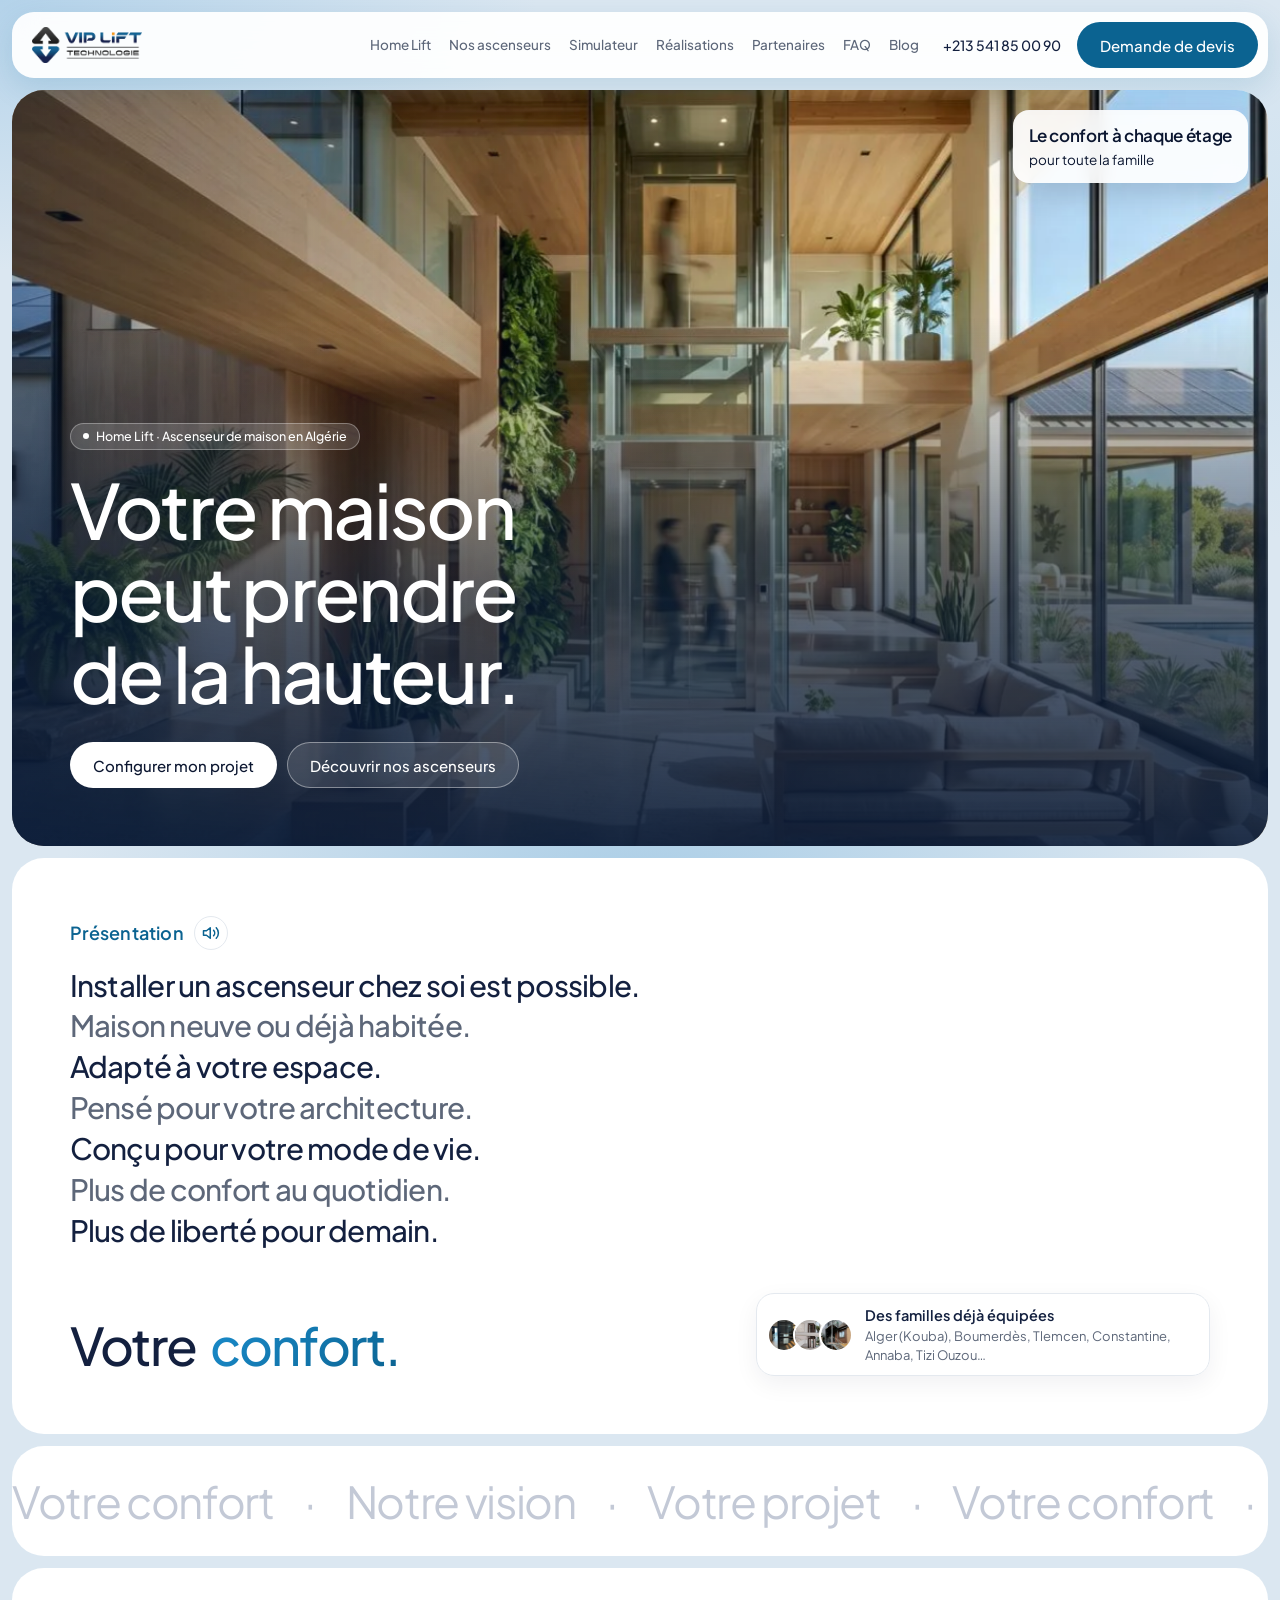
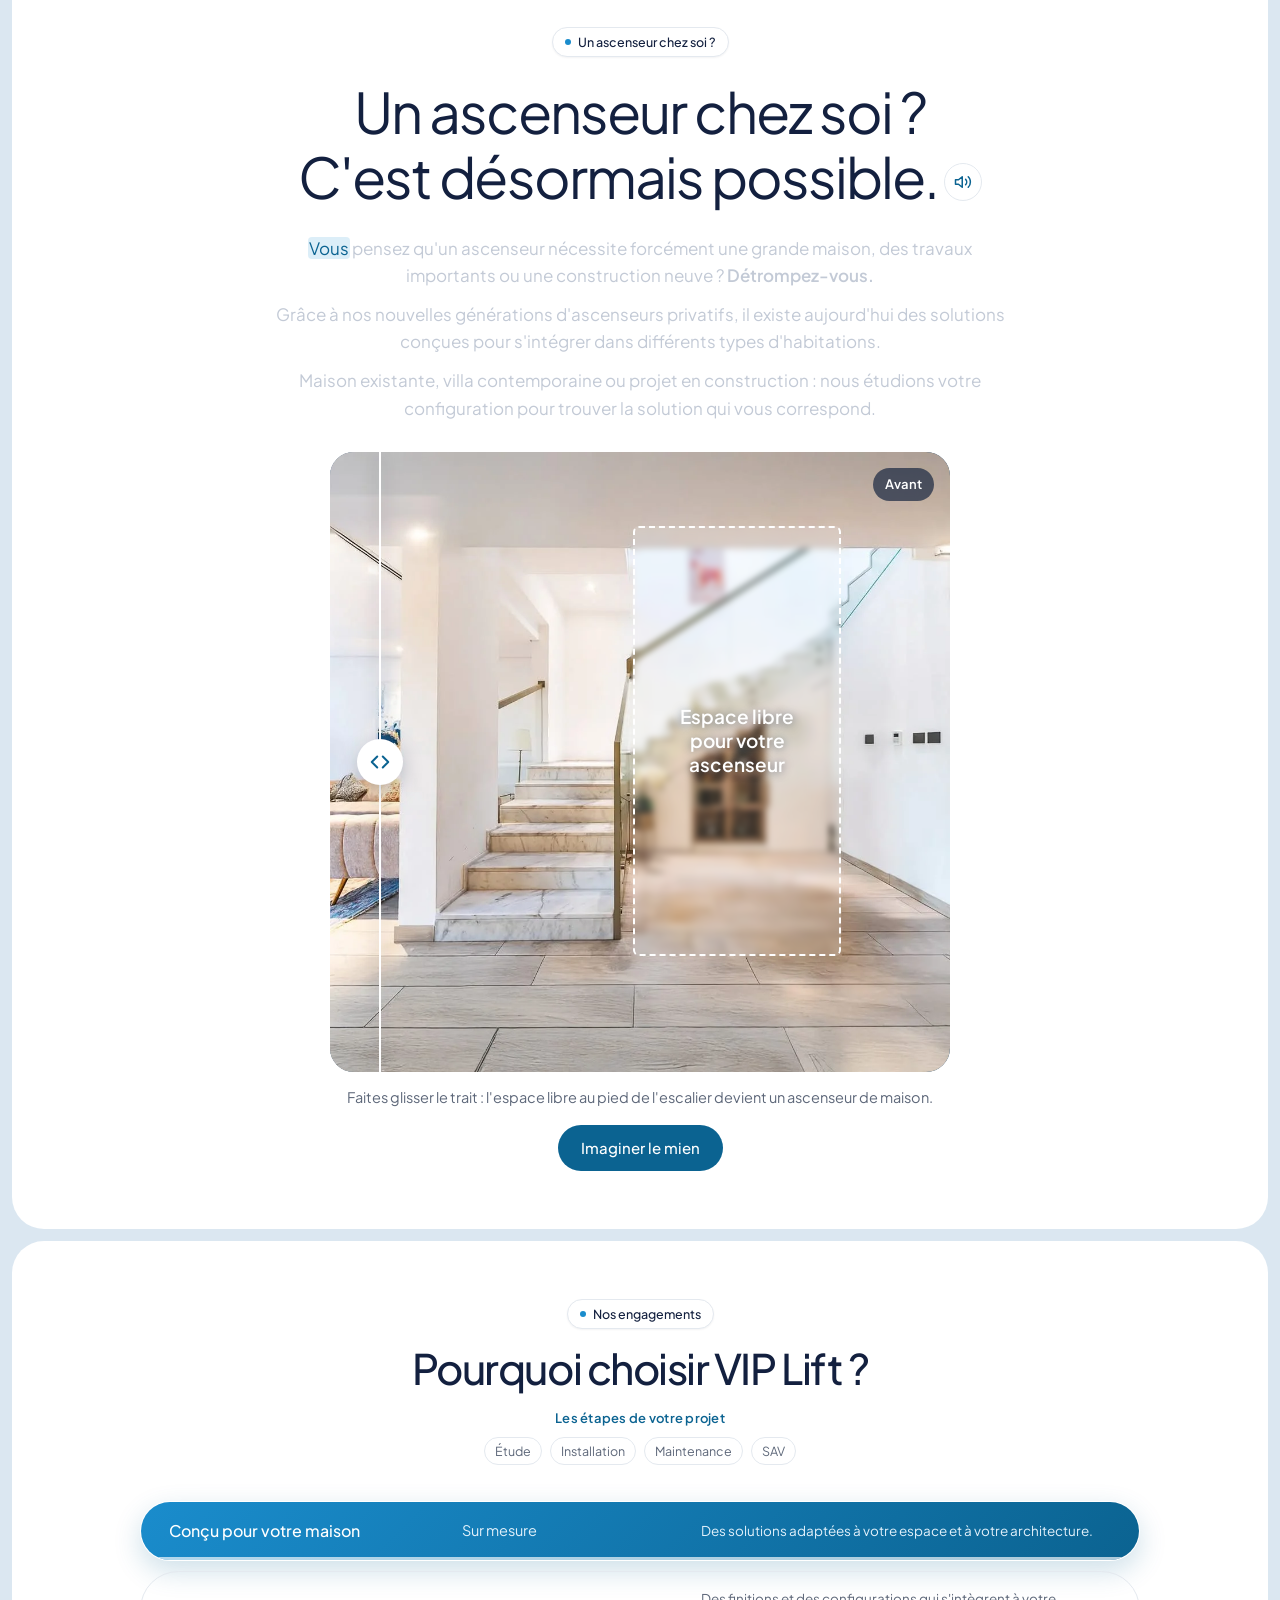
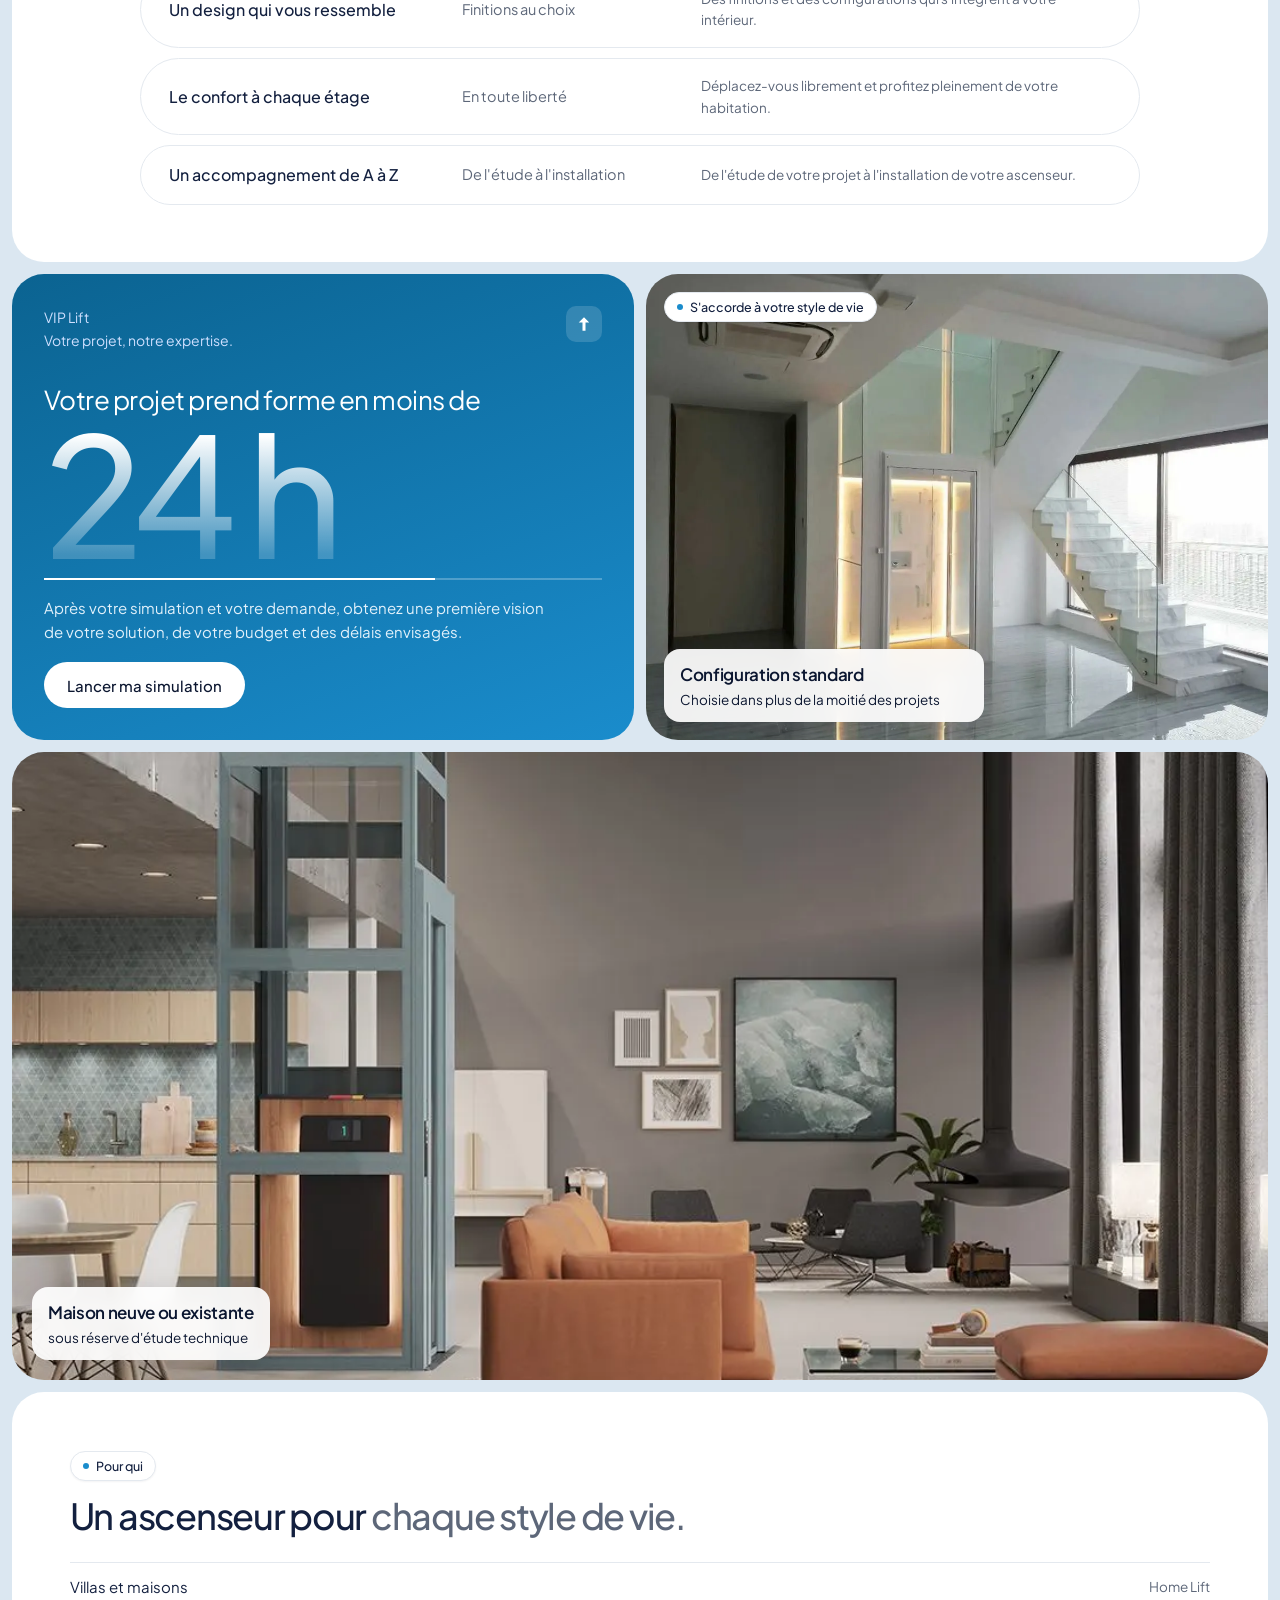
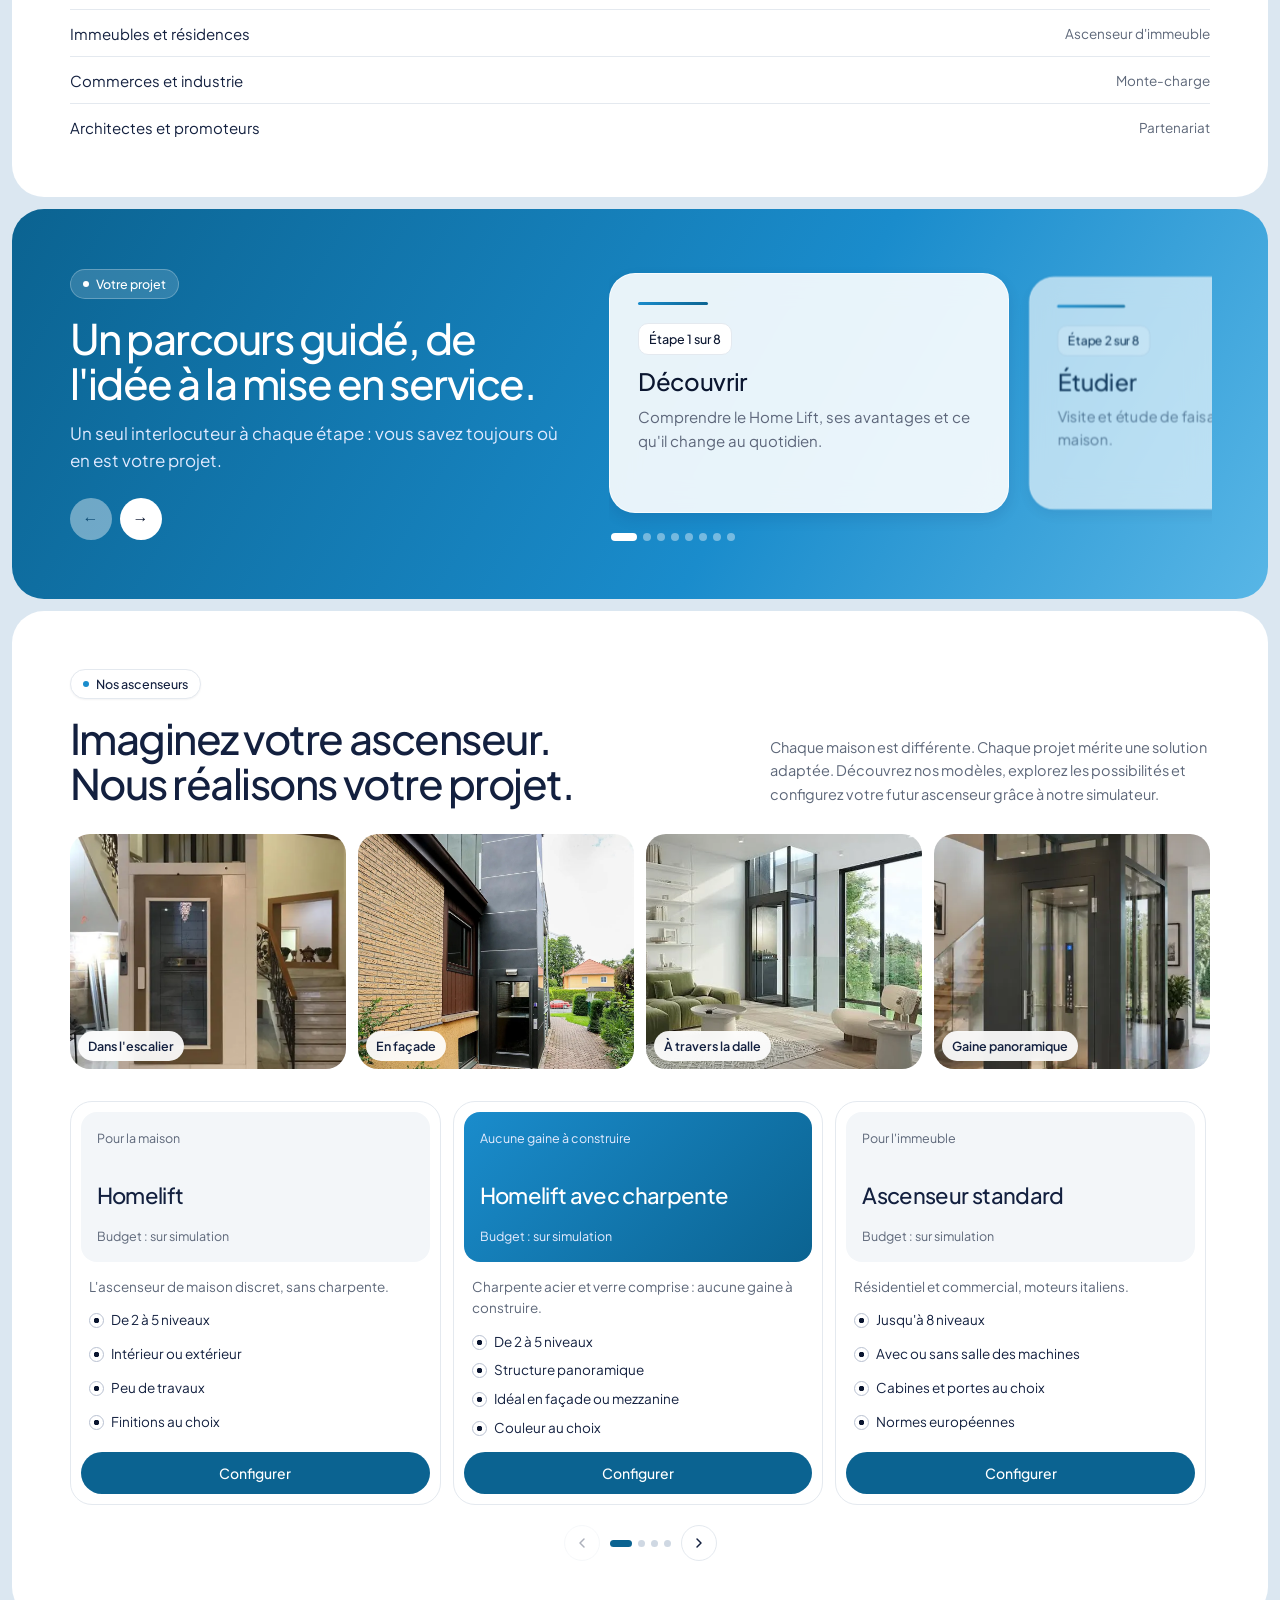
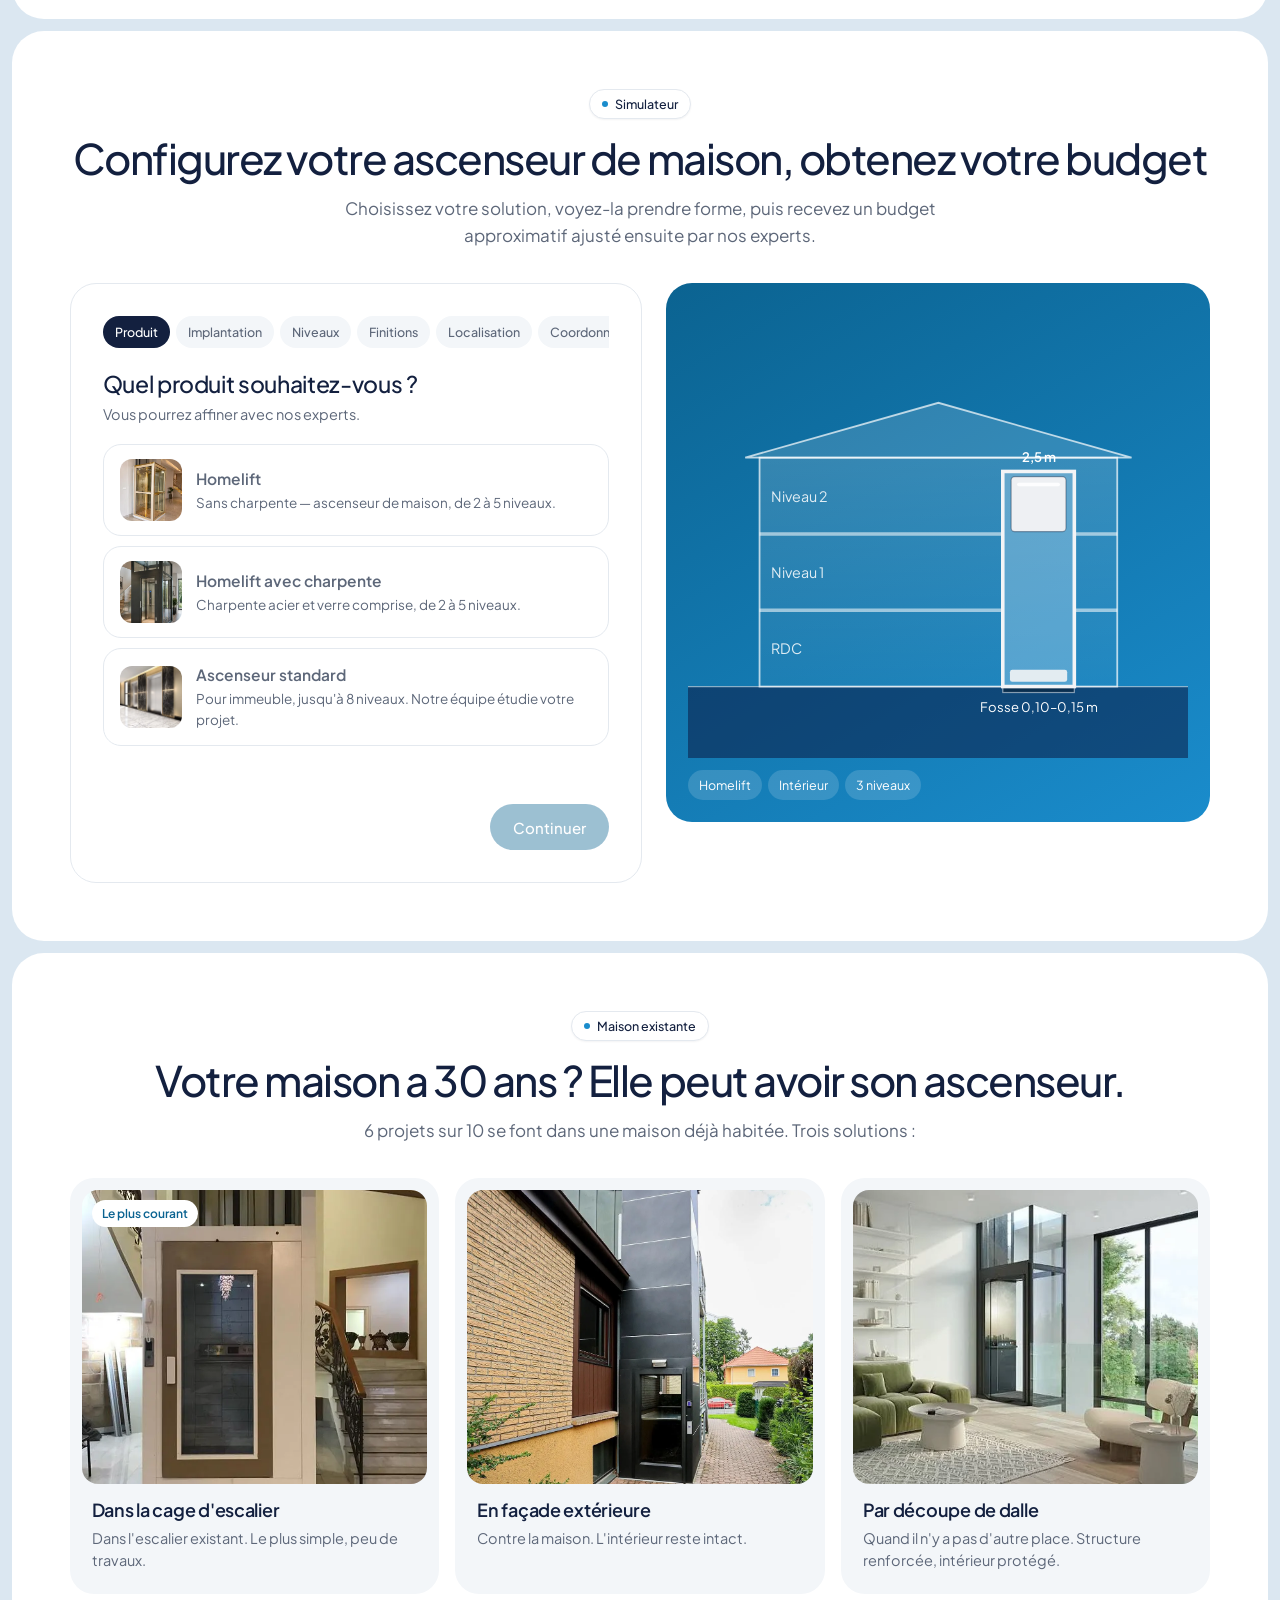
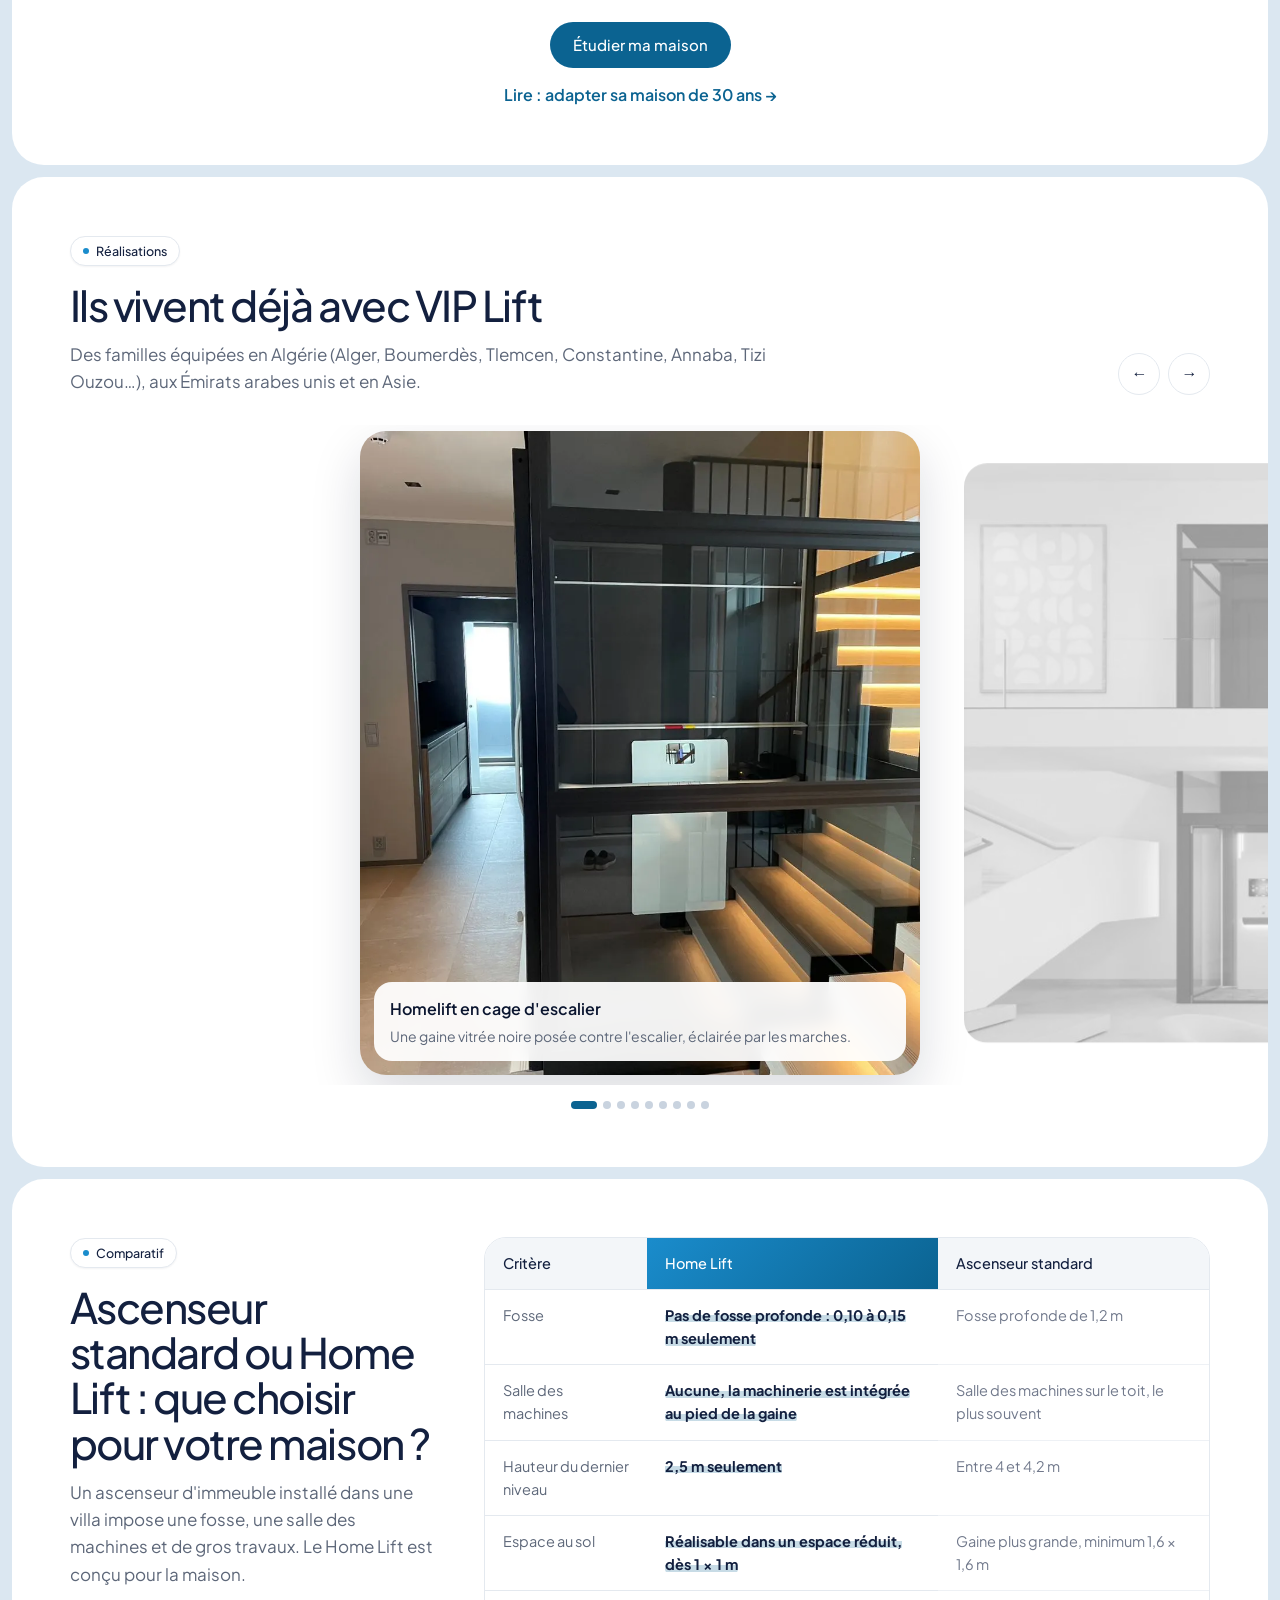
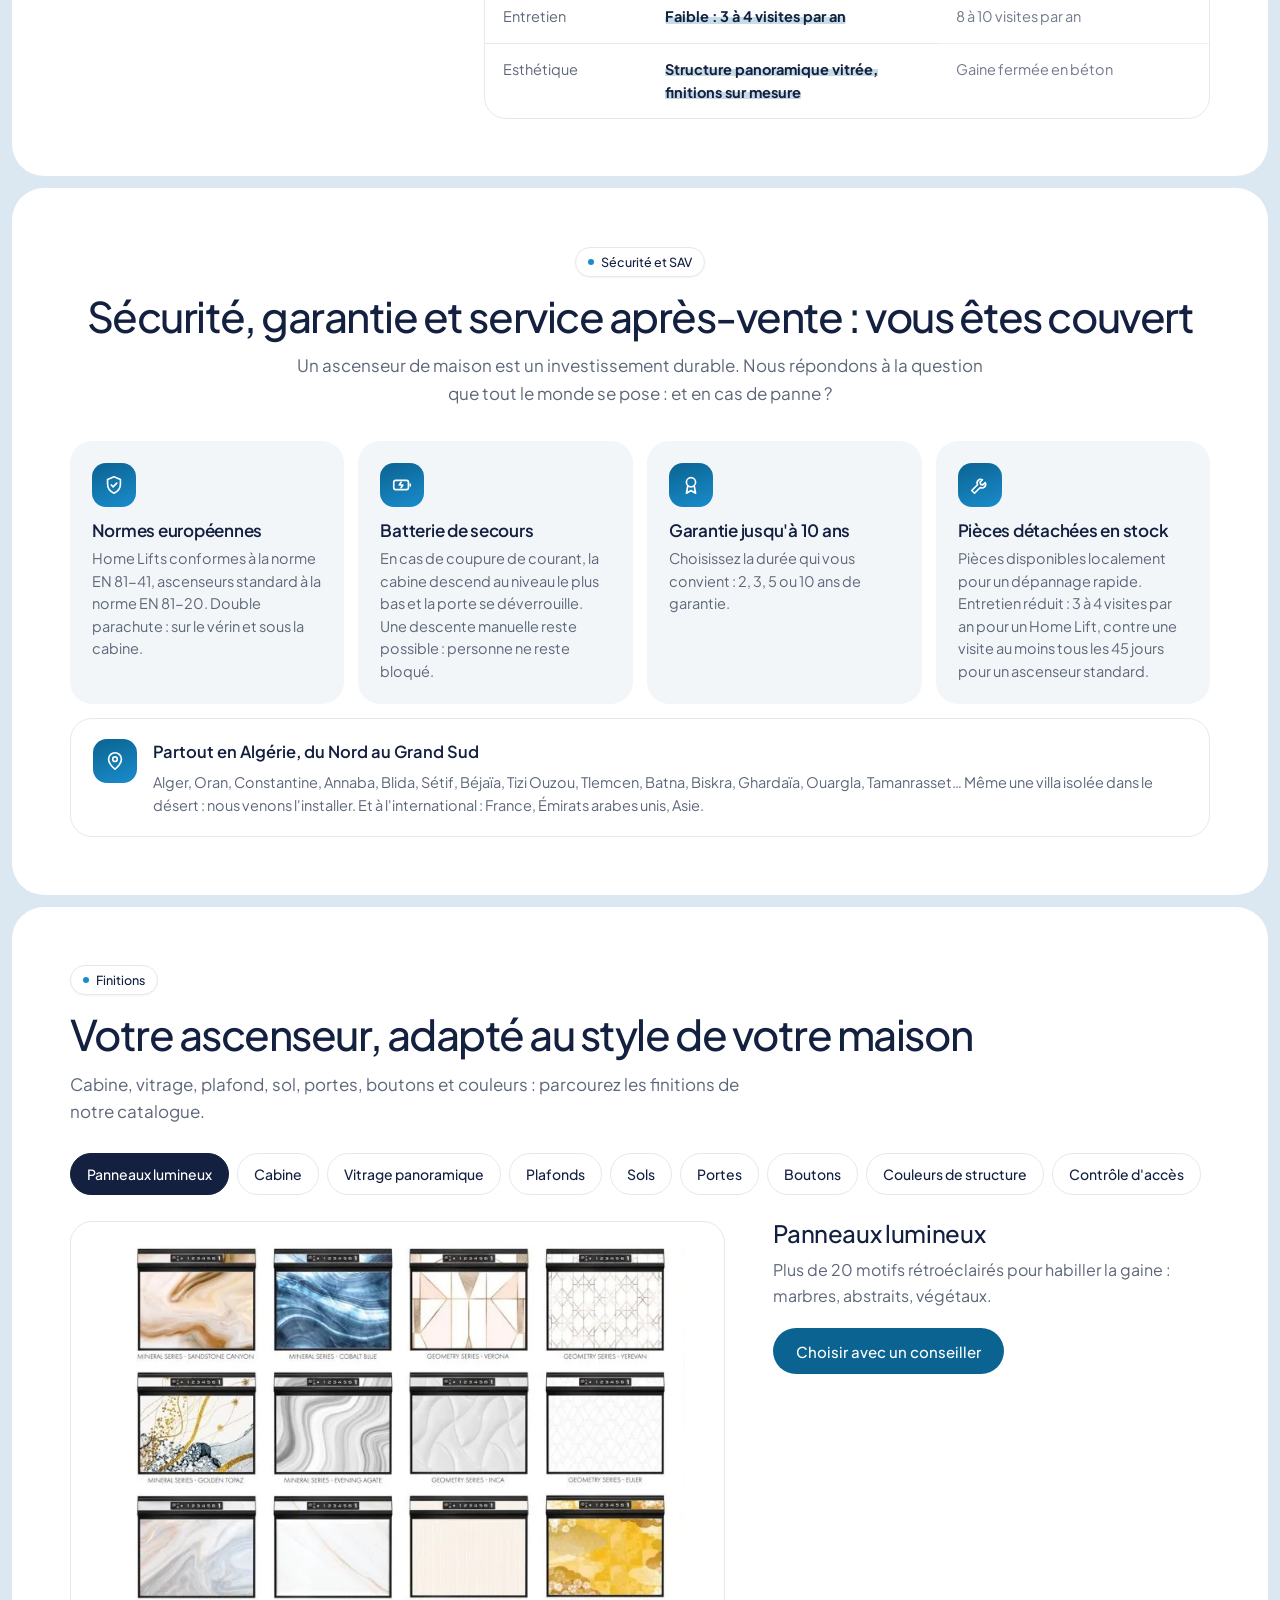
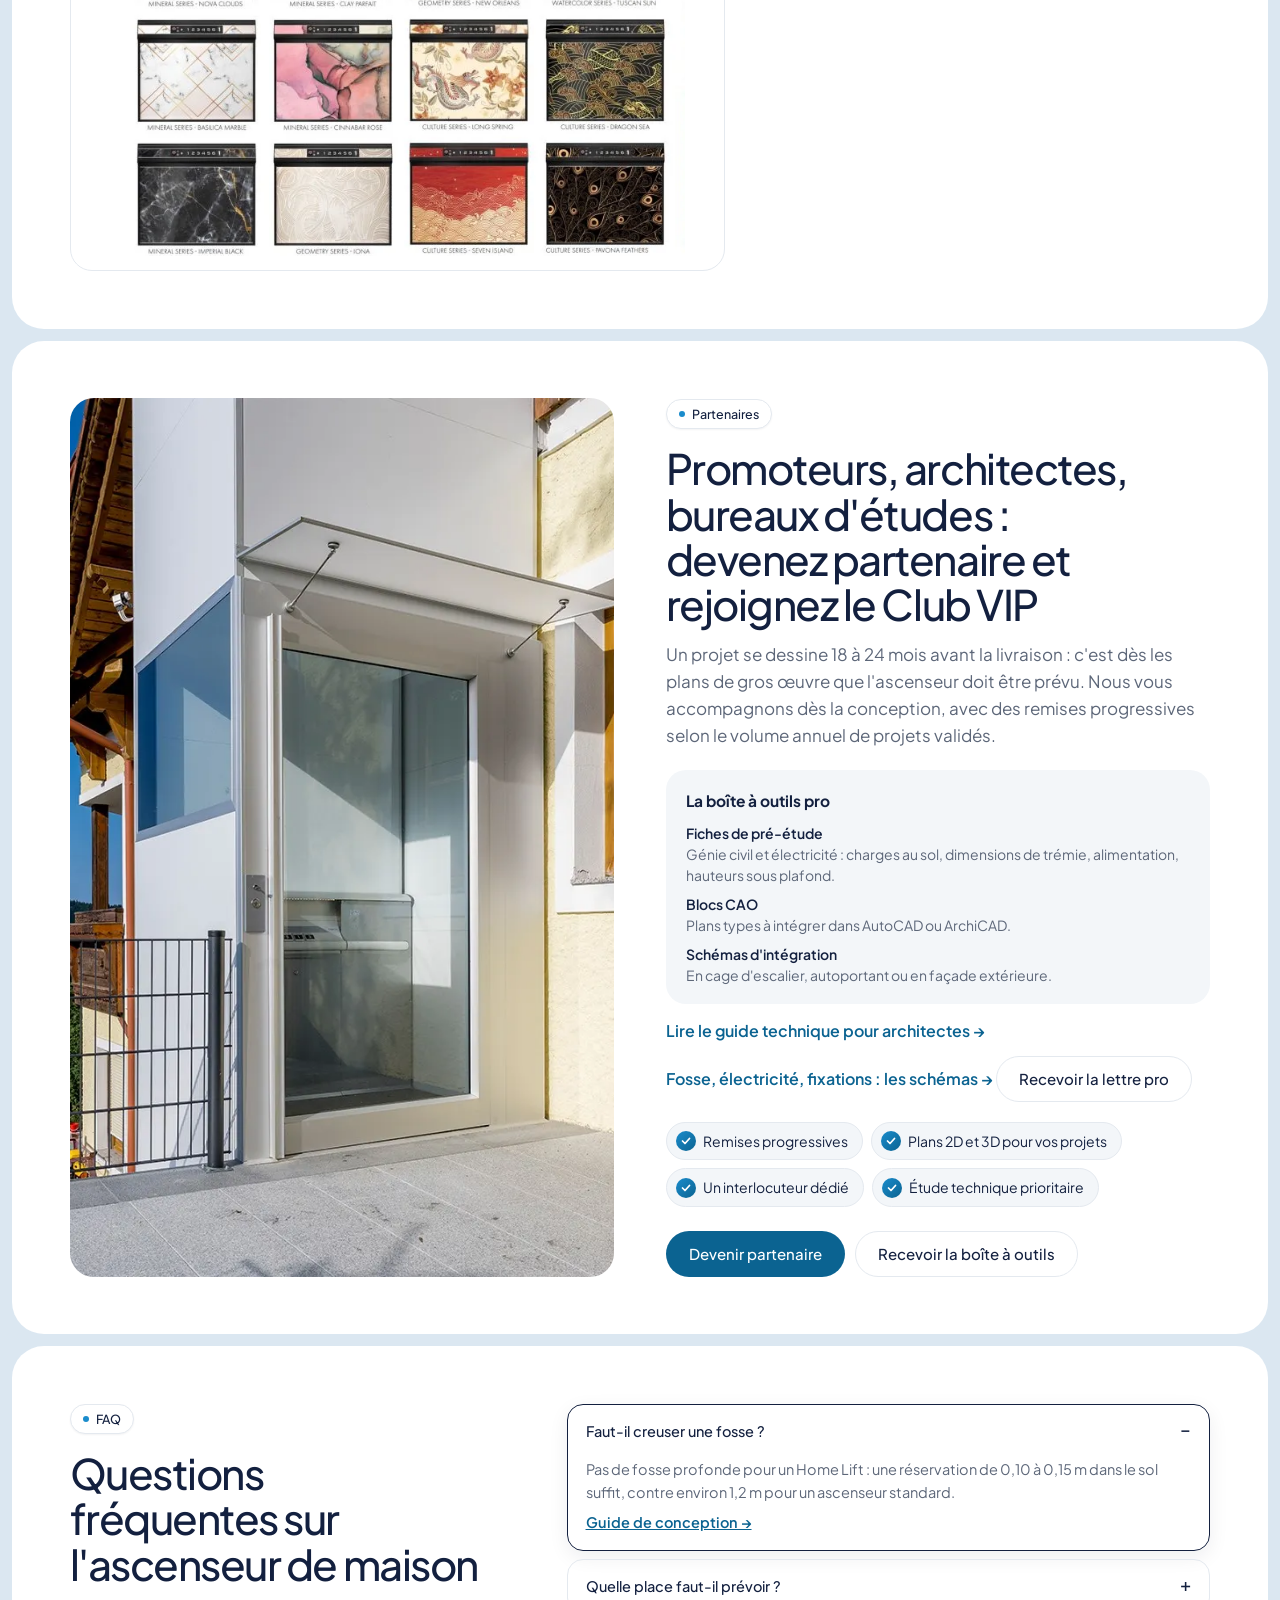
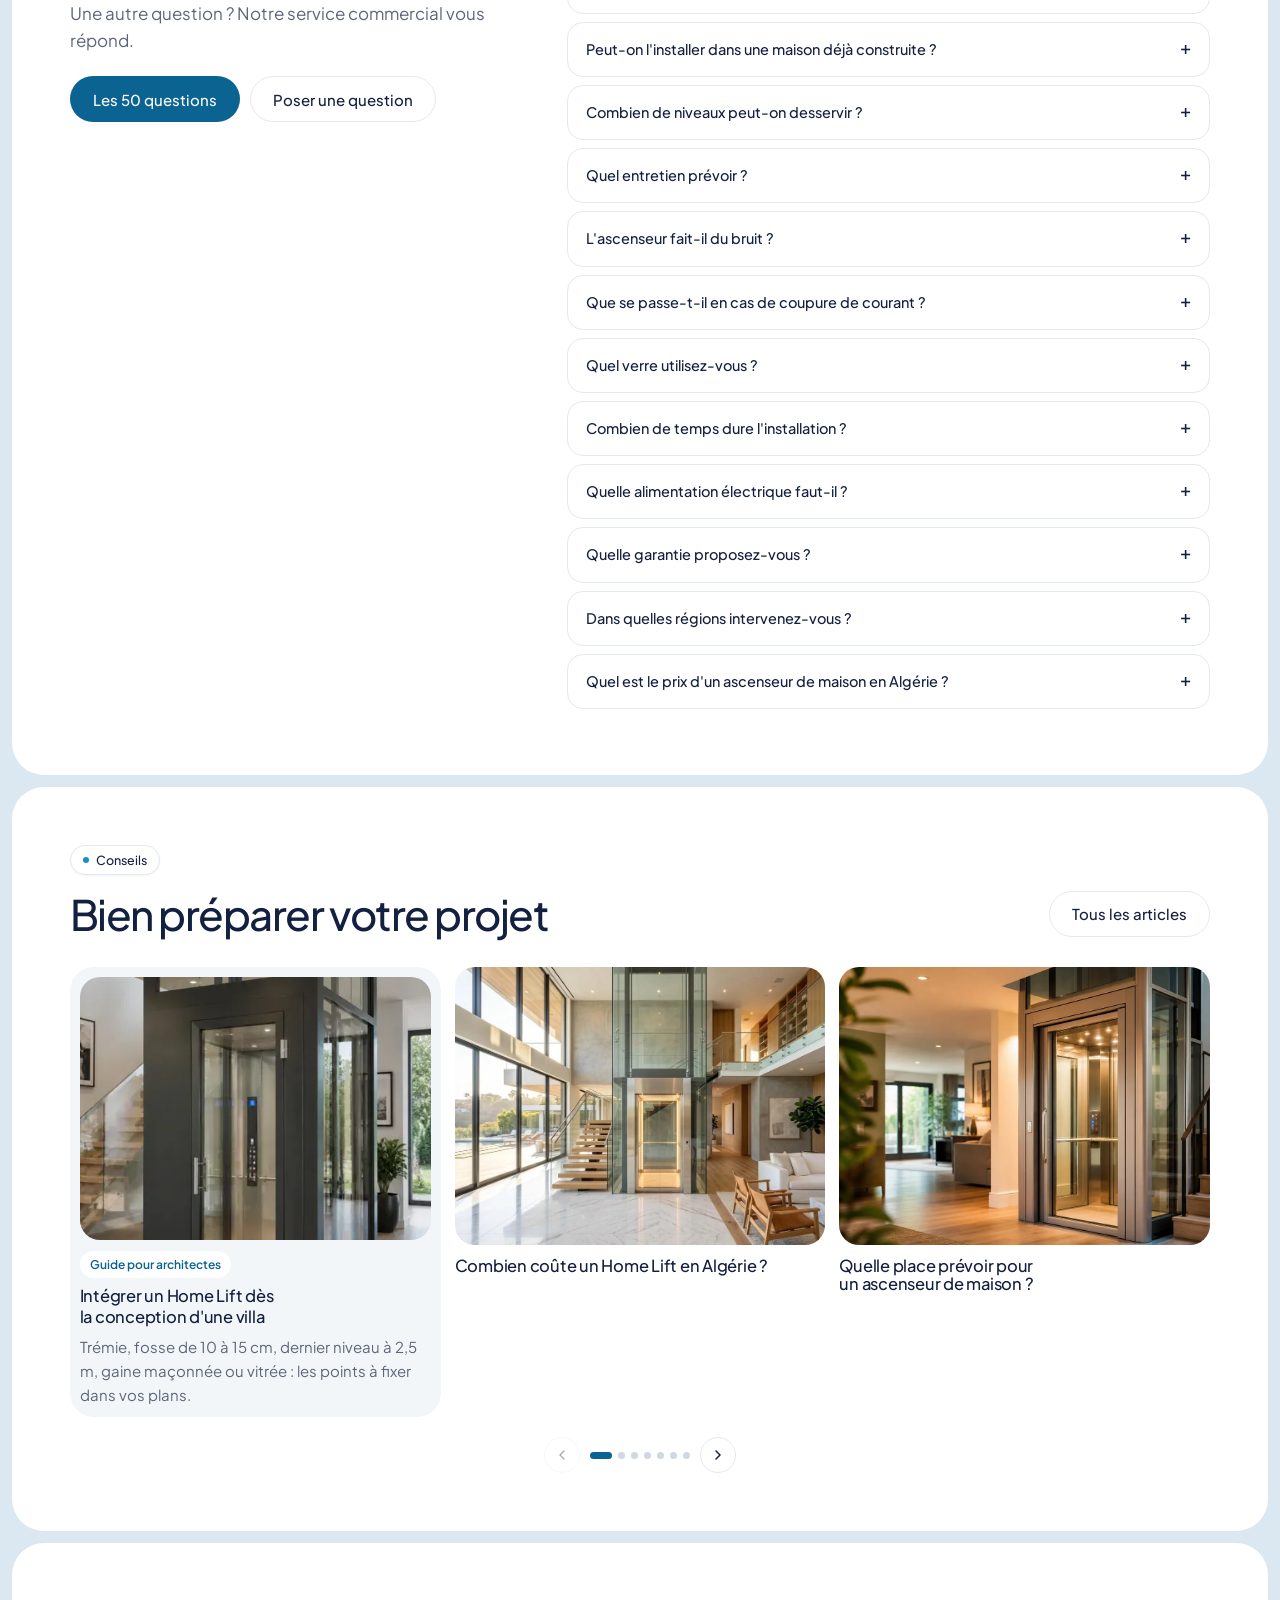
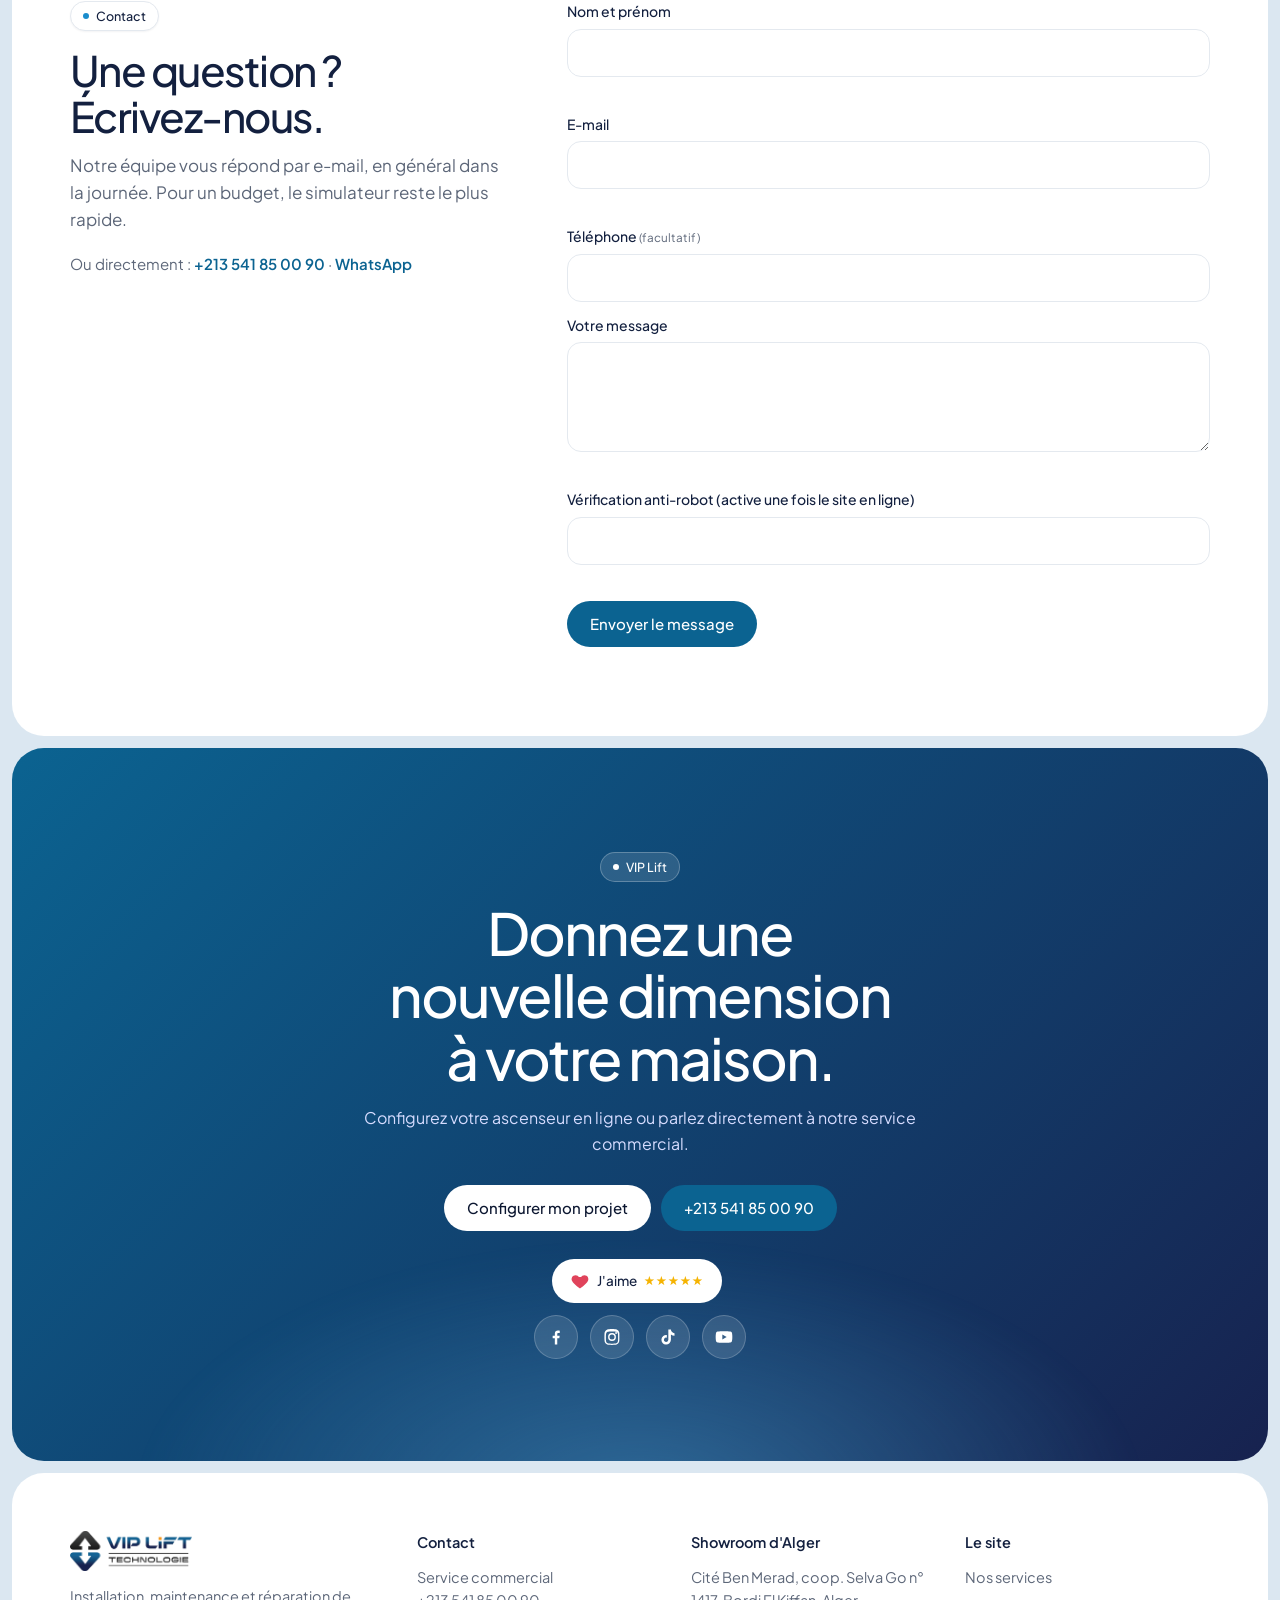
<file: mise-en-ligne/index.html>
<!DOCTYPE html>
<html lang="fr">
<head>
<meta charset="UTF-8">
<meta name="viewport" content="width=device-width, initial-scale=1">
<title>Ascenseur de maison &amp; Home Lift en Algérie | VIP Lift</title>
<meta name="description" content="Expert en ascenseurs privatifs et home lifts en Algérie. Solutions sur mesure, design et sécurisées pour villas et bâtiments. Devis gratuit.">
<link rel="canonical" href="https://vip-lift.com/">
<meta name="theme-color" content="#0b6391">
<meta property="og:type" content="website">
<meta property="og:locale" content="fr_DZ">
<meta property="og:site_name" content="VIP Lift Technologie">
<meta property="og:title" content="Ascenseur de maison &amp; Home Lift en Algérie | VIP Lift">
<meta property="og:description" content="Expert en ascenseurs privatifs et home lifts en Algérie. Solutions sur mesure, design et sécurisées pour villas et bâtiments. Devis gratuit.">
<meta property="og:url" content="https://vip-lift.com/">
<meta property="og:image" content="https://vip-lift.com/img/accueil.webp">
<meta name="twitter:card" content="summary_large_image">
<link rel="preload" as="image" href="img/accueil.webp" fetchpriority="high">
<script type="application/ld+json">[{"@context": "https://schema.org", "@type": "HomeAndConstructionBusiness", "@id": "https://vip-lift.com/#entreprise", "name": "VIP Lift Technologie", "description": "Fourniture, installation et maintenance de Home Lifts (ascenseurs de maison), d'ascenseurs d'immeuble et de monte-charges en Algérie.", "url": "https://vip-lift.com/", "logo": "https://vip-lift.com/img/logo-h.png", "image": "https://vip-lift.com/img/accueil.webp", "telephone": "+213541850090", "email": "contact@vip-lift.com", "address": {"@type": "PostalAddress", "streetAddress": "Cité Ben Merad, coopérative Selva Go n° 1417", "addressLocality": "Bordj El Kiffan", "addressRegion": "Alger", "addressCountry": "DZ"}, "areaServed": [{"@type": "Country", "name": "Algérie"}, {"@type": "Country", "name": "France"}, {"@type": "Country", "name": "Émirats arabes unis"}], "knowsAbout": ["Home Lift", "Ascenseur de maison", "Ascenseur privatif", "Ascenseur d'immeuble", "Monte-charge"], "openingHoursSpecification": [{"@type": "OpeningHoursSpecification", "dayOfWeek": ["Sunday", "Monday", "Tuesday", "Wednesday", "Thursday"], "opens": "09:00", "closes": "17:00"}], "sameAs": ["https://www.facebook.com/viplifttechnologie/", "https://www.instagram.com/vip.lift.algeria/", "https://www.tiktok.com/@vip.lift"], "hasMap": "https://maps.google.com/?cid=10675957484055196396"}, {"@context": "https://schema.org", "@type": "FAQPage", "mainEntity": [{"@type": "Question", "name": "Faut-il creuser une fosse ?", "acceptedAnswer": {"@type": "Answer", "text": "Pas de fosse profonde pour un Home Lift : une réservation de 0,10 à 0,15 m dans le sol suffit, contre environ 1,2 m pour un ascenseur standard."}}, {"@type": "Question", "name": "Quelle place faut-il prévoir ?", "acceptedAnswer": {"@type": "Answer", "text": "Un Home Lift peut s'installer dans un espace réduit, à partir de 1 × 1 m au sol. Un ascenseur standard demande une gaine d'au moins 1,6 × 1,6 m."}}, {"@type": "Question", "name": "Peut-on l'installer dans une maison déjà construite ?", "acceptedAnswer": {"@type": "Answer", "text": "Oui, sous réserve de faisabilité technique : dans un hall, une cage d'escalier, une trémie de dalle ou à l'extérieur, en façade. La visite technique permet de le confirmer."}}, {"@type": "Question", "name": "Combien de niveaux peut-on desservir ?", "acceptedAnswer": {"@type": "Answer", "text": "De 2 à 5 niveaux pour un Home Lift, avec ou sans charpente. Au-delà, nous proposons un ascenseur standard."}}, {"@type": "Question", "name": "Quel entretien prévoir ?", "acceptedAnswer": {"@type": "Answer", "text": "Un entretien faible : 3 à 4 visites par an pour un Home Lift, contre une visite au moins tous les 45 jours (8 à 10 par an) pour un ascenseur standard. Nos pièces détachées sont en stock localement."}}, {"@type": "Question", "name": "L'ascenseur fait-il du bruit ?", "acceptedAnswer": {"@type": "Answer", "text": "Très peu. Le moteur hydraulique est installé au pied de la gaine, loin des chambres, et ne travaille qu'à la montée : la descente se fait par gravité."}}, {"@type": "Question", "name": "Que se passe-t-il en cas de coupure de courant ?", "acceptedAnswer": {"@type": "Answer", "text": "Une batterie de secours prend le relais : la cabine descend au niveau le plus bas et la porte se déverrouille pour que les personnes puissent sortir. Si la coupure se prolonge, une descente manuelle reste possible."}}, {"@type": "Question", "name": "Quelle garantie proposez-vous ?", "acceptedAnswer": {"@type": "Answer", "text": "Vous choisissez une garantie de 2, 3, 5 ou 10 ans. Nos Home Lifts sont conformes à la norme EN 81-41 et nos ascenseurs standard à la norme EN 81-20."}}, {"@type": "Question", "name": "Dans quelles régions intervenez-vous ?", "acceptedAnswer": {"@type": "Answer", "text": "Partout, sans limite géographique : dans toute l'Algérie, y compris le Grand Sud, en France et à l'international (Émirats arabes unis, Asie)."}}, {"@type": "Question", "name": "Quel est le prix d'un ascenseur de maison en Algérie ?", "acceptedAnswer": {"@type": "Answer", "text": "Le budget dépend du produit, du nombre de niveaux, de l'emplacement et de votre wilaya. Le simulateur vous donne un budget approximatif, confirmé ensuite par nos experts."}}, {"@type": "Question", "name": "Quel verre utilisez-vous ?", "acceptedAnswer": {"@type": "Answer", "text": "Uniquement du verre feuilleté de sécurité : s'il est choqué, il se fissure mais reste en place, et rien ne passe au travers."}}, {"@type": "Question", "name": "Combien de temps dure l'installation ?", "acceptedAnswer": {"@type": "Answer", "text": "Le montage sur site prend en moyenne 7 à 12 jours, une fois la fosse et l'alimentation électrique prêtes."}}, {"@type": "Question", "name": "Quelle alimentation électrique faut-il ?", "acceptedAnswer": {"@type": "Answer", "text": "Du 220 V monophasé ou du 380 V triphasé, pour 2,9 kW jusqu'à 400 kg, avec un disjoncteur dédié à l'ascenseur."}}]}]</script>
<link rel="icon" type="image/png" sizes="32x32" href="img/favicon-32.png"><link rel="icon" type="image/png" sizes="192x192" href="img/favicon-192.png"><link rel="apple-touch-icon" href="img/apple-touch-icon.png">
<link rel="preconnect" href="https://fonts.googleapis.com"><link rel="preconnect" href="https://fonts.gstatic.com" crossorigin>
<link href="https://fonts.googleapis.com/css2?family=Plus+Jakarta+Sans:wght@400;500;600&display=swap" rel="stylesheet">
<link rel="stylesheet" href="style.css?v=38">
<script>new MutationObserver(()=>{for(const c of document.querySelectorAll('.stack td:not([data-l])')){let i=0,p=c;while(p=p.previousElementSibling)i+=p.colSpan;c.dataset.l=c.closest('table').rows[0].cells[i]?.textContent||''}}).observe(document,{childList:true,subtree:true})</script>
</head>
<body>

<header class="nav"><div>
  <a class="logo" href="#accueil" aria-label="VIP Lift Technologie – accueil"><img src="img/logo-h.png" alt="VIP Lift Technologie" width="1024" height="334" decoding="async"></a>
  <nav aria-label="Navigation principale">
    <a href="#possible">Home Lift</a><a href="#offres">Nos ascenseurs</a><a href="#simulateur">Simulateur</a><a href="#realisations">Réalisations</a><a href="#partenaires">Partenaires</a><a href="#faq">FAQ</a><a href="#blog">Blog</a>
  </nav>
  <a class="tel" href="tel:+213541850090">+213 541 85 00 90</a>
  <a class="btn or" href="#simulateur">Demande de devis</a>
  <button type="button" class="mbtn" id="menuBtn" aria-label="Ouvrir le menu" aria-expanded="false" aria-controls="msheet"><svg viewBox="0 0 24 24" aria-hidden="true"><path d="M4 7h16M4 12h16M4 17h10"/></svg></button>
</div></header>

<main>
<section class="panel heroimg" id="accueil" data-floor="Accueil">
  <img class="kb" src="img/accueil.webp" alt="Ascenseur de maison vitré au cœur d'une villa lumineuse en bois et en verre" fetchpriority="high" width="1482" height="860" decoding="async">
  <div class="hov">
    <h1><span class="pill">Home Lift · Ascenseur de maison en Algérie</span><span class="h1t">Votre maison peut prendre de la hauteur.</span></h1>
    <div class="hcta"><a class="btn wh" href="#simulateur">Configurer mon projet</a><a class="btn glass" href="#offres">Découvrir nos ascenseurs</a></div>
  </div>
  <div class="chip hchip"><b>Le confort à chaque étage</b>pour toute la famille</div>
</section>

<section class="panel hero2">
  <div>
    <h2 class="ptitle">Présentation<button type="button" id="ecouter2" class="spk" hidden aria-label="Écouter la présentation" title="Écouter la présentation"><svg viewBox="0 0 24 24" aria-hidden="true"><path d="M11 5 6 9H2v6h4l5 4z"/><path class="w1" d="M15.5 8.5a5 5 0 0 1 0 7"/><path class="w2" d="M19 5a10 10 0 0 1 0 14"/></svg></button></h2>
    <ul class="lines" id="lines" aria-label="Aujourd'hui, installer un ascenseur chez soi est possible">
      <li><span>Installer un ascenseur chez soi est possible.</span></li>
      <li><span>Maison neuve ou déjà habitée.</span></li>
      <li><span>Adapté à votre espace.</span></li>
      <li><span>Pensé pour votre architecture.</span></li>
      <li><span>Conçu pour votre mode de vie.</span></li>
      <li><span>Plus de confort au quotidien.</span></li>
      <li><span>Plus de liberté pour demain.</span></li>
      <li><span>Le plaisir à chaque étage.</span></li>
    </ul>
    <p class="rotl" aria-label="Votre confort, notre vision, votre projet">Votre <span class="rot" aria-hidden="true"><span class="rotin" id="rotin"><span>confort.</span><span>vision.</span><span>projet.</span><span>confort.</span></span></span></p>
  </div>
  <div>
    <div class="trust"><div class="av"><img src="img/r1.webp" alt="Home Lift VIP Lift installé dans une villa en Algérie" width="962" height="1280" decoding="async"><img src="img/r6.webp" alt="Ascenseur de maison VIP Lift en Algérie" width="647" height="648" decoding="async"><img src="img/r8.webp" alt="Ascenseur privatif VIP Lift dans une maison" width="1080" height="1080" decoding="async"></div><div><b>Des familles déjà équipées</b><span>Alger (Kouba), Boumerdès, Tlemcen, Constantine, Annaba, Tizi Ouzou…</span></div></div>
  </div>
</section>

<div class="panel marq" aria-hidden="true"><div>
  <span>Votre confort</span><span>Notre vision</span><span>Votre projet</span><span>Votre confort</span><span>Notre vision</span><span>Votre projet</span>
  <span>Votre confort</span><span>Notre vision</span><span>Votre projet</span><span>Votre confort</span><span>Notre vision</span><span>Votre projet</span>
</div></div>

<section class="panel center" id="possible" data-floor="C'est possible">
  <span class="pill">Un ascenseur chez soi ?</span>
  <p class="mani">Un ascenseur chez soi ? C'est désormais possible.<button type="button" id="ecouter" class="spk" hidden aria-label="Écouter le texte" title="Écouter le texte"><svg viewBox="0 0 24 24" aria-hidden="true"><path d="M11 5 6 9H2v6h4l5 4z"/><path class="w1" d="M15.5 8.5a5 5 0 0 1 0 7"/><path class="w2" d="M19 5a10 10 0 0 1 0 14"/></svg></button></p>
  <div class="poss" data-kara>
    <p>Vous pensez qu'un ascenseur nécessite forcément une grande maison, des travaux importants ou une construction neuve ? <b>Détrompez-vous.</b></p>
    <p>Grâce à nos nouvelles générations d'ascenseurs privatifs, il existe aujourd'hui des solutions conçues pour s'intégrer dans différents types d'habitations.</p>
    <p>Maison existante, villa contemporaine ou projet en construction : nous étudions votre configuration pour trouver la solution qui vous correspond.</p>
  </div>
  <div class="possba">
    <div class="ba" id="ba" role="slider" tabindex="0" aria-label="Comparer avant et après l'installation" aria-valuemin="0" aria-valuemax="100" aria-valuenow="8">
    <div class="ba-a"><img src="img/avant.webp" alt="Avant : l'espace vide au pied de l'escalier" loading="lazy" width="1080" height="1080" decoding="async"><div class="ba-zone"><span>Espace libre<br>pour votre ascenseur</span></div></div>
    <div class="ba-b"><img src="img/apres.webp" alt="Après : l'ascenseur de maison installé au pied de l'escalier" loading="lazy" width="1080" height="1080" decoding="async"></div>
    <span class="ba-t l">Après</span><span class="ba-t r">Avant</span>
    <div class="ba-h"><span class="ba-k" aria-hidden="true"><svg viewBox="0 0 24 24"><path d="M9 6l-6 6 6 6M15 6l6 6-6 6"/></svg></span></div>
  </div>
    <p class="bahint">Faites glisser le trait : l'espace libre au pied de l'escalier devient un ascenseur de maison.</p>
    <a class="btn" href="#simulateur">Imaginer le mien</a>
  </div>
</section>

<section class="panel center" id="services" data-floor="Pourquoi VIP Lift">
  <span class="pill">Nos engagements</span>
  <h2 style="margin-top:16px">Pourquoi choisir VIP Lift ?</h2>
  <p class="stl">Les étapes de votre projet</p>
  <div class="tags"><span>Étude</span><span>Installation</span><span>Maintenance</span><span>SAV</span></div>
  <div class="svc" id="svc" style="text-align:left">
    <button type="button" class="row" aria-pressed="false"><b>Conçu pour votre maison</b><span class="tl">Sur mesure</span><span class="ds">Des solutions adaptées à votre espace et à votre architecture.</span></button>
    <button type="button" class="row" aria-pressed="false"><b>Un design qui vous ressemble</b><span class="tl">Finitions au choix</span><span class="ds">Des finitions et des configurations qui s'intègrent à votre intérieur.</span></button>
    <button type="button" class="row" aria-pressed="false"><b>Le confort à chaque étage</b><span class="tl">En toute liberté</span><span class="ds">Déplacez-vous librement et profitez pleinement de votre habitation.</span></button>
    <button type="button" class="row" aria-pressed="false"><b>Un accompagnement de A à Z</b><span class="tl">De l'étude à l'installation</span><span class="ds">De l'étude de votre projet à l'installation de votre ascenseur.</span></button>
  </div>
</section>

<div class="duo" data-floor="Engagement">
  <div class="card stat">
    <div class="top"><span>VIP Lift<br>Votre projet, notre expertise.</span><span class="ic" aria-hidden="true"><svg width="18" height="18" viewBox="0 0 24 24" fill="#fff"><path d="M12 3l7 7h-5v11h-4V10H5z"/></svg></span></div>
    <div><p class="lb">Votre projet prend forme en moins&nbsp;de</p><div class="big">24 h</div><div class="bar"></div><p class="sd">Après votre simulation et votre demande, obtenez une première vision de votre solution, de votre budget et des délais envisagés.</p><a class="btn wh" style="margin-top:18px" href="#simulateur">Lancer ma simulation</a></div>
  </div>
  <div class="card ph"><img src="img/marbre.webp" alt="Ascenseur vitré dans un hall en marbre" loading="lazy" width="1200" height="900" decoding="async"><span class="pill">S'accorde à votre style de vie</span><div class="chip"><b>Configuration standard</b>Choisie dans plus de la moitié des projets</div></div>
</div>







<div class="bigph"><img src="img/salon.webp" alt="Ascenseur vitré installé dans un salon contemporain" loading="lazy" width="1100" height="800" decoding="async"><div class="chip"><b>Maison neuve ou existante</b>sous réserve d'étude technique</div></div>

<section class="panel" id="pourqui" data-floor="Pour qui"><span class="pill">Pour qui</span><h2 style="margin-top:16px;font-size:clamp(26px,3vw,36px)">Un ascenseur pour <span style="color:var(--mut)">chaque style de vie.</span></h2>
    <div class="seg"><div>Villas et maisons<span>Home Lift</span></div><div>Immeubles et résidences<span>Ascenseur d'immeuble</span></div><div>Commerces et industrie<span>Monte-charge</span></div><div>Architectes et promoteurs<span>Partenariat</span></div></div></section>

<section class="panel proc" id="parcours" data-floor="Parcours">
  <div><span class="pill">Votre projet</span><h2 style="margin-top:16px">Un parcours guidé, de l'idée à la mise en service.</h2><p class="lead">Un seul interlocuteur à chaque étape : vous savez toujours où en est votre projet.</p>
    <div class="arrows"><button type="button" id="pPrev" aria-label="Étape précédente">←</button><button type="button" id="pNext" aria-label="Étape suivante">→</button></div></div>
  <div><div class="deck" id="deck" aria-label="Étapes du projet, faites défiler"></div><div class="dots" id="dots"></div><p class="swipe">Faites glisser pour voir les étapes →</p></div>
</section>

<section class="panel" id="offres" data-floor="Solutions">
  <div class="planhd"><div><span class="pill">Nos ascenseurs</span><h2 style="margin-top:16px">Imaginez votre ascenseur.<br>Nous réalisons votre projet.</h2></div><p>Chaque maison est différente. Chaque projet mérite une solution adaptée. Découvrez nos modèles, explorez les possibilités et configurez votre futur ascenseur grâce à notre simulateur.</p></div>
  <div class="impl"> <figure><img src="img/r3.webp" alt="Home Lift installé dans une cage d'escalier" loading="lazy" decoding="async" width="679" height="993"><figcaption>Dans l'escalier</figcaption></figure> <figure><img src="img/r10.webp" alt="Home Lift installé en façade d'une maison" loading="lazy" decoding="async" width="1080" height="1080"><figcaption>En façade</figcaption></figure> <figure><img src="img/r-dalle.webp" alt="Home Lift traversant la dalle d'un salon en double hauteur" loading="lazy" decoding="async" width="588" height="441"><figcaption>À travers la dalle</figcaption></figure> <figure><img src="img/p-charpente.webp" alt="Home Lift panoramique avec charpente acier et verre" loading="lazy" decoding="async" width="480" height="642"><figcaption>Gaine panoramique</figcaption></figure> </div> <div class="plans">
    <article class="plan"><div class="hd"><small>Pour la maison</small><b>Homelift</b><span>Budget : sur simulation</span></div><p class="ds">L'ascenseur de maison discret, sans charpente.</p><ul><li>De 2 à 5 niveaux</li><li>Intérieur ou extérieur</li><li>Peu de travaux</li><li>Finitions au choix</li></ul><a class="btn" href="#simulateur" data-pre="HOME_LIFT_HYDRAULIQUE">Configurer</a></article>
    <article class="plan hot"><div class="hd"><small>Aucune gaine à construire</small><b>Homelift avec charpente</b><span>Budget : sur simulation</span></div><p class="ds">Charpente acier et verre comprise : aucune gaine à construire.</p><ul><li>De 2 à 5 niveaux</li><li>Structure panoramique</li><li>Idéal en façade ou mezzanine</li><li>Couleur au choix</li></ul><a class="btn" href="#simulateur" data-pre="HOME_LIFT_AVEC_CHARPENTE">Configurer</a></article>
    <article class="plan"><div class="hd"><small>Pour l'immeuble</small><b>Ascenseur standard</b><span>Budget : sur simulation</span></div><p class="ds">Résidentiel et commercial, moteurs italiens.</p><ul><li>Jusqu'à 8 niveaux</li><li>Avec ou sans salle des machines</li><li>Cabines et portes au choix</li><li>Normes européennes</li></ul><a class="btn" href="#simulateur" data-pre="ASCENSEUR_STANDARD">Configurer</a></article>
    <article class="plan"><div class="hd"><small>Pour l'industrie</small><b>Monte-charge</b><span>Budget : sur étude</span></div><p class="ds">Robuste et sûr pour les marchandises lourdes.</p><ul><li>Jusqu'à 5 000 kg</li><li>Hydraulique ou électrique</li><li>Double accès</li><li>Acier renforcé</li></ul><a class="btn" href="https://wa.me/213541850090?text=Bonjour%20VIP%20Lift%2C%20je%20souhaite%20un%20devis%20pour%20un%20monte-charge.">Nous contacter</a></article>
  </div>
</section>

<section class="panel" id="simulateur" data-floor="Simulateur">
  <div class="center"><span class="pill">Simulateur</span><h2 style="margin-top:16px">Configurez votre ascenseur de maison, obtenez votre budget</h2><p class="lead">Choisissez votre solution, voyez-la prendre forme, puis recevez un budget approximatif ajusté ensuite par nos experts.</p></div>
  <div class="sim">
    <div class="wiz">
      <div class="stepper" id="stepper"></div>
      <div id="wbody"></div>
    </div>
    <aside class="view" aria-label="Aperçu de votre configuration">
      <svg id="pv" viewBox="0 0 420 380" role="img" aria-label="Coupe de la maison avec l'ascenseur configuré"></svg>
      <div class="lab" id="plab"></div>
    </aside>
  </div>
</section>


<section class="panel" id="renovation" data-floor="Maison existante">
  <div class="center"><span class="pill">Maison existante</span><h2 style="margin-top:16px">Votre maison a 30 ans ? Elle peut avoir son ascenseur.</h2><p class="lead" style="margin-left:auto;margin-right:auto">6 projets sur 10 se font dans une maison déjà habitée. Trois solutions :</p></div>
  <div class="rgrid">
    <article class="rcard"><div class="rimg"><img src="img/r3.webp" alt="Ascenseur de maison installé le long d'un escalier existant" loading="lazy" width="679" height="993" decoding="async"><span class="rtag">Le plus courant</span></div><h3>Dans la cage d'escalier</h3><p>Dans l'escalier existant. Le plus simple, peu de travaux.</p></article>
    <article class="rcard"><div class="rimg"><img src="img/r10.webp" alt="Ascenseur installé en façade extérieure d'une maison" loading="lazy" width="1080" height="1080" decoding="async"></div><h3>En façade extérieure</h3><p>Contre la maison. L'intérieur reste intact.</p></article>
    <article class="rcard"><div class="rimg"><img src="img/r-dalle.webp" alt="Home Lift vitré traversant la dalle d'un salon en double hauteur" loading="lazy" width="588" height="441" decoding="async"></div><h3>Par découpe de dalle</h3><p>Quand il n'y a pas d'autre place. Structure renforcée, intérieur protégé.</p></article>
  </div>
  <div class="center" style="margin-top:28px"><a class="btn" href="#simulateur">Étudier ma maison</a><br><a class="guide-link" href="adapter-maison-30-ans-home-lift.html">Lire : adapter sa maison de 30 ans →</a></div>
</section>

<section class="panel" id="realisations" data-floor="Réalisations">
  <div class="rhead"><div><span class="pill">Réalisations</span><h2 style="margin-top:16px">Ils vivent déjà avec VIP Lift</h2><p class="lead">Des familles équipées en Algérie (Alger, Boumerdès, Tlemcen, Constantine, Annaba, Tizi Ouzou…), aux Émirats arabes unis et en Asie.</p></div>
    <div class="rar"><button type="button" id="rPrev" aria-label="Précédent">←</button><button type="button" id="rNext" aria-label="Suivant">→</button></div></div>
  <div class="car" id="car" tabindex="0" aria-label="Réalisations, faites défiler"></div><div class="cdots" id="cdots"></div>
</section>

<section class="panel" id="comparatif" data-floor="Comparatif">
  <div class="cmpwrap">
    <div><span class="pill">Comparatif</span><h2 style="margin-top:16px">Ascenseur standard ou Home Lift : que choisir pour votre maison ?</h2><p class="lead">Un ascenseur d'immeuble installé dans une villa impose une fosse, une salle des machines et de gros travaux. Le Home Lift est conçu pour la maison.</p></div>
    <table class="stack">
      <thead><tr><th>Critère</th><th>Home Lift</th><th>Ascenseur standard</th></tr></thead>
      <tbody>
        <tr><td>Fosse</td><td>Pas de fosse profonde : 0,10 à 0,15 m seulement</td><td class="nb">Fosse profonde de 1,2 m</td></tr>
        <tr><td>Salle des machines</td><td>Aucune, la machinerie est intégrée au pied de la gaine</td><td>Salle des machines sur le toit, le plus souvent</td></tr>
        <tr><td>Hauteur du dernier niveau</td><td class="nb">2,5 m seulement</td><td>Entre 4 et 4,2 m</td></tr>
        <tr><td>Espace au sol</td><td>Réalisable dans un espace réduit, dès 1 × 1 m</td><td>Gaine plus grande, minimum 1,6 × 1,6 m</td></tr>
        <tr><td>Entretien</td><td>Faible : 3 à 4 visites par an</td><td>8 à 10 visites par an</td></tr>
        <tr><td>Esthétique</td><td>Structure panoramique vitrée, finitions sur mesure</td><td>Gaine fermée en béton</td></tr>
      </tbody>
    </table>
  </div>
</section>

<section class="panel" id="garanties" data-floor="Garanties">
  <div class="center"><span class="pill">Sécurité et SAV</span><h2 style="margin-top:16px">Sécurité, garantie et service après-vente : vous êtes couvert</h2><p class="lead" style="margin-left:auto;margin-right:auto">Un ascenseur de maison est un investissement durable. Nous répondons à la question que tout le monde se pose : et en cas de panne ?</p></div>
  <div class="ggrid">
    <div class="gcard"><span class="gic"><svg viewBox="0 0 24 24" width="22" height="22" fill="none" stroke="currentColor" stroke-width="1.8" stroke-linecap="round" stroke-linejoin="round" aria-hidden="true"><path d="M12 3l7 3v5c0 4.5-3 8.3-7 10-4-1.7-7-5.5-7-10V6z"/><path d="M9 12l2 2 4-4"/></svg></span><h3>Normes européennes</h3><p>Home Lifts conformes à la norme EN 81-41, ascenseurs standard à la norme EN 81-20. Double parachute : sur le vérin et sous la cabine.</p></div>
    <div class="gcard"><span class="gic"><svg viewBox="0 0 24 24" width="22" height="22" fill="none" stroke="currentColor" stroke-width="1.8" stroke-linecap="round" stroke-linejoin="round" aria-hidden="true"><rect x="3" y="7" width="16" height="10" rx="2"/><path d="M21 11v2"/><path d="M11 9l-2 3h4l-2 3"/></svg></span><h3>Batterie de secours</h3><p>En cas de coupure de courant, la cabine descend au niveau le plus bas et la porte se déverrouille. Une descente manuelle reste possible : personne ne reste bloqué.</p></div>
    <div class="gcard"><span class="gic"><svg viewBox="0 0 24 24" width="22" height="22" fill="none" stroke="currentColor" stroke-width="1.8" stroke-linecap="round" stroke-linejoin="round" aria-hidden="true"><circle cx="12" cy="9" r="5"/><path d="M8.5 13 7 21l5-3 5 3-1.5-8"/></svg></span><h3>Garantie jusqu'à 10 ans</h3><p>Choisissez la durée qui vous convient : 2, 3, 5 ou 10 ans de garantie.</p></div>
    <div class="gcard"><span class="gic"><svg viewBox="0 0 24 24" width="22" height="22" fill="none" stroke="currentColor" stroke-width="1.8" stroke-linecap="round" stroke-linejoin="round" aria-hidden="true"><path d="M14.7 6.3a4 4 0 0 0-5.4 5.4L3 18l3 3 6.3-6.3a4 4 0 0 0 5.4-5.4l-2.6 2.6-2.4-.6-.6-2.4z"/></svg></span><h3>Pièces détachées en stock</h3><p>Pièces disponibles localement pour un dépannage rapide. Entretien réduit : 3 à 4 visites par an pour un Home Lift, contre une visite au moins tous les 45 jours pour un ascenseur standard.</p></div>
  </div>
  <div class="zone"><span class="gic"><svg viewBox="0 0 24 24" width="22" height="22" fill="none" stroke="currentColor" stroke-width="1.8" stroke-linecap="round" stroke-linejoin="round" aria-hidden="true"><path d="M12 21s-7-6.2-7-11a7 7 0 0 1 14 0c0 4.8-7 11-7 11z"/><circle cx="12" cy="10" r="2.5"/></svg></span><div><b id="zoneT">Partout en Algérie, du Nord au Grand Sud</b><p id="zoneP">Alger, Oran, Constantine, Annaba, Blida, Sétif, Béjaïa, Tizi Ouzou, Tlemcen, Batna, Biskra, Ghardaïa, Ouargla, Tamanrasset… Même une villa isolée dans le désert : nous venons l'installer. Et à l'international : France, Émirats arabes unis, Asie.</p></div></div>
</section>

<section class="panel" id="finitions" data-floor="Finitions">
  <span class="pill">Finitions</span>
  <h2 style="margin-top:16px">Votre ascenseur, adapté au style de votre maison</h2>
  <p class="lead">Cabine, vitrage, plafond, sol, portes, boutons et couleurs : parcourez les finitions de notre catalogue.</p>
  <div class="tabs" role="tablist" aria-label="Catégories de finitions" id="tabs"></div>
  <div class="fin">
    <div class="board"><img id="finImg" src="img/panels.webp" alt="Planche de finitions de cabine d'ascenseur VIP Lift" width="716" height="772" decoding="async"></div>
    <div class="side"><h3 id="finT"></h3><p id="finP"></p><a class="btn" style="margin-top:20px" href="#simulateur">Choisir avec un conseiller</a></div>
  </div>
</section>

<section class="panel part" id="partenaires" data-floor="Partenaires">
  <div class="pic"><img src="img/facade.webp" alt="Maison avec ascenseur extérieur en façade" loading="lazy" width="1000" height="1000" decoding="async"></div>
  <div><span class="pill">Partenaires</span><h2 style="margin-top:16px">Promoteurs, architectes, bureaux d'études : devenez partenaire et rejoignez le Club VIP</h2>
    <p class="lead">Un projet se dessine 18 à 24 mois avant la livraison : c'est dès les plans de gros œuvre que l'ascenseur doit être prévu. Nous vous accompagnons dès la conception, avec des remises progressives selon le volume annuel de projets validés.</p>
    <div class="tool"><b>La boîte à outils pro</b><ul><li><span>Fiches de pré-étude</span>Génie civil et électricité : charges au sol, dimensions de trémie, alimentation, hauteurs sous plafond.</li><li><span>Blocs CAO</span>Plans types à intégrer dans AutoCAD ou ArchiCAD.</li><li><span>Schémas d'intégration</span>En cage d'escalier, autoportant ou en façade extérieure.</li></ul></div>
    <a class="guide-link" href="guide-home-lift-conception-villa.html">Lire le guide technique pour architectes →</a> <a class="guide-link" href="preparation-chantier-home-lift.html">Fosse, électricité, fixations : les schémas →</a> <button type="button" class="btn ghost probtn" data-pro>Recevoir la lettre pro</button>
    <div class="who"><span>Remises progressives</span><span>Plans 2D et 3D pour vos projets</span><span>Un interlocuteur dédié</span><span>Étude technique prioritaire</span></div>
    <div class="pbtns"><a class="btn or" href="https://vip-lift.com/devenir-partenaire/">Devenir partenaire</a><a class="btn ghost" href="https://wa.me/213541850090?text=Bonjour%20VIP%20Lift%2C%20je%20suis%20architecte%20/%20bureau%20d%27%C3%A9tudes%20/%20promoteur.%20Je%20souhaite%20recevoir%20la%20bo%C3%AEte%20%C3%A0%20outils%20pro%20%28fiches%20de%20pr%C3%A9-%C3%A9tude%20et%20blocs%20CAO%29." target="_blank" rel="noopener">Recevoir la boîte à outils</a></div></div>
</section>

<section class="panel faq" id="faq" data-floor="FAQ">
  <div><span class="pill">FAQ</span><h2 style="margin-top:16px">Questions fréquentes sur l'ascenseur de maison</h2><p class="lead">Une autre question ? Notre service commercial vous répond.</p><div class="pbtns" style="margin-top:22px"><a class="btn" href="faq-home-lift.html">Les 50 questions</a><a class="btn ghost" href="#contact">Poser une question</a></div></div>
  <div>
    <details open><summary>Faut-il creuser une fosse ?</summary><p>Pas de fosse profonde pour un Home Lift : une réservation de 0,10 à 0,15 m dans le sol suffit, contre environ 1,2 m pour un ascenseur standard. <a class="faql" href="guide-home-lift-conception-villa.html">Guide de conception →</a></p></details>
    <details><summary>Quelle place faut-il prévoir ?</summary><p>Un Home Lift peut s'installer dans un espace réduit, à partir de 1 × 1 m au sol. Un ascenseur standard demande une gaine d'au moins 1,6 × 1,6 m. <a class="faql" href="https://vip-lift.com/quelle-place-faut-il-prevoir-pour-un-ascenseur-de-maison-dimensions-et-conseils/">Quelle place prévoir pour un ascenseur de maison →</a></p></details>
    <details><summary>Peut-on l'installer dans une maison déjà construite ?</summary><p>Oui, sous réserve de faisabilité technique : dans un hall, une cage d'escalier, une trémie de dalle ou à l'extérieur, en façade. La visite technique permet de le confirmer. <a class="faql" href="adapter-maison-30-ans-home-lift.html">Adapter une maison existante →</a></p></details>
    <details><summary>Combien de niveaux peut-on desservir ?</summary><p>De 2 à 5 niveaux pour un Home Lift, avec ou sans charpente. Au-delà, nous proposons un ascenseur standard. <a class="faql" href="https://vip-lift.com/combien-de-niveaux-peut-desservir-un-home-lift-dans-une-villa/">Combien de niveaux pour un Home Lift →</a></p></details>
    <details><summary>Quel entretien prévoir ?</summary><p>Un entretien faible : 3 à 4 visites par an pour un Home Lift, contre une visite au moins tous les 45 jours (8 à 10 par an) pour un ascenseur standard. Nos pièces détachées sont en stock localement. <a class="faql" href="https://vip-lift.com/%f0%9f%94%a7-entretien-dun-home-lift-frequence-cout-et-points-de-controle/">Entretien d'un Home Lift →</a></p></details>
    <details><summary>L'ascenseur fait-il du bruit ?</summary><p>Très peu. Le moteur hydraulique est installé au pied de la gaine, loin des chambres, et ne travaille qu'à la montée : la descente se fait par gravité. <a class="faql" href="home-lift-hydraulique-pied-de-gaine.html">L'hydraulique en pied de gaine →</a></p></details>
    <details><summary>Que se passe-t-il en cas de coupure de courant ?</summary><p>Une batterie de secours prend le relais : la cabine descend au niveau le plus bas et la porte se déverrouille pour que les personnes puissent sortir. Si la coupure se prolonge, une descente manuelle reste possible.</p></details>
    <details><summary>Quel verre utilisez-vous ?</summary><p>Uniquement du verre feuilleté de sécurité : s'il est choqué, il se fissure mais reste en place, et rien ne passe au travers. <a class="faql" href="preparation-chantier-home-lift.html#securite">Verre feuilleté : le schéma →</a></p></details>
    <details><summary>Combien de temps dure l'installation ?</summary><p>Le montage sur site prend en moyenne 7 à 12 jours, une fois la fosse et l'alimentation électrique prêtes. <a class="faql" href="preparation-chantier-home-lift.html">Préparer l'installation →</a></p></details>
    <details><summary>Quelle alimentation électrique faut-il ?</summary><p>Du 220 V monophasé ou du 380 V triphasé, pour 2,9 kW jusqu'à 400 kg, avec un disjoncteur dédié à l'ascenseur. <a class="faql" href="preparation-chantier-home-lift.html#electricite">Schémas électriques →</a></p></details>
    <details><summary>Quelle garantie proposez-vous ?</summary><p>Vous choisissez une garantie de 2, 3, 5 ou 10 ans. Nos Home Lifts sont conformes à la norme EN 81-41 et nos ascenseurs standard à la norme EN 81-20.</p></details>
    <details><summary>Dans quelles régions intervenez-vous ?</summary><p>Partout, sans limite géographique : dans toute l'Algérie, y compris le Grand Sud, en France et à l'international (Émirats arabes unis, Asie).</p></details>
    <details><summary>Quel est le prix d'un ascenseur de maison en Algérie ?</summary><p>Le budget dépend du produit, du nombre de niveaux, de l'emplacement et de votre wilaya. Le simulateur vous donne un budget approximatif, confirmé ensuite par nos experts. <a class="faql" href="prix-home-lift-algerie.html">Prix d'un ascenseur maison en Algérie →</a></p></details>
  </div>
</section>

<section class="panel" id="blog" data-floor="Blog">
  <div class="rhead"><div><span class="pill">Conseils</span><h2 style="margin-top:16px">Bien préparer votre projet</h2></div><a class="btn ghost" href="https://vip-lift.com/blog/">Tous les articles</a></div>
  <div class="posts">
    <a class="post feat" href="guide-home-lift-conception-villa.html"><img src="img/p-charpente.webp" alt="Home Lift avec gaine autoportante en acier et verre" loading="lazy" width="480" height="642" decoding="async"><div><span class="tagp">Guide pour architectes</span><h3>Intégrer un Home Lift dès la conception d'une villa</h3><p>Trémie, fosse de 10 à 15 cm, dernier niveau à 2,5 m, gaine maçonnée ou vitrée : les points à fixer dans vos plans.</p></div></a>
    <a class="post" href="prix-home-lift-algerie.html"><img src="img/px-villa.webp" alt="Home Lift vitré dans une villa contemporaine" loading="lazy" width="1186" height="667" decoding="async"><h3>Combien coûte un Home Lift en Algérie ?</h3></a>
    <a class="post" href="https://vip-lift.com/quelle-place-faut-il-prevoir-pour-un-ascenseur-de-maison-dimensions-et-conseils/"><img src="img/b-place.webp" alt="Dimensions et place à prévoir pour un ascenseur de maison" loading="lazy" width="1024" height="1024" decoding="async"><h3>Quelle place prévoir pour un ascenseur de maison ?</h3></a>
    <a class="post" href="adapter-maison-30-ans-home-lift.html"><img src="img/b-existante.webp" alt="Home Lift installé dans une maison existante" loading="lazy" width="1024" height="1024" decoding="async"><h3>Adapter sa maison de 30 ans avec un Home Lift</h3></a>
    <a class="post" href="https://vip-lift.com/combien-de-niveaux-peut-desservir-un-home-lift-dans-une-villa/"><img src="img/b-niveaux.webp" alt="Home Lift desservant plusieurs niveaux d'une villa" loading="lazy" width="1024" height="1024" decoding="async"><h3>Combien de niveaux peut desservir un Home Lift ?</h3></a>
    <a class="post" href="home-lift-hydraulique-pied-de-gaine.html"><img src="img/b-elec.webp" alt="Home Lift hydraulique silencieux avec machinerie en pied de gaine" loading="lazy" width="1024" height="1024" decoding="async"><h3>L'hydraulique en pied de gaine : silence et sécurité</h3></a>
    <a class="post" href="https://vip-lift.com/ascenseur-maison-ou-monte-escalier-quelle-solution-choisir-pour-une-villa-en-algerie/"><img src="img/b-monte.webp" alt="Ascenseur de maison ou monte-escalier" loading="lazy" width="1024" height="1024" decoding="async"><h3>Ascenseur maison ou monte-escalier : que choisir ?</h3></a>
  </div>
</section>

<section class="panel ctc" id="contact" data-floor="Nous écrire">
  <div><span class="pill">Contact</span><h2 style="margin-top:16px">Une question ? Écrivez-nous.</h2><p class="lead">Notre équipe vous répond par e-mail, en général dans la journée. Pour un budget, le simulateur reste le plus rapide.</p>
    <p class="ctc-alt">Ou directement : <a href="tel:+213541850090">+213 541 85 00 90</a> · <a href="https://wa.me/213541850090" target="_blank" rel="noopener">WhatsApp</a></p></div>
  <form class="cform" id="cform" novalidate>
    <div class="fld"><label for="cf_nom">Nom et prénom</label><input id="cf_nom" name="nom" autocomplete="name" maxlength="80" required><span class="er" data-e="nom"></span></div>
    <div class="fld"><label for="cf_email">E-mail</label><input id="cf_email" name="email" type="email" autocomplete="email" inputmode="email" maxlength="120" required><span class="er" data-e="email"></span></div>
    <div class="fld"><label for="cf_tel">Téléphone <small>(facultatif)</small></label><input id="cf_tel" name="telephone" type="tel" autocomplete="tel" inputmode="tel" maxlength="30"></div>
    <div class="fld"><label for="cf_msg">Votre message</label><textarea id="cf_msg" name="message" rows="4" maxlength="3000" required></textarea><span class="er" data-e="message"></span></div>
    <div class="fld cf-cap"><label for="cf_cap" id="cf_q">Vérification anti-robot</label><input id="cf_cap" name="captcha" inputmode="numeric" maxlength="3" autocomplete="off" required><span class="er" data-e="captcha"></span></div>
    <input type="text" name="site_web" id="cf_hp" tabindex="-1" autocomplete="off" aria-hidden="true" class="hp">
    <button type="submit" class="btn" id="cf_send">Envoyer le message</button>
    <p class="cf-st" id="cf_st" role="status"></p>
  </form>
</section>
<section class="panel cta" data-floor="Contact">
  <span class="pill">VIP Lift</span>
  <h2>Donnez une nouvelle dimension à votre maison.</h2>
  <p>Configurez votre ascenseur en ligne ou parlez directement à notre service commercial.</p>
  <div class="btns"><a class="btn wh" href="#simulateur">Configurer mon projet</a><a class="btn or" href="tel:+213541850090">+213 541 85 00 90</a></div> <div class="soc">
      <a class="like" id="lk-avis" href="#" target="_blank" rel="noopener"><svg viewBox="0 0 24 24" aria-hidden="true"><path d="M12 21s-7.5-4.6-9.6-9.2C1 8.6 3 5 6.6 5c2.1 0 3.4 1.2 4.1 2.3h2.6C14 6.2 15.3 5 17.4 5 21 5 23 8.6 21.6 11.8 19.5 16.4 12 21 12 21z"/></svg>J'aime<span class="stars">★★★★★</span></a>
      <a class="ic" id="lk-facebook" href="#" target="_blank" rel="noopener" aria-label="Facebook"><svg viewBox="0 0 24 24"><path d="M13.5 21v-7.5h2.5l.4-3h-2.9V8.6c0-.9.3-1.5 1.5-1.5h1.5V4.4c-.3 0-1.2-.1-2.2-.1-2.2 0-3.7 1.3-3.7 3.8v2.4H8v3h2.6V21h2.9z"/></svg></a>
      <a class="ic" id="lk-instagram" href="#" target="_blank" rel="noopener" aria-label="Instagram"><svg viewBox="0 0 24 24"><path d="M12 7.3A4.7 4.7 0 1 0 12 16.7 4.7 4.7 0 0 0 12 7.3zm0 7.7a3 3 0 1 1 0-6 3 3 0 0 1 0 6zm4.9-8.9a1.1 1.1 0 1 0 0 2.2 1.1 1.1 0 0 0 0-2.2zM20.9 8c-.1-1.5-.4-2.8-1.5-3.9S17 2.7 15.5 2.6C14 2.5 10 2.5 8.5 2.6 7 2.7 5.7 3 4.6 4.1S3.1 6.5 3 8C2.9 9.5 2.9 14.5 3 16c.1 1.5.4 2.8 1.5 3.9s2.4 1.4 3.9 1.5c1.5.1 5.5.1 7 0 1.5-.1 2.8-.4 3.9-1.5s1.4-2.4 1.5-3.9c.1-1.5.1-6.5 0-8zm-2 9.9a3 3 0 0 1-1.7 1.7c-1.2.5-4 .4-5.2.4s-4 .1-5.2-.4a3 3 0 0 1-1.7-1.7c-.5-1.2-.4-4-.4-5.2s-.1-4 .4-5.2a3 3 0 0 1 1.7-1.7c1.2-.5 4-.4 5.2-.4s4-.1 5.2.4a3 3 0 0 1 1.7 1.7c.5 1.2.4 4 .4 5.2s.1 4-.4 5.2z"/></svg></a>
      <a class="ic" id="lk-tiktok" href="#" target="_blank" rel="noopener" aria-label="TikTok"><svg viewBox="0 0 24 24"><path d="M16.6 5.8A4.3 4.3 0 0 1 15.5 3h-3.1v12.4a2.6 2.6 0 1 1-1.8-2.5V9.7a5.7 5.7 0 1 0 4.9 5.7V9.1a7.3 7.3 0 0 0 4.3 1.4V7.4a4.3 4.3 0 0 1-3.2-1.6z"/></svg></a>
      <a class="ic" id="lk-youtube" href="#" target="_blank" rel="noopener" aria-label="YouTube"><svg viewBox="0 0 24 24"><path d="M21.6 7.2a2.5 2.5 0 0 0-1.8-1.8C18.2 5 12 5 12 5s-6.2 0-7.8.4A2.5 2.5 0 0 0 2.4 7.2 26 26 0 0 0 2 12a26 26 0 0 0 .4 4.8 2.5 2.5 0 0 0 1.8 1.8C5.8 19 12 19 12 19s6.2 0 7.8-.4a2.5 2.5 0 0 0 1.8-1.8A26 26 0 0 0 22 12a26 26 0 0 0-.4-4.8zM10 15V9l5.2 3L10 15z"/></svg></a>
    </div>
</section>
</main>
<dialog id="prodlg" class="prodlg" aria-labelledby="prot">
  <form id="proform" novalidate>
    <button type="button" class="proclose" data-proclose aria-label="Fermer">×</button>
    <span class="pill">Architectes · bureaux d'études · promoteurs</span>
    <h2 id="prot">Recevez la lettre pro VIP Lift</h2>
    <p class="prolead">Fiches techniques, nouveautés et réalisations, environ une fois par mois. Un commercial dédié vous contacte pour vos projets.</p>
    <div class="prog">
      <label>Nom<input name="nom" autocomplete="family-name" required></label>
      <label>Prénom<input name="prenom" autocomplete="given-name"></label>
      <label class="w2">Cabinet ou société<input name="societe" autocomplete="organization"></label>
      <label>Profil<select name="profil" required><option value="">Choisir…</option><option value="ARCHITECTE">Architecte</option><option value="BUREAU_ETUDES">Bureau d'études</option><option value="PROMOTEUR">Promoteur immobilier</option><option value="ENTREPRISE">Entreprise du bâtiment</option><option value="DECORATEUR">Architecte d'intérieur</option><option value="AUTRE">Autre</option></select></label>
      <label>Ville<input name="ville" autocomplete="address-level2"></label>
      <label>E-mail<input name="email" type="email" autocomplete="email" inputmode="email" required></label>
      <label>Téléphone <small>(facultatif)</small><input name="telephone" type="tel" autocomplete="tel" inputmode="tel"></label>
      <label class="hpf" aria-hidden="true">Site web<input name="site_web" tabindex="-1" autocomplete="off"></label>
      <label class="w2 chk"><input type="checkbox" name="consentement"> J'accepte de recevoir la lettre pro et d'être contacté par VIP Lift. Désinscription possible à tout moment.</label>
    </div>
    <p class="proerr" role="alert"></p>
    <button class="btn" type="submit">S'inscrire</button>
  </form>
</dialog>


<footer class="panel">
  <div class="ft">
    <div><img src="img/logo-h.png" alt="VIP Lift Technologie" width="1024" height="334" decoding="async"><p style="color:var(--mut);margin-top:14px;max-width:34ch">Installation, maintenance et réparation de Home Lifts, d'ascenseurs et de monte-charges.</p></div>
    <div><h4>Contact</h4><ul><li>Service commercial<br><a href="tel:+213541850090">+213 541 85 00 90</a></li><li><a href="mailto:contact@vip-lift.com">contact@vip-lift.com</a></li></ul></div>
    <div><h4>Showroom d'Alger</h4><ul><li>Cité Ben Merad, coop. Selva Go n° 1417, Bordj El Kiffan, Alger</li><li>Du dimanche au jeudi, 9 h – 17 h</li></ul></div>
    <div><h4>Le site</h4><ul><li><a href="https://vip-lift.com/nos-services/">Nos services</a></li><li><a href="https://vip-lift.com/nosrealisations/">Nos réalisations</a></li><li><a href="https://vip-lift.com/devenir-partenaire/">Devenir partenaire</a></li><li><a href="https://vip-lift.com/blog/">Blog</a></li><li><a href="faq-home-lift.html">FAQ</a></li><li><a href="preparation-chantier-home-lift.html">Guide technique</a></li></ul></div>
  </div>
  <div class="legal"><div class="lg"><span>© 2026 VIP Lift Technologie</span><a href="https://vip-lift.com/mentions-legales/">Mentions légales</a><a href="https://vip-lift.com/politique-de-confidentialite-2/">Confidentialité</a><a href="https://vip-lift.com/conditions-generales-dutilisation/">CGU</a></div>
  </div>
</footer>

<div class="floor" aria-hidden="true"><svg id="up" viewBox="0 0 24 24"><path d="M12 3l9 9H3z"/></svg><b id="flN">0</b><span id="flL">Accueil</span><svg id="dn" viewBox="0 0 24 24"><path d="M12 21l-9-9h18z"/></svg></div>
<div class="rail" aria-label="Actions rapides">
  <a href="tel:+213541850090" aria-label="Appeler VIP Lift"><svg viewBox="0 0 24 24" aria-hidden="true"><path d="M5 4h4l2 5-2.5 1.5a11 11 0 0 0 5 5L15 13l5 2v4a2 2 0 0 1-2 2A16 16 0 0 1 3 6a2 2 0 0 1 2-2"/></svg><span>Appeler</span></a>
  <a href="https://wa.me/213541850090" target="_blank" rel="noopener" aria-label="Écrire sur WhatsApp"><svg viewBox="0 0 24 24" aria-hidden="true"><path d="M3.5 20.5 5 16a8.5 8.5 0 1 1 3 3z"/><path d="M9 9.5c0 3 2.5 5.5 5.5 5.5l1-1.5-2-1-1 .8a4 4 0 0 1-1.8-1.8l.8-1-1-2z"/></svg><span>WhatsApp</span></a>
  <a class="rv" href="#simulateur" aria-label="Demander un devis"><svg viewBox="0 0 24 24" aria-hidden="true"><rect x="5" y="3" width="14" height="18" rx="2"/><path d="M8 7h8M8 11h2M12 11h2M16 11h0M8 15h2M12 15h2M8 18h8"/></svg><span>Devis</span></a>
  <a data-lk="avis" href="#" target="_blank" rel="noopener" aria-label="Nous noter sur Google"><svg viewBox="0 0 24 24" aria-hidden="true"><path d="M12 20s-7-4.4-9-8.8C1.7 8.2 3.6 5 7 5c2 0 3.3 1.1 5 3 1.7-1.9 3-3 5-3 3.4 0 5.3 3.2 4 6.2-2 4.4-9 8.8-9 8.8z"/></svg><span>J'aime</span></a>
  <a data-lk="showroom" href="#" target="_blank" rel="noopener" aria-label="Voir le showroom sur Google Maps"><svg viewBox="0 0 24 24" aria-hidden="true"><path d="M12 21s-7-6.2-7-11a7 7 0 0 1 14 0c0 4.8-7 11-7 11z"/><circle cx="12" cy="10" r="2.5"/></svg><span>Showroom</span></a>
</div>
<div class="msheet" id="msheet" aria-hidden="true">
  <div class="msh-bg" data-close></div>
  <nav class="msh" aria-label="Menu du site">
    <div class="msh-hd"><b>Choisissez votre étage</b><button type="button" class="msh-x" data-close aria-label="Fermer le menu"><svg viewBox="0 0 24 24" aria-hidden="true"><path d="M6 6l12 12M18 6 6 18"/></svg></button></div>
    <div class="msh-l"><a href="#accueil" data-go="accueil"><b>0</b><span>Accueil</span></a><a href="#possible" data-go="possible"><b>1</b><span>C'est possible</span></a><a href="#services" data-go="services"><b>2</b><span>Pourquoi VIP Lift</span></a><a href="#offres" data-go="offres"><b>3</b><span>Nos ascenseurs</span></a><a href="#simulateur" data-go="simulateur"><b>4</b><span>Simulateur et budget</span></a><a href="#renovation" data-go="renovation"><b>5</b><span>Maison existante</span></a><a href="#realisations" data-go="realisations"><b>6</b><span>Réalisations</span></a><a href="#comparatif" data-go="comparatif"><b>7</b><span>Home Lift ou standard</span></a><a href="#garanties" data-go="garanties"><b>8</b><span>Sécurité et SAV</span></a><a href="#finitions" data-go="finitions"><b>9</b><span>Finitions</span></a><a href="#partenaires" data-go="partenaires"><b>10</b><span>Partenaires</span></a><a href="#faq" data-go="faq"><b>11</b><span>Questions fréquentes</span></a><a href="#blog" data-go="blog"><b>12</b><span>Blog et conseils</span></a><a href="#contact" data-go="contact"><b>13</b><span>Nous écrire</span></a></div>
    <a class="btn" href="#simulateur" data-go="simulateur" style="width:100%;margin-top:14px">Configurer mon projet</a>
  </nav>
</div>

<script src="liens.js?v=8" defer></script><script src="script.js?v=25" defer></script><script src="conseils.js?v=1" defer></script>
</body>
</html>
</file>
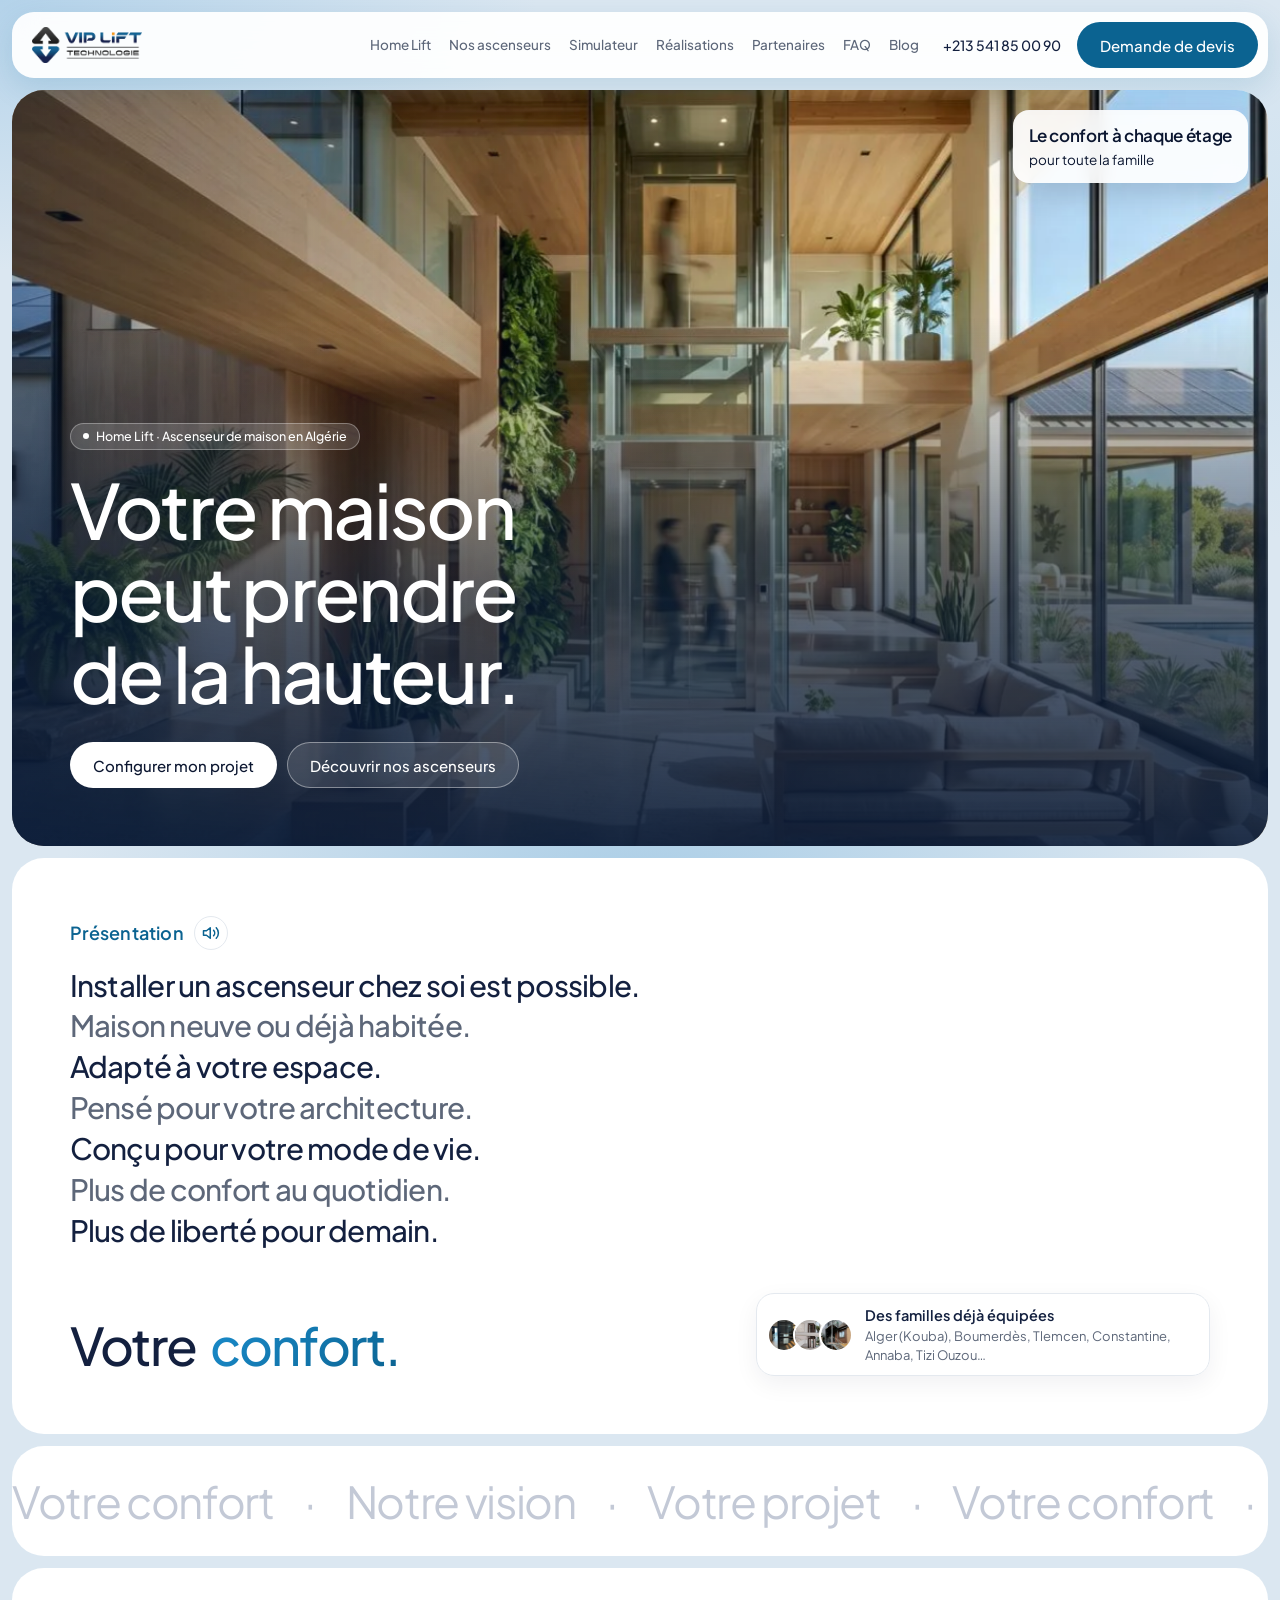
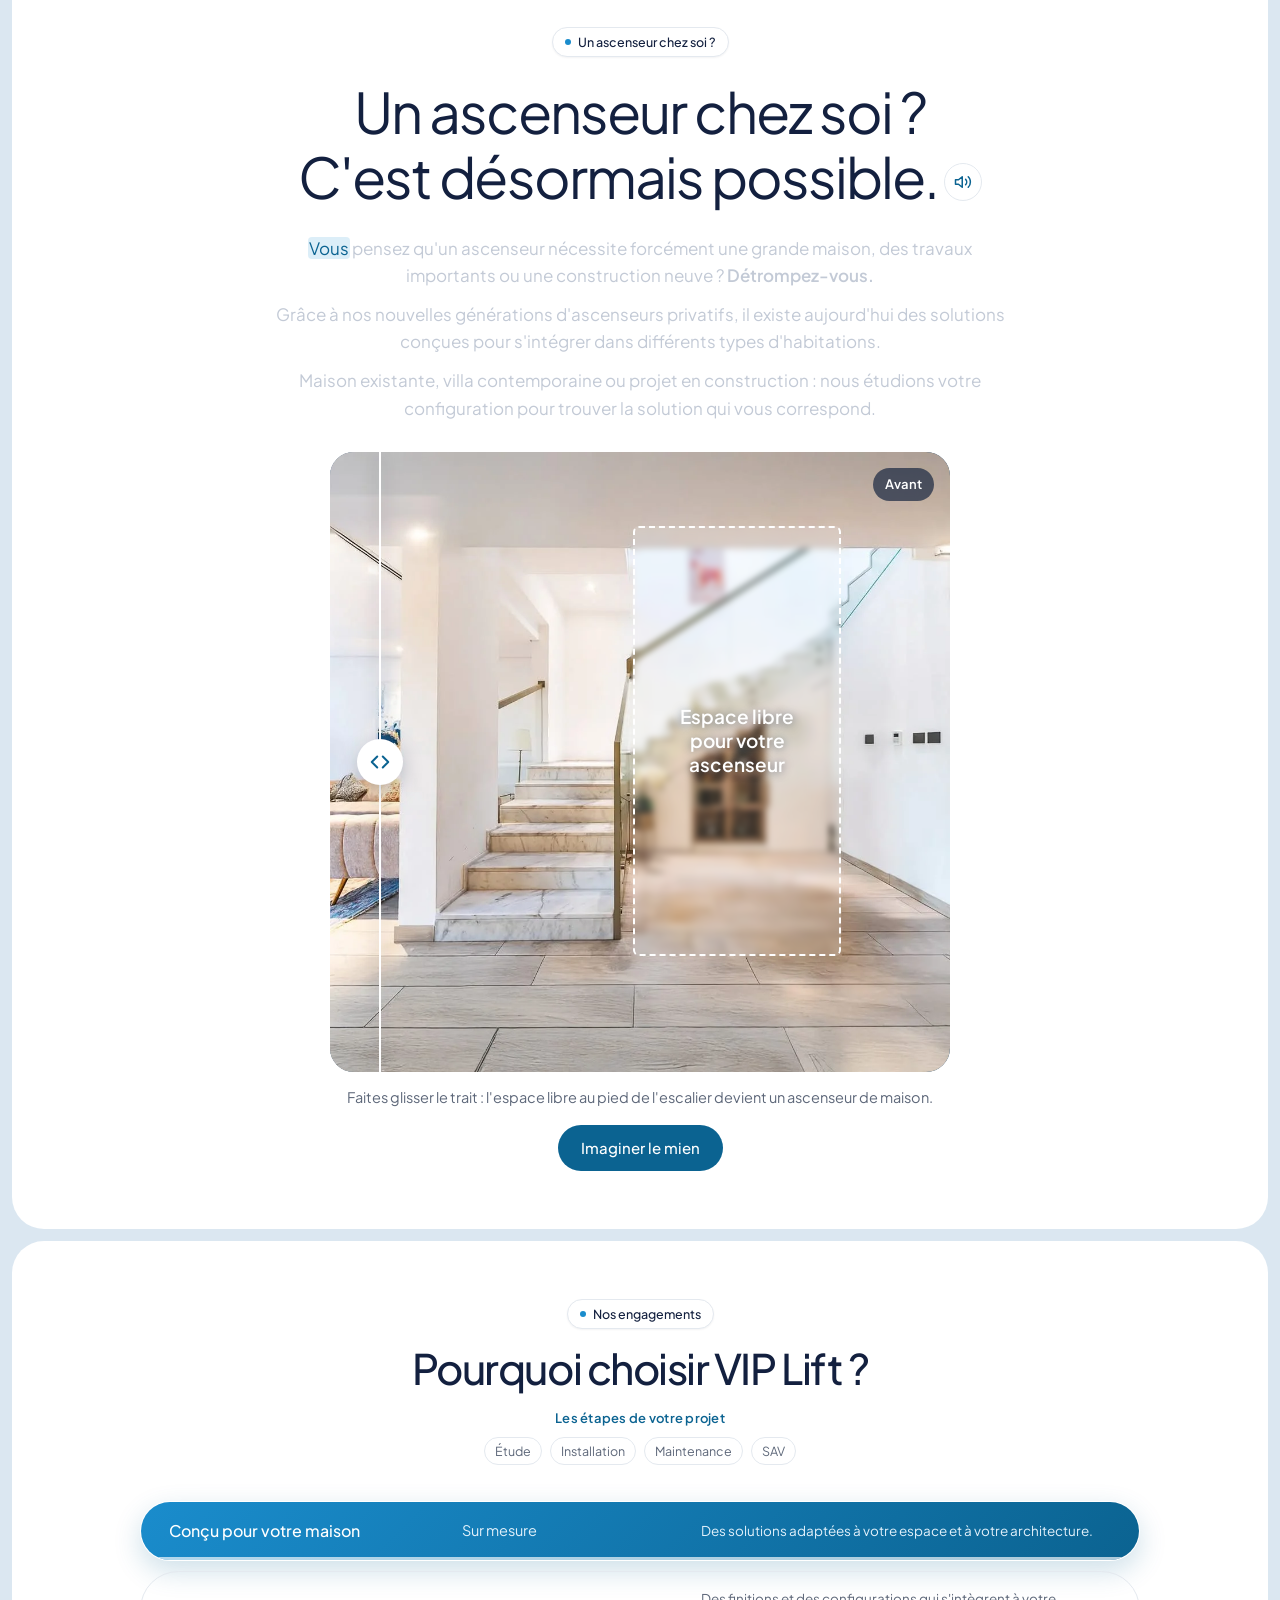
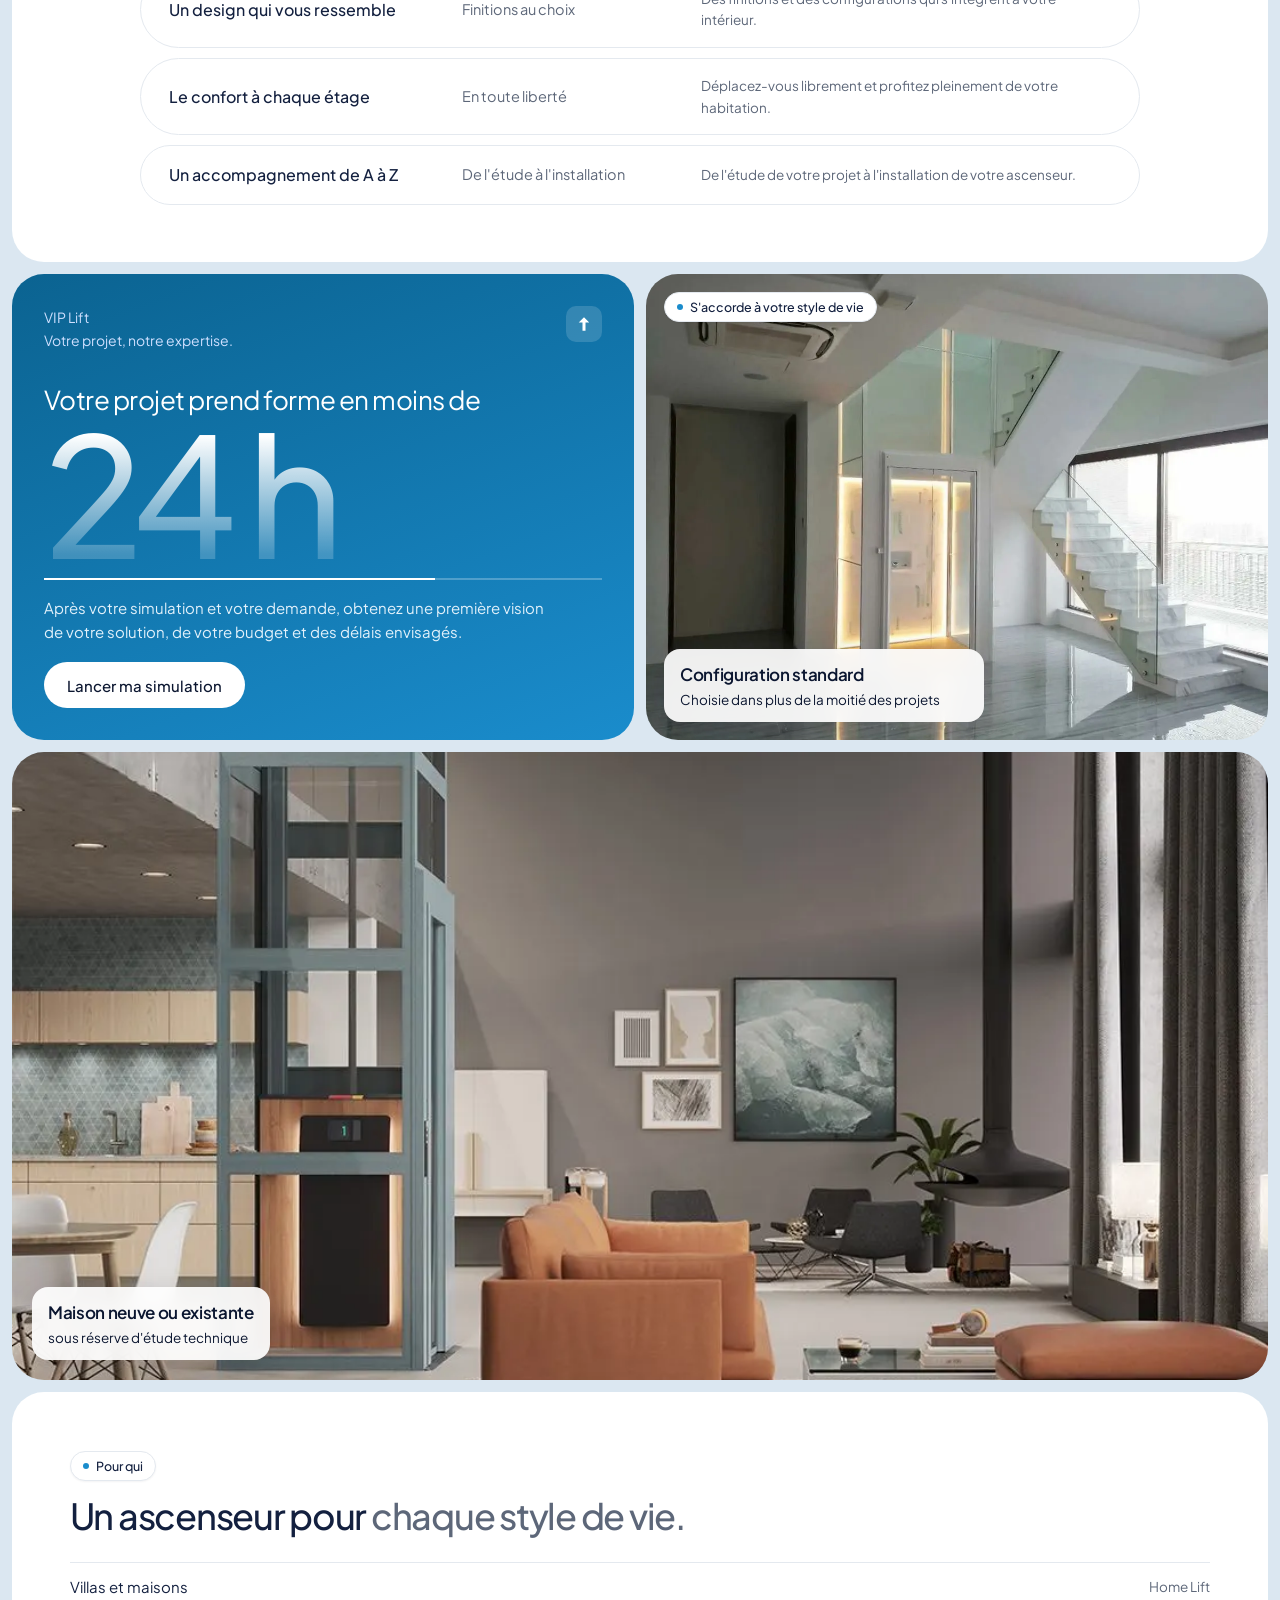
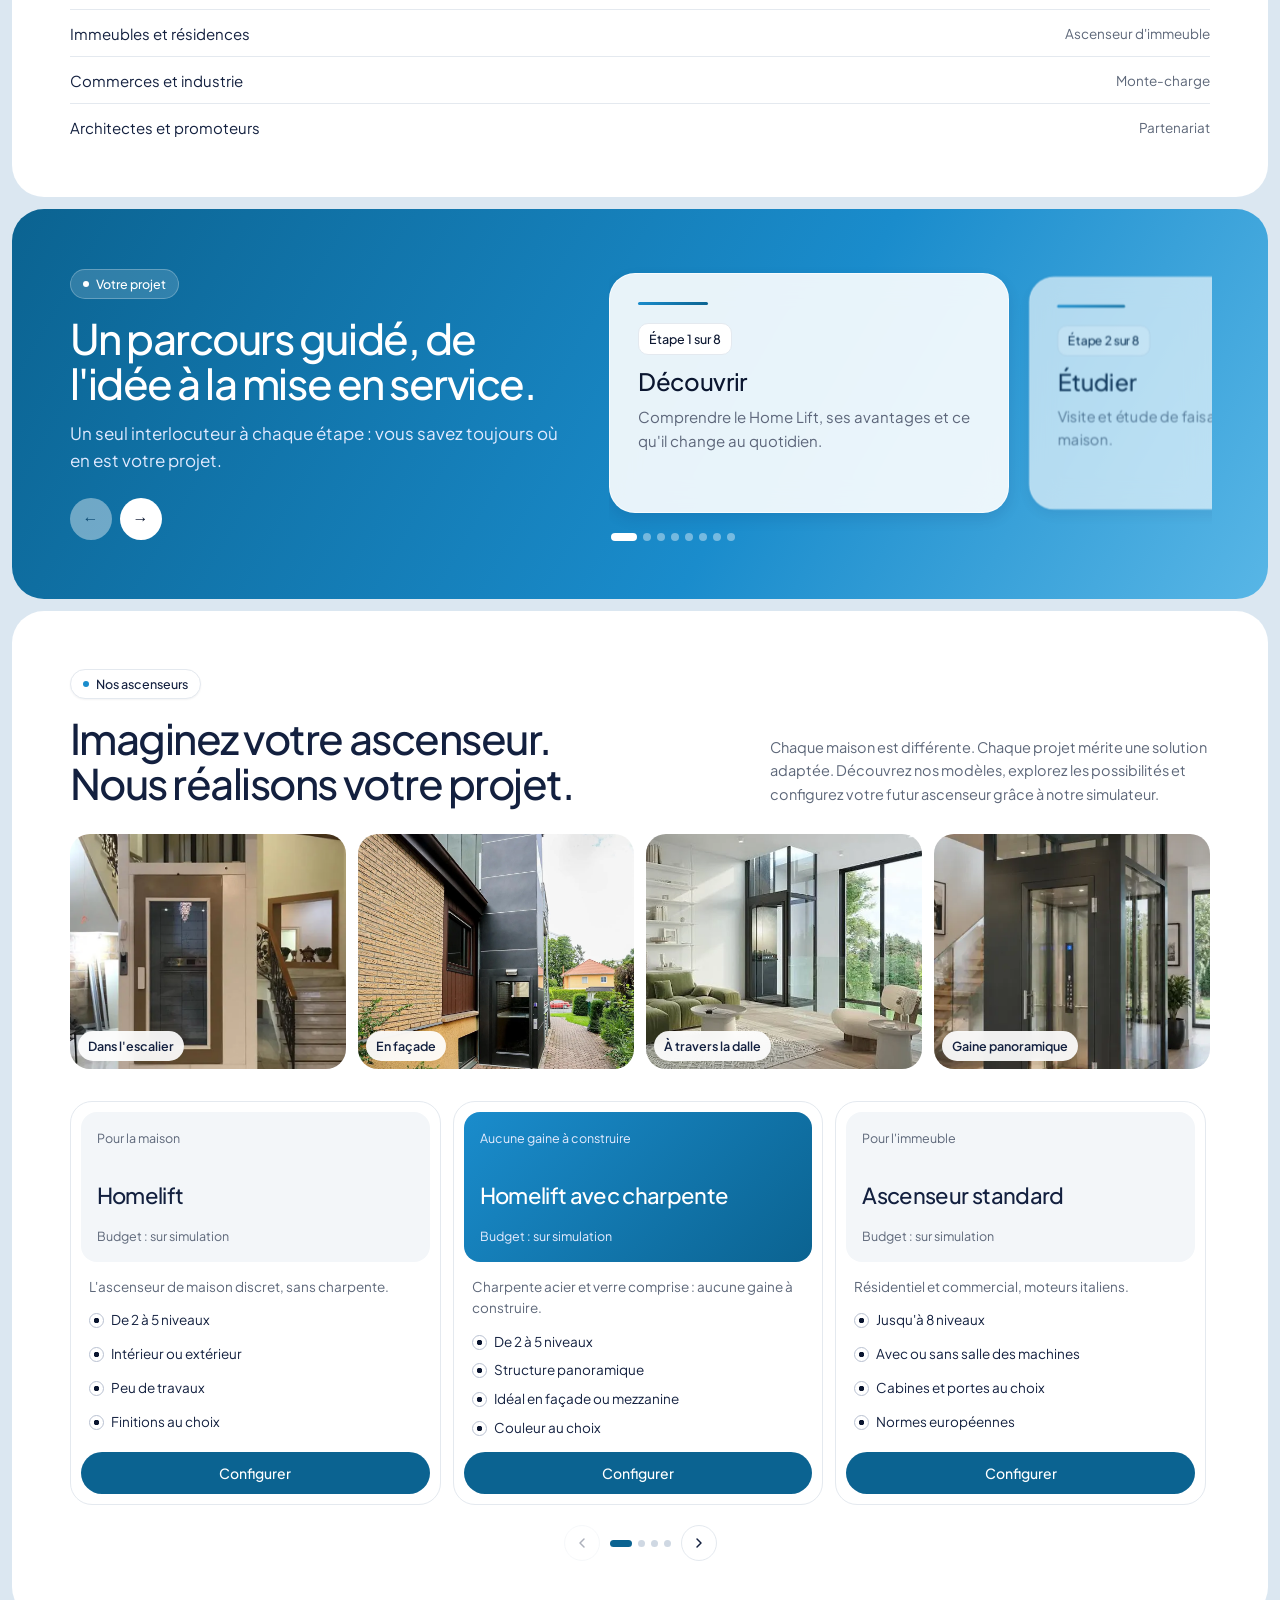
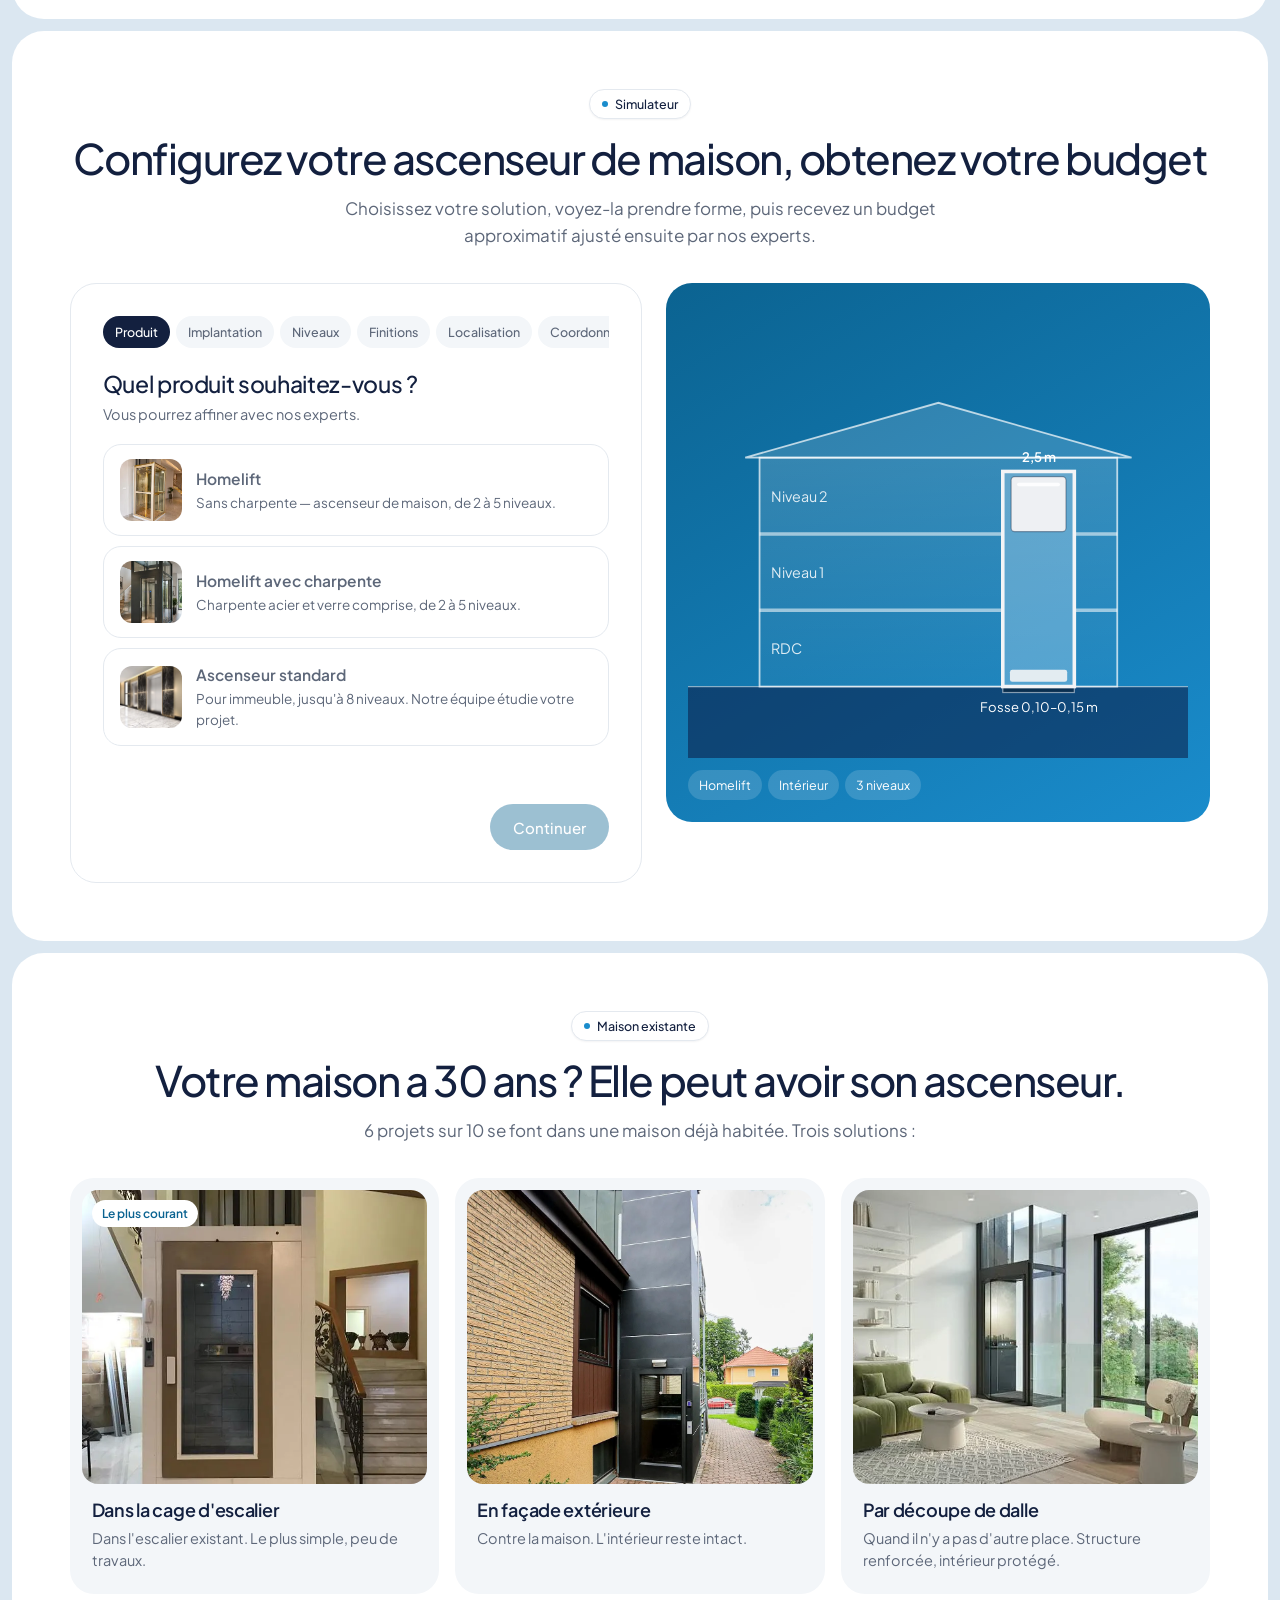
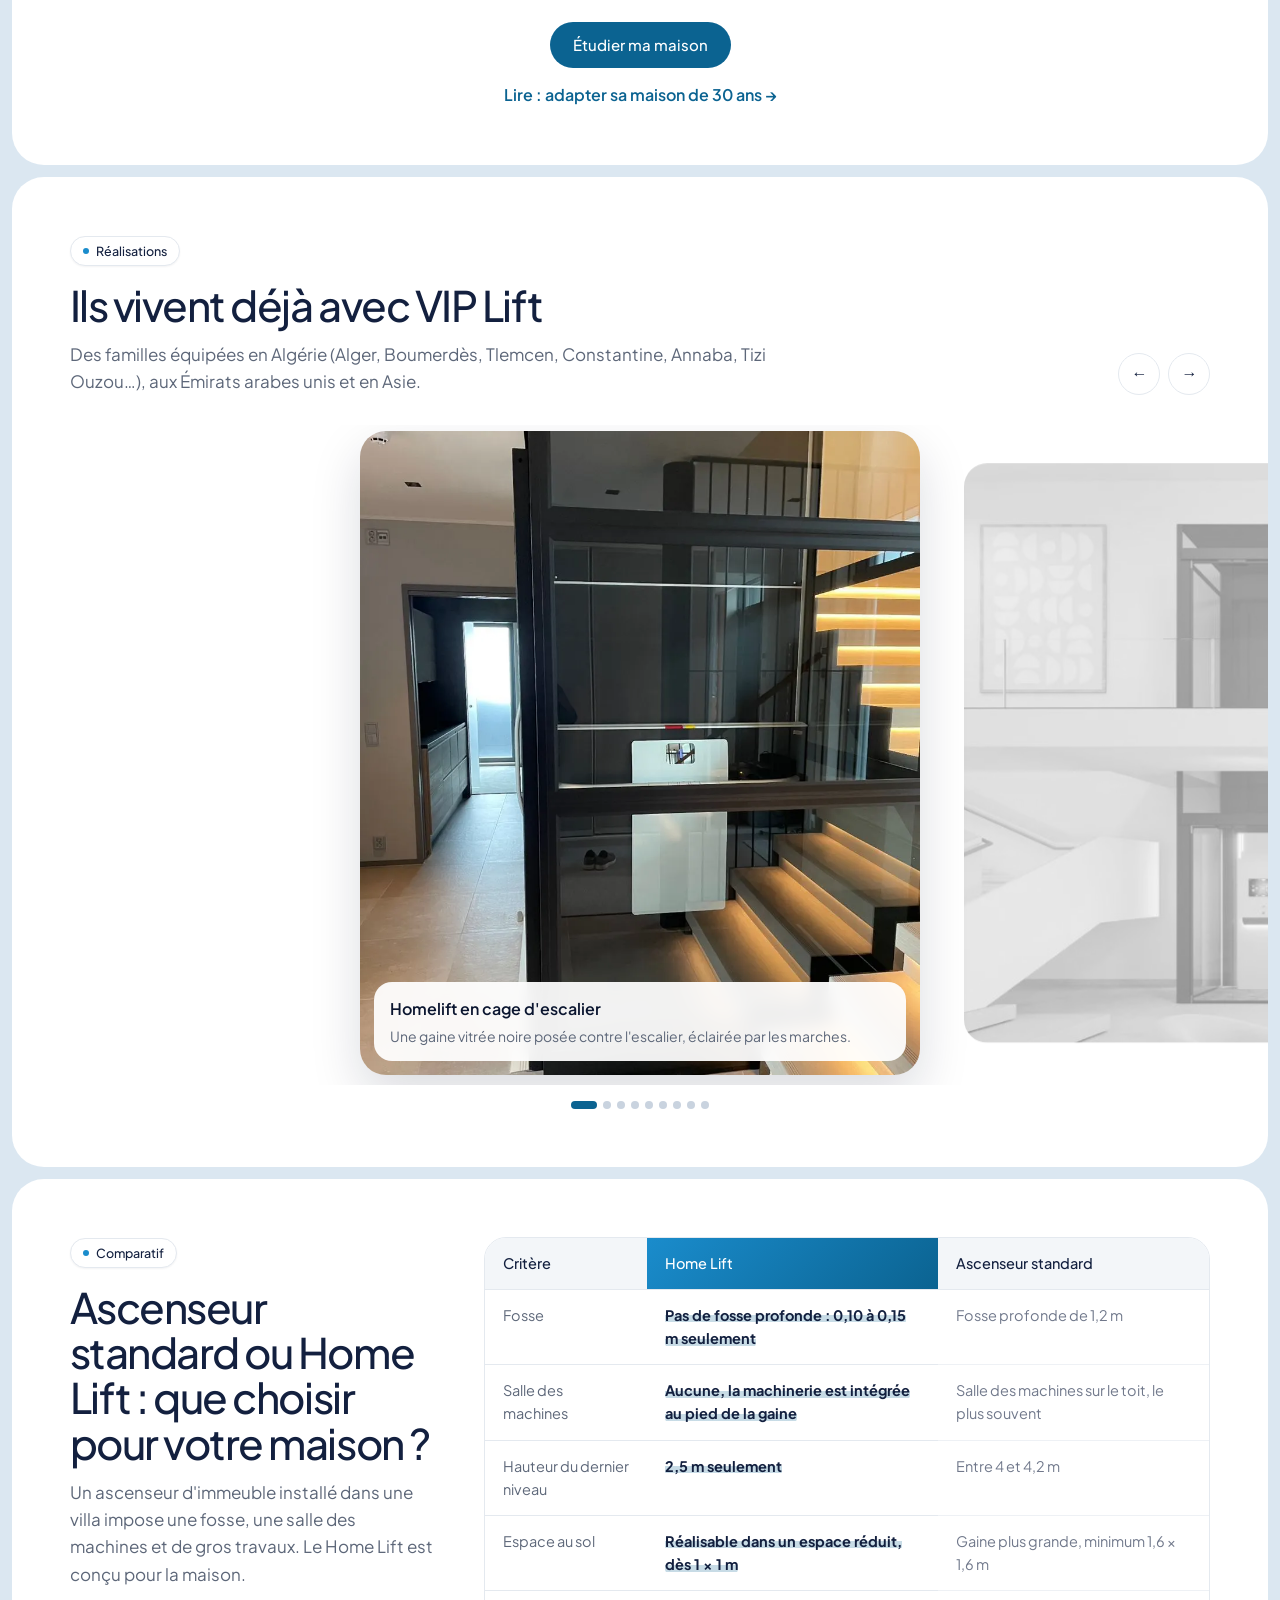
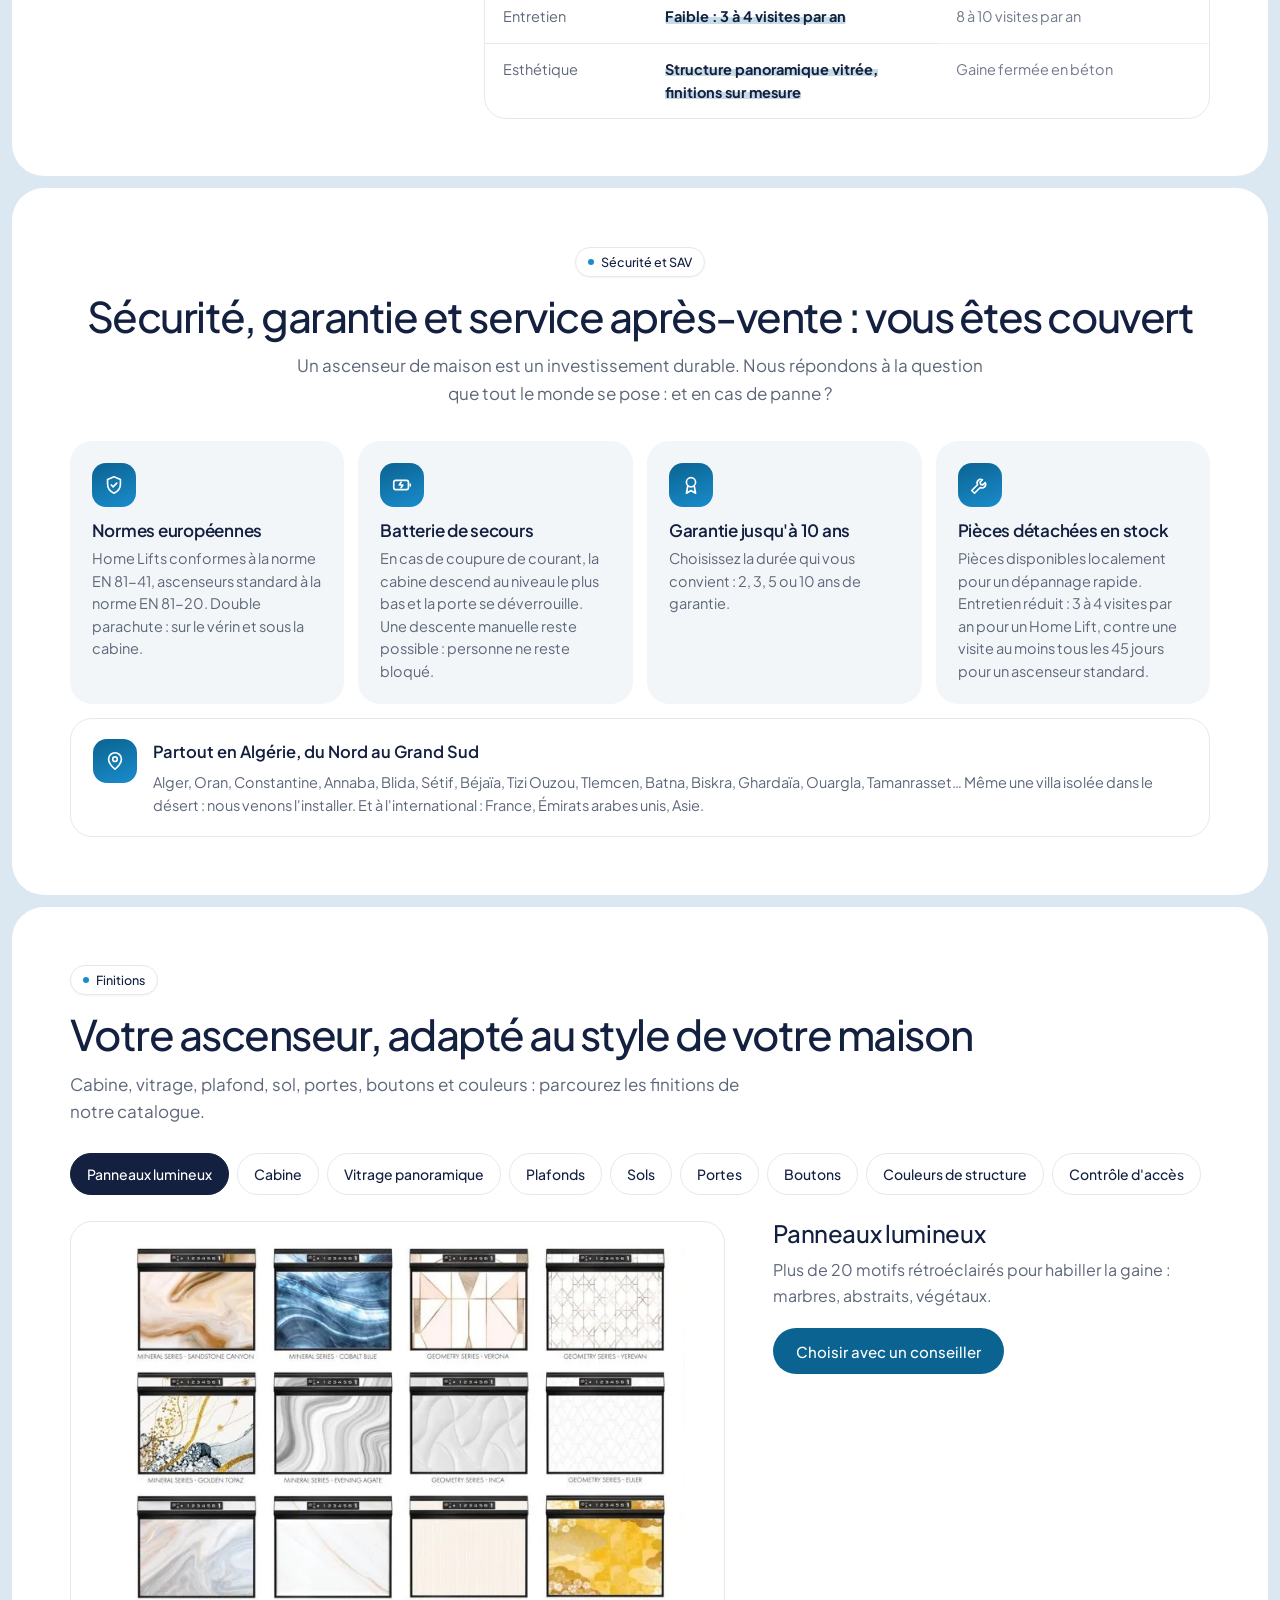
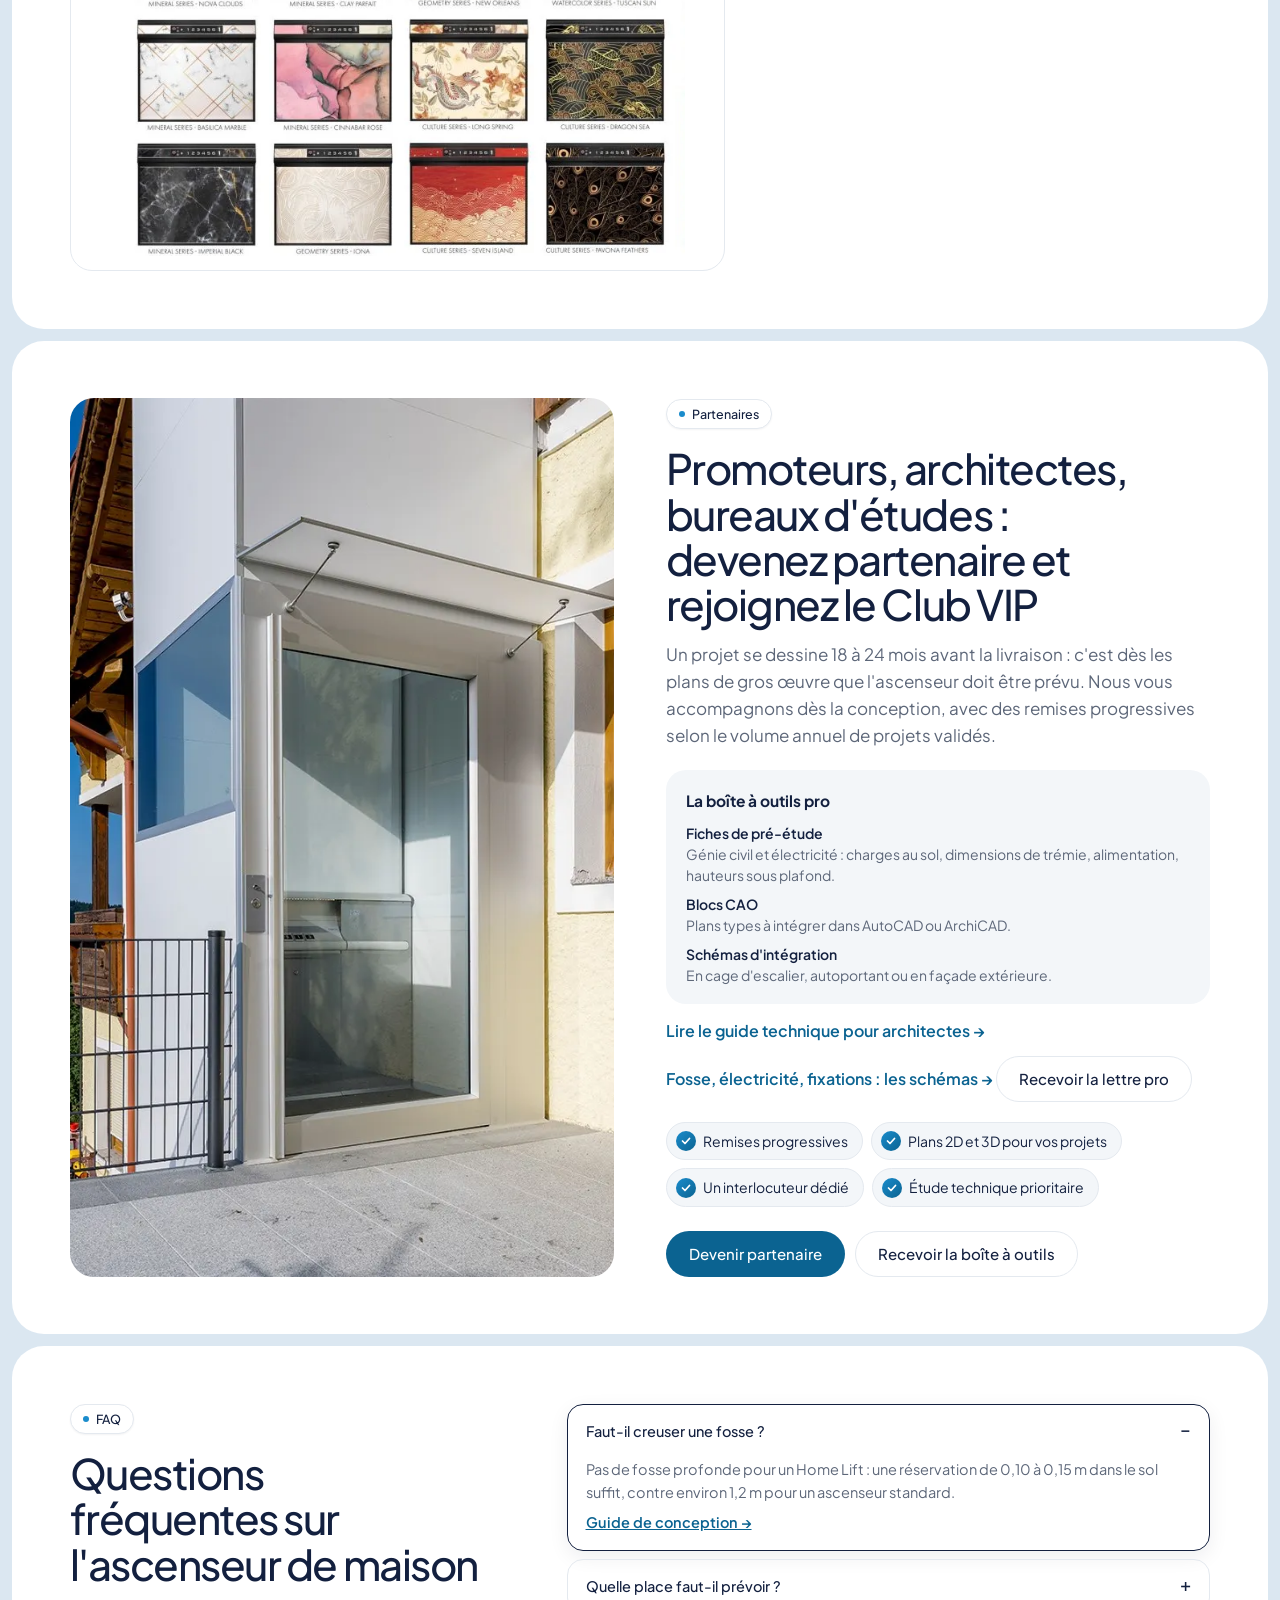
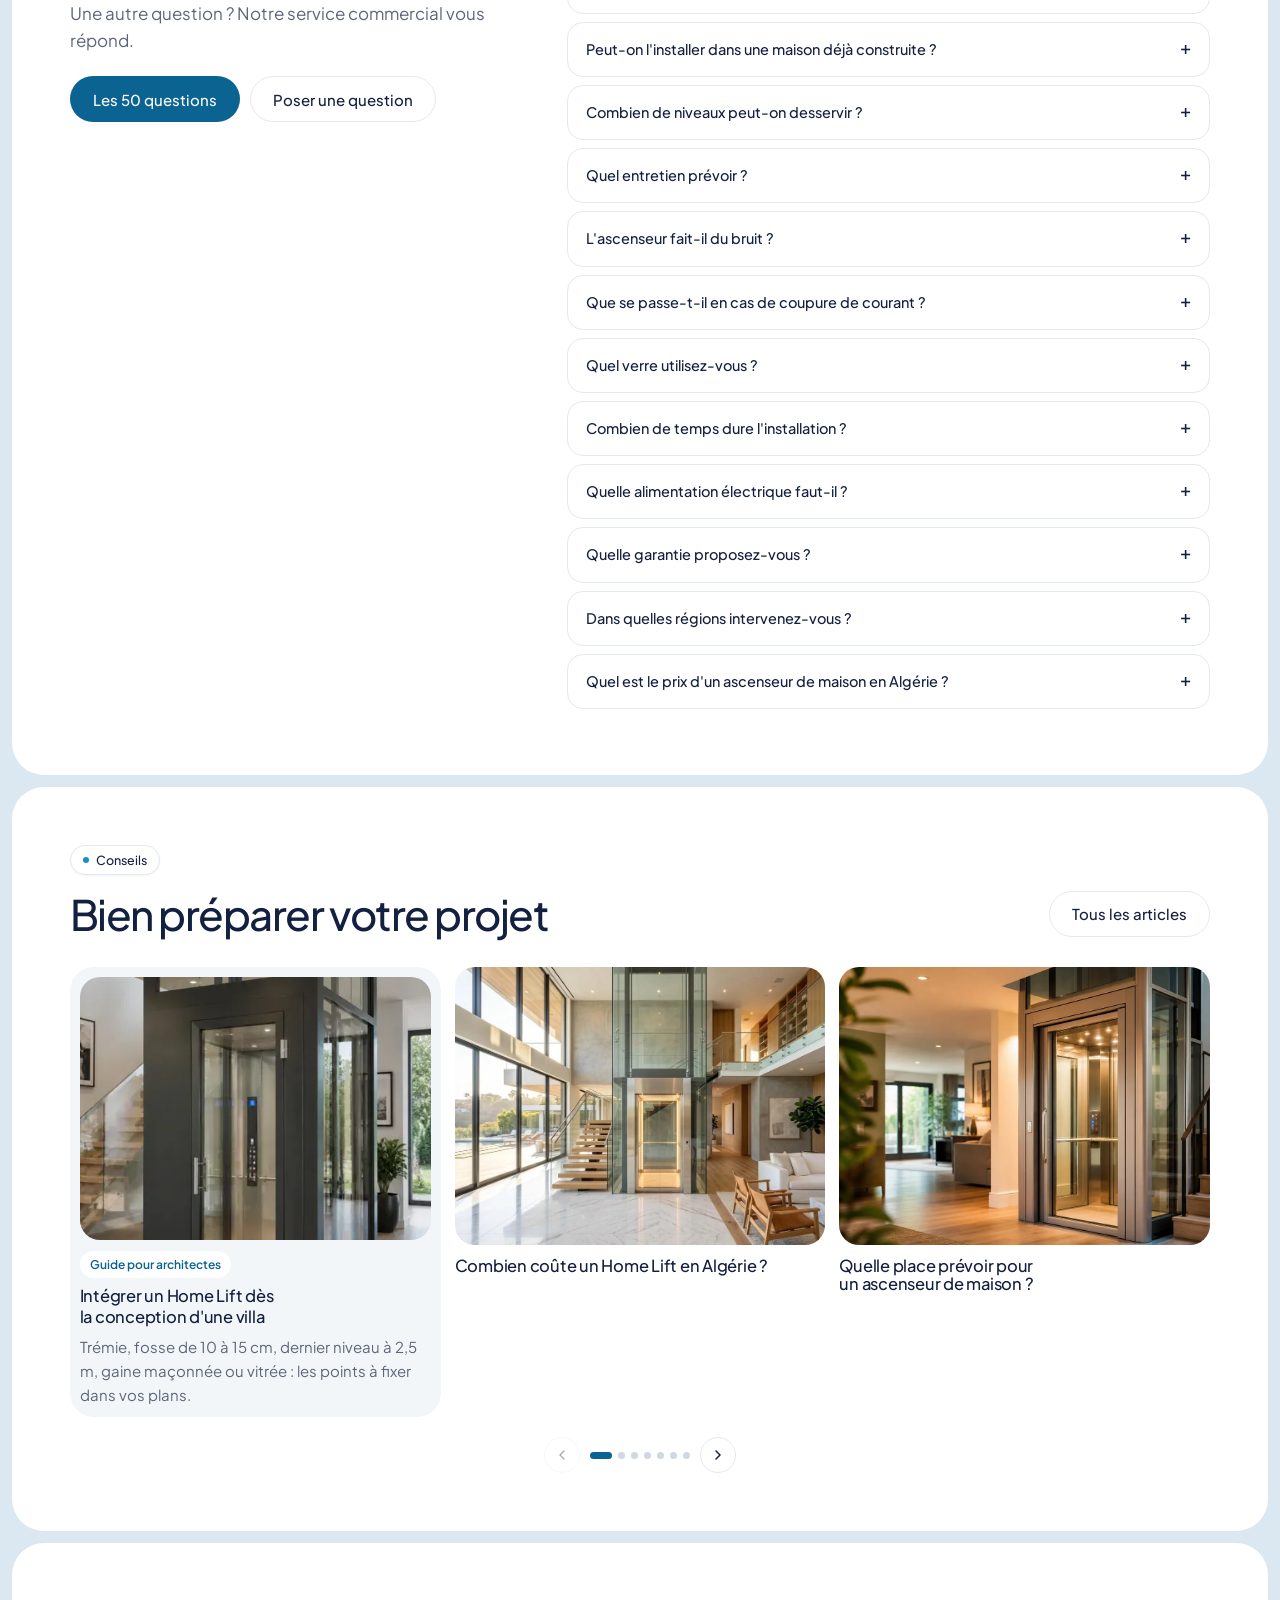
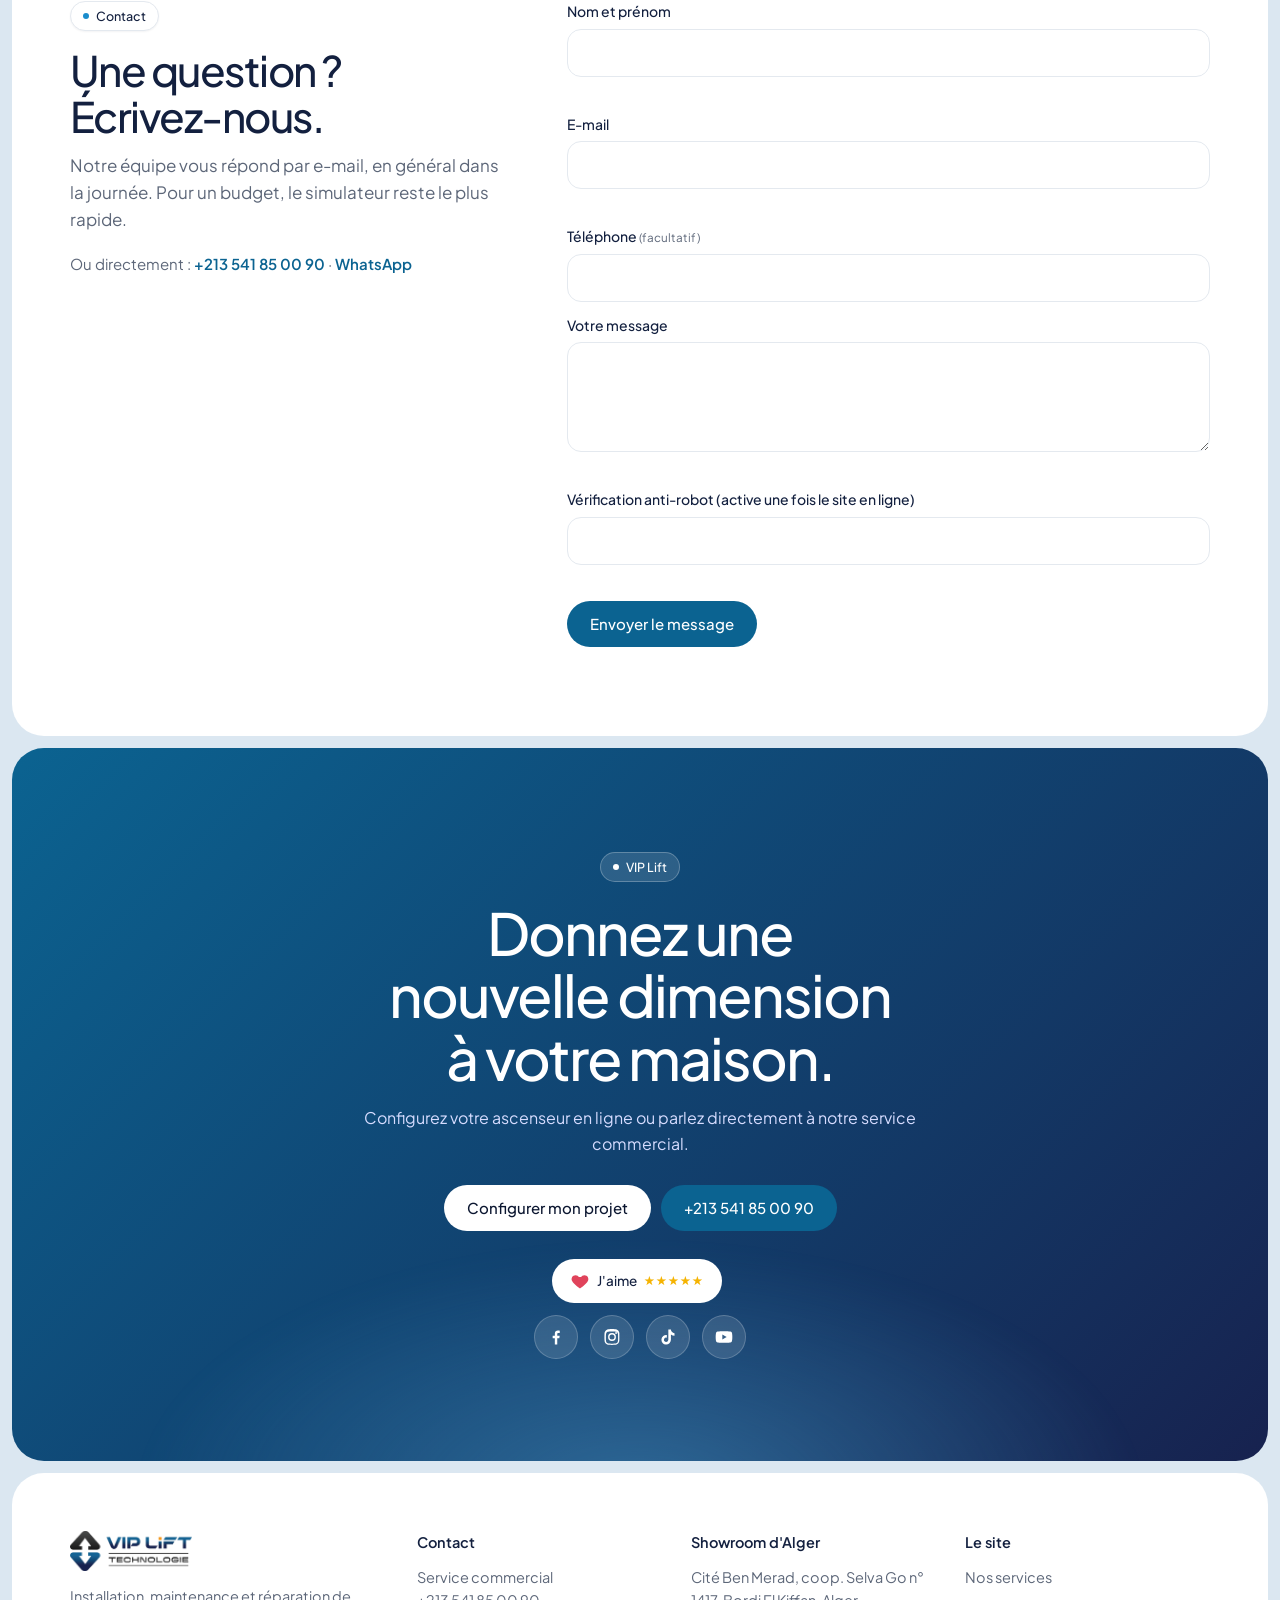
<file: nouveau/index.html>
<!DOCTYPE html>
<html lang="fr">
<head>
<meta charset="UTF-8">
<meta name="robots" content="noindex, nofollow">
<meta name="viewport" content="width=device-width, initial-scale=1">
<title>Ascenseur de maison &amp; Home Lift en Algérie | VIP Lift</title>
<meta name="description" content="Expert en ascenseurs privatifs et home lifts en Algérie. Solutions sur mesure, design et sécurisées pour villas et bâtiments. Devis gratuit.">
<link rel="canonical" href="https://vip-lift.com/">
<meta name="theme-color" content="#0b6391">
<meta property="og:type" content="website">
<meta property="og:locale" content="fr_DZ">
<meta property="og:site_name" content="VIP Lift Technologie">
<meta property="og:title" content="Ascenseur de maison &amp; Home Lift en Algérie | VIP Lift">
<meta property="og:description" content="Expert en ascenseurs privatifs et home lifts en Algérie. Solutions sur mesure, design et sécurisées pour villas et bâtiments. Devis gratuit.">
<meta property="og:url" content="https://vip-lift.com/">
<meta property="og:image" content="https://vip-lift.com/img/accueil.webp">
<meta name="twitter:card" content="summary_large_image">
<link rel="preload" as="image" href="img/accueil.webp" fetchpriority="high">
<script type="application/ld+json">[{"@context": "https://schema.org", "@type": "HomeAndConstructionBusiness", "@id": "https://vip-lift.com/#entreprise", "name": "VIP Lift Technologie", "description": "Fourniture, installation et maintenance de Home Lifts (ascenseurs de maison), d'ascenseurs d'immeuble et de monte-charges en Algérie.", "url": "https://vip-lift.com/", "logo": "https://vip-lift.com/img/logo-h.png", "image": "https://vip-lift.com/img/accueil.webp", "telephone": "+213541850090", "email": "contact@vip-lift.com", "address": {"@type": "PostalAddress", "streetAddress": "Cité Ben Merad, coopérative Selva Go n° 1417", "addressLocality": "Bordj El Kiffan", "addressRegion": "Alger", "addressCountry": "DZ"}, "areaServed": [{"@type": "Country", "name": "Algérie"}, {"@type": "Country", "name": "France"}, {"@type": "Country", "name": "Émirats arabes unis"}], "knowsAbout": ["Home Lift", "Ascenseur de maison", "Ascenseur privatif", "Ascenseur d'immeuble", "Monte-charge"], "openingHoursSpecification": [{"@type": "OpeningHoursSpecification", "dayOfWeek": ["Sunday", "Monday", "Tuesday", "Wednesday", "Thursday"], "opens": "09:00", "closes": "17:00"}], "sameAs": ["https://www.facebook.com/viplifttechnologie/", "https://www.instagram.com/vip.lift.algeria/", "https://www.tiktok.com/@vip.lift"], "hasMap": "https://maps.google.com/?cid=10675957484055196396"}, {"@context": "https://schema.org", "@type": "FAQPage", "mainEntity": [{"@type": "Question", "name": "Faut-il creuser une fosse ?", "acceptedAnswer": {"@type": "Answer", "text": "Pas de fosse profonde pour un Home Lift : une réservation de 0,10 à 0,15 m dans le sol suffit, contre environ 1,2 m pour un ascenseur standard."}}, {"@type": "Question", "name": "Quelle place faut-il prévoir ?", "acceptedAnswer": {"@type": "Answer", "text": "Un Home Lift peut s'installer dans un espace réduit, à partir de 1 × 1 m au sol. Un ascenseur standard demande une gaine d'au moins 1,6 × 1,6 m."}}, {"@type": "Question", "name": "Peut-on l'installer dans une maison déjà construite ?", "acceptedAnswer": {"@type": "Answer", "text": "Oui, sous réserve de faisabilité technique : dans un hall, une cage d'escalier, une trémie de dalle ou à l'extérieur, en façade. La visite technique permet de le confirmer."}}, {"@type": "Question", "name": "Combien de niveaux peut-on desservir ?", "acceptedAnswer": {"@type": "Answer", "text": "De 2 à 5 niveaux pour un Home Lift, avec ou sans charpente. Au-delà, nous proposons un ascenseur standard."}}, {"@type": "Question", "name": "Quel entretien prévoir ?", "acceptedAnswer": {"@type": "Answer", "text": "Un entretien faible : 3 à 4 visites par an pour un Home Lift, contre une visite au moins tous les 45 jours (8 à 10 par an) pour un ascenseur standard. Nos pièces détachées sont en stock localement."}}, {"@type": "Question", "name": "L'ascenseur fait-il du bruit ?", "acceptedAnswer": {"@type": "Answer", "text": "Très peu. Le moteur hydraulique est installé au pied de la gaine, loin des chambres, et ne travaille qu'à la montée : la descente se fait par gravité."}}, {"@type": "Question", "name": "Que se passe-t-il en cas de coupure de courant ?", "acceptedAnswer": {"@type": "Answer", "text": "Une batterie de secours prend le relais : la cabine descend au niveau le plus bas et la porte se déverrouille pour que les personnes puissent sortir. Si la coupure se prolonge, une descente manuelle reste possible."}}, {"@type": "Question", "name": "Quelle garantie proposez-vous ?", "acceptedAnswer": {"@type": "Answer", "text": "Vous choisissez une garantie de 2, 3, 5 ou 10 ans. Nos Home Lifts sont conformes à la norme EN 81-41 et nos ascenseurs standard à la norme EN 81-20."}}, {"@type": "Question", "name": "Dans quelles régions intervenez-vous ?", "acceptedAnswer": {"@type": "Answer", "text": "Partout, sans limite géographique : dans toute l'Algérie, y compris le Grand Sud, en France et à l'international (Émirats arabes unis, Asie)."}}, {"@type": "Question", "name": "Quel est le prix d'un ascenseur de maison en Algérie ?", "acceptedAnswer": {"@type": "Answer", "text": "Le budget dépend du produit, du nombre de niveaux, de l'emplacement et de votre wilaya. Le simulateur vous donne un budget approximatif, confirmé ensuite par nos experts."}}, {"@type": "Question", "name": "Quel verre utilisez-vous ?", "acceptedAnswer": {"@type": "Answer", "text": "Uniquement du verre feuilleté de sécurité : s'il est choqué, il se fissure mais reste en place, et rien ne passe au travers."}}, {"@type": "Question", "name": "Combien de temps dure l'installation ?", "acceptedAnswer": {"@type": "Answer", "text": "Le montage sur site prend en moyenne 7 à 12 jours, une fois la fosse et l'alimentation électrique prêtes."}}, {"@type": "Question", "name": "Quelle alimentation électrique faut-il ?", "acceptedAnswer": {"@type": "Answer", "text": "Du 220 V monophasé ou du 380 V triphasé, pour 2,9 kW jusqu'à 400 kg, avec un disjoncteur dédié à l'ascenseur."}}]}]</script>
<link rel="icon" type="image/png" sizes="32x32" href="img/favicon-32.png"><link rel="icon" type="image/png" sizes="192x192" href="img/favicon-192.png"><link rel="apple-touch-icon" href="img/apple-touch-icon.png">
<link rel="preconnect" href="https://fonts.googleapis.com"><link rel="preconnect" href="https://fonts.gstatic.com" crossorigin>
<link href="https://fonts.googleapis.com/css2?family=Plus+Jakarta+Sans:wght@400;500;600&display=swap" rel="stylesheet">
<link rel="stylesheet" href="style.css?v=38">
<script>new MutationObserver(()=>{for(const c of document.querySelectorAll('.stack td:not([data-l])')){let i=0,p=c;while(p=p.previousElementSibling)i+=p.colSpan;c.dataset.l=c.closest('table').rows[0].cells[i]?.textContent||''}}).observe(document,{childList:true,subtree:true})</script>
</head>
<body>

<header class="nav"><div>
  <a class="logo" href="#accueil" aria-label="VIP Lift Technologie – accueil"><img src="img/logo-h.png" alt="VIP Lift Technologie" width="1024" height="334" decoding="async"></a>
  <nav aria-label="Navigation principale">
    <a href="#possible">Home Lift</a><a href="#offres">Nos ascenseurs</a><a href="#simulateur">Simulateur</a><a href="#realisations">Réalisations</a><a href="#partenaires">Partenaires</a><a href="#faq">FAQ</a><a href="#blog">Blog</a>
  </nav>
  <a class="tel" href="tel:+213541850090">+213 541 85 00 90</a>
  <a class="btn or" href="#simulateur">Demande de devis</a>
  <button type="button" class="mbtn" id="menuBtn" aria-label="Ouvrir le menu" aria-expanded="false" aria-controls="msheet"><svg viewBox="0 0 24 24" aria-hidden="true"><path d="M4 7h16M4 12h16M4 17h10"/></svg></button>
</div></header>

<main>
<section class="panel heroimg" id="accueil" data-floor="Accueil">
  <img class="kb" src="img/accueil.webp" alt="Ascenseur de maison vitré au cœur d'une villa lumineuse en bois et en verre" fetchpriority="high" width="1482" height="860" decoding="async">
  <div class="hov">
    <h1><span class="pill">Home Lift · Ascenseur de maison en Algérie</span><span class="h1t">Votre maison peut prendre de la hauteur.</span></h1>
    <div class="hcta"><a class="btn wh" href="#simulateur">Configurer mon projet</a><a class="btn glass" href="#offres">Découvrir nos ascenseurs</a></div>
  </div>
  <div class="chip hchip"><b>Le confort à chaque étage</b>pour toute la famille</div>
</section>

<section class="panel hero2">
  <div>
    <h2 class="ptitle">Présentation<button type="button" id="ecouter2" class="spk" hidden aria-label="Écouter la présentation" title="Écouter la présentation"><svg viewBox="0 0 24 24" aria-hidden="true"><path d="M11 5 6 9H2v6h4l5 4z"/><path class="w1" d="M15.5 8.5a5 5 0 0 1 0 7"/><path class="w2" d="M19 5a10 10 0 0 1 0 14"/></svg></button></h2>
    <ul class="lines" id="lines" aria-label="Aujourd'hui, installer un ascenseur chez soi est possible">
      <li><span>Installer un ascenseur chez soi est possible.</span></li>
      <li><span>Maison neuve ou déjà habitée.</span></li>
      <li><span>Adapté à votre espace.</span></li>
      <li><span>Pensé pour votre architecture.</span></li>
      <li><span>Conçu pour votre mode de vie.</span></li>
      <li><span>Plus de confort au quotidien.</span></li>
      <li><span>Plus de liberté pour demain.</span></li>
      <li><span>Le plaisir à chaque étage.</span></li>
    </ul>
    <p class="rotl" aria-label="Votre confort, notre vision, votre projet">Votre <span class="rot" aria-hidden="true"><span class="rotin" id="rotin"><span>confort.</span><span>vision.</span><span>projet.</span><span>confort.</span></span></span></p>
  </div>
  <div>
    <div class="trust"><div class="av"><img src="img/r1.webp" alt="Home Lift VIP Lift installé dans une villa en Algérie" width="962" height="1280" decoding="async"><img src="img/r6.webp" alt="Ascenseur de maison VIP Lift en Algérie" width="647" height="648" decoding="async"><img src="img/r8.webp" alt="Ascenseur privatif VIP Lift dans une maison" width="1080" height="1080" decoding="async"></div><div><b>Des familles déjà équipées</b><span>Alger (Kouba), Boumerdès, Tlemcen, Constantine, Annaba, Tizi Ouzou…</span></div></div>
  </div>
</section>

<div class="panel marq" aria-hidden="true"><div>
  <span>Votre confort</span><span>Notre vision</span><span>Votre projet</span><span>Votre confort</span><span>Notre vision</span><span>Votre projet</span>
  <span>Votre confort</span><span>Notre vision</span><span>Votre projet</span><span>Votre confort</span><span>Notre vision</span><span>Votre projet</span>
</div></div>

<section class="panel center" id="possible" data-floor="C'est possible">
  <span class="pill">Un ascenseur chez soi ?</span>
  <p class="mani">Un ascenseur chez soi ? C'est désormais possible.<button type="button" id="ecouter" class="spk" hidden aria-label="Écouter le texte" title="Écouter le texte"><svg viewBox="0 0 24 24" aria-hidden="true"><path d="M11 5 6 9H2v6h4l5 4z"/><path class="w1" d="M15.5 8.5a5 5 0 0 1 0 7"/><path class="w2" d="M19 5a10 10 0 0 1 0 14"/></svg></button></p>
  <div class="poss" data-kara>
    <p>Vous pensez qu'un ascenseur nécessite forcément une grande maison, des travaux importants ou une construction neuve ? <b>Détrompez-vous.</b></p>
    <p>Grâce à nos nouvelles générations d'ascenseurs privatifs, il existe aujourd'hui des solutions conçues pour s'intégrer dans différents types d'habitations.</p>
    <p>Maison existante, villa contemporaine ou projet en construction : nous étudions votre configuration pour trouver la solution qui vous correspond.</p>
  </div>
  <div class="possba">
    <div class="ba" id="ba" role="slider" tabindex="0" aria-label="Comparer avant et après l'installation" aria-valuemin="0" aria-valuemax="100" aria-valuenow="8">
    <div class="ba-a"><img src="img/avant.webp" alt="Avant : l'espace vide au pied de l'escalier" loading="lazy" width="1080" height="1080" decoding="async"><div class="ba-zone"><span>Espace libre<br>pour votre ascenseur</span></div></div>
    <div class="ba-b"><img src="img/apres.webp" alt="Après : l'ascenseur de maison installé au pied de l'escalier" loading="lazy" width="1080" height="1080" decoding="async"></div>
    <span class="ba-t l">Après</span><span class="ba-t r">Avant</span>
    <div class="ba-h"><span class="ba-k" aria-hidden="true"><svg viewBox="0 0 24 24"><path d="M9 6l-6 6 6 6M15 6l6 6-6 6"/></svg></span></div>
  </div>
    <p class="bahint">Faites glisser le trait : l'espace libre au pied de l'escalier devient un ascenseur de maison.</p>
    <a class="btn" href="#simulateur">Imaginer le mien</a>
  </div>
</section>

<section class="panel center" id="services" data-floor="Pourquoi VIP Lift">
  <span class="pill">Nos engagements</span>
  <h2 style="margin-top:16px">Pourquoi choisir VIP Lift ?</h2>
  <p class="stl">Les étapes de votre projet</p>
  <div class="tags"><span>Étude</span><span>Installation</span><span>Maintenance</span><span>SAV</span></div>
  <div class="svc" id="svc" style="text-align:left">
    <button type="button" class="row" aria-pressed="false"><b>Conçu pour votre maison</b><span class="tl">Sur mesure</span><span class="ds">Des solutions adaptées à votre espace et à votre architecture.</span></button>
    <button type="button" class="row" aria-pressed="false"><b>Un design qui vous ressemble</b><span class="tl">Finitions au choix</span><span class="ds">Des finitions et des configurations qui s'intègrent à votre intérieur.</span></button>
    <button type="button" class="row" aria-pressed="false"><b>Le confort à chaque étage</b><span class="tl">En toute liberté</span><span class="ds">Déplacez-vous librement et profitez pleinement de votre habitation.</span></button>
    <button type="button" class="row" aria-pressed="false"><b>Un accompagnement de A à Z</b><span class="tl">De l'étude à l'installation</span><span class="ds">De l'étude de votre projet à l'installation de votre ascenseur.</span></button>
  </div>
</section>

<div class="duo" data-floor="Engagement">
  <div class="card stat">
    <div class="top"><span>VIP Lift<br>Votre projet, notre expertise.</span><span class="ic" aria-hidden="true"><svg width="18" height="18" viewBox="0 0 24 24" fill="#fff"><path d="M12 3l7 7h-5v11h-4V10H5z"/></svg></span></div>
    <div><p class="lb">Votre projet prend forme en moins&nbsp;de</p><div class="big">24 h</div><div class="bar"></div><p class="sd">Après votre simulation et votre demande, obtenez une première vision de votre solution, de votre budget et des délais envisagés.</p><a class="btn wh" style="margin-top:18px" href="#simulateur">Lancer ma simulation</a></div>
  </div>
  <div class="card ph"><img src="img/marbre.webp" alt="Ascenseur vitré dans un hall en marbre" loading="lazy" width="1200" height="900" decoding="async"><span class="pill">S'accorde à votre style de vie</span><div class="chip"><b>Configuration standard</b>Choisie dans plus de la moitié des projets</div></div>
</div>







<div class="bigph"><img src="img/salon.webp" alt="Ascenseur vitré installé dans un salon contemporain" loading="lazy" width="1100" height="800" decoding="async"><div class="chip"><b>Maison neuve ou existante</b>sous réserve d'étude technique</div></div>

<section class="panel" id="pourqui" data-floor="Pour qui"><span class="pill">Pour qui</span><h2 style="margin-top:16px;font-size:clamp(26px,3vw,36px)">Un ascenseur pour <span style="color:var(--mut)">chaque style de vie.</span></h2>
    <div class="seg"><div>Villas et maisons<span>Home Lift</span></div><div>Immeubles et résidences<span>Ascenseur d'immeuble</span></div><div>Commerces et industrie<span>Monte-charge</span></div><div>Architectes et promoteurs<span>Partenariat</span></div></div></section>

<section class="panel proc" id="parcours" data-floor="Parcours">
  <div><span class="pill">Votre projet</span><h2 style="margin-top:16px">Un parcours guidé, de l'idée à la mise en service.</h2><p class="lead">Un seul interlocuteur à chaque étape : vous savez toujours où en est votre projet.</p>
    <div class="arrows"><button type="button" id="pPrev" aria-label="Étape précédente">←</button><button type="button" id="pNext" aria-label="Étape suivante">→</button></div></div>
  <div><div class="deck" id="deck" aria-label="Étapes du projet, faites défiler"></div><div class="dots" id="dots"></div><p class="swipe">Faites glisser pour voir les étapes →</p></div>
</section>

<section class="panel" id="offres" data-floor="Solutions">
  <div class="planhd"><div><span class="pill">Nos ascenseurs</span><h2 style="margin-top:16px">Imaginez votre ascenseur.<br>Nous réalisons votre projet.</h2></div><p>Chaque maison est différente. Chaque projet mérite une solution adaptée. Découvrez nos modèles, explorez les possibilités et configurez votre futur ascenseur grâce à notre simulateur.</p></div>
  <div class="impl"> <figure><img src="img/r3.webp" alt="Home Lift installé dans une cage d'escalier" loading="lazy" decoding="async" width="679" height="993"><figcaption>Dans l'escalier</figcaption></figure> <figure><img src="img/r10.webp" alt="Home Lift installé en façade d'une maison" loading="lazy" decoding="async" width="1080" height="1080"><figcaption>En façade</figcaption></figure> <figure><img src="img/r-dalle.webp" alt="Home Lift traversant la dalle d'un salon en double hauteur" loading="lazy" decoding="async" width="588" height="441"><figcaption>À travers la dalle</figcaption></figure> <figure><img src="img/p-charpente.webp" alt="Home Lift panoramique avec charpente acier et verre" loading="lazy" decoding="async" width="480" height="642"><figcaption>Gaine panoramique</figcaption></figure> </div> <div class="plans">
    <article class="plan"><div class="hd"><small>Pour la maison</small><b>Homelift</b><span>Budget : sur simulation</span></div><p class="ds">L'ascenseur de maison discret, sans charpente.</p><ul><li>De 2 à 5 niveaux</li><li>Intérieur ou extérieur</li><li>Peu de travaux</li><li>Finitions au choix</li></ul><a class="btn" href="#simulateur" data-pre="HOME_LIFT_HYDRAULIQUE">Configurer</a></article>
    <article class="plan hot"><div class="hd"><small>Aucune gaine à construire</small><b>Homelift avec charpente</b><span>Budget : sur simulation</span></div><p class="ds">Charpente acier et verre comprise : aucune gaine à construire.</p><ul><li>De 2 à 5 niveaux</li><li>Structure panoramique</li><li>Idéal en façade ou mezzanine</li><li>Couleur au choix</li></ul><a class="btn" href="#simulateur" data-pre="HOME_LIFT_AVEC_CHARPENTE">Configurer</a></article>
    <article class="plan"><div class="hd"><small>Pour l'immeuble</small><b>Ascenseur standard</b><span>Budget : sur simulation</span></div><p class="ds">Résidentiel et commercial, moteurs italiens.</p><ul><li>Jusqu'à 8 niveaux</li><li>Avec ou sans salle des machines</li><li>Cabines et portes au choix</li><li>Normes européennes</li></ul><a class="btn" href="#simulateur" data-pre="ASCENSEUR_STANDARD">Configurer</a></article>
    <article class="plan"><div class="hd"><small>Pour l'industrie</small><b>Monte-charge</b><span>Budget : sur étude</span></div><p class="ds">Robuste et sûr pour les marchandises lourdes.</p><ul><li>Jusqu'à 5 000 kg</li><li>Hydraulique ou électrique</li><li>Double accès</li><li>Acier renforcé</li></ul><a class="btn" href="https://wa.me/213541850090?text=Bonjour%20VIP%20Lift%2C%20je%20souhaite%20un%20devis%20pour%20un%20monte-charge.">Nous contacter</a></article>
  </div>
</section>

<section class="panel" id="simulateur" data-floor="Simulateur">
  <div class="center"><span class="pill">Simulateur</span><h2 style="margin-top:16px">Configurez votre ascenseur de maison, obtenez votre budget</h2><p class="lead">Choisissez votre solution, voyez-la prendre forme, puis recevez un budget approximatif ajusté ensuite par nos experts.</p></div>
  <div class="sim">
    <div class="wiz">
      <div class="stepper" id="stepper"></div>
      <div id="wbody"></div>
    </div>
    <aside class="view" aria-label="Aperçu de votre configuration">
      <svg id="pv" viewBox="0 0 420 380" role="img" aria-label="Coupe de la maison avec l'ascenseur configuré"></svg>
      <div class="lab" id="plab"></div>
    </aside>
  </div>
</section>


<section class="panel" id="renovation" data-floor="Maison existante">
  <div class="center"><span class="pill">Maison existante</span><h2 style="margin-top:16px">Votre maison a 30 ans ? Elle peut avoir son ascenseur.</h2><p class="lead" style="margin-left:auto;margin-right:auto">6 projets sur 10 se font dans une maison déjà habitée. Trois solutions :</p></div>
  <div class="rgrid">
    <article class="rcard"><div class="rimg"><img src="img/r3.webp" alt="Ascenseur de maison installé le long d'un escalier existant" loading="lazy" width="679" height="993" decoding="async"><span class="rtag">Le plus courant</span></div><h3>Dans la cage d'escalier</h3><p>Dans l'escalier existant. Le plus simple, peu de travaux.</p></article>
    <article class="rcard"><div class="rimg"><img src="img/r10.webp" alt="Ascenseur installé en façade extérieure d'une maison" loading="lazy" width="1080" height="1080" decoding="async"></div><h3>En façade extérieure</h3><p>Contre la maison. L'intérieur reste intact.</p></article>
    <article class="rcard"><div class="rimg"><img src="img/r-dalle.webp" alt="Home Lift vitré traversant la dalle d'un salon en double hauteur" loading="lazy" width="588" height="441" decoding="async"></div><h3>Par découpe de dalle</h3><p>Quand il n'y a pas d'autre place. Structure renforcée, intérieur protégé.</p></article>
  </div>
  <div class="center" style="margin-top:28px"><a class="btn" href="#simulateur">Étudier ma maison</a><br><a class="guide-link" href="adapter-maison-30-ans-home-lift.html">Lire : adapter sa maison de 30 ans →</a></div>
</section>

<section class="panel" id="realisations" data-floor="Réalisations">
  <div class="rhead"><div><span class="pill">Réalisations</span><h2 style="margin-top:16px">Ils vivent déjà avec VIP Lift</h2><p class="lead">Des familles équipées en Algérie (Alger, Boumerdès, Tlemcen, Constantine, Annaba, Tizi Ouzou…), aux Émirats arabes unis et en Asie.</p></div>
    <div class="rar"><button type="button" id="rPrev" aria-label="Précédent">←</button><button type="button" id="rNext" aria-label="Suivant">→</button></div></div>
  <div class="car" id="car" tabindex="0" aria-label="Réalisations, faites défiler"></div><div class="cdots" id="cdots"></div>
</section>

<section class="panel" id="comparatif" data-floor="Comparatif">
  <div class="cmpwrap">
    <div><span class="pill">Comparatif</span><h2 style="margin-top:16px">Ascenseur standard ou Home Lift : que choisir pour votre maison ?</h2><p class="lead">Un ascenseur d'immeuble installé dans une villa impose une fosse, une salle des machines et de gros travaux. Le Home Lift est conçu pour la maison.</p></div>
    <table class="stack">
      <thead><tr><th>Critère</th><th>Home Lift</th><th>Ascenseur standard</th></tr></thead>
      <tbody>
        <tr><td>Fosse</td><td>Pas de fosse profonde : 0,10 à 0,15 m seulement</td><td class="nb">Fosse profonde de 1,2 m</td></tr>
        <tr><td>Salle des machines</td><td>Aucune, la machinerie est intégrée au pied de la gaine</td><td>Salle des machines sur le toit, le plus souvent</td></tr>
        <tr><td>Hauteur du dernier niveau</td><td class="nb">2,5 m seulement</td><td>Entre 4 et 4,2 m</td></tr>
        <tr><td>Espace au sol</td><td>Réalisable dans un espace réduit, dès 1 × 1 m</td><td>Gaine plus grande, minimum 1,6 × 1,6 m</td></tr>
        <tr><td>Entretien</td><td>Faible : 3 à 4 visites par an</td><td>8 à 10 visites par an</td></tr>
        <tr><td>Esthétique</td><td>Structure panoramique vitrée, finitions sur mesure</td><td>Gaine fermée en béton</td></tr>
      </tbody>
    </table>
  </div>
</section>

<section class="panel" id="garanties" data-floor="Garanties">
  <div class="center"><span class="pill">Sécurité et SAV</span><h2 style="margin-top:16px">Sécurité, garantie et service après-vente : vous êtes couvert</h2><p class="lead" style="margin-left:auto;margin-right:auto">Un ascenseur de maison est un investissement durable. Nous répondons à la question que tout le monde se pose : et en cas de panne ?</p></div>
  <div class="ggrid">
    <div class="gcard"><span class="gic"><svg viewBox="0 0 24 24" width="22" height="22" fill="none" stroke="currentColor" stroke-width="1.8" stroke-linecap="round" stroke-linejoin="round" aria-hidden="true"><path d="M12 3l7 3v5c0 4.5-3 8.3-7 10-4-1.7-7-5.5-7-10V6z"/><path d="M9 12l2 2 4-4"/></svg></span><h3>Normes européennes</h3><p>Home Lifts conformes à la norme EN 81-41, ascenseurs standard à la norme EN 81-20. Double parachute : sur le vérin et sous la cabine.</p></div>
    <div class="gcard"><span class="gic"><svg viewBox="0 0 24 24" width="22" height="22" fill="none" stroke="currentColor" stroke-width="1.8" stroke-linecap="round" stroke-linejoin="round" aria-hidden="true"><rect x="3" y="7" width="16" height="10" rx="2"/><path d="M21 11v2"/><path d="M11 9l-2 3h4l-2 3"/></svg></span><h3>Batterie de secours</h3><p>En cas de coupure de courant, la cabine descend au niveau le plus bas et la porte se déverrouille. Une descente manuelle reste possible : personne ne reste bloqué.</p></div>
    <div class="gcard"><span class="gic"><svg viewBox="0 0 24 24" width="22" height="22" fill="none" stroke="currentColor" stroke-width="1.8" stroke-linecap="round" stroke-linejoin="round" aria-hidden="true"><circle cx="12" cy="9" r="5"/><path d="M8.5 13 7 21l5-3 5 3-1.5-8"/></svg></span><h3>Garantie jusqu'à 10 ans</h3><p>Choisissez la durée qui vous convient : 2, 3, 5 ou 10 ans de garantie.</p></div>
    <div class="gcard"><span class="gic"><svg viewBox="0 0 24 24" width="22" height="22" fill="none" stroke="currentColor" stroke-width="1.8" stroke-linecap="round" stroke-linejoin="round" aria-hidden="true"><path d="M14.7 6.3a4 4 0 0 0-5.4 5.4L3 18l3 3 6.3-6.3a4 4 0 0 0 5.4-5.4l-2.6 2.6-2.4-.6-.6-2.4z"/></svg></span><h3>Pièces détachées en stock</h3><p>Pièces disponibles localement pour un dépannage rapide. Entretien réduit : 3 à 4 visites par an pour un Home Lift, contre une visite au moins tous les 45 jours pour un ascenseur standard.</p></div>
  </div>
  <div class="zone"><span class="gic"><svg viewBox="0 0 24 24" width="22" height="22" fill="none" stroke="currentColor" stroke-width="1.8" stroke-linecap="round" stroke-linejoin="round" aria-hidden="true"><path d="M12 21s-7-6.2-7-11a7 7 0 0 1 14 0c0 4.8-7 11-7 11z"/><circle cx="12" cy="10" r="2.5"/></svg></span><div><b id="zoneT">Partout en Algérie, du Nord au Grand Sud</b><p id="zoneP">Alger, Oran, Constantine, Annaba, Blida, Sétif, Béjaïa, Tizi Ouzou, Tlemcen, Batna, Biskra, Ghardaïa, Ouargla, Tamanrasset… Même une villa isolée dans le désert : nous venons l'installer. Et à l'international : France, Émirats arabes unis, Asie.</p></div></div>
</section>

<section class="panel" id="finitions" data-floor="Finitions">
  <span class="pill">Finitions</span>
  <h2 style="margin-top:16px">Votre ascenseur, adapté au style de votre maison</h2>
  <p class="lead">Cabine, vitrage, plafond, sol, portes, boutons et couleurs : parcourez les finitions de notre catalogue.</p>
  <div class="tabs" role="tablist" aria-label="Catégories de finitions" id="tabs"></div>
  <div class="fin">
    <div class="board"><img id="finImg" src="img/panels.webp" alt="Planche de finitions de cabine d'ascenseur VIP Lift" width="716" height="772" decoding="async"></div>
    <div class="side"><h3 id="finT"></h3><p id="finP"></p><a class="btn" style="margin-top:20px" href="#simulateur">Choisir avec un conseiller</a></div>
  </div>
</section>

<section class="panel part" id="partenaires" data-floor="Partenaires">
  <div class="pic"><img src="img/facade.webp" alt="Maison avec ascenseur extérieur en façade" loading="lazy" width="1000" height="1000" decoding="async"></div>
  <div><span class="pill">Partenaires</span><h2 style="margin-top:16px">Promoteurs, architectes, bureaux d'études : devenez partenaire et rejoignez le Club VIP</h2>
    <p class="lead">Un projet se dessine 18 à 24 mois avant la livraison : c'est dès les plans de gros œuvre que l'ascenseur doit être prévu. Nous vous accompagnons dès la conception, avec des remises progressives selon le volume annuel de projets validés.</p>
    <div class="tool"><b>La boîte à outils pro</b><ul><li><span>Fiches de pré-étude</span>Génie civil et électricité : charges au sol, dimensions de trémie, alimentation, hauteurs sous plafond.</li><li><span>Blocs CAO</span>Plans types à intégrer dans AutoCAD ou ArchiCAD.</li><li><span>Schémas d'intégration</span>En cage d'escalier, autoportant ou en façade extérieure.</li></ul></div>
    <a class="guide-link" href="guide-home-lift-conception-villa.html">Lire le guide technique pour architectes →</a> <a class="guide-link" href="preparation-chantier-home-lift.html">Fosse, électricité, fixations : les schémas →</a> <button type="button" class="btn ghost probtn" data-pro>Recevoir la lettre pro</button>
    <div class="who"><span>Remises progressives</span><span>Plans 2D et 3D pour vos projets</span><span>Un interlocuteur dédié</span><span>Étude technique prioritaire</span></div>
    <div class="pbtns"><a class="btn or" href="https://vip-lift.com/devenir-partenaire/">Devenir partenaire</a><a class="btn ghost" href="https://wa.me/213541850090?text=Bonjour%20VIP%20Lift%2C%20je%20suis%20architecte%20/%20bureau%20d%27%C3%A9tudes%20/%20promoteur.%20Je%20souhaite%20recevoir%20la%20bo%C3%AEte%20%C3%A0%20outils%20pro%20%28fiches%20de%20pr%C3%A9-%C3%A9tude%20et%20blocs%20CAO%29." target="_blank" rel="noopener">Recevoir la boîte à outils</a></div></div>
</section>

<section class="panel faq" id="faq" data-floor="FAQ">
  <div><span class="pill">FAQ</span><h2 style="margin-top:16px">Questions fréquentes sur l'ascenseur de maison</h2><p class="lead">Une autre question ? Notre service commercial vous répond.</p><div class="pbtns" style="margin-top:22px"><a class="btn" href="faq-home-lift.html">Les 50 questions</a><a class="btn ghost" href="#contact">Poser une question</a></div></div>
  <div>
    <details open><summary>Faut-il creuser une fosse ?</summary><p>Pas de fosse profonde pour un Home Lift : une réservation de 0,10 à 0,15 m dans le sol suffit, contre environ 1,2 m pour un ascenseur standard. <a class="faql" href="guide-home-lift-conception-villa.html">Guide de conception →</a></p></details>
    <details><summary>Quelle place faut-il prévoir ?</summary><p>Un Home Lift peut s'installer dans un espace réduit, à partir de 1 × 1 m au sol. Un ascenseur standard demande une gaine d'au moins 1,6 × 1,6 m. <a class="faql" href="https://vip-lift.com/quelle-place-faut-il-prevoir-pour-un-ascenseur-de-maison-dimensions-et-conseils/">Quelle place prévoir pour un ascenseur de maison →</a></p></details>
    <details><summary>Peut-on l'installer dans une maison déjà construite ?</summary><p>Oui, sous réserve de faisabilité technique : dans un hall, une cage d'escalier, une trémie de dalle ou à l'extérieur, en façade. La visite technique permet de le confirmer. <a class="faql" href="adapter-maison-30-ans-home-lift.html">Adapter une maison existante →</a></p></details>
    <details><summary>Combien de niveaux peut-on desservir ?</summary><p>De 2 à 5 niveaux pour un Home Lift, avec ou sans charpente. Au-delà, nous proposons un ascenseur standard. <a class="faql" href="https://vip-lift.com/combien-de-niveaux-peut-desservir-un-home-lift-dans-une-villa/">Combien de niveaux pour un Home Lift →</a></p></details>
    <details><summary>Quel entretien prévoir ?</summary><p>Un entretien faible : 3 à 4 visites par an pour un Home Lift, contre une visite au moins tous les 45 jours (8 à 10 par an) pour un ascenseur standard. Nos pièces détachées sont en stock localement. <a class="faql" href="https://vip-lift.com/%f0%9f%94%a7-entretien-dun-home-lift-frequence-cout-et-points-de-controle/">Entretien d'un Home Lift →</a></p></details>
    <details><summary>L'ascenseur fait-il du bruit ?</summary><p>Très peu. Le moteur hydraulique est installé au pied de la gaine, loin des chambres, et ne travaille qu'à la montée : la descente se fait par gravité. <a class="faql" href="home-lift-hydraulique-pied-de-gaine.html">L'hydraulique en pied de gaine →</a></p></details>
    <details><summary>Que se passe-t-il en cas de coupure de courant ?</summary><p>Une batterie de secours prend le relais : la cabine descend au niveau le plus bas et la porte se déverrouille pour que les personnes puissent sortir. Si la coupure se prolonge, une descente manuelle reste possible.</p></details>
    <details><summary>Quel verre utilisez-vous ?</summary><p>Uniquement du verre feuilleté de sécurité : s'il est choqué, il se fissure mais reste en place, et rien ne passe au travers. <a class="faql" href="preparation-chantier-home-lift.html#securite">Verre feuilleté : le schéma →</a></p></details>
    <details><summary>Combien de temps dure l'installation ?</summary><p>Le montage sur site prend en moyenne 7 à 12 jours, une fois la fosse et l'alimentation électrique prêtes. <a class="faql" href="preparation-chantier-home-lift.html">Préparer l'installation →</a></p></details>
    <details><summary>Quelle alimentation électrique faut-il ?</summary><p>Du 220 V monophasé ou du 380 V triphasé, pour 2,9 kW jusqu'à 400 kg, avec un disjoncteur dédié à l'ascenseur. <a class="faql" href="preparation-chantier-home-lift.html#electricite">Schémas électriques →</a></p></details>
    <details><summary>Quelle garantie proposez-vous ?</summary><p>Vous choisissez une garantie de 2, 3, 5 ou 10 ans. Nos Home Lifts sont conformes à la norme EN 81-41 et nos ascenseurs standard à la norme EN 81-20.</p></details>
    <details><summary>Dans quelles régions intervenez-vous ?</summary><p>Partout, sans limite géographique : dans toute l'Algérie, y compris le Grand Sud, en France et à l'international (Émirats arabes unis, Asie).</p></details>
    <details><summary>Quel est le prix d'un ascenseur de maison en Algérie ?</summary><p>Le budget dépend du produit, du nombre de niveaux, de l'emplacement et de votre wilaya. Le simulateur vous donne un budget approximatif, confirmé ensuite par nos experts. <a class="faql" href="prix-home-lift-algerie.html">Prix d'un ascenseur maison en Algérie →</a></p></details>
  </div>
</section>

<section class="panel" id="blog" data-floor="Blog">
  <div class="rhead"><div><span class="pill">Conseils</span><h2 style="margin-top:16px">Bien préparer votre projet</h2></div><a class="btn ghost" href="https://vip-lift.com/blog/">Tous les articles</a></div>
  <div class="posts">
    <a class="post feat" href="guide-home-lift-conception-villa.html"><img src="img/p-charpente.webp" alt="Home Lift avec gaine autoportante en acier et verre" loading="lazy" width="480" height="642" decoding="async"><div><span class="tagp">Guide pour architectes</span><h3>Intégrer un Home Lift dès la conception d'une villa</h3><p>Trémie, fosse de 10 à 15 cm, dernier niveau à 2,5 m, gaine maçonnée ou vitrée : les points à fixer dans vos plans.</p></div></a>
    <a class="post" href="prix-home-lift-algerie.html"><img src="img/px-villa.webp" alt="Home Lift vitré dans une villa contemporaine" loading="lazy" width="1186" height="667" decoding="async"><h3>Combien coûte un Home Lift en Algérie ?</h3></a>
    <a class="post" href="https://vip-lift.com/quelle-place-faut-il-prevoir-pour-un-ascenseur-de-maison-dimensions-et-conseils/"><img src="img/b-place.webp" alt="Dimensions et place à prévoir pour un ascenseur de maison" loading="lazy" width="1024" height="1024" decoding="async"><h3>Quelle place prévoir pour un ascenseur de maison ?</h3></a>
    <a class="post" href="adapter-maison-30-ans-home-lift.html"><img src="img/b-existante.webp" alt="Home Lift installé dans une maison existante" loading="lazy" width="1024" height="1024" decoding="async"><h3>Adapter sa maison de 30 ans avec un Home Lift</h3></a>
    <a class="post" href="https://vip-lift.com/combien-de-niveaux-peut-desservir-un-home-lift-dans-une-villa/"><img src="img/b-niveaux.webp" alt="Home Lift desservant plusieurs niveaux d'une villa" loading="lazy" width="1024" height="1024" decoding="async"><h3>Combien de niveaux peut desservir un Home Lift ?</h3></a>
    <a class="post" href="home-lift-hydraulique-pied-de-gaine.html"><img src="img/b-elec.webp" alt="Home Lift hydraulique silencieux avec machinerie en pied de gaine" loading="lazy" width="1024" height="1024" decoding="async"><h3>L'hydraulique en pied de gaine : silence et sécurité</h3></a>
    <a class="post" href="https://vip-lift.com/ascenseur-maison-ou-monte-escalier-quelle-solution-choisir-pour-une-villa-en-algerie/"><img src="img/b-monte.webp" alt="Ascenseur de maison ou monte-escalier" loading="lazy" width="1024" height="1024" decoding="async"><h3>Ascenseur maison ou monte-escalier : que choisir ?</h3></a>
  </div>
</section>

<section class="panel ctc" id="contact" data-floor="Nous écrire">
  <div><span class="pill">Contact</span><h2 style="margin-top:16px">Une question ? Écrivez-nous.</h2><p class="lead">Notre équipe vous répond par e-mail, en général dans la journée. Pour un budget, le simulateur reste le plus rapide.</p>
    <p class="ctc-alt">Ou directement : <a href="tel:+213541850090">+213 541 85 00 90</a> · <a href="https://wa.me/213541850090" target="_blank" rel="noopener">WhatsApp</a></p></div>
  <form class="cform" id="cform" novalidate>
    <div class="fld"><label for="cf_nom">Nom et prénom</label><input id="cf_nom" name="nom" autocomplete="name" maxlength="80" required><span class="er" data-e="nom"></span></div>
    <div class="fld"><label for="cf_email">E-mail</label><input id="cf_email" name="email" type="email" autocomplete="email" inputmode="email" maxlength="120" required><span class="er" data-e="email"></span></div>
    <div class="fld"><label for="cf_tel">Téléphone <small>(facultatif)</small></label><input id="cf_tel" name="telephone" type="tel" autocomplete="tel" inputmode="tel" maxlength="30"></div>
    <div class="fld"><label for="cf_msg">Votre message</label><textarea id="cf_msg" name="message" rows="4" maxlength="3000" required></textarea><span class="er" data-e="message"></span></div>
    <div class="fld cf-cap"><label for="cf_cap" id="cf_q">Vérification anti-robot</label><input id="cf_cap" name="captcha" inputmode="numeric" maxlength="3" autocomplete="off" required><span class="er" data-e="captcha"></span></div>
    <input type="text" name="site_web" id="cf_hp" tabindex="-1" autocomplete="off" aria-hidden="true" class="hp">
    <button type="submit" class="btn" id="cf_send">Envoyer le message</button>
    <p class="cf-st" id="cf_st" role="status"></p>
  </form>
</section>
<section class="panel cta" data-floor="Contact">
  <span class="pill">VIP Lift</span>
  <h2>Donnez une nouvelle dimension à votre maison.</h2>
  <p>Configurez votre ascenseur en ligne ou parlez directement à notre service commercial.</p>
  <div class="btns"><a class="btn wh" href="#simulateur">Configurer mon projet</a><a class="btn or" href="tel:+213541850090">+213 541 85 00 90</a></div> <div class="soc">
      <a class="like" id="lk-avis" href="#" target="_blank" rel="noopener"><svg viewBox="0 0 24 24" aria-hidden="true"><path d="M12 21s-7.5-4.6-9.6-9.2C1 8.6 3 5 6.6 5c2.1 0 3.4 1.2 4.1 2.3h2.6C14 6.2 15.3 5 17.4 5 21 5 23 8.6 21.6 11.8 19.5 16.4 12 21 12 21z"/></svg>J'aime<span class="stars">★★★★★</span></a>
      <a class="ic" id="lk-facebook" href="#" target="_blank" rel="noopener" aria-label="Facebook"><svg viewBox="0 0 24 24"><path d="M13.5 21v-7.5h2.5l.4-3h-2.9V8.6c0-.9.3-1.5 1.5-1.5h1.5V4.4c-.3 0-1.2-.1-2.2-.1-2.2 0-3.7 1.3-3.7 3.8v2.4H8v3h2.6V21h2.9z"/></svg></a>
      <a class="ic" id="lk-instagram" href="#" target="_blank" rel="noopener" aria-label="Instagram"><svg viewBox="0 0 24 24"><path d="M12 7.3A4.7 4.7 0 1 0 12 16.7 4.7 4.7 0 0 0 12 7.3zm0 7.7a3 3 0 1 1 0-6 3 3 0 0 1 0 6zm4.9-8.9a1.1 1.1 0 1 0 0 2.2 1.1 1.1 0 0 0 0-2.2zM20.9 8c-.1-1.5-.4-2.8-1.5-3.9S17 2.7 15.5 2.6C14 2.5 10 2.5 8.5 2.6 7 2.7 5.7 3 4.6 4.1S3.1 6.5 3 8C2.9 9.5 2.9 14.5 3 16c.1 1.5.4 2.8 1.5 3.9s2.4 1.4 3.9 1.5c1.5.1 5.5.1 7 0 1.5-.1 2.8-.4 3.9-1.5s1.4-2.4 1.5-3.9c.1-1.5.1-6.5 0-8zm-2 9.9a3 3 0 0 1-1.7 1.7c-1.2.5-4 .4-5.2.4s-4 .1-5.2-.4a3 3 0 0 1-1.7-1.7c-.5-1.2-.4-4-.4-5.2s-.1-4 .4-5.2a3 3 0 0 1 1.7-1.7c1.2-.5 4-.4 5.2-.4s4-.1 5.2.4a3 3 0 0 1 1.7 1.7c.5 1.2.4 4 .4 5.2s.1 4-.4 5.2z"/></svg></a>
      <a class="ic" id="lk-tiktok" href="#" target="_blank" rel="noopener" aria-label="TikTok"><svg viewBox="0 0 24 24"><path d="M16.6 5.8A4.3 4.3 0 0 1 15.5 3h-3.1v12.4a2.6 2.6 0 1 1-1.8-2.5V9.7a5.7 5.7 0 1 0 4.9 5.7V9.1a7.3 7.3 0 0 0 4.3 1.4V7.4a4.3 4.3 0 0 1-3.2-1.6z"/></svg></a>
      <a class="ic" id="lk-youtube" href="#" target="_blank" rel="noopener" aria-label="YouTube"><svg viewBox="0 0 24 24"><path d="M21.6 7.2a2.5 2.5 0 0 0-1.8-1.8C18.2 5 12 5 12 5s-6.2 0-7.8.4A2.5 2.5 0 0 0 2.4 7.2 26 26 0 0 0 2 12a26 26 0 0 0 .4 4.8 2.5 2.5 0 0 0 1.8 1.8C5.8 19 12 19 12 19s6.2 0 7.8-.4a2.5 2.5 0 0 0 1.8-1.8A26 26 0 0 0 22 12a26 26 0 0 0-.4-4.8zM10 15V9l5.2 3L10 15z"/></svg></a>
    </div>
</section>
</main>
<dialog id="prodlg" class="prodlg" aria-labelledby="prot">
  <form id="proform" novalidate>
    <button type="button" class="proclose" data-proclose aria-label="Fermer">×</button>
    <span class="pill">Architectes · bureaux d'études · promoteurs</span>
    <h2 id="prot">Recevez la lettre pro VIP Lift</h2>
    <p class="prolead">Fiches techniques, nouveautés et réalisations, environ une fois par mois. Un commercial dédié vous contacte pour vos projets.</p>
    <div class="prog">
      <label>Nom<input name="nom" autocomplete="family-name" required></label>
      <label>Prénom<input name="prenom" autocomplete="given-name"></label>
      <label class="w2">Cabinet ou société<input name="societe" autocomplete="organization"></label>
      <label>Profil<select name="profil" required><option value="">Choisir…</option><option value="ARCHITECTE">Architecte</option><option value="BUREAU_ETUDES">Bureau d'études</option><option value="PROMOTEUR">Promoteur immobilier</option><option value="ENTREPRISE">Entreprise du bâtiment</option><option value="DECORATEUR">Architecte d'intérieur</option><option value="AUTRE">Autre</option></select></label>
      <label>Ville<input name="ville" autocomplete="address-level2"></label>
      <label>E-mail<input name="email" type="email" autocomplete="email" inputmode="email" required></label>
      <label>Téléphone <small>(facultatif)</small><input name="telephone" type="tel" autocomplete="tel" inputmode="tel"></label>
      <label class="hpf" aria-hidden="true">Site web<input name="site_web" tabindex="-1" autocomplete="off"></label>
      <label class="w2 chk"><input type="checkbox" name="consentement"> J'accepte de recevoir la lettre pro et d'être contacté par VIP Lift. Désinscription possible à tout moment.</label>
    </div>
    <p class="proerr" role="alert"></p>
    <button class="btn" type="submit">S'inscrire</button>
  </form>
</dialog>


<footer class="panel">
  <div class="ft">
    <div><img src="img/logo-h.png" alt="VIP Lift Technologie" width="1024" height="334" decoding="async"><p style="color:var(--mut);margin-top:14px;max-width:34ch">Installation, maintenance et réparation de Home Lifts, d'ascenseurs et de monte-charges.</p></div>
    <div><h4>Contact</h4><ul><li>Service commercial<br><a href="tel:+213541850090">+213 541 85 00 90</a></li><li><a href="mailto:contact@vip-lift.com">contact@vip-lift.com</a></li></ul></div>
    <div><h4>Showroom d'Alger</h4><ul><li>Cité Ben Merad, coop. Selva Go n° 1417, Bordj El Kiffan, Alger</li><li>Du dimanche au jeudi, 9 h – 17 h</li></ul></div>
    <div><h4>Le site</h4><ul><li><a href="https://vip-lift.com/nos-services/">Nos services</a></li><li><a href="https://vip-lift.com/nosrealisations/">Nos réalisations</a></li><li><a href="https://vip-lift.com/devenir-partenaire/">Devenir partenaire</a></li><li><a href="https://vip-lift.com/blog/">Blog</a></li><li><a href="faq-home-lift.html">FAQ</a></li><li><a href="preparation-chantier-home-lift.html">Guide technique</a></li></ul></div>
  </div>
  <div class="legal"><div class="lg"><span>© 2026 VIP Lift Technologie</span><a href="https://vip-lift.com/mentions-legales/">Mentions légales</a><a href="https://vip-lift.com/politique-de-confidentialite-2/">Confidentialité</a><a href="https://vip-lift.com/conditions-generales-dutilisation/">CGU</a></div>
  </div>
</footer>

<div class="floor" aria-hidden="true"><svg id="up" viewBox="0 0 24 24"><path d="M12 3l9 9H3z"/></svg><b id="flN">0</b><span id="flL">Accueil</span><svg id="dn" viewBox="0 0 24 24"><path d="M12 21l-9-9h18z"/></svg></div>
<div class="rail" aria-label="Actions rapides">
  <a href="tel:+213541850090" aria-label="Appeler VIP Lift"><svg viewBox="0 0 24 24" aria-hidden="true"><path d="M5 4h4l2 5-2.5 1.5a11 11 0 0 0 5 5L15 13l5 2v4a2 2 0 0 1-2 2A16 16 0 0 1 3 6a2 2 0 0 1 2-2"/></svg><span>Appeler</span></a>
  <a href="https://wa.me/213541850090" target="_blank" rel="noopener" aria-label="Écrire sur WhatsApp"><svg viewBox="0 0 24 24" aria-hidden="true"><path d="M3.5 20.5 5 16a8.5 8.5 0 1 1 3 3z"/><path d="M9 9.5c0 3 2.5 5.5 5.5 5.5l1-1.5-2-1-1 .8a4 4 0 0 1-1.8-1.8l.8-1-1-2z"/></svg><span>WhatsApp</span></a>
  <a class="rv" href="#simulateur" aria-label="Demander un devis"><svg viewBox="0 0 24 24" aria-hidden="true"><rect x="5" y="3" width="14" height="18" rx="2"/><path d="M8 7h8M8 11h2M12 11h2M16 11h0M8 15h2M12 15h2M8 18h8"/></svg><span>Devis</span></a>
  <a data-lk="avis" href="#" target="_blank" rel="noopener" aria-label="Nous noter sur Google"><svg viewBox="0 0 24 24" aria-hidden="true"><path d="M12 20s-7-4.4-9-8.8C1.7 8.2 3.6 5 7 5c2 0 3.3 1.1 5 3 1.7-1.9 3-3 5-3 3.4 0 5.3 3.2 4 6.2-2 4.4-9 8.8-9 8.8z"/></svg><span>J'aime</span></a>
  <a data-lk="showroom" href="#" target="_blank" rel="noopener" aria-label="Voir le showroom sur Google Maps"><svg viewBox="0 0 24 24" aria-hidden="true"><path d="M12 21s-7-6.2-7-11a7 7 0 0 1 14 0c0 4.8-7 11-7 11z"/><circle cx="12" cy="10" r="2.5"/></svg><span>Showroom</span></a>
</div>
<div class="msheet" id="msheet" aria-hidden="true">
  <div class="msh-bg" data-close></div>
  <nav class="msh" aria-label="Menu du site">
    <div class="msh-hd"><b>Choisissez votre étage</b><button type="button" class="msh-x" data-close aria-label="Fermer le menu"><svg viewBox="0 0 24 24" aria-hidden="true"><path d="M6 6l12 12M18 6 6 18"/></svg></button></div>
    <div class="msh-l"><a href="#accueil" data-go="accueil"><b>0</b><span>Accueil</span></a><a href="#possible" data-go="possible"><b>1</b><span>C'est possible</span></a><a href="#services" data-go="services"><b>2</b><span>Pourquoi VIP Lift</span></a><a href="#offres" data-go="offres"><b>3</b><span>Nos ascenseurs</span></a><a href="#simulateur" data-go="simulateur"><b>4</b><span>Simulateur et budget</span></a><a href="#renovation" data-go="renovation"><b>5</b><span>Maison existante</span></a><a href="#realisations" data-go="realisations"><b>6</b><span>Réalisations</span></a><a href="#comparatif" data-go="comparatif"><b>7</b><span>Home Lift ou standard</span></a><a href="#garanties" data-go="garanties"><b>8</b><span>Sécurité et SAV</span></a><a href="#finitions" data-go="finitions"><b>9</b><span>Finitions</span></a><a href="#partenaires" data-go="partenaires"><b>10</b><span>Partenaires</span></a><a href="#faq" data-go="faq"><b>11</b><span>Questions fréquentes</span></a><a href="#blog" data-go="blog"><b>12</b><span>Blog et conseils</span></a><a href="#contact" data-go="contact"><b>13</b><span>Nous écrire</span></a></div>
    <a class="btn" href="#simulateur" data-go="simulateur" style="width:100%;margin-top:14px">Configurer mon projet</a>
  </nav>
</div>

<script src="liens.js?v=8" defer></script><script src="script.js?v=25" defer></script><script src="conseils.js?v=1" defer></script>
</body>
</html>
</file>
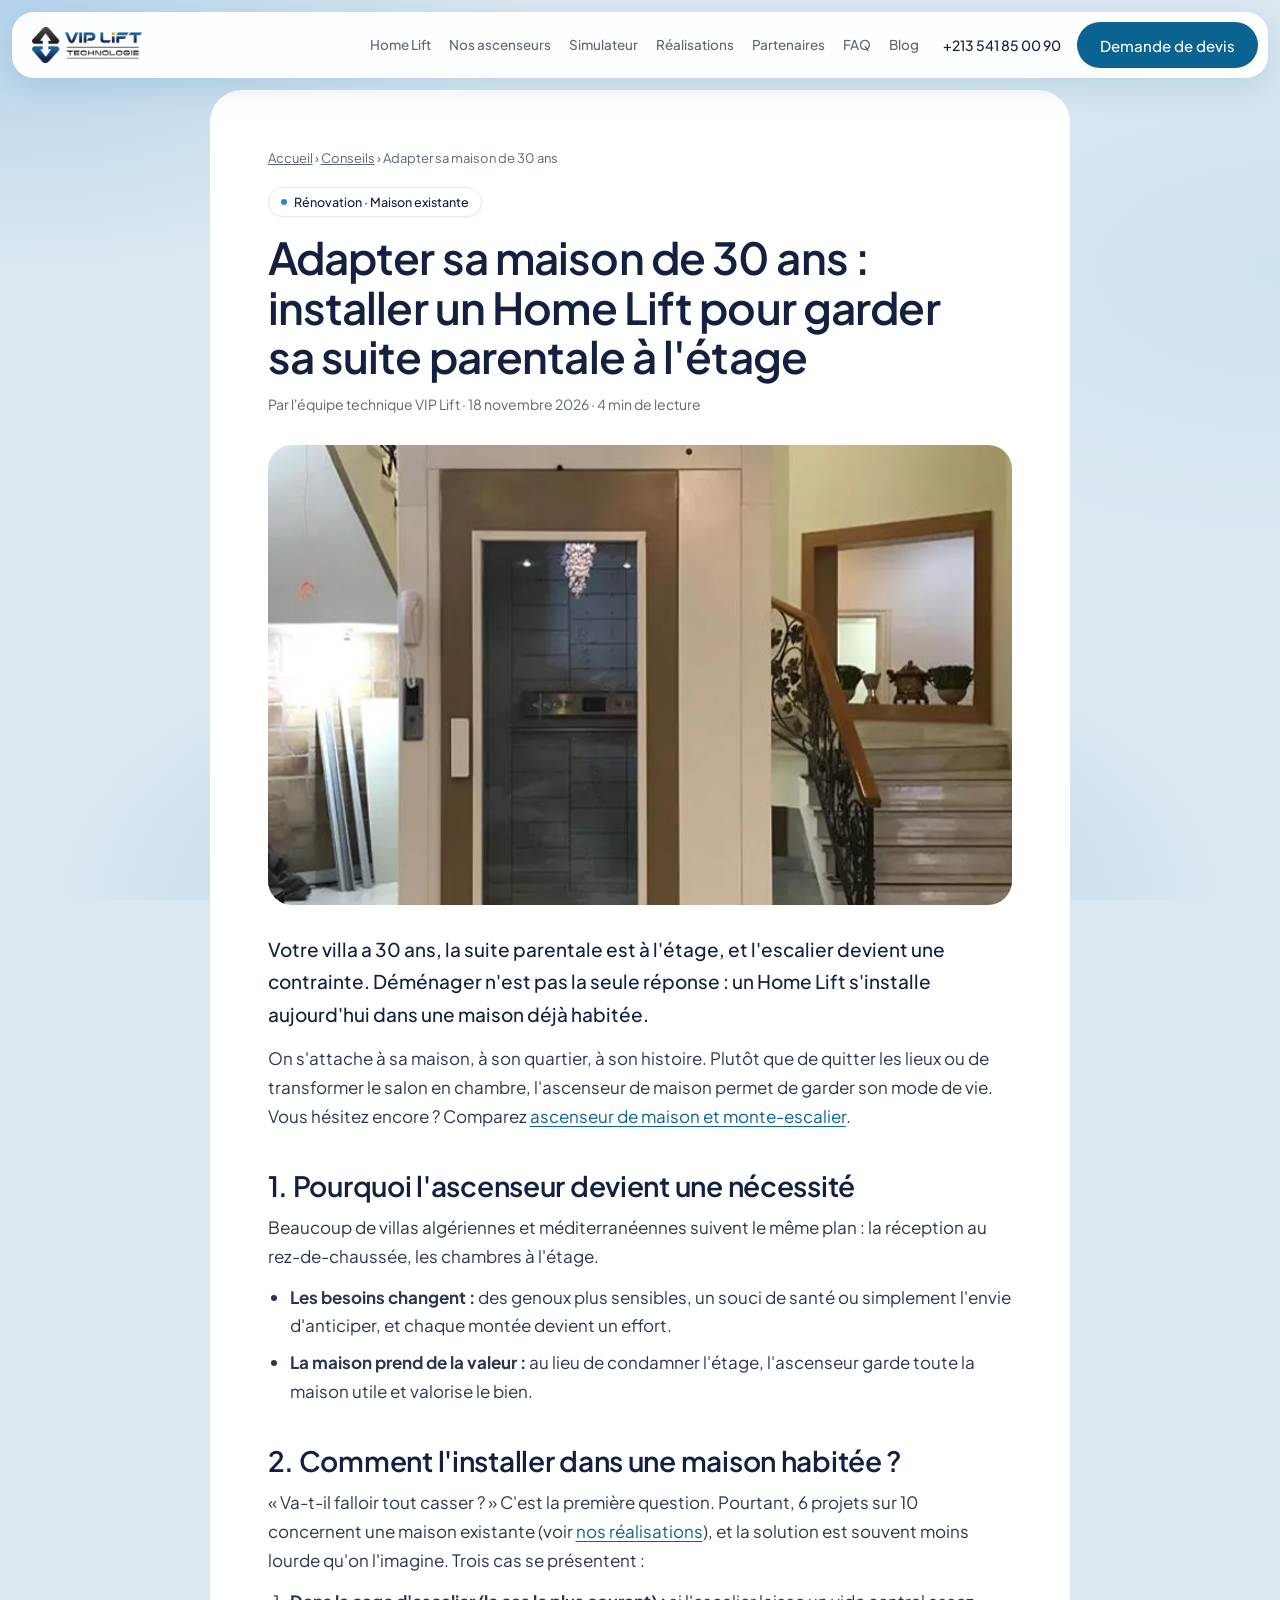
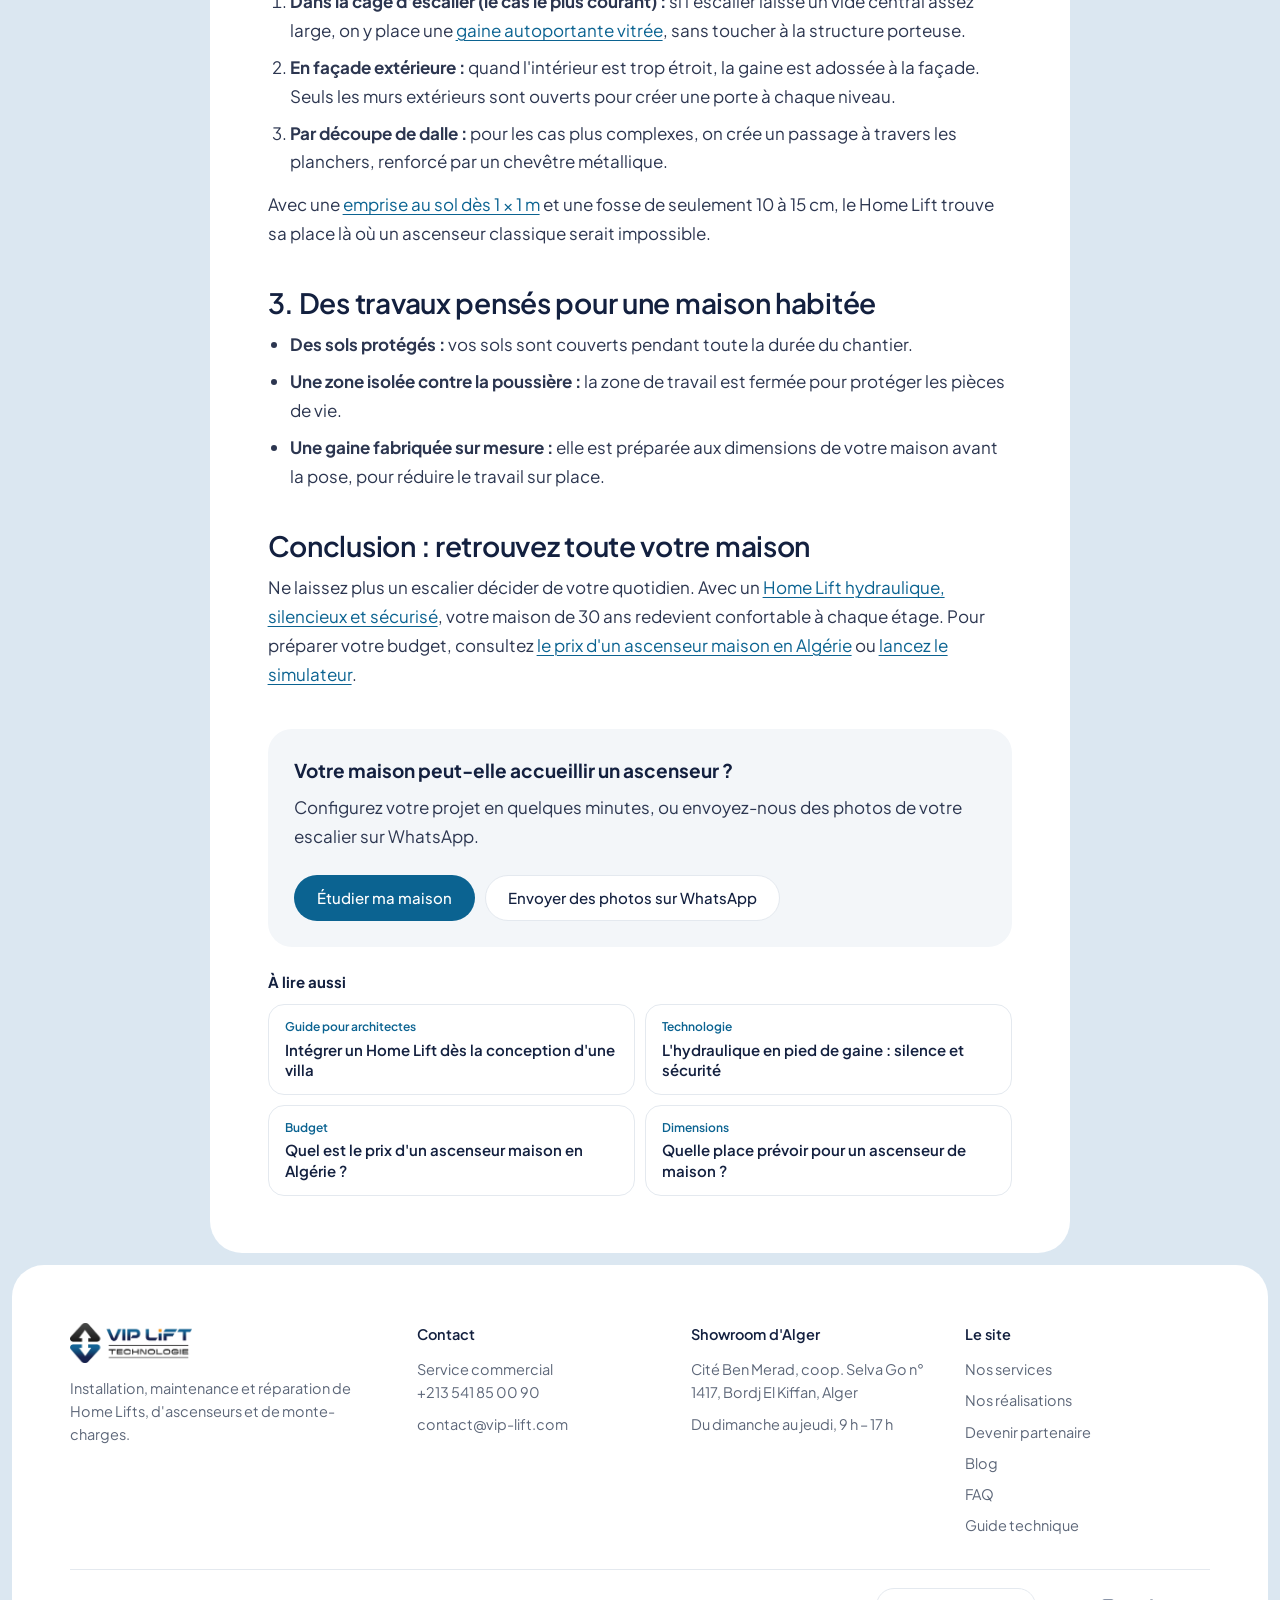
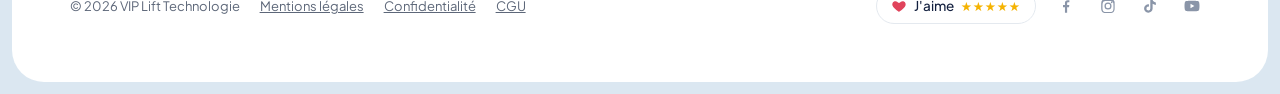
<file: mise-en-ligne/adapter-maison-30-ans-home-lift.html>
<!DOCTYPE html>
<html lang="fr">
<head>
<meta charset="UTF-8">
<meta name="viewport" content="width=device-width, initial-scale=1">
<title>Installer un Home Lift dans une maison de 30 ans | VIP Lift</title>
<meta name="description" content="Cage d'escalier, façade ou découpe de dalle : comment installer un ascenseur dans une maison habitée et garder sa suite parentale à l'étage.">
<link rel="canonical" href="https://vip-lift.com/adapter-maison-30-ans-home-lift.html">
<meta name="theme-color" content="#0b6391">
<meta property="og:type" content="article">
<meta property="og:locale" content="fr_DZ">
<meta property="og:site_name" content="VIP Lift Technologie">
<meta property="og:title" content="Installer un Home Lift dans une maison de 30 ans">
<meta property="og:description" content="Cage d'escalier, façade ou découpe de dalle : comment installer un ascenseur dans une maison habitée et garder sa suite parentale à l'étage.">
<meta property="og:url" content="https://vip-lift.com/adapter-maison-30-ans-home-lift.html">
<meta property="og:image" content="https://vip-lift.com/img/r3.webp">
<meta name="twitter:card" content="summary_large_image">
<link rel="icon" type="image/png" sizes="32x32" href="img/favicon-32.png"><link rel="icon" type="image/png" sizes="192x192" href="img/favicon-192.png"><link rel="apple-touch-icon" href="img/apple-touch-icon.png">
<link rel="preconnect" href="https://fonts.googleapis.com"><link rel="preconnect" href="https://fonts.gstatic.com" crossorigin>
<link href="https://fonts.googleapis.com/css2?family=Plus+Jakarta+Sans:wght@400;500;600&display=swap" rel="stylesheet">
<link rel="stylesheet" href="style.css?v=38">
<script type="application/ld+json">[{"@context": "https://schema.org", "@type": "Article", "headline": "Adapter sa maison de 30 ans : installer un Home Lift pour garder sa suite parentale à l'étage", "description": "Cage d'escalier, façade ou découpe de dalle : comment installer un ascenseur dans une maison habitée et garder sa suite parentale à l'étage.", "image": "https://vip-lift.com/img/r3.webp", "datePublished": "2026-11-18", "dateModified": "2026-11-18", "inLanguage": "fr", "mainEntityOfPage": "https://vip-lift.com/adapter-maison-30-ans-home-lift.html", "author": {"@type": "Organization", "name": "VIP Lift Technologie", "url": "https://vip-lift.com/"}, "publisher": {"@id": "https://vip-lift.com/#entreprise", "@type": "Organization", "name": "VIP Lift Technologie", "logo": {"@type": "ImageObject", "url": "https://vip-lift.com/img/logo-h.png"}}}, {"@context": "https://schema.org", "@type": "BreadcrumbList", "itemListElement": [{"@type": "ListItem", "position": 1, "name": "Accueil", "item": "https://vip-lift.com/"}, {"@type": "ListItem", "position": 2, "name": "Adapter sa maison de 30 ans", "item": "https://vip-lift.com/adapter-maison-30-ans-home-lift.html"}]}]</script>
</head>
<body class="art-page">

<header class="nav"><div>
  <a class="logo" href="./" aria-label="VIP Lift Technologie – accueil"><img src="img/logo-h.png" alt="VIP Lift Technologie" width="1024" height="334" decoding="async"></a>
  <nav aria-label="Navigation principale">
    <a href="./#possible">Home Lift</a><a href="./#offres">Nos ascenseurs</a><a href="./#simulateur">Simulateur</a><a href="./#realisations">Réalisations</a><a href="./#partenaires">Partenaires</a><a href="./#faq">FAQ</a><a href="./#blog">Blog</a>
  </nav>
  <a class="tel" href="tel:+213541850090">+213 541 85 00 90</a>
  <a class="btn or" href="./#simulateur">Demande de devis</a>
</div></header>

<main>
<article class="panel art">
  <nav class="crumb" aria-label="Fil d'Ariane"><a href="./">Accueil</a> › <a href="./#blog">Conseils</a> › <span>Adapter sa maison de 30 ans</span></nav>
  <span class="pill">Rénovation · Maison existante</span>
  <h1>Adapter sa maison de 30 ans : installer un Home Lift pour garder sa suite parentale à l'étage</h1>
  <p class="meta">Par l'équipe technique VIP Lift · 18 novembre 2026 · 4 min de lecture</p>
  <figure class="art-hero"><img src="img/r3.webp" alt="Home Lift installé le long de l'escalier d'une villa existante" width="679" height="993" fetchpriority="high" decoding="async"></figure>
  <p class="chapo">Votre villa a 30 ans, la suite parentale est à l'étage, et l'escalier devient une contrainte. Déménager n'est pas la seule réponse : un Home Lift s'installe aujourd'hui dans une maison déjà habitée.</p>
  <p>On s'attache à sa maison, à son quartier, à son histoire. Plutôt que de quitter les lieux ou de transformer le salon en chambre, l'ascenseur de maison permet de garder son mode de vie. Vous hésitez encore ? Comparez <a href="https://vip-lift.com/ascenseur-maison-ou-monte-escalier-quelle-solution-choisir-pour-une-villa-en-algerie/">ascenseur de maison et monte-escalier</a>.</p>

  <h2>1. Pourquoi l'ascenseur devient une nécessité</h2>
  <p>Beaucoup de villas algériennes et méditerranéennes suivent le même plan : la réception au rez-de-chaussée, les chambres à l'étage.</p>
  <ul>
    <li><b>Les besoins changent :</b> des genoux plus sensibles, un souci de santé ou simplement l'envie d'anticiper, et chaque montée devient un effort.</li>
    <li><b>La maison prend de la valeur :</b> au lieu de condamner l'étage, l'ascenseur garde toute la maison utile et valorise le bien.</li>
  </ul>

  <h2>2. Comment l'installer dans une maison habitée ?</h2>
  <p>« Va-t-il falloir tout casser ? » C'est la première question. Pourtant, 6 projets sur 10 concernent une maison existante (voir <a href="https://vip-lift.com/nosrealisations/">nos réalisations</a>), et la solution est souvent moins lourde qu'on l'imagine. Trois cas se présentent :</p>
  <ol>
    <li><b>Dans la cage d'escalier (le cas le plus courant) :</b> si l'escalier laisse un vide central assez large, on y place une <a href="guide-home-lift-conception-villa.html">gaine autoportante vitrée</a>, sans toucher à la structure porteuse.</li>
    <li><b>En façade extérieure :</b> quand l'intérieur est trop étroit, la gaine est adossée à la façade. Seuls les murs extérieurs sont ouverts pour créer une porte à chaque niveau.</li>
    <li><b>Par découpe de dalle :</b> pour les cas plus complexes, on crée un passage à travers les planchers, renforcé par un chevêtre métallique.</li>
  </ol>
  <p>Avec une <a href="https://vip-lift.com/quelle-place-faut-il-prevoir-pour-un-ascenseur-de-maison-dimensions-et-conseils/">emprise au sol dès 1 × 1 m</a> et une fosse de seulement 10 à 15 cm, le Home Lift trouve sa place là où un ascenseur classique serait impossible.</p>


  <h2>3. Des travaux pensés pour une maison habitée</h2>
  <ul>
    <li><b>Des sols protégés :</b> vos sols sont couverts pendant toute la durée du chantier.</li>
    <li><b>Une zone isolée contre la poussière :</b> la zone de travail est fermée pour protéger les pièces de vie.</li>
    <li><b>Une gaine fabriquée sur mesure :</b> elle est préparée aux dimensions de votre maison avant la pose, pour réduire le travail sur place.</li>
  </ul>

  <h2>Conclusion : retrouvez toute votre maison</h2>
  <p>Ne laissez plus un escalier décider de votre quotidien. Avec un <a href="home-lift-hydraulique-pied-de-gaine.html">Home Lift hydraulique, silencieux et sécurisé</a>, votre maison de 30 ans redevient confortable à chaque étage. Pour préparer votre budget, consultez <a href="prix-home-lift-algerie.html">le prix d'un ascenseur maison en Algérie</a> ou <a href="./#simulateur">lancez le simulateur</a>.</p>

  <aside class="art-cta">
    <b>Votre maison peut-elle accueillir un ascenseur ?</b>
    <p>Configurez votre projet en quelques minutes, ou envoyez-nous des photos de votre escalier sur WhatsApp.</p>
    <div class="pbtns"><a class="btn" href="./#simulateur">Étudier ma maison</a><a class="btn ghost" href="https://wa.me/213541850090?text=Bonjour%20VIP%20Lift%2C%20je%20souhaite%20faire%20%C3%A9tudier%20l%27installation%20d%27un%20ascenseur%20dans%20ma%20maison." target="_blank" rel="noopener">Envoyer des photos sur WhatsApp</a></div>
  </aside>
  <aside class="related"><b>À lire aussi</b><div><a href="guide-home-lift-conception-villa.html"><small>Guide pour architectes</small>Intégrer un Home Lift dès la conception d'une villa</a><a href="home-lift-hydraulique-pied-de-gaine.html"><small>Technologie</small>L'hydraulique en pied de gaine : silence et sécurité</a><a href="prix-home-lift-algerie.html"><small>Budget</small>Quel est le prix d'un ascenseur maison en Algérie ?</a><a href="https://vip-lift.com/quelle-place-faut-il-prevoir-pour-un-ascenseur-de-maison-dimensions-et-conseils/"><small>Dimensions</small>Quelle place prévoir pour un ascenseur de maison ?</a></div></aside>
</article>
</main>

<footer class="panel">
  <div class="ft">
    <div><img src="img/logo-h.png" alt="VIP Lift Technologie" width="1024" height="334" decoding="async"><p style="color:var(--mut);margin-top:14px;max-width:34ch">Installation, maintenance et réparation de Home Lifts, d'ascenseurs et de monte-charges.</p></div>
    <div><h4>Contact</h4><ul><li>Service commercial<br><a href="tel:+213541850090">+213 541 85 00 90</a></li><li><a href="mailto:contact@vip-lift.com">contact@vip-lift.com</a></li></ul></div>
    <div><h4>Showroom d'Alger</h4><ul><li>Cité Ben Merad, coop. Selva Go n° 1417, Bordj El Kiffan, Alger</li><li>Du dimanche au jeudi, 9 h – 17 h</li></ul></div>
    <div><h4>Le site</h4><ul><li><a href="https://vip-lift.com/nos-services/">Nos services</a></li><li><a href="https://vip-lift.com/nosrealisations/">Nos réalisations</a></li><li><a href="https://vip-lift.com/devenir-partenaire/">Devenir partenaire</a></li><li><a href="https://vip-lift.com/blog/">Blog</a></li><li><a href="faq-home-lift.html">FAQ</a></li><li><a href="preparation-chantier-home-lift.html">Guide technique</a></li></ul></div>
  </div>
  <div class="legal"><div class="lg"><span>© 2026 VIP Lift Technologie</span><a href="https://vip-lift.com/mentions-legales/">Mentions légales</a><a href="https://vip-lift.com/politique-de-confidentialite-2/">Confidentialité</a><a href="https://vip-lift.com/conditions-generales-dutilisation/">CGU</a></div>
    <div class="soc">
      <a class="like" id="lk-avis" href="#" target="_blank" rel="noopener"><svg viewBox="0 0 24 24" aria-hidden="true"><path d="M12 21s-7.5-4.6-9.6-9.2C1 8.6 3 5 6.6 5c2.1 0 3.4 1.2 4.1 2.3h2.6C14 6.2 15.3 5 17.4 5 21 5 23 8.6 21.6 11.8 19.5 16.4 12 21 12 21z"/></svg>J'aime<span class="stars">★★★★★</span></a>
      <a class="ic" id="lk-facebook" href="#" target="_blank" rel="noopener" aria-label="Facebook"><svg viewBox="0 0 24 24"><path d="M13.5 21v-7.5h2.5l.4-3h-2.9V8.6c0-.9.3-1.5 1.5-1.5h1.5V4.4c-.3 0-1.2-.1-2.2-.1-2.2 0-3.7 1.3-3.7 3.8v2.4H8v3h2.6V21h2.9z"/></svg></a>
      <a class="ic" id="lk-instagram" href="#" target="_blank" rel="noopener" aria-label="Instagram"><svg viewBox="0 0 24 24"><path d="M12 7.3A4.7 4.7 0 1 0 12 16.7 4.7 4.7 0 0 0 12 7.3zm0 7.7a3 3 0 1 1 0-6 3 3 0 0 1 0 6zm4.9-8.9a1.1 1.1 0 1 0 0 2.2 1.1 1.1 0 0 0 0-2.2zM20.9 8c-.1-1.5-.4-2.8-1.5-3.9S17 2.7 15.5 2.6C14 2.5 10 2.5 8.5 2.6 7 2.7 5.7 3 4.6 4.1S3.1 6.5 3 8C2.9 9.5 2.9 14.5 3 16c.1 1.5.4 2.8 1.5 3.9s2.4 1.4 3.9 1.5c1.5.1 5.5.1 7 0 1.5-.1 2.8-.4 3.9-1.5s1.4-2.4 1.5-3.9c.1-1.5.1-6.5 0-8zm-2 9.9a3 3 0 0 1-1.7 1.7c-1.2.5-4 .4-5.2.4s-4 .1-5.2-.4a3 3 0 0 1-1.7-1.7c-.5-1.2-.4-4-.4-5.2s-.1-4 .4-5.2a3 3 0 0 1 1.7-1.7c1.2-.5 4-.4 5.2-.4s4-.1 5.2.4a3 3 0 0 1 1.7 1.7c.5 1.2.4 4 .4 5.2s.1 4-.4 5.2z"/></svg></a>
      <a class="ic" id="lk-tiktok" href="#" target="_blank" rel="noopener" aria-label="TikTok"><svg viewBox="0 0 24 24"><path d="M16.6 5.8A4.3 4.3 0 0 1 15.5 3h-3.1v12.4a2.6 2.6 0 1 1-1.8-2.5V9.7a5.7 5.7 0 1 0 4.9 5.7V9.1a7.3 7.3 0 0 0 4.3 1.4V7.4a4.3 4.3 0 0 1-3.2-1.6z"/></svg></a>
      <a class="ic" id="lk-youtube" href="#" target="_blank" rel="noopener" aria-label="YouTube"><svg viewBox="0 0 24 24"><path d="M21.6 7.2a2.5 2.5 0 0 0-1.8-1.8C18.2 5 12 5 12 5s-6.2 0-7.8.4A2.5 2.5 0 0 0 2.4 7.2 26 26 0 0 0 2 12a26 26 0 0 0 .4 4.8 2.5 2.5 0 0 0 1.8 1.8C5.8 19 12 19 12 19s6.2 0 7.8-.4a2.5 2.5 0 0 0 1.8-1.8A26 26 0 0 0 22 12a26 26 0 0 0-.4-4.8zM10 15V9l5.2 3L10 15z"/></svg></a>
    </div>
  </div>
</footer>

<script src="liens.js?v=8" defer></script>
</body>
</html>
</file>
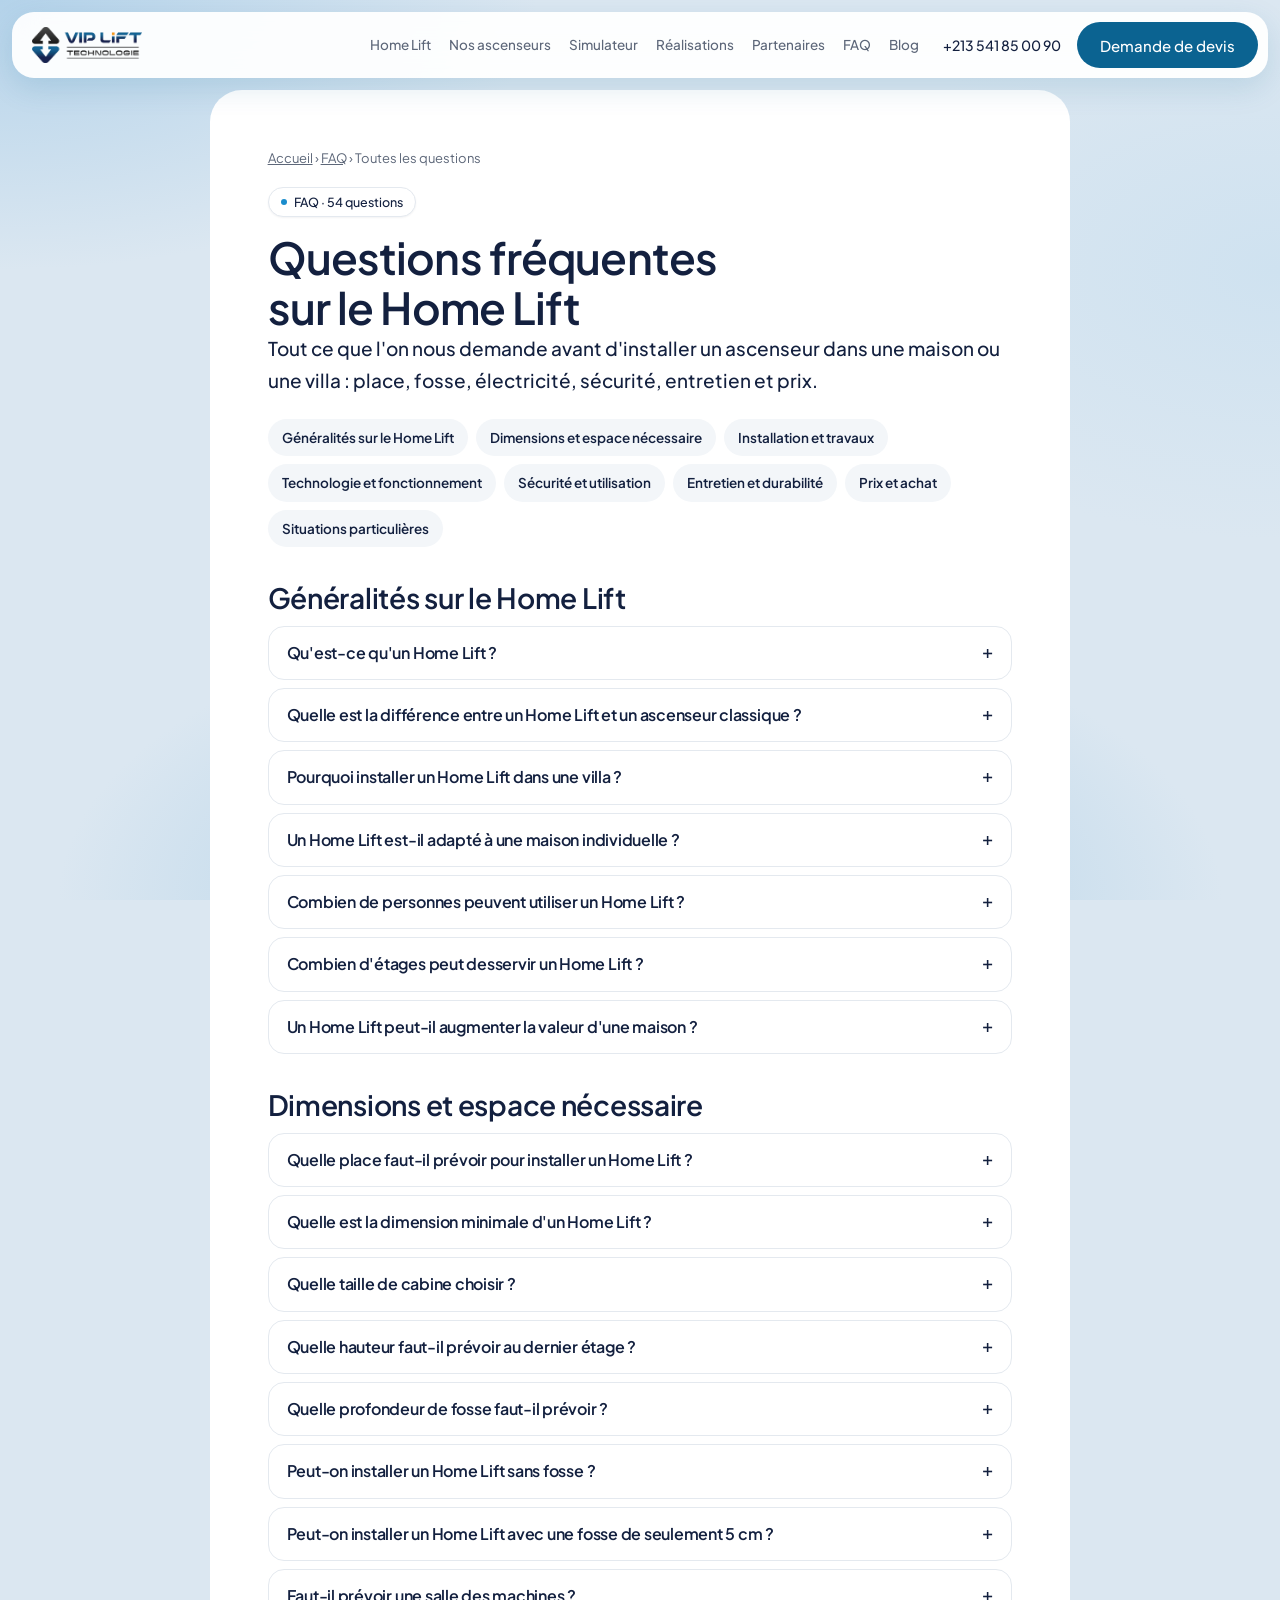
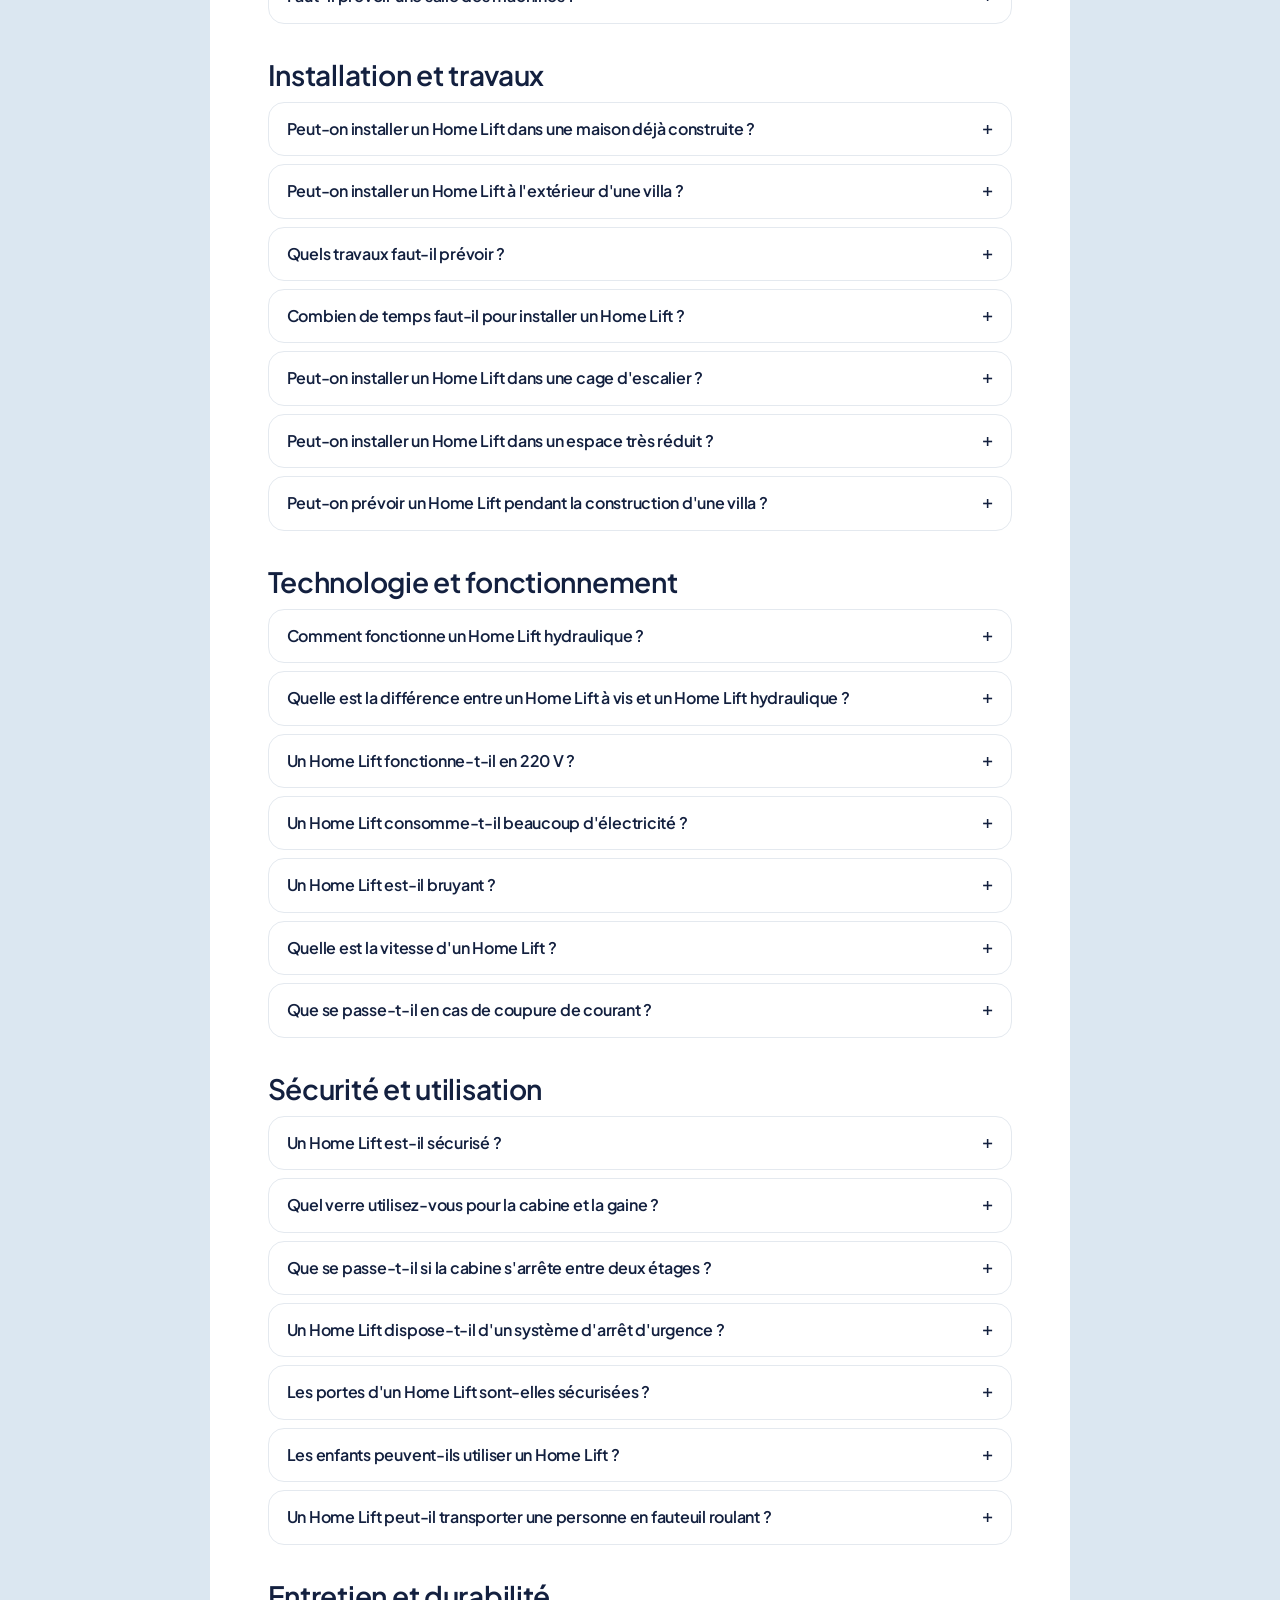
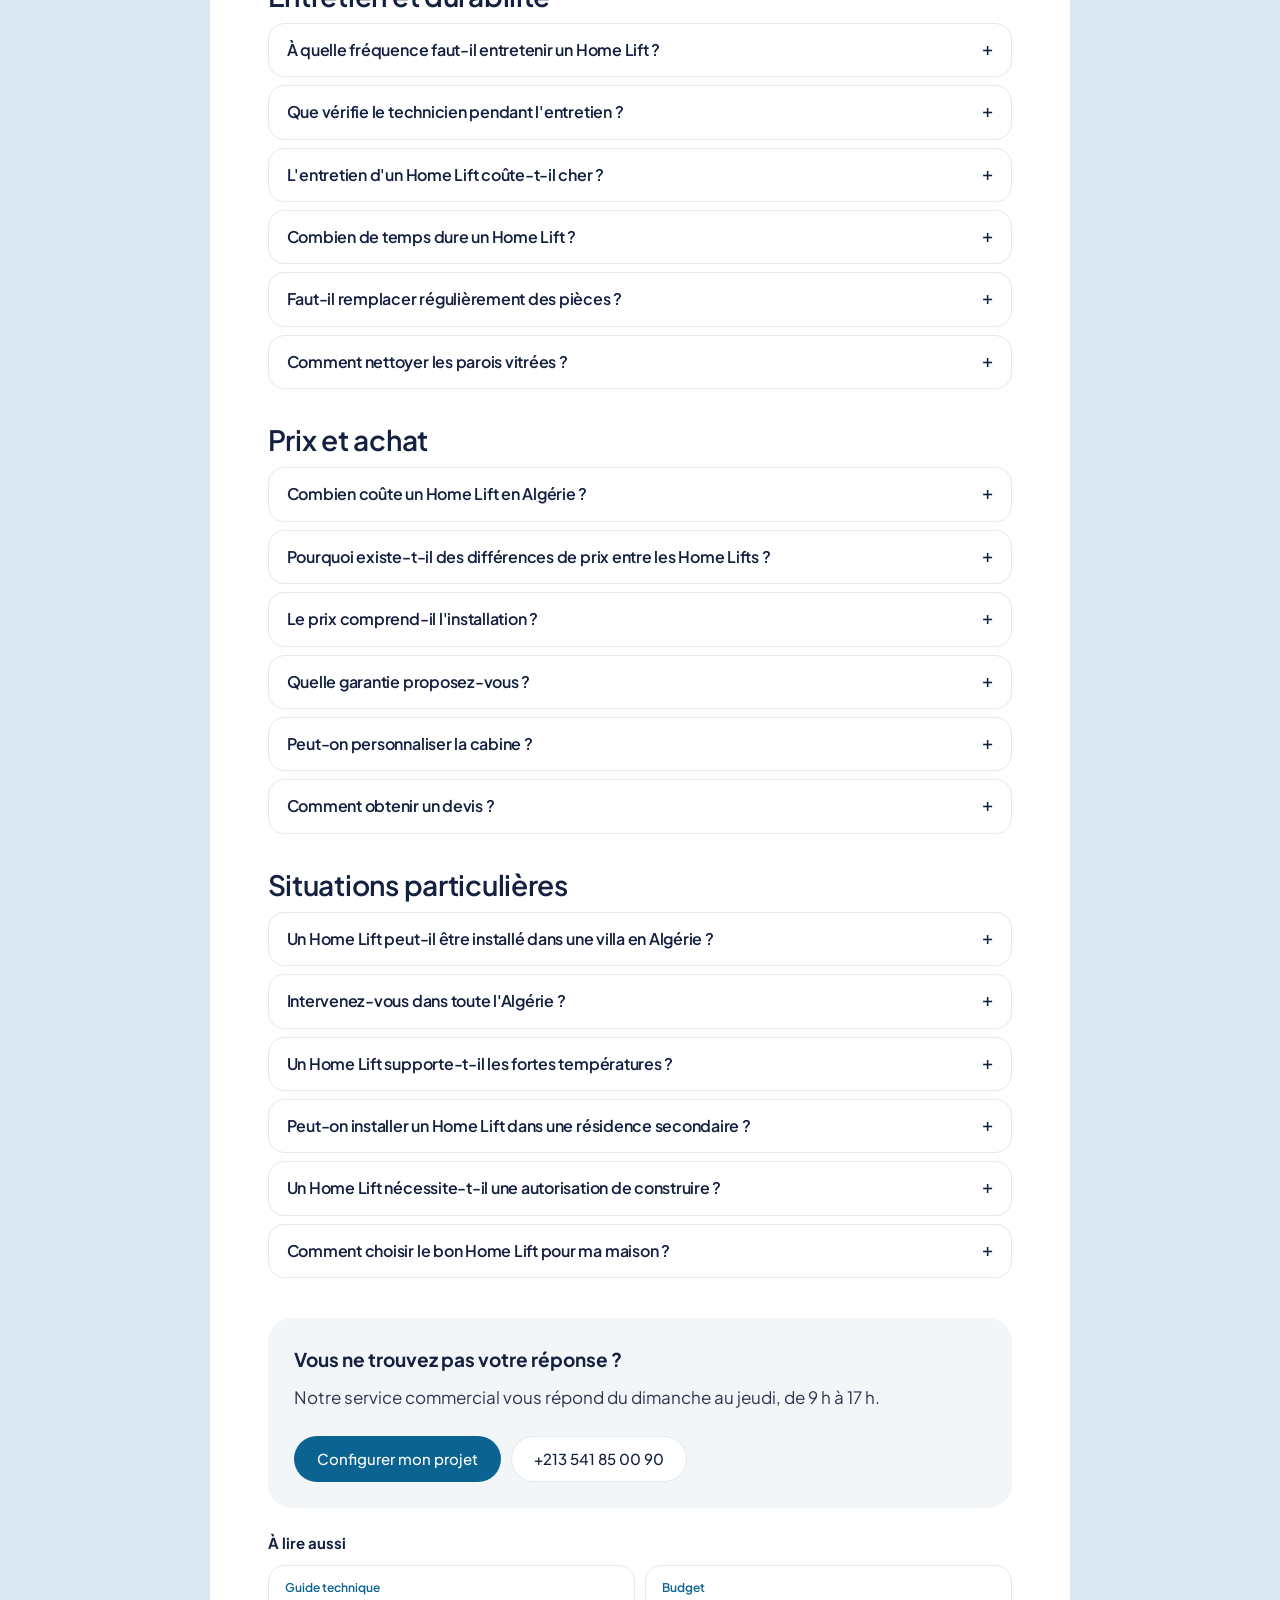
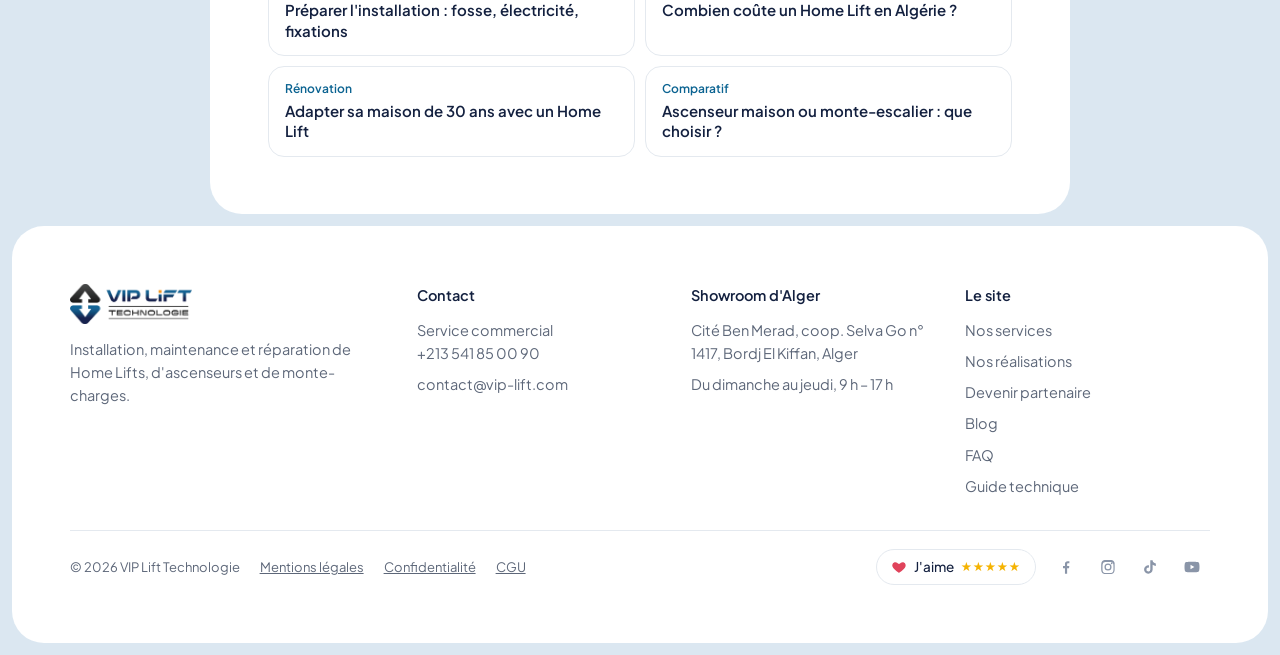
<file: mise-en-ligne/faq-home-lift.html>
<!DOCTYPE html>
<html lang="fr">
<head>
<meta charset="UTF-8">
<meta name="viewport" content="width=device-width, initial-scale=1">
<title>FAQ Home Lift : 50 questions sur l'ascenseur de maison | VIP Lift</title>
<meta name="description" content="Place, fosse, électricité, sécurité, entretien, prix : les réponses aux questions les plus fréquentes sur le Home Lift en Algérie.">
<link rel="canonical" href="https://vip-lift.com/faq-home-lift.html">
<meta name="theme-color" content="#0b6391">
<meta property="og:type" content="article">
<meta property="og:locale" content="fr_DZ">
<meta property="og:site_name" content="VIP Lift Technologie">
<meta property="og:title" content="FAQ Home Lift : 50 questions sur l'ascenseur de maison | VIP Lift">
<meta property="og:description" content="Place, fosse, électricité, sécurité, entretien, prix : les réponses aux questions les plus fréquentes sur le Home Lift en Algérie.">
<meta property="og:url" content="https://vip-lift.com/faq-home-lift.html">
<meta property="og:image" content="https://vip-lift.com/img/px-villa.webp">
<meta name="twitter:card" content="summary_large_image">
<link rel="icon" type="image/png" sizes="32x32" href="img/favicon-32.png"><link rel="icon" type="image/png" sizes="192x192" href="img/favicon-192.png"><link rel="apple-touch-icon" href="img/apple-touch-icon.png">
<link rel="preconnect" href="https://fonts.googleapis.com"><link rel="preconnect" href="https://fonts.gstatic.com" crossorigin>
<link href="https://fonts.googleapis.com/css2?family=Plus+Jakarta+Sans:wght@400;500;600&display=swap" rel="stylesheet">
<link rel="stylesheet" href="style.css?v=38">
<script type="application/ld+json">[{"@context": "https://schema.org", "@type": "Article", "headline": "Questions fréquentes sur le Home Lift", "description": "Place, fosse, électricité, sécurité, entretien, prix : les réponses aux questions les plus fréquentes sur le Home Lift en Algérie.", "image": "https://vip-lift.com/img/px-villa.webp", "datePublished": "2026-11-20", "dateModified": "2026-11-20", "inLanguage": "fr", "mainEntityOfPage": "https://vip-lift.com/faq-home-lift.html", "author": {"@type": "Organization", "name": "VIP Lift Technologie", "url": "https://vip-lift.com/"}, "publisher": {"@id": "https://vip-lift.com/#entreprise", "@type": "Organization", "name": "VIP Lift Technologie", "logo": {"@type": "ImageObject", "url": "https://vip-lift.com/img/logo-h.png"}}}, {"@context": "https://schema.org", "@type": "BreadcrumbList", "itemListElement": [{"@type": "ListItem", "position": 1, "name": "Accueil", "item": "https://vip-lift.com/"}, {"@type": "ListItem", "position": 2, "name": "FAQ", "item": "https://vip-lift.com/faq-home-lift.html"}]}, {"@context": "https://schema.org", "@type": "FAQPage", "mainEntity": [{"@type": "Question", "name": "Qu'est-ce qu'un Home Lift ?", "acceptedAnswer": {"@type": "Answer", "text": "Un Home Lift est un ascenseur conçu pour les maisons, les villas et les résidences individuelles. Il permet de circuler facilement entre les étages tout en s'intégrant à l'architecture de l'habitation."}}, {"@type": "Question", "name": "Quelle est la différence entre un Home Lift et un ascenseur classique ?", "acceptedAnswer": {"@type": "Answer", "text": "Le Home Lift est pensé pour la maison : pas de fosse profonde (10 à 15 cm au lieu d'environ 1,2 m), pas de salle des machines, un dernier niveau de 2,5 m seulement et un entretien de 3 à 4 visites par an. L'ascenseur classique est conçu pour les immeubles et les bâtiments collectifs. Voir notre comparatif."}}, {"@type": "Question", "name": "Pourquoi installer un Home Lift dans une villa ?", "acceptedAnswer": {"@type": "Answer", "text": "Il améliore le confort au quotidien, facilite les déplacements entre les étages, valorise le logement et permet d'anticiper les besoins futurs de la famille."}}, {"@type": "Question", "name": "Un Home Lift est-il adapté à une maison individuelle ?", "acceptedAnswer": {"@type": "Answer", "text": "Oui, c'est précisément sa destination. Différentes dimensions, capacités et finitions permettent de l'adapter à chaque maison ou villa."}}, {"@type": "Question", "name": "Combien de personnes peuvent utiliser un Home Lift ?", "acceptedAnswer": {"@type": "Answer", "text": "Cela dépend du modèle et de sa charge utile. Certains modèles compacts accueillent une ou deux personnes, d'autres plusieurs passagers, jusqu'à 400 kg de charge."}}, {"@type": "Question", "name": "Combien d'étages peut desservir un Home Lift ?", "acceptedAnswer": {"@type": "Answer", "text": "De 2 à 5 niveaux pour un Home Lift, avec ou sans charpente. Au-delà, nous proposons un ascenseur standard. En savoir plus sur le nombre de niveaux."}}, {"@type": "Question", "name": "Un Home Lift peut-il augmenter la valeur d'une maison ?", "acceptedAnswer": {"@type": "Answer", "text": "Oui, c'est un équipement de confort recherché et un atout lors de la vente ou de la location d'une villa, même si la valorisation dépend du marché immobilier."}}, {"@type": "Question", "name": "Quelle place faut-il prévoir pour installer un Home Lift ?", "acceptedAnswer": {"@type": "Answer", "text": "Un Home Lift peut s'installer dans un espace réduit, à partir de 1 × 1 m au sol. Un ascenseur standard demande une gaine d'au moins 1,6 × 1,6 m. Quelle place prévoir pour un ascenseur de maison."}}, {"@type": "Question", "name": "Quelle est la dimension minimale d'un Home Lift ?", "acceptedAnswer": {"@type": "Answer", "text": "Il n'existe pas de dimension minimale universelle : certains modèles sont conçus pour les petits espaces, à partir de 1 × 1 m. Nous étudions votre réservation pour vous proposer la configuration compatible."}}, {"@type": "Question", "name": "Quelle taille de cabine choisir ?", "acceptedAnswer": {"@type": "Answer", "text": "Elle dépend du nombre de personnes, du confort recherché, de l'espace disponible et de la largeur de passage de la porte, notamment si un fauteuil roulant doit entrer."}}, {"@type": "Question", "name": "Quelle hauteur faut-il prévoir au dernier étage ?", "acceptedAnswer": {"@type": "Answer", "text": "2,5 m suffisent au dernier niveau pour un Home Lift, contre 4 à 4,2 m pour un ascenseur standard. La valeur exacte est confirmée sur le plan de votre projet. Guide de conception."}}, {"@type": "Question", "name": "Quelle profondeur de fosse faut-il prévoir ?", "acceptedAnswer": {"@type": "Answer", "text": "Une fosse peu profonde : 10 à 15 cm pour nos Home Lifts hydrauliques, 6 à 7 cm pour certains modèles. On peut aussi s'en passer avec une rampe, ou l'approfondir à 8–9 cm pour votre propre revêtement de sol. Schémas de fosse."}}, {"@type": "Question", "name": "Peut-on installer un Home Lift sans fosse ?", "acceptedAnswer": {"@type": "Answer", "text": "Oui, selon le modèle : la plateforme se pose sur le sol fini et l'on entre par une petite rampe d'environ 5 cm."}}, {"@type": "Question", "name": "Peut-on installer un Home Lift avec une fosse de seulement 5 cm ?", "acceptedAnswer": {"@type": "Answer", "text": "Oui, certains modèles se posent sans fosse avec une rampe de 5 cm environ. La faisabilité dépend du modèle choisi : nous la vérifions lors de l'étude."}}, {"@type": "Question", "name": "Faut-il prévoir une salle des machines ?", "acceptedAnswer": {"@type": "Answer", "text": "Non. La machinerie est intégrée au pied de la gaine : pas de local sur le toit ni de charge lourde en partie haute. L'hydraulique en pied de gaine."}}, {"@type": "Question", "name": "Peut-on installer un Home Lift dans une maison déjà construite ?", "acceptedAnswer": {"@type": "Answer", "text": "Oui, c'est même 60 % de nos projets : dans un hall, une cage d'escalier, une trémie de dalle ou en façade. La visite technique confirme l'emplacement et les travaux. Adapter une maison existante."}}, {"@type": "Question", "name": "Peut-on installer un Home Lift à l'extérieur d'une villa ?", "acceptedAnswer": {"@type": "Answer", "text": "Oui, en façade. On prévoit un drain au centre de la fosse, une protection contre le ruissellement, des matériaux résistants à la corrosion, des boutons étanches et, si besoin, une toiture sur mesure. Installation extérieure."}}, {"@type": "Question", "name": "Quels travaux faut-il prévoir ?", "acceptedAnswer": {"@type": "Answer", "text": "Selon la maison : la réservation (trémie), une petite fosse, éventuellement un peu de maçonnerie, l'arrivée électrique avec un disjoncteur dédié et la préparation des paliers. Préparer l'installation."}}, {"@type": "Question", "name": "Combien de temps faut-il pour installer un Home Lift ?", "acceptedAnswer": {"@type": "Answer", "text": "Le montage sur site dure en moyenne 7 à 12 jours, selon la taille de l'ascenseur et la complexité du chantier, une fois la fosse et l'électricité prêtes. Le planning précis est fixé après l'étude."}}, {"@type": "Question", "name": "Peut-on installer un Home Lift dans une cage d'escalier ?", "acceptedAnswer": {"@type": "Answer", "text": "Oui, lorsque l'espace le permet : le long de l'escalier ou en son centre, la gaine étant fixée aux paliers."}}, {"@type": "Question", "name": "Peut-on installer un Home Lift dans un espace très réduit ?", "acceptedAnswer": {"@type": "Answer", "text": "Oui, à partir de 1 × 1 m au sol. Il faut toutefois vérifier les dégagements, les accès et les contraintes techniques."}}, {"@type": "Question", "name": "Peut-on prévoir un Home Lift pendant la construction d'une villa ?", "acceptedAnswer": {"@type": "Answer", "text": "Oui, et c'est la meilleure solution : la trémie, la fosse et l'alimentation sont prévues dès les plans de gros œuvre, ce qui réduit les coûts. Guide pour architectes."}}, {"@type": "Question", "name": "Comment fonctionne un Home Lift hydraulique ?", "acceptedAnswer": {"@type": "Answer", "text": "Une centrale installée au pied de la gaine pousse un vérin qui fait monter la cabine. À la descente, la cabine redescend par gravité, sans moteur : le mouvement est fluide et silencieux. En savoir plus."}}, {"@type": "Question", "name": "Quelle est la différence entre un Home Lift à vis et un Home Lift hydraulique ?", "acceptedAnswer": {"@type": "Answer", "text": "Le système à vis déplace la cabine grâce à un ensemble vis-écrou entraîné par un moteur électrique. Le système hydraulique utilise un vérin et une centrale à huile placée au pied de la gaine. Chaque technologie a ses avantages ; nous vous conseillons celle qui convient à votre maison."}}, {"@type": "Question", "name": "Un Home Lift fonctionne-t-il en 220 V ?", "acceptedAnswer": {"@type": "Answer", "text": "Oui : nos Home Lifts se raccordent en 220/230 V monophasé ou en 380/400 V triphasé, pour une puissance de 2,9 kW jusqu'à 400 kg. Prévoyez un disjoncteur dédié. Schémas électriques."}}, {"@type": "Question", "name": "Un Home Lift consomme-t-il beaucoup d'électricité ?", "acceptedAnswer": {"@type": "Answer", "text": "Peu. En hydraulique, le moteur ne travaille qu'à la montée : la descente se fait par gravité. Dans une maison, l'usage reste bien moins intensif que dans un immeuble."}}, {"@type": "Question", "name": "Un Home Lift est-il bruyant ?", "acceptedAnswer": {"@type": "Answer", "text": "Très peu. Le moteur est installé au pied de la gaine, loin des chambres, et ne fonctionne qu'à la montée."}}, {"@type": "Question", "name": "Quelle est la vitesse d'un Home Lift ?", "acceptedAnswer": {"@type": "Answer", "text": "Elle dépend du modèle. Un Home Lift privilégie le confort et la sécurité plutôt que la vitesse des ascenseurs de grande hauteur."}}, {"@type": "Question", "name": "Que se passe-t-il en cas de coupure de courant ?", "acceptedAnswer": {"@type": "Answer", "text": "Une batterie de secours prend le relais : la cabine descend au niveau le plus bas et la porte se déverrouille. Si la coupure se prolonge, une descente manuelle permet de libérer les occupants."}}, {"@type": "Question", "name": "Un Home Lift est-il sécurisé ?", "acceptedAnswer": {"@type": "Answer", "text": "Oui. Nos Home Lifts sont conformes à la norme EN 81-41, avec un double parachute (sur le vérin et sous la cabine), une batterie de secours, une descente manuelle et des parois en verre feuilleté."}}, {"@type": "Question", "name": "Quel verre utilisez-vous pour la cabine et la gaine ?", "acceptedAnswer": {"@type": "Answer", "text": "Uniquement du verre feuilleté de sécurité. Plus cher que le verre standard ou trempé, il se fissure sans se briser : le film intercalaire retient les morceaux et rien ne passe au travers. Voir le schéma."}}, {"@type": "Question", "name": "Que se passe-t-il si la cabine s'arrête entre deux étages ?", "acceptedAnswer": {"@type": "Answer", "text": "La batterie de secours ramène la cabine au niveau le plus bas et déverrouille la porte. À défaut, la descente manuelle permet de libérer les occupants. Contactez ensuite notre service technique."}}, {"@type": "Question", "name": "Un Home Lift dispose-t-il d'un système d'arrêt d'urgence ?", "acceptedAnswer": {"@type": "Answer", "text": "Oui, la cabine dispose de dispositifs d'arrêt et d'alarme. Leur fonctionnement vous est expliqué à la mise en service et figure dans la documentation remise."}}, {"@type": "Question", "name": "Les portes d'un Home Lift sont-elles sécurisées ?", "acceptedAnswer": {"@type": "Answer", "text": "Oui, les portes sont verrouillées tant que la cabine n'est pas à l'arrêt au niveau. Ces verrouillages sont contrôlés à chaque visite d'entretien."}}, {"@type": "Question", "name": "Les enfants peuvent-ils utiliser un Home Lift ?", "acceptedAnswer": {"@type": "Answer", "text": "Oui, avec les précautions adaptées à leur âge et sous la surveillance d'un adulte si besoin. Apprenez-leur les règles d'utilisation et à ne pas jouer avec les commandes."}}, {"@type": "Question", "name": "Un Home Lift peut-il transporter une personne en fauteuil roulant ?", "acceptedAnswer": {"@type": "Answer", "text": "Oui, avec une cabine et une porte adaptées. Nous conseillons un panneau de commande placé sur le côté de la cabine, plus facile à atteindre en entrant avec un fauteuil."}}, {"@type": "Question", "name": "À quelle fréquence faut-il entretenir un Home Lift ?", "acceptedAnswer": {"@type": "Answer", "text": "3 à 4 visites par an pour un Home Lift, contre une visite au moins tous les 45 jours pour un ascenseur standard. Entretien d'un Home Lift."}}, {"@type": "Question", "name": "Que vérifie le technicien pendant l'entretien ?", "acceptedAnswer": {"@type": "Answer", "text": "Les portes et leurs verrouillages, les dispositifs de sécurité, les commandes, les composants mécaniques, hydrauliques et électriques, et le bon fonctionnement général."}}, {"@type": "Question", "name": "L'entretien d'un Home Lift coûte-t-il cher ?", "acceptedAnswer": {"@type": "Answer", "text": "Le coût dépend du modèle et du contrat de maintenance. Avec 3 à 4 visites par an, il reste nettement inférieur à celui d'un ascenseur d'immeuble."}}, {"@type": "Question", "name": "Combien de temps dure un Home Lift ?", "acceptedAnswer": {"@type": "Answer", "text": "Sa durée de vie dépend de sa qualité de fabrication, de son utilisation et surtout de son entretien. Un appareil suivi régulièrement dure de longues années."}}, {"@type": "Question", "name": "Faut-il remplacer régulièrement des pièces ?", "acceptedAnswer": {"@type": "Answer", "text": "Pas souvent. Certaines pièces d'usure se remplacent au fil des années ; nos pièces détachées sont en stock localement pour intervenir vite."}}, {"@type": "Question", "name": "Comment nettoyer les parois vitrées ?", "acceptedAnswer": {"@type": "Answer", "text": "Dépoussiérez avec un papier doux, appliquez un nettoyant pour vitres et essuyez avec une microfibre non pelucheuse. Évitez le papier journal, les éponges abrasives et les balais à franges."}}, {"@type": "Question", "name": "Combien coûte un Home Lift en Algérie ?", "acceptedAnswer": {"@type": "Answer", "text": "Le prix dépend du nombre de niveaux, des dimensions, de la technologie, des finitions et des conditions d'installation. Le simulateur donne un budget approximatif, confirmé par notre étude. Prix d'un Home Lift."}}, {"@type": "Question", "name": "Pourquoi existe-t-il des différences de prix entre les Home Lifts ?", "acceptedAnswer": {"@type": "Answer", "text": "Elles tiennent à la technologie, à la capacité, aux dimensions, aux matériaux (verre feuilleté, structure), aux équipements de sécurité et aux finitions."}}, {"@type": "Question", "name": "Le prix comprend-il l'installation ?", "acceptedAnswer": {"@type": "Answer", "text": "Vérifiez toujours ce que couvre un devis : équipement, transport, montage, mise en service et travaux préparatoires. Nos devis détaillent chacun de ces postes."}}, {"@type": "Question", "name": "Quelle garantie proposez-vous ?", "acceptedAnswer": {"@type": "Answer", "text": "Vous choisissez une garantie de 2, 3, 5 ou 10 ans. Nos pièces détachées sont en stock localement."}}, {"@type": "Question", "name": "Peut-on personnaliser la cabine ?", "acceptedAnswer": {"@type": "Answer", "text": "Oui : matériaux, couleurs, éclairage, portes, sol et plafond se choisissent pour s'accorder à votre intérieur. Voir les finitions."}}, {"@type": "Question", "name": "Comment obtenir un devis ?", "acceptedAnswer": {"@type": "Answer", "text": "Lancez le simulateur ou envoyez-nous vos plans, le nombre d'étages, les dimensions disponibles et quelques photos de l'emplacement. Notre service commercial vous rappelle sous 24 h."}}, {"@type": "Question", "name": "Un Home Lift peut-il être installé dans une villa en Algérie ?", "acceptedAnswer": {"@type": "Answer", "text": "Oui. Nous installons des Home Lifts dans toute l'Algérie, en tenant compte de la configuration de chaque villa."}}, {"@type": "Question", "name": "Intervenez-vous dans toute l'Algérie ?", "acceptedAnswer": {"@type": "Answer", "text": "Oui, partout et sans limite géographique : dans toutes les wilayas, y compris le Grand Sud, ainsi qu'en France et à l'international."}}, {"@type": "Question", "name": "Un Home Lift supporte-t-il les fortes températures ?", "acceptedAnswer": {"@type": "Answer", "text": "Le choix de l'équipement tient compte des températures et de l'exposition. Pour une installation extérieure, nous prévoyons les protections adaptées : matériaux, étanchéité, toiture si besoin."}}, {"@type": "Question", "name": "Peut-on installer un Home Lift dans une résidence secondaire ?", "acceptedAnswer": {"@type": "Answer", "text": "Oui. Il suffit de prévoir une maintenance régulière et de couper l'appareil au disjoncteur dédié lors des longues absences."}}, {"@type": "Question", "name": "Un Home Lift nécessite-t-il une autorisation de construire ?", "acceptedAnswer": {"@type": "Answer", "text": "Cela dépend de la nature des travaux, du bâtiment et de la réglementation locale. Renseignez-vous auprès des services compétents avant le démarrage du chantier."}}, {"@type": "Question", "name": "Comment choisir le bon Home Lift pour ma maison ?", "acceptedAnswer": {"@type": "Answer", "text": "Il dépend de l'espace disponible, du nombre d'étages, du budget, de la capacité souhaitée et du style recherché. Nous vous accompagnons de l'étude jusqu'à l'installation."}}]}]</script>
</head>
<body class="art-page">

<header class="nav"><div>
  <a class="logo" href="./" aria-label="VIP Lift Technologie – accueil"><img src="img/logo-h.png" alt="VIP Lift Technologie" width="1024" height="334" decoding="async"></a>
  <nav aria-label="Navigation principale">
    <a href="./#possible">Home Lift</a><a href="./#offres">Nos ascenseurs</a><a href="./#simulateur">Simulateur</a><a href="./#realisations">Réalisations</a><a href="./#partenaires">Partenaires</a><a href="./#faq">FAQ</a><a href="./#blog">Blog</a>
  </nav>
  <a class="tel" href="tel:+213541850090">+213 541 85 00 90</a>
  <a class="btn or" href="./#simulateur">Demande de devis</a>
</div></header>

<main>
<article class="panel art faqpage">
  <nav class="crumb" aria-label="Fil d'Ariane"><a href="./">Accueil</a> › <a href="./#faq">FAQ</a> › <span>Toutes les questions</span></nav>
  <span class="pill">FAQ · 54 questions</span>
  <h1>Questions fréquentes sur le Home Lift</h1>
  <p class="chapo">Tout ce que l'on nous demande avant d'installer un ascenseur dans une maison ou une villa : place, fosse, électricité, sécurité, entretien et prix.</p>
  <nav class="faqnav" aria-label="Rubriques"><a href="#generalites">Généralités sur le Home Lift</a><a href="#dimensions">Dimensions et espace nécessaire</a><a href="#installation">Installation et travaux</a><a href="#technologie">Technologie et fonctionnement</a><a href="#securite">Sécurité et utilisation</a><a href="#entretien">Entretien et durabilité</a><a href="#prix">Prix et achat</a><a href="#particulier">Situations particulières</a></nav>
  <section class="faqcat" id="generalites"><h2>Généralités sur le Home Lift</h2><details><summary><h3>Qu'est-ce qu'un Home Lift ?</h3></summary><p>Un Home Lift est un ascenseur conçu pour les maisons, les villas et les résidences individuelles. Il permet de circuler facilement entre les étages tout en s'intégrant à l'architecture de l'habitation.</p></details><details><summary><h3>Quelle est la différence entre un Home Lift et un ascenseur classique ?</h3></summary><p>Le Home Lift est pensé pour la maison : pas de fosse profonde (10 à 15 cm au lieu d'environ 1,2 m), pas de salle des machines, un dernier niveau de 2,5 m seulement et un entretien de 3 à 4 visites par an. L'ascenseur classique est conçu pour les immeubles et les bâtiments collectifs. Voir <a href="./#comparatif">notre comparatif</a>.</p></details><details><summary><h3>Pourquoi installer un Home Lift dans une villa ?</h3></summary><p>Il améliore le confort au quotidien, facilite les déplacements entre les étages, valorise le logement et permet d'anticiper les besoins futurs de la famille.</p></details><details><summary><h3>Un Home Lift est-il adapté à une maison individuelle ?</h3></summary><p>Oui, c'est précisément sa destination. Différentes dimensions, capacités et finitions permettent de l'adapter à chaque maison ou villa.</p></details><details><summary><h3>Combien de personnes peuvent utiliser un Home Lift ?</h3></summary><p>Cela dépend du modèle et de sa charge utile. Certains modèles compacts accueillent une ou deux personnes, d'autres plusieurs passagers, jusqu'à 400 kg de charge.</p></details><details><summary><h3>Combien d'étages peut desservir un Home Lift ?</h3></summary><p>De 2 à 5 niveaux pour un Home Lift, avec ou sans charpente. Au-delà, nous proposons un ascenseur standard. <a href="https://vip-lift.com/combien-de-niveaux-peut-desservir-un-home-lift-dans-une-villa/">En savoir plus sur le nombre de niveaux</a>.</p></details><details><summary><h3>Un Home Lift peut-il augmenter la valeur d'une maison ?</h3></summary><p>Oui, c'est un équipement de confort recherché et un atout lors de la vente ou de la location d'une villa, même si la valorisation dépend du marché immobilier.</p></details></section><section class="faqcat" id="dimensions"><h2>Dimensions et espace nécessaire</h2><details><summary><h3>Quelle place faut-il prévoir pour installer un Home Lift ?</h3></summary><p>Un Home Lift peut s'installer dans un espace réduit, à partir de 1 × 1 m au sol. Un ascenseur standard demande une gaine d'au moins 1,6 × 1,6 m. <a href="https://vip-lift.com/quelle-place-faut-il-prevoir-pour-un-ascenseur-de-maison-dimensions-et-conseils/">Quelle place prévoir pour un ascenseur de maison</a>.</p></details><details><summary><h3>Quelle est la dimension minimale d'un Home Lift ?</h3></summary><p>Il n'existe pas de dimension minimale universelle : certains modèles sont conçus pour les petits espaces, à partir de 1 × 1 m. Nous étudions votre réservation pour vous proposer la configuration compatible.</p></details><details><summary><h3>Quelle taille de cabine choisir ?</h3></summary><p>Elle dépend du nombre de personnes, du confort recherché, de l'espace disponible et de la largeur de passage de la porte, notamment si un fauteuil roulant doit entrer.</p></details><details><summary><h3>Quelle hauteur faut-il prévoir au dernier étage ?</h3></summary><p>2,5 m suffisent au dernier niveau pour un Home Lift, contre 4 à 4,2 m pour un ascenseur standard. La valeur exacte est confirmée sur le plan de votre projet. <a href="guide-home-lift-conception-villa.html">Guide de conception</a>.</p></details><details><summary><h3>Quelle profondeur de fosse faut-il prévoir ?</h3></summary><p>Une fosse peu profonde : 10 à 15 cm pour nos Home Lifts hydrauliques, 6 à 7 cm pour certains modèles. On peut aussi s'en passer avec une rampe, ou l'approfondir à 8–9 cm pour votre propre revêtement de sol. <a href="preparation-chantier-home-lift.html">Schémas de fosse</a>.</p></details><details><summary><h3>Peut-on installer un Home Lift sans fosse ?</h3></summary><p>Oui, selon le modèle : la plateforme se pose sur le sol fini et l'on entre par une petite rampe d'environ 5 cm.</p></details><details><summary><h3>Peut-on installer un Home Lift avec une fosse de seulement 5 cm ?</h3></summary><p>Oui, certains modèles se posent sans fosse avec une rampe de 5 cm environ. La faisabilité dépend du modèle choisi : nous la vérifions lors de l'étude.</p></details><details><summary><h3>Faut-il prévoir une salle des machines ?</h3></summary><p>Non. La machinerie est intégrée au pied de la gaine : pas de local sur le toit ni de charge lourde en partie haute. <a href="home-lift-hydraulique-pied-de-gaine.html">L'hydraulique en pied de gaine</a>.</p></details></section><section class="faqcat" id="installation"><h2>Installation et travaux</h2><details><summary><h3>Peut-on installer un Home Lift dans une maison déjà construite ?</h3></summary><p>Oui, c'est même 60 % de nos projets : dans un hall, une cage d'escalier, une trémie de dalle ou en façade. La visite technique confirme l'emplacement et les travaux. <a href="adapter-maison-30-ans-home-lift.html">Adapter une maison existante</a>.</p></details><details><summary><h3>Peut-on installer un Home Lift à l'extérieur d'une villa ?</h3></summary><p>Oui, en façade. On prévoit un drain au centre de la fosse, une protection contre le ruissellement, des matériaux résistants à la corrosion, des boutons étanches et, si besoin, une toiture sur mesure. <a href="preparation-chantier-home-lift.html#exterieur">Installation extérieure</a>.</p></details><details><summary><h3>Quels travaux faut-il prévoir ?</h3></summary><p>Selon la maison : la réservation (trémie), une petite fosse, éventuellement un peu de maçonnerie, l'arrivée électrique avec un disjoncteur dédié et la préparation des paliers. <a href="preparation-chantier-home-lift.html">Préparer l'installation</a>.</p></details><details><summary><h3>Combien de temps faut-il pour installer un Home Lift ?</h3></summary><p>Le montage sur site dure en moyenne 7 à 12 jours, selon la taille de l'ascenseur et la complexité du chantier, une fois la fosse et l'électricité prêtes. Le planning précis est fixé après l'étude.</p></details><details><summary><h3>Peut-on installer un Home Lift dans une cage d'escalier ?</h3></summary><p>Oui, lorsque l'espace le permet : le long de l'escalier ou en son centre, la gaine étant fixée aux paliers.</p></details><details><summary><h3>Peut-on installer un Home Lift dans un espace très réduit ?</h3></summary><p>Oui, à partir de 1 × 1 m au sol. Il faut toutefois vérifier les dégagements, les accès et les contraintes techniques.</p></details><details><summary><h3>Peut-on prévoir un Home Lift pendant la construction d'une villa ?</h3></summary><p>Oui, et c'est la meilleure solution : la trémie, la fosse et l'alimentation sont prévues dès les plans de gros œuvre, ce qui réduit les coûts. <a href="guide-home-lift-conception-villa.html">Guide pour architectes</a>.</p></details></section><section class="faqcat" id="technologie"><h2>Technologie et fonctionnement</h2><details><summary><h3>Comment fonctionne un Home Lift hydraulique ?</h3></summary><p>Une centrale installée au pied de la gaine pousse un vérin qui fait monter la cabine. À la descente, la cabine redescend par gravité, sans moteur : le mouvement est fluide et silencieux. <a href="home-lift-hydraulique-pied-de-gaine.html">En savoir plus</a>.</p></details><details><summary><h3>Quelle est la différence entre un Home Lift à vis et un Home Lift hydraulique ?</h3></summary><p>Le système à vis déplace la cabine grâce à un ensemble vis-écrou entraîné par un moteur électrique. Le système hydraulique utilise un vérin et une centrale à huile placée au pied de la gaine. Chaque technologie a ses avantages ; nous vous conseillons celle qui convient à votre maison.</p></details><details><summary><h3>Un Home Lift fonctionne-t-il en 220 V ?</h3></summary><p>Oui : nos Home Lifts se raccordent en 220/230 V monophasé ou en 380/400 V triphasé, pour une puissance de 2,9 kW jusqu'à 400 kg. Prévoyez un disjoncteur dédié. <a href="preparation-chantier-home-lift.html#electricite">Schémas électriques</a>.</p></details><details><summary><h3>Un Home Lift consomme-t-il beaucoup d'électricité ?</h3></summary><p>Peu. En hydraulique, le moteur ne travaille qu'à la montée : la descente se fait par gravité. Dans une maison, l'usage reste bien moins intensif que dans un immeuble.</p></details><details><summary><h3>Un Home Lift est-il bruyant ?</h3></summary><p>Très peu. Le moteur est installé au pied de la gaine, loin des chambres, et ne fonctionne qu'à la montée.</p></details><details><summary><h3>Quelle est la vitesse d'un Home Lift ?</h3></summary><p>Elle dépend du modèle. Un Home Lift privilégie le confort et la sécurité plutôt que la vitesse des ascenseurs de grande hauteur.</p></details><details><summary><h3>Que se passe-t-il en cas de coupure de courant ?</h3></summary><p>Une batterie de secours prend le relais : la cabine descend au niveau le plus bas et la porte se déverrouille. Si la coupure se prolonge, une descente manuelle permet de libérer les occupants.</p></details></section><section class="faqcat" id="securite"><h2>Sécurité et utilisation</h2><details><summary><h3>Un Home Lift est-il sécurisé ?</h3></summary><p>Oui. Nos Home Lifts sont conformes à la norme EN 81-41, avec un double parachute (sur le vérin et sous la cabine), une batterie de secours, une descente manuelle et des parois en verre feuilleté.</p></details><details><summary><h3>Quel verre utilisez-vous pour la cabine et la gaine ?</h3></summary><p>Uniquement du verre feuilleté de sécurité. Plus cher que le verre standard ou trempé, il se fissure sans se briser : le film intercalaire retient les morceaux et rien ne passe au travers. <a href="preparation-chantier-home-lift.html#securite">Voir le schéma</a>.</p></details><details><summary><h3>Que se passe-t-il si la cabine s'arrête entre deux étages ?</h3></summary><p>La batterie de secours ramène la cabine au niveau le plus bas et déverrouille la porte. À défaut, la descente manuelle permet de libérer les occupants. Contactez ensuite notre service technique.</p></details><details><summary><h3>Un Home Lift dispose-t-il d'un système d'arrêt d'urgence ?</h3></summary><p>Oui, la cabine dispose de dispositifs d'arrêt et d'alarme. Leur fonctionnement vous est expliqué à la mise en service et figure dans la documentation remise.</p></details><details><summary><h3>Les portes d'un Home Lift sont-elles sécurisées ?</h3></summary><p>Oui, les portes sont verrouillées tant que la cabine n'est pas à l'arrêt au niveau. Ces verrouillages sont contrôlés à chaque visite d'entretien.</p></details><details><summary><h3>Les enfants peuvent-ils utiliser un Home Lift ?</h3></summary><p>Oui, avec les précautions adaptées à leur âge et sous la surveillance d'un adulte si besoin. Apprenez-leur les règles d'utilisation et à ne pas jouer avec les commandes.</p></details><details><summary><h3>Un Home Lift peut-il transporter une personne en fauteuil roulant ?</h3></summary><p>Oui, avec une cabine et une porte adaptées. Nous conseillons un panneau de commande placé sur le côté de la cabine, plus facile à atteindre en entrant avec un fauteuil.</p></details></section><section class="faqcat" id="entretien"><h2>Entretien et durabilité</h2><details><summary><h3>À quelle fréquence faut-il entretenir un Home Lift ?</h3></summary><p>3 à 4 visites par an pour un Home Lift, contre une visite au moins tous les 45 jours pour un ascenseur standard. <a href="https://vip-lift.com/%f0%9f%94%a7-entretien-dun-home-lift-frequence-cout-et-points-de-controle/">Entretien d'un Home Lift</a>.</p></details><details><summary><h3>Que vérifie le technicien pendant l'entretien ?</h3></summary><p>Les portes et leurs verrouillages, les dispositifs de sécurité, les commandes, les composants mécaniques, hydrauliques et électriques, et le bon fonctionnement général.</p></details><details><summary><h3>L'entretien d'un Home Lift coûte-t-il cher ?</h3></summary><p>Le coût dépend du modèle et du contrat de maintenance. Avec 3 à 4 visites par an, il reste nettement inférieur à celui d'un ascenseur d'immeuble.</p></details><details><summary><h3>Combien de temps dure un Home Lift ?</h3></summary><p>Sa durée de vie dépend de sa qualité de fabrication, de son utilisation et surtout de son entretien. Un appareil suivi régulièrement dure de longues années.</p></details><details><summary><h3>Faut-il remplacer régulièrement des pièces ?</h3></summary><p>Pas souvent. Certaines pièces d'usure se remplacent au fil des années ; nos pièces détachées sont en stock localement pour intervenir vite.</p></details><details><summary><h3>Comment nettoyer les parois vitrées ?</h3></summary><p>Dépoussiérez avec un papier doux, appliquez un nettoyant pour vitres et essuyez avec une microfibre non pelucheuse. Évitez le papier journal, les éponges abrasives et les balais à franges.</p></details></section><section class="faqcat" id="prix"><h2>Prix et achat</h2><details><summary><h3>Combien coûte un Home Lift en Algérie ?</h3></summary><p>Le prix dépend du nombre de niveaux, des dimensions, de la technologie, des finitions et des conditions d'installation. Le <a href="./#simulateur">simulateur</a> donne un budget approximatif, confirmé par notre étude. <a href="prix-home-lift-algerie.html">Prix d'un Home Lift</a>.</p></details><details><summary><h3>Pourquoi existe-t-il des différences de prix entre les Home Lifts ?</h3></summary><p>Elles tiennent à la technologie, à la capacité, aux dimensions, aux matériaux (verre feuilleté, structure), aux équipements de sécurité et aux finitions.</p></details><details><summary><h3>Le prix comprend-il l'installation ?</h3></summary><p>Vérifiez toujours ce que couvre un devis : équipement, transport, montage, mise en service et travaux préparatoires. Nos devis détaillent chacun de ces postes.</p></details><details><summary><h3>Quelle garantie proposez-vous ?</h3></summary><p>Vous choisissez une garantie de 2, 3, 5 ou 10 ans. Nos pièces détachées sont en stock localement.</p></details><details><summary><h3>Peut-on personnaliser la cabine ?</h3></summary><p>Oui : matériaux, couleurs, éclairage, portes, sol et plafond se choisissent pour s'accorder à votre intérieur. <a href="./#finitions">Voir les finitions</a>.</p></details><details><summary><h3>Comment obtenir un devis ?</h3></summary><p>Lancez le <a href="./#simulateur">simulateur</a> ou envoyez-nous vos plans, le nombre d'étages, les dimensions disponibles et quelques photos de l'emplacement. Notre service commercial vous rappelle sous 24 h.</p></details></section><section class="faqcat" id="particulier"><h2>Situations particulières</h2><details><summary><h3>Un Home Lift peut-il être installé dans une villa en Algérie ?</h3></summary><p>Oui. Nous installons des Home Lifts dans toute l'Algérie, en tenant compte de la configuration de chaque villa.</p></details><details><summary><h3>Intervenez-vous dans toute l'Algérie ?</h3></summary><p>Oui, partout et sans limite géographique : dans toutes les wilayas, y compris le Grand Sud, ainsi qu'en France et à l'international.</p></details><details><summary><h3>Un Home Lift supporte-t-il les fortes températures ?</h3></summary><p>Le choix de l'équipement tient compte des températures et de l'exposition. Pour une installation extérieure, nous prévoyons les protections adaptées : matériaux, étanchéité, toiture si besoin.</p></details><details><summary><h3>Peut-on installer un Home Lift dans une résidence secondaire ?</h3></summary><p>Oui. Il suffit de prévoir une maintenance régulière et de couper l'appareil au disjoncteur dédié lors des longues absences.</p></details><details><summary><h3>Un Home Lift nécessite-t-il une autorisation de construire ?</h3></summary><p>Cela dépend de la nature des travaux, du bâtiment et de la réglementation locale. Renseignez-vous auprès des services compétents avant le démarrage du chantier.</p></details><details><summary><h3>Comment choisir le bon Home Lift pour ma maison ?</h3></summary><p>Il dépend de l'espace disponible, du nombre d'étages, du budget, de la capacité souhaitée et du style recherché. Nous vous accompagnons de l'étude jusqu'à l'installation.</p></details></section>
  <aside class="art-cta">
    <b>Vous ne trouvez pas votre réponse ?</b>
    <p>Notre service commercial vous répond du dimanche au jeudi, de 9 h à 17 h.</p>
    <div class="pbtns"><a class="btn" href="./#simulateur">Configurer mon projet</a><a class="btn ghost" href="tel:+213541850090">+213 541 85 00 90</a></div>
  </aside>
  <aside class="related"><b>À lire aussi</b><div><a href="preparation-chantier-home-lift.html"><small>Guide technique</small>Préparer l'installation : fosse, électricité, fixations</a><a href="prix-home-lift-algerie.html"><small>Budget</small>Combien coûte un Home Lift en Algérie ?</a><a href="adapter-maison-30-ans-home-lift.html"><small>Rénovation</small>Adapter sa maison de 30 ans avec un Home Lift</a><a href="https://vip-lift.com/ascenseur-maison-ou-monte-escalier-quelle-solution-choisir-pour-une-villa-en-algerie/"><small>Comparatif</small>Ascenseur maison ou monte-escalier : que choisir ?</a></div></aside>
</article>
</main>

<footer class="panel">
  <div class="ft">
    <div><img src="img/logo-h.png" alt="VIP Lift Technologie" width="1024" height="334" decoding="async"><p style="color:var(--mut);margin-top:14px;max-width:34ch">Installation, maintenance et réparation de Home Lifts, d'ascenseurs et de monte-charges.</p></div>
    <div><h4>Contact</h4><ul><li>Service commercial<br><a href="tel:+213541850090">+213 541 85 00 90</a></li><li><a href="mailto:contact@vip-lift.com">contact@vip-lift.com</a></li></ul></div>
    <div><h4>Showroom d'Alger</h4><ul><li>Cité Ben Merad, coop. Selva Go n° 1417, Bordj El Kiffan, Alger</li><li>Du dimanche au jeudi, 9 h – 17 h</li></ul></div>
    <div><h4>Le site</h4><ul><li><a href="https://vip-lift.com/nos-services/">Nos services</a></li><li><a href="https://vip-lift.com/nosrealisations/">Nos réalisations</a></li><li><a href="https://vip-lift.com/devenir-partenaire/">Devenir partenaire</a></li><li><a href="https://vip-lift.com/blog/">Blog</a></li><li><a href="faq-home-lift.html">FAQ</a></li><li><a href="preparation-chantier-home-lift.html">Guide technique</a></li></ul></div>
  </div>
  <div class="legal"><div class="lg"><span>© 2026 VIP Lift Technologie</span><a href="https://vip-lift.com/mentions-legales/">Mentions légales</a><a href="https://vip-lift.com/politique-de-confidentialite-2/">Confidentialité</a><a href="https://vip-lift.com/conditions-generales-dutilisation/">CGU</a></div>
    <div class="soc">
      <a class="like" id="lk-avis" href="#" target="_blank" rel="noopener"><svg viewBox="0 0 24 24" aria-hidden="true"><path d="M12 21s-7.5-4.6-9.6-9.2C1 8.6 3 5 6.6 5c2.1 0 3.4 1.2 4.1 2.3h2.6C14 6.2 15.3 5 17.4 5 21 5 23 8.6 21.6 11.8 19.5 16.4 12 21 12 21z"/></svg>J'aime<span class="stars">★★★★★</span></a>
      <a class="ic" id="lk-facebook" href="#" target="_blank" rel="noopener" aria-label="Facebook"><svg viewBox="0 0 24 24"><path d="M13.5 21v-7.5h2.5l.4-3h-2.9V8.6c0-.9.3-1.5 1.5-1.5h1.5V4.4c-.3 0-1.2-.1-2.2-.1-2.2 0-3.7 1.3-3.7 3.8v2.4H8v3h2.6V21h2.9z"/></svg></a>
      <a class="ic" id="lk-instagram" href="#" target="_blank" rel="noopener" aria-label="Instagram"><svg viewBox="0 0 24 24"><path d="M12 7.3A4.7 4.7 0 1 0 12 16.7 4.7 4.7 0 0 0 12 7.3zm0 7.7a3 3 0 1 1 0-6 3 3 0 0 1 0 6zm4.9-8.9a1.1 1.1 0 1 0 0 2.2 1.1 1.1 0 0 0 0-2.2zM20.9 8c-.1-1.5-.4-2.8-1.5-3.9S17 2.7 15.5 2.6C14 2.5 10 2.5 8.5 2.6 7 2.7 5.7 3 4.6 4.1S3.1 6.5 3 8C2.9 9.5 2.9 14.5 3 16c.1 1.5.4 2.8 1.5 3.9s2.4 1.4 3.9 1.5c1.5.1 5.5.1 7 0 1.5-.1 2.8-.4 3.9-1.5s1.4-2.4 1.5-3.9c.1-1.5.1-6.5 0-8zm-2 9.9a3 3 0 0 1-1.7 1.7c-1.2.5-4 .4-5.2.4s-4 .1-5.2-.4a3 3 0 0 1-1.7-1.7c-.5-1.2-.4-4-.4-5.2s-.1-4 .4-5.2a3 3 0 0 1 1.7-1.7c1.2-.5 4-.4 5.2-.4s4-.1 5.2.4a3 3 0 0 1 1.7 1.7c.5 1.2.4 4 .4 5.2s.1 4-.4 5.2z"/></svg></a>
      <a class="ic" id="lk-tiktok" href="#" target="_blank" rel="noopener" aria-label="TikTok"><svg viewBox="0 0 24 24"><path d="M16.6 5.8A4.3 4.3 0 0 1 15.5 3h-3.1v12.4a2.6 2.6 0 1 1-1.8-2.5V9.7a5.7 5.7 0 1 0 4.9 5.7V9.1a7.3 7.3 0 0 0 4.3 1.4V7.4a4.3 4.3 0 0 1-3.2-1.6z"/></svg></a>
      <a class="ic" id="lk-youtube" href="#" target="_blank" rel="noopener" aria-label="YouTube"><svg viewBox="0 0 24 24"><path d="M21.6 7.2a2.5 2.5 0 0 0-1.8-1.8C18.2 5 12 5 12 5s-6.2 0-7.8.4A2.5 2.5 0 0 0 2.4 7.2 26 26 0 0 0 2 12a26 26 0 0 0 .4 4.8 2.5 2.5 0 0 0 1.8 1.8C5.8 19 12 19 12 19s6.2 0 7.8-.4a2.5 2.5 0 0 0 1.8-1.8A26 26 0 0 0 22 12a26 26 0 0 0-.4-4.8zM10 15V9l5.2 3L10 15z"/></svg></a>
    </div>
  </div>
</footer>

<script src="liens.js?v=8" defer></script>
</body>
</html>
</file>
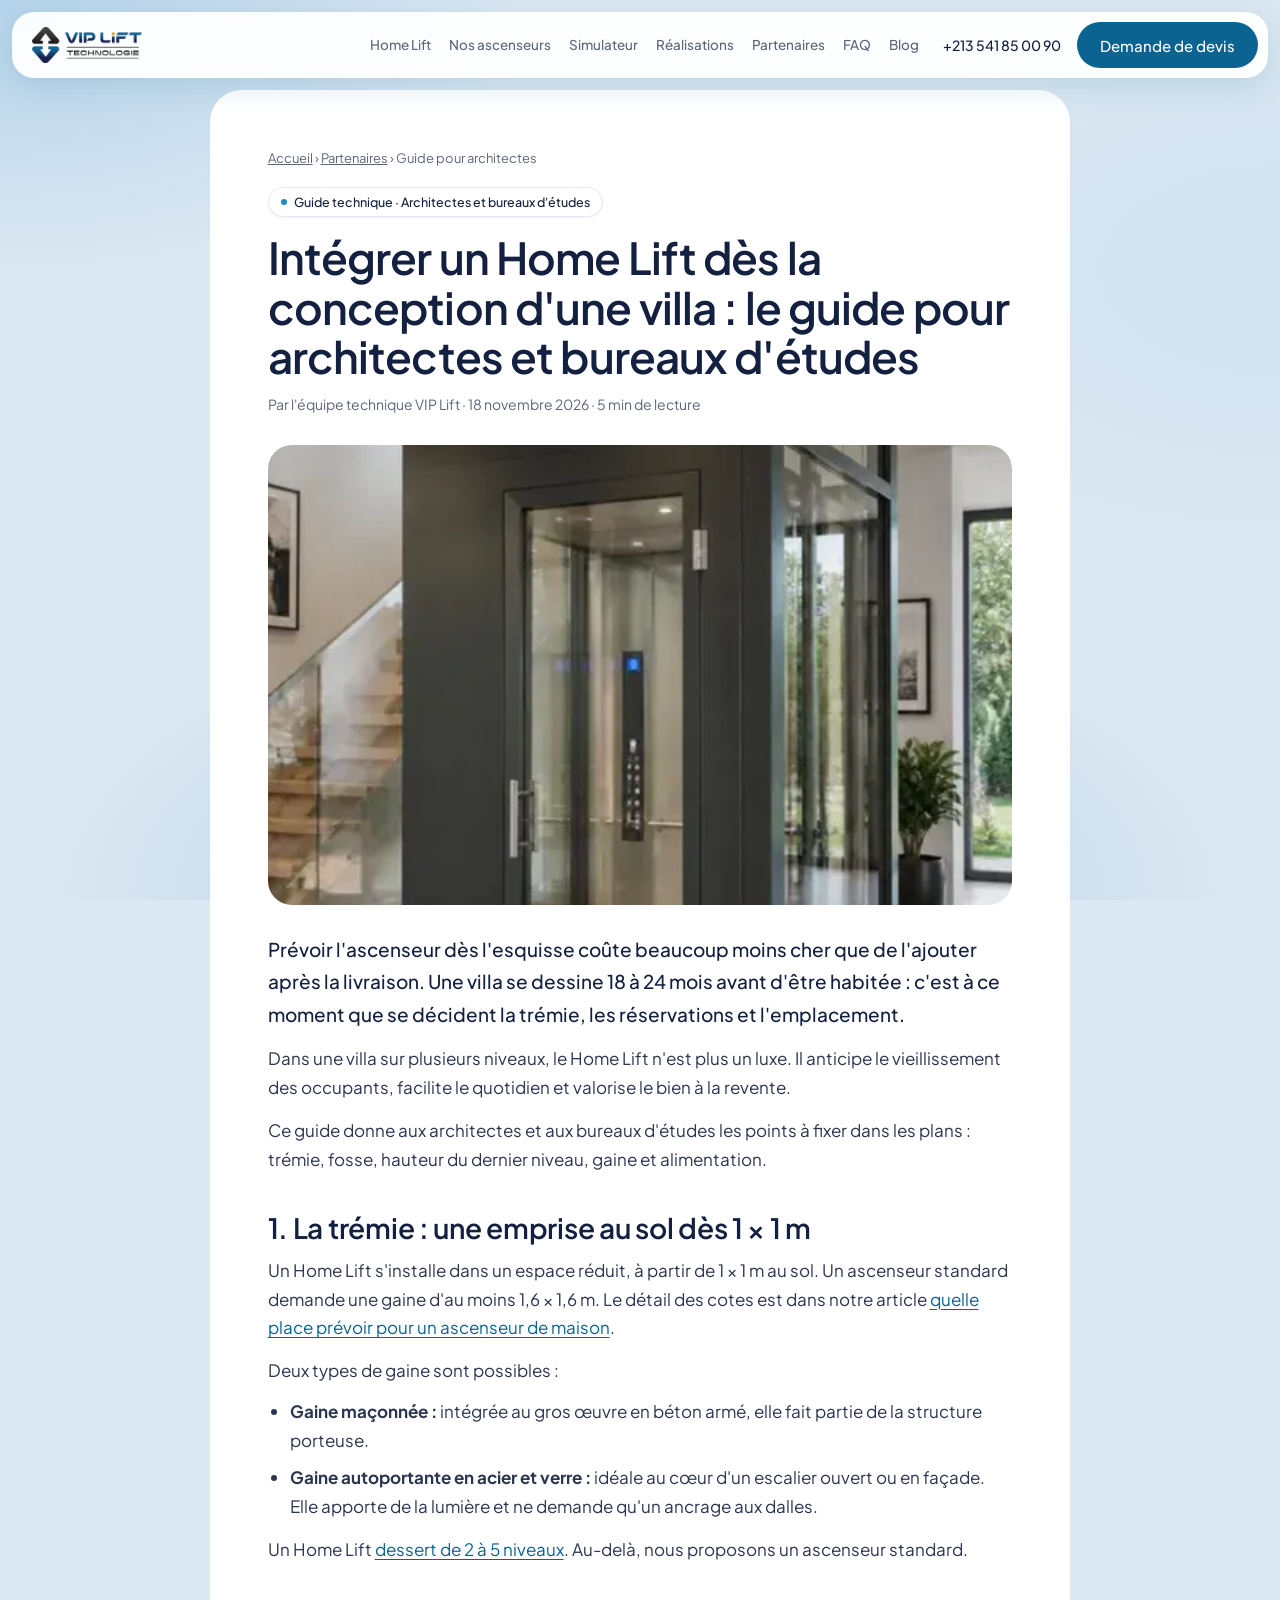
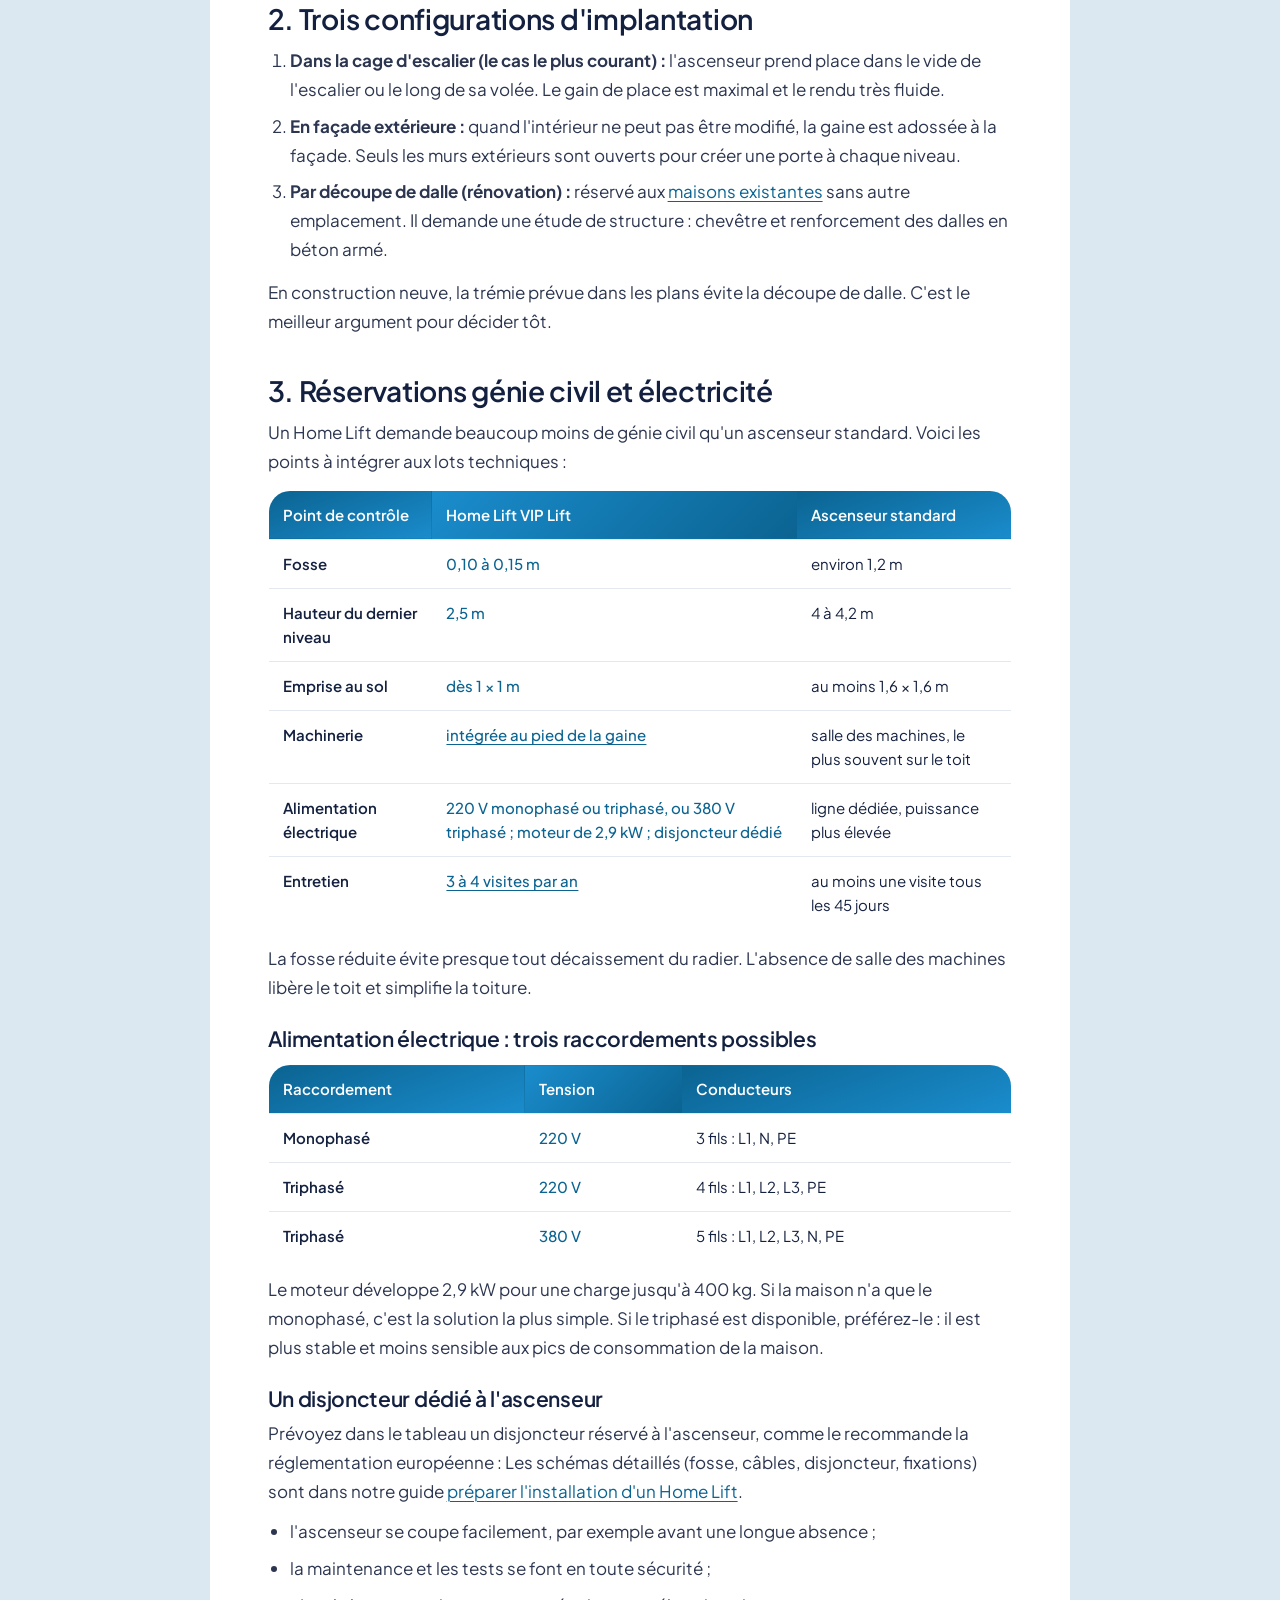
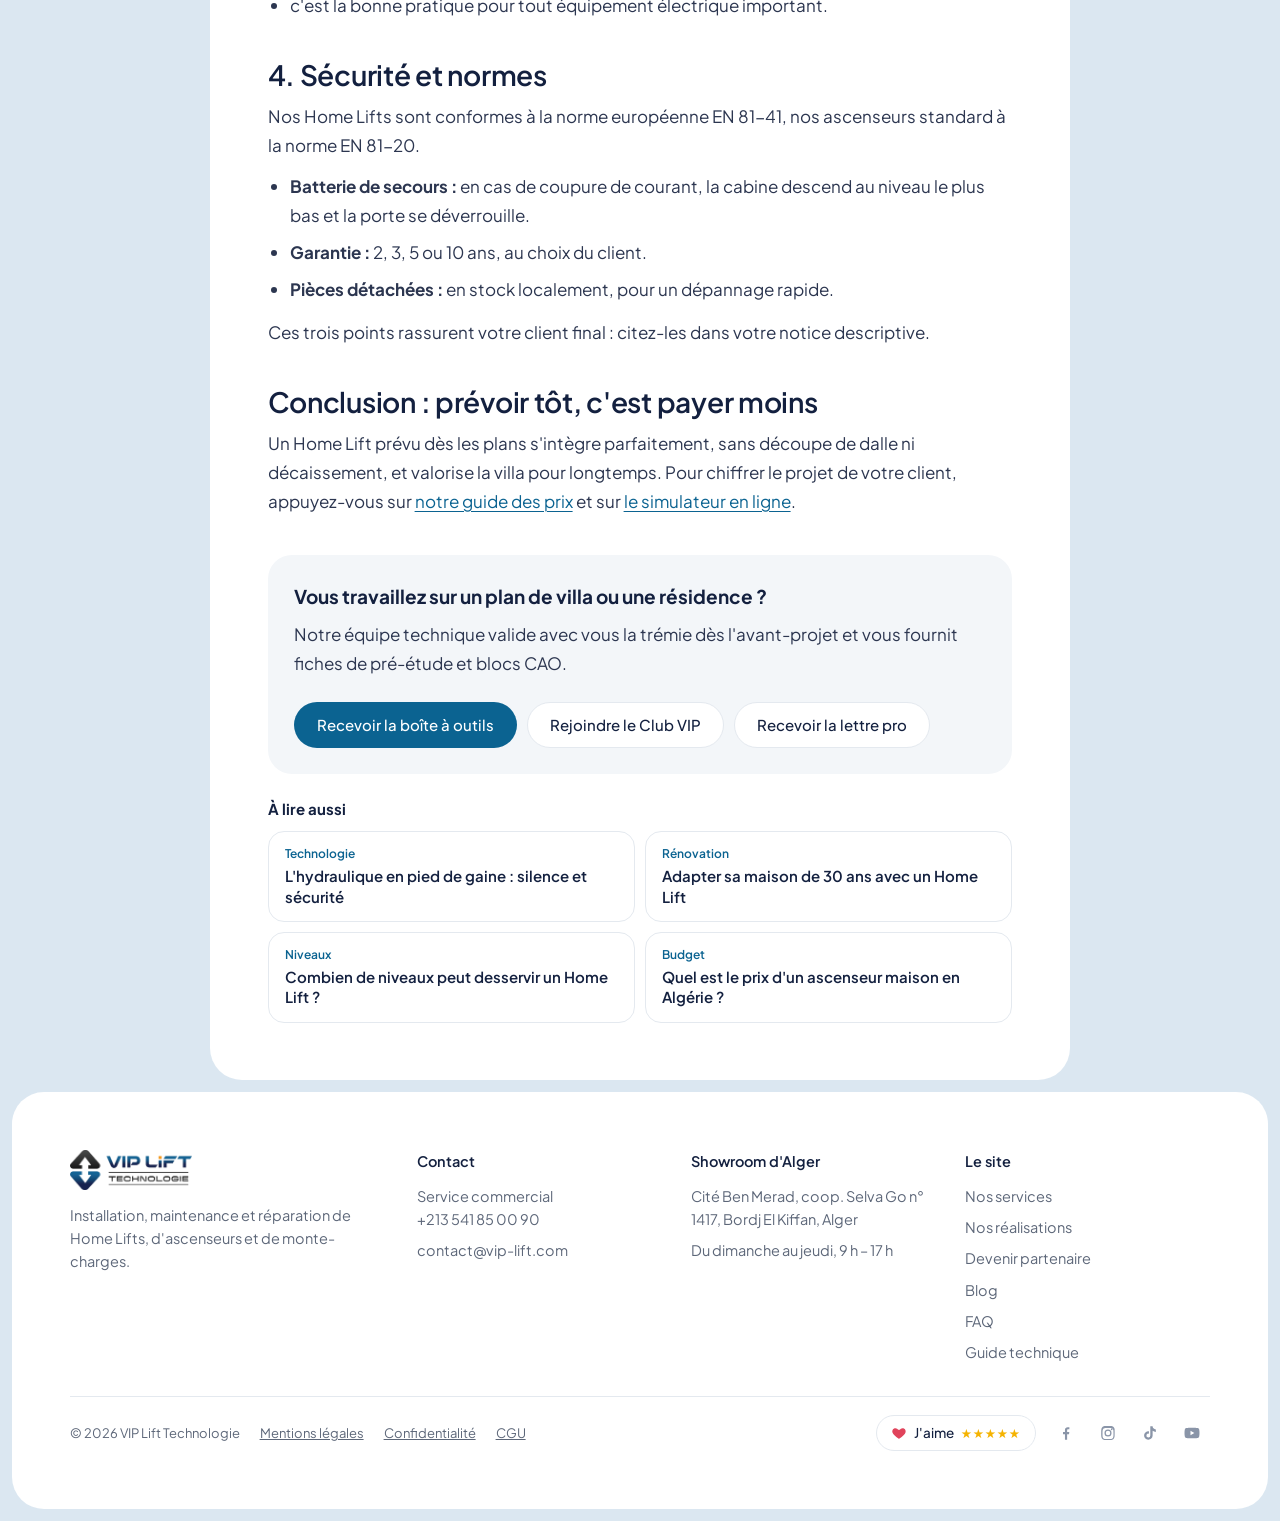
<file: mise-en-ligne/guide-home-lift-conception-villa.html>
<!DOCTYPE html>
<html lang="fr">
<head>
<meta charset="UTF-8">
<meta name="viewport" content="width=device-width, initial-scale=1">
<title>Home Lift en conception de villa : guide pour architectes | VIP Lift</title>
<meta name="description" content="Trémie, fosse de 10 à 15 cm, dernier niveau à 2,5 m, gaine maçonnée ou vitrée : le guide VIP Lift pour prévoir un Home Lift dès les plans.">
<link rel="canonical" href="https://vip-lift.com/guide-home-lift-conception-villa.html">
<meta name="theme-color" content="#0b6391">
<meta property="og:type" content="article">
<meta property="og:locale" content="fr_DZ">
<meta property="og:site_name" content="VIP Lift Technologie">
<meta property="og:title" content="Home Lift en conception de villa : guide pour architectes">
<meta property="og:description" content="Trémie, fosse de 10 à 15 cm, dernier niveau à 2,5 m, gaine maçonnée ou vitrée : le guide VIP Lift pour prévoir un Home Lift dès les plans.">
<meta property="og:url" content="https://vip-lift.com/guide-home-lift-conception-villa.html">
<meta property="og:image" content="https://vip-lift.com/img/p-charpente.webp">
<meta name="twitter:card" content="summary_large_image">
<link rel="icon" type="image/png" sizes="32x32" href="img/favicon-32.png"><link rel="icon" type="image/png" sizes="192x192" href="img/favicon-192.png"><link rel="apple-touch-icon" href="img/apple-touch-icon.png">
<link rel="preconnect" href="https://fonts.googleapis.com"><link rel="preconnect" href="https://fonts.gstatic.com" crossorigin>
<link href="https://fonts.googleapis.com/css2?family=Plus+Jakarta+Sans:wght@400;500;600&display=swap" rel="stylesheet">
<link rel="stylesheet" href="style.css?v=38">
<script type="application/ld+json">[{"@context": "https://schema.org", "@type": "Article", "headline": "Intégrer un Home Lift dès la conception d'une villa : le guide pour architectes et bureaux d'études", "description": "Trémie, fosse de 10 à 15 cm, dernier niveau à 2,5 m, gaine maçonnée ou vitrée : le guide VIP Lift pour prévoir un Home Lift dès les plans.", "image": "https://vip-lift.com/img/p-charpente.webp", "datePublished": "2026-11-18", "dateModified": "2026-11-18", "inLanguage": "fr", "mainEntityOfPage": "https://vip-lift.com/guide-home-lift-conception-villa.html", "author": {"@type": "Organization", "name": "VIP Lift Technologie", "url": "https://vip-lift.com/"}, "publisher": {"@id": "https://vip-lift.com/#entreprise", "@type": "Organization", "name": "VIP Lift Technologie", "logo": {"@type": "ImageObject", "url": "https://vip-lift.com/img/logo-h.png"}}, "about": ["Home Lift", "Ascenseur de maison", "Trémie d'ascenseur"]}, {"@context": "https://schema.org", "@type": "BreadcrumbList", "itemListElement": [{"@type": "ListItem", "position": 1, "name": "Accueil", "item": "https://vip-lift.com/"}, {"@type": "ListItem", "position": 2, "name": "Guide pour architectes", "item": "https://vip-lift.com/guide-home-lift-conception-villa.html"}]}]</script>
</head>
<body class="art-page">

<header class="nav"><div>
  <a class="logo" href="./" aria-label="VIP Lift Technologie – accueil"><img src="img/logo-h.png" alt="VIP Lift Technologie" width="1024" height="334" decoding="async"></a>
  <nav aria-label="Navigation principale">
    <a href="./#possible">Home Lift</a><a href="./#offres">Nos ascenseurs</a><a href="./#simulateur">Simulateur</a><a href="./#realisations">Réalisations</a><a href="./#partenaires">Partenaires</a><a href="./#faq">FAQ</a><a href="./#blog">Blog</a>
  </nav>
  <a class="tel" href="tel:+213541850090">+213 541 85 00 90</a>
  <a class="btn or" href="./#simulateur">Demande de devis</a>
</div></header>

<main>
<article class="panel art">
  <nav class="crumb" aria-label="Fil d'Ariane"><a href="./">Accueil</a> › <a href="./#partenaires">Partenaires</a> › <span>Guide pour architectes</span></nav>
  <span class="pill">Guide technique · Architectes et bureaux d'études</span>
  <h1>Intégrer un Home Lift dès la conception d'une villa : le guide pour architectes et bureaux d'études</h1>
  <p class="meta">Par l'équipe technique VIP Lift · 18 novembre 2026 · 5 min de lecture</p>
  <figure class="art-hero"><img src="img/p-charpente.webp" alt="Home Lift avec gaine autoportante en acier et verre" width="480" height="642" fetchpriority="high" decoding="async"></figure>

  <p class="chapo">Prévoir l'ascenseur dès l'esquisse coûte beaucoup moins cher que de l'ajouter après la livraison. Une villa se dessine 18 à 24 mois avant d'être habitée : c'est à ce moment que se décident la trémie, les réservations et l'emplacement.</p>
  <p>Dans une villa sur plusieurs niveaux, le Home Lift n'est plus un luxe. Il anticipe le vieillissement des occupants, facilite le quotidien et valorise le bien à la revente.</p>
  <p>Ce guide donne aux architectes et aux bureaux d'études les points à fixer dans les plans : trémie, fosse, hauteur du dernier niveau, gaine et alimentation.</p>

  <h2>1. La trémie : une emprise au sol dès 1 × 1 m</h2>
  <p>Un Home Lift s'installe dans un espace réduit, à partir de 1 × 1 m au sol. Un ascenseur standard demande une gaine d'au moins 1,6 × 1,6 m. Le détail des cotes est dans notre article <a href="https://vip-lift.com/quelle-place-faut-il-prevoir-pour-un-ascenseur-de-maison-dimensions-et-conseils/">quelle place prévoir pour un ascenseur de maison</a>.</p>
  <p>Deux types de gaine sont possibles :</p>
  <ul>
    <li><b>Gaine maçonnée :</b> intégrée au gros œuvre en béton armé, elle fait partie de la structure porteuse.</li>
    <li><b>Gaine autoportante en acier et verre :</b> idéale au cœur d'un escalier ouvert ou en façade. Elle apporte de la lumière et ne demande qu'un ancrage aux dalles.</li>
  </ul>
  <p>Un Home Lift <a href="https://vip-lift.com/combien-de-niveaux-peut-desservir-un-home-lift-dans-une-villa/">dessert de 2 à 5 niveaux</a>. Au-delà, nous proposons un ascenseur standard.</p>

  <h2>2. Trois configurations d'implantation</h2>
  <ol>
    <li><b>Dans la cage d'escalier (le cas le plus courant) :</b> l'ascenseur prend place dans le vide de l'escalier ou le long de sa volée. Le gain de place est maximal et le rendu très fluide.</li>
    <li><b>En façade extérieure :</b> quand l'intérieur ne peut pas être modifié, la gaine est adossée à la façade. Seuls les murs extérieurs sont ouverts pour créer une porte à chaque niveau.</li>
    <li><b>Par découpe de dalle (rénovation) :</b> réservé aux <a href="adapter-maison-30-ans-home-lift.html">maisons existantes</a> sans autre emplacement. Il demande une étude de structure : chevêtre et renforcement des dalles en béton armé.</li>
  </ol>
  <p>En construction neuve, la trémie prévue dans les plans évite la découpe de dalle. C'est le meilleur argument pour décider tôt.</p>

  <h2>3. Réservations génie civil et électricité</h2>
  <p>Un Home Lift demande beaucoup moins de génie civil qu'un ascenseur standard. Voici les points à intégrer aux lots techniques :</p>
  <div class="tblw"><table class="atbl">
    <thead><tr><th>Point de contrôle</th><th>Home Lift VIP Lift</th><th>Ascenseur standard</th></tr></thead>
    <tbody>
      <tr><td>Fosse</td><td>0,10 à 0,15 m</td><td>environ 1,2 m</td></tr>
      <tr><td>Hauteur du dernier niveau</td><td>2,5 m</td><td>4 à 4,2 m</td></tr>
      <tr><td>Emprise au sol</td><td>dès 1 × 1 m</td><td>au moins 1,6 × 1,6 m</td></tr>
      <tr><td>Machinerie</td><td><a href="home-lift-hydraulique-pied-de-gaine.html">intégrée au pied de la gaine</a></td><td>salle des machines, le plus souvent sur le toit</td></tr>
      <tr><td>Alimentation électrique</td><td>220 V monophasé ou triphasé, ou 380 V triphasé ; moteur de 2,9 kW ; disjoncteur dédié</td><td>ligne dédiée, puissance plus élevée</td></tr>
      <tr><td>Entretien</td><td><a href="https://vip-lift.com/%f0%9f%94%a7-entretien-dun-home-lift-frequence-cout-et-points-de-controle/">3 à 4 visites par an</a></td><td>au moins une visite tous les 45 jours</td></tr>
    </tbody>
  </table></div>
  <p>La fosse réduite évite presque tout décaissement du radier. L'absence de salle des machines libère le toit et simplifie la toiture.</p>

  <h3>Alimentation électrique : trois raccordements possibles</h3>
  <div class="tblw"><table class="atbl">
    <thead><tr><th>Raccordement</th><th>Tension</th><th>Conducteurs</th></tr></thead>
    <tbody>
      <tr><td>Monophasé</td><td>220 V</td><td>3 fils : L1, N, PE</td></tr>
      <tr><td>Triphasé</td><td>220 V</td><td>4 fils : L1, L2, L3, PE</td></tr>
      <tr><td>Triphasé</td><td>380 V</td><td>5 fils : L1, L2, L3, N, PE</td></tr>
    </tbody>
  </table></div>
  <p>Le moteur développe 2,9 kW pour une charge jusqu'à 400 kg. Si la maison n'a que le monophasé, c'est la solution la plus simple. Si le triphasé est disponible, préférez-le : il est plus stable et moins sensible aux pics de consommation de la maison.</p>
  <h3>Un disjoncteur dédié à l'ascenseur</h3>
  <p>Prévoyez dans le tableau un disjoncteur réservé à l'ascenseur, comme le recommande la réglementation européenne : Les schémas détaillés (fosse, câbles, disjoncteur, fixations) sont dans notre guide <a href="preparation-chantier-home-lift.html">préparer l'installation d'un Home Lift</a>.</p>
  <ul>
    <li>l'ascenseur se coupe facilement, par exemple avant une longue absence ;</li>
    <li>la maintenance et les tests se font en toute sécurité ;</li>
    <li>c'est la bonne pratique pour tout équipement électrique important.</li>
  </ul>

  <h2>4. Sécurité et normes</h2>
  <p>Nos Home Lifts sont conformes à la norme européenne EN 81-41, nos ascenseurs standard à la norme EN 81-20.</p>
  <ul>
    <li><b>Batterie de secours :</b> en cas de coupure de courant, la cabine descend au niveau le plus bas et la porte se déverrouille.</li>
    <li><b>Garantie :</b> 2, 3, 5 ou 10 ans, au choix du client.</li>
    <li><b>Pièces détachées :</b> en stock localement, pour un dépannage rapide.</li>
  </ul>
  <p>Ces trois points rassurent votre client final : citez-les dans votre notice descriptive.</p>

  <h2>Conclusion : prévoir tôt, c'est payer moins</h2>
  <p>Un Home Lift prévu dès les plans s'intègre parfaitement, sans découpe de dalle ni décaissement, et valorise la villa pour longtemps. Pour chiffrer le projet de votre client, appuyez-vous sur <a href="prix-home-lift-algerie.html">notre guide des prix</a> et sur <a href="./#simulateur">le simulateur en ligne</a>.</p>

  <aside class="art-cta">
    <b>Vous travaillez sur un plan de villa ou une résidence ?</b>
    <p>Notre équipe technique valide avec vous la trémie dès l'avant-projet et vous fournit fiches de pré-étude et blocs CAO.</p>
    <div class="pbtns"><a class="btn" href="https://wa.me/213541850090?text=Bonjour%20VIP%20Lift%2C%20je%20suis%20architecte%20/%20bureau%20d%27%C3%A9tudes%20/%20promoteur.%20Je%20souhaite%20recevoir%20la%20bo%C3%AEte%20%C3%A0%20outils%20pro%20%28fiches%20de%20pr%C3%A9-%C3%A9tude%20et%20blocs%20CAO%29." target="_blank" rel="noopener">Recevoir la boîte à outils</a><a class="btn ghost" href="./#partenaires">Rejoindre le Club VIP</a><a class="btn ghost" href="./#lettre-pro">Recevoir la lettre pro</a></div>
  </aside>
  <aside class="related"><b>À lire aussi</b><div><a href="home-lift-hydraulique-pied-de-gaine.html"><small>Technologie</small>L'hydraulique en pied de gaine : silence et sécurité</a><a href="adapter-maison-30-ans-home-lift.html"><small>Rénovation</small>Adapter sa maison de 30 ans avec un Home Lift</a><a href="https://vip-lift.com/combien-de-niveaux-peut-desservir-un-home-lift-dans-une-villa/"><small>Niveaux</small>Combien de niveaux peut desservir un Home Lift ?</a><a href="prix-home-lift-algerie.html"><small>Budget</small>Quel est le prix d'un ascenseur maison en Algérie ?</a></div></aside>
</article>
</main>

<footer class="panel">
  <div class="ft">
    <div><img src="img/logo-h.png" alt="VIP Lift Technologie" width="1024" height="334" decoding="async"><p style="color:var(--mut);margin-top:14px;max-width:34ch">Installation, maintenance et réparation de Home Lifts, d'ascenseurs et de monte-charges.</p></div>
    <div><h4>Contact</h4><ul><li>Service commercial<br><a href="tel:+213541850090">+213 541 85 00 90</a></li><li><a href="mailto:contact@vip-lift.com">contact@vip-lift.com</a></li></ul></div>
    <div><h4>Showroom d'Alger</h4><ul><li>Cité Ben Merad, coop. Selva Go n° 1417, Bordj El Kiffan, Alger</li><li>Du dimanche au jeudi, 9 h – 17 h</li></ul></div>
    <div><h4>Le site</h4><ul><li><a href="https://vip-lift.com/nos-services/">Nos services</a></li><li><a href="https://vip-lift.com/nosrealisations/">Nos réalisations</a></li><li><a href="https://vip-lift.com/devenir-partenaire/">Devenir partenaire</a></li><li><a href="https://vip-lift.com/blog/">Blog</a></li><li><a href="faq-home-lift.html">FAQ</a></li><li><a href="preparation-chantier-home-lift.html">Guide technique</a></li></ul></div>
  </div>
  <div class="legal"><div class="lg"><span>© 2026 VIP Lift Technologie</span><a href="https://vip-lift.com/mentions-legales/">Mentions légales</a><a href="https://vip-lift.com/politique-de-confidentialite-2/">Confidentialité</a><a href="https://vip-lift.com/conditions-generales-dutilisation/">CGU</a></div>
    <div class="soc">
      <a class="like" id="lk-avis" href="#" target="_blank" rel="noopener"><svg viewBox="0 0 24 24" aria-hidden="true"><path d="M12 21s-7.5-4.6-9.6-9.2C1 8.6 3 5 6.6 5c2.1 0 3.4 1.2 4.1 2.3h2.6C14 6.2 15.3 5 17.4 5 21 5 23 8.6 21.6 11.8 19.5 16.4 12 21 12 21z"/></svg>J'aime<span class="stars">★★★★★</span></a>
      <a class="ic" id="lk-facebook" href="#" target="_blank" rel="noopener" aria-label="Facebook"><svg viewBox="0 0 24 24"><path d="M13.5 21v-7.5h2.5l.4-3h-2.9V8.6c0-.9.3-1.5 1.5-1.5h1.5V4.4c-.3 0-1.2-.1-2.2-.1-2.2 0-3.7 1.3-3.7 3.8v2.4H8v3h2.6V21h2.9z"/></svg></a>
      <a class="ic" id="lk-instagram" href="#" target="_blank" rel="noopener" aria-label="Instagram"><svg viewBox="0 0 24 24"><path d="M12 7.3A4.7 4.7 0 1 0 12 16.7 4.7 4.7 0 0 0 12 7.3zm0 7.7a3 3 0 1 1 0-6 3 3 0 0 1 0 6zm4.9-8.9a1.1 1.1 0 1 0 0 2.2 1.1 1.1 0 0 0 0-2.2zM20.9 8c-.1-1.5-.4-2.8-1.5-3.9S17 2.7 15.5 2.6C14 2.5 10 2.5 8.5 2.6 7 2.7 5.7 3 4.6 4.1S3.1 6.5 3 8C2.9 9.5 2.9 14.5 3 16c.1 1.5.4 2.8 1.5 3.9s2.4 1.4 3.9 1.5c1.5.1 5.5.1 7 0 1.5-.1 2.8-.4 3.9-1.5s1.4-2.4 1.5-3.9c.1-1.5.1-6.5 0-8zm-2 9.9a3 3 0 0 1-1.7 1.7c-1.2.5-4 .4-5.2.4s-4 .1-5.2-.4a3 3 0 0 1-1.7-1.7c-.5-1.2-.4-4-.4-5.2s-.1-4 .4-5.2a3 3 0 0 1 1.7-1.7c1.2-.5 4-.4 5.2-.4s4-.1 5.2.4a3 3 0 0 1 1.7 1.7c.5 1.2.4 4 .4 5.2s.1 4-.4 5.2z"/></svg></a>
      <a class="ic" id="lk-tiktok" href="#" target="_blank" rel="noopener" aria-label="TikTok"><svg viewBox="0 0 24 24"><path d="M16.6 5.8A4.3 4.3 0 0 1 15.5 3h-3.1v12.4a2.6 2.6 0 1 1-1.8-2.5V9.7a5.7 5.7 0 1 0 4.9 5.7V9.1a7.3 7.3 0 0 0 4.3 1.4V7.4a4.3 4.3 0 0 1-3.2-1.6z"/></svg></a>
      <a class="ic" id="lk-youtube" href="#" target="_blank" rel="noopener" aria-label="YouTube"><svg viewBox="0 0 24 24"><path d="M21.6 7.2a2.5 2.5 0 0 0-1.8-1.8C18.2 5 12 5 12 5s-6.2 0-7.8.4A2.5 2.5 0 0 0 2.4 7.2 26 26 0 0 0 2 12a26 26 0 0 0 .4 4.8 2.5 2.5 0 0 0 1.8 1.8C5.8 19 12 19 12 19s6.2 0 7.8-.4a2.5 2.5 0 0 0 1.8-1.8A26 26 0 0 0 22 12a26 26 0 0 0-.4-4.8zM10 15V9l5.2 3L10 15z"/></svg></a>
    </div>
  </div>
</footer>

<script src="liens.js?v=8" defer></script>
</body>
</html>
</file>
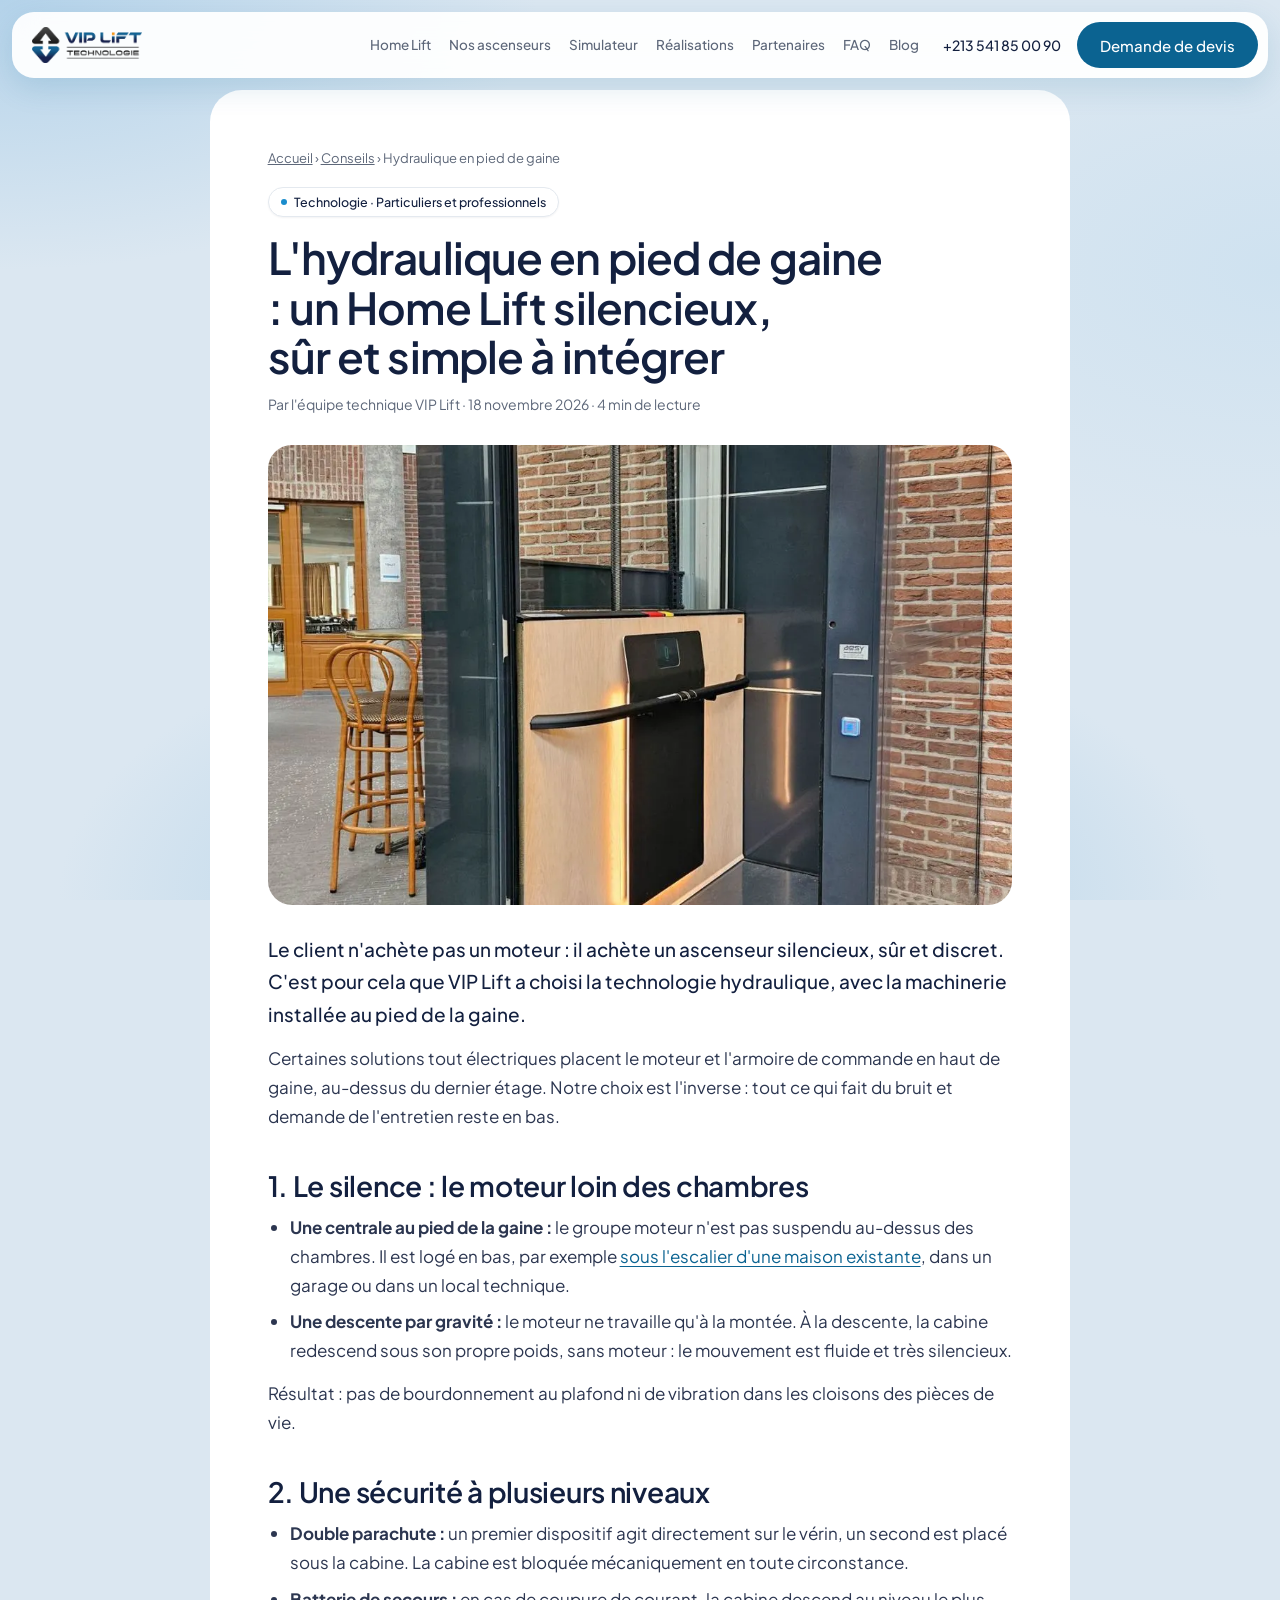
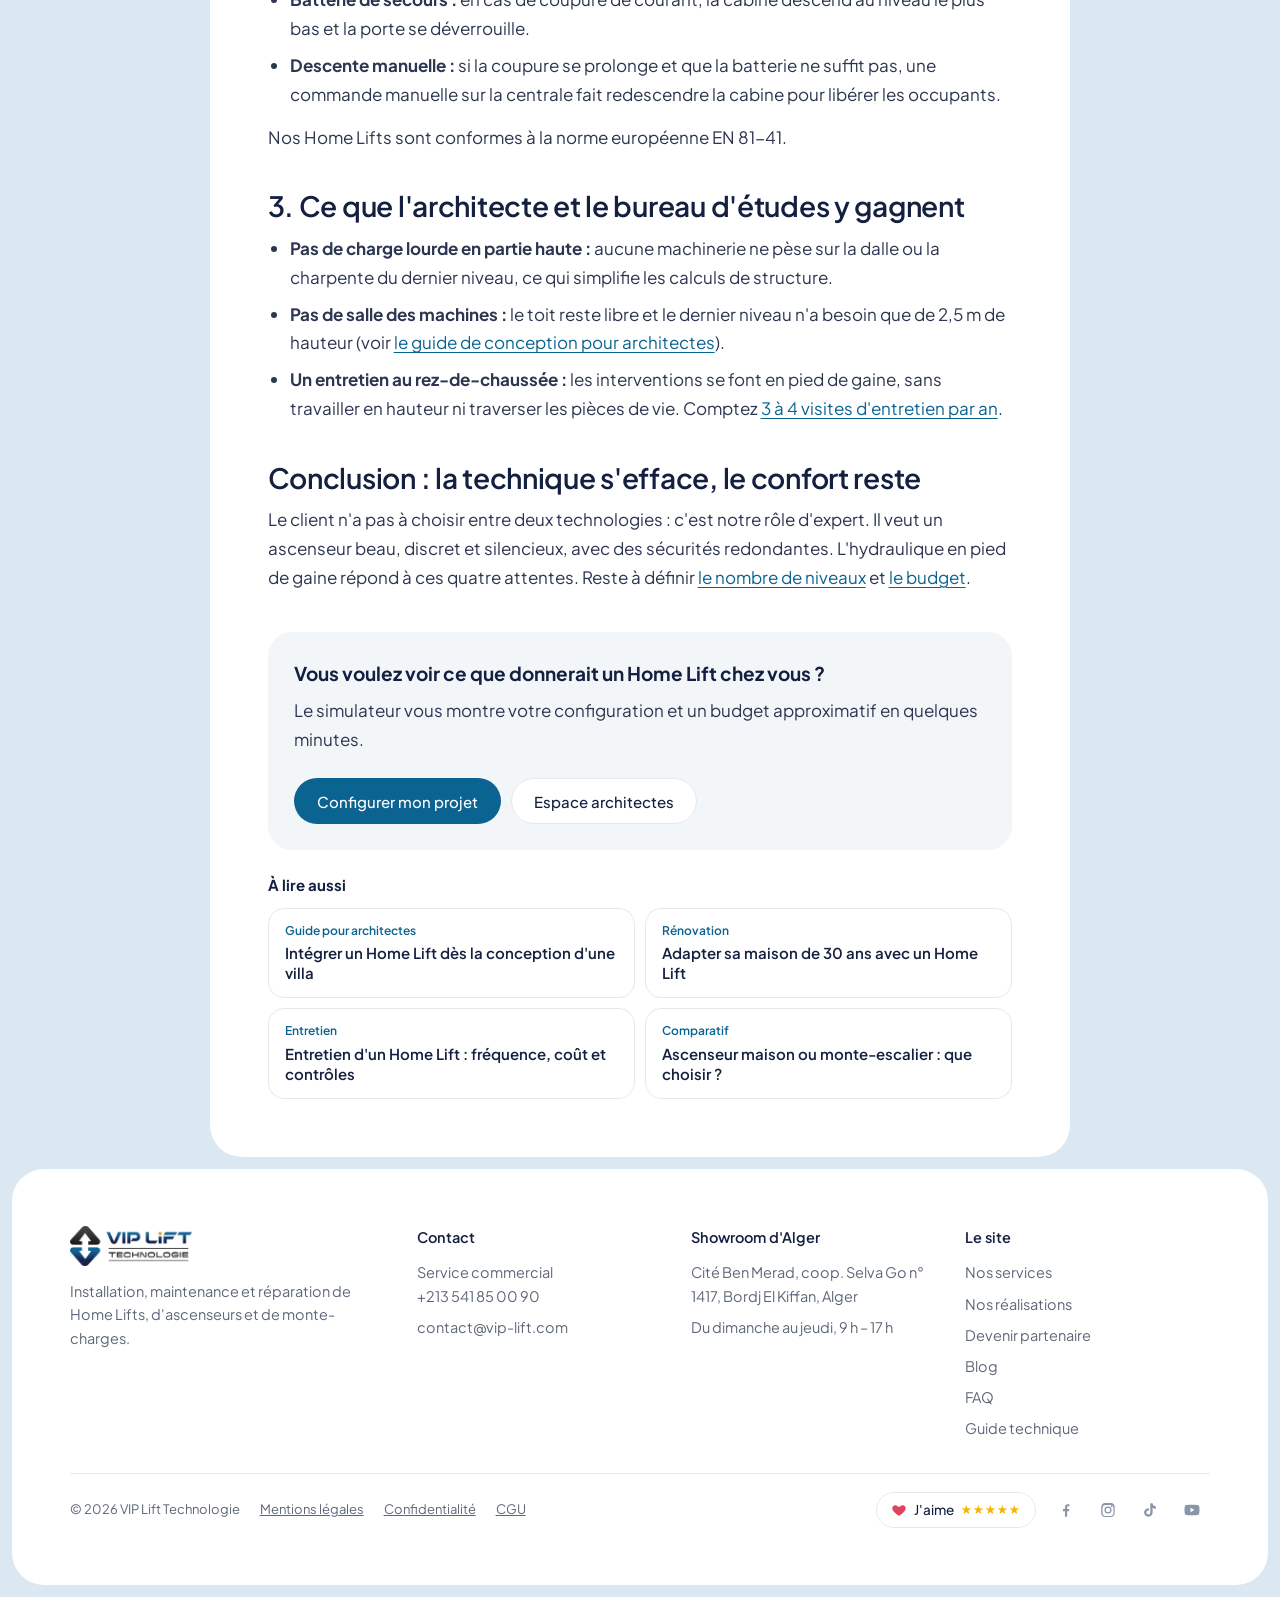
<file: mise-en-ligne/home-lift-hydraulique-pied-de-gaine.html>
<!DOCTYPE html>
<html lang="fr">
<head>
<meta charset="UTF-8">
<meta name="viewport" content="width=device-width, initial-scale=1">
<title>Home Lift hydraulique : silence et sécurité | VIP Lift</title>
<meta name="description" content="Moteur loin des chambres, descente par gravité, double parachute et descente manuelle de secours : pourquoi VIP Lift choisit l'hydraulique.">
<link rel="canonical" href="https://vip-lift.com/home-lift-hydraulique-pied-de-gaine.html">
<meta name="theme-color" content="#0b6391">
<meta property="og:type" content="article">
<meta property="og:locale" content="fr_DZ">
<meta property="og:site_name" content="VIP Lift Technologie">
<meta property="og:title" content="Home Lift hydraulique : silence et sécurité">
<meta property="og:description" content="Moteur loin des chambres, descente par gravité, double parachute et descente manuelle de secours : pourquoi VIP Lift choisit l'hydraulique.">
<meta property="og:url" content="https://vip-lift.com/home-lift-hydraulique-pied-de-gaine.html">
<meta property="og:image" content="https://vip-lift.com/img/r9.webp">
<meta name="twitter:card" content="summary_large_image">
<link rel="icon" type="image/png" sizes="32x32" href="img/favicon-32.png"><link rel="icon" type="image/png" sizes="192x192" href="img/favicon-192.png"><link rel="apple-touch-icon" href="img/apple-touch-icon.png">
<link rel="preconnect" href="https://fonts.googleapis.com"><link rel="preconnect" href="https://fonts.gstatic.com" crossorigin>
<link href="https://fonts.googleapis.com/css2?family=Plus+Jakarta+Sans:wght@400;500;600&display=swap" rel="stylesheet">
<link rel="stylesheet" href="style.css?v=38">
<script type="application/ld+json">[{"@context": "https://schema.org", "@type": "Article", "headline": "L'hydraulique en pied de gaine : un Home Lift silencieux, sûr et simple à intégrer", "description": "Moteur loin des chambres, descente par gravité, double parachute et descente manuelle de secours : pourquoi VIP Lift choisit l'hydraulique.", "image": "https://vip-lift.com/img/r9.webp", "datePublished": "2026-11-18", "dateModified": "2026-11-18", "inLanguage": "fr", "mainEntityOfPage": "https://vip-lift.com/home-lift-hydraulique-pied-de-gaine.html", "author": {"@type": "Organization", "name": "VIP Lift Technologie", "url": "https://vip-lift.com/"}, "publisher": {"@id": "https://vip-lift.com/#entreprise", "@type": "Organization", "name": "VIP Lift Technologie", "logo": {"@type": "ImageObject", "url": "https://vip-lift.com/img/logo-h.png"}}}, {"@context": "https://schema.org", "@type": "BreadcrumbList", "itemListElement": [{"@type": "ListItem", "position": 1, "name": "Accueil", "item": "https://vip-lift.com/"}, {"@type": "ListItem", "position": 2, "name": "Hydraulique en pied de gaine", "item": "https://vip-lift.com/home-lift-hydraulique-pied-de-gaine.html"}]}]</script>
</head>
<body class="art-page">

<header class="nav"><div>
  <a class="logo" href="./" aria-label="VIP Lift Technologie – accueil"><img src="img/logo-h.png" alt="VIP Lift Technologie" width="1024" height="334" decoding="async"></a>
  <nav aria-label="Navigation principale">
    <a href="./#possible">Home Lift</a><a href="./#offres">Nos ascenseurs</a><a href="./#simulateur">Simulateur</a><a href="./#realisations">Réalisations</a><a href="./#partenaires">Partenaires</a><a href="./#faq">FAQ</a><a href="./#blog">Blog</a>
  </nav>
  <a class="tel" href="tel:+213541850090">+213 541 85 00 90</a>
  <a class="btn or" href="./#simulateur">Demande de devis</a>
</div></header>

<main>
<article class="panel art">
  <nav class="crumb" aria-label="Fil d'Ariane"><a href="./">Accueil</a> › <a href="./#blog">Conseils</a> › <span>Hydraulique en pied de gaine</span></nav>
  <span class="pill">Technologie · Particuliers et professionnels</span>
  <h1>L'hydraulique en pied de gaine : un Home Lift silencieux, sûr et simple à intégrer</h1>
  <p class="meta">Par l'équipe technique VIP Lift · 18 novembre 2026 · 4 min de lecture</p>
  <figure class="art-hero"><img src="img/r9.webp" alt="Home Lift vitré VIP Lift dans un intérieur contemporain" width="1058" height="1280" fetchpriority="high" decoding="async"></figure>
  <p class="chapo">Le client n'achète pas un moteur : il achète un ascenseur silencieux, sûr et discret. C'est pour cela que VIP Lift a choisi la technologie hydraulique, avec la machinerie installée au pied de la gaine.</p>
  <p>Certaines solutions tout électriques placent le moteur et l'armoire de commande en haut de gaine, au-dessus du dernier étage. Notre choix est l'inverse : tout ce qui fait du bruit et demande de l'entretien reste en bas.</p>

  <h2>1. Le silence : le moteur loin des chambres</h2>
  <ul>
    <li><b>Une centrale au pied de la gaine :</b> le groupe moteur n'est pas suspendu au-dessus des chambres. Il est logé en bas, par exemple <a href="adapter-maison-30-ans-home-lift.html">sous l'escalier d'une maison existante</a>, dans un garage ou dans un local technique.</li>
    <li><b>Une descente par gravité :</b> le moteur ne travaille qu'à la montée. À la descente, la cabine redescend sous son propre poids, sans moteur : le mouvement est fluide et très silencieux.</li>
  </ul>
  <p>Résultat : pas de bourdonnement au plafond ni de vibration dans les cloisons des pièces de vie.</p>

  <h2>2. Une sécurité à plusieurs niveaux</h2>
  <ul>
    <li><b>Double parachute :</b> un premier dispositif agit directement sur le vérin, un second est placé sous la cabine. La cabine est bloquée mécaniquement en toute circonstance.</li>
    <li><b>Batterie de secours :</b> en cas de coupure de courant, la cabine descend au niveau le plus bas et la porte se déverrouille.</li>
    <li><b>Descente manuelle :</b> si la coupure se prolonge et que la batterie ne suffit pas, une commande manuelle sur la centrale fait redescendre la cabine pour libérer les occupants.</li>
  </ul>
  <p>Nos Home Lifts sont conformes à la norme européenne EN 81-41.</p>

  <h2>3. Ce que l'architecte et le bureau d'études y gagnent</h2>
  <ul>
    <li><b>Pas de charge lourde en partie haute :</b> aucune machinerie ne pèse sur la dalle ou la charpente du dernier niveau, ce qui simplifie les calculs de structure.</li>
    <li><b>Pas de salle des machines :</b> le toit reste libre et le dernier niveau n'a besoin que de 2,5 m de hauteur (voir <a href="guide-home-lift-conception-villa.html">le guide de conception pour architectes</a>).</li>
    <li><b>Un entretien au rez-de-chaussée :</b> les interventions se font en pied de gaine, sans travailler en hauteur ni traverser les pièces de vie. Comptez <a href="https://vip-lift.com/%f0%9f%94%a7-entretien-dun-home-lift-frequence-cout-et-points-de-controle/">3 à 4 visites d'entretien par an</a>.</li>
  </ul>

  <h2>Conclusion : la technique s'efface, le confort reste</h2>
  <p>Le client n'a pas à choisir entre deux technologies : c'est notre rôle d'expert. Il veut un ascenseur beau, discret et silencieux, avec des sécurités redondantes. L'hydraulique en pied de gaine répond à ces quatre attentes. Reste à définir <a href="https://vip-lift.com/combien-de-niveaux-peut-desservir-un-home-lift-dans-une-villa/">le nombre de niveaux</a> et <a href="prix-home-lift-algerie.html">le budget</a>.</p>

  <aside class="art-cta">
    <b>Vous voulez voir ce que donnerait un Home Lift chez vous ?</b>
    <p>Le simulateur vous montre votre configuration et un budget approximatif en quelques minutes.</p>
    <div class="pbtns"><a class="btn" href="./#simulateur">Configurer mon projet</a><a class="btn ghost" href="./#partenaires">Espace architectes</a></div>
  </aside>
  <aside class="related"><b>À lire aussi</b><div><a href="guide-home-lift-conception-villa.html"><small>Guide pour architectes</small>Intégrer un Home Lift dès la conception d'une villa</a><a href="adapter-maison-30-ans-home-lift.html"><small>Rénovation</small>Adapter sa maison de 30 ans avec un Home Lift</a><a href="https://vip-lift.com/%f0%9f%94%a7-entretien-dun-home-lift-frequence-cout-et-points-de-controle/"><small>Entretien</small>Entretien d'un Home Lift : fréquence, coût et contrôles</a><a href="https://vip-lift.com/ascenseur-maison-ou-monte-escalier-quelle-solution-choisir-pour-une-villa-en-algerie/"><small>Comparatif</small>Ascenseur maison ou monte-escalier : que choisir ?</a></div></aside>
</article>
</main>

<footer class="panel">
  <div class="ft">
    <div><img src="img/logo-h.png" alt="VIP Lift Technologie" width="1024" height="334" decoding="async"><p style="color:var(--mut);margin-top:14px;max-width:34ch">Installation, maintenance et réparation de Home Lifts, d'ascenseurs et de monte-charges.</p></div>
    <div><h4>Contact</h4><ul><li>Service commercial<br><a href="tel:+213541850090">+213 541 85 00 90</a></li><li><a href="mailto:contact@vip-lift.com">contact@vip-lift.com</a></li></ul></div>
    <div><h4>Showroom d'Alger</h4><ul><li>Cité Ben Merad, coop. Selva Go n° 1417, Bordj El Kiffan, Alger</li><li>Du dimanche au jeudi, 9 h – 17 h</li></ul></div>
    <div><h4>Le site</h4><ul><li><a href="https://vip-lift.com/nos-services/">Nos services</a></li><li><a href="https://vip-lift.com/nosrealisations/">Nos réalisations</a></li><li><a href="https://vip-lift.com/devenir-partenaire/">Devenir partenaire</a></li><li><a href="https://vip-lift.com/blog/">Blog</a></li><li><a href="faq-home-lift.html">FAQ</a></li><li><a href="preparation-chantier-home-lift.html">Guide technique</a></li></ul></div>
  </div>
  <div class="legal"><div class="lg"><span>© 2026 VIP Lift Technologie</span><a href="https://vip-lift.com/mentions-legales/">Mentions légales</a><a href="https://vip-lift.com/politique-de-confidentialite-2/">Confidentialité</a><a href="https://vip-lift.com/conditions-generales-dutilisation/">CGU</a></div>
    <div class="soc">
      <a class="like" id="lk-avis" href="#" target="_blank" rel="noopener"><svg viewBox="0 0 24 24" aria-hidden="true"><path d="M12 21s-7.5-4.6-9.6-9.2C1 8.6 3 5 6.6 5c2.1 0 3.4 1.2 4.1 2.3h2.6C14 6.2 15.3 5 17.4 5 21 5 23 8.6 21.6 11.8 19.5 16.4 12 21 12 21z"/></svg>J'aime<span class="stars">★★★★★</span></a>
      <a class="ic" id="lk-facebook" href="#" target="_blank" rel="noopener" aria-label="Facebook"><svg viewBox="0 0 24 24"><path d="M13.5 21v-7.5h2.5l.4-3h-2.9V8.6c0-.9.3-1.5 1.5-1.5h1.5V4.4c-.3 0-1.2-.1-2.2-.1-2.2 0-3.7 1.3-3.7 3.8v2.4H8v3h2.6V21h2.9z"/></svg></a>
      <a class="ic" id="lk-instagram" href="#" target="_blank" rel="noopener" aria-label="Instagram"><svg viewBox="0 0 24 24"><path d="M12 7.3A4.7 4.7 0 1 0 12 16.7 4.7 4.7 0 0 0 12 7.3zm0 7.7a3 3 0 1 1 0-6 3 3 0 0 1 0 6zm4.9-8.9a1.1 1.1 0 1 0 0 2.2 1.1 1.1 0 0 0 0-2.2zM20.9 8c-.1-1.5-.4-2.8-1.5-3.9S17 2.7 15.5 2.6C14 2.5 10 2.5 8.5 2.6 7 2.7 5.7 3 4.6 4.1S3.1 6.5 3 8C2.9 9.5 2.9 14.5 3 16c.1 1.5.4 2.8 1.5 3.9s2.4 1.4 3.9 1.5c1.5.1 5.5.1 7 0 1.5-.1 2.8-.4 3.9-1.5s1.4-2.4 1.5-3.9c.1-1.5.1-6.5 0-8zm-2 9.9a3 3 0 0 1-1.7 1.7c-1.2.5-4 .4-5.2.4s-4 .1-5.2-.4a3 3 0 0 1-1.7-1.7c-.5-1.2-.4-4-.4-5.2s-.1-4 .4-5.2a3 3 0 0 1 1.7-1.7c1.2-.5 4-.4 5.2-.4s4-.1 5.2.4a3 3 0 0 1 1.7 1.7c.5 1.2.4 4 .4 5.2s.1 4-.4 5.2z"/></svg></a>
      <a class="ic" id="lk-tiktok" href="#" target="_blank" rel="noopener" aria-label="TikTok"><svg viewBox="0 0 24 24"><path d="M16.6 5.8A4.3 4.3 0 0 1 15.5 3h-3.1v12.4a2.6 2.6 0 1 1-1.8-2.5V9.7a5.7 5.7 0 1 0 4.9 5.7V9.1a7.3 7.3 0 0 0 4.3 1.4V7.4a4.3 4.3 0 0 1-3.2-1.6z"/></svg></a>
      <a class="ic" id="lk-youtube" href="#" target="_blank" rel="noopener" aria-label="YouTube"><svg viewBox="0 0 24 24"><path d="M21.6 7.2a2.5 2.5 0 0 0-1.8-1.8C18.2 5 12 5 12 5s-6.2 0-7.8.4A2.5 2.5 0 0 0 2.4 7.2 26 26 0 0 0 2 12a26 26 0 0 0 .4 4.8 2.5 2.5 0 0 0 1.8 1.8C5.8 19 12 19 12 19s6.2 0 7.8-.4a2.5 2.5 0 0 0 1.8-1.8A26 26 0 0 0 22 12a26 26 0 0 0-.4-4.8zM10 15V9l5.2 3L10 15z"/></svg></a>
    </div>
  </div>
</footer>

<script src="liens.js?v=8" defer></script>
</body>
</html>
</file>
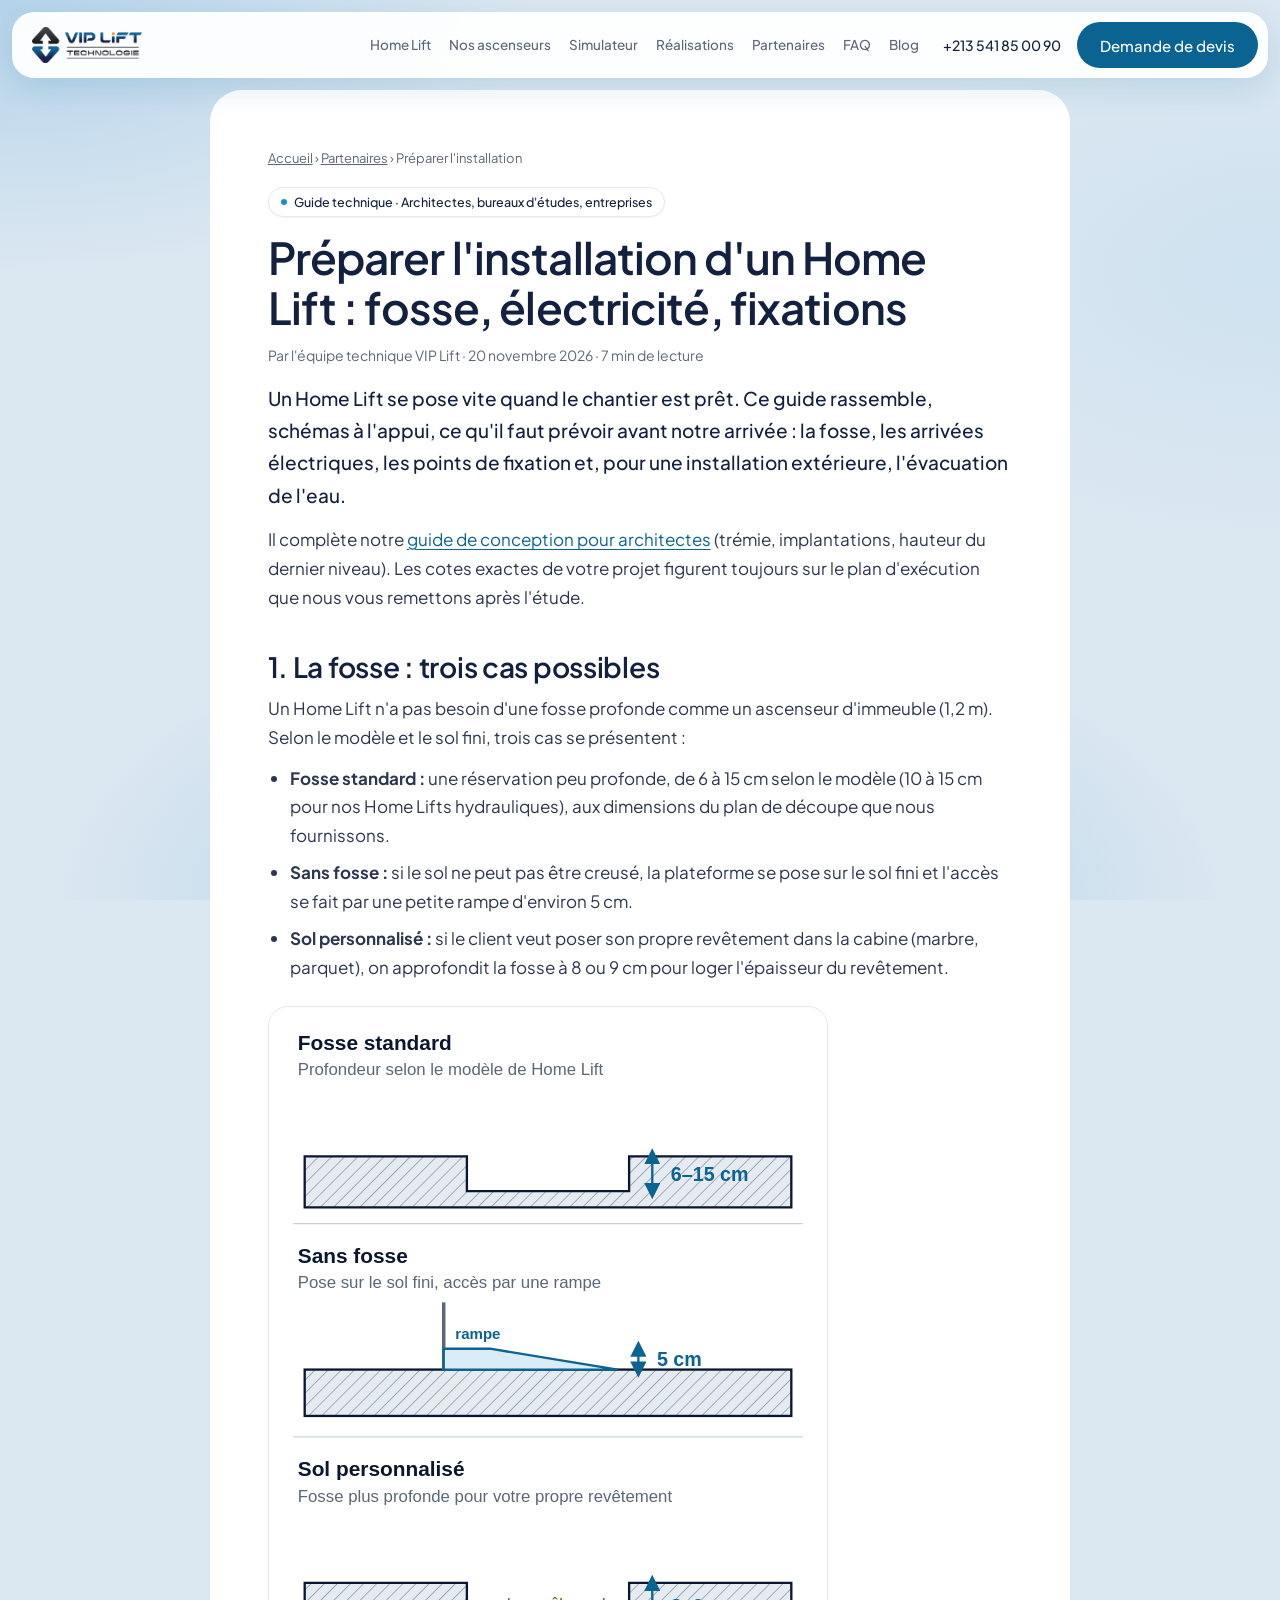
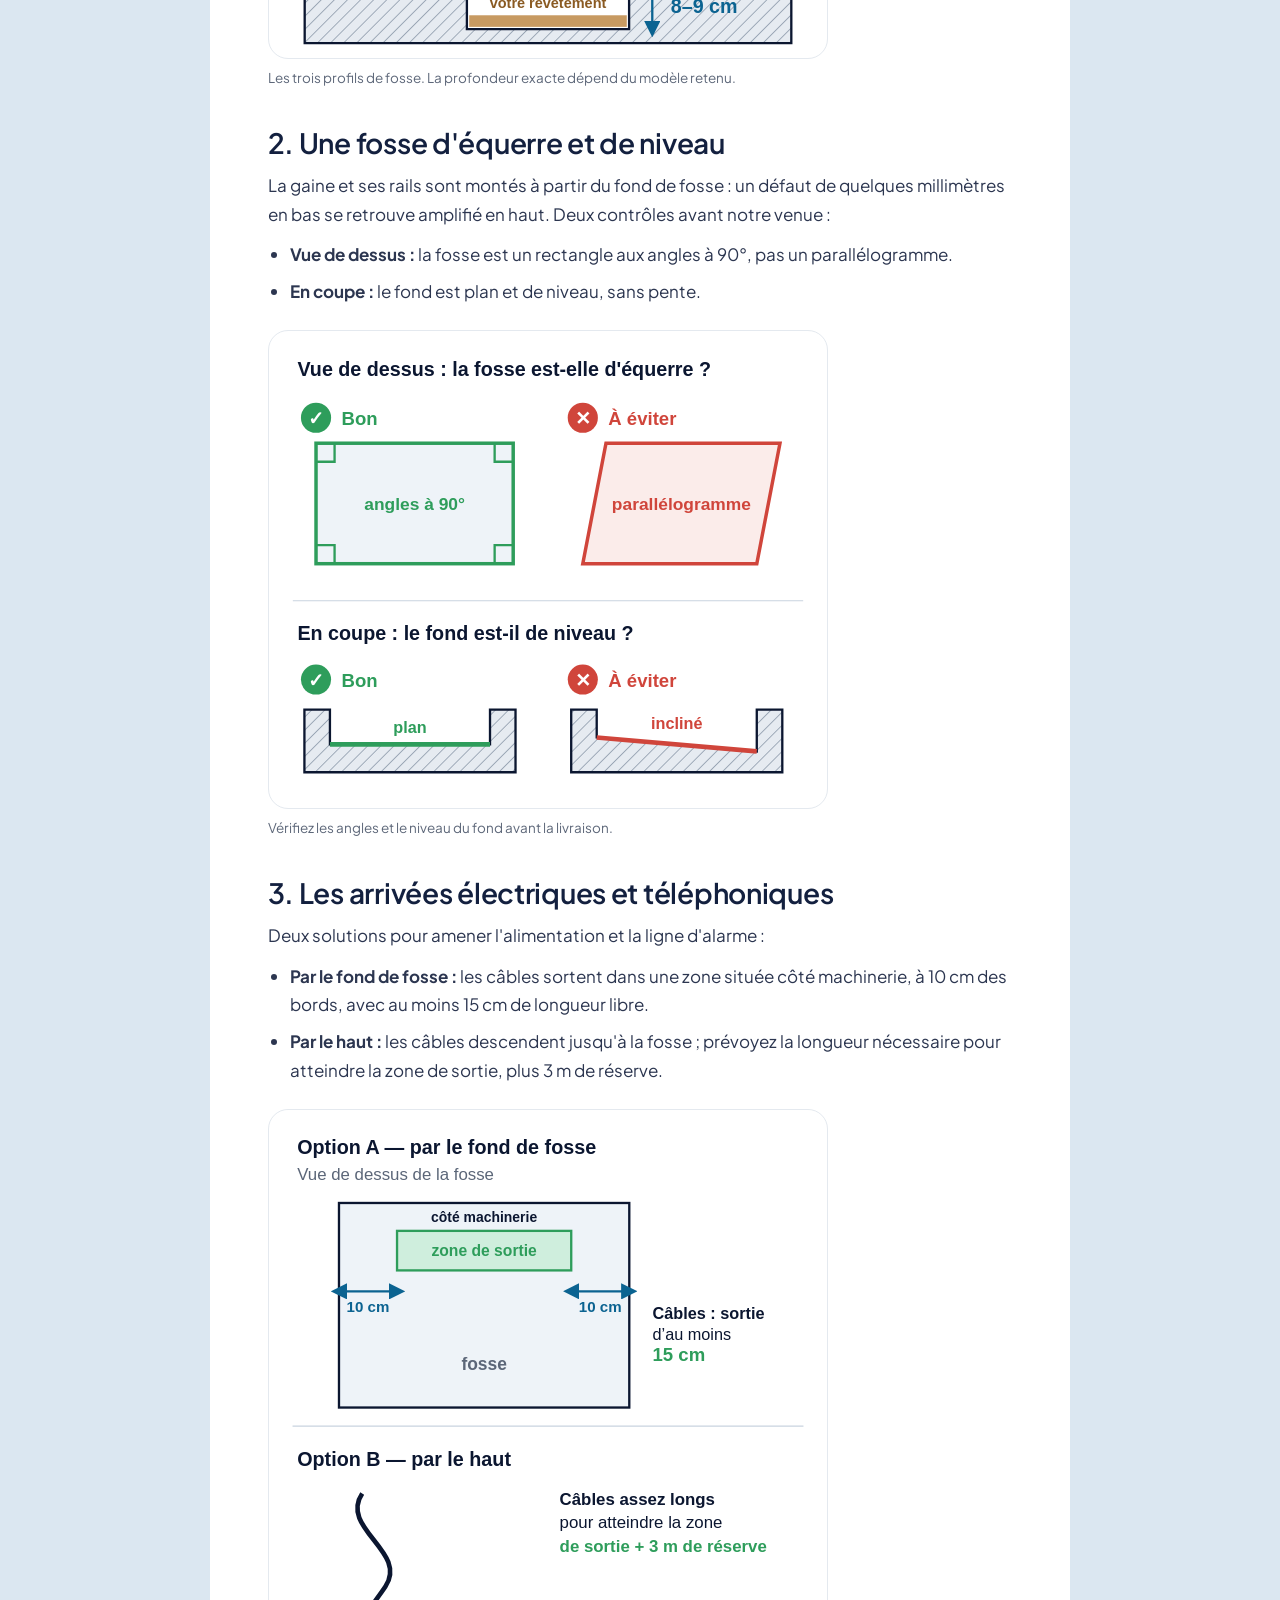
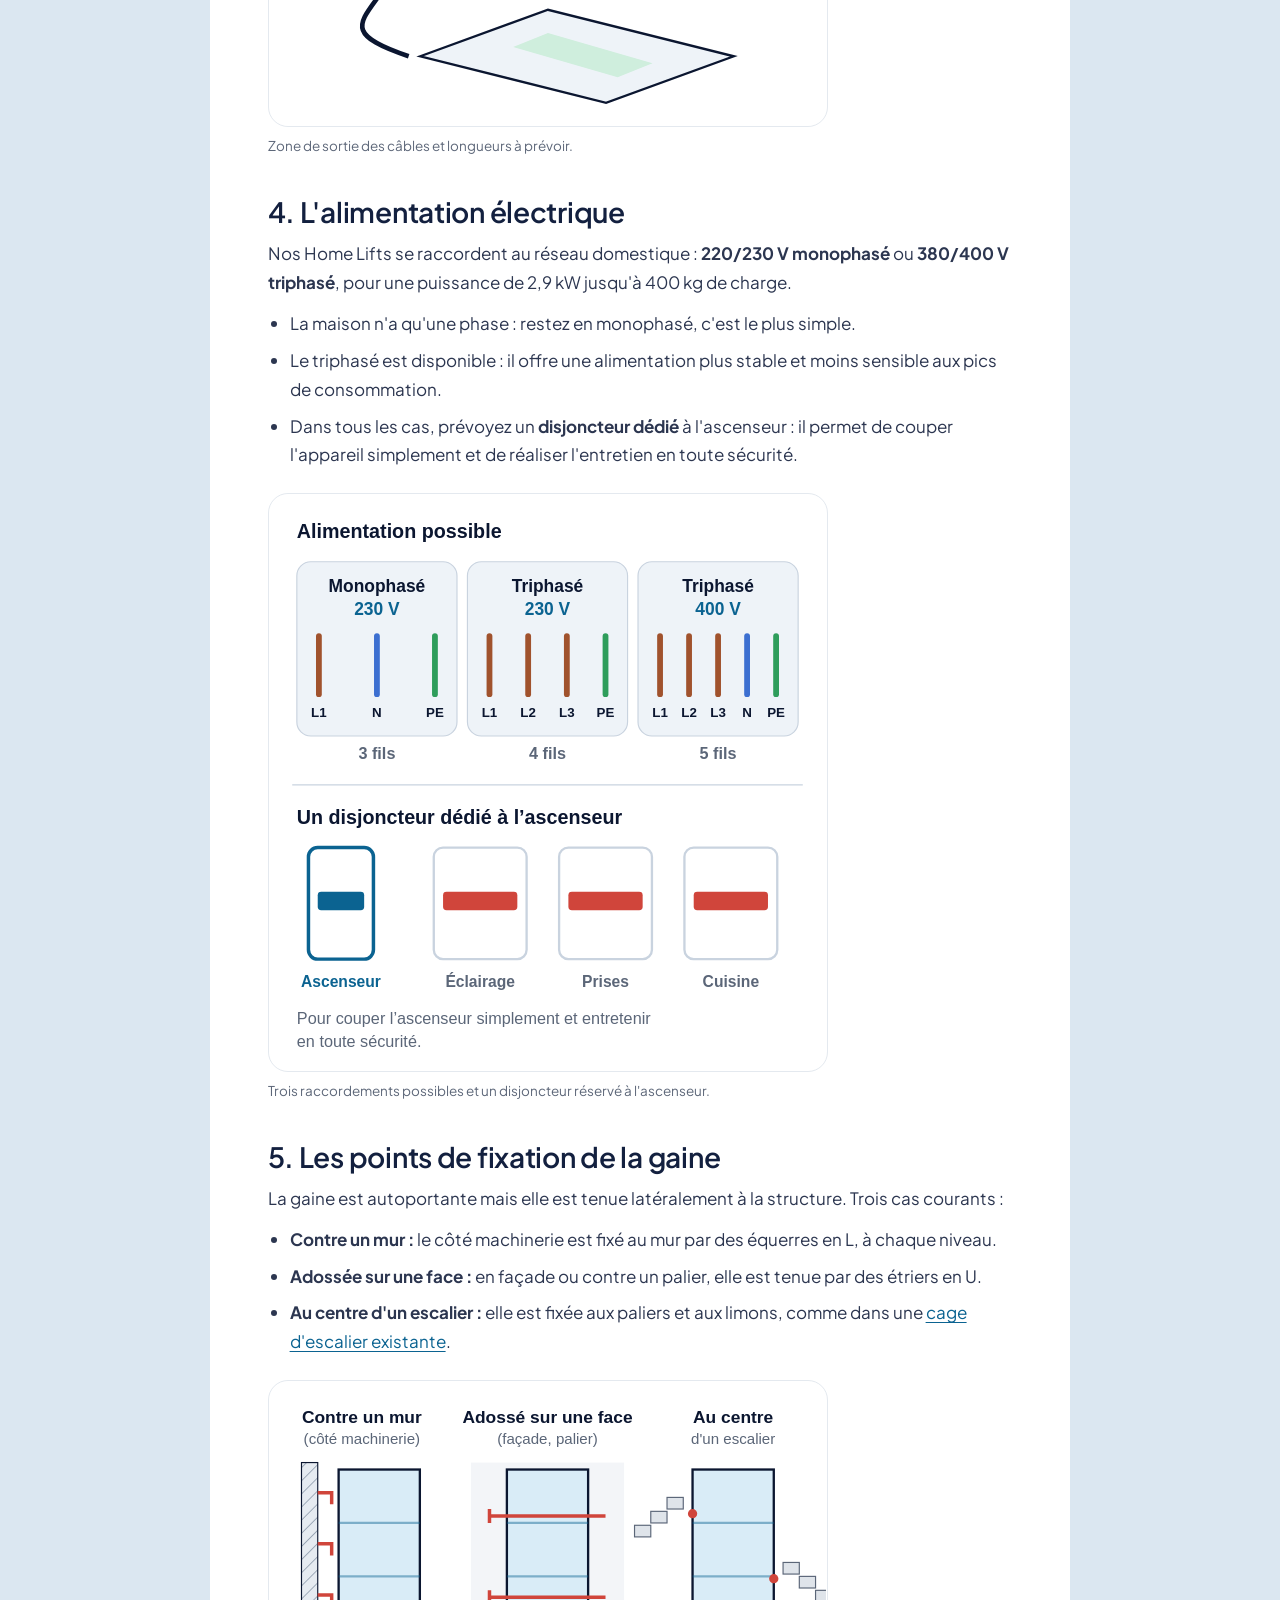
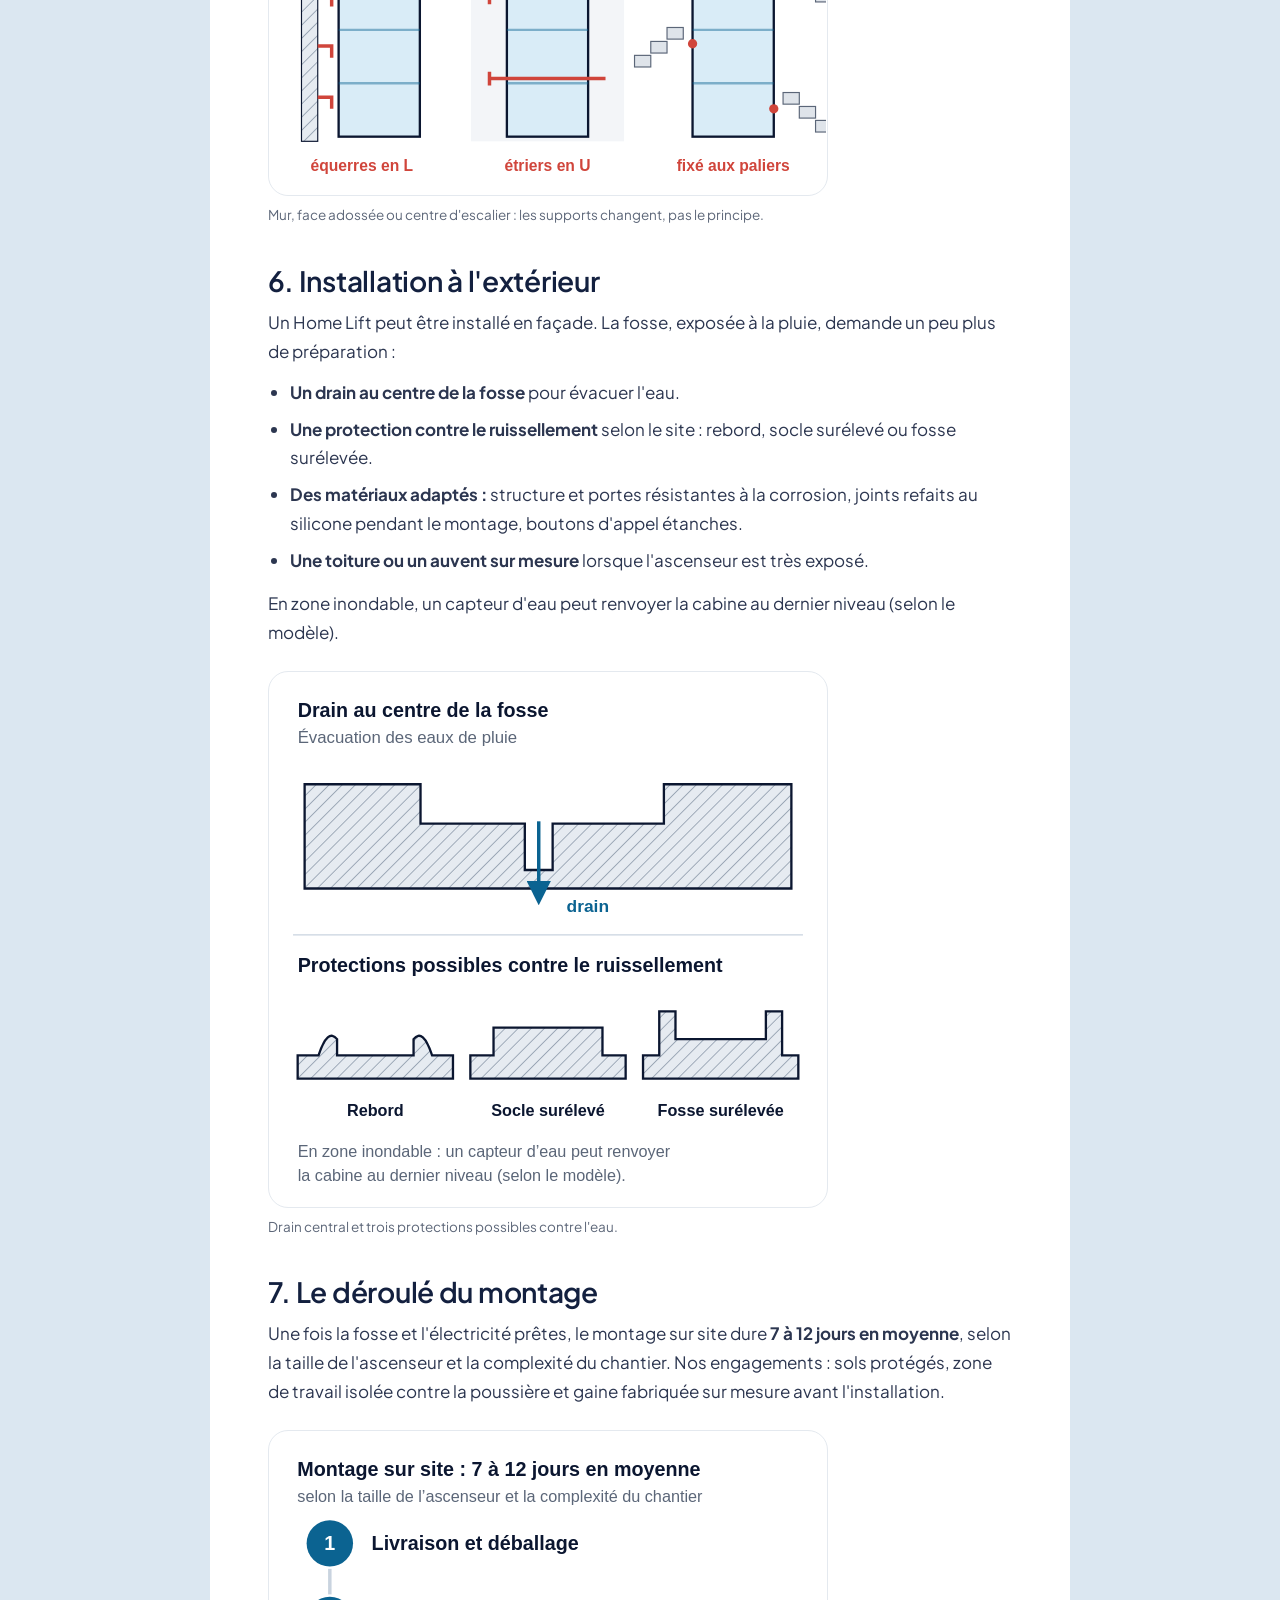
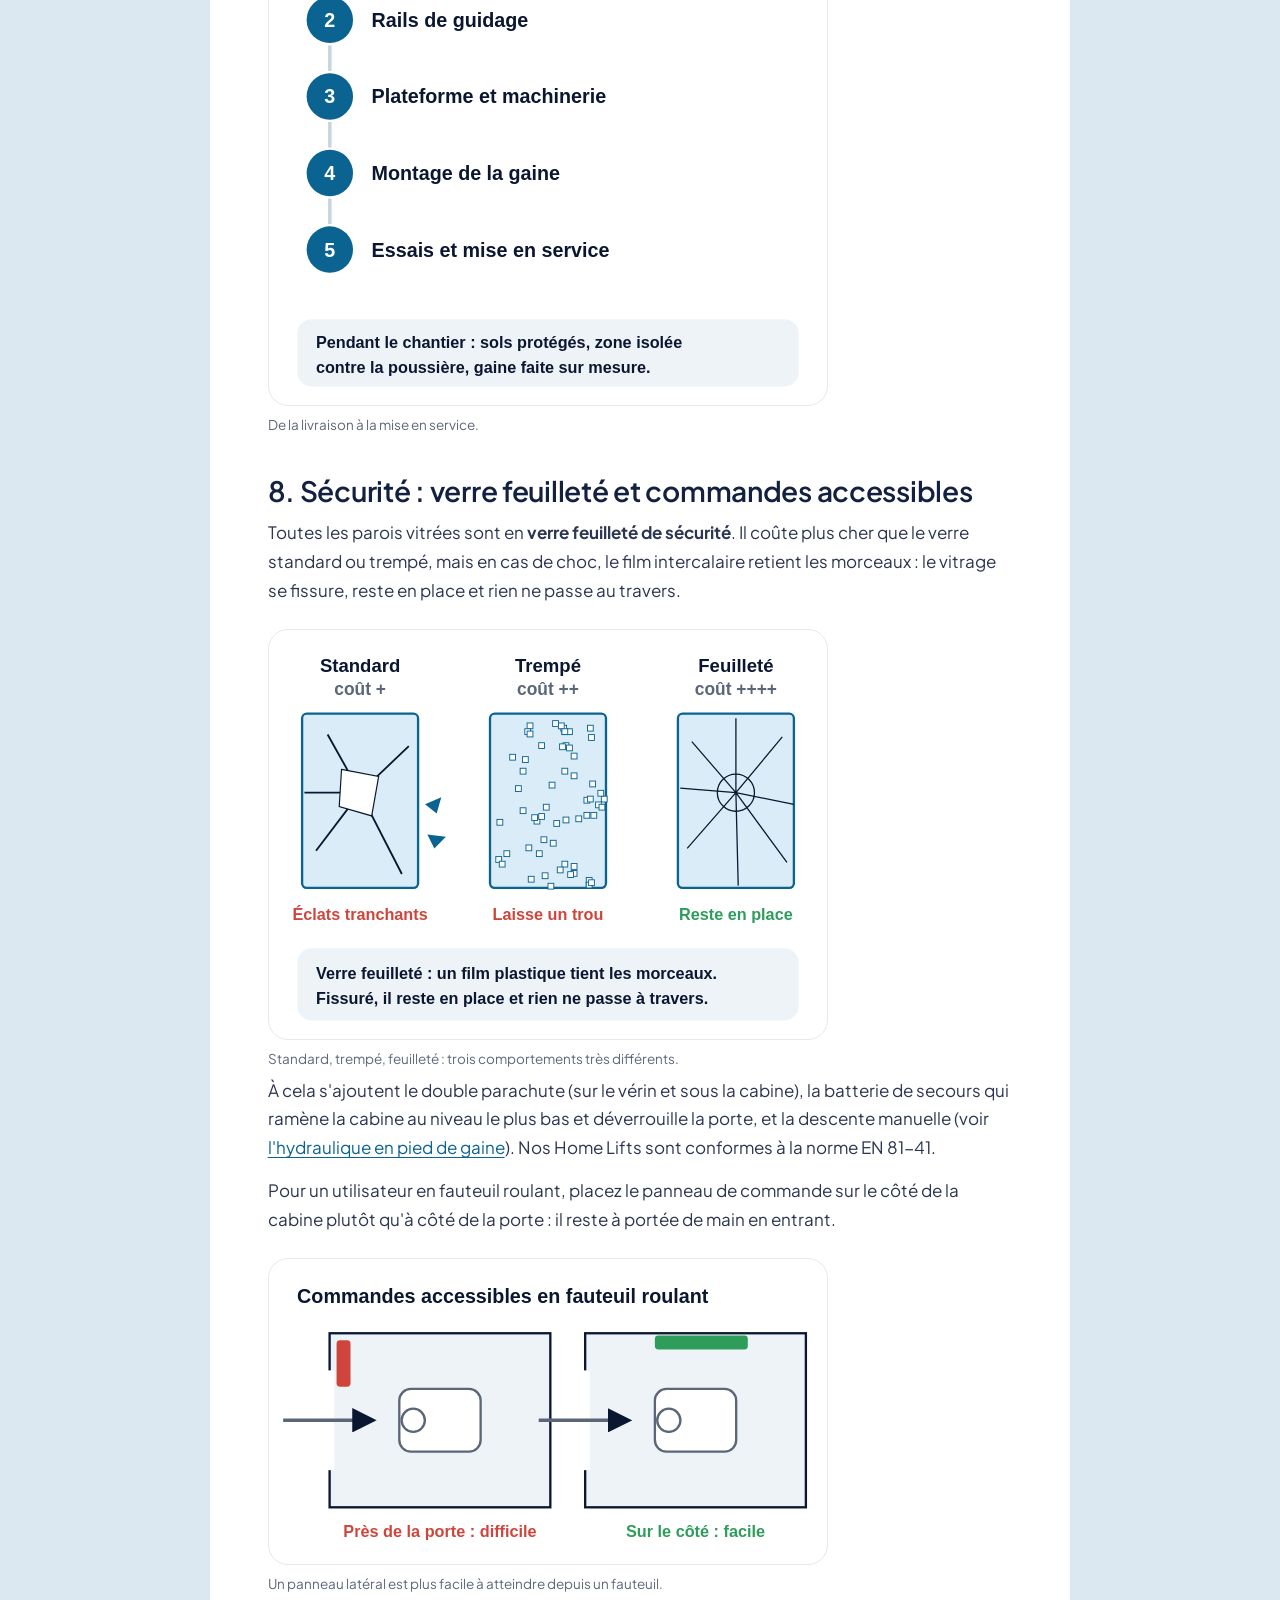
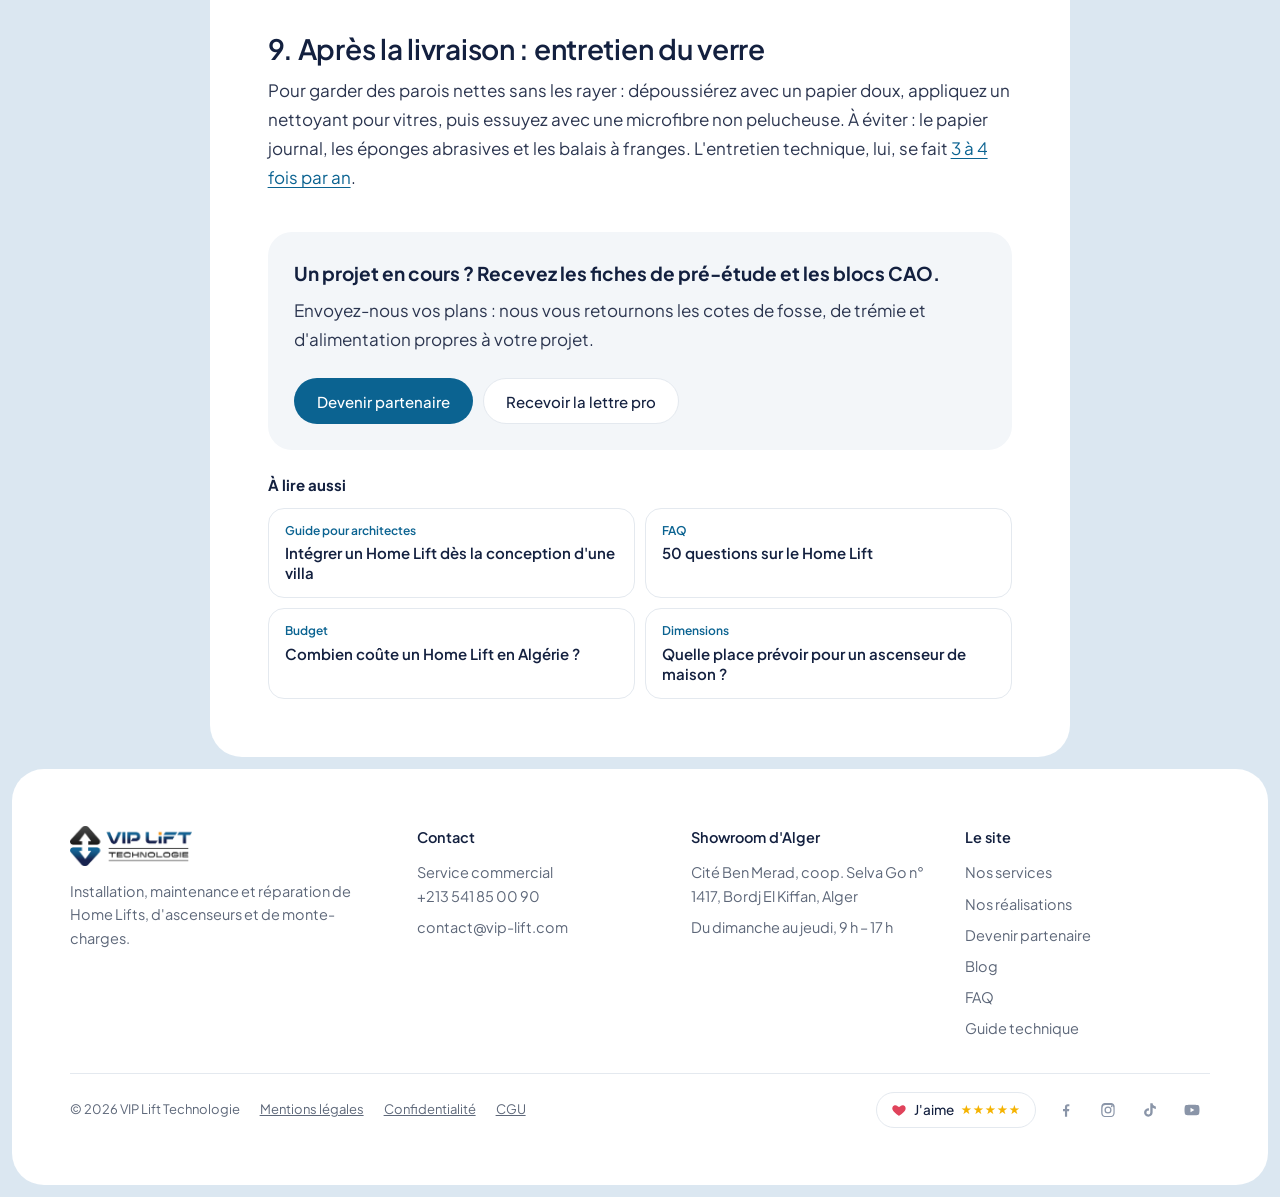
<file: mise-en-ligne/preparation-chantier-home-lift.html>
<!DOCTYPE html>
<html lang="fr">
<head>
<meta charset="UTF-8">
<meta name="viewport" content="width=device-width, initial-scale=1">
<title>Préparer l'installation d'un Home Lift : fosse, électricité, fixations | VIP Lift</title>
<meta name="description" content="Guide technique pour architectes et bureaux d'études : fosse, arrivées électriques, disjoncteur, fixations, installation extérieure et sécurité d'un Home Lift, avec schémas.">
<link rel="canonical" href="https://vip-lift.com/preparation-chantier-home-lift.html">
<meta name="theme-color" content="#0b6391">
<meta property="og:type" content="article">
<meta property="og:locale" content="fr_DZ">
<meta property="og:site_name" content="VIP Lift Technologie">
<meta property="og:title" content="Préparer l'installation d'un Home Lift : fosse, électricité, fixations | VIP Lift">
<meta property="og:description" content="Guide technique pour architectes et bureaux d'études : fosse, arrivées électriques, disjoncteur, fixations, installation extérieure et sécurité d'un Home Lift, avec schémas.">
<meta property="og:url" content="https://vip-lift.com/preparation-chantier-home-lift.html">
<meta property="og:image" content="https://vip-lift.com/img/px-chantier.webp">
<meta name="twitter:card" content="summary_large_image">
<link rel="icon" type="image/png" sizes="32x32" href="img/favicon-32.png"><link rel="icon" type="image/png" sizes="192x192" href="img/favicon-192.png"><link rel="apple-touch-icon" href="img/apple-touch-icon.png">
<link rel="preconnect" href="https://fonts.googleapis.com"><link rel="preconnect" href="https://fonts.gstatic.com" crossorigin>
<link href="https://fonts.googleapis.com/css2?family=Plus+Jakarta+Sans:wght@400;500;600&display=swap" rel="stylesheet">
<link rel="stylesheet" href="style.css?v=38">
<script type="application/ld+json">[{"@context": "https://schema.org", "@type": "Article", "headline": "Préparer l'installation d'un Home Lift : fosse, électricité, fixations", "description": "Guide technique pour architectes et bureaux d'études : fosse, arrivées électriques, disjoncteur, fixations, installation extérieure et sécurité d'un Home Lift, avec schémas.", "image": "https://vip-lift.com/img/px-chantier.webp", "datePublished": "2026-11-20", "dateModified": "2026-11-20", "inLanguage": "fr", "mainEntityOfPage": "https://vip-lift.com/preparation-chantier-home-lift.html", "author": {"@type": "Organization", "name": "VIP Lift Technologie", "url": "https://vip-lift.com/"}, "publisher": {"@id": "https://vip-lift.com/#entreprise", "@type": "Organization", "name": "VIP Lift Technologie", "logo": {"@type": "ImageObject", "url": "https://vip-lift.com/img/logo-h.png"}}}, {"@context": "https://schema.org", "@type": "BreadcrumbList", "itemListElement": [{"@type": "ListItem", "position": 1, "name": "Accueil", "item": "https://vip-lift.com/"}, {"@type": "ListItem", "position": 2, "name": "Préparer l'installation", "item": "https://vip-lift.com/preparation-chantier-home-lift.html"}]}]</script>
</head>
<body class="art-page">

<header class="nav"><div>
  <a class="logo" href="./" aria-label="VIP Lift Technologie – accueil"><img src="img/logo-h.png" alt="VIP Lift Technologie" width="1024" height="334" decoding="async"></a>
  <nav aria-label="Navigation principale">
    <a href="./#possible">Home Lift</a><a href="./#offres">Nos ascenseurs</a><a href="./#simulateur">Simulateur</a><a href="./#realisations">Réalisations</a><a href="./#partenaires">Partenaires</a><a href="./#faq">FAQ</a><a href="./#blog">Blog</a>
  </nav>
  <a class="tel" href="tel:+213541850090">+213 541 85 00 90</a>
  <a class="btn or" href="./#simulateur">Demande de devis</a>
</div></header>

<main>
<article class="panel art">
  <nav class="crumb" aria-label="Fil d'Ariane"><a href="./">Accueil</a> › <a href="./#partenaires">Partenaires</a> › <span>Préparer l'installation</span></nav>
  <span class="pill">Guide technique · Architectes, bureaux d'études, entreprises</span>
  <h1>Préparer l'installation d'un Home Lift : fosse, électricité, fixations</h1>
  <p class="meta">Par l'équipe technique VIP Lift · 20 novembre 2026 · 7 min de lecture</p>
  <p class="chapo">Un Home Lift se pose vite quand le chantier est prêt. Ce guide rassemble, schémas à l'appui, ce qu'il faut prévoir avant notre arrivée : la fosse, les arrivées électriques, les points de fixation et, pour une installation extérieure, l'évacuation de l'eau.</p>
  <p>Il complète notre <a href="guide-home-lift-conception-villa.html">guide de conception pour architectes</a> (trémie, implantations, hauteur du dernier niveau). Les cotes exactes de votre projet figurent toujours sur le plan d'exécution que nous vous remettons après l'étude.</p>

  <h2 id="fosse">1. La fosse : trois cas possibles</h2>
  <p>Un Home Lift n'a pas besoin d'une fosse profonde comme un ascenseur d'immeuble (1,2 m). Selon le modèle et le sol fini, trois cas se présentent :</p>
  <ul>
    <li><b>Fosse standard :</b> une réservation peu profonde, de 6 à 15 cm selon le modèle (10 à 15 cm pour nos Home Lifts hydrauliques), aux dimensions du plan de découpe que nous fournissons.</li>
    <li><b>Sans fosse :</b> si le sol ne peut pas être creusé, la plateforme se pose sur le sol fini et l'accès se fait par une petite rampe d'environ 5 cm.</li>
    <li><b>Sol personnalisé :</b> si le client veut poser son propre revêtement dans la cabine (marbre, parquet), on approfondit la fosse à 8 ou 9 cm pour loger l'épaisseur du revêtement.</li>
  </ul>
  <figure class="art-fig sch"><img src="img/sch-fosse.svg" alt="Schéma des trois profils de fosse : standard, sans fosse avec rampe, sol personnalisé" width="480" height="560" loading="lazy" decoding="async"><figcaption>Les trois profils de fosse. La profondeur exacte dépend du modèle retenu.</figcaption></figure>

  <h2>2. Une fosse d'équerre et de niveau</h2>
  <p>La gaine et ses rails sont montés à partir du fond de fosse : un défaut de quelques millimètres en bas se retrouve amplifié en haut. Deux contrôles avant notre venue :</p>
  <ul>
    <li><b>Vue de dessus :</b> la fosse est un rectangle aux angles à 90°, pas un parallélogramme.</li>
    <li><b>En coupe :</b> le fond est plan et de niveau, sans pente.</li>
  </ul>
  <figure class="art-fig sch"><img src="img/sch-equerre.svg" alt="Schéma : fosse d'équerre et de niveau, bons exemples et exemples à éviter" width="480" height="410" loading="lazy" decoding="async"><figcaption>Vérifiez les angles et le niveau du fond avant la livraison.</figcaption></figure>

  <h2>3. Les arrivées électriques et téléphoniques</h2>
  <p>Deux solutions pour amener l'alimentation et la ligne d'alarme :</p>
  <ul>
    <li><b>Par le fond de fosse :</b> les câbles sortent dans une zone située côté machinerie, à 10 cm des bords, avec au moins 15 cm de longueur libre.</li>
    <li><b>Par le haut :</b> les câbles descendent jusqu'à la fosse ; prévoyez la longueur nécessaire pour atteindre la zone de sortie, plus 3 m de réserve.</li>
  </ul>
  <figure class="art-fig sch"><img src="img/sch-cables.svg" alt="Schéma des arrivées de câbles dans la fosse d'un Home Lift" width="480" height="530" loading="lazy" decoding="async"><figcaption>Zone de sortie des câbles et longueurs à prévoir.</figcaption></figure>

  <h2 id="electricite">4. L'alimentation électrique</h2>
  <p>Nos Home Lifts se raccordent au réseau domestique : <b>220/230 V monophasé</b> ou <b>380/400 V triphasé</b>, pour une puissance de 2,9 kW jusqu'à 400 kg de charge.</p>
  <ul>
    <li>La maison n'a qu'une phase : restez en monophasé, c'est le plus simple.</li>
    <li>Le triphasé est disponible : il offre une alimentation plus stable et moins sensible aux pics de consommation.</li>
    <li>Dans tous les cas, prévoyez un <b>disjoncteur dédié</b> à l'ascenseur : il permet de couper l'appareil simplement et de réaliser l'entretien en toute sécurité.</li>
  </ul>
  <figure class="art-fig sch"><img src="img/sch-electricite.svg" alt="Schéma des alimentations monophasée et triphasées et du disjoncteur dédié" width="480" height="496" loading="lazy" decoding="async"><figcaption>Trois raccordements possibles et un disjoncteur réservé à l'ascenseur.</figcaption></figure>

  <h2>5. Les points de fixation de la gaine</h2>
  <p>La gaine est autoportante mais elle est tenue latéralement à la structure. Trois cas courants :</p>
  <ul>
    <li><b>Contre un mur :</b> le côté machinerie est fixé au mur par des équerres en L, à chaque niveau.</li>
    <li><b>Adossée sur une face :</b> en façade ou contre un palier, elle est tenue par des étriers en U.</li>
    <li><b>Au centre d'un escalier :</b> elle est fixée aux paliers et aux limons, comme dans une <a href="adapter-maison-30-ans-home-lift.html">cage d'escalier existante</a>.</li>
  </ul>
  <figure class="art-fig sch"><img src="img/sch-fixations.svg" alt="Schéma des trois modes de fixation de la gaine d'un Home Lift" width="480" height="356" loading="lazy" decoding="async"><figcaption>Mur, face adossée ou centre d'escalier : les supports changent, pas le principe.</figcaption></figure>

  <h2 id="exterieur">6. Installation à l'extérieur</h2>
  <p>Un Home Lift peut être installé en façade. La fosse, exposée à la pluie, demande un peu plus de préparation :</p>
  <ul>
    <li><b>Un drain au centre de la fosse</b> pour évacuer l'eau.</li>
    <li><b>Une protection contre le ruissellement</b> selon le site : rebord, socle surélevé ou fosse surélevée.</li>
    <li><b>Des matériaux adaptés :</b> structure et portes résistantes à la corrosion, joints refaits au silicone pendant le montage, boutons d'appel étanches.</li>
    <li><b>Une toiture ou un auvent sur mesure</b> lorsque l'ascenseur est très exposé.</li>
  </ul>
  <p>En zone inondable, un capteur d'eau peut renvoyer la cabine au dernier niveau (selon le modèle).</p>
  <figure class="art-fig sch"><img src="img/sch-exterieur.svg" alt="Schéma de la fosse d'un ascenseur extérieur avec drain et protections" width="480" height="460" loading="lazy" decoding="async"><figcaption>Drain central et trois protections possibles contre l'eau.</figcaption></figure>

  <h2>7. Le déroulé du montage</h2>
  <p>Une fois la fosse et l'électricité prêtes, le montage sur site dure <b>7 à 12 jours en moyenne</b>, selon la taille de l'ascenseur et la complexité du chantier. Nos engagements : sols protégés, zone de travail isolée contre la poussière et gaine fabriquée sur mesure avant l'installation.</p>
  <figure class="art-fig sch"><img src="img/sch-etapes.svg" alt="Les cinq étapes du montage d'un Home Lift" width="480" height="494" loading="lazy" decoding="async"><figcaption>De la livraison à la mise en service.</figcaption></figure>

  <h2 id="securite">8. Sécurité : verre feuilleté et commandes accessibles</h2>
  <p>Toutes les parois vitrées sont en <b>verre feuilleté de sécurité</b>. Il coûte plus cher que le verre standard ou trempé, mais en cas de choc, le film intercalaire retient les morceaux : le vitrage se fissure, reste en place et rien ne passe au travers.</p>
  <figure class="art-fig sch"><img src="img/sch-verre.svg" alt="Comparaison du verre standard, trempé et feuilleté à la casse" width="480" height="352" loading="lazy" decoding="async"><figcaption>Standard, trempé, feuilleté : trois comportements très différents.</figcaption></figure>
  <p>À cela s'ajoutent le double parachute (sur le vérin et sous la cabine), la batterie de secours qui ramène la cabine au niveau le plus bas et déverrouille la porte, et la descente manuelle (voir <a href="home-lift-hydraulique-pied-de-gaine.html">l'hydraulique en pied de gaine</a>). Nos Home Lifts sont conformes à la norme EN 81-41.</p>
  <p>Pour un utilisateur en fauteuil roulant, placez le panneau de commande sur le côté de la cabine plutôt qu'à côté de la porte : il reste à portée de main en entrant.</p>
  <figure class="art-fig sch"><img src="img/sch-acces.svg" alt="Position du panneau de commande pour un utilisateur en fauteuil roulant" width="480" height="262" loading="lazy" decoding="async"><figcaption>Un panneau latéral est plus facile à atteindre depuis un fauteuil.</figcaption></figure>

  <h2>9. Après la livraison : entretien du verre</h2>
  <p>Pour garder des parois nettes sans les rayer : dépoussiérez avec un papier doux, appliquez un nettoyant pour vitres, puis essuyez avec une microfibre non pelucheuse. À éviter : le papier journal, les éponges abrasives et les balais à franges. L'entretien technique, lui, se fait <a href="https://vip-lift.com/%f0%9f%94%a7-entretien-dun-home-lift-frequence-cout-et-points-de-controle/">3 à 4 fois par an</a>.</p>

  <aside class="art-cta">
    <b>Un projet en cours ? Recevez les fiches de pré-étude et les blocs CAO.</b>
    <p>Envoyez-nous vos plans : nous vous retournons les cotes de fosse, de trémie et d'alimentation propres à votre projet.</p>
    <div class="pbtns"><a class="btn" href="https://vip-lift.com/devenir-partenaire/">Devenir partenaire</a><a class="btn ghost" href="./#lettre-pro">Recevoir la lettre pro</a></div>
  </aside>
  <aside class="related"><b>À lire aussi</b><div><a href="guide-home-lift-conception-villa.html"><small>Guide pour architectes</small>Intégrer un Home Lift dès la conception d'une villa</a><a href="faq-home-lift.html"><small>FAQ</small>50 questions sur le Home Lift</a><a href="prix-home-lift-algerie.html"><small>Budget</small>Combien coûte un Home Lift en Algérie ?</a><a href="https://vip-lift.com/quelle-place-faut-il-prevoir-pour-un-ascenseur-de-maison-dimensions-et-conseils/"><small>Dimensions</small>Quelle place prévoir pour un ascenseur de maison ?</a></div></aside>
</article>
</main>

<footer class="panel">
  <div class="ft">
    <div><img src="img/logo-h.png" alt="VIP Lift Technologie" width="1024" height="334" decoding="async"><p style="color:var(--mut);margin-top:14px;max-width:34ch">Installation, maintenance et réparation de Home Lifts, d'ascenseurs et de monte-charges.</p></div>
    <div><h4>Contact</h4><ul><li>Service commercial<br><a href="tel:+213541850090">+213 541 85 00 90</a></li><li><a href="mailto:contact@vip-lift.com">contact@vip-lift.com</a></li></ul></div>
    <div><h4>Showroom d'Alger</h4><ul><li>Cité Ben Merad, coop. Selva Go n° 1417, Bordj El Kiffan, Alger</li><li>Du dimanche au jeudi, 9 h – 17 h</li></ul></div>
    <div><h4>Le site</h4><ul><li><a href="https://vip-lift.com/nos-services/">Nos services</a></li><li><a href="https://vip-lift.com/nosrealisations/">Nos réalisations</a></li><li><a href="https://vip-lift.com/devenir-partenaire/">Devenir partenaire</a></li><li><a href="https://vip-lift.com/blog/">Blog</a></li><li><a href="faq-home-lift.html">FAQ</a></li><li><a href="preparation-chantier-home-lift.html">Guide technique</a></li></ul></div>
  </div>
  <div class="legal"><div class="lg"><span>© 2026 VIP Lift Technologie</span><a href="https://vip-lift.com/mentions-legales/">Mentions légales</a><a href="https://vip-lift.com/politique-de-confidentialite-2/">Confidentialité</a><a href="https://vip-lift.com/conditions-generales-dutilisation/">CGU</a></div>
    <div class="soc">
      <a class="like" id="lk-avis" href="#" target="_blank" rel="noopener"><svg viewBox="0 0 24 24" aria-hidden="true"><path d="M12 21s-7.5-4.6-9.6-9.2C1 8.6 3 5 6.6 5c2.1 0 3.4 1.2 4.1 2.3h2.6C14 6.2 15.3 5 17.4 5 21 5 23 8.6 21.6 11.8 19.5 16.4 12 21 12 21z"/></svg>J'aime<span class="stars">★★★★★</span></a>
      <a class="ic" id="lk-facebook" href="#" target="_blank" rel="noopener" aria-label="Facebook"><svg viewBox="0 0 24 24"><path d="M13.5 21v-7.5h2.5l.4-3h-2.9V8.6c0-.9.3-1.5 1.5-1.5h1.5V4.4c-.3 0-1.2-.1-2.2-.1-2.2 0-3.7 1.3-3.7 3.8v2.4H8v3h2.6V21h2.9z"/></svg></a>
      <a class="ic" id="lk-instagram" href="#" target="_blank" rel="noopener" aria-label="Instagram"><svg viewBox="0 0 24 24"><path d="M12 7.3A4.7 4.7 0 1 0 12 16.7 4.7 4.7 0 0 0 12 7.3zm0 7.7a3 3 0 1 1 0-6 3 3 0 0 1 0 6zm4.9-8.9a1.1 1.1 0 1 0 0 2.2 1.1 1.1 0 0 0 0-2.2zM20.9 8c-.1-1.5-.4-2.8-1.5-3.9S17 2.7 15.5 2.6C14 2.5 10 2.5 8.5 2.6 7 2.7 5.7 3 4.6 4.1S3.1 6.5 3 8C2.9 9.5 2.9 14.5 3 16c.1 1.5.4 2.8 1.5 3.9s2.4 1.4 3.9 1.5c1.5.1 5.5.1 7 0 1.5-.1 2.8-.4 3.9-1.5s1.4-2.4 1.5-3.9c.1-1.5.1-6.5 0-8zm-2 9.9a3 3 0 0 1-1.7 1.7c-1.2.5-4 .4-5.2.4s-4 .1-5.2-.4a3 3 0 0 1-1.7-1.7c-.5-1.2-.4-4-.4-5.2s-.1-4 .4-5.2a3 3 0 0 1 1.7-1.7c1.2-.5 4-.4 5.2-.4s4-.1 5.2.4a3 3 0 0 1 1.7 1.7c.5 1.2.4 4 .4 5.2s.1 4-.4 5.2z"/></svg></a>
      <a class="ic" id="lk-tiktok" href="#" target="_blank" rel="noopener" aria-label="TikTok"><svg viewBox="0 0 24 24"><path d="M16.6 5.8A4.3 4.3 0 0 1 15.5 3h-3.1v12.4a2.6 2.6 0 1 1-1.8-2.5V9.7a5.7 5.7 0 1 0 4.9 5.7V9.1a7.3 7.3 0 0 0 4.3 1.4V7.4a4.3 4.3 0 0 1-3.2-1.6z"/></svg></a>
      <a class="ic" id="lk-youtube" href="#" target="_blank" rel="noopener" aria-label="YouTube"><svg viewBox="0 0 24 24"><path d="M21.6 7.2a2.5 2.5 0 0 0-1.8-1.8C18.2 5 12 5 12 5s-6.2 0-7.8.4A2.5 2.5 0 0 0 2.4 7.2 26 26 0 0 0 2 12a26 26 0 0 0 .4 4.8 2.5 2.5 0 0 0 1.8 1.8C5.8 19 12 19 12 19s6.2 0 7.8-.4a2.5 2.5 0 0 0 1.8-1.8A26 26 0 0 0 22 12a26 26 0 0 0-.4-4.8zM10 15V9l5.2 3L10 15z"/></svg></a>
    </div>
  </div>
</footer>

<script src="liens.js?v=8" defer></script>
</body>
</html>
</file>
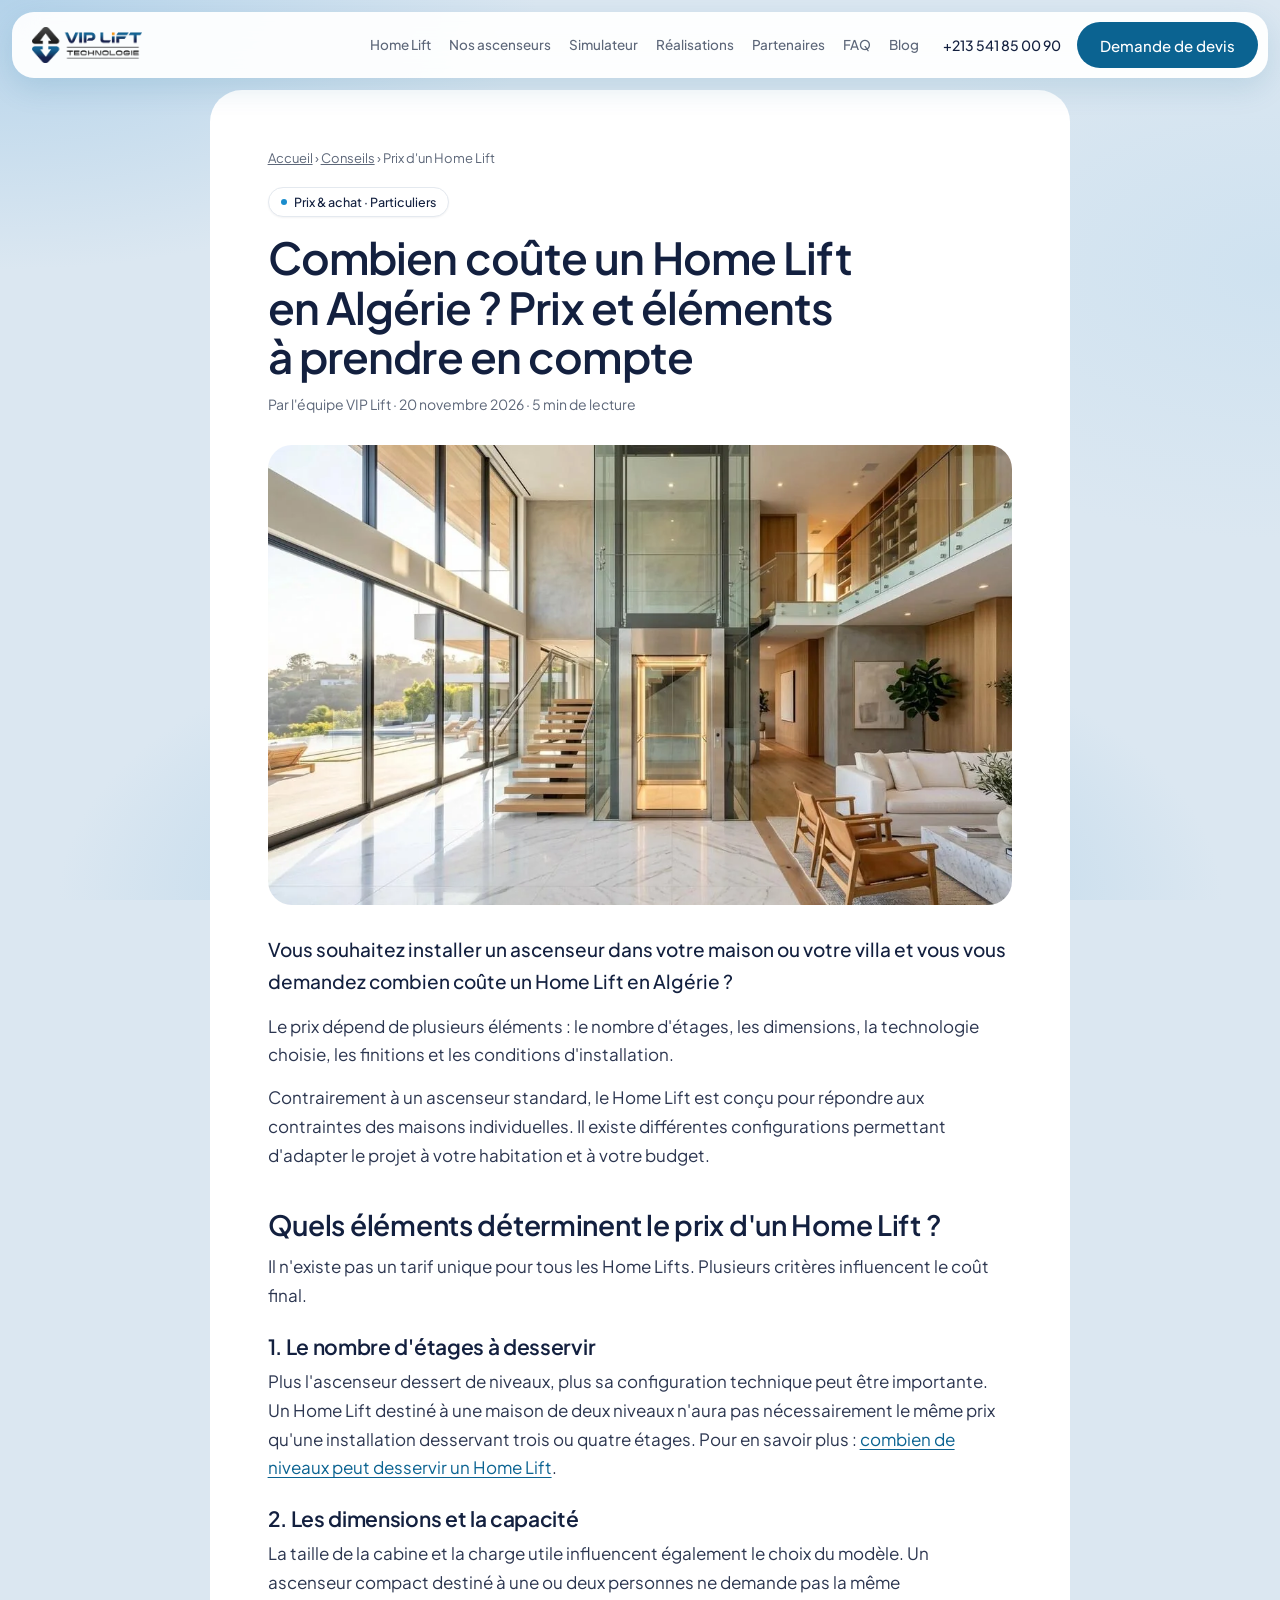
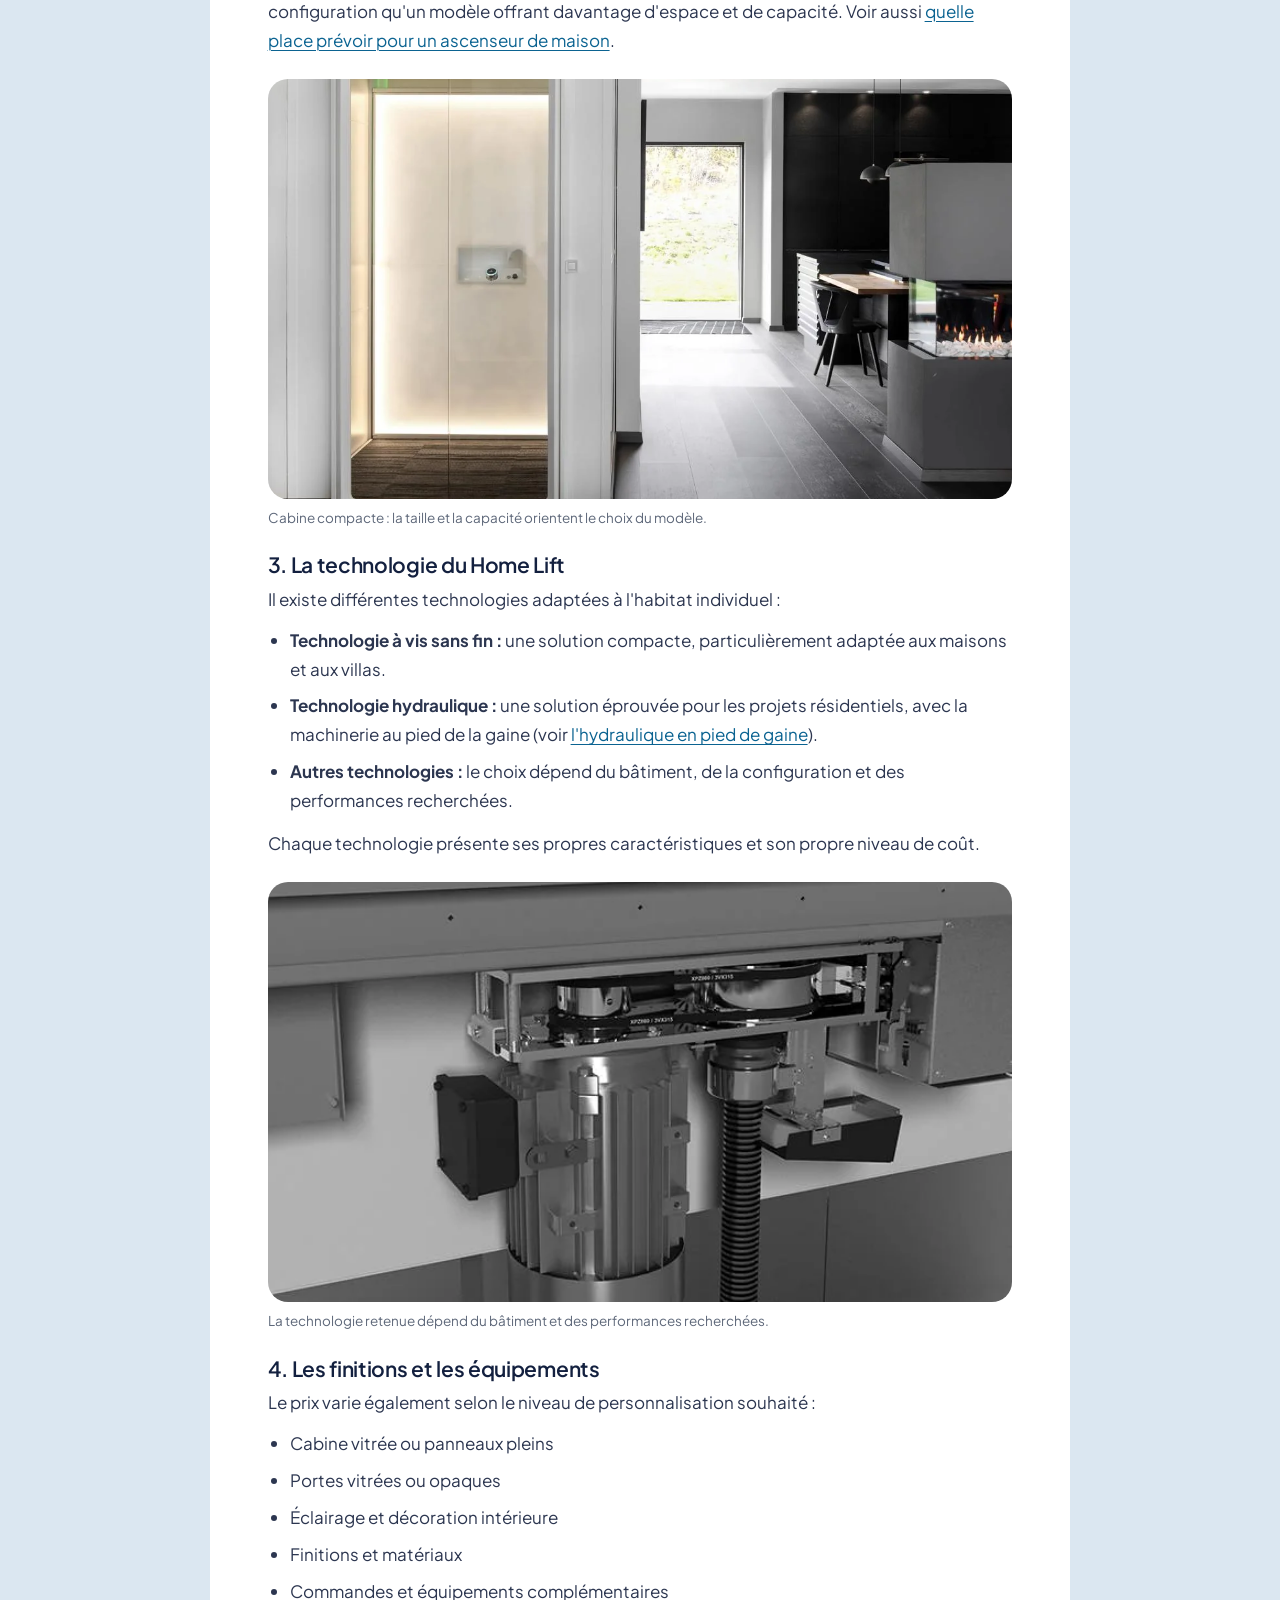
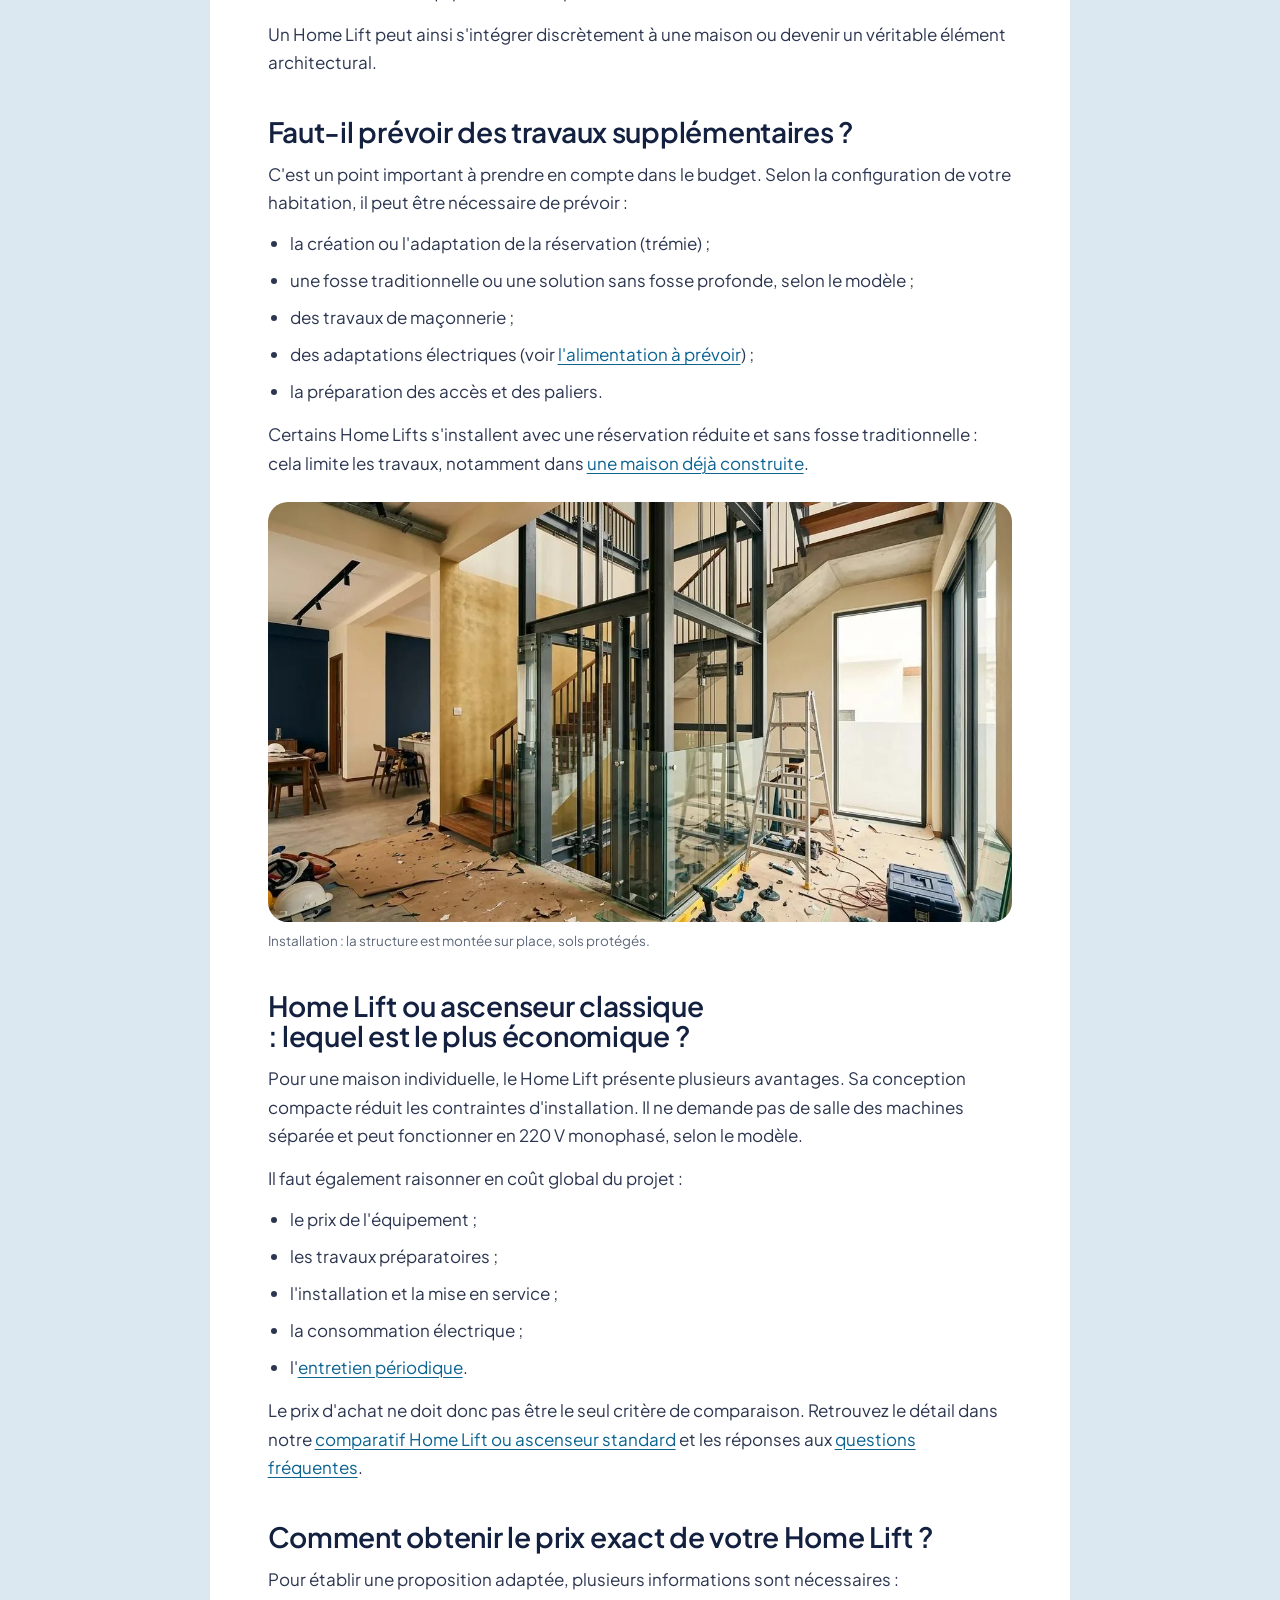
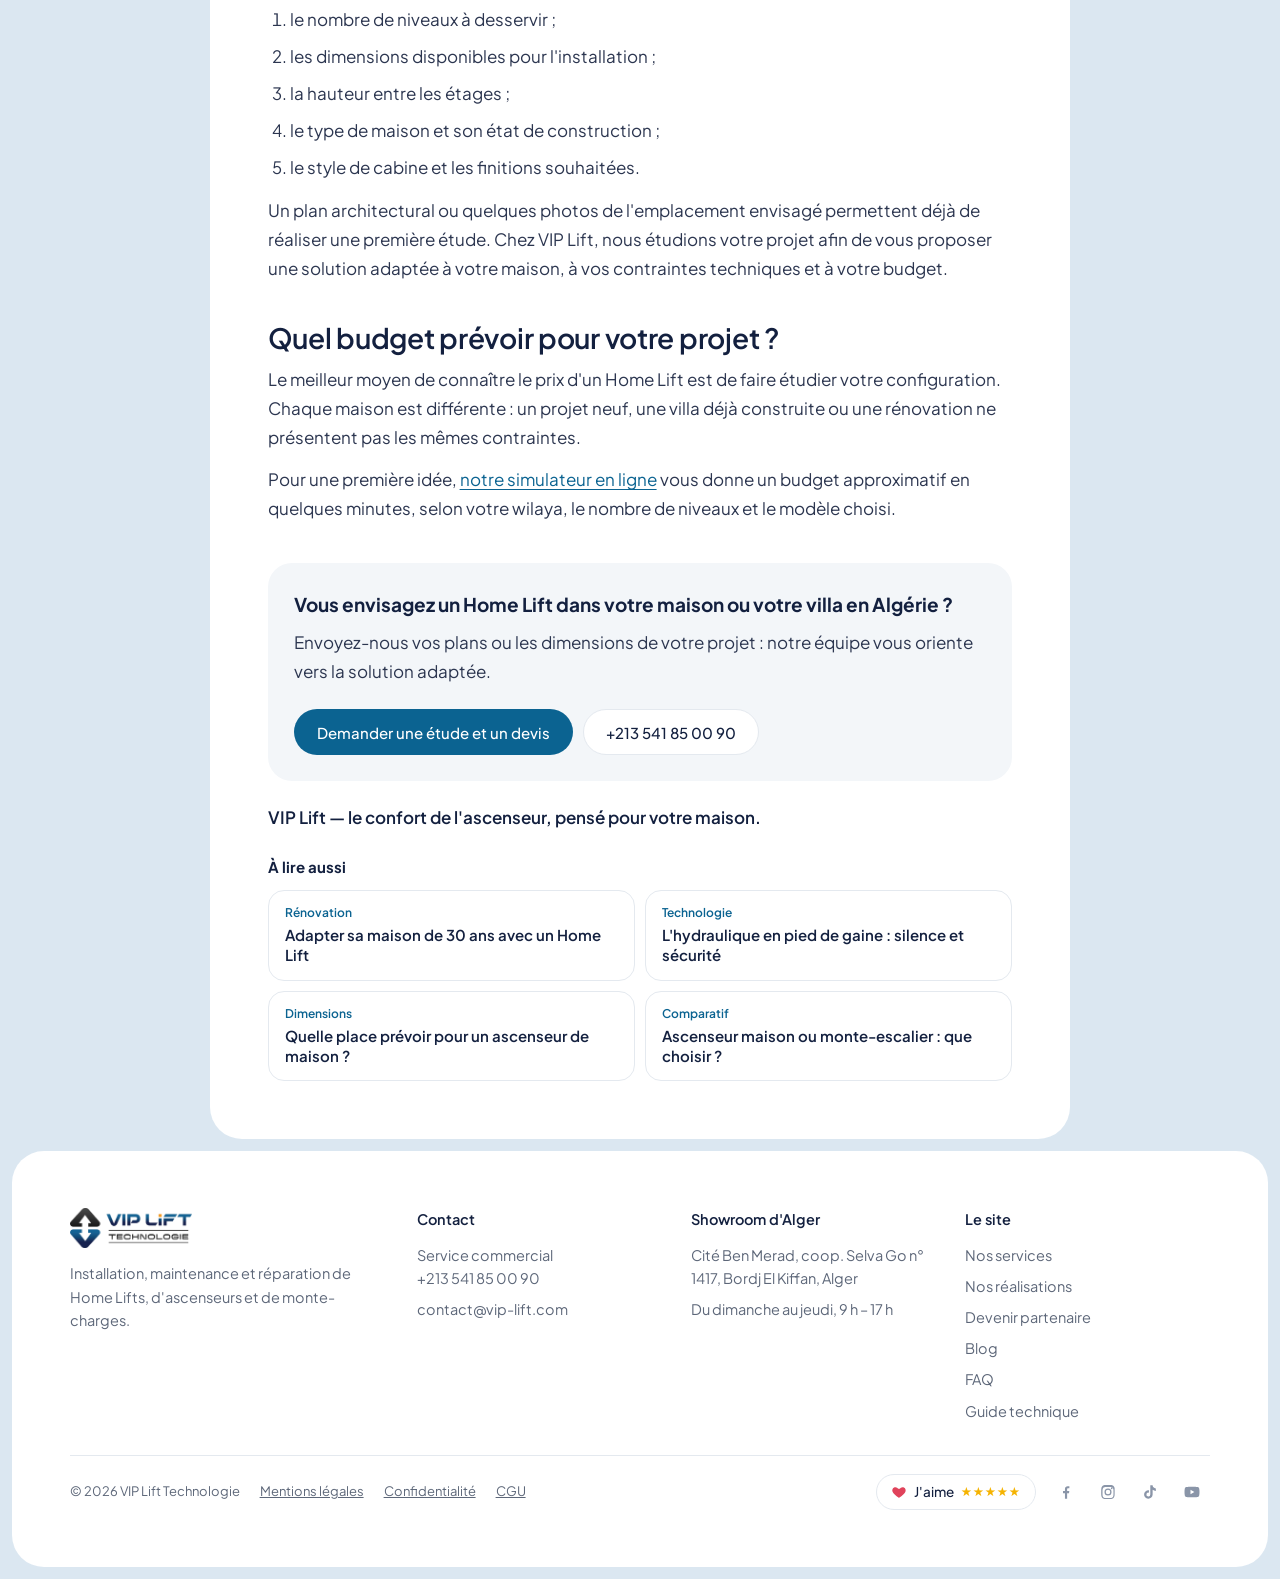
<file: mise-en-ligne/prix-home-lift-algerie.html>
<!DOCTYPE html>
<html lang="fr">
<head>
<meta charset="UTF-8">
<meta name="viewport" content="width=device-width, initial-scale=1">
<title>Prix Home Lift en Algérie : combien coûte un ascenseur maison ?</title>
<meta name="description" content="Découvrez les éléments qui déterminent le prix d'un Home Lift en Algérie : dimensions, étages, technologie, installation et finitions.">
<link rel="canonical" href="https://vip-lift.com/prix-home-lift-algerie.html">
<meta name="theme-color" content="#0b6391">
<meta property="og:type" content="article">
<meta property="og:locale" content="fr_DZ">
<meta property="og:site_name" content="VIP Lift Technologie">
<meta property="og:title" content="Prix Home Lift en Algérie : combien coûte un ascenseur maison ?">
<meta property="og:description" content="Découvrez les éléments qui déterminent le prix d'un Home Lift en Algérie : dimensions, étages, technologie, installation et finitions.">
<meta property="og:url" content="https://vip-lift.com/prix-home-lift-algerie.html">
<meta property="og:image" content="https://vip-lift.com/img/px-villa.webp">
<meta name="twitter:card" content="summary_large_image">
<link rel="icon" type="image/png" sizes="32x32" href="img/favicon-32.png"><link rel="icon" type="image/png" sizes="192x192" href="img/favicon-192.png"><link rel="apple-touch-icon" href="img/apple-touch-icon.png">
<link rel="preconnect" href="https://fonts.googleapis.com"><link rel="preconnect" href="https://fonts.gstatic.com" crossorigin>
<link href="https://fonts.googleapis.com/css2?family=Plus+Jakarta+Sans:wght@400;500;600&display=swap" rel="stylesheet">
<link rel="stylesheet" href="style.css?v=38">
<script type="application/ld+json">[{"@context": "https://schema.org", "@type": "Article", "headline": "Combien coûte un Home Lift en Algérie ? Prix et éléments à prendre en compte", "description": "Découvrez les éléments qui déterminent le prix d'un Home Lift en Algérie : dimensions, étages, technologie, installation et finitions.", "image": "https://vip-lift.com/img/px-villa.webp", "datePublished": "2026-11-20", "dateModified": "2026-11-20", "inLanguage": "fr", "mainEntityOfPage": "https://vip-lift.com/prix-home-lift-algerie.html", "author": {"@type": "Organization", "name": "VIP Lift Technologie", "url": "https://vip-lift.com/"}, "publisher": {"@id": "https://vip-lift.com/#entreprise", "@type": "Organization", "name": "VIP Lift Technologie", "logo": {"@type": "ImageObject", "url": "https://vip-lift.com/img/logo-h.png"}}}, {"@context": "https://schema.org", "@type": "BreadcrumbList", "itemListElement": [{"@type": "ListItem", "position": 1, "name": "Accueil", "item": "https://vip-lift.com/"}, {"@type": "ListItem", "position": 2, "name": "Prix d'un Home Lift", "item": "https://vip-lift.com/prix-home-lift-algerie.html"}]}]</script>
</head>
<body class="art-page">

<header class="nav"><div>
  <a class="logo" href="./" aria-label="VIP Lift Technologie – accueil"><img src="img/logo-h.png" alt="VIP Lift Technologie" width="1024" height="334" decoding="async"></a>
  <nav aria-label="Navigation principale">
    <a href="./#possible">Home Lift</a><a href="./#offres">Nos ascenseurs</a><a href="./#simulateur">Simulateur</a><a href="./#realisations">Réalisations</a><a href="./#partenaires">Partenaires</a><a href="./#faq">FAQ</a><a href="./#blog">Blog</a>
  </nav>
  <a class="tel" href="tel:+213541850090">+213 541 85 00 90</a>
  <a class="btn or" href="./#simulateur">Demande de devis</a>
</div></header>

<main>
<article class="panel art">
  <nav class="crumb" aria-label="Fil d'Ariane"><a href="./">Accueil</a> › <a href="./#blog">Conseils</a> › <span>Prix d'un Home Lift</span></nav>
  <span class="pill">Prix &amp; achat · Particuliers</span>
  <h1>Combien coûte un Home Lift en Algérie ? Prix et éléments à prendre en compte</h1>
  <p class="meta">Par l'équipe VIP Lift · 20 novembre 2026 · 5 min de lecture</p>
  <figure class="art-hero"><img src="img/px-villa.webp" alt="Home Lift vitré dans une villa contemporaine à double hauteur" width="1186" height="667" fetchpriority="high" decoding="async"></figure>
  <p class="chapo">Vous souhaitez installer un ascenseur dans votre maison ou votre villa et vous vous demandez combien coûte un Home Lift en Algérie ?</p>
  <p>Le prix dépend de plusieurs éléments : le nombre d'étages, les dimensions, la technologie choisie, les finitions et les conditions d'installation.</p>
  <p>Contrairement à un ascenseur standard, le Home Lift est conçu pour répondre aux contraintes des maisons individuelles. Il existe différentes configurations permettant d'adapter le projet à votre habitation et à votre budget.</p>

  <h2>Quels éléments déterminent le prix d'un Home Lift ?</h2>
  <p>Il n'existe pas un tarif unique pour tous les Home Lifts. Plusieurs critères influencent le coût final.</p>

  <h3>1. Le nombre d'étages à desservir</h3>
  <p>Plus l'ascenseur dessert de niveaux, plus sa configuration technique peut être importante. Un Home Lift destiné à une maison de deux niveaux n'aura pas nécessairement le même prix qu'une installation desservant trois ou quatre étages. Pour en savoir plus : <a href="https://vip-lift.com/combien-de-niveaux-peut-desservir-un-home-lift-dans-une-villa/">combien de niveaux peut desservir un Home Lift</a>.</p>

  <h3>2. Les dimensions et la capacité</h3>
  <p>La taille de la cabine et la charge utile influencent également le choix du modèle. Un ascenseur compact destiné à une ou deux personnes ne demande pas la même configuration qu'un modèle offrant davantage d'espace et de capacité. Voir aussi <a href="https://vip-lift.com/quelle-place-faut-il-prevoir-pour-un-ascenseur-de-maison-dimensions-et-conseils/">quelle place prévoir pour un ascenseur de maison</a>.</p>
  <figure class="art-fig"><img src="img/px-cabine.webp" alt="Cabine de Home Lift compacte avec portes vitrées et éclairage intégré" width="1147" height="860" loading="lazy" decoding="async"><figcaption>Cabine compacte : la taille et la capacité orientent le choix du modèle.</figcaption></figure>

  <h3>3. La technologie du Home Lift</h3>
  <p>Il existe différentes technologies adaptées à l'habitat individuel :</p>
  <ul>
    <li><b>Technologie à vis sans fin :</b> une solution compacte, particulièrement adaptée aux maisons et aux villas.</li>
    <li><b>Technologie hydraulique :</b> une solution éprouvée pour les projets résidentiels, avec la machinerie au pied de la gaine (voir <a href="home-lift-hydraulique-pied-de-gaine.html">l'hydraulique en pied de gaine</a>).</li>
    <li><b>Autres technologies :</b> le choix dépend du bâtiment, de la configuration et des performances recherchées.</li>
  </ul>
  <p>Chaque technologie présente ses propres caractéristiques et son propre niveau de coût.</p>
  <figure class="art-fig"><img src="img/px-techno.webp" alt="Machinerie compacte d'un Home Lift" width="676" height="507" loading="lazy" decoding="async"><figcaption>La technologie retenue dépend du bâtiment et des performances recherchées.</figcaption></figure>

  <h3>4. Les finitions et les équipements</h3>
  <p>Le prix varie également selon le niveau de personnalisation souhaité :</p>
  <ul>
    <li>Cabine vitrée ou panneaux pleins</li>
    <li>Portes vitrées ou opaques</li>
    <li>Éclairage et décoration intérieure</li>
    <li>Finitions et matériaux</li>
    <li>Commandes et équipements complémentaires</li>
  </ul>
  <p>Un Home Lift peut ainsi s'intégrer discrètement à une maison ou devenir un véritable élément architectural.</p>

  <h2>Faut-il prévoir des travaux supplémentaires ?</h2>
  <p>C'est un point important à prendre en compte dans le budget. Selon la configuration de votre habitation, il peut être nécessaire de prévoir :</p>
  <ul>
    <li>la création ou l'adaptation de la réservation (trémie) ;</li>
    <li>une fosse traditionnelle ou une solution sans fosse profonde, selon le modèle ;</li>
    <li>des travaux de maçonnerie ;</li>
    <li>des adaptations électriques (voir <a href="preparation-chantier-home-lift.html#electricite">l'alimentation à prévoir</a>) ;</li>
    <li>la préparation des accès et des paliers.</li>
  </ul>
  <p>Certains Home Lifts s'installent avec une réservation réduite et sans fosse traditionnelle : cela limite les travaux, notamment dans <a href="adapter-maison-30-ans-home-lift.html">une maison déjà construite</a>.</p>
  <figure class="art-fig"><img src="img/px-chantier.webp" alt="Installation d'un Home Lift avec structure acier et verre dans une maison, sol protégé" width="1200" height="805" loading="lazy" decoding="async"><figcaption>Installation : la structure est montée sur place, sols protégés.</figcaption></figure>

  <h2>Home Lift ou ascenseur classique : lequel est le plus économique ?</h2>
  <p>Pour une maison individuelle, le Home Lift présente plusieurs avantages. Sa conception compacte réduit les contraintes d'installation. Il ne demande pas de salle des machines séparée et peut fonctionner en 220 V monophasé, selon le modèle.</p>
  <p>Il faut également raisonner en coût global du projet :</p>
  <ul>
    <li>le prix de l'équipement ;</li>
    <li>les travaux préparatoires ;</li>
    <li>l'installation et la mise en service ;</li>
    <li>la consommation électrique ;</li>
    <li>l'<a href="https://vip-lift.com/%f0%9f%94%a7-entretien-dun-home-lift-frequence-cout-et-points-de-controle/">entretien périodique</a>.</li>
  </ul>
  <p>Le prix d'achat ne doit donc pas être le seul critère de comparaison. Retrouvez le détail dans notre <a href="./#comparatif">comparatif Home Lift ou ascenseur standard</a> et les réponses aux <a href="faq-home-lift.html">questions fréquentes</a>.</p>

  <h2>Comment obtenir le prix exact de votre Home Lift ?</h2>
  <p>Pour établir une proposition adaptée, plusieurs informations sont nécessaires :</p>
  <ol>
    <li>le nombre de niveaux à desservir ;</li>
    <li>les dimensions disponibles pour l'installation ;</li>
    <li>la hauteur entre les étages ;</li>
    <li>le type de maison et son état de construction ;</li>
    <li>le style de cabine et les finitions souhaitées.</li>
  </ol>
  <p>Un plan architectural ou quelques photos de l'emplacement envisagé permettent déjà de réaliser une première étude. Chez VIP Lift, nous étudions votre projet afin de vous proposer une solution adaptée à votre maison, à vos contraintes techniques et à votre budget.</p>

  <h2>Quel budget prévoir pour votre projet ?</h2>
  <p>Le meilleur moyen de connaître le prix d'un Home Lift est de faire étudier votre configuration. Chaque maison est différente : un projet neuf, une villa déjà construite ou une rénovation ne présentent pas les mêmes contraintes.</p>
  <p>Pour une première idée, <a href="./#simulateur">notre simulateur en ligne</a> vous donne un budget approximatif en quelques minutes, selon votre wilaya, le nombre de niveaux et le modèle choisi.</p>

  <aside class="art-cta">
    <b>Vous envisagez un Home Lift dans votre maison ou votre villa en Algérie ?</b>
    <p>Envoyez-nous vos plans ou les dimensions de votre projet : notre équipe vous oriente vers la solution adaptée.</p>
    <div class="pbtns"><a class="btn" href="./#simulateur">Demander une étude et un devis</a><a class="btn ghost" href="tel:+213541850090">+213 541 85 00 90</a></div>
  </aside>
  <p style="margin-top:22px;font-weight:600;color:var(--ink)">VIP Lift — le confort de l'ascenseur, pensé pour votre maison.</p>
  <aside class="related"><b>À lire aussi</b><div><a href="adapter-maison-30-ans-home-lift.html"><small>Rénovation</small>Adapter sa maison de 30 ans avec un Home Lift</a><a href="home-lift-hydraulique-pied-de-gaine.html"><small>Technologie</small>L'hydraulique en pied de gaine : silence et sécurité</a><a href="https://vip-lift.com/quelle-place-faut-il-prevoir-pour-un-ascenseur-de-maison-dimensions-et-conseils/"><small>Dimensions</small>Quelle place prévoir pour un ascenseur de maison ?</a><a href="https://vip-lift.com/ascenseur-maison-ou-monte-escalier-quelle-solution-choisir-pour-une-villa-en-algerie/"><small>Comparatif</small>Ascenseur maison ou monte-escalier : que choisir ?</a></div></aside>
</article>
</main>

<footer class="panel">
  <div class="ft">
    <div><img src="img/logo-h.png" alt="VIP Lift Technologie" width="1024" height="334" decoding="async"><p style="color:var(--mut);margin-top:14px;max-width:34ch">Installation, maintenance et réparation de Home Lifts, d'ascenseurs et de monte-charges.</p></div>
    <div><h4>Contact</h4><ul><li>Service commercial<br><a href="tel:+213541850090">+213 541 85 00 90</a></li><li><a href="mailto:contact@vip-lift.com">contact@vip-lift.com</a></li></ul></div>
    <div><h4>Showroom d'Alger</h4><ul><li>Cité Ben Merad, coop. Selva Go n° 1417, Bordj El Kiffan, Alger</li><li>Du dimanche au jeudi, 9 h – 17 h</li></ul></div>
    <div><h4>Le site</h4><ul><li><a href="https://vip-lift.com/nos-services/">Nos services</a></li><li><a href="https://vip-lift.com/nosrealisations/">Nos réalisations</a></li><li><a href="https://vip-lift.com/devenir-partenaire/">Devenir partenaire</a></li><li><a href="https://vip-lift.com/blog/">Blog</a></li><li><a href="faq-home-lift.html">FAQ</a></li><li><a href="preparation-chantier-home-lift.html">Guide technique</a></li></ul></div>
  </div>
  <div class="legal"><div class="lg"><span>© 2026 VIP Lift Technologie</span><a href="https://vip-lift.com/mentions-legales/">Mentions légales</a><a href="https://vip-lift.com/politique-de-confidentialite-2/">Confidentialité</a><a href="https://vip-lift.com/conditions-generales-dutilisation/">CGU</a></div>
    <div class="soc">
      <a class="like" id="lk-avis" href="#" target="_blank" rel="noopener"><svg viewBox="0 0 24 24" aria-hidden="true"><path d="M12 21s-7.5-4.6-9.6-9.2C1 8.6 3 5 6.6 5c2.1 0 3.4 1.2 4.1 2.3h2.6C14 6.2 15.3 5 17.4 5 21 5 23 8.6 21.6 11.8 19.5 16.4 12 21 12 21z"/></svg>J'aime<span class="stars">★★★★★</span></a>
      <a class="ic" id="lk-facebook" href="#" target="_blank" rel="noopener" aria-label="Facebook"><svg viewBox="0 0 24 24"><path d="M13.5 21v-7.5h2.5l.4-3h-2.9V8.6c0-.9.3-1.5 1.5-1.5h1.5V4.4c-.3 0-1.2-.1-2.2-.1-2.2 0-3.7 1.3-3.7 3.8v2.4H8v3h2.6V21h2.9z"/></svg></a>
      <a class="ic" id="lk-instagram" href="#" target="_blank" rel="noopener" aria-label="Instagram"><svg viewBox="0 0 24 24"><path d="M12 7.3A4.7 4.7 0 1 0 12 16.7 4.7 4.7 0 0 0 12 7.3zm0 7.7a3 3 0 1 1 0-6 3 3 0 0 1 0 6zm4.9-8.9a1.1 1.1 0 1 0 0 2.2 1.1 1.1 0 0 0 0-2.2zM20.9 8c-.1-1.5-.4-2.8-1.5-3.9S17 2.7 15.5 2.6C14 2.5 10 2.5 8.5 2.6 7 2.7 5.7 3 4.6 4.1S3.1 6.5 3 8C2.9 9.5 2.9 14.5 3 16c.1 1.5.4 2.8 1.5 3.9s2.4 1.4 3.9 1.5c1.5.1 5.5.1 7 0 1.5-.1 2.8-.4 3.9-1.5s1.4-2.4 1.5-3.9c.1-1.5.1-6.5 0-8zm-2 9.9a3 3 0 0 1-1.7 1.7c-1.2.5-4 .4-5.2.4s-4 .1-5.2-.4a3 3 0 0 1-1.7-1.7c-.5-1.2-.4-4-.4-5.2s-.1-4 .4-5.2a3 3 0 0 1 1.7-1.7c1.2-.5 4-.4 5.2-.4s4-.1 5.2.4a3 3 0 0 1 1.7 1.7c.5 1.2.4 4 .4 5.2s.1 4-.4 5.2z"/></svg></a>
      <a class="ic" id="lk-tiktok" href="#" target="_blank" rel="noopener" aria-label="TikTok"><svg viewBox="0 0 24 24"><path d="M16.6 5.8A4.3 4.3 0 0 1 15.5 3h-3.1v12.4a2.6 2.6 0 1 1-1.8-2.5V9.7a5.7 5.7 0 1 0 4.9 5.7V9.1a7.3 7.3 0 0 0 4.3 1.4V7.4a4.3 4.3 0 0 1-3.2-1.6z"/></svg></a>
      <a class="ic" id="lk-youtube" href="#" target="_blank" rel="noopener" aria-label="YouTube"><svg viewBox="0 0 24 24"><path d="M21.6 7.2a2.5 2.5 0 0 0-1.8-1.8C18.2 5 12 5 12 5s-6.2 0-7.8.4A2.5 2.5 0 0 0 2.4 7.2 26 26 0 0 0 2 12a26 26 0 0 0 .4 4.8 2.5 2.5 0 0 0 1.8 1.8C5.8 19 12 19 12 19s6.2 0 7.8-.4a2.5 2.5 0 0 0 1.8-1.8A26 26 0 0 0 22 12a26 26 0 0 0-.4-4.8zM10 15V9l5.2 3L10 15z"/></svg></a>
    </div>
  </div>
</footer>

<script src="liens.js?v=8" defer></script>
</body>
</html>
</file>
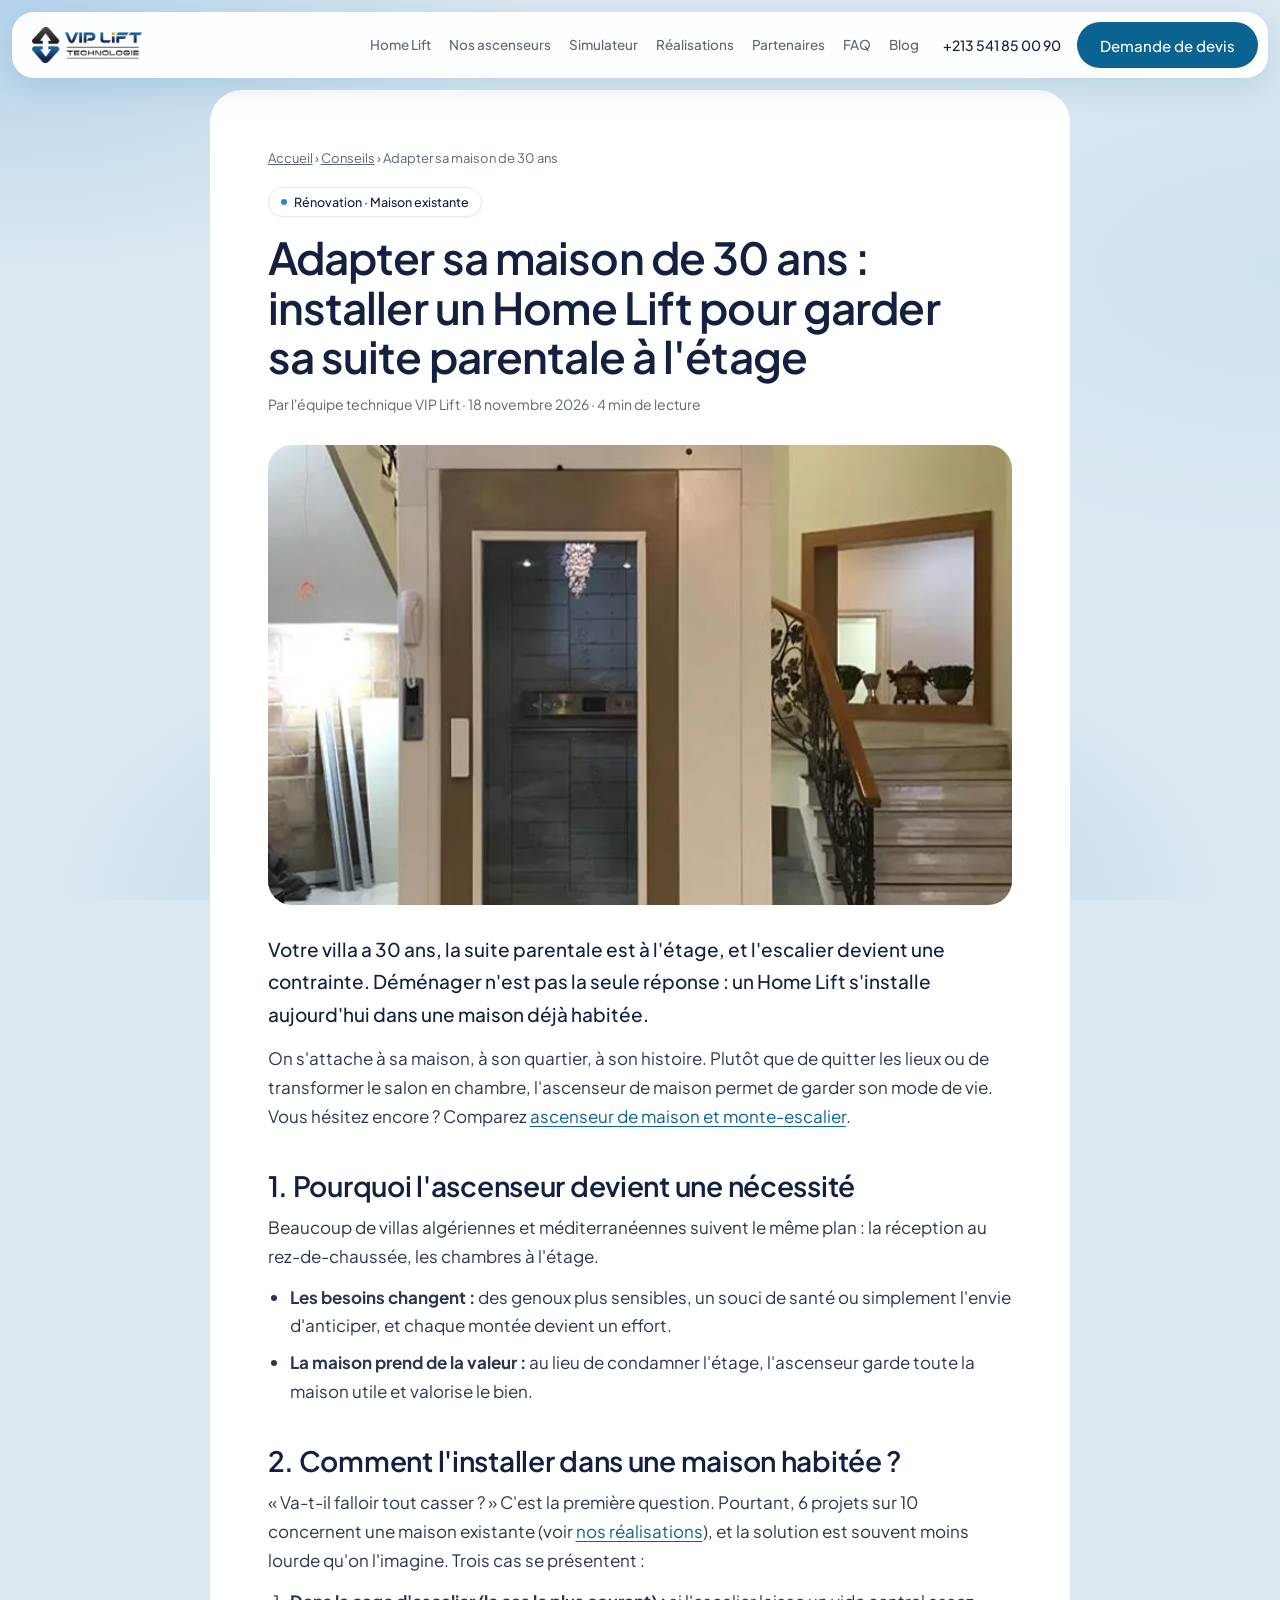
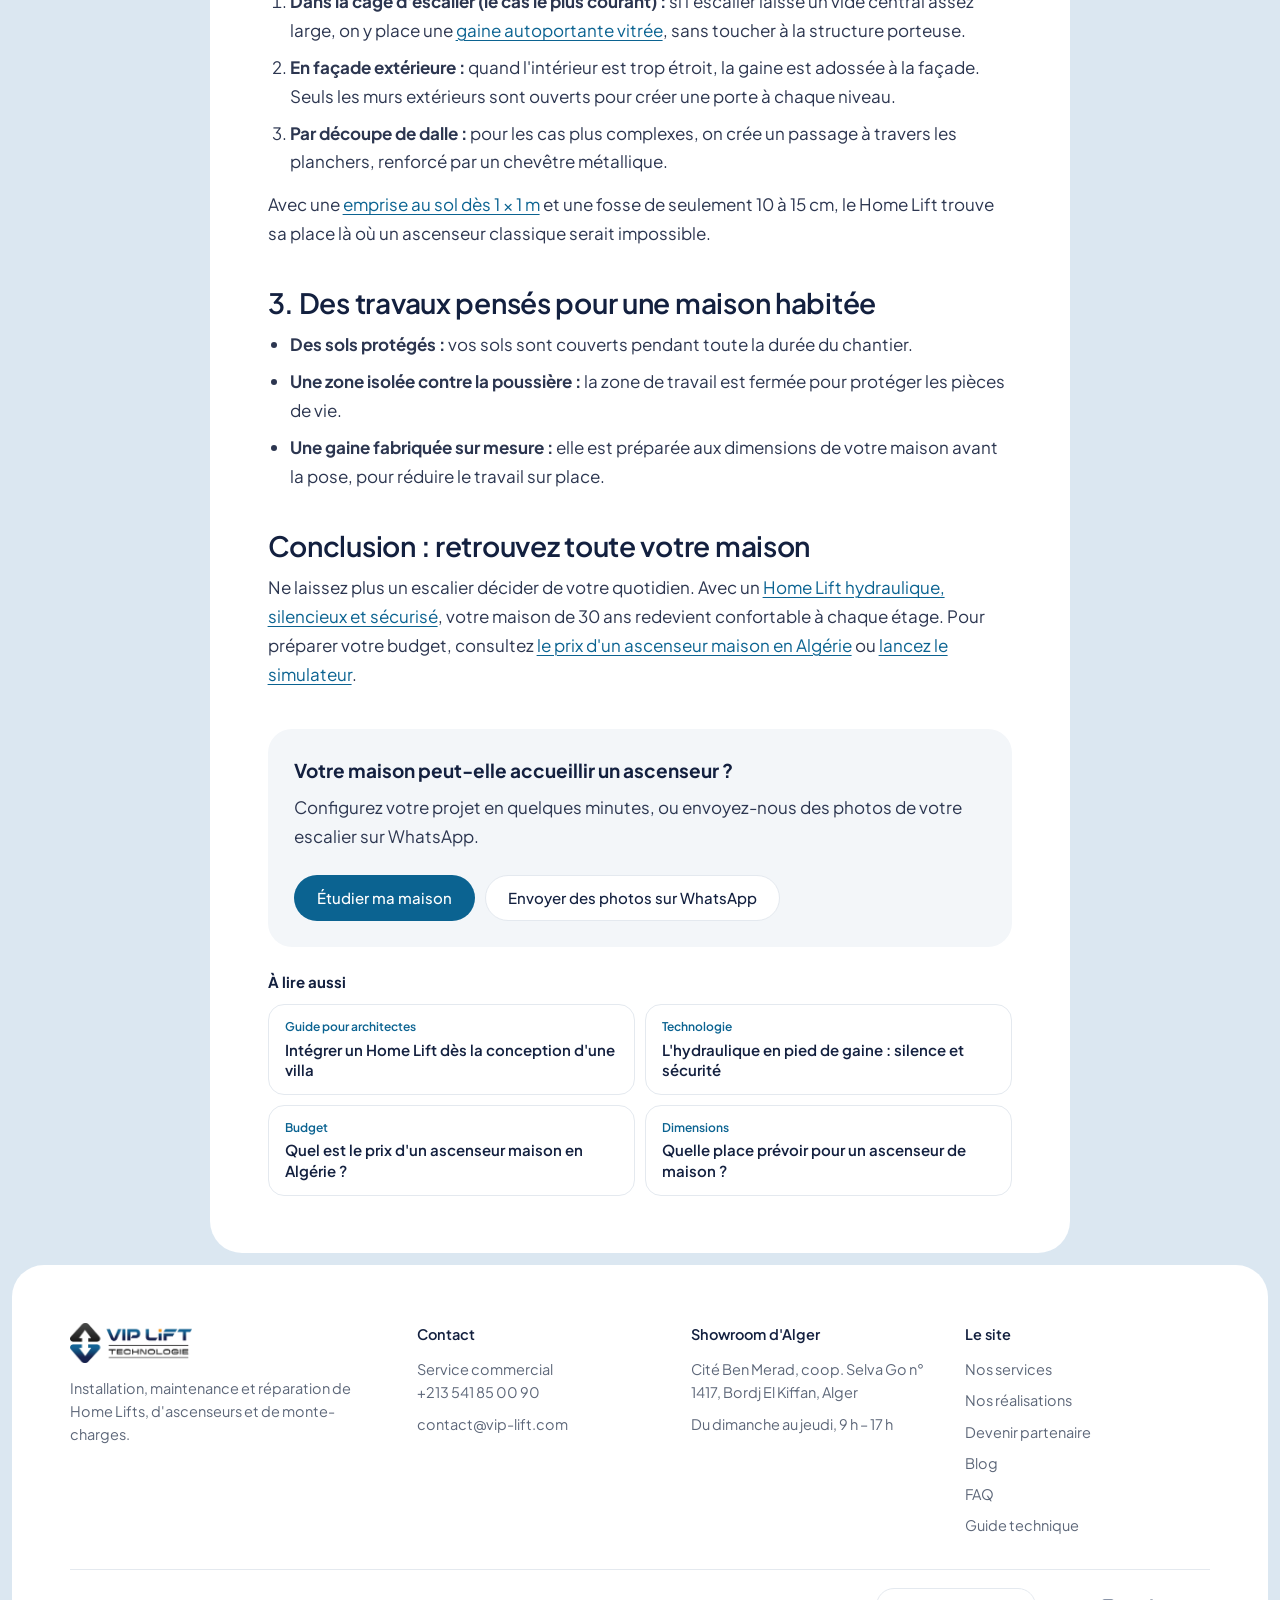
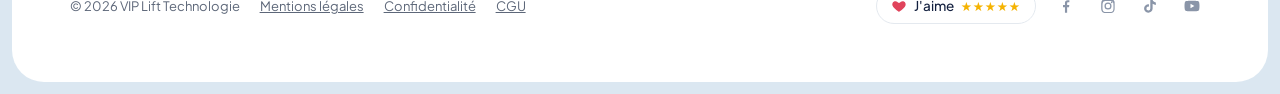
<file: nouveau/adapter-maison-30-ans-home-lift.html>
<!DOCTYPE html>
<html lang="fr">
<head>
<meta charset="UTF-8">
<meta name="robots" content="noindex, nofollow">
<meta name="viewport" content="width=device-width, initial-scale=1">
<title>Installer un Home Lift dans une maison de 30 ans | VIP Lift</title>
<meta name="description" content="Cage d'escalier, façade ou découpe de dalle : comment installer un ascenseur dans une maison habitée et garder sa suite parentale à l'étage.">
<link rel="canonical" href="https://vip-lift.com/adapter-maison-30-ans-home-lift.html">
<meta name="theme-color" content="#0b6391">
<meta property="og:type" content="article">
<meta property="og:locale" content="fr_DZ">
<meta property="og:site_name" content="VIP Lift Technologie">
<meta property="og:title" content="Installer un Home Lift dans une maison de 30 ans">
<meta property="og:description" content="Cage d'escalier, façade ou découpe de dalle : comment installer un ascenseur dans une maison habitée et garder sa suite parentale à l'étage.">
<meta property="og:url" content="https://vip-lift.com/adapter-maison-30-ans-home-lift.html">
<meta property="og:image" content="https://vip-lift.com/img/r3.webp">
<meta name="twitter:card" content="summary_large_image">
<link rel="icon" type="image/png" sizes="32x32" href="img/favicon-32.png"><link rel="icon" type="image/png" sizes="192x192" href="img/favicon-192.png"><link rel="apple-touch-icon" href="img/apple-touch-icon.png">
<link rel="preconnect" href="https://fonts.googleapis.com"><link rel="preconnect" href="https://fonts.gstatic.com" crossorigin>
<link href="https://fonts.googleapis.com/css2?family=Plus+Jakarta+Sans:wght@400;500;600&display=swap" rel="stylesheet">
<link rel="stylesheet" href="style.css?v=38">
<script type="application/ld+json">[{"@context": "https://schema.org", "@type": "Article", "headline": "Adapter sa maison de 30 ans : installer un Home Lift pour garder sa suite parentale à l'étage", "description": "Cage d'escalier, façade ou découpe de dalle : comment installer un ascenseur dans une maison habitée et garder sa suite parentale à l'étage.", "image": "https://vip-lift.com/img/r3.webp", "datePublished": "2026-11-18", "dateModified": "2026-11-18", "inLanguage": "fr", "mainEntityOfPage": "https://vip-lift.com/adapter-maison-30-ans-home-lift.html", "author": {"@type": "Organization", "name": "VIP Lift Technologie", "url": "https://vip-lift.com/"}, "publisher": {"@id": "https://vip-lift.com/#entreprise", "@type": "Organization", "name": "VIP Lift Technologie", "logo": {"@type": "ImageObject", "url": "https://vip-lift.com/img/logo-h.png"}}}, {"@context": "https://schema.org", "@type": "BreadcrumbList", "itemListElement": [{"@type": "ListItem", "position": 1, "name": "Accueil", "item": "https://vip-lift.com/"}, {"@type": "ListItem", "position": 2, "name": "Adapter sa maison de 30 ans", "item": "https://vip-lift.com/adapter-maison-30-ans-home-lift.html"}]}]</script>
</head>
<body class="art-page">

<header class="nav"><div>
  <a class="logo" href="./" aria-label="VIP Lift Technologie – accueil"><img src="img/logo-h.png" alt="VIP Lift Technologie" width="1024" height="334" decoding="async"></a>
  <nav aria-label="Navigation principale">
    <a href="./#possible">Home Lift</a><a href="./#offres">Nos ascenseurs</a><a href="./#simulateur">Simulateur</a><a href="./#realisations">Réalisations</a><a href="./#partenaires">Partenaires</a><a href="./#faq">FAQ</a><a href="./#blog">Blog</a>
  </nav>
  <a class="tel" href="tel:+213541850090">+213 541 85 00 90</a>
  <a class="btn or" href="./#simulateur">Demande de devis</a>
</div></header>

<main>
<article class="panel art">
  <nav class="crumb" aria-label="Fil d'Ariane"><a href="./">Accueil</a> › <a href="./#blog">Conseils</a> › <span>Adapter sa maison de 30 ans</span></nav>
  <span class="pill">Rénovation · Maison existante</span>
  <h1>Adapter sa maison de 30 ans : installer un Home Lift pour garder sa suite parentale à l'étage</h1>
  <p class="meta">Par l'équipe technique VIP Lift · 18 novembre 2026 · 4 min de lecture</p>
  <figure class="art-hero"><img src="img/r3.webp" alt="Home Lift installé le long de l'escalier d'une villa existante" width="679" height="993" fetchpriority="high" decoding="async"></figure>
  <p class="chapo">Votre villa a 30 ans, la suite parentale est à l'étage, et l'escalier devient une contrainte. Déménager n'est pas la seule réponse : un Home Lift s'installe aujourd'hui dans une maison déjà habitée.</p>
  <p>On s'attache à sa maison, à son quartier, à son histoire. Plutôt que de quitter les lieux ou de transformer le salon en chambre, l'ascenseur de maison permet de garder son mode de vie. Vous hésitez encore ? Comparez <a href="https://vip-lift.com/ascenseur-maison-ou-monte-escalier-quelle-solution-choisir-pour-une-villa-en-algerie/">ascenseur de maison et monte-escalier</a>.</p>

  <h2>1. Pourquoi l'ascenseur devient une nécessité</h2>
  <p>Beaucoup de villas algériennes et méditerranéennes suivent le même plan : la réception au rez-de-chaussée, les chambres à l'étage.</p>
  <ul>
    <li><b>Les besoins changent :</b> des genoux plus sensibles, un souci de santé ou simplement l'envie d'anticiper, et chaque montée devient un effort.</li>
    <li><b>La maison prend de la valeur :</b> au lieu de condamner l'étage, l'ascenseur garde toute la maison utile et valorise le bien.</li>
  </ul>

  <h2>2. Comment l'installer dans une maison habitée ?</h2>
  <p>« Va-t-il falloir tout casser ? » C'est la première question. Pourtant, 6 projets sur 10 concernent une maison existante (voir <a href="https://vip-lift.com/nosrealisations/">nos réalisations</a>), et la solution est souvent moins lourde qu'on l'imagine. Trois cas se présentent :</p>
  <ol>
    <li><b>Dans la cage d'escalier (le cas le plus courant) :</b> si l'escalier laisse un vide central assez large, on y place une <a href="guide-home-lift-conception-villa.html">gaine autoportante vitrée</a>, sans toucher à la structure porteuse.</li>
    <li><b>En façade extérieure :</b> quand l'intérieur est trop étroit, la gaine est adossée à la façade. Seuls les murs extérieurs sont ouverts pour créer une porte à chaque niveau.</li>
    <li><b>Par découpe de dalle :</b> pour les cas plus complexes, on crée un passage à travers les planchers, renforcé par un chevêtre métallique.</li>
  </ol>
  <p>Avec une <a href="https://vip-lift.com/quelle-place-faut-il-prevoir-pour-un-ascenseur-de-maison-dimensions-et-conseils/">emprise au sol dès 1 × 1 m</a> et une fosse de seulement 10 à 15 cm, le Home Lift trouve sa place là où un ascenseur classique serait impossible.</p>


  <h2>3. Des travaux pensés pour une maison habitée</h2>
  <ul>
    <li><b>Des sols protégés :</b> vos sols sont couverts pendant toute la durée du chantier.</li>
    <li><b>Une zone isolée contre la poussière :</b> la zone de travail est fermée pour protéger les pièces de vie.</li>
    <li><b>Une gaine fabriquée sur mesure :</b> elle est préparée aux dimensions de votre maison avant la pose, pour réduire le travail sur place.</li>
  </ul>

  <h2>Conclusion : retrouvez toute votre maison</h2>
  <p>Ne laissez plus un escalier décider de votre quotidien. Avec un <a href="home-lift-hydraulique-pied-de-gaine.html">Home Lift hydraulique, silencieux et sécurisé</a>, votre maison de 30 ans redevient confortable à chaque étage. Pour préparer votre budget, consultez <a href="prix-home-lift-algerie.html">le prix d'un ascenseur maison en Algérie</a> ou <a href="./#simulateur">lancez le simulateur</a>.</p>

  <aside class="art-cta">
    <b>Votre maison peut-elle accueillir un ascenseur ?</b>
    <p>Configurez votre projet en quelques minutes, ou envoyez-nous des photos de votre escalier sur WhatsApp.</p>
    <div class="pbtns"><a class="btn" href="./#simulateur">Étudier ma maison</a><a class="btn ghost" href="https://wa.me/213541850090?text=Bonjour%20VIP%20Lift%2C%20je%20souhaite%20faire%20%C3%A9tudier%20l%27installation%20d%27un%20ascenseur%20dans%20ma%20maison." target="_blank" rel="noopener">Envoyer des photos sur WhatsApp</a></div>
  </aside>
  <aside class="related"><b>À lire aussi</b><div><a href="guide-home-lift-conception-villa.html"><small>Guide pour architectes</small>Intégrer un Home Lift dès la conception d'une villa</a><a href="home-lift-hydraulique-pied-de-gaine.html"><small>Technologie</small>L'hydraulique en pied de gaine : silence et sécurité</a><a href="prix-home-lift-algerie.html"><small>Budget</small>Quel est le prix d'un ascenseur maison en Algérie ?</a><a href="https://vip-lift.com/quelle-place-faut-il-prevoir-pour-un-ascenseur-de-maison-dimensions-et-conseils/"><small>Dimensions</small>Quelle place prévoir pour un ascenseur de maison ?</a></div></aside>
</article>
</main>

<footer class="panel">
  <div class="ft">
    <div><img src="img/logo-h.png" alt="VIP Lift Technologie" width="1024" height="334" decoding="async"><p style="color:var(--mut);margin-top:14px;max-width:34ch">Installation, maintenance et réparation de Home Lifts, d'ascenseurs et de monte-charges.</p></div>
    <div><h4>Contact</h4><ul><li>Service commercial<br><a href="tel:+213541850090">+213 541 85 00 90</a></li><li><a href="mailto:contact@vip-lift.com">contact@vip-lift.com</a></li></ul></div>
    <div><h4>Showroom d'Alger</h4><ul><li>Cité Ben Merad, coop. Selva Go n° 1417, Bordj El Kiffan, Alger</li><li>Du dimanche au jeudi, 9 h – 17 h</li></ul></div>
    <div><h4>Le site</h4><ul><li><a href="https://vip-lift.com/nos-services/">Nos services</a></li><li><a href="https://vip-lift.com/nosrealisations/">Nos réalisations</a></li><li><a href="https://vip-lift.com/devenir-partenaire/">Devenir partenaire</a></li><li><a href="https://vip-lift.com/blog/">Blog</a></li><li><a href="faq-home-lift.html">FAQ</a></li><li><a href="preparation-chantier-home-lift.html">Guide technique</a></li></ul></div>
  </div>
  <div class="legal"><div class="lg"><span>© 2026 VIP Lift Technologie</span><a href="https://vip-lift.com/mentions-legales/">Mentions légales</a><a href="https://vip-lift.com/politique-de-confidentialite-2/">Confidentialité</a><a href="https://vip-lift.com/conditions-generales-dutilisation/">CGU</a></div>
    <div class="soc">
      <a class="like" id="lk-avis" href="#" target="_blank" rel="noopener"><svg viewBox="0 0 24 24" aria-hidden="true"><path d="M12 21s-7.5-4.6-9.6-9.2C1 8.6 3 5 6.6 5c2.1 0 3.4 1.2 4.1 2.3h2.6C14 6.2 15.3 5 17.4 5 21 5 23 8.6 21.6 11.8 19.5 16.4 12 21 12 21z"/></svg>J'aime<span class="stars">★★★★★</span></a>
      <a class="ic" id="lk-facebook" href="#" target="_blank" rel="noopener" aria-label="Facebook"><svg viewBox="0 0 24 24"><path d="M13.5 21v-7.5h2.5l.4-3h-2.9V8.6c0-.9.3-1.5 1.5-1.5h1.5V4.4c-.3 0-1.2-.1-2.2-.1-2.2 0-3.7 1.3-3.7 3.8v2.4H8v3h2.6V21h2.9z"/></svg></a>
      <a class="ic" id="lk-instagram" href="#" target="_blank" rel="noopener" aria-label="Instagram"><svg viewBox="0 0 24 24"><path d="M12 7.3A4.7 4.7 0 1 0 12 16.7 4.7 4.7 0 0 0 12 7.3zm0 7.7a3 3 0 1 1 0-6 3 3 0 0 1 0 6zm4.9-8.9a1.1 1.1 0 1 0 0 2.2 1.1 1.1 0 0 0 0-2.2zM20.9 8c-.1-1.5-.4-2.8-1.5-3.9S17 2.7 15.5 2.6C14 2.5 10 2.5 8.5 2.6 7 2.7 5.7 3 4.6 4.1S3.1 6.5 3 8C2.9 9.5 2.9 14.5 3 16c.1 1.5.4 2.8 1.5 3.9s2.4 1.4 3.9 1.5c1.5.1 5.5.1 7 0 1.5-.1 2.8-.4 3.9-1.5s1.4-2.4 1.5-3.9c.1-1.5.1-6.5 0-8zm-2 9.9a3 3 0 0 1-1.7 1.7c-1.2.5-4 .4-5.2.4s-4 .1-5.2-.4a3 3 0 0 1-1.7-1.7c-.5-1.2-.4-4-.4-5.2s-.1-4 .4-5.2a3 3 0 0 1 1.7-1.7c1.2-.5 4-.4 5.2-.4s4-.1 5.2.4a3 3 0 0 1 1.7 1.7c.5 1.2.4 4 .4 5.2s.1 4-.4 5.2z"/></svg></a>
      <a class="ic" id="lk-tiktok" href="#" target="_blank" rel="noopener" aria-label="TikTok"><svg viewBox="0 0 24 24"><path d="M16.6 5.8A4.3 4.3 0 0 1 15.5 3h-3.1v12.4a2.6 2.6 0 1 1-1.8-2.5V9.7a5.7 5.7 0 1 0 4.9 5.7V9.1a7.3 7.3 0 0 0 4.3 1.4V7.4a4.3 4.3 0 0 1-3.2-1.6z"/></svg></a>
      <a class="ic" id="lk-youtube" href="#" target="_blank" rel="noopener" aria-label="YouTube"><svg viewBox="0 0 24 24"><path d="M21.6 7.2a2.5 2.5 0 0 0-1.8-1.8C18.2 5 12 5 12 5s-6.2 0-7.8.4A2.5 2.5 0 0 0 2.4 7.2 26 26 0 0 0 2 12a26 26 0 0 0 .4 4.8 2.5 2.5 0 0 0 1.8 1.8C5.8 19 12 19 12 19s6.2 0 7.8-.4a2.5 2.5 0 0 0 1.8-1.8A26 26 0 0 0 22 12a26 26 0 0 0-.4-4.8zM10 15V9l5.2 3L10 15z"/></svg></a>
    </div>
  </div>
</footer>

<script src="liens.js?v=8" defer></script>
</body>
</html>
</file>
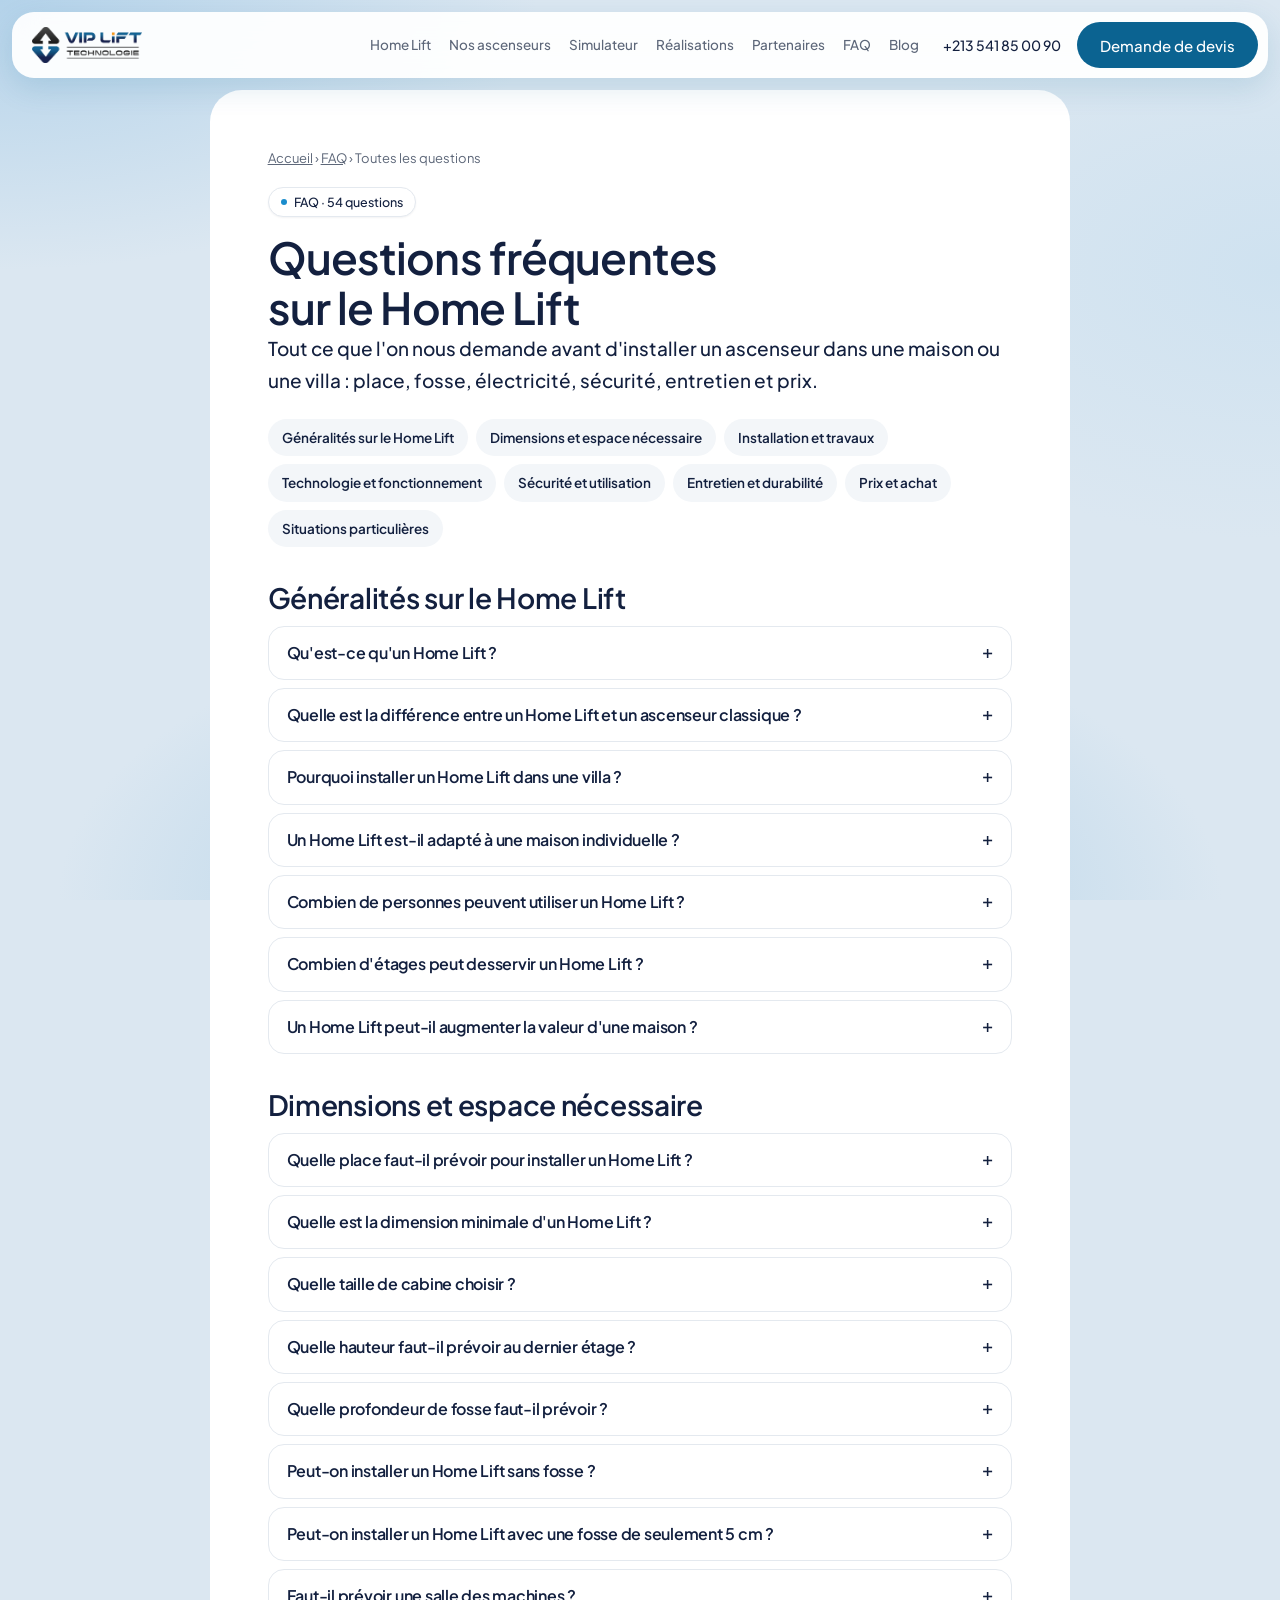
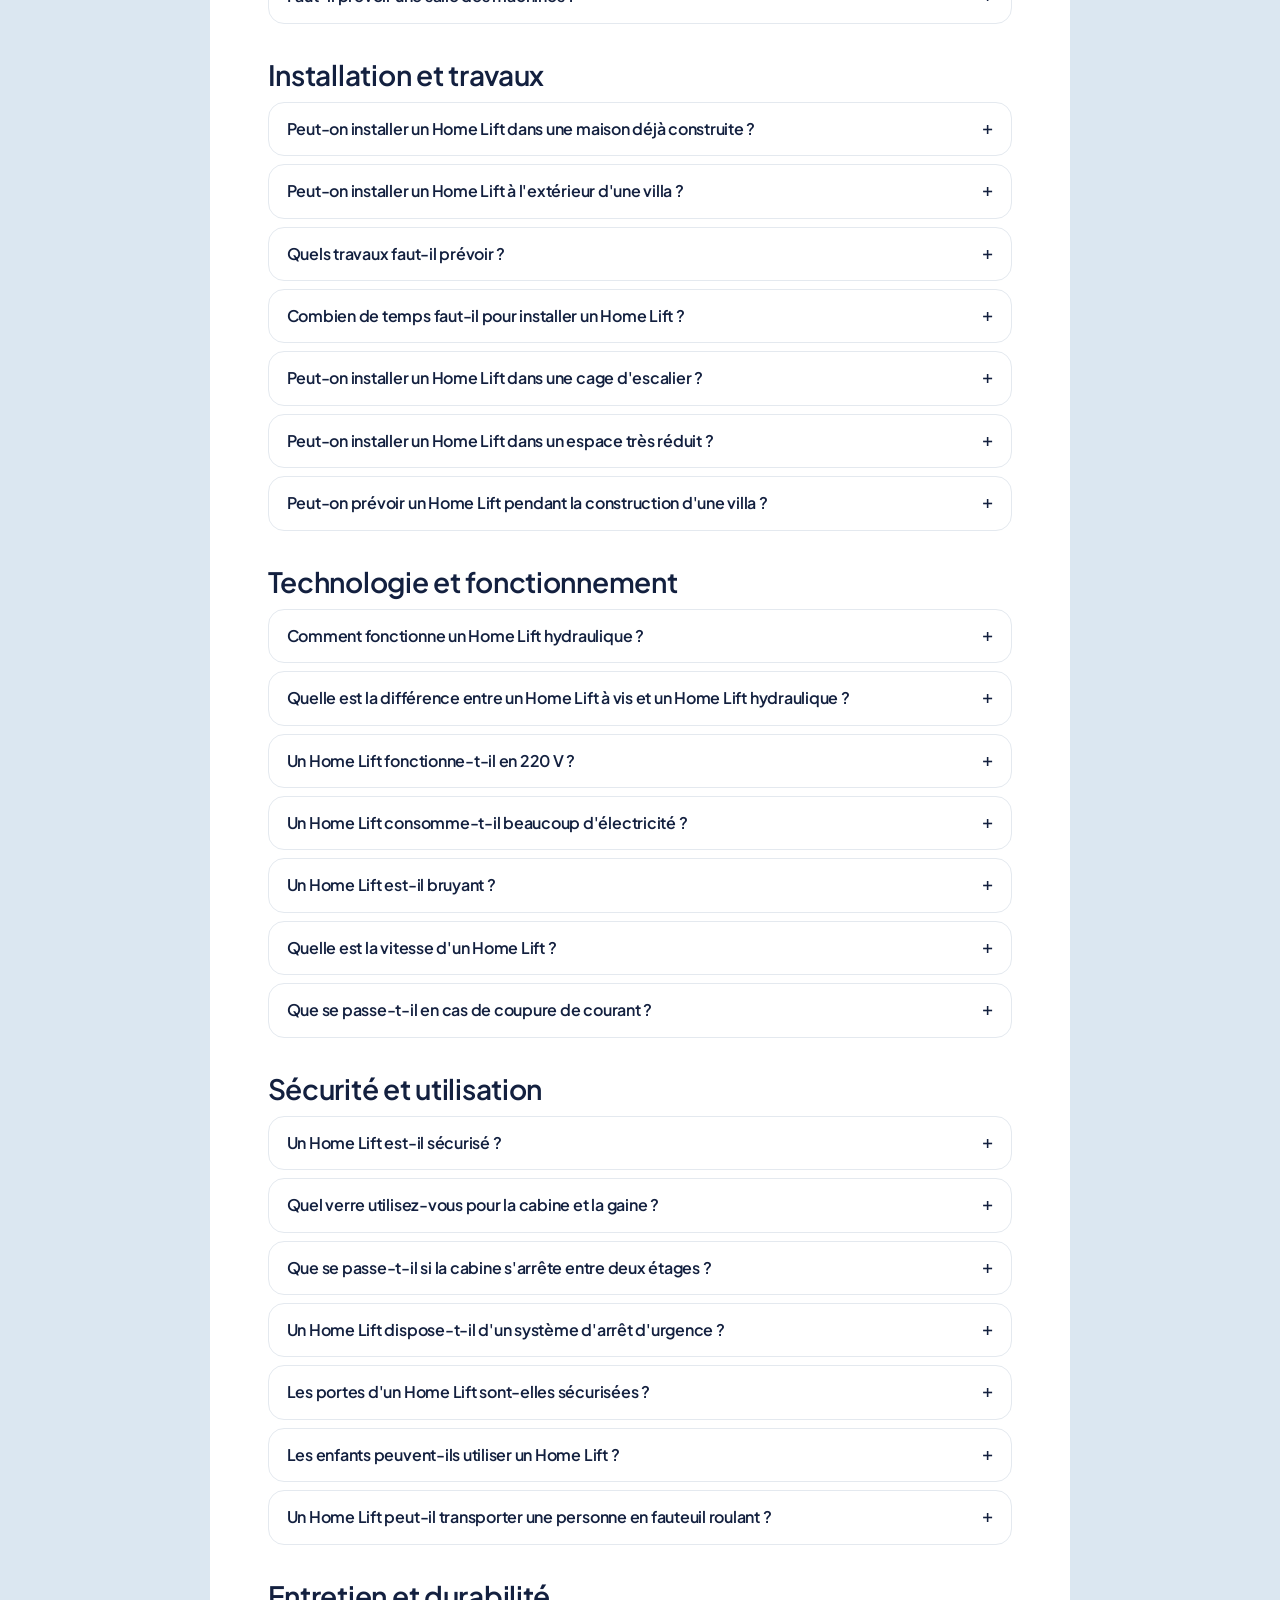
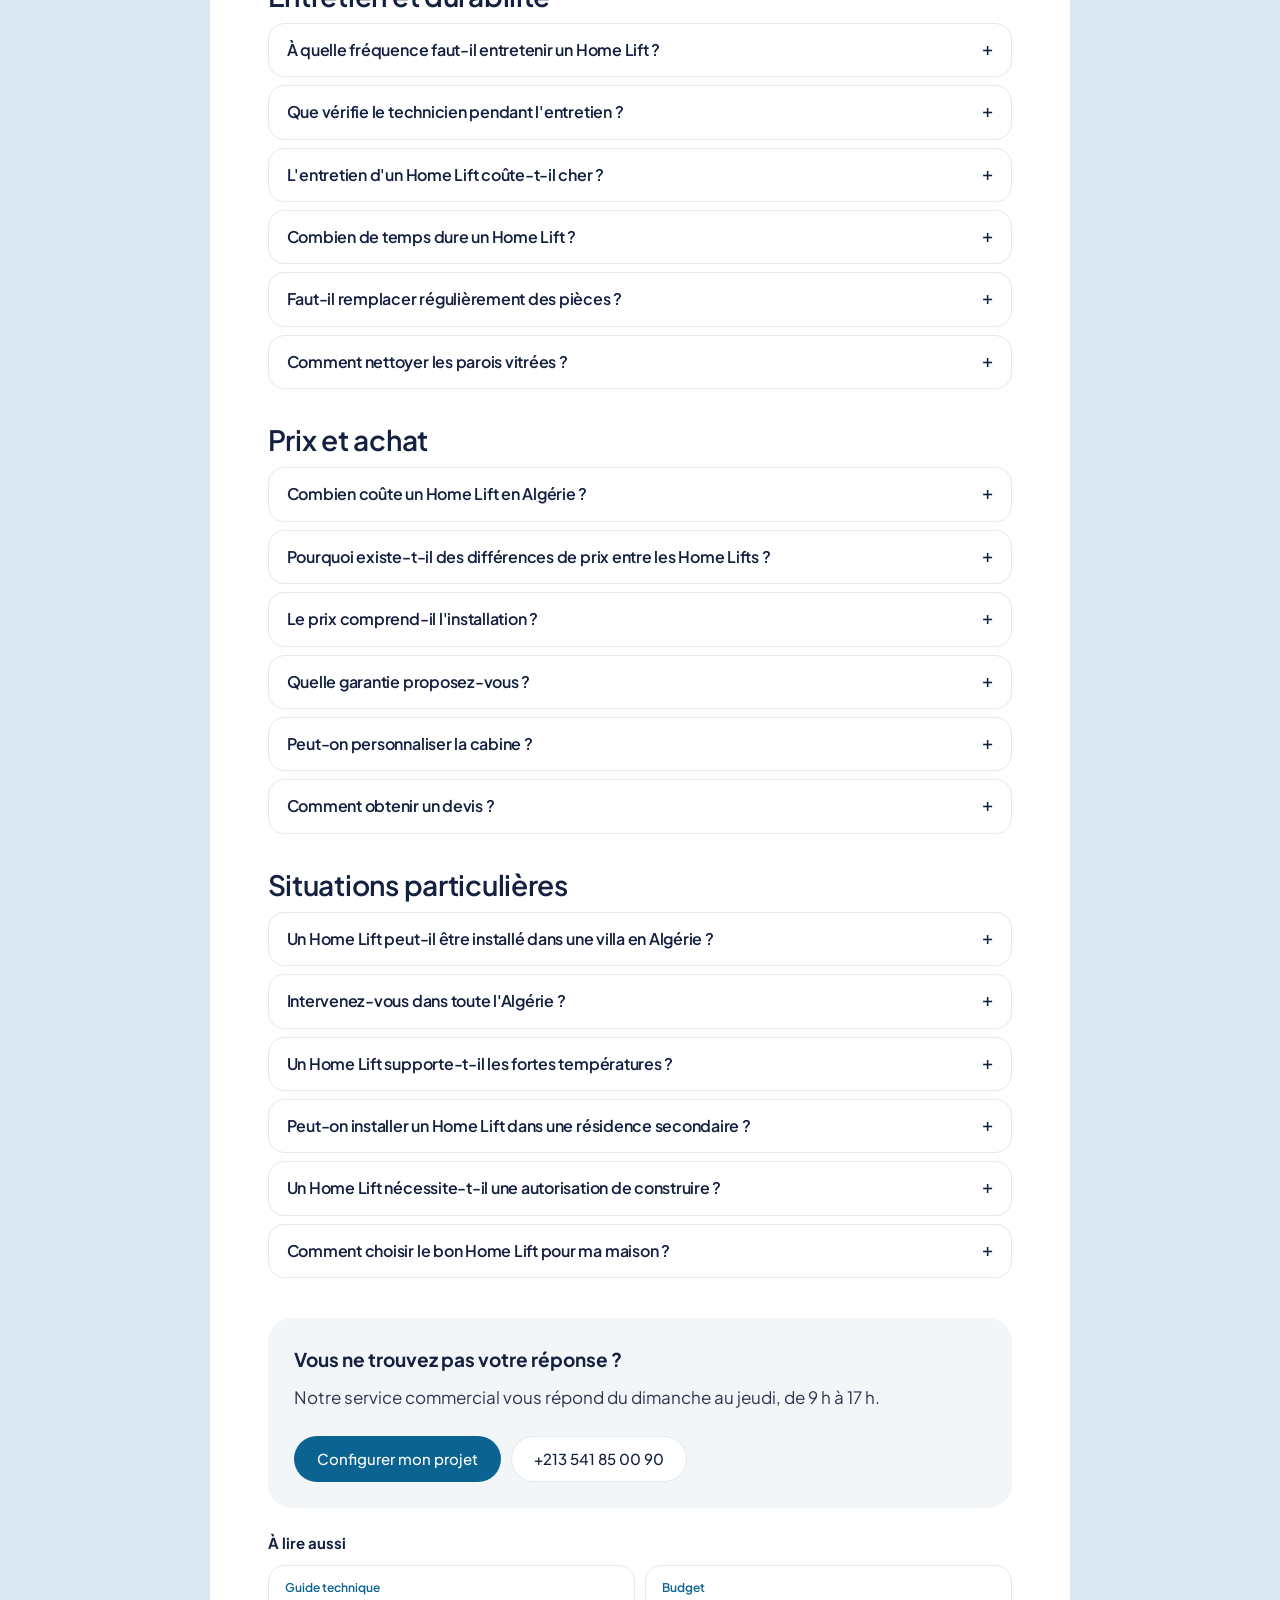
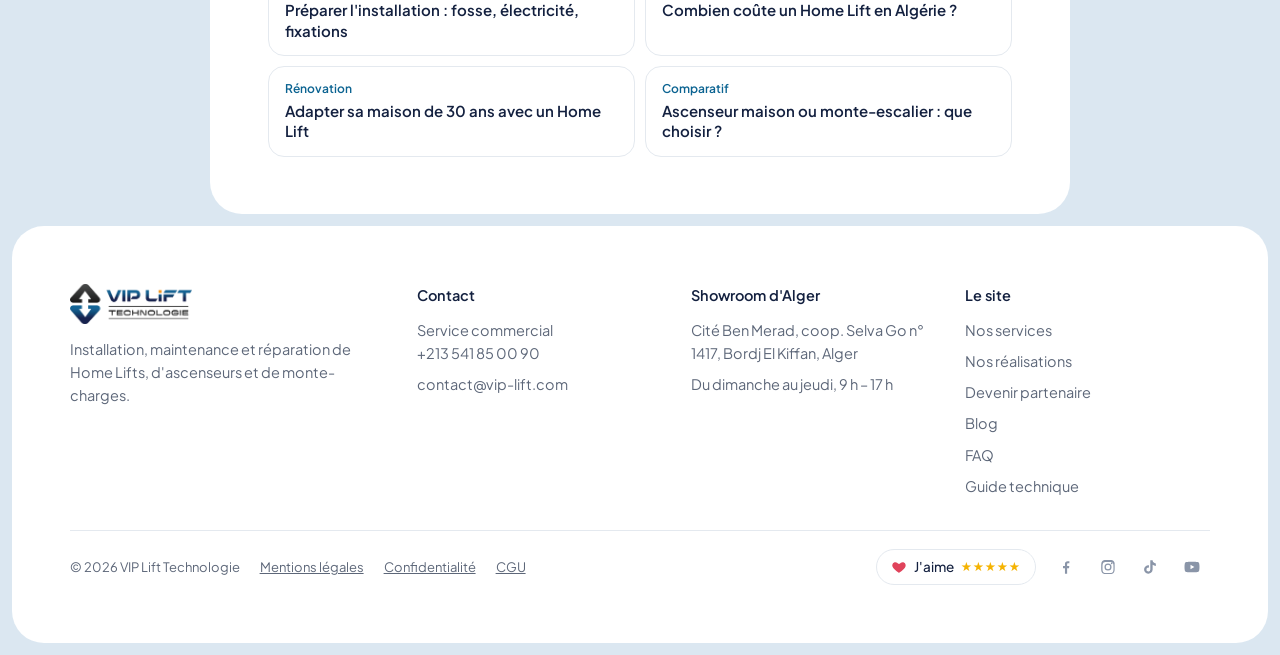
<file: nouveau/faq-home-lift.html>
<!DOCTYPE html>
<html lang="fr">
<head>
<meta charset="UTF-8">
<meta name="robots" content="noindex, nofollow">
<meta name="viewport" content="width=device-width, initial-scale=1">
<title>FAQ Home Lift : 50 questions sur l'ascenseur de maison | VIP Lift</title>
<meta name="description" content="Place, fosse, électricité, sécurité, entretien, prix : les réponses aux questions les plus fréquentes sur le Home Lift en Algérie.">
<link rel="canonical" href="https://vip-lift.com/faq-home-lift.html">
<meta name="theme-color" content="#0b6391">
<meta property="og:type" content="article">
<meta property="og:locale" content="fr_DZ">
<meta property="og:site_name" content="VIP Lift Technologie">
<meta property="og:title" content="FAQ Home Lift : 50 questions sur l'ascenseur de maison | VIP Lift">
<meta property="og:description" content="Place, fosse, électricité, sécurité, entretien, prix : les réponses aux questions les plus fréquentes sur le Home Lift en Algérie.">
<meta property="og:url" content="https://vip-lift.com/faq-home-lift.html">
<meta property="og:image" content="https://vip-lift.com/img/px-villa.webp">
<meta name="twitter:card" content="summary_large_image">
<link rel="icon" type="image/png" sizes="32x32" href="img/favicon-32.png"><link rel="icon" type="image/png" sizes="192x192" href="img/favicon-192.png"><link rel="apple-touch-icon" href="img/apple-touch-icon.png">
<link rel="preconnect" href="https://fonts.googleapis.com"><link rel="preconnect" href="https://fonts.gstatic.com" crossorigin>
<link href="https://fonts.googleapis.com/css2?family=Plus+Jakarta+Sans:wght@400;500;600&display=swap" rel="stylesheet">
<link rel="stylesheet" href="style.css?v=38">
<script type="application/ld+json">[{"@context": "https://schema.org", "@type": "Article", "headline": "Questions fréquentes sur le Home Lift", "description": "Place, fosse, électricité, sécurité, entretien, prix : les réponses aux questions les plus fréquentes sur le Home Lift en Algérie.", "image": "https://vip-lift.com/img/px-villa.webp", "datePublished": "2026-11-20", "dateModified": "2026-11-20", "inLanguage": "fr", "mainEntityOfPage": "https://vip-lift.com/faq-home-lift.html", "author": {"@type": "Organization", "name": "VIP Lift Technologie", "url": "https://vip-lift.com/"}, "publisher": {"@id": "https://vip-lift.com/#entreprise", "@type": "Organization", "name": "VIP Lift Technologie", "logo": {"@type": "ImageObject", "url": "https://vip-lift.com/img/logo-h.png"}}}, {"@context": "https://schema.org", "@type": "BreadcrumbList", "itemListElement": [{"@type": "ListItem", "position": 1, "name": "Accueil", "item": "https://vip-lift.com/"}, {"@type": "ListItem", "position": 2, "name": "FAQ", "item": "https://vip-lift.com/faq-home-lift.html"}]}, {"@context": "https://schema.org", "@type": "FAQPage", "mainEntity": [{"@type": "Question", "name": "Qu'est-ce qu'un Home Lift ?", "acceptedAnswer": {"@type": "Answer", "text": "Un Home Lift est un ascenseur conçu pour les maisons, les villas et les résidences individuelles. Il permet de circuler facilement entre les étages tout en s'intégrant à l'architecture de l'habitation."}}, {"@type": "Question", "name": "Quelle est la différence entre un Home Lift et un ascenseur classique ?", "acceptedAnswer": {"@type": "Answer", "text": "Le Home Lift est pensé pour la maison : pas de fosse profonde (10 à 15 cm au lieu d'environ 1,2 m), pas de salle des machines, un dernier niveau de 2,5 m seulement et un entretien de 3 à 4 visites par an. L'ascenseur classique est conçu pour les immeubles et les bâtiments collectifs. Voir notre comparatif."}}, {"@type": "Question", "name": "Pourquoi installer un Home Lift dans une villa ?", "acceptedAnswer": {"@type": "Answer", "text": "Il améliore le confort au quotidien, facilite les déplacements entre les étages, valorise le logement et permet d'anticiper les besoins futurs de la famille."}}, {"@type": "Question", "name": "Un Home Lift est-il adapté à une maison individuelle ?", "acceptedAnswer": {"@type": "Answer", "text": "Oui, c'est précisément sa destination. Différentes dimensions, capacités et finitions permettent de l'adapter à chaque maison ou villa."}}, {"@type": "Question", "name": "Combien de personnes peuvent utiliser un Home Lift ?", "acceptedAnswer": {"@type": "Answer", "text": "Cela dépend du modèle et de sa charge utile. Certains modèles compacts accueillent une ou deux personnes, d'autres plusieurs passagers, jusqu'à 400 kg de charge."}}, {"@type": "Question", "name": "Combien d'étages peut desservir un Home Lift ?", "acceptedAnswer": {"@type": "Answer", "text": "De 2 à 5 niveaux pour un Home Lift, avec ou sans charpente. Au-delà, nous proposons un ascenseur standard. En savoir plus sur le nombre de niveaux."}}, {"@type": "Question", "name": "Un Home Lift peut-il augmenter la valeur d'une maison ?", "acceptedAnswer": {"@type": "Answer", "text": "Oui, c'est un équipement de confort recherché et un atout lors de la vente ou de la location d'une villa, même si la valorisation dépend du marché immobilier."}}, {"@type": "Question", "name": "Quelle place faut-il prévoir pour installer un Home Lift ?", "acceptedAnswer": {"@type": "Answer", "text": "Un Home Lift peut s'installer dans un espace réduit, à partir de 1 × 1 m au sol. Un ascenseur standard demande une gaine d'au moins 1,6 × 1,6 m. Quelle place prévoir pour un ascenseur de maison."}}, {"@type": "Question", "name": "Quelle est la dimension minimale d'un Home Lift ?", "acceptedAnswer": {"@type": "Answer", "text": "Il n'existe pas de dimension minimale universelle : certains modèles sont conçus pour les petits espaces, à partir de 1 × 1 m. Nous étudions votre réservation pour vous proposer la configuration compatible."}}, {"@type": "Question", "name": "Quelle taille de cabine choisir ?", "acceptedAnswer": {"@type": "Answer", "text": "Elle dépend du nombre de personnes, du confort recherché, de l'espace disponible et de la largeur de passage de la porte, notamment si un fauteuil roulant doit entrer."}}, {"@type": "Question", "name": "Quelle hauteur faut-il prévoir au dernier étage ?", "acceptedAnswer": {"@type": "Answer", "text": "2,5 m suffisent au dernier niveau pour un Home Lift, contre 4 à 4,2 m pour un ascenseur standard. La valeur exacte est confirmée sur le plan de votre projet. Guide de conception."}}, {"@type": "Question", "name": "Quelle profondeur de fosse faut-il prévoir ?", "acceptedAnswer": {"@type": "Answer", "text": "Une fosse peu profonde : 10 à 15 cm pour nos Home Lifts hydrauliques, 6 à 7 cm pour certains modèles. On peut aussi s'en passer avec une rampe, ou l'approfondir à 8–9 cm pour votre propre revêtement de sol. Schémas de fosse."}}, {"@type": "Question", "name": "Peut-on installer un Home Lift sans fosse ?", "acceptedAnswer": {"@type": "Answer", "text": "Oui, selon le modèle : la plateforme se pose sur le sol fini et l'on entre par une petite rampe d'environ 5 cm."}}, {"@type": "Question", "name": "Peut-on installer un Home Lift avec une fosse de seulement 5 cm ?", "acceptedAnswer": {"@type": "Answer", "text": "Oui, certains modèles se posent sans fosse avec une rampe de 5 cm environ. La faisabilité dépend du modèle choisi : nous la vérifions lors de l'étude."}}, {"@type": "Question", "name": "Faut-il prévoir une salle des machines ?", "acceptedAnswer": {"@type": "Answer", "text": "Non. La machinerie est intégrée au pied de la gaine : pas de local sur le toit ni de charge lourde en partie haute. L'hydraulique en pied de gaine."}}, {"@type": "Question", "name": "Peut-on installer un Home Lift dans une maison déjà construite ?", "acceptedAnswer": {"@type": "Answer", "text": "Oui, c'est même 60 % de nos projets : dans un hall, une cage d'escalier, une trémie de dalle ou en façade. La visite technique confirme l'emplacement et les travaux. Adapter une maison existante."}}, {"@type": "Question", "name": "Peut-on installer un Home Lift à l'extérieur d'une villa ?", "acceptedAnswer": {"@type": "Answer", "text": "Oui, en façade. On prévoit un drain au centre de la fosse, une protection contre le ruissellement, des matériaux résistants à la corrosion, des boutons étanches et, si besoin, une toiture sur mesure. Installation extérieure."}}, {"@type": "Question", "name": "Quels travaux faut-il prévoir ?", "acceptedAnswer": {"@type": "Answer", "text": "Selon la maison : la réservation (trémie), une petite fosse, éventuellement un peu de maçonnerie, l'arrivée électrique avec un disjoncteur dédié et la préparation des paliers. Préparer l'installation."}}, {"@type": "Question", "name": "Combien de temps faut-il pour installer un Home Lift ?", "acceptedAnswer": {"@type": "Answer", "text": "Le montage sur site dure en moyenne 7 à 12 jours, selon la taille de l'ascenseur et la complexité du chantier, une fois la fosse et l'électricité prêtes. Le planning précis est fixé après l'étude."}}, {"@type": "Question", "name": "Peut-on installer un Home Lift dans une cage d'escalier ?", "acceptedAnswer": {"@type": "Answer", "text": "Oui, lorsque l'espace le permet : le long de l'escalier ou en son centre, la gaine étant fixée aux paliers."}}, {"@type": "Question", "name": "Peut-on installer un Home Lift dans un espace très réduit ?", "acceptedAnswer": {"@type": "Answer", "text": "Oui, à partir de 1 × 1 m au sol. Il faut toutefois vérifier les dégagements, les accès et les contraintes techniques."}}, {"@type": "Question", "name": "Peut-on prévoir un Home Lift pendant la construction d'une villa ?", "acceptedAnswer": {"@type": "Answer", "text": "Oui, et c'est la meilleure solution : la trémie, la fosse et l'alimentation sont prévues dès les plans de gros œuvre, ce qui réduit les coûts. Guide pour architectes."}}, {"@type": "Question", "name": "Comment fonctionne un Home Lift hydraulique ?", "acceptedAnswer": {"@type": "Answer", "text": "Une centrale installée au pied de la gaine pousse un vérin qui fait monter la cabine. À la descente, la cabine redescend par gravité, sans moteur : le mouvement est fluide et silencieux. En savoir plus."}}, {"@type": "Question", "name": "Quelle est la différence entre un Home Lift à vis et un Home Lift hydraulique ?", "acceptedAnswer": {"@type": "Answer", "text": "Le système à vis déplace la cabine grâce à un ensemble vis-écrou entraîné par un moteur électrique. Le système hydraulique utilise un vérin et une centrale à huile placée au pied de la gaine. Chaque technologie a ses avantages ; nous vous conseillons celle qui convient à votre maison."}}, {"@type": "Question", "name": "Un Home Lift fonctionne-t-il en 220 V ?", "acceptedAnswer": {"@type": "Answer", "text": "Oui : nos Home Lifts se raccordent en 220/230 V monophasé ou en 380/400 V triphasé, pour une puissance de 2,9 kW jusqu'à 400 kg. Prévoyez un disjoncteur dédié. Schémas électriques."}}, {"@type": "Question", "name": "Un Home Lift consomme-t-il beaucoup d'électricité ?", "acceptedAnswer": {"@type": "Answer", "text": "Peu. En hydraulique, le moteur ne travaille qu'à la montée : la descente se fait par gravité. Dans une maison, l'usage reste bien moins intensif que dans un immeuble."}}, {"@type": "Question", "name": "Un Home Lift est-il bruyant ?", "acceptedAnswer": {"@type": "Answer", "text": "Très peu. Le moteur est installé au pied de la gaine, loin des chambres, et ne fonctionne qu'à la montée."}}, {"@type": "Question", "name": "Quelle est la vitesse d'un Home Lift ?", "acceptedAnswer": {"@type": "Answer", "text": "Elle dépend du modèle. Un Home Lift privilégie le confort et la sécurité plutôt que la vitesse des ascenseurs de grande hauteur."}}, {"@type": "Question", "name": "Que se passe-t-il en cas de coupure de courant ?", "acceptedAnswer": {"@type": "Answer", "text": "Une batterie de secours prend le relais : la cabine descend au niveau le plus bas et la porte se déverrouille. Si la coupure se prolonge, une descente manuelle permet de libérer les occupants."}}, {"@type": "Question", "name": "Un Home Lift est-il sécurisé ?", "acceptedAnswer": {"@type": "Answer", "text": "Oui. Nos Home Lifts sont conformes à la norme EN 81-41, avec un double parachute (sur le vérin et sous la cabine), une batterie de secours, une descente manuelle et des parois en verre feuilleté."}}, {"@type": "Question", "name": "Quel verre utilisez-vous pour la cabine et la gaine ?", "acceptedAnswer": {"@type": "Answer", "text": "Uniquement du verre feuilleté de sécurité. Plus cher que le verre standard ou trempé, il se fissure sans se briser : le film intercalaire retient les morceaux et rien ne passe au travers. Voir le schéma."}}, {"@type": "Question", "name": "Que se passe-t-il si la cabine s'arrête entre deux étages ?", "acceptedAnswer": {"@type": "Answer", "text": "La batterie de secours ramène la cabine au niveau le plus bas et déverrouille la porte. À défaut, la descente manuelle permet de libérer les occupants. Contactez ensuite notre service technique."}}, {"@type": "Question", "name": "Un Home Lift dispose-t-il d'un système d'arrêt d'urgence ?", "acceptedAnswer": {"@type": "Answer", "text": "Oui, la cabine dispose de dispositifs d'arrêt et d'alarme. Leur fonctionnement vous est expliqué à la mise en service et figure dans la documentation remise."}}, {"@type": "Question", "name": "Les portes d'un Home Lift sont-elles sécurisées ?", "acceptedAnswer": {"@type": "Answer", "text": "Oui, les portes sont verrouillées tant que la cabine n'est pas à l'arrêt au niveau. Ces verrouillages sont contrôlés à chaque visite d'entretien."}}, {"@type": "Question", "name": "Les enfants peuvent-ils utiliser un Home Lift ?", "acceptedAnswer": {"@type": "Answer", "text": "Oui, avec les précautions adaptées à leur âge et sous la surveillance d'un adulte si besoin. Apprenez-leur les règles d'utilisation et à ne pas jouer avec les commandes."}}, {"@type": "Question", "name": "Un Home Lift peut-il transporter une personne en fauteuil roulant ?", "acceptedAnswer": {"@type": "Answer", "text": "Oui, avec une cabine et une porte adaptées. Nous conseillons un panneau de commande placé sur le côté de la cabine, plus facile à atteindre en entrant avec un fauteuil."}}, {"@type": "Question", "name": "À quelle fréquence faut-il entretenir un Home Lift ?", "acceptedAnswer": {"@type": "Answer", "text": "3 à 4 visites par an pour un Home Lift, contre une visite au moins tous les 45 jours pour un ascenseur standard. Entretien d'un Home Lift."}}, {"@type": "Question", "name": "Que vérifie le technicien pendant l'entretien ?", "acceptedAnswer": {"@type": "Answer", "text": "Les portes et leurs verrouillages, les dispositifs de sécurité, les commandes, les composants mécaniques, hydrauliques et électriques, et le bon fonctionnement général."}}, {"@type": "Question", "name": "L'entretien d'un Home Lift coûte-t-il cher ?", "acceptedAnswer": {"@type": "Answer", "text": "Le coût dépend du modèle et du contrat de maintenance. Avec 3 à 4 visites par an, il reste nettement inférieur à celui d'un ascenseur d'immeuble."}}, {"@type": "Question", "name": "Combien de temps dure un Home Lift ?", "acceptedAnswer": {"@type": "Answer", "text": "Sa durée de vie dépend de sa qualité de fabrication, de son utilisation et surtout de son entretien. Un appareil suivi régulièrement dure de longues années."}}, {"@type": "Question", "name": "Faut-il remplacer régulièrement des pièces ?", "acceptedAnswer": {"@type": "Answer", "text": "Pas souvent. Certaines pièces d'usure se remplacent au fil des années ; nos pièces détachées sont en stock localement pour intervenir vite."}}, {"@type": "Question", "name": "Comment nettoyer les parois vitrées ?", "acceptedAnswer": {"@type": "Answer", "text": "Dépoussiérez avec un papier doux, appliquez un nettoyant pour vitres et essuyez avec une microfibre non pelucheuse. Évitez le papier journal, les éponges abrasives et les balais à franges."}}, {"@type": "Question", "name": "Combien coûte un Home Lift en Algérie ?", "acceptedAnswer": {"@type": "Answer", "text": "Le prix dépend du nombre de niveaux, des dimensions, de la technologie, des finitions et des conditions d'installation. Le simulateur donne un budget approximatif, confirmé par notre étude. Prix d'un Home Lift."}}, {"@type": "Question", "name": "Pourquoi existe-t-il des différences de prix entre les Home Lifts ?", "acceptedAnswer": {"@type": "Answer", "text": "Elles tiennent à la technologie, à la capacité, aux dimensions, aux matériaux (verre feuilleté, structure), aux équipements de sécurité et aux finitions."}}, {"@type": "Question", "name": "Le prix comprend-il l'installation ?", "acceptedAnswer": {"@type": "Answer", "text": "Vérifiez toujours ce que couvre un devis : équipement, transport, montage, mise en service et travaux préparatoires. Nos devis détaillent chacun de ces postes."}}, {"@type": "Question", "name": "Quelle garantie proposez-vous ?", "acceptedAnswer": {"@type": "Answer", "text": "Vous choisissez une garantie de 2, 3, 5 ou 10 ans. Nos pièces détachées sont en stock localement."}}, {"@type": "Question", "name": "Peut-on personnaliser la cabine ?", "acceptedAnswer": {"@type": "Answer", "text": "Oui : matériaux, couleurs, éclairage, portes, sol et plafond se choisissent pour s'accorder à votre intérieur. Voir les finitions."}}, {"@type": "Question", "name": "Comment obtenir un devis ?", "acceptedAnswer": {"@type": "Answer", "text": "Lancez le simulateur ou envoyez-nous vos plans, le nombre d'étages, les dimensions disponibles et quelques photos de l'emplacement. Notre service commercial vous rappelle sous 24 h."}}, {"@type": "Question", "name": "Un Home Lift peut-il être installé dans une villa en Algérie ?", "acceptedAnswer": {"@type": "Answer", "text": "Oui. Nous installons des Home Lifts dans toute l'Algérie, en tenant compte de la configuration de chaque villa."}}, {"@type": "Question", "name": "Intervenez-vous dans toute l'Algérie ?", "acceptedAnswer": {"@type": "Answer", "text": "Oui, partout et sans limite géographique : dans toutes les wilayas, y compris le Grand Sud, ainsi qu'en France et à l'international."}}, {"@type": "Question", "name": "Un Home Lift supporte-t-il les fortes températures ?", "acceptedAnswer": {"@type": "Answer", "text": "Le choix de l'équipement tient compte des températures et de l'exposition. Pour une installation extérieure, nous prévoyons les protections adaptées : matériaux, étanchéité, toiture si besoin."}}, {"@type": "Question", "name": "Peut-on installer un Home Lift dans une résidence secondaire ?", "acceptedAnswer": {"@type": "Answer", "text": "Oui. Il suffit de prévoir une maintenance régulière et de couper l'appareil au disjoncteur dédié lors des longues absences."}}, {"@type": "Question", "name": "Un Home Lift nécessite-t-il une autorisation de construire ?", "acceptedAnswer": {"@type": "Answer", "text": "Cela dépend de la nature des travaux, du bâtiment et de la réglementation locale. Renseignez-vous auprès des services compétents avant le démarrage du chantier."}}, {"@type": "Question", "name": "Comment choisir le bon Home Lift pour ma maison ?", "acceptedAnswer": {"@type": "Answer", "text": "Il dépend de l'espace disponible, du nombre d'étages, du budget, de la capacité souhaitée et du style recherché. Nous vous accompagnons de l'étude jusqu'à l'installation."}}]}]</script>
</head>
<body class="art-page">

<header class="nav"><div>
  <a class="logo" href="./" aria-label="VIP Lift Technologie – accueil"><img src="img/logo-h.png" alt="VIP Lift Technologie" width="1024" height="334" decoding="async"></a>
  <nav aria-label="Navigation principale">
    <a href="./#possible">Home Lift</a><a href="./#offres">Nos ascenseurs</a><a href="./#simulateur">Simulateur</a><a href="./#realisations">Réalisations</a><a href="./#partenaires">Partenaires</a><a href="./#faq">FAQ</a><a href="./#blog">Blog</a>
  </nav>
  <a class="tel" href="tel:+213541850090">+213 541 85 00 90</a>
  <a class="btn or" href="./#simulateur">Demande de devis</a>
</div></header>

<main>
<article class="panel art faqpage">
  <nav class="crumb" aria-label="Fil d'Ariane"><a href="./">Accueil</a> › <a href="./#faq">FAQ</a> › <span>Toutes les questions</span></nav>
  <span class="pill">FAQ · 54 questions</span>
  <h1>Questions fréquentes sur le Home Lift</h1>
  <p class="chapo">Tout ce que l'on nous demande avant d'installer un ascenseur dans une maison ou une villa : place, fosse, électricité, sécurité, entretien et prix.</p>
  <nav class="faqnav" aria-label="Rubriques"><a href="#generalites">Généralités sur le Home Lift</a><a href="#dimensions">Dimensions et espace nécessaire</a><a href="#installation">Installation et travaux</a><a href="#technologie">Technologie et fonctionnement</a><a href="#securite">Sécurité et utilisation</a><a href="#entretien">Entretien et durabilité</a><a href="#prix">Prix et achat</a><a href="#particulier">Situations particulières</a></nav>
  <section class="faqcat" id="generalites"><h2>Généralités sur le Home Lift</h2><details><summary><h3>Qu'est-ce qu'un Home Lift ?</h3></summary><p>Un Home Lift est un ascenseur conçu pour les maisons, les villas et les résidences individuelles. Il permet de circuler facilement entre les étages tout en s'intégrant à l'architecture de l'habitation.</p></details><details><summary><h3>Quelle est la différence entre un Home Lift et un ascenseur classique ?</h3></summary><p>Le Home Lift est pensé pour la maison : pas de fosse profonde (10 à 15 cm au lieu d'environ 1,2 m), pas de salle des machines, un dernier niveau de 2,5 m seulement et un entretien de 3 à 4 visites par an. L'ascenseur classique est conçu pour les immeubles et les bâtiments collectifs. Voir <a href="./#comparatif">notre comparatif</a>.</p></details><details><summary><h3>Pourquoi installer un Home Lift dans une villa ?</h3></summary><p>Il améliore le confort au quotidien, facilite les déplacements entre les étages, valorise le logement et permet d'anticiper les besoins futurs de la famille.</p></details><details><summary><h3>Un Home Lift est-il adapté à une maison individuelle ?</h3></summary><p>Oui, c'est précisément sa destination. Différentes dimensions, capacités et finitions permettent de l'adapter à chaque maison ou villa.</p></details><details><summary><h3>Combien de personnes peuvent utiliser un Home Lift ?</h3></summary><p>Cela dépend du modèle et de sa charge utile. Certains modèles compacts accueillent une ou deux personnes, d'autres plusieurs passagers, jusqu'à 400 kg de charge.</p></details><details><summary><h3>Combien d'étages peut desservir un Home Lift ?</h3></summary><p>De 2 à 5 niveaux pour un Home Lift, avec ou sans charpente. Au-delà, nous proposons un ascenseur standard. <a href="https://vip-lift.com/combien-de-niveaux-peut-desservir-un-home-lift-dans-une-villa/">En savoir plus sur le nombre de niveaux</a>.</p></details><details><summary><h3>Un Home Lift peut-il augmenter la valeur d'une maison ?</h3></summary><p>Oui, c'est un équipement de confort recherché et un atout lors de la vente ou de la location d'une villa, même si la valorisation dépend du marché immobilier.</p></details></section><section class="faqcat" id="dimensions"><h2>Dimensions et espace nécessaire</h2><details><summary><h3>Quelle place faut-il prévoir pour installer un Home Lift ?</h3></summary><p>Un Home Lift peut s'installer dans un espace réduit, à partir de 1 × 1 m au sol. Un ascenseur standard demande une gaine d'au moins 1,6 × 1,6 m. <a href="https://vip-lift.com/quelle-place-faut-il-prevoir-pour-un-ascenseur-de-maison-dimensions-et-conseils/">Quelle place prévoir pour un ascenseur de maison</a>.</p></details><details><summary><h3>Quelle est la dimension minimale d'un Home Lift ?</h3></summary><p>Il n'existe pas de dimension minimale universelle : certains modèles sont conçus pour les petits espaces, à partir de 1 × 1 m. Nous étudions votre réservation pour vous proposer la configuration compatible.</p></details><details><summary><h3>Quelle taille de cabine choisir ?</h3></summary><p>Elle dépend du nombre de personnes, du confort recherché, de l'espace disponible et de la largeur de passage de la porte, notamment si un fauteuil roulant doit entrer.</p></details><details><summary><h3>Quelle hauteur faut-il prévoir au dernier étage ?</h3></summary><p>2,5 m suffisent au dernier niveau pour un Home Lift, contre 4 à 4,2 m pour un ascenseur standard. La valeur exacte est confirmée sur le plan de votre projet. <a href="guide-home-lift-conception-villa.html">Guide de conception</a>.</p></details><details><summary><h3>Quelle profondeur de fosse faut-il prévoir ?</h3></summary><p>Une fosse peu profonde : 10 à 15 cm pour nos Home Lifts hydrauliques, 6 à 7 cm pour certains modèles. On peut aussi s'en passer avec une rampe, ou l'approfondir à 8–9 cm pour votre propre revêtement de sol. <a href="preparation-chantier-home-lift.html">Schémas de fosse</a>.</p></details><details><summary><h3>Peut-on installer un Home Lift sans fosse ?</h3></summary><p>Oui, selon le modèle : la plateforme se pose sur le sol fini et l'on entre par une petite rampe d'environ 5 cm.</p></details><details><summary><h3>Peut-on installer un Home Lift avec une fosse de seulement 5 cm ?</h3></summary><p>Oui, certains modèles se posent sans fosse avec une rampe de 5 cm environ. La faisabilité dépend du modèle choisi : nous la vérifions lors de l'étude.</p></details><details><summary><h3>Faut-il prévoir une salle des machines ?</h3></summary><p>Non. La machinerie est intégrée au pied de la gaine : pas de local sur le toit ni de charge lourde en partie haute. <a href="home-lift-hydraulique-pied-de-gaine.html">L'hydraulique en pied de gaine</a>.</p></details></section><section class="faqcat" id="installation"><h2>Installation et travaux</h2><details><summary><h3>Peut-on installer un Home Lift dans une maison déjà construite ?</h3></summary><p>Oui, c'est même 60 % de nos projets : dans un hall, une cage d'escalier, une trémie de dalle ou en façade. La visite technique confirme l'emplacement et les travaux. <a href="adapter-maison-30-ans-home-lift.html">Adapter une maison existante</a>.</p></details><details><summary><h3>Peut-on installer un Home Lift à l'extérieur d'une villa ?</h3></summary><p>Oui, en façade. On prévoit un drain au centre de la fosse, une protection contre le ruissellement, des matériaux résistants à la corrosion, des boutons étanches et, si besoin, une toiture sur mesure. <a href="preparation-chantier-home-lift.html#exterieur">Installation extérieure</a>.</p></details><details><summary><h3>Quels travaux faut-il prévoir ?</h3></summary><p>Selon la maison : la réservation (trémie), une petite fosse, éventuellement un peu de maçonnerie, l'arrivée électrique avec un disjoncteur dédié et la préparation des paliers. <a href="preparation-chantier-home-lift.html">Préparer l'installation</a>.</p></details><details><summary><h3>Combien de temps faut-il pour installer un Home Lift ?</h3></summary><p>Le montage sur site dure en moyenne 7 à 12 jours, selon la taille de l'ascenseur et la complexité du chantier, une fois la fosse et l'électricité prêtes. Le planning précis est fixé après l'étude.</p></details><details><summary><h3>Peut-on installer un Home Lift dans une cage d'escalier ?</h3></summary><p>Oui, lorsque l'espace le permet : le long de l'escalier ou en son centre, la gaine étant fixée aux paliers.</p></details><details><summary><h3>Peut-on installer un Home Lift dans un espace très réduit ?</h3></summary><p>Oui, à partir de 1 × 1 m au sol. Il faut toutefois vérifier les dégagements, les accès et les contraintes techniques.</p></details><details><summary><h3>Peut-on prévoir un Home Lift pendant la construction d'une villa ?</h3></summary><p>Oui, et c'est la meilleure solution : la trémie, la fosse et l'alimentation sont prévues dès les plans de gros œuvre, ce qui réduit les coûts. <a href="guide-home-lift-conception-villa.html">Guide pour architectes</a>.</p></details></section><section class="faqcat" id="technologie"><h2>Technologie et fonctionnement</h2><details><summary><h3>Comment fonctionne un Home Lift hydraulique ?</h3></summary><p>Une centrale installée au pied de la gaine pousse un vérin qui fait monter la cabine. À la descente, la cabine redescend par gravité, sans moteur : le mouvement est fluide et silencieux. <a href="home-lift-hydraulique-pied-de-gaine.html">En savoir plus</a>.</p></details><details><summary><h3>Quelle est la différence entre un Home Lift à vis et un Home Lift hydraulique ?</h3></summary><p>Le système à vis déplace la cabine grâce à un ensemble vis-écrou entraîné par un moteur électrique. Le système hydraulique utilise un vérin et une centrale à huile placée au pied de la gaine. Chaque technologie a ses avantages ; nous vous conseillons celle qui convient à votre maison.</p></details><details><summary><h3>Un Home Lift fonctionne-t-il en 220 V ?</h3></summary><p>Oui : nos Home Lifts se raccordent en 220/230 V monophasé ou en 380/400 V triphasé, pour une puissance de 2,9 kW jusqu'à 400 kg. Prévoyez un disjoncteur dédié. <a href="preparation-chantier-home-lift.html#electricite">Schémas électriques</a>.</p></details><details><summary><h3>Un Home Lift consomme-t-il beaucoup d'électricité ?</h3></summary><p>Peu. En hydraulique, le moteur ne travaille qu'à la montée : la descente se fait par gravité. Dans une maison, l'usage reste bien moins intensif que dans un immeuble.</p></details><details><summary><h3>Un Home Lift est-il bruyant ?</h3></summary><p>Très peu. Le moteur est installé au pied de la gaine, loin des chambres, et ne fonctionne qu'à la montée.</p></details><details><summary><h3>Quelle est la vitesse d'un Home Lift ?</h3></summary><p>Elle dépend du modèle. Un Home Lift privilégie le confort et la sécurité plutôt que la vitesse des ascenseurs de grande hauteur.</p></details><details><summary><h3>Que se passe-t-il en cas de coupure de courant ?</h3></summary><p>Une batterie de secours prend le relais : la cabine descend au niveau le plus bas et la porte se déverrouille. Si la coupure se prolonge, une descente manuelle permet de libérer les occupants.</p></details></section><section class="faqcat" id="securite"><h2>Sécurité et utilisation</h2><details><summary><h3>Un Home Lift est-il sécurisé ?</h3></summary><p>Oui. Nos Home Lifts sont conformes à la norme EN 81-41, avec un double parachute (sur le vérin et sous la cabine), une batterie de secours, une descente manuelle et des parois en verre feuilleté.</p></details><details><summary><h3>Quel verre utilisez-vous pour la cabine et la gaine ?</h3></summary><p>Uniquement du verre feuilleté de sécurité. Plus cher que le verre standard ou trempé, il se fissure sans se briser : le film intercalaire retient les morceaux et rien ne passe au travers. <a href="preparation-chantier-home-lift.html#securite">Voir le schéma</a>.</p></details><details><summary><h3>Que se passe-t-il si la cabine s'arrête entre deux étages ?</h3></summary><p>La batterie de secours ramène la cabine au niveau le plus bas et déverrouille la porte. À défaut, la descente manuelle permet de libérer les occupants. Contactez ensuite notre service technique.</p></details><details><summary><h3>Un Home Lift dispose-t-il d'un système d'arrêt d'urgence ?</h3></summary><p>Oui, la cabine dispose de dispositifs d'arrêt et d'alarme. Leur fonctionnement vous est expliqué à la mise en service et figure dans la documentation remise.</p></details><details><summary><h3>Les portes d'un Home Lift sont-elles sécurisées ?</h3></summary><p>Oui, les portes sont verrouillées tant que la cabine n'est pas à l'arrêt au niveau. Ces verrouillages sont contrôlés à chaque visite d'entretien.</p></details><details><summary><h3>Les enfants peuvent-ils utiliser un Home Lift ?</h3></summary><p>Oui, avec les précautions adaptées à leur âge et sous la surveillance d'un adulte si besoin. Apprenez-leur les règles d'utilisation et à ne pas jouer avec les commandes.</p></details><details><summary><h3>Un Home Lift peut-il transporter une personne en fauteuil roulant ?</h3></summary><p>Oui, avec une cabine et une porte adaptées. Nous conseillons un panneau de commande placé sur le côté de la cabine, plus facile à atteindre en entrant avec un fauteuil.</p></details></section><section class="faqcat" id="entretien"><h2>Entretien et durabilité</h2><details><summary><h3>À quelle fréquence faut-il entretenir un Home Lift ?</h3></summary><p>3 à 4 visites par an pour un Home Lift, contre une visite au moins tous les 45 jours pour un ascenseur standard. <a href="https://vip-lift.com/%f0%9f%94%a7-entretien-dun-home-lift-frequence-cout-et-points-de-controle/">Entretien d'un Home Lift</a>.</p></details><details><summary><h3>Que vérifie le technicien pendant l'entretien ?</h3></summary><p>Les portes et leurs verrouillages, les dispositifs de sécurité, les commandes, les composants mécaniques, hydrauliques et électriques, et le bon fonctionnement général.</p></details><details><summary><h3>L'entretien d'un Home Lift coûte-t-il cher ?</h3></summary><p>Le coût dépend du modèle et du contrat de maintenance. Avec 3 à 4 visites par an, il reste nettement inférieur à celui d'un ascenseur d'immeuble.</p></details><details><summary><h3>Combien de temps dure un Home Lift ?</h3></summary><p>Sa durée de vie dépend de sa qualité de fabrication, de son utilisation et surtout de son entretien. Un appareil suivi régulièrement dure de longues années.</p></details><details><summary><h3>Faut-il remplacer régulièrement des pièces ?</h3></summary><p>Pas souvent. Certaines pièces d'usure se remplacent au fil des années ; nos pièces détachées sont en stock localement pour intervenir vite.</p></details><details><summary><h3>Comment nettoyer les parois vitrées ?</h3></summary><p>Dépoussiérez avec un papier doux, appliquez un nettoyant pour vitres et essuyez avec une microfibre non pelucheuse. Évitez le papier journal, les éponges abrasives et les balais à franges.</p></details></section><section class="faqcat" id="prix"><h2>Prix et achat</h2><details><summary><h3>Combien coûte un Home Lift en Algérie ?</h3></summary><p>Le prix dépend du nombre de niveaux, des dimensions, de la technologie, des finitions et des conditions d'installation. Le <a href="./#simulateur">simulateur</a> donne un budget approximatif, confirmé par notre étude. <a href="prix-home-lift-algerie.html">Prix d'un Home Lift</a>.</p></details><details><summary><h3>Pourquoi existe-t-il des différences de prix entre les Home Lifts ?</h3></summary><p>Elles tiennent à la technologie, à la capacité, aux dimensions, aux matériaux (verre feuilleté, structure), aux équipements de sécurité et aux finitions.</p></details><details><summary><h3>Le prix comprend-il l'installation ?</h3></summary><p>Vérifiez toujours ce que couvre un devis : équipement, transport, montage, mise en service et travaux préparatoires. Nos devis détaillent chacun de ces postes.</p></details><details><summary><h3>Quelle garantie proposez-vous ?</h3></summary><p>Vous choisissez une garantie de 2, 3, 5 ou 10 ans. Nos pièces détachées sont en stock localement.</p></details><details><summary><h3>Peut-on personnaliser la cabine ?</h3></summary><p>Oui : matériaux, couleurs, éclairage, portes, sol et plafond se choisissent pour s'accorder à votre intérieur. <a href="./#finitions">Voir les finitions</a>.</p></details><details><summary><h3>Comment obtenir un devis ?</h3></summary><p>Lancez le <a href="./#simulateur">simulateur</a> ou envoyez-nous vos plans, le nombre d'étages, les dimensions disponibles et quelques photos de l'emplacement. Notre service commercial vous rappelle sous 24 h.</p></details></section><section class="faqcat" id="particulier"><h2>Situations particulières</h2><details><summary><h3>Un Home Lift peut-il être installé dans une villa en Algérie ?</h3></summary><p>Oui. Nous installons des Home Lifts dans toute l'Algérie, en tenant compte de la configuration de chaque villa.</p></details><details><summary><h3>Intervenez-vous dans toute l'Algérie ?</h3></summary><p>Oui, partout et sans limite géographique : dans toutes les wilayas, y compris le Grand Sud, ainsi qu'en France et à l'international.</p></details><details><summary><h3>Un Home Lift supporte-t-il les fortes températures ?</h3></summary><p>Le choix de l'équipement tient compte des températures et de l'exposition. Pour une installation extérieure, nous prévoyons les protections adaptées : matériaux, étanchéité, toiture si besoin.</p></details><details><summary><h3>Peut-on installer un Home Lift dans une résidence secondaire ?</h3></summary><p>Oui. Il suffit de prévoir une maintenance régulière et de couper l'appareil au disjoncteur dédié lors des longues absences.</p></details><details><summary><h3>Un Home Lift nécessite-t-il une autorisation de construire ?</h3></summary><p>Cela dépend de la nature des travaux, du bâtiment et de la réglementation locale. Renseignez-vous auprès des services compétents avant le démarrage du chantier.</p></details><details><summary><h3>Comment choisir le bon Home Lift pour ma maison ?</h3></summary><p>Il dépend de l'espace disponible, du nombre d'étages, du budget, de la capacité souhaitée et du style recherché. Nous vous accompagnons de l'étude jusqu'à l'installation.</p></details></section>
  <aside class="art-cta">
    <b>Vous ne trouvez pas votre réponse ?</b>
    <p>Notre service commercial vous répond du dimanche au jeudi, de 9 h à 17 h.</p>
    <div class="pbtns"><a class="btn" href="./#simulateur">Configurer mon projet</a><a class="btn ghost" href="tel:+213541850090">+213 541 85 00 90</a></div>
  </aside>
  <aside class="related"><b>À lire aussi</b><div><a href="preparation-chantier-home-lift.html"><small>Guide technique</small>Préparer l'installation : fosse, électricité, fixations</a><a href="prix-home-lift-algerie.html"><small>Budget</small>Combien coûte un Home Lift en Algérie ?</a><a href="adapter-maison-30-ans-home-lift.html"><small>Rénovation</small>Adapter sa maison de 30 ans avec un Home Lift</a><a href="https://vip-lift.com/ascenseur-maison-ou-monte-escalier-quelle-solution-choisir-pour-une-villa-en-algerie/"><small>Comparatif</small>Ascenseur maison ou monte-escalier : que choisir ?</a></div></aside>
</article>
</main>

<footer class="panel">
  <div class="ft">
    <div><img src="img/logo-h.png" alt="VIP Lift Technologie" width="1024" height="334" decoding="async"><p style="color:var(--mut);margin-top:14px;max-width:34ch">Installation, maintenance et réparation de Home Lifts, d'ascenseurs et de monte-charges.</p></div>
    <div><h4>Contact</h4><ul><li>Service commercial<br><a href="tel:+213541850090">+213 541 85 00 90</a></li><li><a href="mailto:contact@vip-lift.com">contact@vip-lift.com</a></li></ul></div>
    <div><h4>Showroom d'Alger</h4><ul><li>Cité Ben Merad, coop. Selva Go n° 1417, Bordj El Kiffan, Alger</li><li>Du dimanche au jeudi, 9 h – 17 h</li></ul></div>
    <div><h4>Le site</h4><ul><li><a href="https://vip-lift.com/nos-services/">Nos services</a></li><li><a href="https://vip-lift.com/nosrealisations/">Nos réalisations</a></li><li><a href="https://vip-lift.com/devenir-partenaire/">Devenir partenaire</a></li><li><a href="https://vip-lift.com/blog/">Blog</a></li><li><a href="faq-home-lift.html">FAQ</a></li><li><a href="preparation-chantier-home-lift.html">Guide technique</a></li></ul></div>
  </div>
  <div class="legal"><div class="lg"><span>© 2026 VIP Lift Technologie</span><a href="https://vip-lift.com/mentions-legales/">Mentions légales</a><a href="https://vip-lift.com/politique-de-confidentialite-2/">Confidentialité</a><a href="https://vip-lift.com/conditions-generales-dutilisation/">CGU</a></div>
    <div class="soc">
      <a class="like" id="lk-avis" href="#" target="_blank" rel="noopener"><svg viewBox="0 0 24 24" aria-hidden="true"><path d="M12 21s-7.5-4.6-9.6-9.2C1 8.6 3 5 6.6 5c2.1 0 3.4 1.2 4.1 2.3h2.6C14 6.2 15.3 5 17.4 5 21 5 23 8.6 21.6 11.8 19.5 16.4 12 21 12 21z"/></svg>J'aime<span class="stars">★★★★★</span></a>
      <a class="ic" id="lk-facebook" href="#" target="_blank" rel="noopener" aria-label="Facebook"><svg viewBox="0 0 24 24"><path d="M13.5 21v-7.5h2.5l.4-3h-2.9V8.6c0-.9.3-1.5 1.5-1.5h1.5V4.4c-.3 0-1.2-.1-2.2-.1-2.2 0-3.7 1.3-3.7 3.8v2.4H8v3h2.6V21h2.9z"/></svg></a>
      <a class="ic" id="lk-instagram" href="#" target="_blank" rel="noopener" aria-label="Instagram"><svg viewBox="0 0 24 24"><path d="M12 7.3A4.7 4.7 0 1 0 12 16.7 4.7 4.7 0 0 0 12 7.3zm0 7.7a3 3 0 1 1 0-6 3 3 0 0 1 0 6zm4.9-8.9a1.1 1.1 0 1 0 0 2.2 1.1 1.1 0 0 0 0-2.2zM20.9 8c-.1-1.5-.4-2.8-1.5-3.9S17 2.7 15.5 2.6C14 2.5 10 2.5 8.5 2.6 7 2.7 5.7 3 4.6 4.1S3.1 6.5 3 8C2.9 9.5 2.9 14.5 3 16c.1 1.5.4 2.8 1.5 3.9s2.4 1.4 3.9 1.5c1.5.1 5.5.1 7 0 1.5-.1 2.8-.4 3.9-1.5s1.4-2.4 1.5-3.9c.1-1.5.1-6.5 0-8zm-2 9.9a3 3 0 0 1-1.7 1.7c-1.2.5-4 .4-5.2.4s-4 .1-5.2-.4a3 3 0 0 1-1.7-1.7c-.5-1.2-.4-4-.4-5.2s-.1-4 .4-5.2a3 3 0 0 1 1.7-1.7c1.2-.5 4-.4 5.2-.4s4-.1 5.2.4a3 3 0 0 1 1.7 1.7c.5 1.2.4 4 .4 5.2s.1 4-.4 5.2z"/></svg></a>
      <a class="ic" id="lk-tiktok" href="#" target="_blank" rel="noopener" aria-label="TikTok"><svg viewBox="0 0 24 24"><path d="M16.6 5.8A4.3 4.3 0 0 1 15.5 3h-3.1v12.4a2.6 2.6 0 1 1-1.8-2.5V9.7a5.7 5.7 0 1 0 4.9 5.7V9.1a7.3 7.3 0 0 0 4.3 1.4V7.4a4.3 4.3 0 0 1-3.2-1.6z"/></svg></a>
      <a class="ic" id="lk-youtube" href="#" target="_blank" rel="noopener" aria-label="YouTube"><svg viewBox="0 0 24 24"><path d="M21.6 7.2a2.5 2.5 0 0 0-1.8-1.8C18.2 5 12 5 12 5s-6.2 0-7.8.4A2.5 2.5 0 0 0 2.4 7.2 26 26 0 0 0 2 12a26 26 0 0 0 .4 4.8 2.5 2.5 0 0 0 1.8 1.8C5.8 19 12 19 12 19s6.2 0 7.8-.4a2.5 2.5 0 0 0 1.8-1.8A26 26 0 0 0 22 12a26 26 0 0 0-.4-4.8zM10 15V9l5.2 3L10 15z"/></svg></a>
    </div>
  </div>
</footer>

<script src="liens.js?v=8" defer></script>
</body>
</html>
</file>
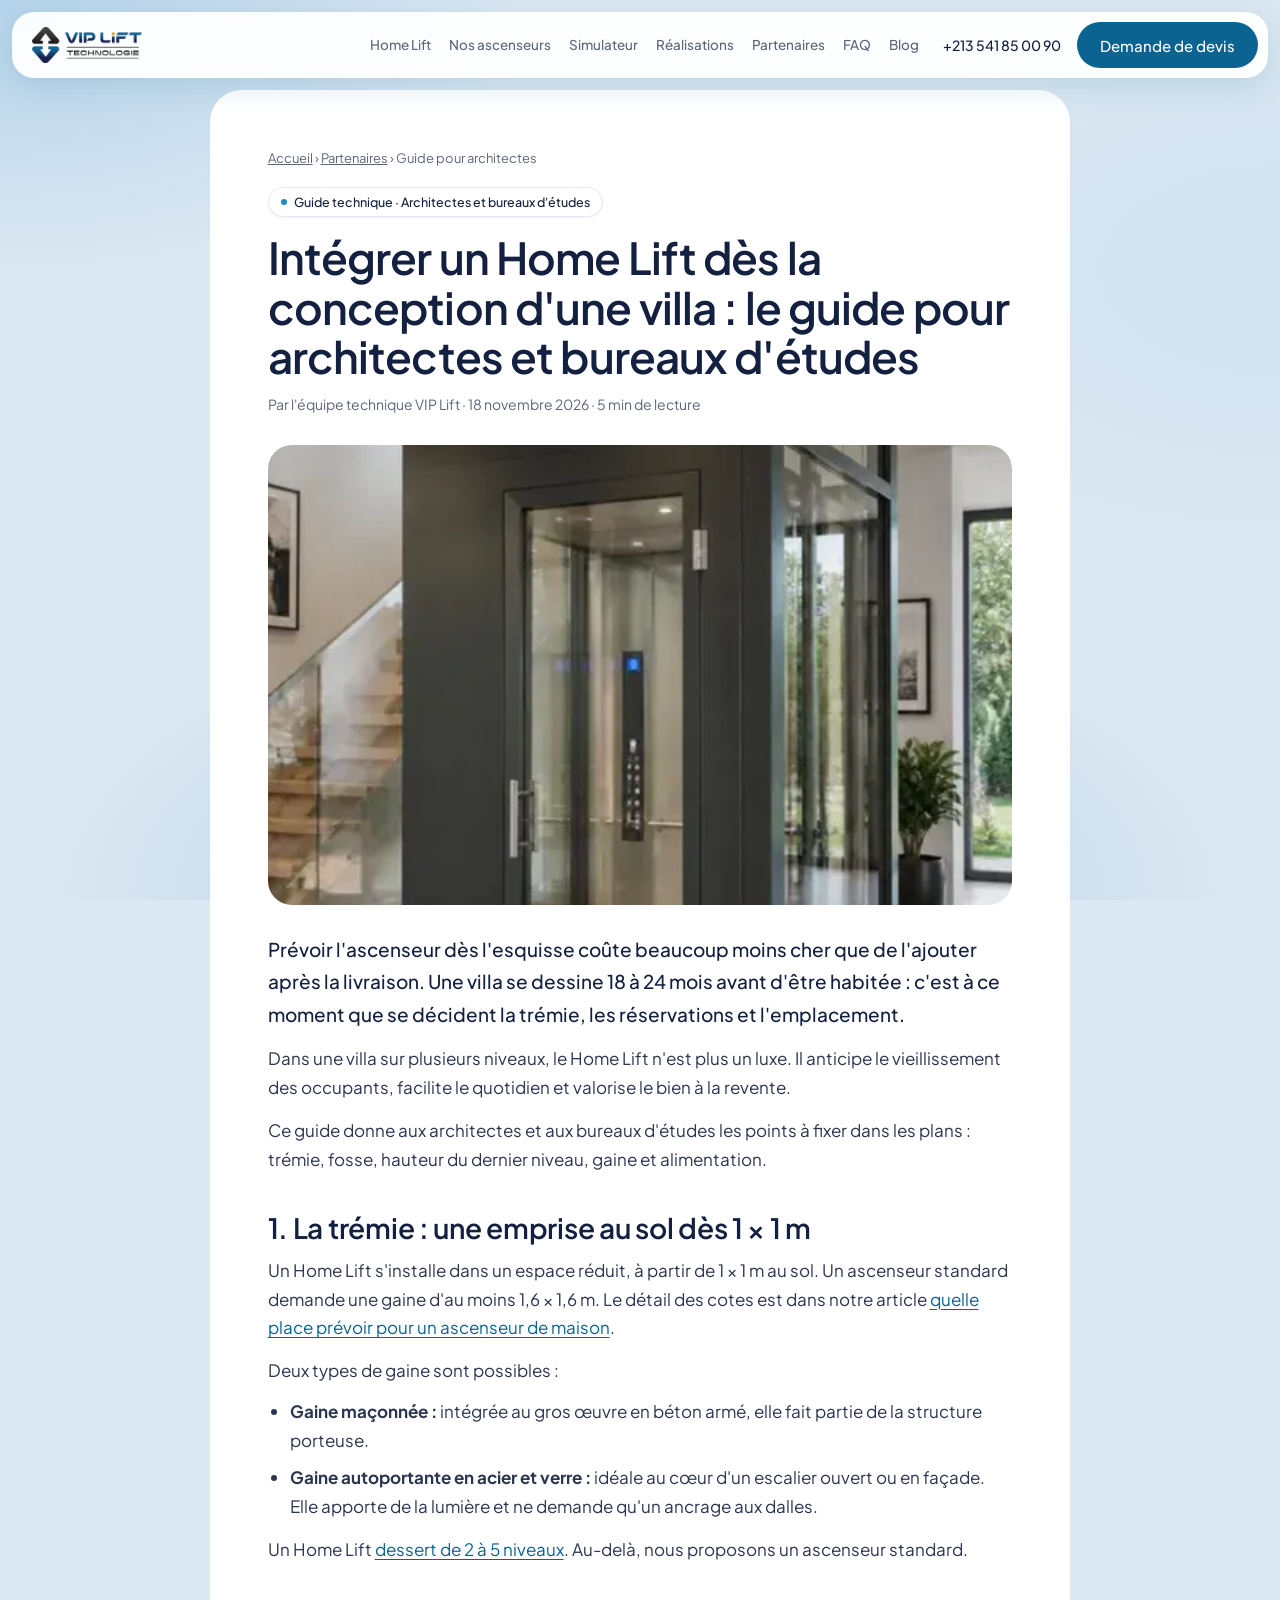
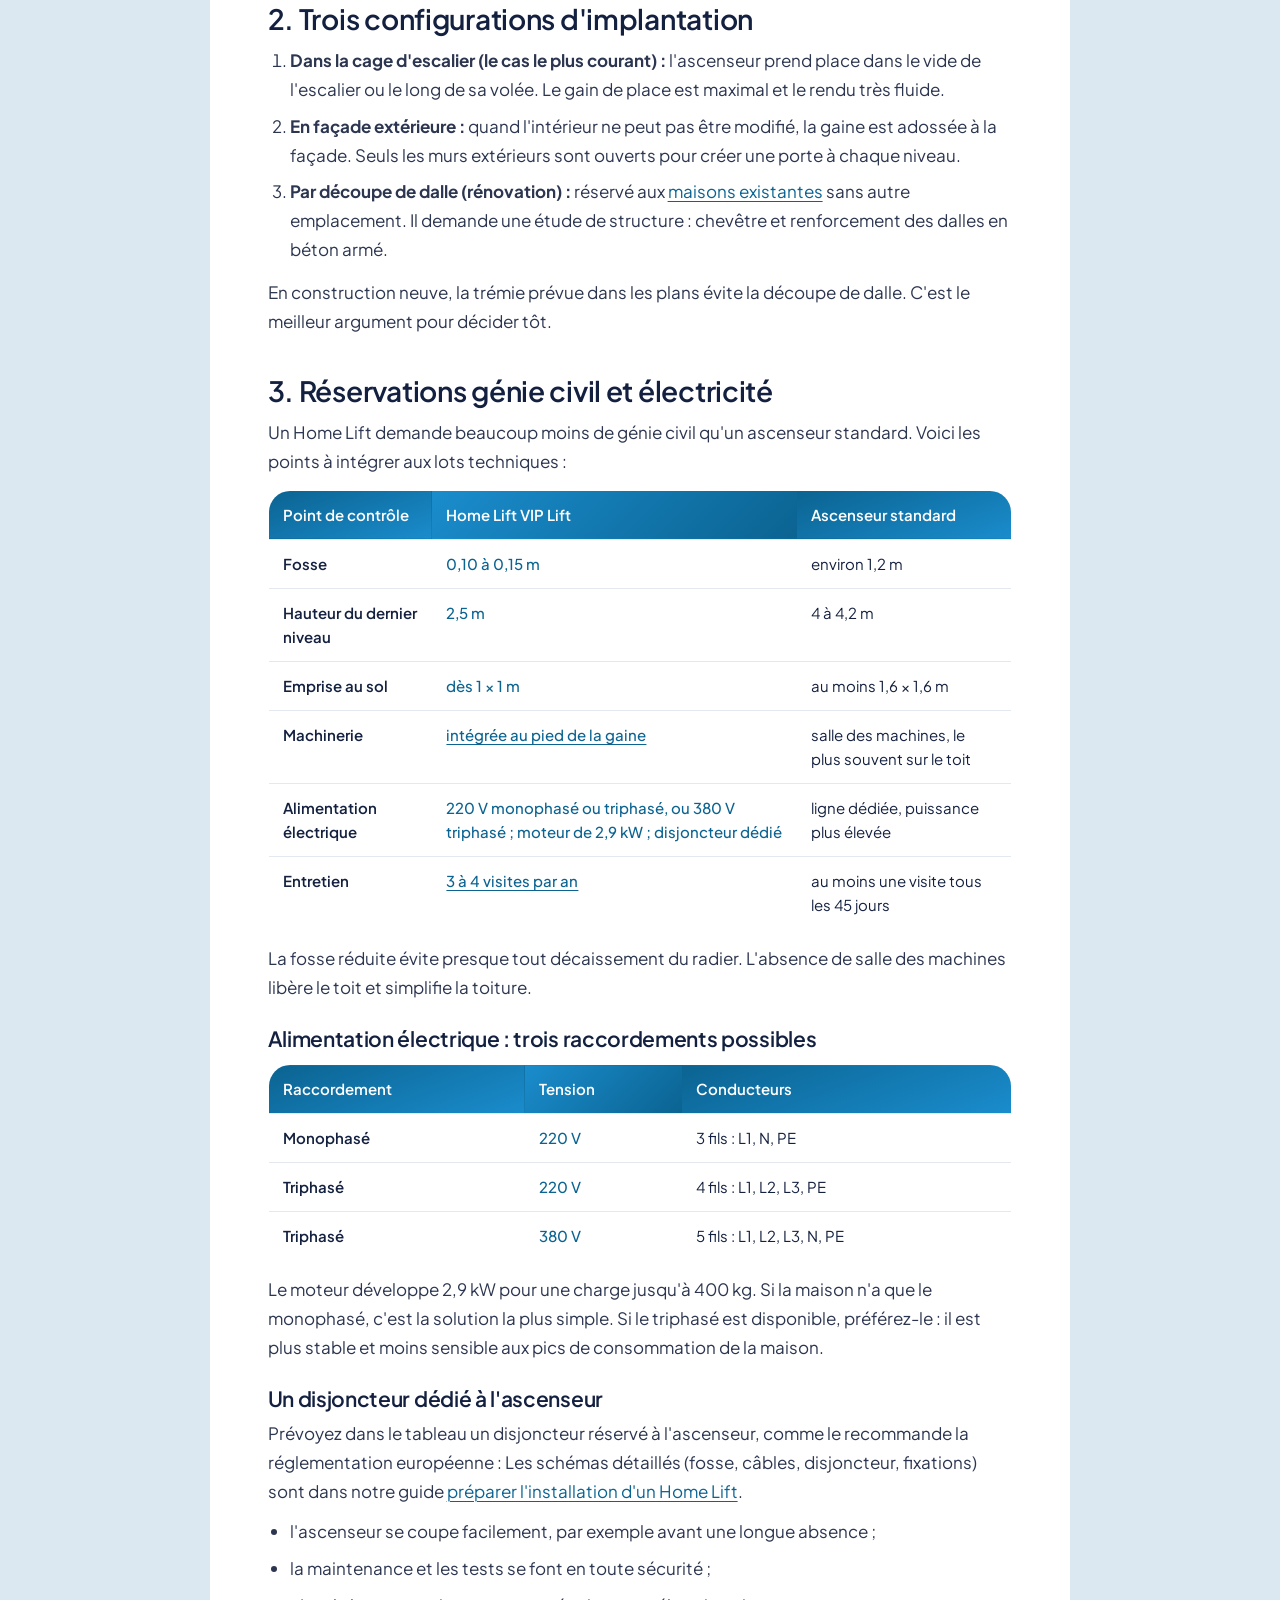
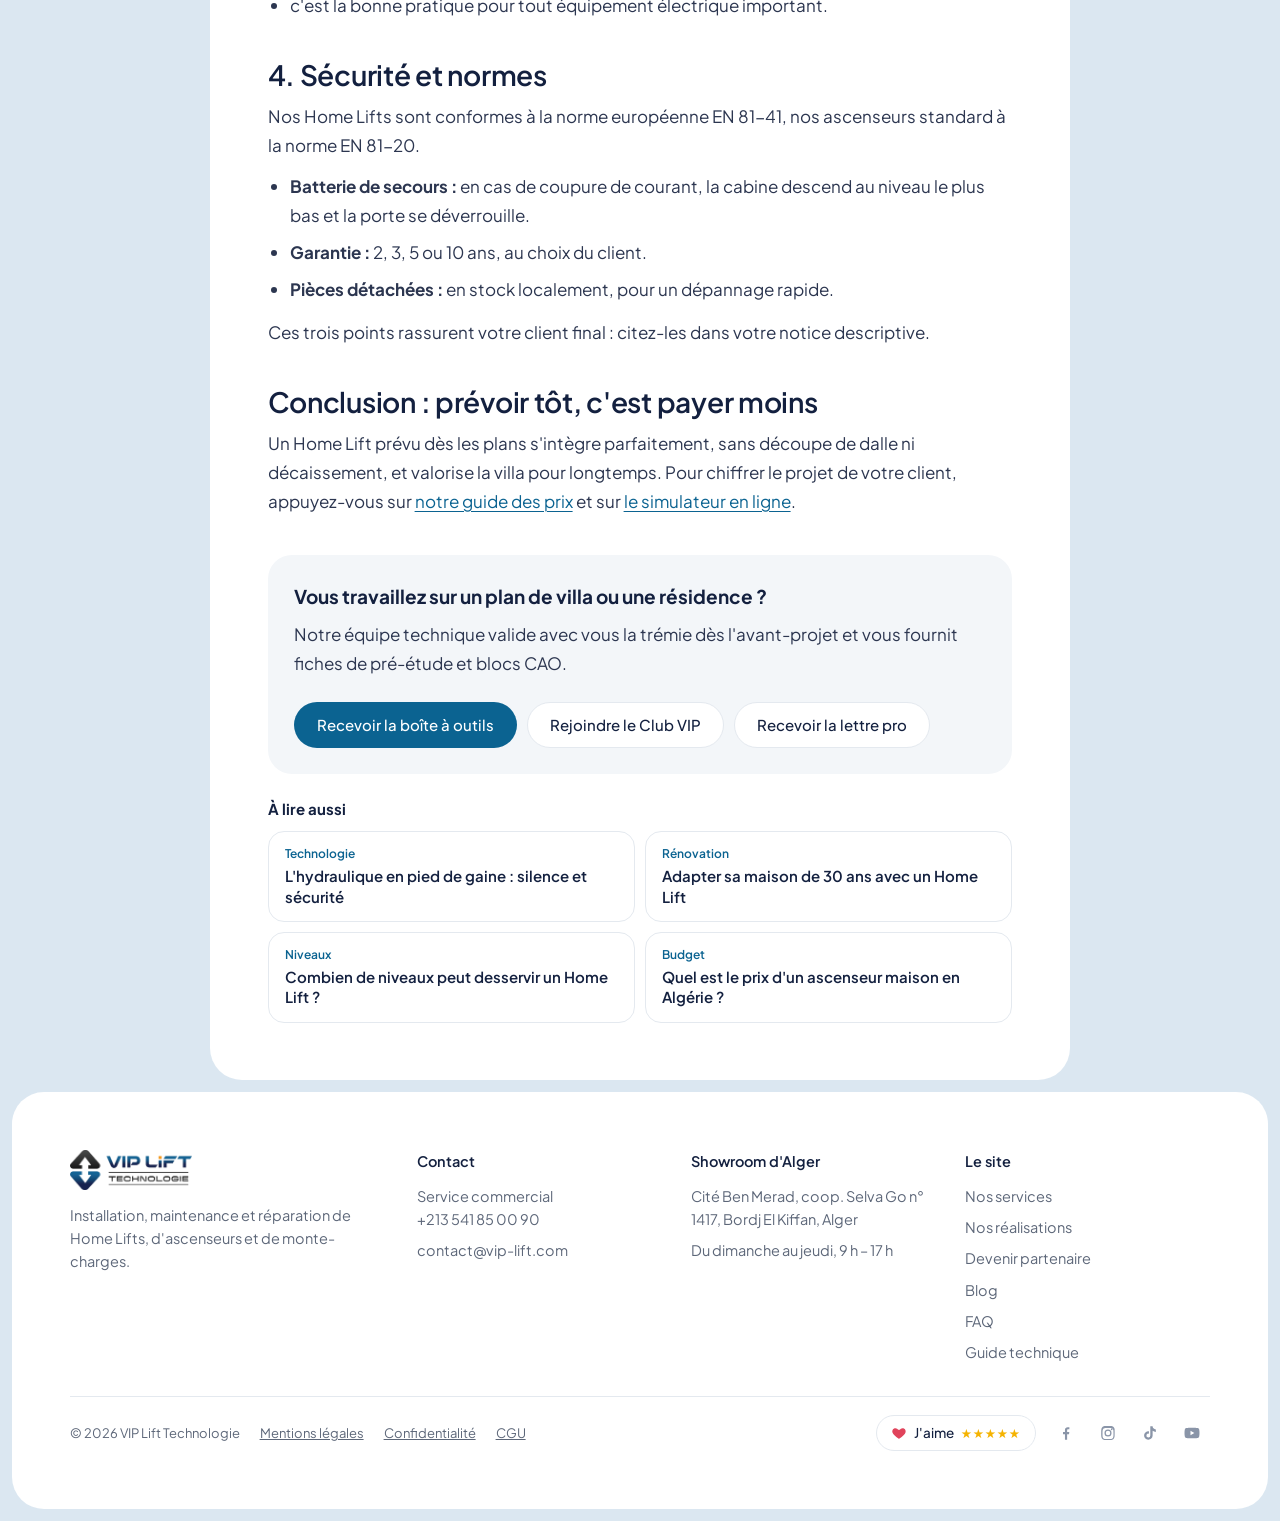
<file: nouveau/guide-home-lift-conception-villa.html>
<!DOCTYPE html>
<html lang="fr">
<head>
<meta charset="UTF-8">
<meta name="robots" content="noindex, nofollow">
<meta name="viewport" content="width=device-width, initial-scale=1">
<title>Home Lift en conception de villa : guide pour architectes | VIP Lift</title>
<meta name="description" content="Trémie, fosse de 10 à 15 cm, dernier niveau à 2,5 m, gaine maçonnée ou vitrée : le guide VIP Lift pour prévoir un Home Lift dès les plans.">
<link rel="canonical" href="https://vip-lift.com/guide-home-lift-conception-villa.html">
<meta name="theme-color" content="#0b6391">
<meta property="og:type" content="article">
<meta property="og:locale" content="fr_DZ">
<meta property="og:site_name" content="VIP Lift Technologie">
<meta property="og:title" content="Home Lift en conception de villa : guide pour architectes">
<meta property="og:description" content="Trémie, fosse de 10 à 15 cm, dernier niveau à 2,5 m, gaine maçonnée ou vitrée : le guide VIP Lift pour prévoir un Home Lift dès les plans.">
<meta property="og:url" content="https://vip-lift.com/guide-home-lift-conception-villa.html">
<meta property="og:image" content="https://vip-lift.com/img/p-charpente.webp">
<meta name="twitter:card" content="summary_large_image">
<link rel="icon" type="image/png" sizes="32x32" href="img/favicon-32.png"><link rel="icon" type="image/png" sizes="192x192" href="img/favicon-192.png"><link rel="apple-touch-icon" href="img/apple-touch-icon.png">
<link rel="preconnect" href="https://fonts.googleapis.com"><link rel="preconnect" href="https://fonts.gstatic.com" crossorigin>
<link href="https://fonts.googleapis.com/css2?family=Plus+Jakarta+Sans:wght@400;500;600&display=swap" rel="stylesheet">
<link rel="stylesheet" href="style.css?v=38">
<script type="application/ld+json">[{"@context": "https://schema.org", "@type": "Article", "headline": "Intégrer un Home Lift dès la conception d'une villa : le guide pour architectes et bureaux d'études", "description": "Trémie, fosse de 10 à 15 cm, dernier niveau à 2,5 m, gaine maçonnée ou vitrée : le guide VIP Lift pour prévoir un Home Lift dès les plans.", "image": "https://vip-lift.com/img/p-charpente.webp", "datePublished": "2026-11-18", "dateModified": "2026-11-18", "inLanguage": "fr", "mainEntityOfPage": "https://vip-lift.com/guide-home-lift-conception-villa.html", "author": {"@type": "Organization", "name": "VIP Lift Technologie", "url": "https://vip-lift.com/"}, "publisher": {"@id": "https://vip-lift.com/#entreprise", "@type": "Organization", "name": "VIP Lift Technologie", "logo": {"@type": "ImageObject", "url": "https://vip-lift.com/img/logo-h.png"}}, "about": ["Home Lift", "Ascenseur de maison", "Trémie d'ascenseur"]}, {"@context": "https://schema.org", "@type": "BreadcrumbList", "itemListElement": [{"@type": "ListItem", "position": 1, "name": "Accueil", "item": "https://vip-lift.com/"}, {"@type": "ListItem", "position": 2, "name": "Guide pour architectes", "item": "https://vip-lift.com/guide-home-lift-conception-villa.html"}]}]</script>
</head>
<body class="art-page">

<header class="nav"><div>
  <a class="logo" href="./" aria-label="VIP Lift Technologie – accueil"><img src="img/logo-h.png" alt="VIP Lift Technologie" width="1024" height="334" decoding="async"></a>
  <nav aria-label="Navigation principale">
    <a href="./#possible">Home Lift</a><a href="./#offres">Nos ascenseurs</a><a href="./#simulateur">Simulateur</a><a href="./#realisations">Réalisations</a><a href="./#partenaires">Partenaires</a><a href="./#faq">FAQ</a><a href="./#blog">Blog</a>
  </nav>
  <a class="tel" href="tel:+213541850090">+213 541 85 00 90</a>
  <a class="btn or" href="./#simulateur">Demande de devis</a>
</div></header>

<main>
<article class="panel art">
  <nav class="crumb" aria-label="Fil d'Ariane"><a href="./">Accueil</a> › <a href="./#partenaires">Partenaires</a> › <span>Guide pour architectes</span></nav>
  <span class="pill">Guide technique · Architectes et bureaux d'études</span>
  <h1>Intégrer un Home Lift dès la conception d'une villa : le guide pour architectes et bureaux d'études</h1>
  <p class="meta">Par l'équipe technique VIP Lift · 18 novembre 2026 · 5 min de lecture</p>
  <figure class="art-hero"><img src="img/p-charpente.webp" alt="Home Lift avec gaine autoportante en acier et verre" width="480" height="642" fetchpriority="high" decoding="async"></figure>

  <p class="chapo">Prévoir l'ascenseur dès l'esquisse coûte beaucoup moins cher que de l'ajouter après la livraison. Une villa se dessine 18 à 24 mois avant d'être habitée : c'est à ce moment que se décident la trémie, les réservations et l'emplacement.</p>
  <p>Dans une villa sur plusieurs niveaux, le Home Lift n'est plus un luxe. Il anticipe le vieillissement des occupants, facilite le quotidien et valorise le bien à la revente.</p>
  <p>Ce guide donne aux architectes et aux bureaux d'études les points à fixer dans les plans : trémie, fosse, hauteur du dernier niveau, gaine et alimentation.</p>

  <h2>1. La trémie : une emprise au sol dès 1 × 1 m</h2>
  <p>Un Home Lift s'installe dans un espace réduit, à partir de 1 × 1 m au sol. Un ascenseur standard demande une gaine d'au moins 1,6 × 1,6 m. Le détail des cotes est dans notre article <a href="https://vip-lift.com/quelle-place-faut-il-prevoir-pour-un-ascenseur-de-maison-dimensions-et-conseils/">quelle place prévoir pour un ascenseur de maison</a>.</p>
  <p>Deux types de gaine sont possibles :</p>
  <ul>
    <li><b>Gaine maçonnée :</b> intégrée au gros œuvre en béton armé, elle fait partie de la structure porteuse.</li>
    <li><b>Gaine autoportante en acier et verre :</b> idéale au cœur d'un escalier ouvert ou en façade. Elle apporte de la lumière et ne demande qu'un ancrage aux dalles.</li>
  </ul>
  <p>Un Home Lift <a href="https://vip-lift.com/combien-de-niveaux-peut-desservir-un-home-lift-dans-une-villa/">dessert de 2 à 5 niveaux</a>. Au-delà, nous proposons un ascenseur standard.</p>

  <h2>2. Trois configurations d'implantation</h2>
  <ol>
    <li><b>Dans la cage d'escalier (le cas le plus courant) :</b> l'ascenseur prend place dans le vide de l'escalier ou le long de sa volée. Le gain de place est maximal et le rendu très fluide.</li>
    <li><b>En façade extérieure :</b> quand l'intérieur ne peut pas être modifié, la gaine est adossée à la façade. Seuls les murs extérieurs sont ouverts pour créer une porte à chaque niveau.</li>
    <li><b>Par découpe de dalle (rénovation) :</b> réservé aux <a href="adapter-maison-30-ans-home-lift.html">maisons existantes</a> sans autre emplacement. Il demande une étude de structure : chevêtre et renforcement des dalles en béton armé.</li>
  </ol>
  <p>En construction neuve, la trémie prévue dans les plans évite la découpe de dalle. C'est le meilleur argument pour décider tôt.</p>

  <h2>3. Réservations génie civil et électricité</h2>
  <p>Un Home Lift demande beaucoup moins de génie civil qu'un ascenseur standard. Voici les points à intégrer aux lots techniques :</p>
  <div class="tblw"><table class="atbl">
    <thead><tr><th>Point de contrôle</th><th>Home Lift VIP Lift</th><th>Ascenseur standard</th></tr></thead>
    <tbody>
      <tr><td>Fosse</td><td>0,10 à 0,15 m</td><td>environ 1,2 m</td></tr>
      <tr><td>Hauteur du dernier niveau</td><td>2,5 m</td><td>4 à 4,2 m</td></tr>
      <tr><td>Emprise au sol</td><td>dès 1 × 1 m</td><td>au moins 1,6 × 1,6 m</td></tr>
      <tr><td>Machinerie</td><td><a href="home-lift-hydraulique-pied-de-gaine.html">intégrée au pied de la gaine</a></td><td>salle des machines, le plus souvent sur le toit</td></tr>
      <tr><td>Alimentation électrique</td><td>220 V monophasé ou triphasé, ou 380 V triphasé ; moteur de 2,9 kW ; disjoncteur dédié</td><td>ligne dédiée, puissance plus élevée</td></tr>
      <tr><td>Entretien</td><td><a href="https://vip-lift.com/%f0%9f%94%a7-entretien-dun-home-lift-frequence-cout-et-points-de-controle/">3 à 4 visites par an</a></td><td>au moins une visite tous les 45 jours</td></tr>
    </tbody>
  </table></div>
  <p>La fosse réduite évite presque tout décaissement du radier. L'absence de salle des machines libère le toit et simplifie la toiture.</p>

  <h3>Alimentation électrique : trois raccordements possibles</h3>
  <div class="tblw"><table class="atbl">
    <thead><tr><th>Raccordement</th><th>Tension</th><th>Conducteurs</th></tr></thead>
    <tbody>
      <tr><td>Monophasé</td><td>220 V</td><td>3 fils : L1, N, PE</td></tr>
      <tr><td>Triphasé</td><td>220 V</td><td>4 fils : L1, L2, L3, PE</td></tr>
      <tr><td>Triphasé</td><td>380 V</td><td>5 fils : L1, L2, L3, N, PE</td></tr>
    </tbody>
  </table></div>
  <p>Le moteur développe 2,9 kW pour une charge jusqu'à 400 kg. Si la maison n'a que le monophasé, c'est la solution la plus simple. Si le triphasé est disponible, préférez-le : il est plus stable et moins sensible aux pics de consommation de la maison.</p>
  <h3>Un disjoncteur dédié à l'ascenseur</h3>
  <p>Prévoyez dans le tableau un disjoncteur réservé à l'ascenseur, comme le recommande la réglementation européenne : Les schémas détaillés (fosse, câbles, disjoncteur, fixations) sont dans notre guide <a href="preparation-chantier-home-lift.html">préparer l'installation d'un Home Lift</a>.</p>
  <ul>
    <li>l'ascenseur se coupe facilement, par exemple avant une longue absence ;</li>
    <li>la maintenance et les tests se font en toute sécurité ;</li>
    <li>c'est la bonne pratique pour tout équipement électrique important.</li>
  </ul>

  <h2>4. Sécurité et normes</h2>
  <p>Nos Home Lifts sont conformes à la norme européenne EN 81-41, nos ascenseurs standard à la norme EN 81-20.</p>
  <ul>
    <li><b>Batterie de secours :</b> en cas de coupure de courant, la cabine descend au niveau le plus bas et la porte se déverrouille.</li>
    <li><b>Garantie :</b> 2, 3, 5 ou 10 ans, au choix du client.</li>
    <li><b>Pièces détachées :</b> en stock localement, pour un dépannage rapide.</li>
  </ul>
  <p>Ces trois points rassurent votre client final : citez-les dans votre notice descriptive.</p>

  <h2>Conclusion : prévoir tôt, c'est payer moins</h2>
  <p>Un Home Lift prévu dès les plans s'intègre parfaitement, sans découpe de dalle ni décaissement, et valorise la villa pour longtemps. Pour chiffrer le projet de votre client, appuyez-vous sur <a href="prix-home-lift-algerie.html">notre guide des prix</a> et sur <a href="./#simulateur">le simulateur en ligne</a>.</p>

  <aside class="art-cta">
    <b>Vous travaillez sur un plan de villa ou une résidence ?</b>
    <p>Notre équipe technique valide avec vous la trémie dès l'avant-projet et vous fournit fiches de pré-étude et blocs CAO.</p>
    <div class="pbtns"><a class="btn" href="https://wa.me/213541850090?text=Bonjour%20VIP%20Lift%2C%20je%20suis%20architecte%20/%20bureau%20d%27%C3%A9tudes%20/%20promoteur.%20Je%20souhaite%20recevoir%20la%20bo%C3%AEte%20%C3%A0%20outils%20pro%20%28fiches%20de%20pr%C3%A9-%C3%A9tude%20et%20blocs%20CAO%29." target="_blank" rel="noopener">Recevoir la boîte à outils</a><a class="btn ghost" href="./#partenaires">Rejoindre le Club VIP</a><a class="btn ghost" href="./#lettre-pro">Recevoir la lettre pro</a></div>
  </aside>
  <aside class="related"><b>À lire aussi</b><div><a href="home-lift-hydraulique-pied-de-gaine.html"><small>Technologie</small>L'hydraulique en pied de gaine : silence et sécurité</a><a href="adapter-maison-30-ans-home-lift.html"><small>Rénovation</small>Adapter sa maison de 30 ans avec un Home Lift</a><a href="https://vip-lift.com/combien-de-niveaux-peut-desservir-un-home-lift-dans-une-villa/"><small>Niveaux</small>Combien de niveaux peut desservir un Home Lift ?</a><a href="prix-home-lift-algerie.html"><small>Budget</small>Quel est le prix d'un ascenseur maison en Algérie ?</a></div></aside>
</article>
</main>

<footer class="panel">
  <div class="ft">
    <div><img src="img/logo-h.png" alt="VIP Lift Technologie" width="1024" height="334" decoding="async"><p style="color:var(--mut);margin-top:14px;max-width:34ch">Installation, maintenance et réparation de Home Lifts, d'ascenseurs et de monte-charges.</p></div>
    <div><h4>Contact</h4><ul><li>Service commercial<br><a href="tel:+213541850090">+213 541 85 00 90</a></li><li><a href="mailto:contact@vip-lift.com">contact@vip-lift.com</a></li></ul></div>
    <div><h4>Showroom d'Alger</h4><ul><li>Cité Ben Merad, coop. Selva Go n° 1417, Bordj El Kiffan, Alger</li><li>Du dimanche au jeudi, 9 h – 17 h</li></ul></div>
    <div><h4>Le site</h4><ul><li><a href="https://vip-lift.com/nos-services/">Nos services</a></li><li><a href="https://vip-lift.com/nosrealisations/">Nos réalisations</a></li><li><a href="https://vip-lift.com/devenir-partenaire/">Devenir partenaire</a></li><li><a href="https://vip-lift.com/blog/">Blog</a></li><li><a href="faq-home-lift.html">FAQ</a></li><li><a href="preparation-chantier-home-lift.html">Guide technique</a></li></ul></div>
  </div>
  <div class="legal"><div class="lg"><span>© 2026 VIP Lift Technologie</span><a href="https://vip-lift.com/mentions-legales/">Mentions légales</a><a href="https://vip-lift.com/politique-de-confidentialite-2/">Confidentialité</a><a href="https://vip-lift.com/conditions-generales-dutilisation/">CGU</a></div>
    <div class="soc">
      <a class="like" id="lk-avis" href="#" target="_blank" rel="noopener"><svg viewBox="0 0 24 24" aria-hidden="true"><path d="M12 21s-7.5-4.6-9.6-9.2C1 8.6 3 5 6.6 5c2.1 0 3.4 1.2 4.1 2.3h2.6C14 6.2 15.3 5 17.4 5 21 5 23 8.6 21.6 11.8 19.5 16.4 12 21 12 21z"/></svg>J'aime<span class="stars">★★★★★</span></a>
      <a class="ic" id="lk-facebook" href="#" target="_blank" rel="noopener" aria-label="Facebook"><svg viewBox="0 0 24 24"><path d="M13.5 21v-7.5h2.5l.4-3h-2.9V8.6c0-.9.3-1.5 1.5-1.5h1.5V4.4c-.3 0-1.2-.1-2.2-.1-2.2 0-3.7 1.3-3.7 3.8v2.4H8v3h2.6V21h2.9z"/></svg></a>
      <a class="ic" id="lk-instagram" href="#" target="_blank" rel="noopener" aria-label="Instagram"><svg viewBox="0 0 24 24"><path d="M12 7.3A4.7 4.7 0 1 0 12 16.7 4.7 4.7 0 0 0 12 7.3zm0 7.7a3 3 0 1 1 0-6 3 3 0 0 1 0 6zm4.9-8.9a1.1 1.1 0 1 0 0 2.2 1.1 1.1 0 0 0 0-2.2zM20.9 8c-.1-1.5-.4-2.8-1.5-3.9S17 2.7 15.5 2.6C14 2.5 10 2.5 8.5 2.6 7 2.7 5.7 3 4.6 4.1S3.1 6.5 3 8C2.9 9.5 2.9 14.5 3 16c.1 1.5.4 2.8 1.5 3.9s2.4 1.4 3.9 1.5c1.5.1 5.5.1 7 0 1.5-.1 2.8-.4 3.9-1.5s1.4-2.4 1.5-3.9c.1-1.5.1-6.5 0-8zm-2 9.9a3 3 0 0 1-1.7 1.7c-1.2.5-4 .4-5.2.4s-4 .1-5.2-.4a3 3 0 0 1-1.7-1.7c-.5-1.2-.4-4-.4-5.2s-.1-4 .4-5.2a3 3 0 0 1 1.7-1.7c1.2-.5 4-.4 5.2-.4s4-.1 5.2.4a3 3 0 0 1 1.7 1.7c.5 1.2.4 4 .4 5.2s.1 4-.4 5.2z"/></svg></a>
      <a class="ic" id="lk-tiktok" href="#" target="_blank" rel="noopener" aria-label="TikTok"><svg viewBox="0 0 24 24"><path d="M16.6 5.8A4.3 4.3 0 0 1 15.5 3h-3.1v12.4a2.6 2.6 0 1 1-1.8-2.5V9.7a5.7 5.7 0 1 0 4.9 5.7V9.1a7.3 7.3 0 0 0 4.3 1.4V7.4a4.3 4.3 0 0 1-3.2-1.6z"/></svg></a>
      <a class="ic" id="lk-youtube" href="#" target="_blank" rel="noopener" aria-label="YouTube"><svg viewBox="0 0 24 24"><path d="M21.6 7.2a2.5 2.5 0 0 0-1.8-1.8C18.2 5 12 5 12 5s-6.2 0-7.8.4A2.5 2.5 0 0 0 2.4 7.2 26 26 0 0 0 2 12a26 26 0 0 0 .4 4.8 2.5 2.5 0 0 0 1.8 1.8C5.8 19 12 19 12 19s6.2 0 7.8-.4a2.5 2.5 0 0 0 1.8-1.8A26 26 0 0 0 22 12a26 26 0 0 0-.4-4.8zM10 15V9l5.2 3L10 15z"/></svg></a>
    </div>
  </div>
</footer>

<script src="liens.js?v=8" defer></script>
</body>
</html>
</file>
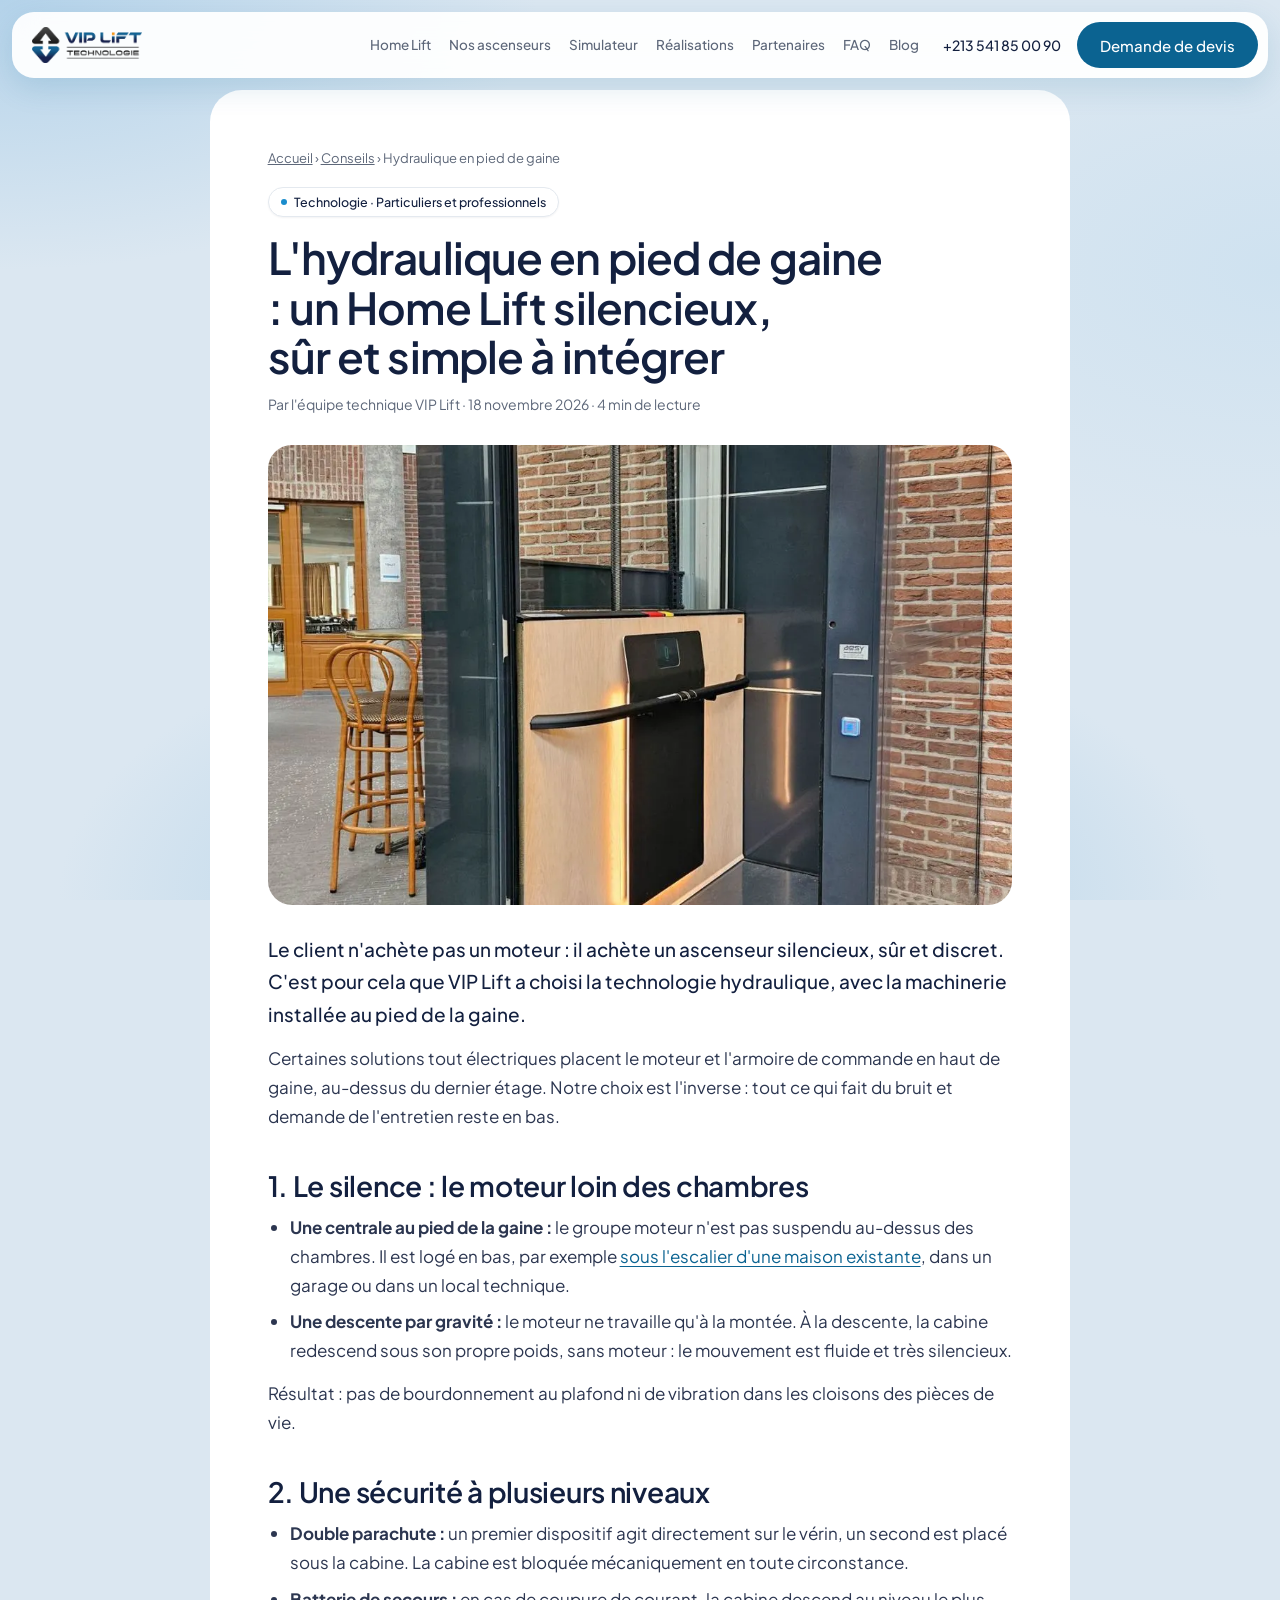
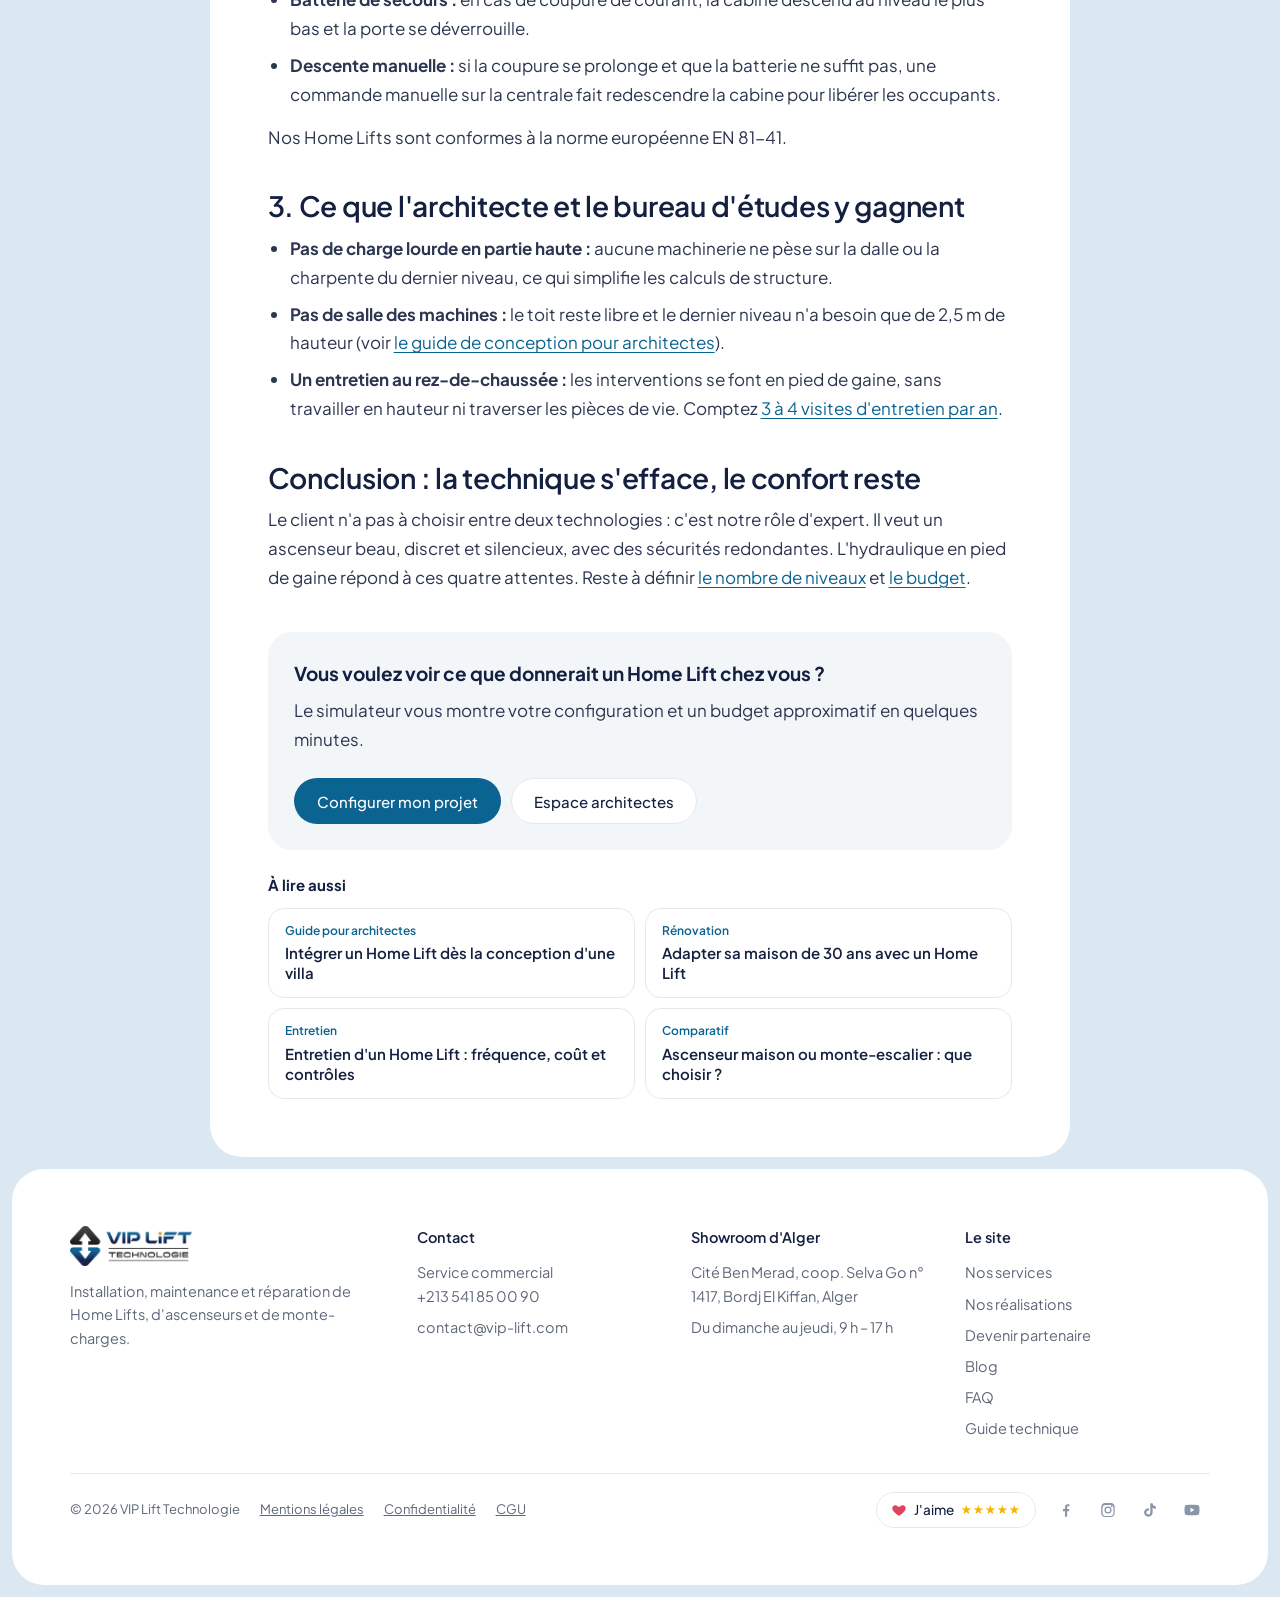
<file: nouveau/home-lift-hydraulique-pied-de-gaine.html>
<!DOCTYPE html>
<html lang="fr">
<head>
<meta charset="UTF-8">
<meta name="robots" content="noindex, nofollow">
<meta name="viewport" content="width=device-width, initial-scale=1">
<title>Home Lift hydraulique : silence et sécurité | VIP Lift</title>
<meta name="description" content="Moteur loin des chambres, descente par gravité, double parachute et descente manuelle de secours : pourquoi VIP Lift choisit l'hydraulique.">
<link rel="canonical" href="https://vip-lift.com/home-lift-hydraulique-pied-de-gaine.html">
<meta name="theme-color" content="#0b6391">
<meta property="og:type" content="article">
<meta property="og:locale" content="fr_DZ">
<meta property="og:site_name" content="VIP Lift Technologie">
<meta property="og:title" content="Home Lift hydraulique : silence et sécurité">
<meta property="og:description" content="Moteur loin des chambres, descente par gravité, double parachute et descente manuelle de secours : pourquoi VIP Lift choisit l'hydraulique.">
<meta property="og:url" content="https://vip-lift.com/home-lift-hydraulique-pied-de-gaine.html">
<meta property="og:image" content="https://vip-lift.com/img/r9.webp">
<meta name="twitter:card" content="summary_large_image">
<link rel="icon" type="image/png" sizes="32x32" href="img/favicon-32.png"><link rel="icon" type="image/png" sizes="192x192" href="img/favicon-192.png"><link rel="apple-touch-icon" href="img/apple-touch-icon.png">
<link rel="preconnect" href="https://fonts.googleapis.com"><link rel="preconnect" href="https://fonts.gstatic.com" crossorigin>
<link href="https://fonts.googleapis.com/css2?family=Plus+Jakarta+Sans:wght@400;500;600&display=swap" rel="stylesheet">
<link rel="stylesheet" href="style.css?v=38">
<script type="application/ld+json">[{"@context": "https://schema.org", "@type": "Article", "headline": "L'hydraulique en pied de gaine : un Home Lift silencieux, sûr et simple à intégrer", "description": "Moteur loin des chambres, descente par gravité, double parachute et descente manuelle de secours : pourquoi VIP Lift choisit l'hydraulique.", "image": "https://vip-lift.com/img/r9.webp", "datePublished": "2026-11-18", "dateModified": "2026-11-18", "inLanguage": "fr", "mainEntityOfPage": "https://vip-lift.com/home-lift-hydraulique-pied-de-gaine.html", "author": {"@type": "Organization", "name": "VIP Lift Technologie", "url": "https://vip-lift.com/"}, "publisher": {"@id": "https://vip-lift.com/#entreprise", "@type": "Organization", "name": "VIP Lift Technologie", "logo": {"@type": "ImageObject", "url": "https://vip-lift.com/img/logo-h.png"}}}, {"@context": "https://schema.org", "@type": "BreadcrumbList", "itemListElement": [{"@type": "ListItem", "position": 1, "name": "Accueil", "item": "https://vip-lift.com/"}, {"@type": "ListItem", "position": 2, "name": "Hydraulique en pied de gaine", "item": "https://vip-lift.com/home-lift-hydraulique-pied-de-gaine.html"}]}]</script>
</head>
<body class="art-page">

<header class="nav"><div>
  <a class="logo" href="./" aria-label="VIP Lift Technologie – accueil"><img src="img/logo-h.png" alt="VIP Lift Technologie" width="1024" height="334" decoding="async"></a>
  <nav aria-label="Navigation principale">
    <a href="./#possible">Home Lift</a><a href="./#offres">Nos ascenseurs</a><a href="./#simulateur">Simulateur</a><a href="./#realisations">Réalisations</a><a href="./#partenaires">Partenaires</a><a href="./#faq">FAQ</a><a href="./#blog">Blog</a>
  </nav>
  <a class="tel" href="tel:+213541850090">+213 541 85 00 90</a>
  <a class="btn or" href="./#simulateur">Demande de devis</a>
</div></header>

<main>
<article class="panel art">
  <nav class="crumb" aria-label="Fil d'Ariane"><a href="./">Accueil</a> › <a href="./#blog">Conseils</a> › <span>Hydraulique en pied de gaine</span></nav>
  <span class="pill">Technologie · Particuliers et professionnels</span>
  <h1>L'hydraulique en pied de gaine : un Home Lift silencieux, sûr et simple à intégrer</h1>
  <p class="meta">Par l'équipe technique VIP Lift · 18 novembre 2026 · 4 min de lecture</p>
  <figure class="art-hero"><img src="img/r9.webp" alt="Home Lift vitré VIP Lift dans un intérieur contemporain" width="1058" height="1280" fetchpriority="high" decoding="async"></figure>
  <p class="chapo">Le client n'achète pas un moteur : il achète un ascenseur silencieux, sûr et discret. C'est pour cela que VIP Lift a choisi la technologie hydraulique, avec la machinerie installée au pied de la gaine.</p>
  <p>Certaines solutions tout électriques placent le moteur et l'armoire de commande en haut de gaine, au-dessus du dernier étage. Notre choix est l'inverse : tout ce qui fait du bruit et demande de l'entretien reste en bas.</p>

  <h2>1. Le silence : le moteur loin des chambres</h2>
  <ul>
    <li><b>Une centrale au pied de la gaine :</b> le groupe moteur n'est pas suspendu au-dessus des chambres. Il est logé en bas, par exemple <a href="adapter-maison-30-ans-home-lift.html">sous l'escalier d'une maison existante</a>, dans un garage ou dans un local technique.</li>
    <li><b>Une descente par gravité :</b> le moteur ne travaille qu'à la montée. À la descente, la cabine redescend sous son propre poids, sans moteur : le mouvement est fluide et très silencieux.</li>
  </ul>
  <p>Résultat : pas de bourdonnement au plafond ni de vibration dans les cloisons des pièces de vie.</p>

  <h2>2. Une sécurité à plusieurs niveaux</h2>
  <ul>
    <li><b>Double parachute :</b> un premier dispositif agit directement sur le vérin, un second est placé sous la cabine. La cabine est bloquée mécaniquement en toute circonstance.</li>
    <li><b>Batterie de secours :</b> en cas de coupure de courant, la cabine descend au niveau le plus bas et la porte se déverrouille.</li>
    <li><b>Descente manuelle :</b> si la coupure se prolonge et que la batterie ne suffit pas, une commande manuelle sur la centrale fait redescendre la cabine pour libérer les occupants.</li>
  </ul>
  <p>Nos Home Lifts sont conformes à la norme européenne EN 81-41.</p>

  <h2>3. Ce que l'architecte et le bureau d'études y gagnent</h2>
  <ul>
    <li><b>Pas de charge lourde en partie haute :</b> aucune machinerie ne pèse sur la dalle ou la charpente du dernier niveau, ce qui simplifie les calculs de structure.</li>
    <li><b>Pas de salle des machines :</b> le toit reste libre et le dernier niveau n'a besoin que de 2,5 m de hauteur (voir <a href="guide-home-lift-conception-villa.html">le guide de conception pour architectes</a>).</li>
    <li><b>Un entretien au rez-de-chaussée :</b> les interventions se font en pied de gaine, sans travailler en hauteur ni traverser les pièces de vie. Comptez <a href="https://vip-lift.com/%f0%9f%94%a7-entretien-dun-home-lift-frequence-cout-et-points-de-controle/">3 à 4 visites d'entretien par an</a>.</li>
  </ul>

  <h2>Conclusion : la technique s'efface, le confort reste</h2>
  <p>Le client n'a pas à choisir entre deux technologies : c'est notre rôle d'expert. Il veut un ascenseur beau, discret et silencieux, avec des sécurités redondantes. L'hydraulique en pied de gaine répond à ces quatre attentes. Reste à définir <a href="https://vip-lift.com/combien-de-niveaux-peut-desservir-un-home-lift-dans-une-villa/">le nombre de niveaux</a> et <a href="prix-home-lift-algerie.html">le budget</a>.</p>

  <aside class="art-cta">
    <b>Vous voulez voir ce que donnerait un Home Lift chez vous ?</b>
    <p>Le simulateur vous montre votre configuration et un budget approximatif en quelques minutes.</p>
    <div class="pbtns"><a class="btn" href="./#simulateur">Configurer mon projet</a><a class="btn ghost" href="./#partenaires">Espace architectes</a></div>
  </aside>
  <aside class="related"><b>À lire aussi</b><div><a href="guide-home-lift-conception-villa.html"><small>Guide pour architectes</small>Intégrer un Home Lift dès la conception d'une villa</a><a href="adapter-maison-30-ans-home-lift.html"><small>Rénovation</small>Adapter sa maison de 30 ans avec un Home Lift</a><a href="https://vip-lift.com/%f0%9f%94%a7-entretien-dun-home-lift-frequence-cout-et-points-de-controle/"><small>Entretien</small>Entretien d'un Home Lift : fréquence, coût et contrôles</a><a href="https://vip-lift.com/ascenseur-maison-ou-monte-escalier-quelle-solution-choisir-pour-une-villa-en-algerie/"><small>Comparatif</small>Ascenseur maison ou monte-escalier : que choisir ?</a></div></aside>
</article>
</main>

<footer class="panel">
  <div class="ft">
    <div><img src="img/logo-h.png" alt="VIP Lift Technologie" width="1024" height="334" decoding="async"><p style="color:var(--mut);margin-top:14px;max-width:34ch">Installation, maintenance et réparation de Home Lifts, d'ascenseurs et de monte-charges.</p></div>
    <div><h4>Contact</h4><ul><li>Service commercial<br><a href="tel:+213541850090">+213 541 85 00 90</a></li><li><a href="mailto:contact@vip-lift.com">contact@vip-lift.com</a></li></ul></div>
    <div><h4>Showroom d'Alger</h4><ul><li>Cité Ben Merad, coop. Selva Go n° 1417, Bordj El Kiffan, Alger</li><li>Du dimanche au jeudi, 9 h – 17 h</li></ul></div>
    <div><h4>Le site</h4><ul><li><a href="https://vip-lift.com/nos-services/">Nos services</a></li><li><a href="https://vip-lift.com/nosrealisations/">Nos réalisations</a></li><li><a href="https://vip-lift.com/devenir-partenaire/">Devenir partenaire</a></li><li><a href="https://vip-lift.com/blog/">Blog</a></li><li><a href="faq-home-lift.html">FAQ</a></li><li><a href="preparation-chantier-home-lift.html">Guide technique</a></li></ul></div>
  </div>
  <div class="legal"><div class="lg"><span>© 2026 VIP Lift Technologie</span><a href="https://vip-lift.com/mentions-legales/">Mentions légales</a><a href="https://vip-lift.com/politique-de-confidentialite-2/">Confidentialité</a><a href="https://vip-lift.com/conditions-generales-dutilisation/">CGU</a></div>
    <div class="soc">
      <a class="like" id="lk-avis" href="#" target="_blank" rel="noopener"><svg viewBox="0 0 24 24" aria-hidden="true"><path d="M12 21s-7.5-4.6-9.6-9.2C1 8.6 3 5 6.6 5c2.1 0 3.4 1.2 4.1 2.3h2.6C14 6.2 15.3 5 17.4 5 21 5 23 8.6 21.6 11.8 19.5 16.4 12 21 12 21z"/></svg>J'aime<span class="stars">★★★★★</span></a>
      <a class="ic" id="lk-facebook" href="#" target="_blank" rel="noopener" aria-label="Facebook"><svg viewBox="0 0 24 24"><path d="M13.5 21v-7.5h2.5l.4-3h-2.9V8.6c0-.9.3-1.5 1.5-1.5h1.5V4.4c-.3 0-1.2-.1-2.2-.1-2.2 0-3.7 1.3-3.7 3.8v2.4H8v3h2.6V21h2.9z"/></svg></a>
      <a class="ic" id="lk-instagram" href="#" target="_blank" rel="noopener" aria-label="Instagram"><svg viewBox="0 0 24 24"><path d="M12 7.3A4.7 4.7 0 1 0 12 16.7 4.7 4.7 0 0 0 12 7.3zm0 7.7a3 3 0 1 1 0-6 3 3 0 0 1 0 6zm4.9-8.9a1.1 1.1 0 1 0 0 2.2 1.1 1.1 0 0 0 0-2.2zM20.9 8c-.1-1.5-.4-2.8-1.5-3.9S17 2.7 15.5 2.6C14 2.5 10 2.5 8.5 2.6 7 2.7 5.7 3 4.6 4.1S3.1 6.5 3 8C2.9 9.5 2.9 14.5 3 16c.1 1.5.4 2.8 1.5 3.9s2.4 1.4 3.9 1.5c1.5.1 5.5.1 7 0 1.5-.1 2.8-.4 3.9-1.5s1.4-2.4 1.5-3.9c.1-1.5.1-6.5 0-8zm-2 9.9a3 3 0 0 1-1.7 1.7c-1.2.5-4 .4-5.2.4s-4 .1-5.2-.4a3 3 0 0 1-1.7-1.7c-.5-1.2-.4-4-.4-5.2s-.1-4 .4-5.2a3 3 0 0 1 1.7-1.7c1.2-.5 4-.4 5.2-.4s4-.1 5.2.4a3 3 0 0 1 1.7 1.7c.5 1.2.4 4 .4 5.2s.1 4-.4 5.2z"/></svg></a>
      <a class="ic" id="lk-tiktok" href="#" target="_blank" rel="noopener" aria-label="TikTok"><svg viewBox="0 0 24 24"><path d="M16.6 5.8A4.3 4.3 0 0 1 15.5 3h-3.1v12.4a2.6 2.6 0 1 1-1.8-2.5V9.7a5.7 5.7 0 1 0 4.9 5.7V9.1a7.3 7.3 0 0 0 4.3 1.4V7.4a4.3 4.3 0 0 1-3.2-1.6z"/></svg></a>
      <a class="ic" id="lk-youtube" href="#" target="_blank" rel="noopener" aria-label="YouTube"><svg viewBox="0 0 24 24"><path d="M21.6 7.2a2.5 2.5 0 0 0-1.8-1.8C18.2 5 12 5 12 5s-6.2 0-7.8.4A2.5 2.5 0 0 0 2.4 7.2 26 26 0 0 0 2 12a26 26 0 0 0 .4 4.8 2.5 2.5 0 0 0 1.8 1.8C5.8 19 12 19 12 19s6.2 0 7.8-.4a2.5 2.5 0 0 0 1.8-1.8A26 26 0 0 0 22 12a26 26 0 0 0-.4-4.8zM10 15V9l5.2 3L10 15z"/></svg></a>
    </div>
  </div>
</footer>

<script src="liens.js?v=8" defer></script>
</body>
</html>
</file>
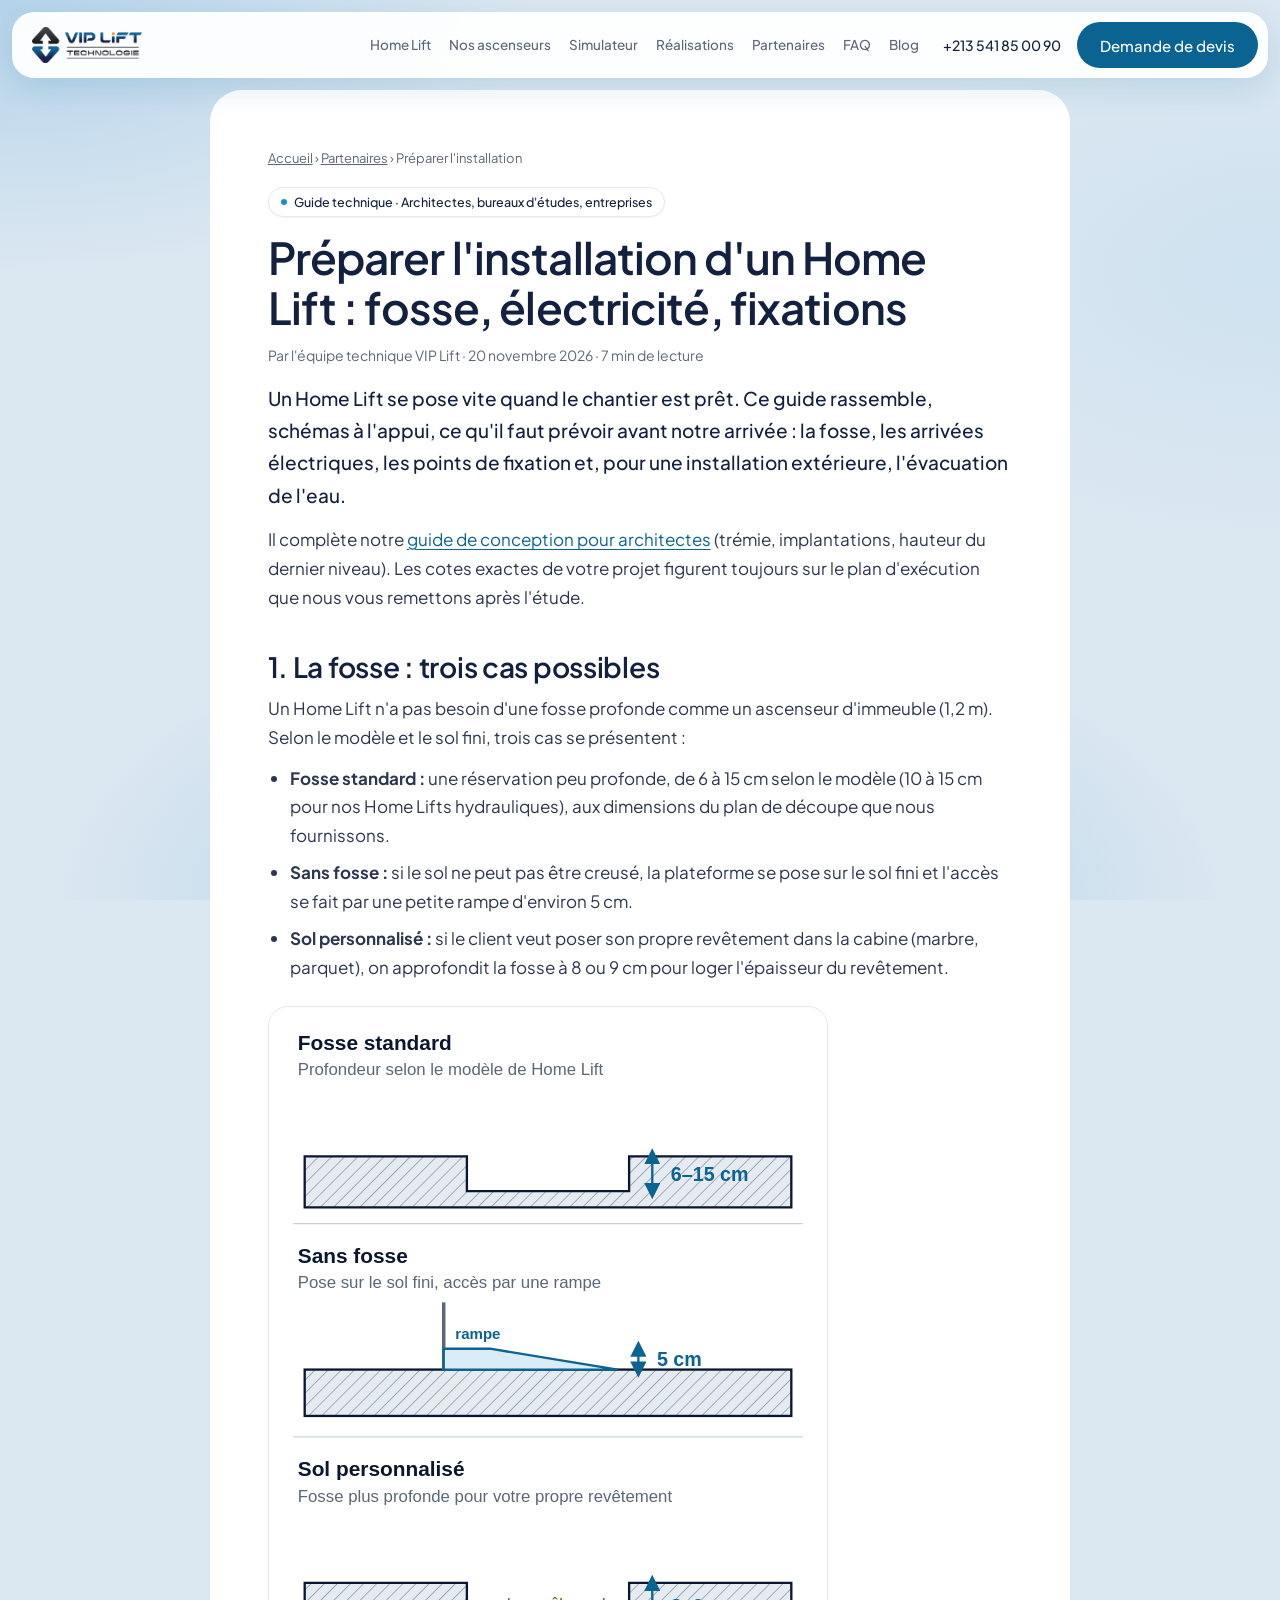
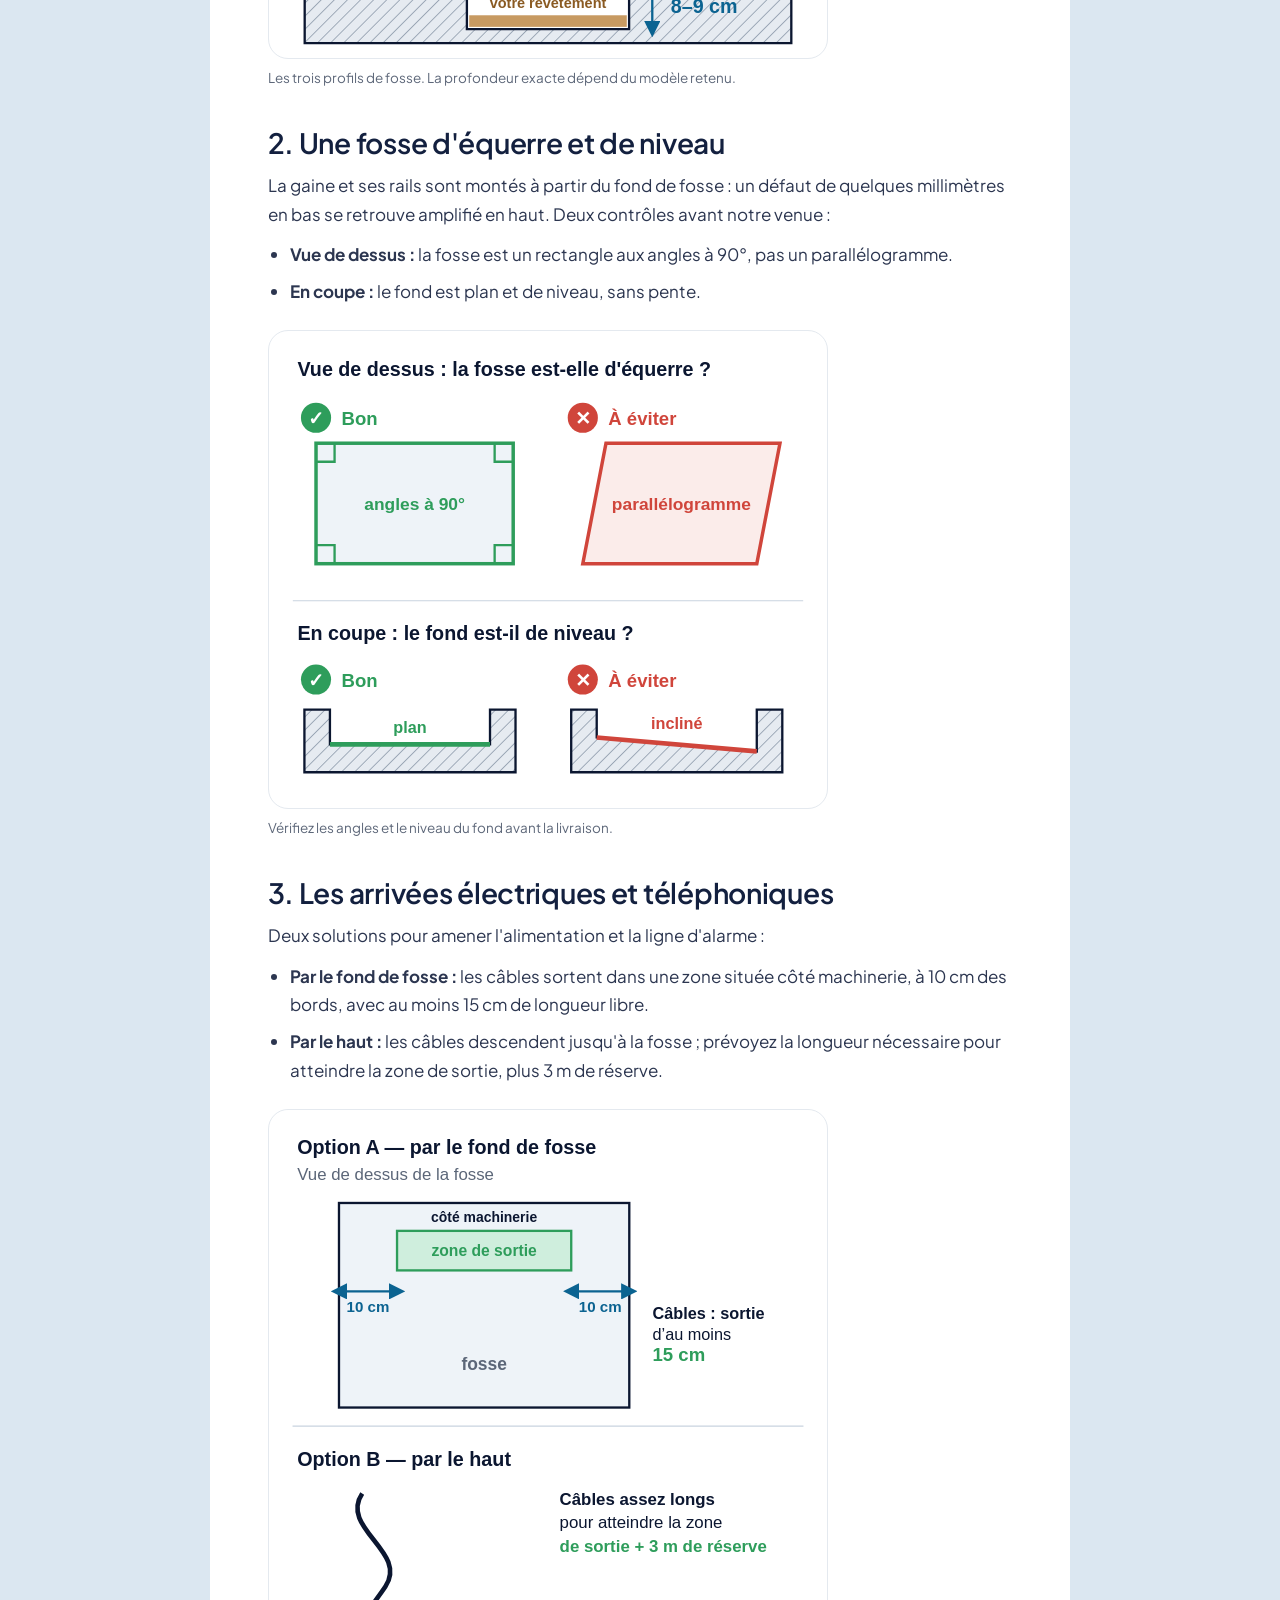
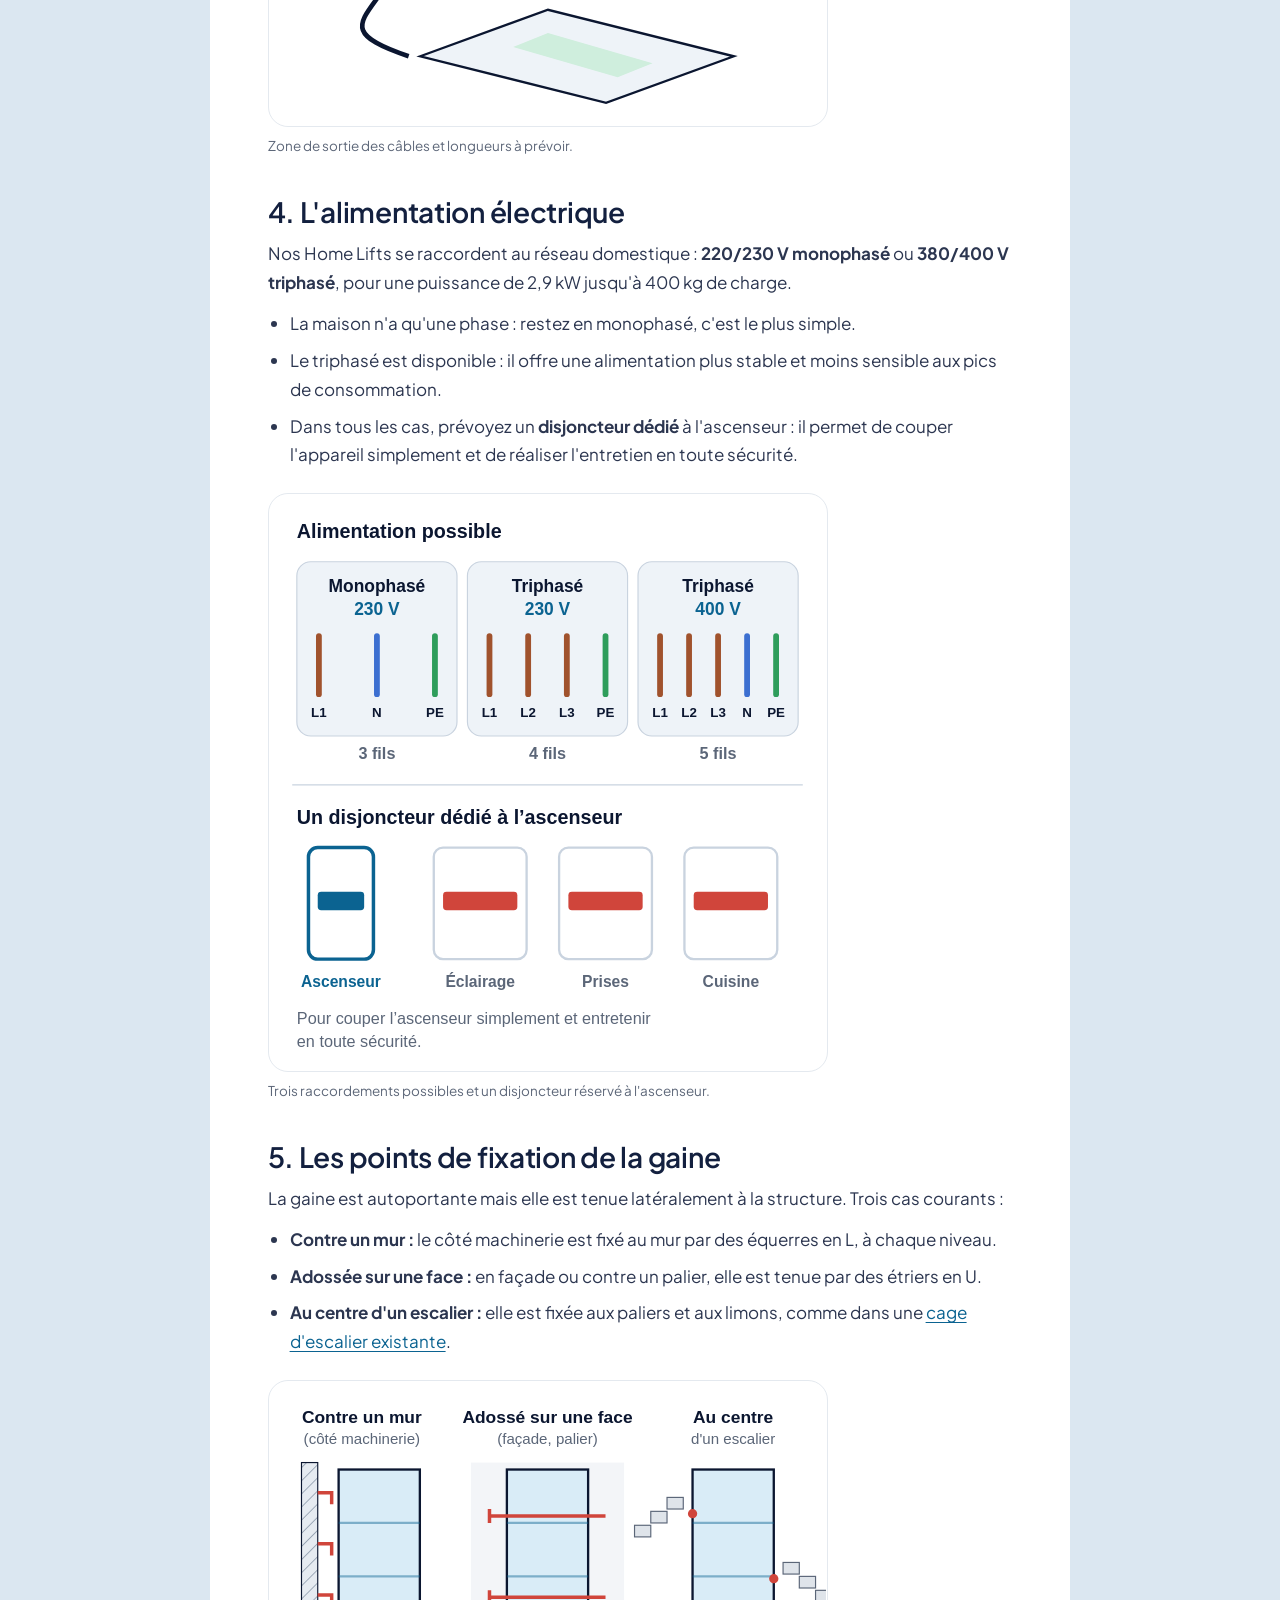
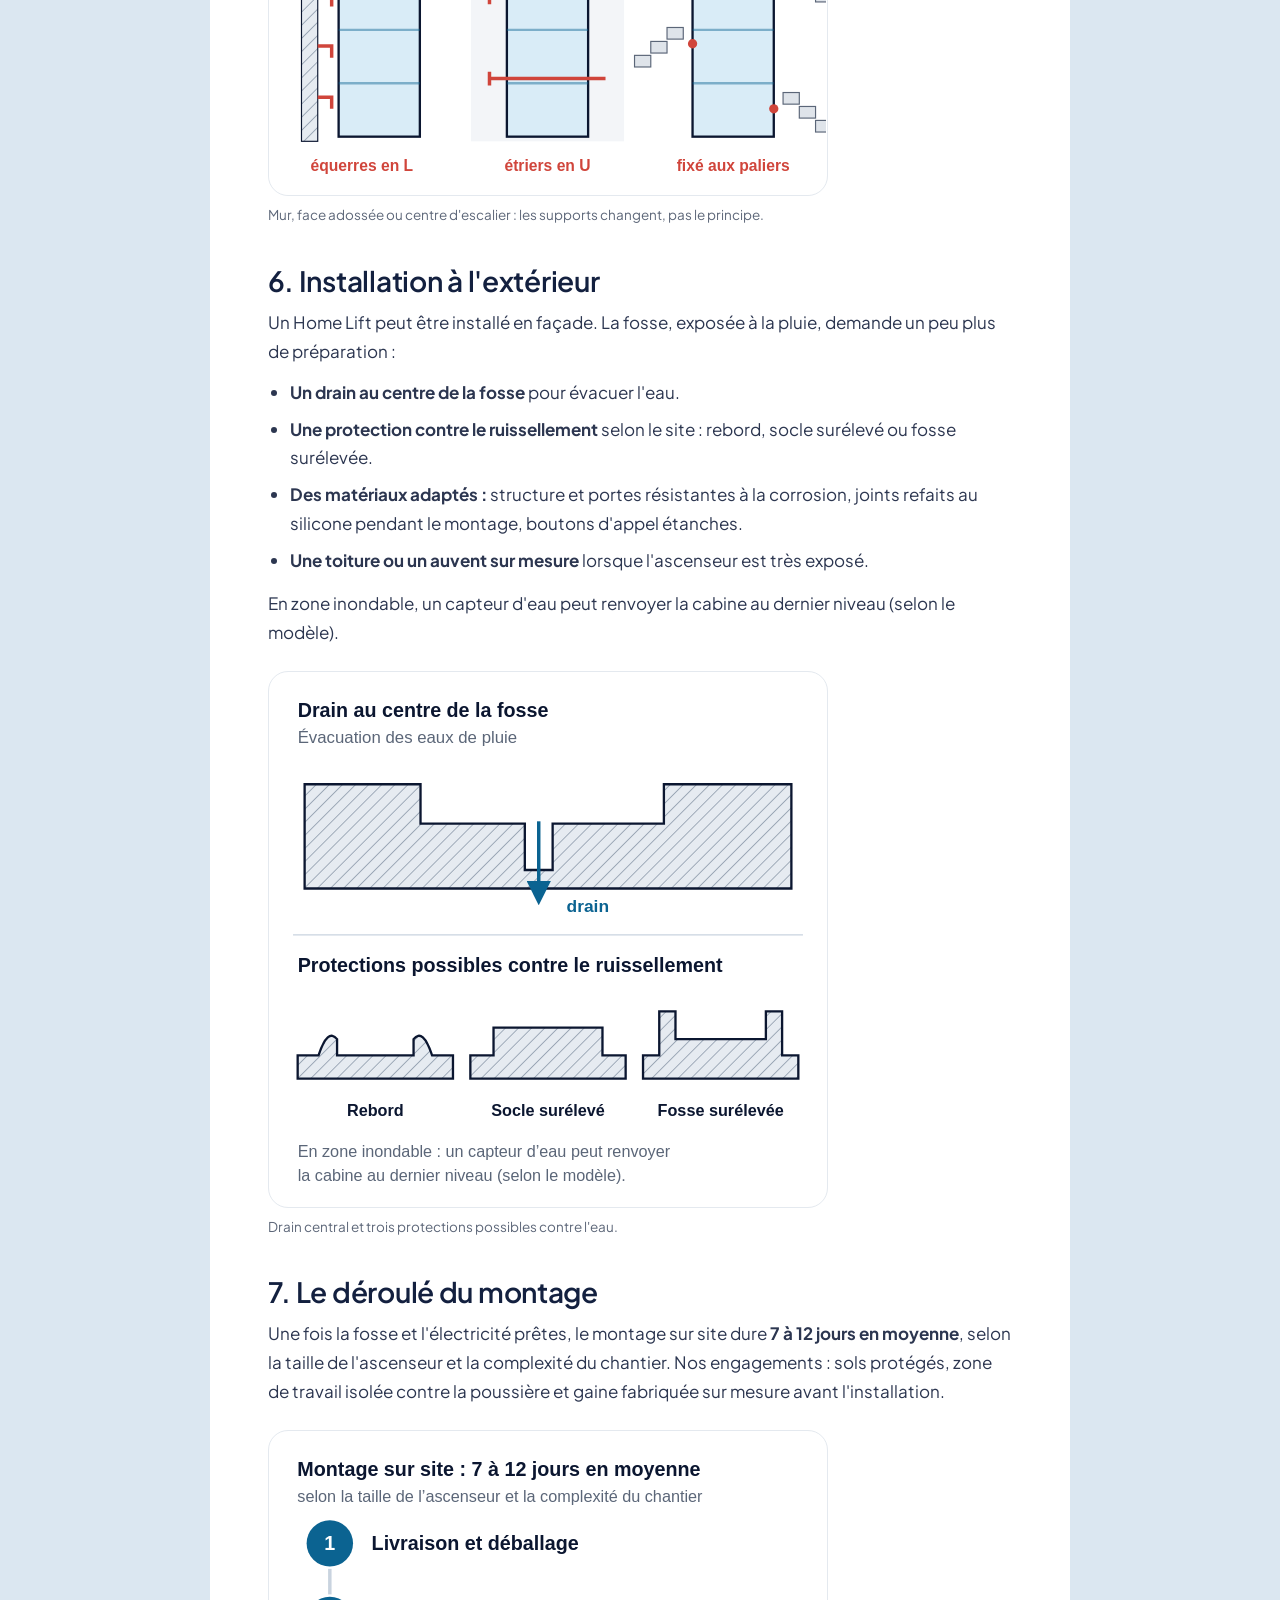
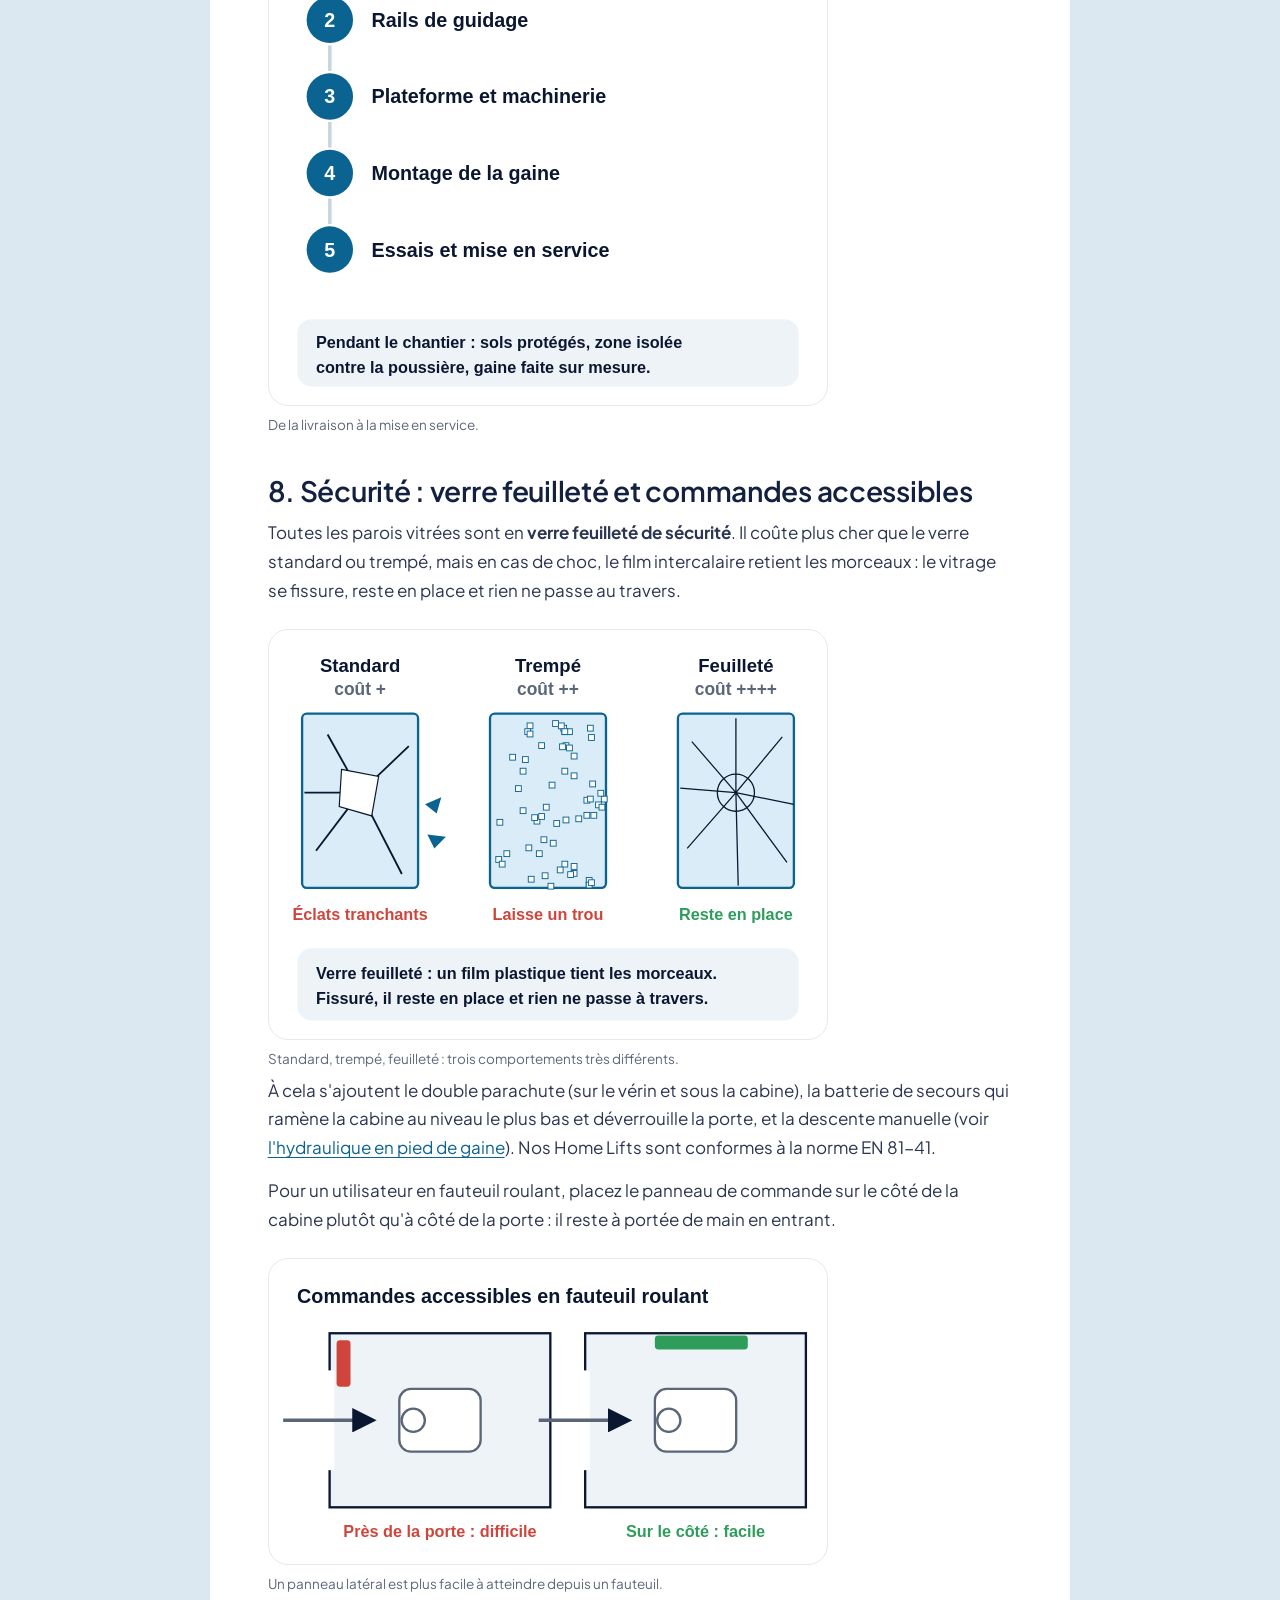
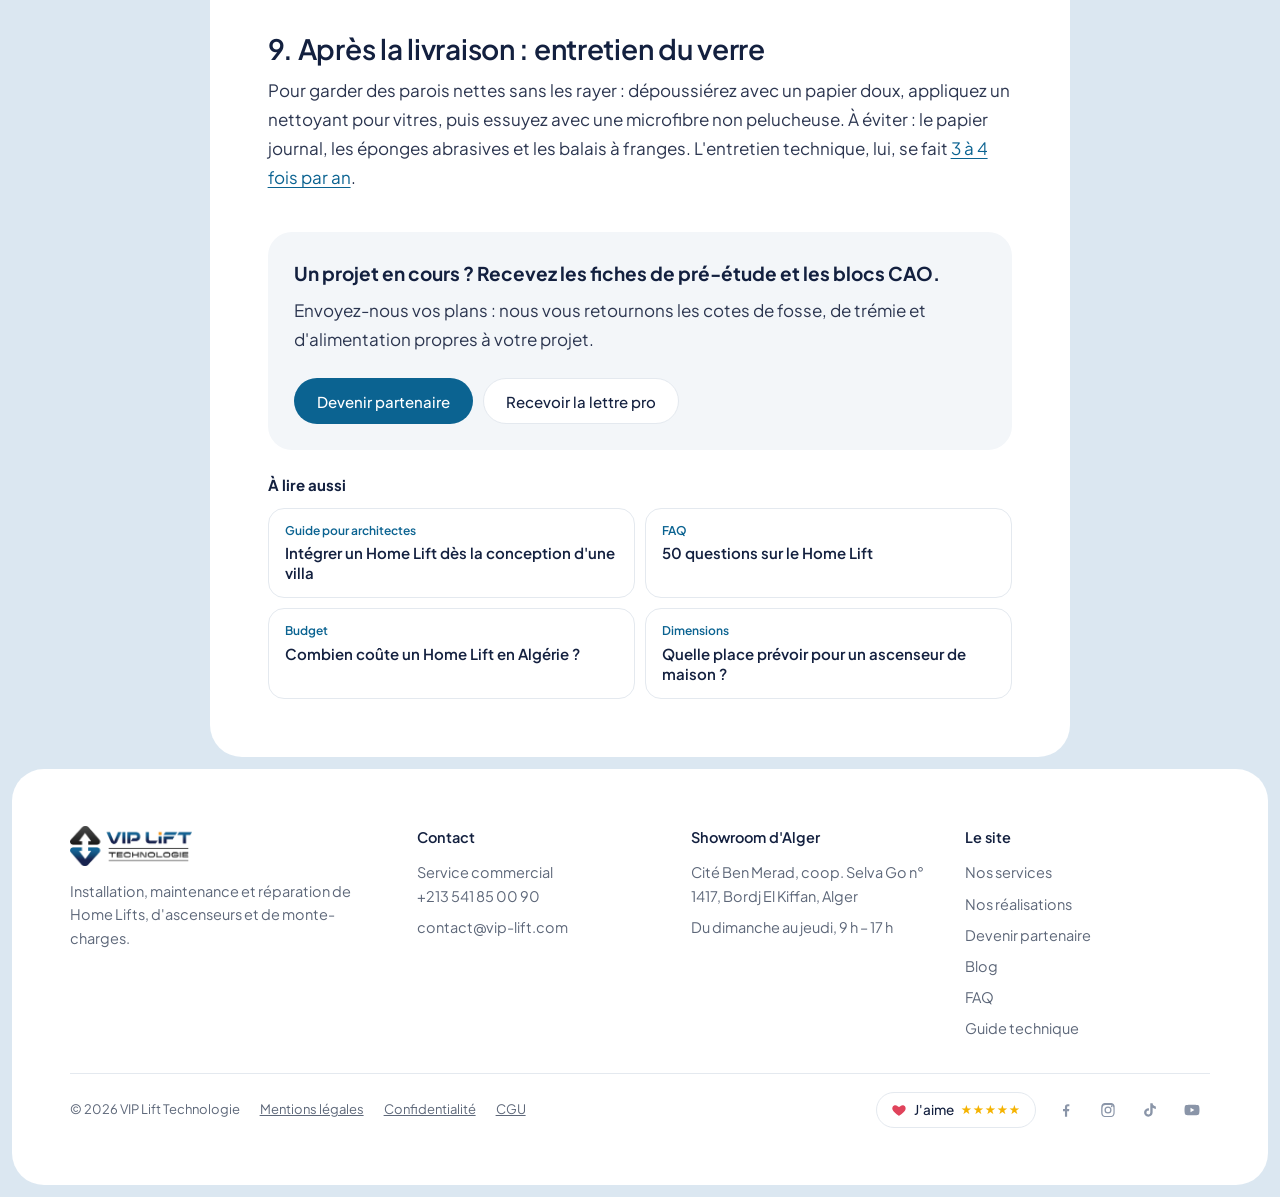
<file: nouveau/preparation-chantier-home-lift.html>
<!DOCTYPE html>
<html lang="fr">
<head>
<meta charset="UTF-8">
<meta name="robots" content="noindex, nofollow">
<meta name="viewport" content="width=device-width, initial-scale=1">
<title>Préparer l'installation d'un Home Lift : fosse, électricité, fixations | VIP Lift</title>
<meta name="description" content="Guide technique pour architectes et bureaux d'études : fosse, arrivées électriques, disjoncteur, fixations, installation extérieure et sécurité d'un Home Lift, avec schémas.">
<link rel="canonical" href="https://vip-lift.com/preparation-chantier-home-lift.html">
<meta name="theme-color" content="#0b6391">
<meta property="og:type" content="article">
<meta property="og:locale" content="fr_DZ">
<meta property="og:site_name" content="VIP Lift Technologie">
<meta property="og:title" content="Préparer l'installation d'un Home Lift : fosse, électricité, fixations | VIP Lift">
<meta property="og:description" content="Guide technique pour architectes et bureaux d'études : fosse, arrivées électriques, disjoncteur, fixations, installation extérieure et sécurité d'un Home Lift, avec schémas.">
<meta property="og:url" content="https://vip-lift.com/preparation-chantier-home-lift.html">
<meta property="og:image" content="https://vip-lift.com/img/px-chantier.webp">
<meta name="twitter:card" content="summary_large_image">
<link rel="icon" type="image/png" sizes="32x32" href="img/favicon-32.png"><link rel="icon" type="image/png" sizes="192x192" href="img/favicon-192.png"><link rel="apple-touch-icon" href="img/apple-touch-icon.png">
<link rel="preconnect" href="https://fonts.googleapis.com"><link rel="preconnect" href="https://fonts.gstatic.com" crossorigin>
<link href="https://fonts.googleapis.com/css2?family=Plus+Jakarta+Sans:wght@400;500;600&display=swap" rel="stylesheet">
<link rel="stylesheet" href="style.css?v=38">
<script type="application/ld+json">[{"@context": "https://schema.org", "@type": "Article", "headline": "Préparer l'installation d'un Home Lift : fosse, électricité, fixations", "description": "Guide technique pour architectes et bureaux d'études : fosse, arrivées électriques, disjoncteur, fixations, installation extérieure et sécurité d'un Home Lift, avec schémas.", "image": "https://vip-lift.com/img/px-chantier.webp", "datePublished": "2026-11-20", "dateModified": "2026-11-20", "inLanguage": "fr", "mainEntityOfPage": "https://vip-lift.com/preparation-chantier-home-lift.html", "author": {"@type": "Organization", "name": "VIP Lift Technologie", "url": "https://vip-lift.com/"}, "publisher": {"@id": "https://vip-lift.com/#entreprise", "@type": "Organization", "name": "VIP Lift Technologie", "logo": {"@type": "ImageObject", "url": "https://vip-lift.com/img/logo-h.png"}}}, {"@context": "https://schema.org", "@type": "BreadcrumbList", "itemListElement": [{"@type": "ListItem", "position": 1, "name": "Accueil", "item": "https://vip-lift.com/"}, {"@type": "ListItem", "position": 2, "name": "Préparer l'installation", "item": "https://vip-lift.com/preparation-chantier-home-lift.html"}]}]</script>
</head>
<body class="art-page">

<header class="nav"><div>
  <a class="logo" href="./" aria-label="VIP Lift Technologie – accueil"><img src="img/logo-h.png" alt="VIP Lift Technologie" width="1024" height="334" decoding="async"></a>
  <nav aria-label="Navigation principale">
    <a href="./#possible">Home Lift</a><a href="./#offres">Nos ascenseurs</a><a href="./#simulateur">Simulateur</a><a href="./#realisations">Réalisations</a><a href="./#partenaires">Partenaires</a><a href="./#faq">FAQ</a><a href="./#blog">Blog</a>
  </nav>
  <a class="tel" href="tel:+213541850090">+213 541 85 00 90</a>
  <a class="btn or" href="./#simulateur">Demande de devis</a>
</div></header>

<main>
<article class="panel art">
  <nav class="crumb" aria-label="Fil d'Ariane"><a href="./">Accueil</a> › <a href="./#partenaires">Partenaires</a> › <span>Préparer l'installation</span></nav>
  <span class="pill">Guide technique · Architectes, bureaux d'études, entreprises</span>
  <h1>Préparer l'installation d'un Home Lift : fosse, électricité, fixations</h1>
  <p class="meta">Par l'équipe technique VIP Lift · 20 novembre 2026 · 7 min de lecture</p>
  <p class="chapo">Un Home Lift se pose vite quand le chantier est prêt. Ce guide rassemble, schémas à l'appui, ce qu'il faut prévoir avant notre arrivée : la fosse, les arrivées électriques, les points de fixation et, pour une installation extérieure, l'évacuation de l'eau.</p>
  <p>Il complète notre <a href="guide-home-lift-conception-villa.html">guide de conception pour architectes</a> (trémie, implantations, hauteur du dernier niveau). Les cotes exactes de votre projet figurent toujours sur le plan d'exécution que nous vous remettons après l'étude.</p>

  <h2 id="fosse">1. La fosse : trois cas possibles</h2>
  <p>Un Home Lift n'a pas besoin d'une fosse profonde comme un ascenseur d'immeuble (1,2 m). Selon le modèle et le sol fini, trois cas se présentent :</p>
  <ul>
    <li><b>Fosse standard :</b> une réservation peu profonde, de 6 à 15 cm selon le modèle (10 à 15 cm pour nos Home Lifts hydrauliques), aux dimensions du plan de découpe que nous fournissons.</li>
    <li><b>Sans fosse :</b> si le sol ne peut pas être creusé, la plateforme se pose sur le sol fini et l'accès se fait par une petite rampe d'environ 5 cm.</li>
    <li><b>Sol personnalisé :</b> si le client veut poser son propre revêtement dans la cabine (marbre, parquet), on approfondit la fosse à 8 ou 9 cm pour loger l'épaisseur du revêtement.</li>
  </ul>
  <figure class="art-fig sch"><img src="img/sch-fosse.svg" alt="Schéma des trois profils de fosse : standard, sans fosse avec rampe, sol personnalisé" width="480" height="560" loading="lazy" decoding="async"><figcaption>Les trois profils de fosse. La profondeur exacte dépend du modèle retenu.</figcaption></figure>

  <h2>2. Une fosse d'équerre et de niveau</h2>
  <p>La gaine et ses rails sont montés à partir du fond de fosse : un défaut de quelques millimètres en bas se retrouve amplifié en haut. Deux contrôles avant notre venue :</p>
  <ul>
    <li><b>Vue de dessus :</b> la fosse est un rectangle aux angles à 90°, pas un parallélogramme.</li>
    <li><b>En coupe :</b> le fond est plan et de niveau, sans pente.</li>
  </ul>
  <figure class="art-fig sch"><img src="img/sch-equerre.svg" alt="Schéma : fosse d'équerre et de niveau, bons exemples et exemples à éviter" width="480" height="410" loading="lazy" decoding="async"><figcaption>Vérifiez les angles et le niveau du fond avant la livraison.</figcaption></figure>

  <h2>3. Les arrivées électriques et téléphoniques</h2>
  <p>Deux solutions pour amener l'alimentation et la ligne d'alarme :</p>
  <ul>
    <li><b>Par le fond de fosse :</b> les câbles sortent dans une zone située côté machinerie, à 10 cm des bords, avec au moins 15 cm de longueur libre.</li>
    <li><b>Par le haut :</b> les câbles descendent jusqu'à la fosse ; prévoyez la longueur nécessaire pour atteindre la zone de sortie, plus 3 m de réserve.</li>
  </ul>
  <figure class="art-fig sch"><img src="img/sch-cables.svg" alt="Schéma des arrivées de câbles dans la fosse d'un Home Lift" width="480" height="530" loading="lazy" decoding="async"><figcaption>Zone de sortie des câbles et longueurs à prévoir.</figcaption></figure>

  <h2 id="electricite">4. L'alimentation électrique</h2>
  <p>Nos Home Lifts se raccordent au réseau domestique : <b>220/230 V monophasé</b> ou <b>380/400 V triphasé</b>, pour une puissance de 2,9 kW jusqu'à 400 kg de charge.</p>
  <ul>
    <li>La maison n'a qu'une phase : restez en monophasé, c'est le plus simple.</li>
    <li>Le triphasé est disponible : il offre une alimentation plus stable et moins sensible aux pics de consommation.</li>
    <li>Dans tous les cas, prévoyez un <b>disjoncteur dédié</b> à l'ascenseur : il permet de couper l'appareil simplement et de réaliser l'entretien en toute sécurité.</li>
  </ul>
  <figure class="art-fig sch"><img src="img/sch-electricite.svg" alt="Schéma des alimentations monophasée et triphasées et du disjoncteur dédié" width="480" height="496" loading="lazy" decoding="async"><figcaption>Trois raccordements possibles et un disjoncteur réservé à l'ascenseur.</figcaption></figure>

  <h2>5. Les points de fixation de la gaine</h2>
  <p>La gaine est autoportante mais elle est tenue latéralement à la structure. Trois cas courants :</p>
  <ul>
    <li><b>Contre un mur :</b> le côté machinerie est fixé au mur par des équerres en L, à chaque niveau.</li>
    <li><b>Adossée sur une face :</b> en façade ou contre un palier, elle est tenue par des étriers en U.</li>
    <li><b>Au centre d'un escalier :</b> elle est fixée aux paliers et aux limons, comme dans une <a href="adapter-maison-30-ans-home-lift.html">cage d'escalier existante</a>.</li>
  </ul>
  <figure class="art-fig sch"><img src="img/sch-fixations.svg" alt="Schéma des trois modes de fixation de la gaine d'un Home Lift" width="480" height="356" loading="lazy" decoding="async"><figcaption>Mur, face adossée ou centre d'escalier : les supports changent, pas le principe.</figcaption></figure>

  <h2 id="exterieur">6. Installation à l'extérieur</h2>
  <p>Un Home Lift peut être installé en façade. La fosse, exposée à la pluie, demande un peu plus de préparation :</p>
  <ul>
    <li><b>Un drain au centre de la fosse</b> pour évacuer l'eau.</li>
    <li><b>Une protection contre le ruissellement</b> selon le site : rebord, socle surélevé ou fosse surélevée.</li>
    <li><b>Des matériaux adaptés :</b> structure et portes résistantes à la corrosion, joints refaits au silicone pendant le montage, boutons d'appel étanches.</li>
    <li><b>Une toiture ou un auvent sur mesure</b> lorsque l'ascenseur est très exposé.</li>
  </ul>
  <p>En zone inondable, un capteur d'eau peut renvoyer la cabine au dernier niveau (selon le modèle).</p>
  <figure class="art-fig sch"><img src="img/sch-exterieur.svg" alt="Schéma de la fosse d'un ascenseur extérieur avec drain et protections" width="480" height="460" loading="lazy" decoding="async"><figcaption>Drain central et trois protections possibles contre l'eau.</figcaption></figure>

  <h2>7. Le déroulé du montage</h2>
  <p>Une fois la fosse et l'électricité prêtes, le montage sur site dure <b>7 à 12 jours en moyenne</b>, selon la taille de l'ascenseur et la complexité du chantier. Nos engagements : sols protégés, zone de travail isolée contre la poussière et gaine fabriquée sur mesure avant l'installation.</p>
  <figure class="art-fig sch"><img src="img/sch-etapes.svg" alt="Les cinq étapes du montage d'un Home Lift" width="480" height="494" loading="lazy" decoding="async"><figcaption>De la livraison à la mise en service.</figcaption></figure>

  <h2 id="securite">8. Sécurité : verre feuilleté et commandes accessibles</h2>
  <p>Toutes les parois vitrées sont en <b>verre feuilleté de sécurité</b>. Il coûte plus cher que le verre standard ou trempé, mais en cas de choc, le film intercalaire retient les morceaux : le vitrage se fissure, reste en place et rien ne passe au travers.</p>
  <figure class="art-fig sch"><img src="img/sch-verre.svg" alt="Comparaison du verre standard, trempé et feuilleté à la casse" width="480" height="352" loading="lazy" decoding="async"><figcaption>Standard, trempé, feuilleté : trois comportements très différents.</figcaption></figure>
  <p>À cela s'ajoutent le double parachute (sur le vérin et sous la cabine), la batterie de secours qui ramène la cabine au niveau le plus bas et déverrouille la porte, et la descente manuelle (voir <a href="home-lift-hydraulique-pied-de-gaine.html">l'hydraulique en pied de gaine</a>). Nos Home Lifts sont conformes à la norme EN 81-41.</p>
  <p>Pour un utilisateur en fauteuil roulant, placez le panneau de commande sur le côté de la cabine plutôt qu'à côté de la porte : il reste à portée de main en entrant.</p>
  <figure class="art-fig sch"><img src="img/sch-acces.svg" alt="Position du panneau de commande pour un utilisateur en fauteuil roulant" width="480" height="262" loading="lazy" decoding="async"><figcaption>Un panneau latéral est plus facile à atteindre depuis un fauteuil.</figcaption></figure>

  <h2>9. Après la livraison : entretien du verre</h2>
  <p>Pour garder des parois nettes sans les rayer : dépoussiérez avec un papier doux, appliquez un nettoyant pour vitres, puis essuyez avec une microfibre non pelucheuse. À éviter : le papier journal, les éponges abrasives et les balais à franges. L'entretien technique, lui, se fait <a href="https://vip-lift.com/%f0%9f%94%a7-entretien-dun-home-lift-frequence-cout-et-points-de-controle/">3 à 4 fois par an</a>.</p>

  <aside class="art-cta">
    <b>Un projet en cours ? Recevez les fiches de pré-étude et les blocs CAO.</b>
    <p>Envoyez-nous vos plans : nous vous retournons les cotes de fosse, de trémie et d'alimentation propres à votre projet.</p>
    <div class="pbtns"><a class="btn" href="https://vip-lift.com/devenir-partenaire/">Devenir partenaire</a><a class="btn ghost" href="./#lettre-pro">Recevoir la lettre pro</a></div>
  </aside>
  <aside class="related"><b>À lire aussi</b><div><a href="guide-home-lift-conception-villa.html"><small>Guide pour architectes</small>Intégrer un Home Lift dès la conception d'une villa</a><a href="faq-home-lift.html"><small>FAQ</small>50 questions sur le Home Lift</a><a href="prix-home-lift-algerie.html"><small>Budget</small>Combien coûte un Home Lift en Algérie ?</a><a href="https://vip-lift.com/quelle-place-faut-il-prevoir-pour-un-ascenseur-de-maison-dimensions-et-conseils/"><small>Dimensions</small>Quelle place prévoir pour un ascenseur de maison ?</a></div></aside>
</article>
</main>

<footer class="panel">
  <div class="ft">
    <div><img src="img/logo-h.png" alt="VIP Lift Technologie" width="1024" height="334" decoding="async"><p style="color:var(--mut);margin-top:14px;max-width:34ch">Installation, maintenance et réparation de Home Lifts, d'ascenseurs et de monte-charges.</p></div>
    <div><h4>Contact</h4><ul><li>Service commercial<br><a href="tel:+213541850090">+213 541 85 00 90</a></li><li><a href="mailto:contact@vip-lift.com">contact@vip-lift.com</a></li></ul></div>
    <div><h4>Showroom d'Alger</h4><ul><li>Cité Ben Merad, coop. Selva Go n° 1417, Bordj El Kiffan, Alger</li><li>Du dimanche au jeudi, 9 h – 17 h</li></ul></div>
    <div><h4>Le site</h4><ul><li><a href="https://vip-lift.com/nos-services/">Nos services</a></li><li><a href="https://vip-lift.com/nosrealisations/">Nos réalisations</a></li><li><a href="https://vip-lift.com/devenir-partenaire/">Devenir partenaire</a></li><li><a href="https://vip-lift.com/blog/">Blog</a></li><li><a href="faq-home-lift.html">FAQ</a></li><li><a href="preparation-chantier-home-lift.html">Guide technique</a></li></ul></div>
  </div>
  <div class="legal"><div class="lg"><span>© 2026 VIP Lift Technologie</span><a href="https://vip-lift.com/mentions-legales/">Mentions légales</a><a href="https://vip-lift.com/politique-de-confidentialite-2/">Confidentialité</a><a href="https://vip-lift.com/conditions-generales-dutilisation/">CGU</a></div>
    <div class="soc">
      <a class="like" id="lk-avis" href="#" target="_blank" rel="noopener"><svg viewBox="0 0 24 24" aria-hidden="true"><path d="M12 21s-7.5-4.6-9.6-9.2C1 8.6 3 5 6.6 5c2.1 0 3.4 1.2 4.1 2.3h2.6C14 6.2 15.3 5 17.4 5 21 5 23 8.6 21.6 11.8 19.5 16.4 12 21 12 21z"/></svg>J'aime<span class="stars">★★★★★</span></a>
      <a class="ic" id="lk-facebook" href="#" target="_blank" rel="noopener" aria-label="Facebook"><svg viewBox="0 0 24 24"><path d="M13.5 21v-7.5h2.5l.4-3h-2.9V8.6c0-.9.3-1.5 1.5-1.5h1.5V4.4c-.3 0-1.2-.1-2.2-.1-2.2 0-3.7 1.3-3.7 3.8v2.4H8v3h2.6V21h2.9z"/></svg></a>
      <a class="ic" id="lk-instagram" href="#" target="_blank" rel="noopener" aria-label="Instagram"><svg viewBox="0 0 24 24"><path d="M12 7.3A4.7 4.7 0 1 0 12 16.7 4.7 4.7 0 0 0 12 7.3zm0 7.7a3 3 0 1 1 0-6 3 3 0 0 1 0 6zm4.9-8.9a1.1 1.1 0 1 0 0 2.2 1.1 1.1 0 0 0 0-2.2zM20.9 8c-.1-1.5-.4-2.8-1.5-3.9S17 2.7 15.5 2.6C14 2.5 10 2.5 8.5 2.6 7 2.7 5.7 3 4.6 4.1S3.1 6.5 3 8C2.9 9.5 2.9 14.5 3 16c.1 1.5.4 2.8 1.5 3.9s2.4 1.4 3.9 1.5c1.5.1 5.5.1 7 0 1.5-.1 2.8-.4 3.9-1.5s1.4-2.4 1.5-3.9c.1-1.5.1-6.5 0-8zm-2 9.9a3 3 0 0 1-1.7 1.7c-1.2.5-4 .4-5.2.4s-4 .1-5.2-.4a3 3 0 0 1-1.7-1.7c-.5-1.2-.4-4-.4-5.2s-.1-4 .4-5.2a3 3 0 0 1 1.7-1.7c1.2-.5 4-.4 5.2-.4s4-.1 5.2.4a3 3 0 0 1 1.7 1.7c.5 1.2.4 4 .4 5.2s.1 4-.4 5.2z"/></svg></a>
      <a class="ic" id="lk-tiktok" href="#" target="_blank" rel="noopener" aria-label="TikTok"><svg viewBox="0 0 24 24"><path d="M16.6 5.8A4.3 4.3 0 0 1 15.5 3h-3.1v12.4a2.6 2.6 0 1 1-1.8-2.5V9.7a5.7 5.7 0 1 0 4.9 5.7V9.1a7.3 7.3 0 0 0 4.3 1.4V7.4a4.3 4.3 0 0 1-3.2-1.6z"/></svg></a>
      <a class="ic" id="lk-youtube" href="#" target="_blank" rel="noopener" aria-label="YouTube"><svg viewBox="0 0 24 24"><path d="M21.6 7.2a2.5 2.5 0 0 0-1.8-1.8C18.2 5 12 5 12 5s-6.2 0-7.8.4A2.5 2.5 0 0 0 2.4 7.2 26 26 0 0 0 2 12a26 26 0 0 0 .4 4.8 2.5 2.5 0 0 0 1.8 1.8C5.8 19 12 19 12 19s6.2 0 7.8-.4a2.5 2.5 0 0 0 1.8-1.8A26 26 0 0 0 22 12a26 26 0 0 0-.4-4.8zM10 15V9l5.2 3L10 15z"/></svg></a>
    </div>
  </div>
</footer>

<script src="liens.js?v=8" defer></script>
</body>
</html>
</file>
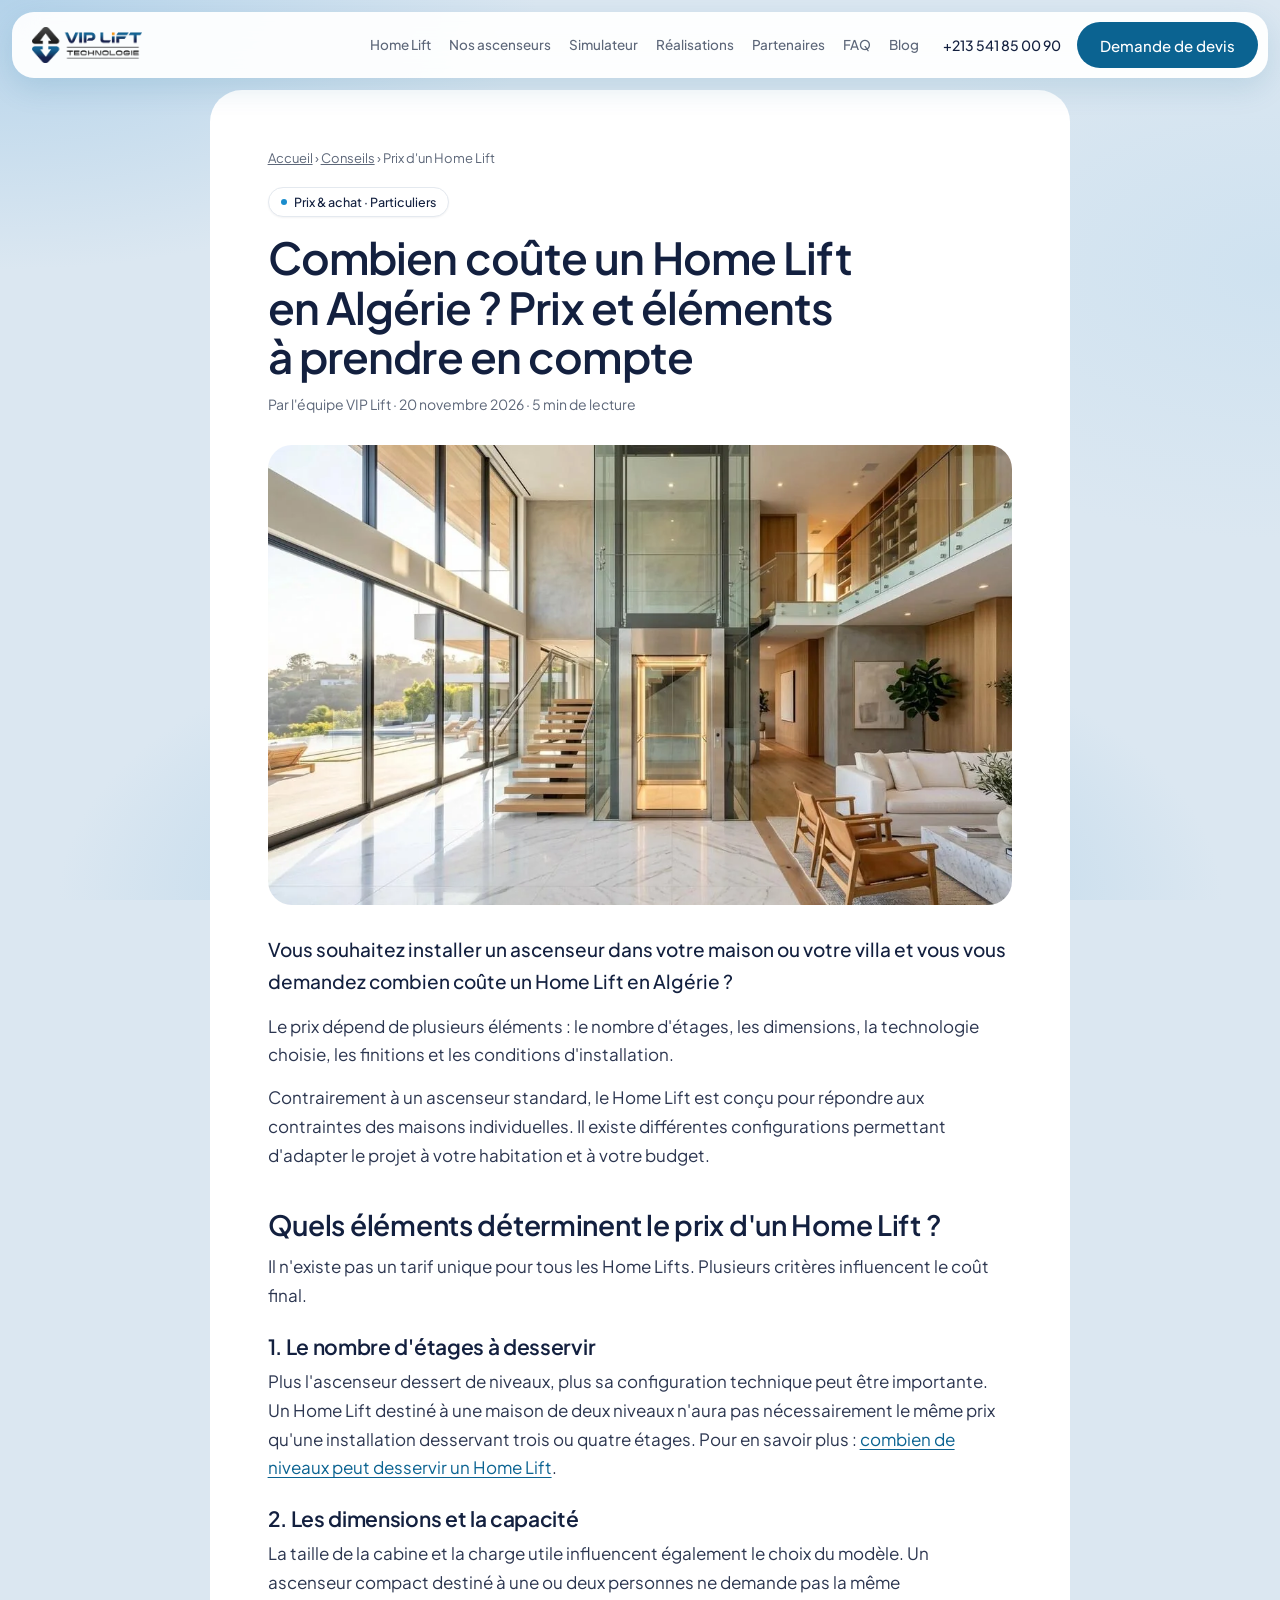
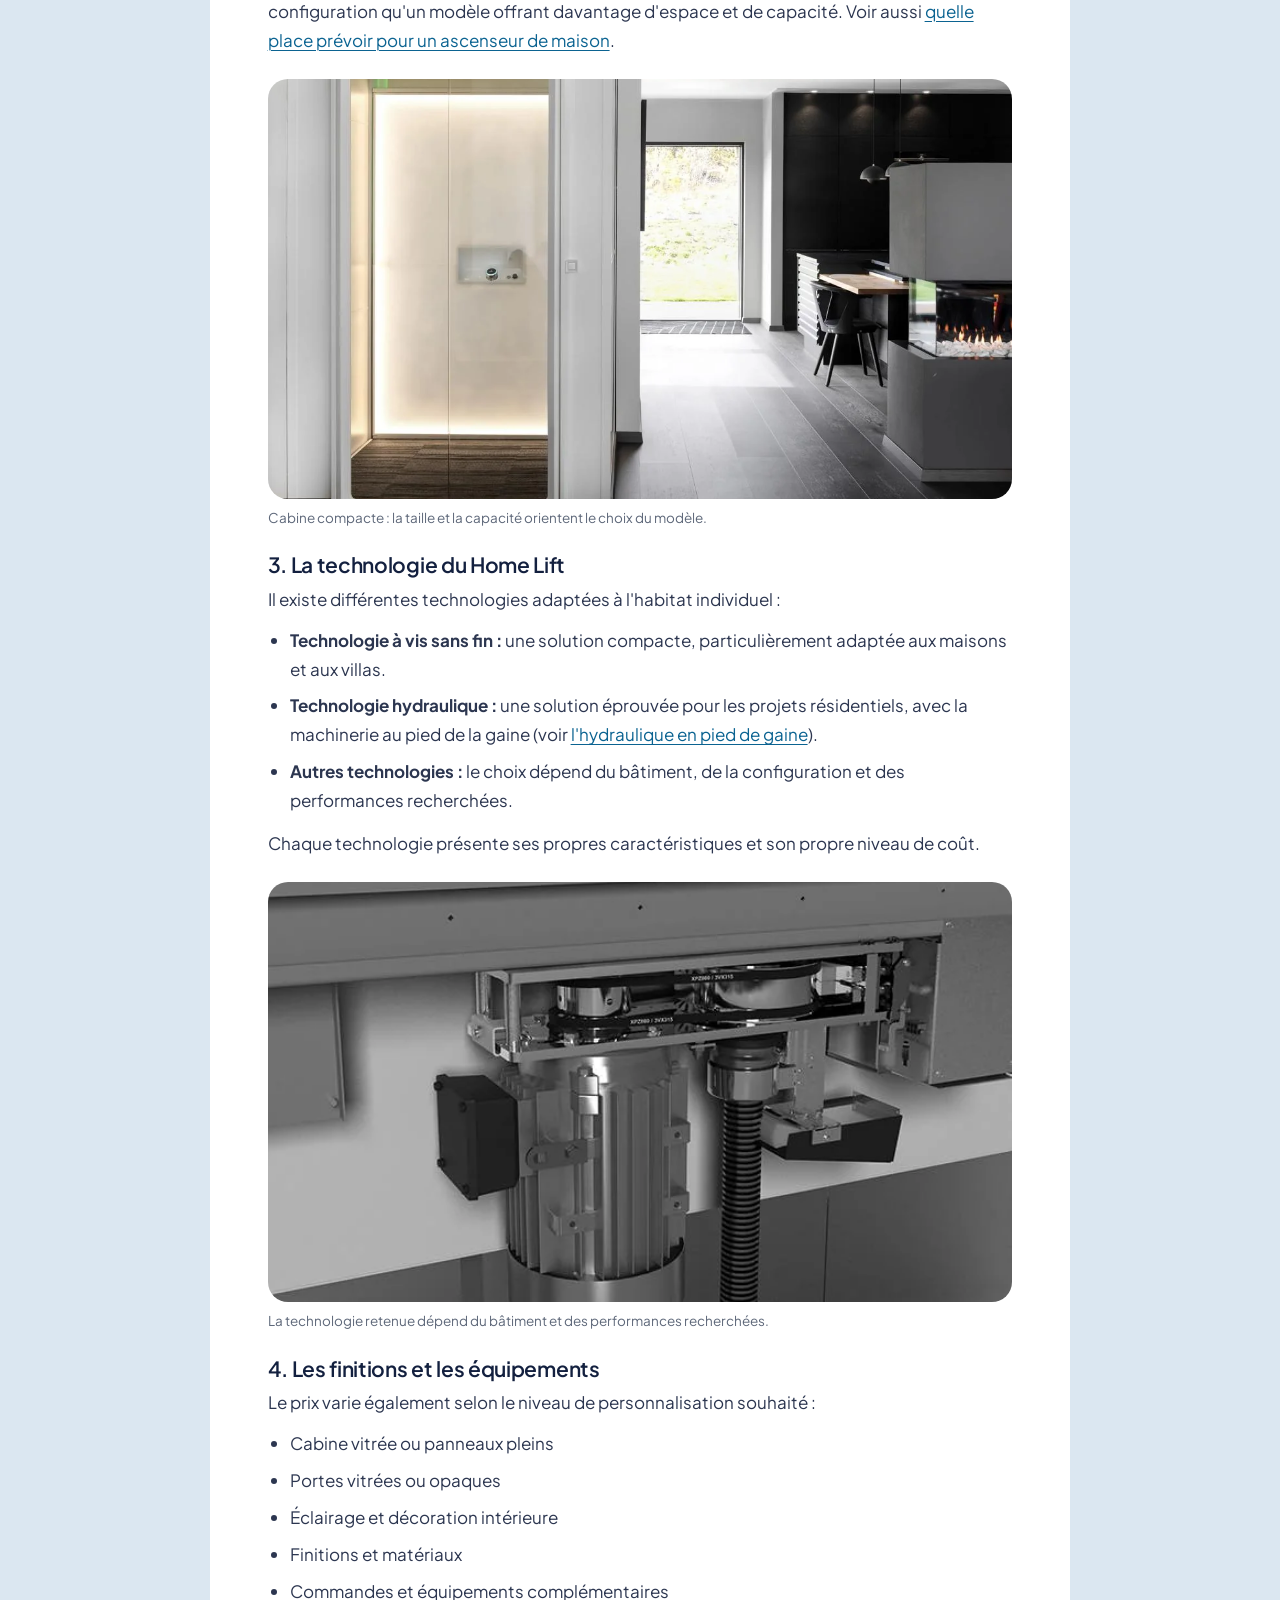
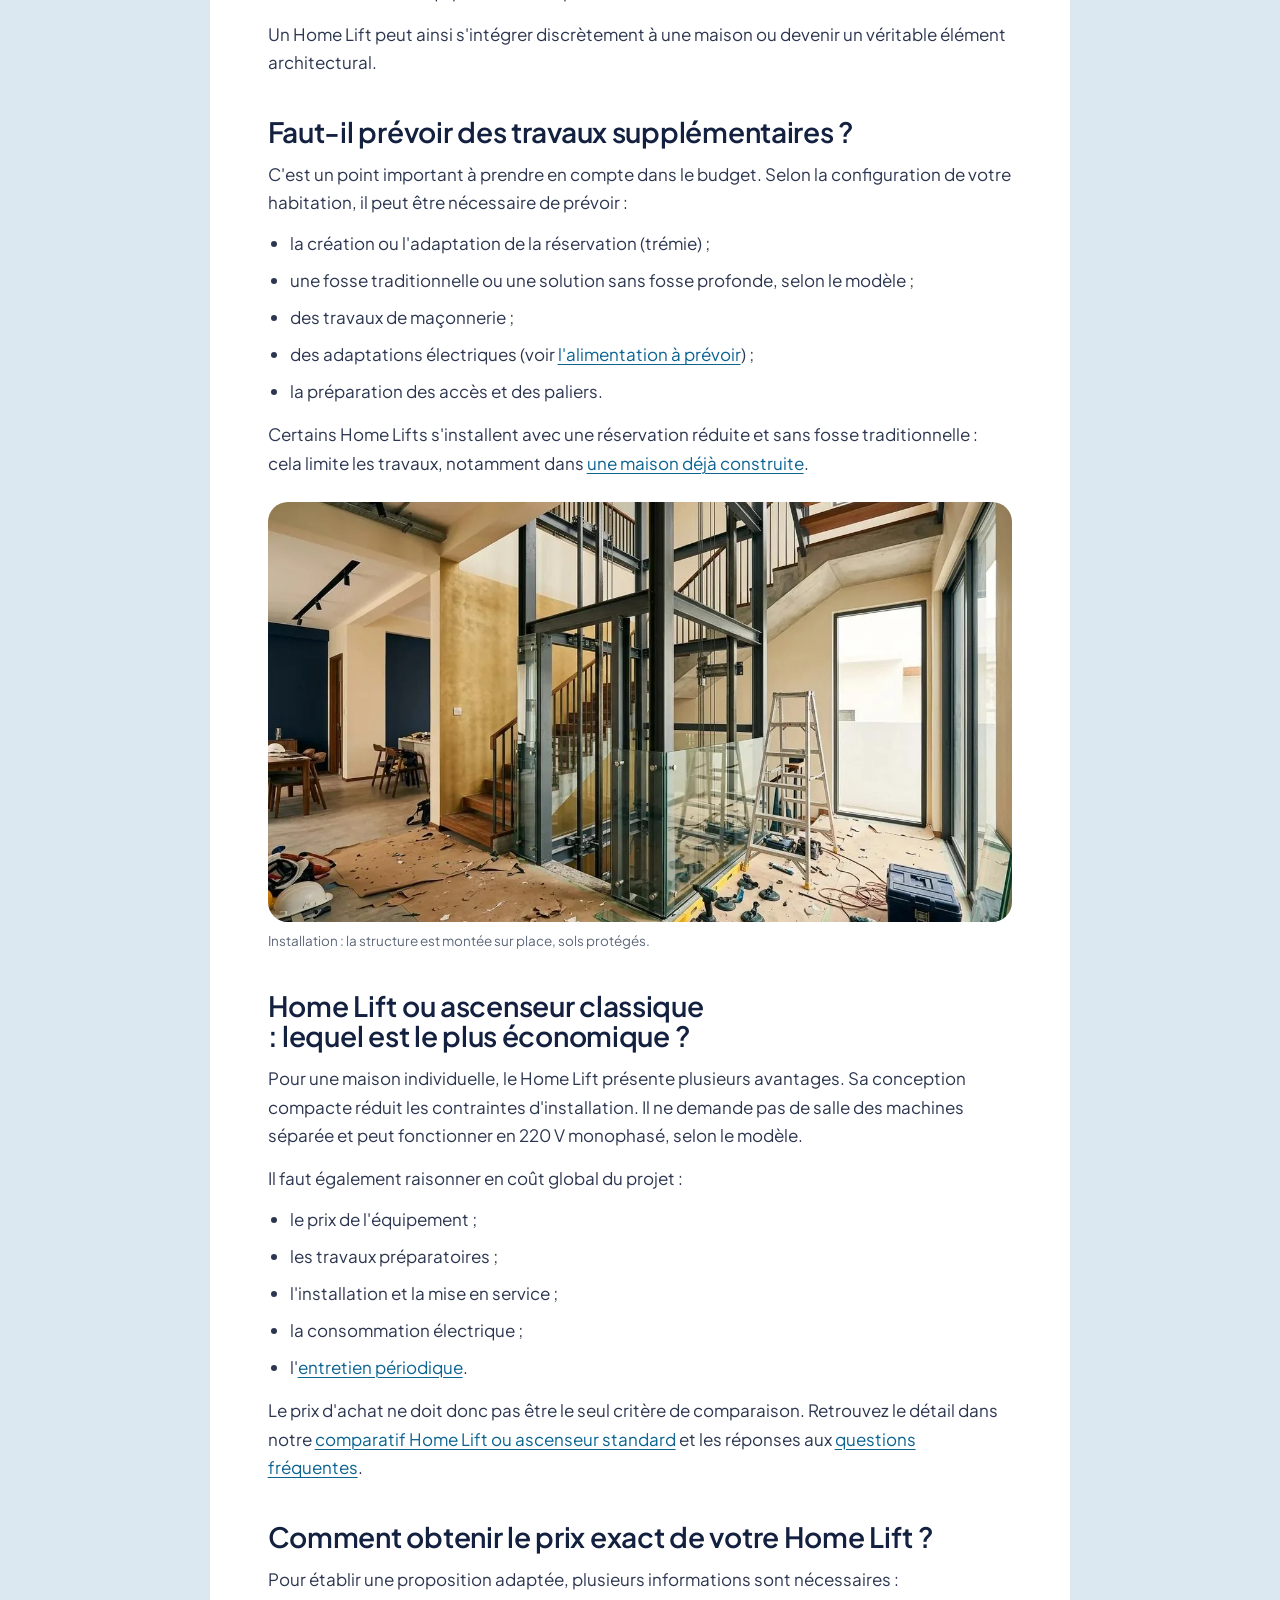
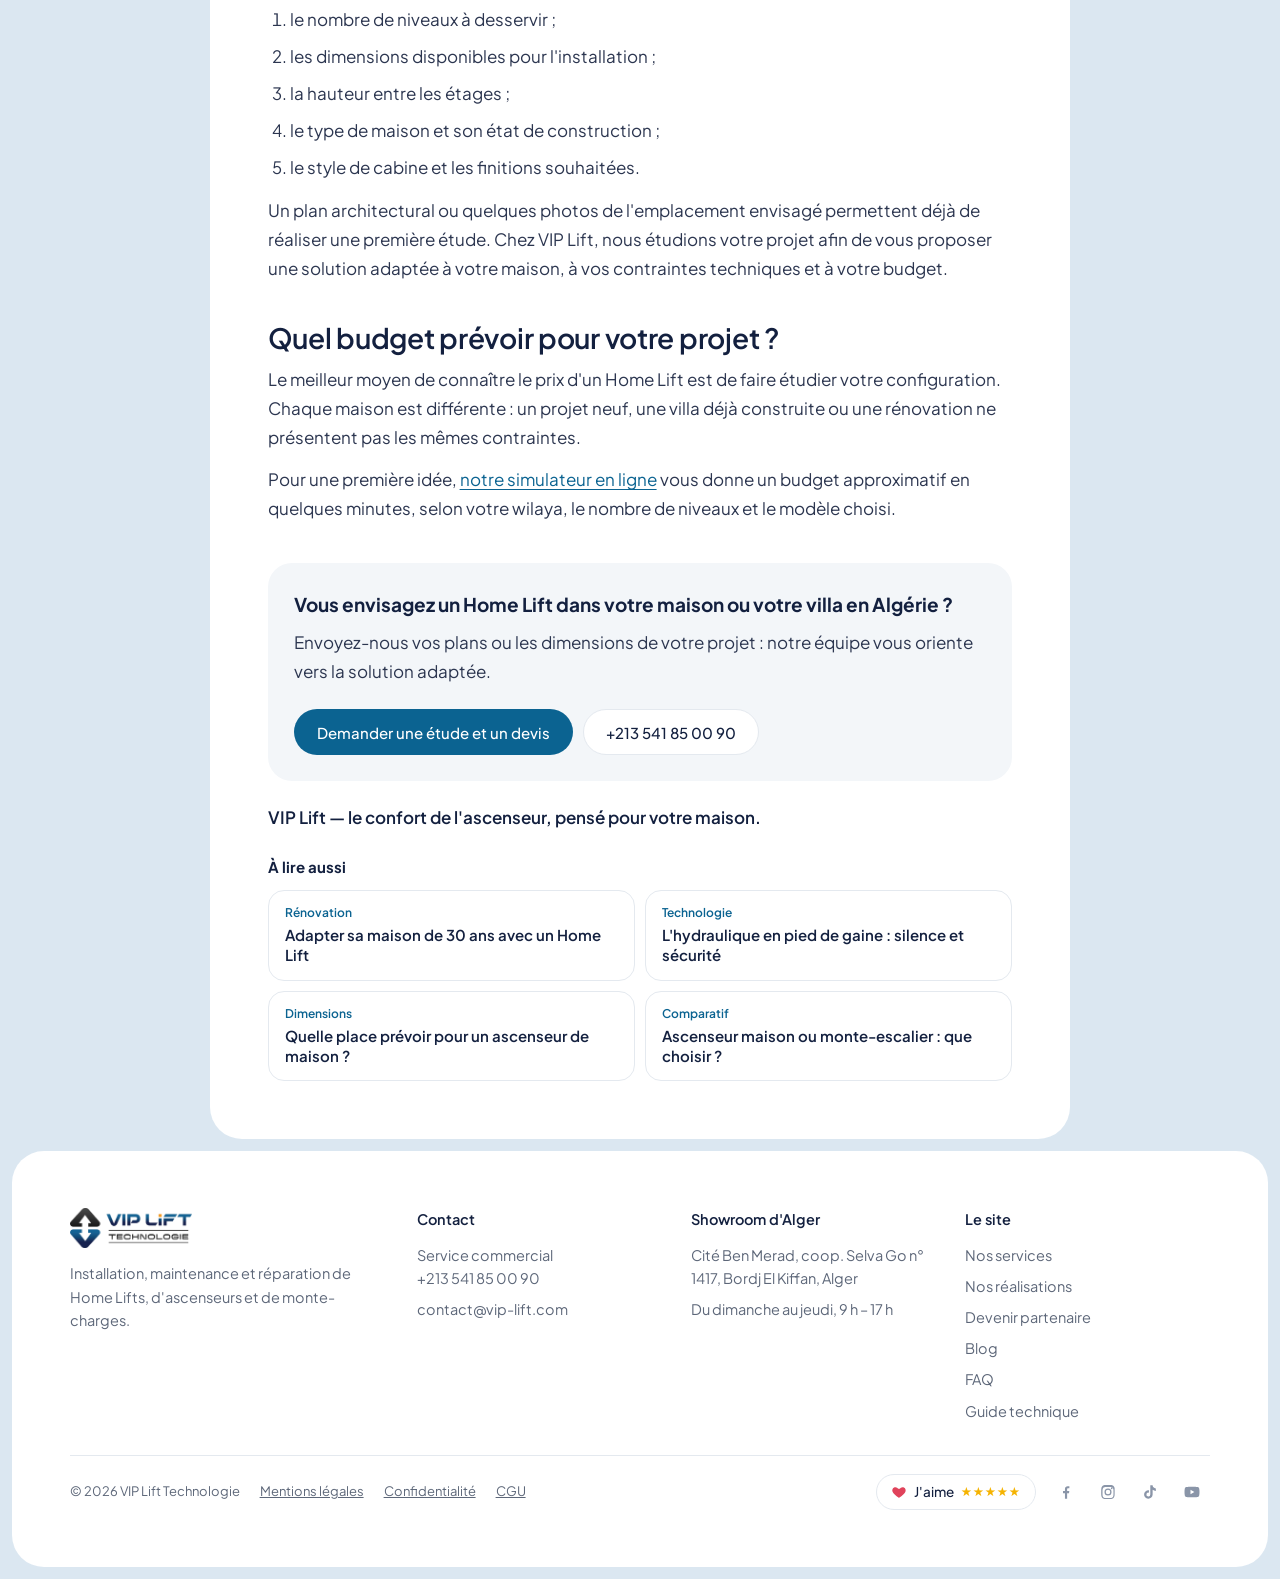
<file: nouveau/prix-home-lift-algerie.html>
<!DOCTYPE html>
<html lang="fr">
<head>
<meta charset="UTF-8">
<meta name="robots" content="noindex, nofollow">
<meta name="viewport" content="width=device-width, initial-scale=1">
<title>Prix Home Lift en Algérie : combien coûte un ascenseur maison ?</title>
<meta name="description" content="Découvrez les éléments qui déterminent le prix d'un Home Lift en Algérie : dimensions, étages, technologie, installation et finitions.">
<link rel="canonical" href="https://vip-lift.com/prix-home-lift-algerie.html">
<meta name="theme-color" content="#0b6391">
<meta property="og:type" content="article">
<meta property="og:locale" content="fr_DZ">
<meta property="og:site_name" content="VIP Lift Technologie">
<meta property="og:title" content="Prix Home Lift en Algérie : combien coûte un ascenseur maison ?">
<meta property="og:description" content="Découvrez les éléments qui déterminent le prix d'un Home Lift en Algérie : dimensions, étages, technologie, installation et finitions.">
<meta property="og:url" content="https://vip-lift.com/prix-home-lift-algerie.html">
<meta property="og:image" content="https://vip-lift.com/img/px-villa.webp">
<meta name="twitter:card" content="summary_large_image">
<link rel="icon" type="image/png" sizes="32x32" href="img/favicon-32.png"><link rel="icon" type="image/png" sizes="192x192" href="img/favicon-192.png"><link rel="apple-touch-icon" href="img/apple-touch-icon.png">
<link rel="preconnect" href="https://fonts.googleapis.com"><link rel="preconnect" href="https://fonts.gstatic.com" crossorigin>
<link href="https://fonts.googleapis.com/css2?family=Plus+Jakarta+Sans:wght@400;500;600&display=swap" rel="stylesheet">
<link rel="stylesheet" href="style.css?v=38">
<script type="application/ld+json">[{"@context": "https://schema.org", "@type": "Article", "headline": "Combien coûte un Home Lift en Algérie ? Prix et éléments à prendre en compte", "description": "Découvrez les éléments qui déterminent le prix d'un Home Lift en Algérie : dimensions, étages, technologie, installation et finitions.", "image": "https://vip-lift.com/img/px-villa.webp", "datePublished": "2026-11-20", "dateModified": "2026-11-20", "inLanguage": "fr", "mainEntityOfPage": "https://vip-lift.com/prix-home-lift-algerie.html", "author": {"@type": "Organization", "name": "VIP Lift Technologie", "url": "https://vip-lift.com/"}, "publisher": {"@id": "https://vip-lift.com/#entreprise", "@type": "Organization", "name": "VIP Lift Technologie", "logo": {"@type": "ImageObject", "url": "https://vip-lift.com/img/logo-h.png"}}}, {"@context": "https://schema.org", "@type": "BreadcrumbList", "itemListElement": [{"@type": "ListItem", "position": 1, "name": "Accueil", "item": "https://vip-lift.com/"}, {"@type": "ListItem", "position": 2, "name": "Prix d'un Home Lift", "item": "https://vip-lift.com/prix-home-lift-algerie.html"}]}]</script>
</head>
<body class="art-page">

<header class="nav"><div>
  <a class="logo" href="./" aria-label="VIP Lift Technologie – accueil"><img src="img/logo-h.png" alt="VIP Lift Technologie" width="1024" height="334" decoding="async"></a>
  <nav aria-label="Navigation principale">
    <a href="./#possible">Home Lift</a><a href="./#offres">Nos ascenseurs</a><a href="./#simulateur">Simulateur</a><a href="./#realisations">Réalisations</a><a href="./#partenaires">Partenaires</a><a href="./#faq">FAQ</a><a href="./#blog">Blog</a>
  </nav>
  <a class="tel" href="tel:+213541850090">+213 541 85 00 90</a>
  <a class="btn or" href="./#simulateur">Demande de devis</a>
</div></header>

<main>
<article class="panel art">
  <nav class="crumb" aria-label="Fil d'Ariane"><a href="./">Accueil</a> › <a href="./#blog">Conseils</a> › <span>Prix d'un Home Lift</span></nav>
  <span class="pill">Prix &amp; achat · Particuliers</span>
  <h1>Combien coûte un Home Lift en Algérie ? Prix et éléments à prendre en compte</h1>
  <p class="meta">Par l'équipe VIP Lift · 20 novembre 2026 · 5 min de lecture</p>
  <figure class="art-hero"><img src="img/px-villa.webp" alt="Home Lift vitré dans une villa contemporaine à double hauteur" width="1186" height="667" fetchpriority="high" decoding="async"></figure>
  <p class="chapo">Vous souhaitez installer un ascenseur dans votre maison ou votre villa et vous vous demandez combien coûte un Home Lift en Algérie ?</p>
  <p>Le prix dépend de plusieurs éléments : le nombre d'étages, les dimensions, la technologie choisie, les finitions et les conditions d'installation.</p>
  <p>Contrairement à un ascenseur standard, le Home Lift est conçu pour répondre aux contraintes des maisons individuelles. Il existe différentes configurations permettant d'adapter le projet à votre habitation et à votre budget.</p>

  <h2>Quels éléments déterminent le prix d'un Home Lift ?</h2>
  <p>Il n'existe pas un tarif unique pour tous les Home Lifts. Plusieurs critères influencent le coût final.</p>

  <h3>1. Le nombre d'étages à desservir</h3>
  <p>Plus l'ascenseur dessert de niveaux, plus sa configuration technique peut être importante. Un Home Lift destiné à une maison de deux niveaux n'aura pas nécessairement le même prix qu'une installation desservant trois ou quatre étages. Pour en savoir plus : <a href="https://vip-lift.com/combien-de-niveaux-peut-desservir-un-home-lift-dans-une-villa/">combien de niveaux peut desservir un Home Lift</a>.</p>

  <h3>2. Les dimensions et la capacité</h3>
  <p>La taille de la cabine et la charge utile influencent également le choix du modèle. Un ascenseur compact destiné à une ou deux personnes ne demande pas la même configuration qu'un modèle offrant davantage d'espace et de capacité. Voir aussi <a href="https://vip-lift.com/quelle-place-faut-il-prevoir-pour-un-ascenseur-de-maison-dimensions-et-conseils/">quelle place prévoir pour un ascenseur de maison</a>.</p>
  <figure class="art-fig"><img src="img/px-cabine.webp" alt="Cabine de Home Lift compacte avec portes vitrées et éclairage intégré" width="1147" height="860" loading="lazy" decoding="async"><figcaption>Cabine compacte : la taille et la capacité orientent le choix du modèle.</figcaption></figure>

  <h3>3. La technologie du Home Lift</h3>
  <p>Il existe différentes technologies adaptées à l'habitat individuel :</p>
  <ul>
    <li><b>Technologie à vis sans fin :</b> une solution compacte, particulièrement adaptée aux maisons et aux villas.</li>
    <li><b>Technologie hydraulique :</b> une solution éprouvée pour les projets résidentiels, avec la machinerie au pied de la gaine (voir <a href="home-lift-hydraulique-pied-de-gaine.html">l'hydraulique en pied de gaine</a>).</li>
    <li><b>Autres technologies :</b> le choix dépend du bâtiment, de la configuration et des performances recherchées.</li>
  </ul>
  <p>Chaque technologie présente ses propres caractéristiques et son propre niveau de coût.</p>
  <figure class="art-fig"><img src="img/px-techno.webp" alt="Machinerie compacte d'un Home Lift" width="676" height="507" loading="lazy" decoding="async"><figcaption>La technologie retenue dépend du bâtiment et des performances recherchées.</figcaption></figure>

  <h3>4. Les finitions et les équipements</h3>
  <p>Le prix varie également selon le niveau de personnalisation souhaité :</p>
  <ul>
    <li>Cabine vitrée ou panneaux pleins</li>
    <li>Portes vitrées ou opaques</li>
    <li>Éclairage et décoration intérieure</li>
    <li>Finitions et matériaux</li>
    <li>Commandes et équipements complémentaires</li>
  </ul>
  <p>Un Home Lift peut ainsi s'intégrer discrètement à une maison ou devenir un véritable élément architectural.</p>

  <h2>Faut-il prévoir des travaux supplémentaires ?</h2>
  <p>C'est un point important à prendre en compte dans le budget. Selon la configuration de votre habitation, il peut être nécessaire de prévoir :</p>
  <ul>
    <li>la création ou l'adaptation de la réservation (trémie) ;</li>
    <li>une fosse traditionnelle ou une solution sans fosse profonde, selon le modèle ;</li>
    <li>des travaux de maçonnerie ;</li>
    <li>des adaptations électriques (voir <a href="preparation-chantier-home-lift.html#electricite">l'alimentation à prévoir</a>) ;</li>
    <li>la préparation des accès et des paliers.</li>
  </ul>
  <p>Certains Home Lifts s'installent avec une réservation réduite et sans fosse traditionnelle : cela limite les travaux, notamment dans <a href="adapter-maison-30-ans-home-lift.html">une maison déjà construite</a>.</p>
  <figure class="art-fig"><img src="img/px-chantier.webp" alt="Installation d'un Home Lift avec structure acier et verre dans une maison, sol protégé" width="1200" height="805" loading="lazy" decoding="async"><figcaption>Installation : la structure est montée sur place, sols protégés.</figcaption></figure>

  <h2>Home Lift ou ascenseur classique : lequel est le plus économique ?</h2>
  <p>Pour une maison individuelle, le Home Lift présente plusieurs avantages. Sa conception compacte réduit les contraintes d'installation. Il ne demande pas de salle des machines séparée et peut fonctionner en 220 V monophasé, selon le modèle.</p>
  <p>Il faut également raisonner en coût global du projet :</p>
  <ul>
    <li>le prix de l'équipement ;</li>
    <li>les travaux préparatoires ;</li>
    <li>l'installation et la mise en service ;</li>
    <li>la consommation électrique ;</li>
    <li>l'<a href="https://vip-lift.com/%f0%9f%94%a7-entretien-dun-home-lift-frequence-cout-et-points-de-controle/">entretien périodique</a>.</li>
  </ul>
  <p>Le prix d'achat ne doit donc pas être le seul critère de comparaison. Retrouvez le détail dans notre <a href="./#comparatif">comparatif Home Lift ou ascenseur standard</a> et les réponses aux <a href="faq-home-lift.html">questions fréquentes</a>.</p>

  <h2>Comment obtenir le prix exact de votre Home Lift ?</h2>
  <p>Pour établir une proposition adaptée, plusieurs informations sont nécessaires :</p>
  <ol>
    <li>le nombre de niveaux à desservir ;</li>
    <li>les dimensions disponibles pour l'installation ;</li>
    <li>la hauteur entre les étages ;</li>
    <li>le type de maison et son état de construction ;</li>
    <li>le style de cabine et les finitions souhaitées.</li>
  </ol>
  <p>Un plan architectural ou quelques photos de l'emplacement envisagé permettent déjà de réaliser une première étude. Chez VIP Lift, nous étudions votre projet afin de vous proposer une solution adaptée à votre maison, à vos contraintes techniques et à votre budget.</p>

  <h2>Quel budget prévoir pour votre projet ?</h2>
  <p>Le meilleur moyen de connaître le prix d'un Home Lift est de faire étudier votre configuration. Chaque maison est différente : un projet neuf, une villa déjà construite ou une rénovation ne présentent pas les mêmes contraintes.</p>
  <p>Pour une première idée, <a href="./#simulateur">notre simulateur en ligne</a> vous donne un budget approximatif en quelques minutes, selon votre wilaya, le nombre de niveaux et le modèle choisi.</p>

  <aside class="art-cta">
    <b>Vous envisagez un Home Lift dans votre maison ou votre villa en Algérie ?</b>
    <p>Envoyez-nous vos plans ou les dimensions de votre projet : notre équipe vous oriente vers la solution adaptée.</p>
    <div class="pbtns"><a class="btn" href="./#simulateur">Demander une étude et un devis</a><a class="btn ghost" href="tel:+213541850090">+213 541 85 00 90</a></div>
  </aside>
  <p style="margin-top:22px;font-weight:600;color:var(--ink)">VIP Lift — le confort de l'ascenseur, pensé pour votre maison.</p>
  <aside class="related"><b>À lire aussi</b><div><a href="adapter-maison-30-ans-home-lift.html"><small>Rénovation</small>Adapter sa maison de 30 ans avec un Home Lift</a><a href="home-lift-hydraulique-pied-de-gaine.html"><small>Technologie</small>L'hydraulique en pied de gaine : silence et sécurité</a><a href="https://vip-lift.com/quelle-place-faut-il-prevoir-pour-un-ascenseur-de-maison-dimensions-et-conseils/"><small>Dimensions</small>Quelle place prévoir pour un ascenseur de maison ?</a><a href="https://vip-lift.com/ascenseur-maison-ou-monte-escalier-quelle-solution-choisir-pour-une-villa-en-algerie/"><small>Comparatif</small>Ascenseur maison ou monte-escalier : que choisir ?</a></div></aside>
</article>
</main>

<footer class="panel">
  <div class="ft">
    <div><img src="img/logo-h.png" alt="VIP Lift Technologie" width="1024" height="334" decoding="async"><p style="color:var(--mut);margin-top:14px;max-width:34ch">Installation, maintenance et réparation de Home Lifts, d'ascenseurs et de monte-charges.</p></div>
    <div><h4>Contact</h4><ul><li>Service commercial<br><a href="tel:+213541850090">+213 541 85 00 90</a></li><li><a href="mailto:contact@vip-lift.com">contact@vip-lift.com</a></li></ul></div>
    <div><h4>Showroom d'Alger</h4><ul><li>Cité Ben Merad, coop. Selva Go n° 1417, Bordj El Kiffan, Alger</li><li>Du dimanche au jeudi, 9 h – 17 h</li></ul></div>
    <div><h4>Le site</h4><ul><li><a href="https://vip-lift.com/nos-services/">Nos services</a></li><li><a href="https://vip-lift.com/nosrealisations/">Nos réalisations</a></li><li><a href="https://vip-lift.com/devenir-partenaire/">Devenir partenaire</a></li><li><a href="https://vip-lift.com/blog/">Blog</a></li><li><a href="faq-home-lift.html">FAQ</a></li><li><a href="preparation-chantier-home-lift.html">Guide technique</a></li></ul></div>
  </div>
  <div class="legal"><div class="lg"><span>© 2026 VIP Lift Technologie</span><a href="https://vip-lift.com/mentions-legales/">Mentions légales</a><a href="https://vip-lift.com/politique-de-confidentialite-2/">Confidentialité</a><a href="https://vip-lift.com/conditions-generales-dutilisation/">CGU</a></div>
    <div class="soc">
      <a class="like" id="lk-avis" href="#" target="_blank" rel="noopener"><svg viewBox="0 0 24 24" aria-hidden="true"><path d="M12 21s-7.5-4.6-9.6-9.2C1 8.6 3 5 6.6 5c2.1 0 3.4 1.2 4.1 2.3h2.6C14 6.2 15.3 5 17.4 5 21 5 23 8.6 21.6 11.8 19.5 16.4 12 21 12 21z"/></svg>J'aime<span class="stars">★★★★★</span></a>
      <a class="ic" id="lk-facebook" href="#" target="_blank" rel="noopener" aria-label="Facebook"><svg viewBox="0 0 24 24"><path d="M13.5 21v-7.5h2.5l.4-3h-2.9V8.6c0-.9.3-1.5 1.5-1.5h1.5V4.4c-.3 0-1.2-.1-2.2-.1-2.2 0-3.7 1.3-3.7 3.8v2.4H8v3h2.6V21h2.9z"/></svg></a>
      <a class="ic" id="lk-instagram" href="#" target="_blank" rel="noopener" aria-label="Instagram"><svg viewBox="0 0 24 24"><path d="M12 7.3A4.7 4.7 0 1 0 12 16.7 4.7 4.7 0 0 0 12 7.3zm0 7.7a3 3 0 1 1 0-6 3 3 0 0 1 0 6zm4.9-8.9a1.1 1.1 0 1 0 0 2.2 1.1 1.1 0 0 0 0-2.2zM20.9 8c-.1-1.5-.4-2.8-1.5-3.9S17 2.7 15.5 2.6C14 2.5 10 2.5 8.5 2.6 7 2.7 5.7 3 4.6 4.1S3.1 6.5 3 8C2.9 9.5 2.9 14.5 3 16c.1 1.5.4 2.8 1.5 3.9s2.4 1.4 3.9 1.5c1.5.1 5.5.1 7 0 1.5-.1 2.8-.4 3.9-1.5s1.4-2.4 1.5-3.9c.1-1.5.1-6.5 0-8zm-2 9.9a3 3 0 0 1-1.7 1.7c-1.2.5-4 .4-5.2.4s-4 .1-5.2-.4a3 3 0 0 1-1.7-1.7c-.5-1.2-.4-4-.4-5.2s-.1-4 .4-5.2a3 3 0 0 1 1.7-1.7c1.2-.5 4-.4 5.2-.4s4-.1 5.2.4a3 3 0 0 1 1.7 1.7c.5 1.2.4 4 .4 5.2s.1 4-.4 5.2z"/></svg></a>
      <a class="ic" id="lk-tiktok" href="#" target="_blank" rel="noopener" aria-label="TikTok"><svg viewBox="0 0 24 24"><path d="M16.6 5.8A4.3 4.3 0 0 1 15.5 3h-3.1v12.4a2.6 2.6 0 1 1-1.8-2.5V9.7a5.7 5.7 0 1 0 4.9 5.7V9.1a7.3 7.3 0 0 0 4.3 1.4V7.4a4.3 4.3 0 0 1-3.2-1.6z"/></svg></a>
      <a class="ic" id="lk-youtube" href="#" target="_blank" rel="noopener" aria-label="YouTube"><svg viewBox="0 0 24 24"><path d="M21.6 7.2a2.5 2.5 0 0 0-1.8-1.8C18.2 5 12 5 12 5s-6.2 0-7.8.4A2.5 2.5 0 0 0 2.4 7.2 26 26 0 0 0 2 12a26 26 0 0 0 .4 4.8 2.5 2.5 0 0 0 1.8 1.8C5.8 19 12 19 12 19s6.2 0 7.8-.4a2.5 2.5 0 0 0 1.8-1.8A26 26 0 0 0 22 12a26 26 0 0 0-.4-4.8zM10 15V9l5.2 3L10 15z"/></svg></a>
    </div>
  </div>
</footer>

<script src="liens.js?v=8" defer></script>
</body>
</html>
</file>
<file: mise-en-ligne/style.css>
/* VOICE: le modèle fourni, à la lettre : panneaux blancs très arrondis posés sur un fond nuit bleu-violet, typographie fine, beaucoup d'air.
   IDEA: la page comme une gaine d'ascenseur : chaque panneau est un niveau.
   PICTURE: les vraies photos de vip-lift.com en grandes cartes arrondies, la carte processus en verre dépoli, la coupe animée du simulateur.
   COLOUR and TYPE: fond #0a1440 → indigo → violet, panneaux blancs, encre marine, dégradés bleu-cyan-violet ; orange VIP pour l'action ; Plus Jakarta Sans 400/500.
   LAYOUT: héro, bandeau, chiffre + photo, services en pilules, manifeste, grande photo, deux cartes, processus, offres, simulateur, réalisations, comparatif, finitions, partenaires, FAQ, conseils, bandeau final. */
:root{color-scheme:light;--panel:#fff;--soft:#f3f6f9;--ink:#13203f;--mut:#5d6779;--line:#e4e9ef;--blue:#0b6391;
--btn:#0b6391;--btnink:#fff;--acc:#0b6391;--accink:#fff;--dot:#1a8ccc;
--frame:#dbe7f1;--frame-img:radial-gradient(70% 50% at 0% 0%,#b4d3ea 0%,transparent 60%),radial-gradient(60% 50% at 100% 30%,#cfe2f0 0%,transparent 60%),radial-gradient(70% 50% at 50% 100%,#a9cde6 0%,transparent 65%);
--g-card:linear-gradient(160deg,#0b6391 0%,#1a8ccc 100%);
--g-proc:linear-gradient(120deg,#0b6391 0%,#1a8ccc 60%,#58b6e6 100%);
--g-view:linear-gradient(150deg,#0b6391 0%,#1a8ccc 100%);
--g-acc:linear-gradient(135deg,#1a8ccc 0%,#0b6391 100%);
--g-cta:linear-gradient(135deg,#0b6391 0%,#17224f 100%);--glow:#58b6e666;
--grad:var(--g-view);--grad2:var(--g-acc)}
*{box-sizing:border-box;min-width:0}
html{scroll-behavior:smooth;scroll-padding-top:96px}
body{margin:0;color:var(--ink);font:16px/1.6 'Plus Jakarta Sans',system-ui,sans-serif;overflow-x:clip;background:var(--frame);background-image:var(--frame-img);background-attachment:fixed;padding:0 12px}
img{max-width:100%;display:block;height:auto}
a{color:inherit}
h1,h2,h3{margin:0;font-weight:500;letter-spacing:-.035em;line-height:1.08;text-wrap:balance}
h1{font-size:clamp(38px,5vw,60px)}h2{font-size:clamp(28px,3.4vw,42px)}h3{font-size:19px;letter-spacing:-.015em}
p{margin:0}
.panel{background:var(--panel);border-radius:32px;max-width:1280px;margin:12px auto;padding:clamp(26px,4.5vw,64px);position:relative;overflow:hidden}
.pill{display:inline-flex;align-items:center;gap:7px;border:1px solid var(--line);border-radius:99px;padding:4px 12px;font-size:12.5px;font-weight:500;background:#fff;color:var(--ink);box-shadow:0 1px 2px #0b16300d}
.pill::before{content:"";width:6px;height:6px;border-radius:50%;background:var(--dot)}
.center{text-align:center}.center .lead{margin-inline:auto}
.lead{font-size:17px;color:var(--mut);max-width:58ch;margin-top:14px}
.btn{display:inline-flex;align-items:center;justify-content:center;gap:8px;min-height:46px;padding:0 22px;border-radius:99px;font:500 15px 'Plus Jakarta Sans',sans-serif;text-decoration:none;border:1px solid transparent;cursor:pointer;white-space:nowrap;background:var(--btn);color:var(--btnink)}
.btn.or{background:var(--acc);color:var(--accink)}.btn.or:hover{filter:brightness(1.12)}
.btn.ghost{background:#fff;color:var(--ink);border-color:var(--line)}
.btn.wh{background:#fff;color:#0b1630}
.btn[disabled]{opacity:.4;cursor:not-allowed}
:focus-visible{outline:3px solid var(--blue);outline-offset:2px}
/* nav */
.nav{position:sticky;top:10px;z-index:30;max-width:1280px;margin:12px auto 0}
.nav>div{display:flex;align-items:center;gap:16px;background:#ffffffee;backdrop-filter:blur(12px);border-radius:22px;padding:10px 10px 10px 20px;box-shadow:0 10px 30px #0b639122}
.logo img{height:36px;width:auto}
.nav nav{display:flex;gap:2px;margin-left:auto;font-size:14px;font-weight:500}
.nav nav a{white-space:nowrap;text-decoration:none;color:var(--mut);padding:8px 12px;border-radius:99px}.nav nav a:hover{background:var(--soft);color:var(--ink)}
.tel{font-weight:500;font-size:14px;text-decoration:none;white-space:nowrap}
@media(max-width:1100px){.nav nav{display:none}.tel{margin-left:auto}}
@media(max-width:1300px){.nav nav{font-size:13.5px}.nav nav a{padding:8px 8px}}
@media(max-width:600px){body{padding:0 8px}.tel{display:none}.nav .btn{margin-left:auto;padding:0 16px;min-height:42px;font-size:14px}.logo img{height:30px}.panel{border-radius:24px;margin:8px auto}}
/* héro photo */
.heroimg{padding:0;min-height:clamp(540px,84vh,780px);display:flex;align-items:flex-end;isolation:isolate}
.heroimg .kb{position:absolute;inset:0;width:100%;height:100%;object-fit:cover;object-position:52% 50%;transform-origin:52% 45%;animation:kb 18s cubic-bezier(.25,.6,.3,1) forwards;z-index:-2}
@keyframes kb{from{transform:scale(1)}to{transform:scale(1.2)}}
.heroimg::after{content:"";position:absolute;inset:0;z-index:-1;background:linear-gradient(180deg,#0b1d3a00 30%,#0b1d3aa6 68%,#0b1d3aeb 100%),linear-gradient(90deg,#0b1d3a59 0%,#0b1d3a00 55%)}
.hov{padding:clamp(26px,4.5vw,64px);color:#fff;max-width:760px;animation:up 1.2s .2s both}
@keyframes up{from{opacity:0;transform:translateY(24px)}}
.hov .pill{background:#ffffff26;border-color:#ffffff4d;color:#fff;box-shadow:none;backdrop-filter:blur(8px)}.hov .pill::before{background:#fff}
.hov h1 .h1t{display:block;margin-top:18px}.hov h1 .pill{letter-spacing:0;line-height:1.4}
.hov h1{color:#fff;font-size:clamp(40px,6vw,76px)}
.btn.glass{background:#ffffff1f;color:#fff;border-color:#ffffff66;backdrop-filter:blur(8px)}
.hchip{right:20px;top:20px;animation:up 1.2s .6s both}
.lines{list-style:none;margin:0;padding:0;display:grid;gap:2px;--fs:clamp(19px,2.3vw,30px)}
.lines li{overflow:hidden;white-space:nowrap;font-size:var(--fs);font-weight:500;letter-spacing:-.025em;line-height:1.32;color:var(--ink)}
.lines li:nth-child(even){color:var(--mut)}
.lines li span{display:block;transform:translateY(110%);transition:transform .9s cubic-bezier(.2,.7,.2,1)}
.lines li.in span{transform:none}
.rotl{margin-top:26px;font-size:clamp(30px,4.2vw,52px);font-weight:500;letter-spacing:-.035em;line-height:1.15;white-space:nowrap;display:flex;gap:.25em}
.rot{display:block;height:1.15em;overflow:hidden;line-height:1.15}
.rotin{display:block;transition:transform .7s cubic-bezier(.2,.7,.2,1)}
.rotin span{display:block;height:1.15em;line-height:1.15;background:var(--g-acc);-webkit-background-clip:text;background-clip:text;color:transparent}
@media(prefers-reduced-motion:reduce){.lines li span{transform:none}}
.hero2{display:grid;grid-template-columns:minmax(0,1.4fr) minmax(0,1fr);gap:clamp(20px,4vw,56px);align-items:end}
@media(max-width:860px){.hero2{grid-template-columns:1fr}}
@media(max-width:600px){.heroimg{min-height:78svh}.hchip{display:none}}
@media(prefers-reduced-motion:reduce){.heroimg .kb,.hov,.hchip{animation:none}}
/* héro */
.hero{display:grid;grid-template-columns:minmax(0,1fr) minmax(0,1.05fr);gap:clamp(24px,4vw,56px);align-items:center}
.hero h1{margin-top:18px}.sig{margin-top:20px;font-weight:600;font-size:15px;letter-spacing:-.01em}.sig span{color:var(--dot);margin:0 6px}.hcta{display:flex;flex-wrap:wrap;gap:10px;margin-top:28px}
.trust{display:inline-flex;max-width:100%;align-items:center;gap:12px;margin-top:30px;border:1px solid var(--line);border-radius:18px;padding:10px 16px 10px 10px;box-shadow:0 8px 24px #0b16300f}
.trust .av{display:flex;flex:none}.trust .av img{flex:none}.trust .av img{width:34px;height:34px;border-radius:50%;object-fit:cover;border:2px solid #fff;margin-left:-8px}.trust .av img:first-child{margin-left:0}
.trust b{display:block;font-size:14.5px;font-weight:600}.trust span{display:block;font-size:13px;line-height:1.45;color:var(--mut)}
.hpic{position:relative;border-radius:26px;overflow:hidden;aspect-ratio:1/1.02}
.hpic img{width:100%;height:100%;object-fit:cover}
.chip{position:absolute;background:#ffffffeb;color:#0b1630;border-radius:16px;padding:12px 16px;font-size:13.5px;box-shadow:0 10px 30px #0b163026;backdrop-filter:blur(8px)}
.chip b{display:block;font-size:17px;font-weight:600;letter-spacing:-.02em}
@media(max-width:900px){.hero{grid-template-columns:1fr}.hpic{aspect-ratio:4/3.4}}
/* bandeau */
.marq{padding:20px 0}
.marq div{display:flex;gap:30px;white-space:nowrap;width:max-content;animation:mq 40s linear infinite;font-size:clamp(26px,3.6vw,44px);font-weight:400;letter-spacing:-.03em;color:#c3c9d6}
.marq span::after{content:"·";margin-left:30px}
@keyframes mq{to{transform:translateX(-50%)}}
/* duo de cartes */
.duo{display:grid;grid-template-columns:minmax(0,1fr) minmax(0,1fr);gap:12px;max-width:1280px;margin:12px auto}
.card{border-radius:32px;overflow:hidden;position:relative;min-height:380px}
.stat{background:var(--g-card);color:#fff;padding:32px;display:flex;flex-direction:column;justify-content:space-between}
.stat .top{display:flex;justify-content:space-between;align-items:flex-start;gap:12px;font-size:14px;color:#cfe0ff;max-width:none}
.stat .ic{width:36px;height:36px;border-radius:10px;background:#ffffff26;display:grid;place-items:center;flex:none}
.stat .lb{font-size:clamp(20px,2.2vw,26px);letter-spacing:-.02em}
.stat .big{font-size:clamp(96px,13vw,170px);font-weight:500;letter-spacing:-.06em;line-height:.85;background:linear-gradient(180deg,#ffffff 10%,#ffffff33 95%);-webkit-background-clip:text;background-clip:text;color:transparent}
.stat{gap:28px}
.stat .sd{margin-top:16px;color:#e2f1fb;font-size:15px;max-width:46ch}
.stat .bar{height:2px;background:#ffffff40;position:relative;margin-top:16px}.stat .bar::after{content:"";position:absolute;left:0;top:0;bottom:0;width:70%;background:#fff}
.card.ph img{position:absolute;inset:0;width:100%;height:100%;object-fit:cover}
.card.ph .pill{position:absolute;left:18px;top:18px}
@media(max-width:760px){.duo{grid-template-columns:1fr;margin:8px auto}.card{border-radius:24px;min-height:320px}}
/* services en pilules */
.tags{display:flex;justify-content:center;flex-wrap:wrap;gap:8px;margin-top:16px}
.tags span{font-size:12.5px;border:1px solid var(--line);border-radius:99px;padding:3px 10px;color:var(--mut)}
.svc{margin:36px auto 0;display:grid;gap:10px;max-width:1000px}
.row{all:unset;box-sizing:border-box;display:grid;grid-template-columns:minmax(0,1fr) minmax(0,.8fr) minmax(0,1.5fr);gap:20px;align-items:center;border:1px solid var(--line);border-radius:99px;padding:16px 28px;cursor:pointer;transition:border-color .2s,box-shadow .2s;font-size:14.5px}
.row{position:relative;overflow:hidden}.row>*{position:relative;z-index:1}.row::before{content:"";position:absolute;inset:0;background:var(--g-acc);opacity:0;transition:opacity .6s ease}.row::after{content:"";position:absolute;left:0;bottom:0;height:3px;width:0;background:#ffffffaa;z-index:1}.row:hover{border-color:#c9cfdb}.row[aria-pressed=true]{border-color:transparent;box-shadow:0 10px 28px #0b639133;color:#fff}.row[aria-pressed=true]::before{opacity:1}.row[aria-pressed=true] .tl,.row[aria-pressed=true] .ds{color:#e2f1fb}.row .tl,.row .ds,.row b{transition:color .6s ease}.row.run::after{animation:fill var(--dwell,2.4s) linear forwards}@keyframes fill{to{width:100%}}
.row:focus-visible{outline:3px solid var(--blue)}
.row b{font-weight:500;font-size:16px}.row .tl{color:var(--mut)}.row .ds{color:var(--mut);font-size:13.5px}
@media(max-width:760px){.row{grid-template-columns:1fr;gap:4px;border-radius:22px;padding:16px 20px}.row .tl{display:none}}
/* manifeste */
.mani{font-size:clamp(28px,4.4vw,56px);font-weight:400;letter-spacing:-.035em;line-height:1.16;max-width:19ch;margin:22px auto 0;text-wrap:balance}
.mani img{display:inline-block;height:.82em;width:.82em;object-fit:cover;border-radius:50%;vertical-align:-.08em;margin:0 .06em;box-shadow:0 4px 12px #0b163033}
.kw{color:#c3cad6;transition:color .35s ease,background-color .35s ease;border-radius:4px;padding:0 1px;margin:0 -1px}
.kw.on{color:var(--ink)}.kw.cur{background:#1a8ccc26;color:var(--blue)}
.poss b .kw.on{color:var(--ink)}
.etp{margin:34px auto 0;max-width:980px;border-radius:24px;overflow:hidden;box-shadow:0 18px 44px #0b163022}.etp img{width:100%;height:auto}
.poss{max-width:62ch;margin:26px auto 0;display:grid;gap:12px;color:var(--mut);font-size:17px}.poss b{color:var(--ink);font-weight:600}
.mani i{font-style:normal;display:inline-grid;place-items:center;height:.82em;padding:0 .28em;border-radius:.24em;background:var(--grad2);color:#fff;font-size:.42em;vertical-align:.32em;letter-spacing:0;font-weight:600}
.bigph{max-width:1280px;margin:12px auto;border-radius:32px;overflow:hidden;aspect-ratio:16/8;position:relative}
.bigph img{width:100%;height:100%;object-fit:cover}
.bigph .chip{left:20px;bottom:20px}
@media(max-width:600px){.bigph{aspect-ratio:4/3.2;border-radius:24px;margin:8px auto}}
/* deux cartes */
.pair{display:grid;grid-template-columns:minmax(0,1fr) minmax(0,1fr);gap:12px;max-width:1280px;margin:12px auto}
.pair .panel{margin:0;max-width:none}
.pair .ph{border-radius:32px;overflow:hidden;position:relative;min-height:380px}
.pair .ph img{position:absolute;inset:0;width:100%;height:100%;object-fit:cover}
.pair .ph .pill{position:absolute;left:18px;top:18px}
.seg{display:grid;gap:10px;margin-top:26px}
.seg div{display:flex;justify-content:space-between;align-items:center;gap:16px;border-top:1px solid var(--line);padding-top:12px;font-size:15px}
.seg span{color:var(--mut);font-size:13.5px;text-align:right}
@media(max-width:760px){.pair{grid-template-columns:1fr;margin:8px auto}.pair .ph{min-height:300px;border-radius:24px}}
/* processus */
.proc{background:var(--g-proc);color:#fff;display:grid;grid-template-columns:minmax(0,.9fr) minmax(0,1.1fr);gap:clamp(24px,4vw,56px);align-items:center}
.proc .pill{background:#ffffff26;border-color:#ffffff40;color:#fff;box-shadow:none}.proc .pill::before{background:#fff}
.proc h2{color:#fff}.proc .lead{color:#e1eaff}
.deck{display:flex;gap:14px;overflow-x:auto;scroll-snap-type:x mandatory;scrollbar-width:none;padding:6px 2px 18px;margin:0 -2px;-webkit-overflow-scrolling:touch;overscroll-behavior-x:contain}
.deck::-webkit-scrollbar{display:none}
.st{flex:none;width:min(86%,400px);min-height:240px;scroll-snap-align:start;background:#ffffffe6;backdrop-filter:blur(14px);color:#0b1630;border-radius:26px;padding:28px;border:1px solid #ffffffaa;box-shadow:0 6px 14px #0a14401a;transition:transform .35s,opacity .35s;opacity:.7;transform:scale(.97)}
.st.on{opacity:1;transform:none}
.dots{display:flex;gap:6px;margin-top:2px}.dots button{width:8px;height:8px;border-radius:99px;border:0;padding:0;background:#ffffff66;cursor:pointer;transition:width .3s,background .3s}.dots button.on{width:26px;background:#fff}
.swipe{font-size:13px;color:#e2f1fb;margin-top:10px;display:none}
.st .bar{width:70px;height:3px;border-radius:3px;background:var(--grad2)}
.st small{display:inline-flex;align-items:center;gap:6px;border:1px solid var(--line);border-radius:10px;padding:5px 10px;font-weight:500;font-size:12.5px;margin-top:18px;background:#fff}
.st h3{font-size:24px;margin-top:14px}.st p{color:#5d667a;margin-top:10px;font-size:15px}
.arrows{display:flex;gap:8px;margin-top:24px;align-items:center}
.arrows button{width:42px;height:42px;border-radius:50%;border:0;background:#fff;color:#0b1630;font-size:16px;cursor:pointer;transition:opacity .2s}.arrows button:disabled{opacity:.4;cursor:default}
.proc>div:last-child{min-width:0}
@media(max-width:900px){.proc{grid-template-columns:1fr}.deck{margin-top:20px}.swipe{display:block}}
/* offres */
.planhd{display:flex;justify-content:space-between;align-items:end;gap:20px;flex-wrap:wrap}
.planhd p{max-width:40ch;color:var(--mut);font-size:14.5px}
.plans{display:grid;grid-template-columns:repeat(4,minmax(0,1fr));gap:12px;margin-top:32px}
.plan{border:1px solid var(--line);border-radius:22px;padding:10px;display:flex;flex-direction:column}
.plan .hd{background:var(--soft);border-radius:16px;padding:16px;min-height:150px;display:flex;flex-direction:column;justify-content:space-between}
.plan .hd small{font-size:12.5px;color:var(--mut)}
.plan .hd b{font-size:22px;font-weight:500;letter-spacing:-.03em;margin-top:18px}
.plan .hd span{font-size:12.5px;color:var(--mut)}
.plan.hot .hd{background:var(--grad2);color:#fff}.plan.hot .hd small,.plan.hot .hd span{color:#e6ecff}
.plan .ds{font-size:13.5px;color:var(--mut);padding:14px 8px 6px}
.plan ul{list-style:none;margin:0;padding:6px 8px 14px;display:grid;gap:7px;font-size:13.5px;flex:1}
.plan li{padding-left:22px;position:relative}.plan li::before{content:"";position:absolute;left:0;top:4px;width:13px;height:13px;border-radius:50%;border:1px solid #b9c1d1;background:radial-gradient(circle,#0b1630 0 2.5px,transparent 3px)}
.plan .btn{width:100%;min-height:42px;font-size:14px}
@media(max-width:1000px){.plans{grid-template-columns:repeat(2,minmax(0,1fr))}}@media(max-width:560px){.plans{grid-template-columns:1fr}}
/* réalisations façon témoignages */
.car{display:flex;gap:16px;overflow-x:auto;scroll-snap-type:x mandatory;scrollbar-width:none;margin:30px calc(-1*clamp(26px,4.5vw,64px)) 0;padding:6px 0 10px;-webkit-overflow-scrolling:touch;overscroll-behavior-x:contain}
.car::-webkit-scrollbar{display:none}
.slide{flex:none;width:min(560px,70vw);margin:0;scroll-snap-align:center;position:relative;border-radius:26px;overflow:hidden;aspect-ratio:4/4.6;filter:grayscale(1);opacity:.45;transform:scale(.9);transition:filter .5s,opacity .5s,transform .5s;cursor:pointer}
.slide img{width:100%;height:100%;object-fit:cover}
.slide.on{filter:none;opacity:1;transform:none;cursor:default;box-shadow:0 20px 50px #0b163026}
.slide figcaption{position:absolute;left:14px;right:14px;bottom:14px;background:#ffffffee;backdrop-filter:blur(8px);color:#0b1630;border-radius:18px;padding:14px 16px;opacity:0;transform:translateY(12px);transition:opacity .45s .1s,transform .45s .1s}
.slide.on figcaption{opacity:1;transform:none}
.slide figcaption b{display:block;font-size:16px;font-weight:600}.slide figcaption span{display:block;font-size:14px;color:var(--mut);margin-top:3px}
.cdots{display:flex;justify-content:center;gap:6px;margin-top:16px}.cdots button{width:8px;height:8px;border-radius:99px;border:0;padding:0;background:#c9d3df;cursor:pointer;transition:width .3s,background .3s}.cdots button.on{width:26px;background:var(--blue)}
@media(max-width:600px){.slide{aspect-ratio:4/5}}
.tf{display:grid;grid-template-columns:minmax(0,.85fr) minmax(0,1.15fr);gap:clamp(24px,4vw,56px);align-items:center}
@media(max-width:860px){.tf{grid-template-columns:1fr}}
.ba{--p:8%;position:relative;border-radius:24px;overflow:hidden;aspect-ratio:1/1;cursor:ew-resize;user-select:none;touch-action:pan-y;background:#0e3a60}
.ba img{position:absolute;inset:0;width:100%;height:100%;object-fit:cover;pointer-events:none}
.ba-b{position:absolute;inset:0;clip-path:inset(0 calc(100% - var(--p)) 0 0)}
.ba-h{position:absolute;top:0;bottom:0;left:var(--p);width:2px;margin-left:-1px;background:#fff;box-shadow:0 0 18px #0b1d3a66}
.ba-k{position:absolute;top:50%;left:50%;width:46px;height:46px;margin:-23px 0 0 -23px;border-radius:50%;background:#fff;display:grid;place-items:center;box-shadow:0 6px 20px #0b1d3a40}
.ba-k svg{width:22px;height:22px;fill:none;stroke:#0b6391;stroke-width:2.2;stroke-linecap:round;stroke-linejoin:round}
.ba-t{position:absolute;top:16px;padding:6px 12px;border-radius:99px;font-size:13px;font-weight:600;backdrop-filter:blur(8px);transition:opacity .3s}
.ba-t.l{left:16px;background:#ffffffe6;color:#0b1630}.ba-t.r{right:16px;background:#0b1d3aa6;color:#fff}
.ba:focus-visible{outline:3px solid var(--blue);outline-offset:3px}
.ba-a{position:absolute;inset:0}
.ba-zone{position:absolute;left:48.9%;top:11.9%;width:33.5%;height:69.4%;border:2.5px dashed #fff;border-radius:6px;background:#ffffff26;backdrop-filter:blur(3px);-webkit-backdrop-filter:blur(3px);display:grid;place-items:center;text-align:center}
.ba-zone span{color:#fff;font-weight:600;font-size:clamp(13px,1.6vw,19px);line-height:1.25;text-shadow:0 1px 8px #0b1d3a80;padding:0 6px}
.rar{display:flex;gap:8px}.rar button{width:42px;height:42px;border-radius:50%;border:1px solid var(--line);background:#fff;color:var(--ink);font-size:16px;cursor:pointer}
.rhead{display:flex;justify-content:space-between;align-items:end;gap:16px;flex-wrap:wrap}
/* simulateur */
.sim{display:grid;grid-template-columns:minmax(0,1.05fr) minmax(0,1fr);gap:24px;margin-top:34px;align-items:start}
.stepper{display:flex;gap:6px;overflow-x:auto;padding-bottom:4px;scrollbar-width:none}
.stepper span{flex:none;font-size:12.5px;font-weight:500;padding:6px 12px;border-radius:99px;background:var(--soft);color:var(--mut)}
.stepper span.on{background:var(--ink);color:#fff}.stepper span.ok{color:var(--blue)}
.wiz{scroll-margin-top:96px;overflow-anchor:none;border:1px solid var(--line);border-radius:26px;padding:clamp(20px,3vw,32px)}
.wiz h3{font-size:23px;margin-top:20px}.wiz .hint{color:var(--mut);margin-top:6px;font-size:14.5px}
.opts{display:grid;gap:10px;margin-top:18px}
.opts.g2{grid-template-columns:repeat(2,minmax(0,1fr))}.opts.g4{grid-template-columns:repeat(4,minmax(0,1fr))}
.opt{all:unset;box-sizing:border-box;display:flex;gap:14px;align-items:center;border:1px solid var(--line);border-radius:18px;padding:14px 16px;cursor:pointer;background:#fff;min-height:56px}
.opt:hover{border-color:#c9cfdb}.opt[aria-pressed=true]{border-color:var(--ink);box-shadow:0 6px 20px #0b163014,inset 0 0 0 1px var(--ink)}
.opt:focus-visible{outline:3px solid var(--blue)}
.opt img{width:62px;height:62px;border-radius:12px;object-fit:cover;flex:none;background:#fff}
.opt b{display:block;font-size:15.5px;font-weight:600}.opt span{font-size:13.5px;color:var(--mut)}
.opt.n{justify-content:center;font-weight:500;font-size:18px;padding:0}
.sw{width:22px;height:22px;border-radius:50%;flex:none;border:1px solid #0002}
.lnk{all:unset;cursor:pointer;color:var(--blue);text-decoration:underline;font-weight:500}.lnk:focus-visible{outline:2px solid var(--blue)}
.note{margin-top:14px;font-size:14px;color:var(--blue);font-style:italic;min-height:20px}
.navb{display:flex;justify-content:space-between;gap:10px;margin-top:24px}
.fld{display:grid;gap:6px}.fld label{font-weight:500;font-size:14px}
.fld input,.fld select{appearance:auto;width:100%;min-height:48px;border:1px solid var(--line);border-radius:14px;background:#fff;color:var(--ink);font:16px 'Plus Jakarta Sans',sans-serif;padding:10px 14px}
.fld .er{color:#d6342c;font-size:13px;min-height:18px}
.f2{display:grid;grid-template-columns:repeat(2,minmax(0,1fr));gap:12px;margin-top:18px}
.file{display:flex;align-items:center;gap:12px;border:1px dashed #c9cfdb;border-radius:14px;padding:12px 14px;cursor:pointer;margin-top:14px;font-size:14px;color:var(--mut)}
.file b{margin-left:auto;color:var(--blue);font-size:13.5px}
.budget{margin-top:16px;border-radius:18px;padding:20px;background:var(--soft)}
.budget b{display:block;font-size:clamp(28px,4vw,38px);letter-spacing:-.04em;font-weight:500;color:var(--blue)}
.budget small{color:var(--mut);font-size:13.5px}
.recap{display:grid;gap:8px;margin-top:16px;font-size:14.5px}
.recap div{display:flex;justify-content:space-between;gap:12px;border-bottom:1px dashed var(--line);padding-bottom:6px}.recap span{color:var(--mut)}.recap b{text-align:right;font-weight:600}
.err{color:#d6342c;font-size:14.5px;margin-top:12px}
.alt{display:flex;flex-wrap:wrap;gap:10px;margin-top:12px}
.view{position:sticky;top:96px;background:var(--grad);border-radius:26px;padding:22px;color:#fff}
.view svg{width:100%;height:auto;display:block}
.view .lab{display:flex;flex-wrap:wrap;gap:6px;margin-top:12px}
.view .lab span{background:#ffffff26;border-radius:99px;padding:5px 11px;font-size:12.5px}
.cab{transition:transform .9s cubic-bezier(.6,0,.3,1)}
@media(max-width:960px){.sim{grid-template-columns:1fr}.view{position:relative;top:0;order:-1}}
@media(max-width:520px){.opts.g2,.f2{grid-template-columns:1fr}.opt img{width:52px;height:52px}}
/* comparatif */
.cmpwrap{display:grid;grid-template-columns:minmax(0,.8fr) minmax(0,1.6fr);gap:clamp(24px,4vw,56px);align-items:start}
table{width:100%;border-collapse:separate;border-spacing:0;font-size:14.5px;border:1px solid var(--line);border-radius:22px;overflow:hidden}
th,td{padding:14px 18px;text-align:left;border-bottom:1px solid var(--line);vertical-align:top}
tr:last-child td{border-bottom:0}
thead th{font-weight:500;background:var(--soft)}
thead th:nth-child(2){background:var(--grad2);color:#fff}
td:nth-child(2){font-weight:600}td:first-child{color:var(--mut)}
.nb{white-space:nowrap}
@media(max-width:900px){.cmpwrap{grid-template-columns:1fr}}
@media(max-width:600px){.stack thead{display:none}.stack tr{display:grid;padding:12px 16px;border-bottom:1px solid var(--line)}.stack tr:last-child{border-bottom:0}.stack td{display:grid;grid-template-columns:8.6em minmax(0,1fr);gap:12px;border:0;padding:4px 0}.stack td:first-child{display:block;font-weight:600;color:var(--ink);padding-bottom:6px}.stack td::before{content:attr(data-l);color:var(--mut);font-weight:400}.stack td:first-child::before{display:none}.stack td.nb{white-space:normal}}
/* finitions */
.tabs{display:flex;gap:8px;overflow-x:auto;margin-top:28px;padding-bottom:6px;scrollbar-width:thin}
.tabs button{flex:none;min-height:42px;padding:0 16px;border-radius:99px;border:1px solid var(--line);background:#fff;color:var(--ink);font:500 14px 'Plus Jakarta Sans',sans-serif;cursor:pointer}
.tabs button[aria-selected=true]{background:var(--ink);color:#fff;border-color:var(--ink)}
.fin{display:grid;grid-template-columns:minmax(0,1.5fr) minmax(0,1fr);gap:clamp(20px,4vw,48px);margin-top:20px;align-items:start}
.board{background:#fff;border-radius:22px;border:1px solid var(--line);padding:14px;display:grid;place-items:center;min-height:300px}
.board img{max-height:620px;object-fit:contain}
.fin h3{font-size:24px}.fin p{color:var(--mut);margin-top:10px}
@media(max-width:860px){.fin{grid-template-columns:1fr}.fin .side{order:-1}}
/* partenaires */
.part{display:grid;grid-template-columns:minmax(0,1fr) minmax(0,1fr);gap:clamp(24px,4vw,56px);align-items:center}
.part .pic{border-radius:24px;overflow:hidden;aspect-ratio:4/3.2}.part .pic img{width:100%;height:100%;object-fit:cover}
.who{display:flex;flex-wrap:wrap;gap:8px;margin-top:20px}.who span{display:inline-flex;align-items:center;gap:7px;border:1px solid var(--line);border-radius:99px;padding:7px 14px 7px 9px;font-size:14px;background:var(--soft)}.who span::before{content:"";display:block;width:20px;height:20px;min-width:20px;border-radius:50%;background:url("data:image/svg+xml,%3Csvg xmlns='http://www.w3.org/2000/svg' viewBox='0 0 24 24' fill='none' stroke='white' stroke-width='3.5' stroke-linecap='round' stroke-linejoin='round'%3E%3Cpath d='M5 12l5 5L19 7'/%3E%3C/svg%3E") center/12px 12px no-repeat,linear-gradient(135deg,#1a8ccc,#0b6391)}
@media(max-width:860px){.part{grid-template-columns:1fr}}
/* FAQ */
.faq{display:grid;grid-template-columns:minmax(0,.9fr) minmax(0,1.3fr);gap:clamp(24px,4vw,56px)}
.faq>div:first-child{display:flex;flex-direction:column;align-items:flex-start}
details{border:1px solid var(--line);border-radius:16px;padding:0 18px;margin-bottom:8px;font-size:14.5px}
details[open]{border-color:var(--ink);box-shadow:0 6px 20px #0b163012}
summary{cursor:pointer;list-style:none;padding:15px 0;font-weight:500;display:flex;justify-content:space-between;gap:16px}
summary::after{content:"+";font-size:18px;line-height:1}details[open] summary::after{content:"–"}
summary::-webkit-details-marker{display:none}
details p{color:var(--mut);padding-bottom:16px}
@media(max-width:860px){.faq{grid-template-columns:1fr}}
/* conseils */
.posts{display:grid;grid-template-columns:repeat(3,minmax(0,1fr));gap:14px;margin-top:30px}
.post{text-decoration:none;display:block}
.post img{border-radius:20px;aspect-ratio:4/3;object-fit:cover;width:100%}
.post h3{font-size:16.5px;margin-top:12px}.post:hover h3{color:var(--blue)}
@media(max-width:860px){.posts{grid-template-columns:1fr 1fr}}@media(max-width:520px){.posts{grid-template-columns:1fr}}
/* bandeau final */
.cta{background:var(--g-cta);color:#fff;text-align:center;padding-block:clamp(56px,8vw,110px)}
.cta::before{content:"";position:absolute;inset:auto 10% -40% 10%;height:70%;background:radial-gradient(closest-side,var(--glow),transparent);filter:blur(10px)}
.cta>*{position:relative}
.cta .pill{background:#ffffff1f;border-color:#ffffff40;color:#fff;box-shadow:none}.cta .pill::before{background:#fff}
.cta h2{font-size:clamp(32px,4.8vw,58px);max-width:15ch;margin:20px auto 0;color:#fff;font-weight:500}
.cta h2 img{display:inline-block;height:.8em;width:1.5em;object-fit:cover;border-radius:.24em;vertical-align:-.06em;border:2px solid #ffffff66}
.cta p{color:#d6dcff;margin:16px auto 0;max-width:46ch}
.cta .btns{display:flex;justify-content:center;flex-wrap:wrap;gap:10px;margin-top:28px}
/* pied de page */
footer.panel{font-size:14.5px}
.ft{display:grid;grid-template-columns:minmax(0,1.3fr) repeat(3,minmax(0,1fr));gap:28px}
.ft h4{margin:0 0 12px;font-size:14.5px;font-weight:600}.ft ul{list-style:none;margin:0;padding:0;display:grid;gap:8px;color:var(--mut)}.ft a{text-decoration:none}.ft a:hover{color:var(--ink)}
.ft img{height:40px;width:auto}
.legal{display:flex;flex-wrap:wrap;justify-content:space-between;align-items:center;gap:14px 20px;margin-top:32px;padding-top:18px;border-top:1px solid var(--line);font-size:13px;color:var(--mut)}
.lg{display:flex;flex-wrap:wrap;gap:8px 20px}
.soc{display:flex;align-items:center;gap:6px;margin-left:auto}
.soc .ic{width:36px;height:36px;border-radius:50%;display:grid;place-items:center;color:#8a95a8;transition:color .2s,background .2s}
.soc .ic:hover{color:var(--blue);background:var(--soft)}
.soc svg{width:18px;height:18px;fill:currentColor}
.like{display:inline-flex;align-items:center;gap:7px;height:36px;padding:0 14px;border-radius:99px;border:1px solid var(--line);background:#fff;color:var(--ink);font-weight:500;font-size:13.5px;text-decoration:none;margin-right:6px;transition:border-color .2s,box-shadow .2s}
.like svg{fill:#e0435b;width:16px;height:16px;transition:transform .25s}
.like:hover{border-color:var(--blue);box-shadow:0 4px 14px #0b639122}.like:hover svg{transform:scale(1.2)}
.like .stars{color:#f5b301;letter-spacing:1px;font-size:12px}
@media(max-width:600px){.soc{margin-left:0}}
@media(max-width:860px){.ft{grid-template-columns:1fr 1fr}}@media(max-width:520px){.ft{grid-template-columns:1fr}}
/* afficheur + barre mobile */
.floor{position:fixed;right:16px;top:50%;transform:translateY(-50%);z-index:25;background:#fff;border-radius:18px;padding:12px 8px;display:flex;flex-direction:column;align-items:center;gap:4px;width:64px;box-shadow:0 10px 30px #0a144040}
.floor svg{width:18px;height:18px;fill:#d9deea;transition:fill .3s}.floor svg.on{fill:var(--blue)}
.floor b{font-size:19px;font-weight:600;color:var(--blue);font-variant-numeric:tabular-nums}.floor span{font-size:10.5px;text-align:center;line-height:1.2;color:var(--mut)}
@media(max-width:1380px){.floor{display:none}}
@media(prefers-reduced-motion:reduce){*{transition:none!important;animation:none!important;scroll-behavior:auto!important}}

.ggrid{display:grid;grid-template-columns:repeat(4,1fr);gap:14px;margin-top:34px}
.gcard{background:var(--soft);border-radius:22px;padding:22px}
.gcard h3{font-size:17px;font-weight:600;margin-top:14px}
.gcard p{font-size:14.5px;color:var(--mut);margin-top:8px;line-height:1.55}
.gic{display:inline-grid;place-items:center;width:44px;height:44px;border-radius:14px;background:var(--g-card);color:#fff;flex:none}
.zone{display:flex;gap:16px;align-items:flex-start;margin-top:14px;border:1px solid var(--line);border-radius:22px;padding:20px 22px}
.zone b{font-size:16.5px;font-weight:600}.zone p{font-size:14.5px;color:var(--mut);margin-top:6px;line-height:1.55}
@media(max-width:980px){.ggrid{grid-template-columns:1fr 1fr}}
@media(max-width:560px){.ggrid{grid-template-columns:1fr}}

.ecouter-old{display:inline-flex;align-items:center;gap:8px;margin-top:20px;border:1px solid var(--line);background:#fff;color:var(--ink);border-radius:99px;padding:9px 18px;font:inherit;font-size:14px;font-weight:600;cursor:pointer;transition:background .25s,color .25s,border-color .25s}
.ecouter:hover{border-color:var(--blue);color:var(--blue)}
.ecouter.on{background:var(--g-card);color:#fff;border-color:transparent}
.ecouter[hidden]{display:none}

.rgrid{display:grid;grid-template-columns:repeat(3,1fr);gap:16px;margin-top:34px}
.rcard{background:var(--soft);border-radius:24px;padding:12px 12px 22px}
.rimg{position:relative;border-radius:16px;overflow:hidden;aspect-ratio:4/3.4}.rimg img{width:100%;height:100%;object-fit:cover}
.rtag{position:absolute;left:10px;top:10px;background:#fff;color:var(--blue);font-size:12px;font-weight:600;border-radius:99px;padding:4px 10px}
.rcard h3{font-size:18px;font-weight:600;margin:16px 10px 0}.rcard p{font-size:14.5px;color:var(--mut);margin:8px 10px 0;line-height:1.55}
.tool{margin-top:20px;background:var(--soft);border-radius:20px;padding:18px 20px}.tool b{font-size:15.5px}
.tool ul{list-style:none;margin:10px 0 0;padding:0;display:grid;gap:8px}.tool li{font-size:14px;color:var(--mut);line-height:1.5}.tool li span{display:block;color:var(--ink);font-weight:600}
.pbtns{display:flex;flex-wrap:wrap;gap:10px;margin-top:24px}
@media(max-width:900px){.rgrid{grid-template-columns:1fr}.rimg{aspect-ratio:16/10}}
@media(min-width:861px){.part .pic{align-self:stretch;aspect-ratio:auto;min-height:420px}}

/* page article */
.art{max-width:860px}
.crumb{font-size:13px;color:var(--mut);margin-bottom:18px}.crumb a{color:var(--mut)}
.art h1{font-size:clamp(28px,4vw,44px);line-height:1.12;letter-spacing:-.02em;margin-top:16px;font-weight:600}
.art .meta{color:var(--mut);font-size:14px;margin-top:12px}
.art-hero{margin:28px 0;border-radius:24px;overflow:hidden;max-height:460px}.art-hero img{width:100%;height:460px;object-fit:cover}
.art p,.art li{font-size:17px;line-height:1.7;color:#2c3650}
.art p+p{margin-top:14px}.art .chapo{font-size:19px;color:var(--ink);font-weight:500}
.art h2{font-size:clamp(22px,2.6vw,28px);margin-top:40px;margin-bottom:12px;font-weight:600;letter-spacing:-.01em}
.art ul,.art ol{margin:12px 0 0;padding-left:22px;display:grid;gap:8px}
.art ul+p,.art ol+p,.tblw+p{margin-top:14px}
.tblw{overflow-x:auto;margin-top:14px}
.atbl{width:100%;border-collapse:collapse;font-size:15px;min-width:520px}
.atbl th{background:var(--g-card);color:#fff;text-align:left;padding:12px 14px;font-weight:600}.atbl th:first-child{border-radius:12px 0 0 0}.atbl th:last-child{border-radius:0 12px 0 0}
.atbl td{padding:12px 14px;border-bottom:1px solid var(--line);vertical-align:top}.atbl td:first-child{font-weight:600;color:var(--ink)}.atbl td:nth-child(2){color:var(--blue);font-weight:500}
.art-cta{margin-top:40px;background:var(--soft);border-radius:24px;padding:26px}.art-cta b{font-size:19px}.art-cta p{margin-top:8px}
.post.feat{grid-column:1/-1;display:grid;grid-template-columns:minmax(0,1fr) minmax(0,1.3fr);gap:24px;align-items:center;background:var(--soft);border-radius:24px;padding:14px}
.post.feat img{aspect-ratio:16/10}.post.feat h3{font-size:22px;margin-top:8px;line-height:1.25}.post.feat p{color:var(--mut);font-size:15px;margin-top:8px}
.post .tagp{display:inline-block;font-size:12px;font-weight:600;color:var(--blue);background:#fff;border-radius:99px;padding:4px 10px}
@media(max-width:700px){.post.feat{grid-template-columns:1fr}.art-hero img{height:300px}}
.guide-link{display:inline-block;margin-top:14px;font-weight:600;color:var(--blue);text-decoration:none}.guide-link:hover{text-decoration:underline}

.related{margin-top:22px}.related b{font-size:15px}.related div{display:grid;grid-template-columns:1fr 1fr;gap:10px;margin-top:10px}
.related a{display:block;border:1px solid var(--line);border-radius:16px;padding:14px 16px;text-decoration:none;color:var(--ink);font-weight:600;font-size:15px;line-height:1.35}.related a:hover{border-color:var(--blue);color:var(--blue)}
.related small{display:block;font-size:12px;color:var(--blue);font-weight:600;margin-bottom:4px}
@media(max-width:600px){.related div{grid-template-columns:1fr}}
.possba{max-width:620px;margin:30px auto 0}
.possba .bahint{color:var(--mut);font-size:14.5px;margin-top:14px}
.possba .btn{margin-top:16px}

/* ---------- Carrousel automatique quand un bloc dépasse l'écran ---------- */
.cz{display:grid!important;grid-template-columns:none!important;grid-auto-flow:column;grid-auto-columns:84%;overflow-x:auto;scroll-snap-type:x mandatory;scrollbar-width:none;overscroll-behavior-x:contain;-webkit-overflow-scrolling:touch;padding-bottom:4px}
.cz::-webkit-scrollbar{display:none}
.cz>*{scroll-snap-align:start;grid-column:auto!important;min-width:0}
@media(min-width:700px){.cz{grid-auto-columns:calc((100% - 14px)/2)}}
@media(min-width:1101px){.cz{grid-auto-columns:calc((100% - 28px)/3)}}
.posts.cz .post.feat{grid-template-columns:1fr;gap:10px;padding:10px}.posts.cz .post.feat img{aspect-ratio:4/3}.posts.cz .post.feat h3{font-size:16.5px}
.czn{display:none;align-items:center;justify-content:center;gap:10px;margin-top:16px}
.cz+.czn{display:flex}
.czn .d{display:flex;gap:6px}.czn .d i{width:7px;height:7px;border-radius:99px;background:#cfd8e3;transition:width .3s,background .3s;cursor:pointer}.czn .d i.on{width:22px;background:var(--blue)}
.czn button{width:36px;height:36px;border-radius:50%;border:1px solid var(--line);background:#fff;display:grid;place-items:center;cursor:pointer;color:var(--ink)}
.czn button svg{width:16px;height:16px;fill:none;stroke:currentColor;stroke-width:2.2;stroke-linecap:round;stroke-linejoin:round}
.czn button:disabled{opacity:.35;cursor:default}
@media(max-width:699px){.czn button{display:none}}

/* ---------- Bouton menu et menu « étages » ---------- */
.mbtn{display:none;width:42px;height:42px;border-radius:14px;border:1px solid var(--line);background:#fff;place-items:center;cursor:pointer;flex:none;color:var(--ink)}
.mbtn svg{width:20px;height:20px;fill:none;stroke:currentColor;stroke-width:2.2;stroke-linecap:round}
@media(max-width:1100px){.mbtn{display:grid}}
@media(max-width:600px){.nav .btn{margin-left:auto}}
@media(max-width:400px){.nav .btn{padding:0 12px;font-size:13px}.nav>div{gap:8px;padding-left:14px}}
.msheet{position:fixed;inset:0;z-index:60;visibility:hidden;pointer-events:none}
.msheet.open{visibility:visible;pointer-events:auto}
.msh-bg{position:absolute;inset:0;background:#0b163066;backdrop-filter:blur(4px);-webkit-backdrop-filter:blur(4px);opacity:0;transition:opacity .3s}
.msheet.open .msh-bg{opacity:1}
.msh{position:absolute;right:8px;top:8px;bottom:8px;width:min(380px,calc(100% - 16px));background:#fff;border-radius:26px;padding:20px;overflow-y:auto;transform:translateX(105%);transition:transform .35s cubic-bezier(.2,.8,.2,1);box-shadow:0 20px 60px #0b163044}
.msheet.open .msh{transform:none}
.msh-hd{display:flex;align-items:center;justify-content:space-between;margin-bottom:12px}.msh-hd b{font-size:17px}
.msh-x{width:38px;height:38px;border-radius:50%;border:1px solid var(--line);background:#fff;display:grid;place-items:center;cursor:pointer;color:var(--ink)}
.msh-x svg{width:18px;height:18px;fill:none;stroke:currentColor;stroke-width:2.2;stroke-linecap:round}
.msh-l{display:grid;gap:4px}
.msh-l a{display:flex;align-items:center;gap:14px;padding:9px 10px;border-radius:14px;text-decoration:none;color:var(--ink);font-weight:500;font-size:15.5px}
.msh-l a b{width:34px;height:34px;border-radius:50%;border:1.5px solid var(--line);display:grid;place-items:center;font-size:14px;font-weight:600;color:var(--mut);flex:none;font-variant-numeric:tabular-nums}
.msh-l a:hover,.msh-l a.on{background:var(--soft)}
.msh-l a.on b{background:var(--g-card);color:#fff;border-color:transparent}

/* ---------- Boutons latéraux (téléphone et tablette) ---------- */
.rail{display:none}
@media(max-width:1100px){
  .rail{display:flex;flex-direction:column;gap:9px;position:fixed;right:8px;bottom:calc(18px + env(safe-area-inset-bottom));z-index:40;transition:transform .35s,opacity .35s}
  .rail a,.rail button{display:flex;flex-direction:column;align-items:center;gap:3px;text-decoration:none;background:none;border:0;padding:0;cursor:pointer;font:inherit;color:var(--ink)}
  .rail svg{width:40px;height:40px;padding:10px;border-radius:50%;background:#ffffffd9;backdrop-filter:blur(10px);-webkit-backdrop-filter:blur(10px);box-shadow:0 6px 18px #0b163029;fill:none;stroke:var(--ink);stroke-width:1.9;stroke-linecap:round;stroke-linejoin:round;transition:transform .2s}
  .rail a:active svg,.rail button:active svg{transform:scale(.9)}
  .rail span{font-size:9.5px;font-weight:600;line-height:1;padding:2px 5px;border-radius:99px;background:#ffffffcc}
  .rail .rv svg{background:var(--g-card);stroke:#fff}
  .rail [data-lk="avis"] svg{stroke:#e0245e}
  body.insim .rail,body.mopen .rail{transform:translateX(130%);opacity:0;pointer-events:none}
}
.toast{position:fixed;left:50%;bottom:24px;transform:translate(-50%,20px);background:#0b1630;color:#fff;font-size:14px;padding:10px 16px;border-radius:99px;opacity:0;transition:opacity .3s,transform .3s;z-index:70;pointer-events:none}
.toast.on{opacity:1;transform:translate(-50%,0)}

/* ---------- Plein écran bloc par bloc (façon TikTok) ---------- */
html.tk{scroll-snap-type:y mandatory;scroll-padding-top:var(--hd)}
html.tk .tk-b{scroll-snap-align:start;scroll-snap-stop:always}
html.tk:has(body.mopen){scroll-snap-type:none}
html.tk .marq{display:none}
.tk-b.tk-fit,.tk-b.tk-fitg,.tk-b.tk-paged{height:var(--H);box-sizing:border-box}
.tk-b.tk-fit{display:flex;flex-direction:column;justify-content:center}
.tk-w{min-width:0}
.tk-b.tk-fitg{align-content:center;align-items:center}
.tk-b.bigph.tk-fitg{overflow:hidden;aspect-ratio:auto}.tk-b.bigph.tk-fitg>img{width:100%;height:100%;object-fit:cover}
.tk-b.tk-paged{display:block!important;padding:0!important;position:relative}
.tk-pgs{display:flex;height:100%;overflow-x:auto;overflow-y:hidden;scroll-snap-type:x mandatory;scrollbar-width:none;overscroll-behavior-x:contain;-webkit-overflow-scrolling:touch}
.tk-pgs::-webkit-scrollbar{display:none}
.tk-pg{flex:0 0 100%;height:100%;box-sizing:border-box;scroll-snap-align:start;overflow-y:auto;display:flex;flex-direction:column;padding-bottom:56px!important}
.tk-pin{margin:auto 0;min-width:0}
.tk-nav{position:absolute;left:0;right:0;bottom:14px;display:flex;align-items:center;justify-content:center;gap:10px;pointer-events:none}
.tk-nav>*{pointer-events:auto}
.tk-nav .d{display:flex;gap:6px;background:#ffffffd9;padding:6px 8px;border-radius:99px;box-shadow:0 2px 10px #0b163018}
.tk-nav .d i{width:7px;height:7px;border-radius:99px;background:#cfd8e3;transition:width .3s,background .3s;cursor:pointer}.tk-nav .d i.on{width:22px;background:var(--blue)}
.tk-nav button{width:34px;height:34px;border-radius:50%;border:1px solid var(--line);background:#fff;display:grid;place-items:center;cursor:pointer;color:var(--ink)}
.tk-nav button svg{width:15px;height:15px;fill:none;stroke:currentColor;stroke-width:2.2;stroke-linecap:round;stroke-linejoin:round}
.tk-nav button:disabled{opacity:.3;cursor:default}
@media(max-width:699px){.tk-nav button{display:none}}
.tk-hint{position:absolute;right:14px;bottom:12px;display:flex;align-items:center;gap:6px;background:var(--g-card);color:#fff;font-size:12.5px;font-weight:600;padding:7px 12px;border-radius:99px;cursor:pointer;animation:tkh 1.6s ease-in-out infinite;transition:opacity .4s}
.tk-hint svg{width:15px;height:15px;fill:none;stroke:#fff;stroke-width:2.4;stroke-linecap:round;stroke-linejoin:round}
.tk-hint.gone{opacity:0;pointer-events:none}
@keyframes tkh{50%{transform:translateX(5px)}}
@media(max-width:1100px){.tk-hint{right:auto;left:14px}}

/* simulateur en plein écran (téléphone, tablette) */
.tk-simw.tk-b{display:flex!important;flex-direction:column;align-items:stretch!important;overflow:clip;padding:clamp(18px,4vw,32px)!important}
.tk-simw .wiz{border:0;padding:0;flex:1;min-height:0;min-width:0;width:100%;display:flex;flex-direction:column;scroll-margin-top:var(--hd)}
.tk-simw #wbody{flex:1;min-height:0;overflow-y:auto;-webkit-overflow-scrolling:touch;display:flex;flex-direction:column}
.tk-simw #wbody>h3:first-child{margin-top:14px}
.tk-simw .navb{position:sticky;bottom:0;margin-top:auto;padding-top:14px;background:linear-gradient(#fff0,#fff 30%)}
@media(min-width:700px){.tk-ba .possba{margin-top:0}}

.stl{margin-top:18px;font-size:13px;font-weight:600;color:var(--blue);letter-spacing:.02em}
.stl+.tags{margin-top:8px}
@media(max-width:760px){
  html.tk #services .svc{margin-top:20px;gap:8px}
  html.tk #services .row{padding:13px 18px}
  html.tk #services .row .ds{max-height:0;opacity:0;overflow:hidden;transition:max-height .5s ease,opacity .5s ease,color .6s ease}
  html.tk #services .row[aria-pressed=true] .ds{max-height:80px;opacity:1}
}
.tk-cont{margin-bottom:14px}

.card.ph .chip{left:18px;bottom:18px;right:18px;max-width:320px}
/* blocs doubles séparés en écrans verticaux */
.tk-solo.tk-b{display:block!important}
.tk-solo.tk-b>*{height:100%;min-height:0}
.duo.tk-b>*{height:100%;min-height:0}
/* écran d'intro du simulateur : tout tient dans l'écran */
@media(max-width:1100px){
  html.tk #simulateur h2{font-size:clamp(24px,6.4vw,34px)}
  html.tk #simulateur .lead{font-size:15px;margin-top:10px}
  html.tk #simulateur .sim{margin-top:18px}
  html.tk #simulateur .view{padding:14px}
  html.tk #simulateur .view svg{max-height:max(150px,calc(var(--H) - 420px));width:100%}
  html.tk #simulateur .view .lab{margin-top:8px}
}

/* bouton haut-parleur discret à côté des titres */
.spk{display:inline-grid;place-items:center;width:38px;height:38px;border-radius:50%;border:1px solid var(--line);background:#fff;color:var(--blue);cursor:pointer;vertical-align:middle;margin-left:.35em;padding:0;flex:none;transition:background .25s,color .25s,border-color .25s,box-shadow .25s;position:relative;top:-.08em}
.spk[hidden]{display:none}
.spk svg{width:18px;height:18px;fill:none;stroke:currentColor;stroke-width:2;stroke-linecap:round;stroke-linejoin:round}
.spk:hover{border-color:var(--blue)}
.spk.on{background:var(--g-card);color:#fff;border-color:transparent;box-shadow:0 0 0 6px #1a8ccc22}
.spk.on .w1{animation:spkw 1s ease-in-out infinite}.spk.on .w2{animation:spkw 1s .25s ease-in-out infinite}
@keyframes spkw{50%{opacity:.25}}
.mani .spk{font-size:16px}
.ptitle{display:flex;align-items:center;gap:6px;font-size:clamp(15px,1.6vw,18px);font-weight:600;color:var(--blue);letter-spacing:.01em;margin-bottom:16px}
.ptitle .spk{margin-left:4px;top:0;width:34px;height:34px}
.lines li.spk-cur,.rotl.spk-cur{color:var(--blue)!important}
/* bande de fond au-dessus de l'en-tête : le bloc précédent ne dépasse plus */
html.tk body::before{content:"";position:fixed;left:0;right:0;top:0;height:10px;background:var(--frame);z-index:29}

/* boutons latéraux : apparaissent au défilement ou au toucher, puis se rangent */
@media(max-width:1100px){body.rail-hide .rail{transform:translateX(130%);opacity:0;pointer-events:none}}

.art h3{font-size:clamp(18px,2vw,21px);font-weight:600;margin-top:26px;margin-bottom:8px}

/* formulaire de contact */
.ctc{display:grid;grid-template-columns:minmax(0,.9fr) minmax(0,1.3fr);gap:clamp(24px,4vw,56px);align-items:start}
.ctc-alt{margin-top:18px;color:var(--mut);font-size:15px}.ctc-alt a{color:var(--blue);font-weight:600;text-decoration:none}
.cform{display:grid;gap:12px}
.cform textarea{width:100%;border:1px solid var(--line);border-radius:14px;background:#fff;color:var(--ink);font:16px 'Plus Jakarta Sans',sans-serif;padding:12px 14px;resize:vertical;min-height:110px;box-sizing:border-box}
.cform .fld small{color:var(--mut);font-weight:400}
.cform .hp{position:absolute;left:-9999px;width:1px;height:1px;opacity:0}
.cform .btn{justify-self:start}
.cform .btn[disabled]{opacity:.6;pointer-events:none}
.cf-st{font-size:14.5px;min-height:20px;margin:0}.cf-st.ok{color:#1b7f4b;font-weight:600}.cf-st.ko{color:#d6342c}
@media(max-width:860px){.ctc{grid-template-columns:1fr}}
@media(max-width:760px){html.tk .cform{gap:8px}html.tk .cform textarea{min-height:76px}html.tk .cform .fld input{min-height:44px}}

/* étape budget : les 3 choix l'un sous l'autre, sans défilement */
.opts.stack{display:grid;grid-template-columns:1fr;gap:8px;margin-top:10px}
.opts.stack .opt{padding:12px 16px;min-height:0}
.opts.stack .opt b,.opts.stack .opt strong{font-size:16px}
.opts.stack .opt span,.opts.stack .opt small,.opts.stack .opt p{font-size:13.5px;line-height:1.4}
.tk-simw .budget{padding:14px 18px;margin-top:10px}.tk-simw .budget b{font-size:30px}
.tk-simw .budget{padding:12px 16px}.tk-simw .budget b{font-size:28px;line-height:1.2}.tk-simw .budget small{font-size:12.5px}
.tk-simw #wbody>h3:first-child{margin-top:10px}
.tk-simw .opts.stack{gap:7px}.tk-simw .opts.stack .opt{padding:10px 14px}

/* confirmation : bandeau vert et écran central */
.okband{display:flex;gap:14px;align-items:center;background:#1f9d55;color:#fff;border-radius:18px;padding:16px 18px;margin-top:6px}
.okband div b{display:block;font-size:18px;font-weight:600}.okband div span{display:block;font-size:14px;opacity:.95;margin-top:3px;line-height:1.45}
.okic,.okbig{display:grid;place-items:center;border-radius:50%;background:#fff;color:#1f9d55;font-weight:700;flex:none}
.okic{width:36px;height:36px;font-size:19px}
.okcta{margin-top:16px;text-align:center}.okcta>p{font-weight:600;margin:0 0 10px}
.oksoc{display:flex;justify-content:center;gap:10px;flex-wrap:wrap;margin-bottom:14px}
.oksoc a{display:flex;flex-direction:column;align-items:center;gap:4px;text-decoration:none;color:var(--ink);font-size:11.5px;font-weight:600}
.oksoc svg{width:46px;height:46px;padding:12px;border-radius:50%;background:var(--g-card);fill:#fff}
.okov{position:fixed;inset:0;z-index:80;display:grid;place-items:center;padding:16px;background:#0b163070;backdrop-filter:blur(5px);-webkit-backdrop-filter:blur(5px);opacity:0;visibility:hidden;transition:opacity .3s}
.okov.on{opacity:1;visibility:visible}
.okbox{background:#fff;border-radius:28px;padding:28px 22px 22px;max-width:420px;width:100%;text-align:center;box-shadow:0 30px 80px #0b163044;transform:translateY(14px) scale(.97);transition:transform .35s cubic-bezier(.2,.8,.2,1)}
.okov.on .okbox{transform:none}
.okbig{width:72px;height:72px;font-size:36px;margin:0 auto;background:#1f9d55;color:#fff;box-shadow:0 0 0 10px #1f9d5522}
.okbox h3{margin-top:18px;font-size:22px;font-weight:600;color:#1f9d55}
.okbox>p{margin-top:8px;color:var(--mut);font-size:15px;line-height:1.5}
.okbtns{display:grid;gap:8px;margin-top:4px}.okbtns .btn{width:100%;justify-content:center}
.cf-st.ok{background:#1f9d55;color:#fff;border-radius:14px;padding:10px 14px}

/* étape produit : 3 choix l'un sous l'autre, photo à côté */
.tk-simw .opts:not(.g2):not(.g4){display:grid;grid-template-columns:1fr;gap:8px}
.tk-simw .opts:not(.g2):not(.g4)>.opt{display:flex;flex-direction:row;align-items:center;gap:14px;padding:10px 12px}
.tk-simw .opts:not(.g2):not(.g4)>.opt img{width:78px;height:78px;flex:none;border-radius:12px;object-fit:cover}

html.tk.typing{scroll-snap-type:none!important}
html.tk.typing .tk-b{scroll-snap-stop:normal}
.art p a,.art li a,.art td a{color:var(--blue);text-decoration:underline;text-decoration-thickness:1px;text-underline-offset:3px}
.faql{display:block;margin-top:6px;color:var(--blue);font-weight:600}
/* Pied de page compact : tout tient sur un seul écran en mode mobile */
html.tk footer.panel{font-size:13px}
html.tk footer.panel .ft{grid-template-columns:1fr 1fr;gap:14px 16px}
html.tk footer.panel .ft>div:first-child,html.tk footer.panel .ft>div:last-child{grid-column:1/-1}
html.tk footer.panel .ft img{height:30px}
html.tk footer.panel .ft>div:first-child p{margin-top:8px!important;max-width:none!important;font-size:12.5px;line-height:1.45}
html.tk footer.panel .ft h4{margin:0 0 6px;font-size:13.5px}
html.tk footer.panel .ft ul{gap:5px;line-height:1.4}
html.tk footer.panel .ft>div:last-child ul{display:flex;flex-wrap:wrap;gap:6px 16px}
html.tk footer.panel .legal{margin-top:16px;padding-top:12px;gap:10px 14px;font-size:12px}
html.tk footer.panel .lg{gap:6px 14px}
html.tk footer.panel .soc{margin-left:0;gap:4px}
/* J'aime et réseaux sociaux dans le bloc final */
.cta .soc{justify-content:center;flex-wrap:wrap;margin:28px auto 0;gap:10px}
.cta .soc .ic{width:44px;height:44px;color:#fff;background:#ffffff1f;border:1px solid #ffffff33}
.cta .soc .ic:hover{background:#ffffff33;color:#fff}
.cta .soc svg{width:20px;height:20px}
.cta .like{height:44px;padding:0 18px;border:0}
.legal{justify-content:flex-start}
.cta .soc{display:grid;grid-template-columns:repeat(4,44px);justify-content:center;gap:12px}
.cta .soc .like{grid-column:1/-1;justify-self:center}
html.tk .cta.tk-b{display:flex!important;flex-direction:column;justify-content:flex-start;align-items:center}
html.tk .cta.tk-b>.pill{margin-top:auto}
html.tk .cta.tk-b>.soc{margin-top:auto;padding-top:24px}
html.tk .cta.tk-b{padding-block:clamp(22px,4vh,44px)!important}
@media(max-height:760px){html.tk .cta h2{font-size:28px;margin-top:12px}html.tk .cta p{font-size:14px;margin-top:10px}html.tk .cta .btns{margin-top:16px;gap:10px}html.tk .cta.tk-b>.soc{padding-top:14px}html.tk .cta .soc{gap:8px;grid-template-columns:repeat(4,40px)}html.tk .cta .soc .ic{width:40px;height:40px}html.tk .cta .like{height:40px}}
/* Maison existante : titre + 3 cartes en carrousel sur un seul écran (cartes de même hauteur) */
html.tk #renovation h2{font-size:clamp(22px,6.4vw,28px);margin-top:10px!important}
html.tk #renovation .lead{font-size:14px;margin-top:8px}
html.tk #renovation .rgrid{margin-top:14px;align-items:stretch}
html.tk #renovation .rcard{display:flex;flex-direction:column;padding:10px}
html.tk #renovation .rimg{aspect-ratio:16/10}
html.tk #renovation .rcard h3{font-size:16.5px;margin:12px 4px 4px}
html.tk #renovation .rcard p{font-size:13.5px;line-height:1.45;margin:0 4px 4px;min-height:2.9em}
html.tk #renovation .center[style]{margin-top:14px!important}
html.tk #renovation .guide-link{margin-top:10px}
@media(max-height:720px){html.tk #renovation .lead{display:none}html.tk #renovation .rimg{aspect-ratio:16/9}}
/* Nos ascenseurs : 4 styles d'implantation en photos */
.impl{display:grid;grid-template-columns:repeat(4,minmax(0,1fr));gap:12px;margin-top:28px}
.impl figure{margin:0;position:relative;border-radius:20px;overflow:hidden;aspect-ratio:4/3.4}
.impl img{width:100%;height:100%;object-fit:cover;display:block}
.impl figcaption{position:absolute;left:8px;bottom:8px;background:#ffffffeb;backdrop-filter:blur(6px);color:var(--ink);font-size:12.5px;font-weight:600;padding:5px 10px;border-radius:99px}
@media(max-width:700px){.impl{grid-template-columns:1fr 1fr;gap:10px;margin-top:20px}.impl figure{border-radius:18px;aspect-ratio:5/4}}
html.tk #offres .planhd h2{font-size:clamp(24px,7vw,30px)}
html.tk #offres .planhd p{font-size:14px;margin:0}
@media(max-height:740px){html.tk #offres .planhd p{display:none}}
/* Carrousel des modèles : cartes toutes de la même taille */
.tk-plansw.tk-b{display:flex!important;flex-direction:column;justify-content:center}
.tk-plansw .plans{margin-top:0;align-items:stretch}
.tk-plansw .plans.cz{grid-auto-columns:86%}
html.tk .plan .hd{min-height:0;padding:14px 16px}
html.tk .plan .hd b{margin-top:8px;font-size:21px}
html.tk .plan .hd span{margin-top:6px}
html.tk .plan .ds{padding:12px 8px 4px}
html.tk .plan ul{padding:6px 8px 12px}
/* Comparatif : mise en valeur animée du Home Lift */
.cmp-anim #comparatif tbody td:nth-child(2){font-weight:400;color:var(--mut);transition:color .5s}
.cmp-anim #comparatif tbody td:nth-child(2)::before{transition:color .5s}
.cmp-anim #comparatif .hl{background:linear-gradient(#0b63913a,#0b63913a) no-repeat 0 88%/0% 40%;border-radius:4px;transition:background-size .9s cubic-bezier(.2,.7,.2,1) .25s}
.cmp-anim #comparatif tbody td:nth-child(3){transition:opacity .6s .3s}
.cmp-anim #comparatif tr.lit td:nth-child(2){font-weight:700;color:var(--ink)}
.cmp-anim #comparatif tr.lit td:nth-child(2)::before{color:var(--blue);font-weight:700}
.cmp-anim #comparatif tr.lit .hl{background-size:100% 40%}
.cmp-anim #comparatif tr.lit td:nth-child(3){opacity:.6}
.cmp-anim #comparatif tr.lit td:nth-child(2) .hlw{animation:hlpop .5s ease .1s}
@keyframes hlpop{40%{transform:scale(1.03)}}
#comparatif .hlw{display:block;transform-origin:left center}
#comparatif .hl{display:inline;-webkit-box-decoration-break:clone;box-decoration-break:clone}
.art-fig{margin:24px 0 6px}
.art-fig img{width:100%;height:auto;max-height:420px;object-fit:cover;border-radius:20px;display:block}
.art-fig figcaption{font-size:13.5px;color:var(--mut);margin-top:8px}
.art-fig.sch img{max-height:none;object-fit:contain;background:#fff;border:1px solid var(--line);max-width:560px}
/* Page FAQ complète */
.faqnav{display:flex;flex-wrap:wrap;gap:8px;margin:22px 0 6px}
.faqnav a{font-size:13.5px;font-weight:600;padding:8px 14px;border-radius:99px;background:var(--soft);color:var(--ink)}
.faqcat{scroll-margin-top:96px}
.faqpage .faqcat h2{margin-top:36px}
.faqpage summary h3{font-size:16px;font-weight:600;margin:0;line-height:1.4}
.faqpage details p{font-size:15.5px;line-height:1.65;padding-bottom:16px;margin:0}
.faqpage details{background:#fff}
.faqnav a{text-decoration:none}
/* Lettre pro */
.probtn{margin-top:12px}
.prodlg{border:0;border-radius:28px;padding:0;width:min(560px,calc(100vw - 24px));max-height:calc(100dvh - 24px);box-shadow:0 30px 80px #0b163040;color:var(--ink)}
.prodlg::backdrop{background:#0b1630a8;backdrop-filter:blur(3px)}
.prodlg form{padding:28px 24px 24px;position:relative;overflow:auto;max-height:calc(100dvh - 24px)}
.prodlg h2{font-size:24px;margin:12px 0 6px;line-height:1.2}
.prolead{color:var(--mut);font-size:14px;margin:0 0 14px}
.proclose{position:absolute;right:14px;top:12px;width:38px;height:38px;border-radius:99px;border:1px solid var(--line);background:#fff;font-size:22px;line-height:1;cursor:pointer;color:var(--ink)}
.prog{display:grid;grid-template-columns:1fr 1fr;gap:10px 12px}
.prog label{display:flex;flex-direction:column;gap:5px;font-size:13px;font-weight:600}
.prog .w2{grid-column:1/-1}
.prog input:not([type=checkbox]),.prog select{font:inherit;font-size:16px;font-weight:400;padding:11px 12px;border:1px solid var(--line);border-radius:12px;background:#fff;color:var(--ink);width:100%}
.prog .chk{flex-direction:row;align-items:flex-start;gap:10px;font-weight:400;color:var(--mut);font-size:13px;line-height:1.45}
.prog .chk input{margin-top:3px;width:18px;height:18px;flex:none}
.prog label.bad input,.prog label.bad select{border-color:#d0453b}
.prog label.chk.bad{color:#d0453b}
.prog .hpf{position:absolute;left:-9999px;width:1px;height:1px;overflow:hidden}
.proerr{color:#d0453b;font-size:13.5px;min-height:1em;margin:10px 0 6px}
.prodlg .btn{width:100%}
@media(max-width:340px){.prog{grid-template-columns:1fr}}
</file>
<file: nouveau/style.css>
/* VOICE: le modèle fourni, à la lettre : panneaux blancs très arrondis posés sur un fond nuit bleu-violet, typographie fine, beaucoup d'air.
   IDEA: la page comme une gaine d'ascenseur : chaque panneau est un niveau.
   PICTURE: les vraies photos de vip-lift.com en grandes cartes arrondies, la carte processus en verre dépoli, la coupe animée du simulateur.
   COLOUR and TYPE: fond #0a1440 → indigo → violet, panneaux blancs, encre marine, dégradés bleu-cyan-violet ; orange VIP pour l'action ; Plus Jakarta Sans 400/500.
   LAYOUT: héro, bandeau, chiffre + photo, services en pilules, manifeste, grande photo, deux cartes, processus, offres, simulateur, réalisations, comparatif, finitions, partenaires, FAQ, conseils, bandeau final. */
:root{color-scheme:light;--panel:#fff;--soft:#f3f6f9;--ink:#13203f;--mut:#5d6779;--line:#e4e9ef;--blue:#0b6391;
--btn:#0b6391;--btnink:#fff;--acc:#0b6391;--accink:#fff;--dot:#1a8ccc;
--frame:#dbe7f1;--frame-img:radial-gradient(70% 50% at 0% 0%,#b4d3ea 0%,transparent 60%),radial-gradient(60% 50% at 100% 30%,#cfe2f0 0%,transparent 60%),radial-gradient(70% 50% at 50% 100%,#a9cde6 0%,transparent 65%);
--g-card:linear-gradient(160deg,#0b6391 0%,#1a8ccc 100%);
--g-proc:linear-gradient(120deg,#0b6391 0%,#1a8ccc 60%,#58b6e6 100%);
--g-view:linear-gradient(150deg,#0b6391 0%,#1a8ccc 100%);
--g-acc:linear-gradient(135deg,#1a8ccc 0%,#0b6391 100%);
--g-cta:linear-gradient(135deg,#0b6391 0%,#17224f 100%);--glow:#58b6e666;
--grad:var(--g-view);--grad2:var(--g-acc)}
*{box-sizing:border-box;min-width:0}
html{scroll-behavior:smooth;scroll-padding-top:96px}
body{margin:0;color:var(--ink);font:16px/1.6 'Plus Jakarta Sans',system-ui,sans-serif;overflow-x:clip;background:var(--frame);background-image:var(--frame-img);background-attachment:fixed;padding:0 12px}
img{max-width:100%;display:block;height:auto}
a{color:inherit}
h1,h2,h3{margin:0;font-weight:500;letter-spacing:-.035em;line-height:1.08;text-wrap:balance}
h1{font-size:clamp(38px,5vw,60px)}h2{font-size:clamp(28px,3.4vw,42px)}h3{font-size:19px;letter-spacing:-.015em}
p{margin:0}
.panel{background:var(--panel);border-radius:32px;max-width:1280px;margin:12px auto;padding:clamp(26px,4.5vw,64px);position:relative;overflow:hidden}
.pill{display:inline-flex;align-items:center;gap:7px;border:1px solid var(--line);border-radius:99px;padding:4px 12px;font-size:12.5px;font-weight:500;background:#fff;color:var(--ink);box-shadow:0 1px 2px #0b16300d}
.pill::before{content:"";width:6px;height:6px;border-radius:50%;background:var(--dot)}
.center{text-align:center}.center .lead{margin-inline:auto}
.lead{font-size:17px;color:var(--mut);max-width:58ch;margin-top:14px}
.btn{display:inline-flex;align-items:center;justify-content:center;gap:8px;min-height:46px;padding:0 22px;border-radius:99px;font:500 15px 'Plus Jakarta Sans',sans-serif;text-decoration:none;border:1px solid transparent;cursor:pointer;white-space:nowrap;background:var(--btn);color:var(--btnink)}
.btn.or{background:var(--acc);color:var(--accink)}.btn.or:hover{filter:brightness(1.12)}
.btn.ghost{background:#fff;color:var(--ink);border-color:var(--line)}
.btn.wh{background:#fff;color:#0b1630}
.btn[disabled]{opacity:.4;cursor:not-allowed}
:focus-visible{outline:3px solid var(--blue);outline-offset:2px}
/* nav */
.nav{position:sticky;top:10px;z-index:30;max-width:1280px;margin:12px auto 0}
.nav>div{display:flex;align-items:center;gap:16px;background:#ffffffee;backdrop-filter:blur(12px);border-radius:22px;padding:10px 10px 10px 20px;box-shadow:0 10px 30px #0b639122}
.logo img{height:36px;width:auto}
.nav nav{display:flex;gap:2px;margin-left:auto;font-size:14px;font-weight:500}
.nav nav a{white-space:nowrap;text-decoration:none;color:var(--mut);padding:8px 12px;border-radius:99px}.nav nav a:hover{background:var(--soft);color:var(--ink)}
.tel{font-weight:500;font-size:14px;text-decoration:none;white-space:nowrap}
@media(max-width:1100px){.nav nav{display:none}.tel{margin-left:auto}}
@media(max-width:1300px){.nav nav{font-size:13.5px}.nav nav a{padding:8px 8px}}
@media(max-width:600px){body{padding:0 8px}.tel{display:none}.nav .btn{margin-left:auto;padding:0 16px;min-height:42px;font-size:14px}.logo img{height:30px}.panel{border-radius:24px;margin:8px auto}}
/* héro photo */
.heroimg{padding:0;min-height:clamp(540px,84vh,780px);display:flex;align-items:flex-end;isolation:isolate}
.heroimg .kb{position:absolute;inset:0;width:100%;height:100%;object-fit:cover;object-position:52% 50%;transform-origin:52% 45%;animation:kb 18s cubic-bezier(.25,.6,.3,1) forwards;z-index:-2}
@keyframes kb{from{transform:scale(1)}to{transform:scale(1.2)}}
.heroimg::after{content:"";position:absolute;inset:0;z-index:-1;background:linear-gradient(180deg,#0b1d3a00 30%,#0b1d3aa6 68%,#0b1d3aeb 100%),linear-gradient(90deg,#0b1d3a59 0%,#0b1d3a00 55%)}
.hov{padding:clamp(26px,4.5vw,64px);color:#fff;max-width:760px;animation:up 1.2s .2s both}
@keyframes up{from{opacity:0;transform:translateY(24px)}}
.hov .pill{background:#ffffff26;border-color:#ffffff4d;color:#fff;box-shadow:none;backdrop-filter:blur(8px)}.hov .pill::before{background:#fff}
.hov h1 .h1t{display:block;margin-top:18px}.hov h1 .pill{letter-spacing:0;line-height:1.4}
.hov h1{color:#fff;font-size:clamp(40px,6vw,76px)}
.btn.glass{background:#ffffff1f;color:#fff;border-color:#ffffff66;backdrop-filter:blur(8px)}
.hchip{right:20px;top:20px;animation:up 1.2s .6s both}
.lines{list-style:none;margin:0;padding:0;display:grid;gap:2px;--fs:clamp(19px,2.3vw,30px)}
.lines li{overflow:hidden;white-space:nowrap;font-size:var(--fs);font-weight:500;letter-spacing:-.025em;line-height:1.32;color:var(--ink)}
.lines li:nth-child(even){color:var(--mut)}
.lines li span{display:block;transform:translateY(110%);transition:transform .9s cubic-bezier(.2,.7,.2,1)}
.lines li.in span{transform:none}
.rotl{margin-top:26px;font-size:clamp(30px,4.2vw,52px);font-weight:500;letter-spacing:-.035em;line-height:1.15;white-space:nowrap;display:flex;gap:.25em}
.rot{display:block;height:1.15em;overflow:hidden;line-height:1.15}
.rotin{display:block;transition:transform .7s cubic-bezier(.2,.7,.2,1)}
.rotin span{display:block;height:1.15em;line-height:1.15;background:var(--g-acc);-webkit-background-clip:text;background-clip:text;color:transparent}
@media(prefers-reduced-motion:reduce){.lines li span{transform:none}}
.hero2{display:grid;grid-template-columns:minmax(0,1.4fr) minmax(0,1fr);gap:clamp(20px,4vw,56px);align-items:end}
@media(max-width:860px){.hero2{grid-template-columns:1fr}}
@media(max-width:600px){.heroimg{min-height:78svh}.hchip{display:none}}
@media(prefers-reduced-motion:reduce){.heroimg .kb,.hov,.hchip{animation:none}}
/* héro */
.hero{display:grid;grid-template-columns:minmax(0,1fr) minmax(0,1.05fr);gap:clamp(24px,4vw,56px);align-items:center}
.hero h1{margin-top:18px}.sig{margin-top:20px;font-weight:600;font-size:15px;letter-spacing:-.01em}.sig span{color:var(--dot);margin:0 6px}.hcta{display:flex;flex-wrap:wrap;gap:10px;margin-top:28px}
.trust{display:inline-flex;max-width:100%;align-items:center;gap:12px;margin-top:30px;border:1px solid var(--line);border-radius:18px;padding:10px 16px 10px 10px;box-shadow:0 8px 24px #0b16300f}
.trust .av{display:flex;flex:none}.trust .av img{flex:none}.trust .av img{width:34px;height:34px;border-radius:50%;object-fit:cover;border:2px solid #fff;margin-left:-8px}.trust .av img:first-child{margin-left:0}
.trust b{display:block;font-size:14.5px;font-weight:600}.trust span{display:block;font-size:13px;line-height:1.45;color:var(--mut)}
.hpic{position:relative;border-radius:26px;overflow:hidden;aspect-ratio:1/1.02}
.hpic img{width:100%;height:100%;object-fit:cover}
.chip{position:absolute;background:#ffffffeb;color:#0b1630;border-radius:16px;padding:12px 16px;font-size:13.5px;box-shadow:0 10px 30px #0b163026;backdrop-filter:blur(8px)}
.chip b{display:block;font-size:17px;font-weight:600;letter-spacing:-.02em}
@media(max-width:900px){.hero{grid-template-columns:1fr}.hpic{aspect-ratio:4/3.4}}
/* bandeau */
.marq{padding:20px 0}
.marq div{display:flex;gap:30px;white-space:nowrap;width:max-content;animation:mq 40s linear infinite;font-size:clamp(26px,3.6vw,44px);font-weight:400;letter-spacing:-.03em;color:#c3c9d6}
.marq span::after{content:"·";margin-left:30px}
@keyframes mq{to{transform:translateX(-50%)}}
/* duo de cartes */
.duo{display:grid;grid-template-columns:minmax(0,1fr) minmax(0,1fr);gap:12px;max-width:1280px;margin:12px auto}
.card{border-radius:32px;overflow:hidden;position:relative;min-height:380px}
.stat{background:var(--g-card);color:#fff;padding:32px;display:flex;flex-direction:column;justify-content:space-between}
.stat .top{display:flex;justify-content:space-between;align-items:flex-start;gap:12px;font-size:14px;color:#cfe0ff;max-width:none}
.stat .ic{width:36px;height:36px;border-radius:10px;background:#ffffff26;display:grid;place-items:center;flex:none}
.stat .lb{font-size:clamp(20px,2.2vw,26px);letter-spacing:-.02em}
.stat .big{font-size:clamp(96px,13vw,170px);font-weight:500;letter-spacing:-.06em;line-height:.85;background:linear-gradient(180deg,#ffffff 10%,#ffffff33 95%);-webkit-background-clip:text;background-clip:text;color:transparent}
.stat{gap:28px}
.stat .sd{margin-top:16px;color:#e2f1fb;font-size:15px;max-width:46ch}
.stat .bar{height:2px;background:#ffffff40;position:relative;margin-top:16px}.stat .bar::after{content:"";position:absolute;left:0;top:0;bottom:0;width:70%;background:#fff}
.card.ph img{position:absolute;inset:0;width:100%;height:100%;object-fit:cover}
.card.ph .pill{position:absolute;left:18px;top:18px}
@media(max-width:760px){.duo{grid-template-columns:1fr;margin:8px auto}.card{border-radius:24px;min-height:320px}}
/* services en pilules */
.tags{display:flex;justify-content:center;flex-wrap:wrap;gap:8px;margin-top:16px}
.tags span{font-size:12.5px;border:1px solid var(--line);border-radius:99px;padding:3px 10px;color:var(--mut)}
.svc{margin:36px auto 0;display:grid;gap:10px;max-width:1000px}
.row{all:unset;box-sizing:border-box;display:grid;grid-template-columns:minmax(0,1fr) minmax(0,.8fr) minmax(0,1.5fr);gap:20px;align-items:center;border:1px solid var(--line);border-radius:99px;padding:16px 28px;cursor:pointer;transition:border-color .2s,box-shadow .2s;font-size:14.5px}
.row{position:relative;overflow:hidden}.row>*{position:relative;z-index:1}.row::before{content:"";position:absolute;inset:0;background:var(--g-acc);opacity:0;transition:opacity .6s ease}.row::after{content:"";position:absolute;left:0;bottom:0;height:3px;width:0;background:#ffffffaa;z-index:1}.row:hover{border-color:#c9cfdb}.row[aria-pressed=true]{border-color:transparent;box-shadow:0 10px 28px #0b639133;color:#fff}.row[aria-pressed=true]::before{opacity:1}.row[aria-pressed=true] .tl,.row[aria-pressed=true] .ds{color:#e2f1fb}.row .tl,.row .ds,.row b{transition:color .6s ease}.row.run::after{animation:fill var(--dwell,2.4s) linear forwards}@keyframes fill{to{width:100%}}
.row:focus-visible{outline:3px solid var(--blue)}
.row b{font-weight:500;font-size:16px}.row .tl{color:var(--mut)}.row .ds{color:var(--mut);font-size:13.5px}
@media(max-width:760px){.row{grid-template-columns:1fr;gap:4px;border-radius:22px;padding:16px 20px}.row .tl{display:none}}
/* manifeste */
.mani{font-size:clamp(28px,4.4vw,56px);font-weight:400;letter-spacing:-.035em;line-height:1.16;max-width:19ch;margin:22px auto 0;text-wrap:balance}
.mani img{display:inline-block;height:.82em;width:.82em;object-fit:cover;border-radius:50%;vertical-align:-.08em;margin:0 .06em;box-shadow:0 4px 12px #0b163033}
.kw{color:#c3cad6;transition:color .35s ease,background-color .35s ease;border-radius:4px;padding:0 1px;margin:0 -1px}
.kw.on{color:var(--ink)}.kw.cur{background:#1a8ccc26;color:var(--blue)}
.poss b .kw.on{color:var(--ink)}
.etp{margin:34px auto 0;max-width:980px;border-radius:24px;overflow:hidden;box-shadow:0 18px 44px #0b163022}.etp img{width:100%;height:auto}
.poss{max-width:62ch;margin:26px auto 0;display:grid;gap:12px;color:var(--mut);font-size:17px}.poss b{color:var(--ink);font-weight:600}
.mani i{font-style:normal;display:inline-grid;place-items:center;height:.82em;padding:0 .28em;border-radius:.24em;background:var(--grad2);color:#fff;font-size:.42em;vertical-align:.32em;letter-spacing:0;font-weight:600}
.bigph{max-width:1280px;margin:12px auto;border-radius:32px;overflow:hidden;aspect-ratio:16/8;position:relative}
.bigph img{width:100%;height:100%;object-fit:cover}
.bigph .chip{left:20px;bottom:20px}
@media(max-width:600px){.bigph{aspect-ratio:4/3.2;border-radius:24px;margin:8px auto}}
/* deux cartes */
.pair{display:grid;grid-template-columns:minmax(0,1fr) minmax(0,1fr);gap:12px;max-width:1280px;margin:12px auto}
.pair .panel{margin:0;max-width:none}
.pair .ph{border-radius:32px;overflow:hidden;position:relative;min-height:380px}
.pair .ph img{position:absolute;inset:0;width:100%;height:100%;object-fit:cover}
.pair .ph .pill{position:absolute;left:18px;top:18px}
.seg{display:grid;gap:10px;margin-top:26px}
.seg div{display:flex;justify-content:space-between;align-items:center;gap:16px;border-top:1px solid var(--line);padding-top:12px;font-size:15px}
.seg span{color:var(--mut);font-size:13.5px;text-align:right}
@media(max-width:760px){.pair{grid-template-columns:1fr;margin:8px auto}.pair .ph{min-height:300px;border-radius:24px}}
/* processus */
.proc{background:var(--g-proc);color:#fff;display:grid;grid-template-columns:minmax(0,.9fr) minmax(0,1.1fr);gap:clamp(24px,4vw,56px);align-items:center}
.proc .pill{background:#ffffff26;border-color:#ffffff40;color:#fff;box-shadow:none}.proc .pill::before{background:#fff}
.proc h2{color:#fff}.proc .lead{color:#e1eaff}
.deck{display:flex;gap:14px;overflow-x:auto;scroll-snap-type:x mandatory;scrollbar-width:none;padding:6px 2px 18px;margin:0 -2px;-webkit-overflow-scrolling:touch;overscroll-behavior-x:contain}
.deck::-webkit-scrollbar{display:none}
.st{flex:none;width:min(86%,400px);min-height:240px;scroll-snap-align:start;background:#ffffffe6;backdrop-filter:blur(14px);color:#0b1630;border-radius:26px;padding:28px;border:1px solid #ffffffaa;box-shadow:0 6px 14px #0a14401a;transition:transform .35s,opacity .35s;opacity:.7;transform:scale(.97)}
.st.on{opacity:1;transform:none}
.dots{display:flex;gap:6px;margin-top:2px}.dots button{width:8px;height:8px;border-radius:99px;border:0;padding:0;background:#ffffff66;cursor:pointer;transition:width .3s,background .3s}.dots button.on{width:26px;background:#fff}
.swipe{font-size:13px;color:#e2f1fb;margin-top:10px;display:none}
.st .bar{width:70px;height:3px;border-radius:3px;background:var(--grad2)}
.st small{display:inline-flex;align-items:center;gap:6px;border:1px solid var(--line);border-radius:10px;padding:5px 10px;font-weight:500;font-size:12.5px;margin-top:18px;background:#fff}
.st h3{font-size:24px;margin-top:14px}.st p{color:#5d667a;margin-top:10px;font-size:15px}
.arrows{display:flex;gap:8px;margin-top:24px;align-items:center}
.arrows button{width:42px;height:42px;border-radius:50%;border:0;background:#fff;color:#0b1630;font-size:16px;cursor:pointer;transition:opacity .2s}.arrows button:disabled{opacity:.4;cursor:default}
.proc>div:last-child{min-width:0}
@media(max-width:900px){.proc{grid-template-columns:1fr}.deck{margin-top:20px}.swipe{display:block}}
/* offres */
.planhd{display:flex;justify-content:space-between;align-items:end;gap:20px;flex-wrap:wrap}
.planhd p{max-width:40ch;color:var(--mut);font-size:14.5px}
.plans{display:grid;grid-template-columns:repeat(4,minmax(0,1fr));gap:12px;margin-top:32px}
.plan{border:1px solid var(--line);border-radius:22px;padding:10px;display:flex;flex-direction:column}
.plan .hd{background:var(--soft);border-radius:16px;padding:16px;min-height:150px;display:flex;flex-direction:column;justify-content:space-between}
.plan .hd small{font-size:12.5px;color:var(--mut)}
.plan .hd b{font-size:22px;font-weight:500;letter-spacing:-.03em;margin-top:18px}
.plan .hd span{font-size:12.5px;color:var(--mut)}
.plan.hot .hd{background:var(--grad2);color:#fff}.plan.hot .hd small,.plan.hot .hd span{color:#e6ecff}
.plan .ds{font-size:13.5px;color:var(--mut);padding:14px 8px 6px}
.plan ul{list-style:none;margin:0;padding:6px 8px 14px;display:grid;gap:7px;font-size:13.5px;flex:1}
.plan li{padding-left:22px;position:relative}.plan li::before{content:"";position:absolute;left:0;top:4px;width:13px;height:13px;border-radius:50%;border:1px solid #b9c1d1;background:radial-gradient(circle,#0b1630 0 2.5px,transparent 3px)}
.plan .btn{width:100%;min-height:42px;font-size:14px}
@media(max-width:1000px){.plans{grid-template-columns:repeat(2,minmax(0,1fr))}}@media(max-width:560px){.plans{grid-template-columns:1fr}}
/* réalisations façon témoignages */
.car{display:flex;gap:16px;overflow-x:auto;scroll-snap-type:x mandatory;scrollbar-width:none;margin:30px calc(-1*clamp(26px,4.5vw,64px)) 0;padding:6px 0 10px;-webkit-overflow-scrolling:touch;overscroll-behavior-x:contain}
.car::-webkit-scrollbar{display:none}
.slide{flex:none;width:min(560px,70vw);margin:0;scroll-snap-align:center;position:relative;border-radius:26px;overflow:hidden;aspect-ratio:4/4.6;filter:grayscale(1);opacity:.45;transform:scale(.9);transition:filter .5s,opacity .5s,transform .5s;cursor:pointer}
.slide img{width:100%;height:100%;object-fit:cover}
.slide.on{filter:none;opacity:1;transform:none;cursor:default;box-shadow:0 20px 50px #0b163026}
.slide figcaption{position:absolute;left:14px;right:14px;bottom:14px;background:#ffffffee;backdrop-filter:blur(8px);color:#0b1630;border-radius:18px;padding:14px 16px;opacity:0;transform:translateY(12px);transition:opacity .45s .1s,transform .45s .1s}
.slide.on figcaption{opacity:1;transform:none}
.slide figcaption b{display:block;font-size:16px;font-weight:600}.slide figcaption span{display:block;font-size:14px;color:var(--mut);margin-top:3px}
.cdots{display:flex;justify-content:center;gap:6px;margin-top:16px}.cdots button{width:8px;height:8px;border-radius:99px;border:0;padding:0;background:#c9d3df;cursor:pointer;transition:width .3s,background .3s}.cdots button.on{width:26px;background:var(--blue)}
@media(max-width:600px){.slide{aspect-ratio:4/5}}
.tf{display:grid;grid-template-columns:minmax(0,.85fr) minmax(0,1.15fr);gap:clamp(24px,4vw,56px);align-items:center}
@media(max-width:860px){.tf{grid-template-columns:1fr}}
.ba{--p:8%;position:relative;border-radius:24px;overflow:hidden;aspect-ratio:1/1;cursor:ew-resize;user-select:none;touch-action:pan-y;background:#0e3a60}
.ba img{position:absolute;inset:0;width:100%;height:100%;object-fit:cover;pointer-events:none}
.ba-b{position:absolute;inset:0;clip-path:inset(0 calc(100% - var(--p)) 0 0)}
.ba-h{position:absolute;top:0;bottom:0;left:var(--p);width:2px;margin-left:-1px;background:#fff;box-shadow:0 0 18px #0b1d3a66}
.ba-k{position:absolute;top:50%;left:50%;width:46px;height:46px;margin:-23px 0 0 -23px;border-radius:50%;background:#fff;display:grid;place-items:center;box-shadow:0 6px 20px #0b1d3a40}
.ba-k svg{width:22px;height:22px;fill:none;stroke:#0b6391;stroke-width:2.2;stroke-linecap:round;stroke-linejoin:round}
.ba-t{position:absolute;top:16px;padding:6px 12px;border-radius:99px;font-size:13px;font-weight:600;backdrop-filter:blur(8px);transition:opacity .3s}
.ba-t.l{left:16px;background:#ffffffe6;color:#0b1630}.ba-t.r{right:16px;background:#0b1d3aa6;color:#fff}
.ba:focus-visible{outline:3px solid var(--blue);outline-offset:3px}
.ba-a{position:absolute;inset:0}
.ba-zone{position:absolute;left:48.9%;top:11.9%;width:33.5%;height:69.4%;border:2.5px dashed #fff;border-radius:6px;background:#ffffff26;backdrop-filter:blur(3px);-webkit-backdrop-filter:blur(3px);display:grid;place-items:center;text-align:center}
.ba-zone span{color:#fff;font-weight:600;font-size:clamp(13px,1.6vw,19px);line-height:1.25;text-shadow:0 1px 8px #0b1d3a80;padding:0 6px}
.rar{display:flex;gap:8px}.rar button{width:42px;height:42px;border-radius:50%;border:1px solid var(--line);background:#fff;color:var(--ink);font-size:16px;cursor:pointer}
.rhead{display:flex;justify-content:space-between;align-items:end;gap:16px;flex-wrap:wrap}
/* simulateur */
.sim{display:grid;grid-template-columns:minmax(0,1.05fr) minmax(0,1fr);gap:24px;margin-top:34px;align-items:start}
.stepper{display:flex;gap:6px;overflow-x:auto;padding-bottom:4px;scrollbar-width:none}
.stepper span{flex:none;font-size:12.5px;font-weight:500;padding:6px 12px;border-radius:99px;background:var(--soft);color:var(--mut)}
.stepper span.on{background:var(--ink);color:#fff}.stepper span.ok{color:var(--blue)}
.wiz{scroll-margin-top:96px;overflow-anchor:none;border:1px solid var(--line);border-radius:26px;padding:clamp(20px,3vw,32px)}
.wiz h3{font-size:23px;margin-top:20px}.wiz .hint{color:var(--mut);margin-top:6px;font-size:14.5px}
.opts{display:grid;gap:10px;margin-top:18px}
.opts.g2{grid-template-columns:repeat(2,minmax(0,1fr))}.opts.g4{grid-template-columns:repeat(4,minmax(0,1fr))}
.opt{all:unset;box-sizing:border-box;display:flex;gap:14px;align-items:center;border:1px solid var(--line);border-radius:18px;padding:14px 16px;cursor:pointer;background:#fff;min-height:56px}
.opt:hover{border-color:#c9cfdb}.opt[aria-pressed=true]{border-color:var(--ink);box-shadow:0 6px 20px #0b163014,inset 0 0 0 1px var(--ink)}
.opt:focus-visible{outline:3px solid var(--blue)}
.opt img{width:62px;height:62px;border-radius:12px;object-fit:cover;flex:none;background:#fff}
.opt b{display:block;font-size:15.5px;font-weight:600}.opt span{font-size:13.5px;color:var(--mut)}
.opt.n{justify-content:center;font-weight:500;font-size:18px;padding:0}
.sw{width:22px;height:22px;border-radius:50%;flex:none;border:1px solid #0002}
.lnk{all:unset;cursor:pointer;color:var(--blue);text-decoration:underline;font-weight:500}.lnk:focus-visible{outline:2px solid var(--blue)}
.note{margin-top:14px;font-size:14px;color:var(--blue);font-style:italic;min-height:20px}
.navb{display:flex;justify-content:space-between;gap:10px;margin-top:24px}
.fld{display:grid;gap:6px}.fld label{font-weight:500;font-size:14px}
.fld input,.fld select{appearance:auto;width:100%;min-height:48px;border:1px solid var(--line);border-radius:14px;background:#fff;color:var(--ink);font:16px 'Plus Jakarta Sans',sans-serif;padding:10px 14px}
.fld .er{color:#d6342c;font-size:13px;min-height:18px}
.f2{display:grid;grid-template-columns:repeat(2,minmax(0,1fr));gap:12px;margin-top:18px}
.file{display:flex;align-items:center;gap:12px;border:1px dashed #c9cfdb;border-radius:14px;padding:12px 14px;cursor:pointer;margin-top:14px;font-size:14px;color:var(--mut)}
.file b{margin-left:auto;color:var(--blue);font-size:13.5px}
.budget{margin-top:16px;border-radius:18px;padding:20px;background:var(--soft)}
.budget b{display:block;font-size:clamp(28px,4vw,38px);letter-spacing:-.04em;font-weight:500;color:var(--blue)}
.budget small{color:var(--mut);font-size:13.5px}
.recap{display:grid;gap:8px;margin-top:16px;font-size:14.5px}
.recap div{display:flex;justify-content:space-between;gap:12px;border-bottom:1px dashed var(--line);padding-bottom:6px}.recap span{color:var(--mut)}.recap b{text-align:right;font-weight:600}
.err{color:#d6342c;font-size:14.5px;margin-top:12px}
.alt{display:flex;flex-wrap:wrap;gap:10px;margin-top:12px}
.view{position:sticky;top:96px;background:var(--grad);border-radius:26px;padding:22px;color:#fff}
.view svg{width:100%;height:auto;display:block}
.view .lab{display:flex;flex-wrap:wrap;gap:6px;margin-top:12px}
.view .lab span{background:#ffffff26;border-radius:99px;padding:5px 11px;font-size:12.5px}
.cab{transition:transform .9s cubic-bezier(.6,0,.3,1)}
@media(max-width:960px){.sim{grid-template-columns:1fr}.view{position:relative;top:0;order:-1}}
@media(max-width:520px){.opts.g2,.f2{grid-template-columns:1fr}.opt img{width:52px;height:52px}}
/* comparatif */
.cmpwrap{display:grid;grid-template-columns:minmax(0,.8fr) minmax(0,1.6fr);gap:clamp(24px,4vw,56px);align-items:start}
table{width:100%;border-collapse:separate;border-spacing:0;font-size:14.5px;border:1px solid var(--line);border-radius:22px;overflow:hidden}
th,td{padding:14px 18px;text-align:left;border-bottom:1px solid var(--line);vertical-align:top}
tr:last-child td{border-bottom:0}
thead th{font-weight:500;background:var(--soft)}
thead th:nth-child(2){background:var(--grad2);color:#fff}
td:nth-child(2){font-weight:600}td:first-child{color:var(--mut)}
.nb{white-space:nowrap}
@media(max-width:900px){.cmpwrap{grid-template-columns:1fr}}
@media(max-width:600px){.stack thead{display:none}.stack tr{display:grid;padding:12px 16px;border-bottom:1px solid var(--line)}.stack tr:last-child{border-bottom:0}.stack td{display:grid;grid-template-columns:8.6em minmax(0,1fr);gap:12px;border:0;padding:4px 0}.stack td:first-child{display:block;font-weight:600;color:var(--ink);padding-bottom:6px}.stack td::before{content:attr(data-l);color:var(--mut);font-weight:400}.stack td:first-child::before{display:none}.stack td.nb{white-space:normal}}
/* finitions */
.tabs{display:flex;gap:8px;overflow-x:auto;margin-top:28px;padding-bottom:6px;scrollbar-width:thin}
.tabs button{flex:none;min-height:42px;padding:0 16px;border-radius:99px;border:1px solid var(--line);background:#fff;color:var(--ink);font:500 14px 'Plus Jakarta Sans',sans-serif;cursor:pointer}
.tabs button[aria-selected=true]{background:var(--ink);color:#fff;border-color:var(--ink)}
.fin{display:grid;grid-template-columns:minmax(0,1.5fr) minmax(0,1fr);gap:clamp(20px,4vw,48px);margin-top:20px;align-items:start}
.board{background:#fff;border-radius:22px;border:1px solid var(--line);padding:14px;display:grid;place-items:center;min-height:300px}
.board img{max-height:620px;object-fit:contain}
.fin h3{font-size:24px}.fin p{color:var(--mut);margin-top:10px}
@media(max-width:860px){.fin{grid-template-columns:1fr}.fin .side{order:-1}}
/* partenaires */
.part{display:grid;grid-template-columns:minmax(0,1fr) minmax(0,1fr);gap:clamp(24px,4vw,56px);align-items:center}
.part .pic{border-radius:24px;overflow:hidden;aspect-ratio:4/3.2}.part .pic img{width:100%;height:100%;object-fit:cover}
.who{display:flex;flex-wrap:wrap;gap:8px;margin-top:20px}.who span{display:inline-flex;align-items:center;gap:7px;border:1px solid var(--line);border-radius:99px;padding:7px 14px 7px 9px;font-size:14px;background:var(--soft)}.who span::before{content:"";display:block;width:20px;height:20px;min-width:20px;border-radius:50%;background:url("data:image/svg+xml,%3Csvg xmlns='http://www.w3.org/2000/svg' viewBox='0 0 24 24' fill='none' stroke='white' stroke-width='3.5' stroke-linecap='round' stroke-linejoin='round'%3E%3Cpath d='M5 12l5 5L19 7'/%3E%3C/svg%3E") center/12px 12px no-repeat,linear-gradient(135deg,#1a8ccc,#0b6391)}
@media(max-width:860px){.part{grid-template-columns:1fr}}
/* FAQ */
.faq{display:grid;grid-template-columns:minmax(0,.9fr) minmax(0,1.3fr);gap:clamp(24px,4vw,56px)}
.faq>div:first-child{display:flex;flex-direction:column;align-items:flex-start}
details{border:1px solid var(--line);border-radius:16px;padding:0 18px;margin-bottom:8px;font-size:14.5px}
details[open]{border-color:var(--ink);box-shadow:0 6px 20px #0b163012}
summary{cursor:pointer;list-style:none;padding:15px 0;font-weight:500;display:flex;justify-content:space-between;gap:16px}
summary::after{content:"+";font-size:18px;line-height:1}details[open] summary::after{content:"–"}
summary::-webkit-details-marker{display:none}
details p{color:var(--mut);padding-bottom:16px}
@media(max-width:860px){.faq{grid-template-columns:1fr}}
/* conseils */
.posts{display:grid;grid-template-columns:repeat(3,minmax(0,1fr));gap:14px;margin-top:30px}
.post{text-decoration:none;display:block}
.post img{border-radius:20px;aspect-ratio:4/3;object-fit:cover;width:100%}
.post h3{font-size:16.5px;margin-top:12px}.post:hover h3{color:var(--blue)}
@media(max-width:860px){.posts{grid-template-columns:1fr 1fr}}@media(max-width:520px){.posts{grid-template-columns:1fr}}
/* bandeau final */
.cta{background:var(--g-cta);color:#fff;text-align:center;padding-block:clamp(56px,8vw,110px)}
.cta::before{content:"";position:absolute;inset:auto 10% -40% 10%;height:70%;background:radial-gradient(closest-side,var(--glow),transparent);filter:blur(10px)}
.cta>*{position:relative}
.cta .pill{background:#ffffff1f;border-color:#ffffff40;color:#fff;box-shadow:none}.cta .pill::before{background:#fff}
.cta h2{font-size:clamp(32px,4.8vw,58px);max-width:15ch;margin:20px auto 0;color:#fff;font-weight:500}
.cta h2 img{display:inline-block;height:.8em;width:1.5em;object-fit:cover;border-radius:.24em;vertical-align:-.06em;border:2px solid #ffffff66}
.cta p{color:#d6dcff;margin:16px auto 0;max-width:46ch}
.cta .btns{display:flex;justify-content:center;flex-wrap:wrap;gap:10px;margin-top:28px}
/* pied de page */
footer.panel{font-size:14.5px}
.ft{display:grid;grid-template-columns:minmax(0,1.3fr) repeat(3,minmax(0,1fr));gap:28px}
.ft h4{margin:0 0 12px;font-size:14.5px;font-weight:600}.ft ul{list-style:none;margin:0;padding:0;display:grid;gap:8px;color:var(--mut)}.ft a{text-decoration:none}.ft a:hover{color:var(--ink)}
.ft img{height:40px;width:auto}
.legal{display:flex;flex-wrap:wrap;justify-content:space-between;align-items:center;gap:14px 20px;margin-top:32px;padding-top:18px;border-top:1px solid var(--line);font-size:13px;color:var(--mut)}
.lg{display:flex;flex-wrap:wrap;gap:8px 20px}
.soc{display:flex;align-items:center;gap:6px;margin-left:auto}
.soc .ic{width:36px;height:36px;border-radius:50%;display:grid;place-items:center;color:#8a95a8;transition:color .2s,background .2s}
.soc .ic:hover{color:var(--blue);background:var(--soft)}
.soc svg{width:18px;height:18px;fill:currentColor}
.like{display:inline-flex;align-items:center;gap:7px;height:36px;padding:0 14px;border-radius:99px;border:1px solid var(--line);background:#fff;color:var(--ink);font-weight:500;font-size:13.5px;text-decoration:none;margin-right:6px;transition:border-color .2s,box-shadow .2s}
.like svg{fill:#e0435b;width:16px;height:16px;transition:transform .25s}
.like:hover{border-color:var(--blue);box-shadow:0 4px 14px #0b639122}.like:hover svg{transform:scale(1.2)}
.like .stars{color:#f5b301;letter-spacing:1px;font-size:12px}
@media(max-width:600px){.soc{margin-left:0}}
@media(max-width:860px){.ft{grid-template-columns:1fr 1fr}}@media(max-width:520px){.ft{grid-template-columns:1fr}}
/* afficheur + barre mobile */
.floor{position:fixed;right:16px;top:50%;transform:translateY(-50%);z-index:25;background:#fff;border-radius:18px;padding:12px 8px;display:flex;flex-direction:column;align-items:center;gap:4px;width:64px;box-shadow:0 10px 30px #0a144040}
.floor svg{width:18px;height:18px;fill:#d9deea;transition:fill .3s}.floor svg.on{fill:var(--blue)}
.floor b{font-size:19px;font-weight:600;color:var(--blue);font-variant-numeric:tabular-nums}.floor span{font-size:10.5px;text-align:center;line-height:1.2;color:var(--mut)}
@media(max-width:1380px){.floor{display:none}}
@media(prefers-reduced-motion:reduce){*{transition:none!important;animation:none!important;scroll-behavior:auto!important}}

.ggrid{display:grid;grid-template-columns:repeat(4,1fr);gap:14px;margin-top:34px}
.gcard{background:var(--soft);border-radius:22px;padding:22px}
.gcard h3{font-size:17px;font-weight:600;margin-top:14px}
.gcard p{font-size:14.5px;color:var(--mut);margin-top:8px;line-height:1.55}
.gic{display:inline-grid;place-items:center;width:44px;height:44px;border-radius:14px;background:var(--g-card);color:#fff;flex:none}
.zone{display:flex;gap:16px;align-items:flex-start;margin-top:14px;border:1px solid var(--line);border-radius:22px;padding:20px 22px}
.zone b{font-size:16.5px;font-weight:600}.zone p{font-size:14.5px;color:var(--mut);margin-top:6px;line-height:1.55}
@media(max-width:980px){.ggrid{grid-template-columns:1fr 1fr}}
@media(max-width:560px){.ggrid{grid-template-columns:1fr}}

.ecouter-old{display:inline-flex;align-items:center;gap:8px;margin-top:20px;border:1px solid var(--line);background:#fff;color:var(--ink);border-radius:99px;padding:9px 18px;font:inherit;font-size:14px;font-weight:600;cursor:pointer;transition:background .25s,color .25s,border-color .25s}
.ecouter:hover{border-color:var(--blue);color:var(--blue)}
.ecouter.on{background:var(--g-card);color:#fff;border-color:transparent}
.ecouter[hidden]{display:none}

.rgrid{display:grid;grid-template-columns:repeat(3,1fr);gap:16px;margin-top:34px}
.rcard{background:var(--soft);border-radius:24px;padding:12px 12px 22px}
.rimg{position:relative;border-radius:16px;overflow:hidden;aspect-ratio:4/3.4}.rimg img{width:100%;height:100%;object-fit:cover}
.rtag{position:absolute;left:10px;top:10px;background:#fff;color:var(--blue);font-size:12px;font-weight:600;border-radius:99px;padding:4px 10px}
.rcard h3{font-size:18px;font-weight:600;margin:16px 10px 0}.rcard p{font-size:14.5px;color:var(--mut);margin:8px 10px 0;line-height:1.55}
.tool{margin-top:20px;background:var(--soft);border-radius:20px;padding:18px 20px}.tool b{font-size:15.5px}
.tool ul{list-style:none;margin:10px 0 0;padding:0;display:grid;gap:8px}.tool li{font-size:14px;color:var(--mut);line-height:1.5}.tool li span{display:block;color:var(--ink);font-weight:600}
.pbtns{display:flex;flex-wrap:wrap;gap:10px;margin-top:24px}
@media(max-width:900px){.rgrid{grid-template-columns:1fr}.rimg{aspect-ratio:16/10}}
@media(min-width:861px){.part .pic{align-self:stretch;aspect-ratio:auto;min-height:420px}}

/* page article */
.art{max-width:860px}
.crumb{font-size:13px;color:var(--mut);margin-bottom:18px}.crumb a{color:var(--mut)}
.art h1{font-size:clamp(28px,4vw,44px);line-height:1.12;letter-spacing:-.02em;margin-top:16px;font-weight:600}
.art .meta{color:var(--mut);font-size:14px;margin-top:12px}
.art-hero{margin:28px 0;border-radius:24px;overflow:hidden;max-height:460px}.art-hero img{width:100%;height:460px;object-fit:cover}
.art p,.art li{font-size:17px;line-height:1.7;color:#2c3650}
.art p+p{margin-top:14px}.art .chapo{font-size:19px;color:var(--ink);font-weight:500}
.art h2{font-size:clamp(22px,2.6vw,28px);margin-top:40px;margin-bottom:12px;font-weight:600;letter-spacing:-.01em}
.art ul,.art ol{margin:12px 0 0;padding-left:22px;display:grid;gap:8px}
.art ul+p,.art ol+p,.tblw+p{margin-top:14px}
.tblw{overflow-x:auto;margin-top:14px}
.atbl{width:100%;border-collapse:collapse;font-size:15px;min-width:520px}
.atbl th{background:var(--g-card);color:#fff;text-align:left;padding:12px 14px;font-weight:600}.atbl th:first-child{border-radius:12px 0 0 0}.atbl th:last-child{border-radius:0 12px 0 0}
.atbl td{padding:12px 14px;border-bottom:1px solid var(--line);vertical-align:top}.atbl td:first-child{font-weight:600;color:var(--ink)}.atbl td:nth-child(2){color:var(--blue);font-weight:500}
.art-cta{margin-top:40px;background:var(--soft);border-radius:24px;padding:26px}.art-cta b{font-size:19px}.art-cta p{margin-top:8px}
.post.feat{grid-column:1/-1;display:grid;grid-template-columns:minmax(0,1fr) minmax(0,1.3fr);gap:24px;align-items:center;background:var(--soft);border-radius:24px;padding:14px}
.post.feat img{aspect-ratio:16/10}.post.feat h3{font-size:22px;margin-top:8px;line-height:1.25}.post.feat p{color:var(--mut);font-size:15px;margin-top:8px}
.post .tagp{display:inline-block;font-size:12px;font-weight:600;color:var(--blue);background:#fff;border-radius:99px;padding:4px 10px}
@media(max-width:700px){.post.feat{grid-template-columns:1fr}.art-hero img{height:300px}}
.guide-link{display:inline-block;margin-top:14px;font-weight:600;color:var(--blue);text-decoration:none}.guide-link:hover{text-decoration:underline}

.related{margin-top:22px}.related b{font-size:15px}.related div{display:grid;grid-template-columns:1fr 1fr;gap:10px;margin-top:10px}
.related a{display:block;border:1px solid var(--line);border-radius:16px;padding:14px 16px;text-decoration:none;color:var(--ink);font-weight:600;font-size:15px;line-height:1.35}.related a:hover{border-color:var(--blue);color:var(--blue)}
.related small{display:block;font-size:12px;color:var(--blue);font-weight:600;margin-bottom:4px}
@media(max-width:600px){.related div{grid-template-columns:1fr}}
.possba{max-width:620px;margin:30px auto 0}
.possba .bahint{color:var(--mut);font-size:14.5px;margin-top:14px}
.possba .btn{margin-top:16px}

/* ---------- Carrousel automatique quand un bloc dépasse l'écran ---------- */
.cz{display:grid!important;grid-template-columns:none!important;grid-auto-flow:column;grid-auto-columns:84%;overflow-x:auto;scroll-snap-type:x mandatory;scrollbar-width:none;overscroll-behavior-x:contain;-webkit-overflow-scrolling:touch;padding-bottom:4px}
.cz::-webkit-scrollbar{display:none}
.cz>*{scroll-snap-align:start;grid-column:auto!important;min-width:0}
@media(min-width:700px){.cz{grid-auto-columns:calc((100% - 14px)/2)}}
@media(min-width:1101px){.cz{grid-auto-columns:calc((100% - 28px)/3)}}
.posts.cz .post.feat{grid-template-columns:1fr;gap:10px;padding:10px}.posts.cz .post.feat img{aspect-ratio:4/3}.posts.cz .post.feat h3{font-size:16.5px}
.czn{display:none;align-items:center;justify-content:center;gap:10px;margin-top:16px}
.cz+.czn{display:flex}
.czn .d{display:flex;gap:6px}.czn .d i{width:7px;height:7px;border-radius:99px;background:#cfd8e3;transition:width .3s,background .3s;cursor:pointer}.czn .d i.on{width:22px;background:var(--blue)}
.czn button{width:36px;height:36px;border-radius:50%;border:1px solid var(--line);background:#fff;display:grid;place-items:center;cursor:pointer;color:var(--ink)}
.czn button svg{width:16px;height:16px;fill:none;stroke:currentColor;stroke-width:2.2;stroke-linecap:round;stroke-linejoin:round}
.czn button:disabled{opacity:.35;cursor:default}
@media(max-width:699px){.czn button{display:none}}

/* ---------- Bouton menu et menu « étages » ---------- */
.mbtn{display:none;width:42px;height:42px;border-radius:14px;border:1px solid var(--line);background:#fff;place-items:center;cursor:pointer;flex:none;color:var(--ink)}
.mbtn svg{width:20px;height:20px;fill:none;stroke:currentColor;stroke-width:2.2;stroke-linecap:round}
@media(max-width:1100px){.mbtn{display:grid}}
@media(max-width:600px){.nav .btn{margin-left:auto}}
@media(max-width:400px){.nav .btn{padding:0 12px;font-size:13px}.nav>div{gap:8px;padding-left:14px}}
.msheet{position:fixed;inset:0;z-index:60;visibility:hidden;pointer-events:none}
.msheet.open{visibility:visible;pointer-events:auto}
.msh-bg{position:absolute;inset:0;background:#0b163066;backdrop-filter:blur(4px);-webkit-backdrop-filter:blur(4px);opacity:0;transition:opacity .3s}
.msheet.open .msh-bg{opacity:1}
.msh{position:absolute;right:8px;top:8px;bottom:8px;width:min(380px,calc(100% - 16px));background:#fff;border-radius:26px;padding:20px;overflow-y:auto;transform:translateX(105%);transition:transform .35s cubic-bezier(.2,.8,.2,1);box-shadow:0 20px 60px #0b163044}
.msheet.open .msh{transform:none}
.msh-hd{display:flex;align-items:center;justify-content:space-between;margin-bottom:12px}.msh-hd b{font-size:17px}
.msh-x{width:38px;height:38px;border-radius:50%;border:1px solid var(--line);background:#fff;display:grid;place-items:center;cursor:pointer;color:var(--ink)}
.msh-x svg{width:18px;height:18px;fill:none;stroke:currentColor;stroke-width:2.2;stroke-linecap:round}
.msh-l{display:grid;gap:4px}
.msh-l a{display:flex;align-items:center;gap:14px;padding:9px 10px;border-radius:14px;text-decoration:none;color:var(--ink);font-weight:500;font-size:15.5px}
.msh-l a b{width:34px;height:34px;border-radius:50%;border:1.5px solid var(--line);display:grid;place-items:center;font-size:14px;font-weight:600;color:var(--mut);flex:none;font-variant-numeric:tabular-nums}
.msh-l a:hover,.msh-l a.on{background:var(--soft)}
.msh-l a.on b{background:var(--g-card);color:#fff;border-color:transparent}

/* ---------- Boutons latéraux (téléphone et tablette) ---------- */
.rail{display:none}
@media(max-width:1100px){
  .rail{display:flex;flex-direction:column;gap:9px;position:fixed;right:8px;bottom:calc(18px + env(safe-area-inset-bottom));z-index:40;transition:transform .35s,opacity .35s}
  .rail a,.rail button{display:flex;flex-direction:column;align-items:center;gap:3px;text-decoration:none;background:none;border:0;padding:0;cursor:pointer;font:inherit;color:var(--ink)}
  .rail svg{width:40px;height:40px;padding:10px;border-radius:50%;background:#ffffffd9;backdrop-filter:blur(10px);-webkit-backdrop-filter:blur(10px);box-shadow:0 6px 18px #0b163029;fill:none;stroke:var(--ink);stroke-width:1.9;stroke-linecap:round;stroke-linejoin:round;transition:transform .2s}
  .rail a:active svg,.rail button:active svg{transform:scale(.9)}
  .rail span{font-size:9.5px;font-weight:600;line-height:1;padding:2px 5px;border-radius:99px;background:#ffffffcc}
  .rail .rv svg{background:var(--g-card);stroke:#fff}
  .rail [data-lk="avis"] svg{stroke:#e0245e}
  body.insim .rail,body.mopen .rail{transform:translateX(130%);opacity:0;pointer-events:none}
}
.toast{position:fixed;left:50%;bottom:24px;transform:translate(-50%,20px);background:#0b1630;color:#fff;font-size:14px;padding:10px 16px;border-radius:99px;opacity:0;transition:opacity .3s,transform .3s;z-index:70;pointer-events:none}
.toast.on{opacity:1;transform:translate(-50%,0)}

/* ---------- Plein écran bloc par bloc (façon TikTok) ---------- */
html.tk{scroll-snap-type:y mandatory;scroll-padding-top:var(--hd)}
html.tk .tk-b{scroll-snap-align:start;scroll-snap-stop:always}
html.tk:has(body.mopen){scroll-snap-type:none}
html.tk .marq{display:none}
.tk-b.tk-fit,.tk-b.tk-fitg,.tk-b.tk-paged{height:var(--H);box-sizing:border-box}
.tk-b.tk-fit{display:flex;flex-direction:column;justify-content:center}
.tk-w{min-width:0}
.tk-b.tk-fitg{align-content:center;align-items:center}
.tk-b.bigph.tk-fitg{overflow:hidden;aspect-ratio:auto}.tk-b.bigph.tk-fitg>img{width:100%;height:100%;object-fit:cover}
.tk-b.tk-paged{display:block!important;padding:0!important;position:relative}
.tk-pgs{display:flex;height:100%;overflow-x:auto;overflow-y:hidden;scroll-snap-type:x mandatory;scrollbar-width:none;overscroll-behavior-x:contain;-webkit-overflow-scrolling:touch}
.tk-pgs::-webkit-scrollbar{display:none}
.tk-pg{flex:0 0 100%;height:100%;box-sizing:border-box;scroll-snap-align:start;overflow-y:auto;display:flex;flex-direction:column;padding-bottom:56px!important}
.tk-pin{margin:auto 0;min-width:0}
.tk-nav{position:absolute;left:0;right:0;bottom:14px;display:flex;align-items:center;justify-content:center;gap:10px;pointer-events:none}
.tk-nav>*{pointer-events:auto}
.tk-nav .d{display:flex;gap:6px;background:#ffffffd9;padding:6px 8px;border-radius:99px;box-shadow:0 2px 10px #0b163018}
.tk-nav .d i{width:7px;height:7px;border-radius:99px;background:#cfd8e3;transition:width .3s,background .3s;cursor:pointer}.tk-nav .d i.on{width:22px;background:var(--blue)}
.tk-nav button{width:34px;height:34px;border-radius:50%;border:1px solid var(--line);background:#fff;display:grid;place-items:center;cursor:pointer;color:var(--ink)}
.tk-nav button svg{width:15px;height:15px;fill:none;stroke:currentColor;stroke-width:2.2;stroke-linecap:round;stroke-linejoin:round}
.tk-nav button:disabled{opacity:.3;cursor:default}
@media(max-width:699px){.tk-nav button{display:none}}
.tk-hint{position:absolute;right:14px;bottom:12px;display:flex;align-items:center;gap:6px;background:var(--g-card);color:#fff;font-size:12.5px;font-weight:600;padding:7px 12px;border-radius:99px;cursor:pointer;animation:tkh 1.6s ease-in-out infinite;transition:opacity .4s}
.tk-hint svg{width:15px;height:15px;fill:none;stroke:#fff;stroke-width:2.4;stroke-linecap:round;stroke-linejoin:round}
.tk-hint.gone{opacity:0;pointer-events:none}
@keyframes tkh{50%{transform:translateX(5px)}}
@media(max-width:1100px){.tk-hint{right:auto;left:14px}}

/* simulateur en plein écran (téléphone, tablette) */
.tk-simw.tk-b{display:flex!important;flex-direction:column;align-items:stretch!important;overflow:clip;padding:clamp(18px,4vw,32px)!important}
.tk-simw .wiz{border:0;padding:0;flex:1;min-height:0;min-width:0;width:100%;display:flex;flex-direction:column;scroll-margin-top:var(--hd)}
.tk-simw #wbody{flex:1;min-height:0;overflow-y:auto;-webkit-overflow-scrolling:touch;display:flex;flex-direction:column}
.tk-simw #wbody>h3:first-child{margin-top:14px}
.tk-simw .navb{position:sticky;bottom:0;margin-top:auto;padding-top:14px;background:linear-gradient(#fff0,#fff 30%)}
@media(min-width:700px){.tk-ba .possba{margin-top:0}}

.stl{margin-top:18px;font-size:13px;font-weight:600;color:var(--blue);letter-spacing:.02em}
.stl+.tags{margin-top:8px}
@media(max-width:760px){
  html.tk #services .svc{margin-top:20px;gap:8px}
  html.tk #services .row{padding:13px 18px}
  html.tk #services .row .ds{max-height:0;opacity:0;overflow:hidden;transition:max-height .5s ease,opacity .5s ease,color .6s ease}
  html.tk #services .row[aria-pressed=true] .ds{max-height:80px;opacity:1}
}
.tk-cont{margin-bottom:14px}

.card.ph .chip{left:18px;bottom:18px;right:18px;max-width:320px}
/* blocs doubles séparés en écrans verticaux */
.tk-solo.tk-b{display:block!important}
.tk-solo.tk-b>*{height:100%;min-height:0}
.duo.tk-b>*{height:100%;min-height:0}
/* écran d'intro du simulateur : tout tient dans l'écran */
@media(max-width:1100px){
  html.tk #simulateur h2{font-size:clamp(24px,6.4vw,34px)}
  html.tk #simulateur .lead{font-size:15px;margin-top:10px}
  html.tk #simulateur .sim{margin-top:18px}
  html.tk #simulateur .view{padding:14px}
  html.tk #simulateur .view svg{max-height:max(150px,calc(var(--H) - 420px));width:100%}
  html.tk #simulateur .view .lab{margin-top:8px}
}

/* bouton haut-parleur discret à côté des titres */
.spk{display:inline-grid;place-items:center;width:38px;height:38px;border-radius:50%;border:1px solid var(--line);background:#fff;color:var(--blue);cursor:pointer;vertical-align:middle;margin-left:.35em;padding:0;flex:none;transition:background .25s,color .25s,border-color .25s,box-shadow .25s;position:relative;top:-.08em}
.spk[hidden]{display:none}
.spk svg{width:18px;height:18px;fill:none;stroke:currentColor;stroke-width:2;stroke-linecap:round;stroke-linejoin:round}
.spk:hover{border-color:var(--blue)}
.spk.on{background:var(--g-card);color:#fff;border-color:transparent;box-shadow:0 0 0 6px #1a8ccc22}
.spk.on .w1{animation:spkw 1s ease-in-out infinite}.spk.on .w2{animation:spkw 1s .25s ease-in-out infinite}
@keyframes spkw{50%{opacity:.25}}
.mani .spk{font-size:16px}
.ptitle{display:flex;align-items:center;gap:6px;font-size:clamp(15px,1.6vw,18px);font-weight:600;color:var(--blue);letter-spacing:.01em;margin-bottom:16px}
.ptitle .spk{margin-left:4px;top:0;width:34px;height:34px}
.lines li.spk-cur,.rotl.spk-cur{color:var(--blue)!important}
/* bande de fond au-dessus de l'en-tête : le bloc précédent ne dépasse plus */
html.tk body::before{content:"";position:fixed;left:0;right:0;top:0;height:10px;background:var(--frame);z-index:29}

/* boutons latéraux : apparaissent au défilement ou au toucher, puis se rangent */
@media(max-width:1100px){body.rail-hide .rail{transform:translateX(130%);opacity:0;pointer-events:none}}

.art h3{font-size:clamp(18px,2vw,21px);font-weight:600;margin-top:26px;margin-bottom:8px}

/* formulaire de contact */
.ctc{display:grid;grid-template-columns:minmax(0,.9fr) minmax(0,1.3fr);gap:clamp(24px,4vw,56px);align-items:start}
.ctc-alt{margin-top:18px;color:var(--mut);font-size:15px}.ctc-alt a{color:var(--blue);font-weight:600;text-decoration:none}
.cform{display:grid;gap:12px}
.cform textarea{width:100%;border:1px solid var(--line);border-radius:14px;background:#fff;color:var(--ink);font:16px 'Plus Jakarta Sans',sans-serif;padding:12px 14px;resize:vertical;min-height:110px;box-sizing:border-box}
.cform .fld small{color:var(--mut);font-weight:400}
.cform .hp{position:absolute;left:-9999px;width:1px;height:1px;opacity:0}
.cform .btn{justify-self:start}
.cform .btn[disabled]{opacity:.6;pointer-events:none}
.cf-st{font-size:14.5px;min-height:20px;margin:0}.cf-st.ok{color:#1b7f4b;font-weight:600}.cf-st.ko{color:#d6342c}
@media(max-width:860px){.ctc{grid-template-columns:1fr}}
@media(max-width:760px){html.tk .cform{gap:8px}html.tk .cform textarea{min-height:76px}html.tk .cform .fld input{min-height:44px}}

/* étape budget : les 3 choix l'un sous l'autre, sans défilement */
.opts.stack{display:grid;grid-template-columns:1fr;gap:8px;margin-top:10px}
.opts.stack .opt{padding:12px 16px;min-height:0}
.opts.stack .opt b,.opts.stack .opt strong{font-size:16px}
.opts.stack .opt span,.opts.stack .opt small,.opts.stack .opt p{font-size:13.5px;line-height:1.4}
.tk-simw .budget{padding:14px 18px;margin-top:10px}.tk-simw .budget b{font-size:30px}
.tk-simw .budget{padding:12px 16px}.tk-simw .budget b{font-size:28px;line-height:1.2}.tk-simw .budget small{font-size:12.5px}
.tk-simw #wbody>h3:first-child{margin-top:10px}
.tk-simw .opts.stack{gap:7px}.tk-simw .opts.stack .opt{padding:10px 14px}

/* confirmation : bandeau vert et écran central */
.okband{display:flex;gap:14px;align-items:center;background:#1f9d55;color:#fff;border-radius:18px;padding:16px 18px;margin-top:6px}
.okband div b{display:block;font-size:18px;font-weight:600}.okband div span{display:block;font-size:14px;opacity:.95;margin-top:3px;line-height:1.45}
.okic,.okbig{display:grid;place-items:center;border-radius:50%;background:#fff;color:#1f9d55;font-weight:700;flex:none}
.okic{width:36px;height:36px;font-size:19px}
.okcta{margin-top:16px;text-align:center}.okcta>p{font-weight:600;margin:0 0 10px}
.oksoc{display:flex;justify-content:center;gap:10px;flex-wrap:wrap;margin-bottom:14px}
.oksoc a{display:flex;flex-direction:column;align-items:center;gap:4px;text-decoration:none;color:var(--ink);font-size:11.5px;font-weight:600}
.oksoc svg{width:46px;height:46px;padding:12px;border-radius:50%;background:var(--g-card);fill:#fff}
.okov{position:fixed;inset:0;z-index:80;display:grid;place-items:center;padding:16px;background:#0b163070;backdrop-filter:blur(5px);-webkit-backdrop-filter:blur(5px);opacity:0;visibility:hidden;transition:opacity .3s}
.okov.on{opacity:1;visibility:visible}
.okbox{background:#fff;border-radius:28px;padding:28px 22px 22px;max-width:420px;width:100%;text-align:center;box-shadow:0 30px 80px #0b163044;transform:translateY(14px) scale(.97);transition:transform .35s cubic-bezier(.2,.8,.2,1)}
.okov.on .okbox{transform:none}
.okbig{width:72px;height:72px;font-size:36px;margin:0 auto;background:#1f9d55;color:#fff;box-shadow:0 0 0 10px #1f9d5522}
.okbox h3{margin-top:18px;font-size:22px;font-weight:600;color:#1f9d55}
.okbox>p{margin-top:8px;color:var(--mut);font-size:15px;line-height:1.5}
.okbtns{display:grid;gap:8px;margin-top:4px}.okbtns .btn{width:100%;justify-content:center}
.cf-st.ok{background:#1f9d55;color:#fff;border-radius:14px;padding:10px 14px}

/* étape produit : 3 choix l'un sous l'autre, photo à côté */
.tk-simw .opts:not(.g2):not(.g4){display:grid;grid-template-columns:1fr;gap:8px}
.tk-simw .opts:not(.g2):not(.g4)>.opt{display:flex;flex-direction:row;align-items:center;gap:14px;padding:10px 12px}
.tk-simw .opts:not(.g2):not(.g4)>.opt img{width:78px;height:78px;flex:none;border-radius:12px;object-fit:cover}

html.tk.typing{scroll-snap-type:none!important}
html.tk.typing .tk-b{scroll-snap-stop:normal}
.art p a,.art li a,.art td a{color:var(--blue);text-decoration:underline;text-decoration-thickness:1px;text-underline-offset:3px}
.faql{display:block;margin-top:6px;color:var(--blue);font-weight:600}
/* Pied de page compact : tout tient sur un seul écran en mode mobile */
html.tk footer.panel{font-size:13px}
html.tk footer.panel .ft{grid-template-columns:1fr 1fr;gap:14px 16px}
html.tk footer.panel .ft>div:first-child,html.tk footer.panel .ft>div:last-child{grid-column:1/-1}
html.tk footer.panel .ft img{height:30px}
html.tk footer.panel .ft>div:first-child p{margin-top:8px!important;max-width:none!important;font-size:12.5px;line-height:1.45}
html.tk footer.panel .ft h4{margin:0 0 6px;font-size:13.5px}
html.tk footer.panel .ft ul{gap:5px;line-height:1.4}
html.tk footer.panel .ft>div:last-child ul{display:flex;flex-wrap:wrap;gap:6px 16px}
html.tk footer.panel .legal{margin-top:16px;padding-top:12px;gap:10px 14px;font-size:12px}
html.tk footer.panel .lg{gap:6px 14px}
html.tk footer.panel .soc{margin-left:0;gap:4px}
/* J'aime et réseaux sociaux dans le bloc final */
.cta .soc{justify-content:center;flex-wrap:wrap;margin:28px auto 0;gap:10px}
.cta .soc .ic{width:44px;height:44px;color:#fff;background:#ffffff1f;border:1px solid #ffffff33}
.cta .soc .ic:hover{background:#ffffff33;color:#fff}
.cta .soc svg{width:20px;height:20px}
.cta .like{height:44px;padding:0 18px;border:0}
.legal{justify-content:flex-start}
.cta .soc{display:grid;grid-template-columns:repeat(4,44px);justify-content:center;gap:12px}
.cta .soc .like{grid-column:1/-1;justify-self:center}
html.tk .cta.tk-b{display:flex!important;flex-direction:column;justify-content:flex-start;align-items:center}
html.tk .cta.tk-b>.pill{margin-top:auto}
html.tk .cta.tk-b>.soc{margin-top:auto;padding-top:24px}
html.tk .cta.tk-b{padding-block:clamp(22px,4vh,44px)!important}
@media(max-height:760px){html.tk .cta h2{font-size:28px;margin-top:12px}html.tk .cta p{font-size:14px;margin-top:10px}html.tk .cta .btns{margin-top:16px;gap:10px}html.tk .cta.tk-b>.soc{padding-top:14px}html.tk .cta .soc{gap:8px;grid-template-columns:repeat(4,40px)}html.tk .cta .soc .ic{width:40px;height:40px}html.tk .cta .like{height:40px}}
/* Maison existante : titre + 3 cartes en carrousel sur un seul écran (cartes de même hauteur) */
html.tk #renovation h2{font-size:clamp(22px,6.4vw,28px);margin-top:10px!important}
html.tk #renovation .lead{font-size:14px;margin-top:8px}
html.tk #renovation .rgrid{margin-top:14px;align-items:stretch}
html.tk #renovation .rcard{display:flex;flex-direction:column;padding:10px}
html.tk #renovation .rimg{aspect-ratio:16/10}
html.tk #renovation .rcard h3{font-size:16.5px;margin:12px 4px 4px}
html.tk #renovation .rcard p{font-size:13.5px;line-height:1.45;margin:0 4px 4px;min-height:2.9em}
html.tk #renovation .center[style]{margin-top:14px!important}
html.tk #renovation .guide-link{margin-top:10px}
@media(max-height:720px){html.tk #renovation .lead{display:none}html.tk #renovation .rimg{aspect-ratio:16/9}}
/* Nos ascenseurs : 4 styles d'implantation en photos */
.impl{display:grid;grid-template-columns:repeat(4,minmax(0,1fr));gap:12px;margin-top:28px}
.impl figure{margin:0;position:relative;border-radius:20px;overflow:hidden;aspect-ratio:4/3.4}
.impl img{width:100%;height:100%;object-fit:cover;display:block}
.impl figcaption{position:absolute;left:8px;bottom:8px;background:#ffffffeb;backdrop-filter:blur(6px);color:var(--ink);font-size:12.5px;font-weight:600;padding:5px 10px;border-radius:99px}
@media(max-width:700px){.impl{grid-template-columns:1fr 1fr;gap:10px;margin-top:20px}.impl figure{border-radius:18px;aspect-ratio:5/4}}
html.tk #offres .planhd h2{font-size:clamp(24px,7vw,30px)}
html.tk #offres .planhd p{font-size:14px;margin:0}
@media(max-height:740px){html.tk #offres .planhd p{display:none}}
/* Carrousel des modèles : cartes toutes de la même taille */
.tk-plansw.tk-b{display:flex!important;flex-direction:column;justify-content:center}
.tk-plansw .plans{margin-top:0;align-items:stretch}
.tk-plansw .plans.cz{grid-auto-columns:86%}
html.tk .plan .hd{min-height:0;padding:14px 16px}
html.tk .plan .hd b{margin-top:8px;font-size:21px}
html.tk .plan .hd span{margin-top:6px}
html.tk .plan .ds{padding:12px 8px 4px}
html.tk .plan ul{padding:6px 8px 12px}
/* Comparatif : mise en valeur animée du Home Lift */
.cmp-anim #comparatif tbody td:nth-child(2){font-weight:400;color:var(--mut);transition:color .5s}
.cmp-anim #comparatif tbody td:nth-child(2)::before{transition:color .5s}
.cmp-anim #comparatif .hl{background:linear-gradient(#0b63913a,#0b63913a) no-repeat 0 88%/0% 40%;border-radius:4px;transition:background-size .9s cubic-bezier(.2,.7,.2,1) .25s}
.cmp-anim #comparatif tbody td:nth-child(3){transition:opacity .6s .3s}
.cmp-anim #comparatif tr.lit td:nth-child(2){font-weight:700;color:var(--ink)}
.cmp-anim #comparatif tr.lit td:nth-child(2)::before{color:var(--blue);font-weight:700}
.cmp-anim #comparatif tr.lit .hl{background-size:100% 40%}
.cmp-anim #comparatif tr.lit td:nth-child(3){opacity:.6}
.cmp-anim #comparatif tr.lit td:nth-child(2) .hlw{animation:hlpop .5s ease .1s}
@keyframes hlpop{40%{transform:scale(1.03)}}
#comparatif .hlw{display:block;transform-origin:left center}
#comparatif .hl{display:inline;-webkit-box-decoration-break:clone;box-decoration-break:clone}
.art-fig{margin:24px 0 6px}
.art-fig img{width:100%;height:auto;max-height:420px;object-fit:cover;border-radius:20px;display:block}
.art-fig figcaption{font-size:13.5px;color:var(--mut);margin-top:8px}
.art-fig.sch img{max-height:none;object-fit:contain;background:#fff;border:1px solid var(--line);max-width:560px}
/* Page FAQ complète */
.faqnav{display:flex;flex-wrap:wrap;gap:8px;margin:22px 0 6px}
.faqnav a{font-size:13.5px;font-weight:600;padding:8px 14px;border-radius:99px;background:var(--soft);color:var(--ink)}
.faqcat{scroll-margin-top:96px}
.faqpage .faqcat h2{margin-top:36px}
.faqpage summary h3{font-size:16px;font-weight:600;margin:0;line-height:1.4}
.faqpage details p{font-size:15.5px;line-height:1.65;padding-bottom:16px;margin:0}
.faqpage details{background:#fff}
.faqnav a{text-decoration:none}
/* Lettre pro */
.probtn{margin-top:12px}
.prodlg{border:0;border-radius:28px;padding:0;width:min(560px,calc(100vw - 24px));max-height:calc(100dvh - 24px);box-shadow:0 30px 80px #0b163040;color:var(--ink)}
.prodlg::backdrop{background:#0b1630a8;backdrop-filter:blur(3px)}
.prodlg form{padding:28px 24px 24px;position:relative;overflow:auto;max-height:calc(100dvh - 24px)}
.prodlg h2{font-size:24px;margin:12px 0 6px;line-height:1.2}
.prolead{color:var(--mut);font-size:14px;margin:0 0 14px}
.proclose{position:absolute;right:14px;top:12px;width:38px;height:38px;border-radius:99px;border:1px solid var(--line);background:#fff;font-size:22px;line-height:1;cursor:pointer;color:var(--ink)}
.prog{display:grid;grid-template-columns:1fr 1fr;gap:10px 12px}
.prog label{display:flex;flex-direction:column;gap:5px;font-size:13px;font-weight:600}
.prog .w2{grid-column:1/-1}
.prog input:not([type=checkbox]),.prog select{font:inherit;font-size:16px;font-weight:400;padding:11px 12px;border:1px solid var(--line);border-radius:12px;background:#fff;color:var(--ink);width:100%}
.prog .chk{flex-direction:row;align-items:flex-start;gap:10px;font-weight:400;color:var(--mut);font-size:13px;line-height:1.45}
.prog .chk input{margin-top:3px;width:18px;height:18px;flex:none}
.prog label.bad input,.prog label.bad select{border-color:#d0453b}
.prog label.chk.bad{color:#d0453b}
.prog .hpf{position:absolute;left:-9999px;width:1px;height:1px;overflow:hidden}
.proerr{color:#d0453b;font-size:13.5px;min-height:1em;margin:10px 0 6px}
.prodlg .btn{width:100%}
@media(max-width:340px){.prog{grid-template-columns:1fr}}
</file>
